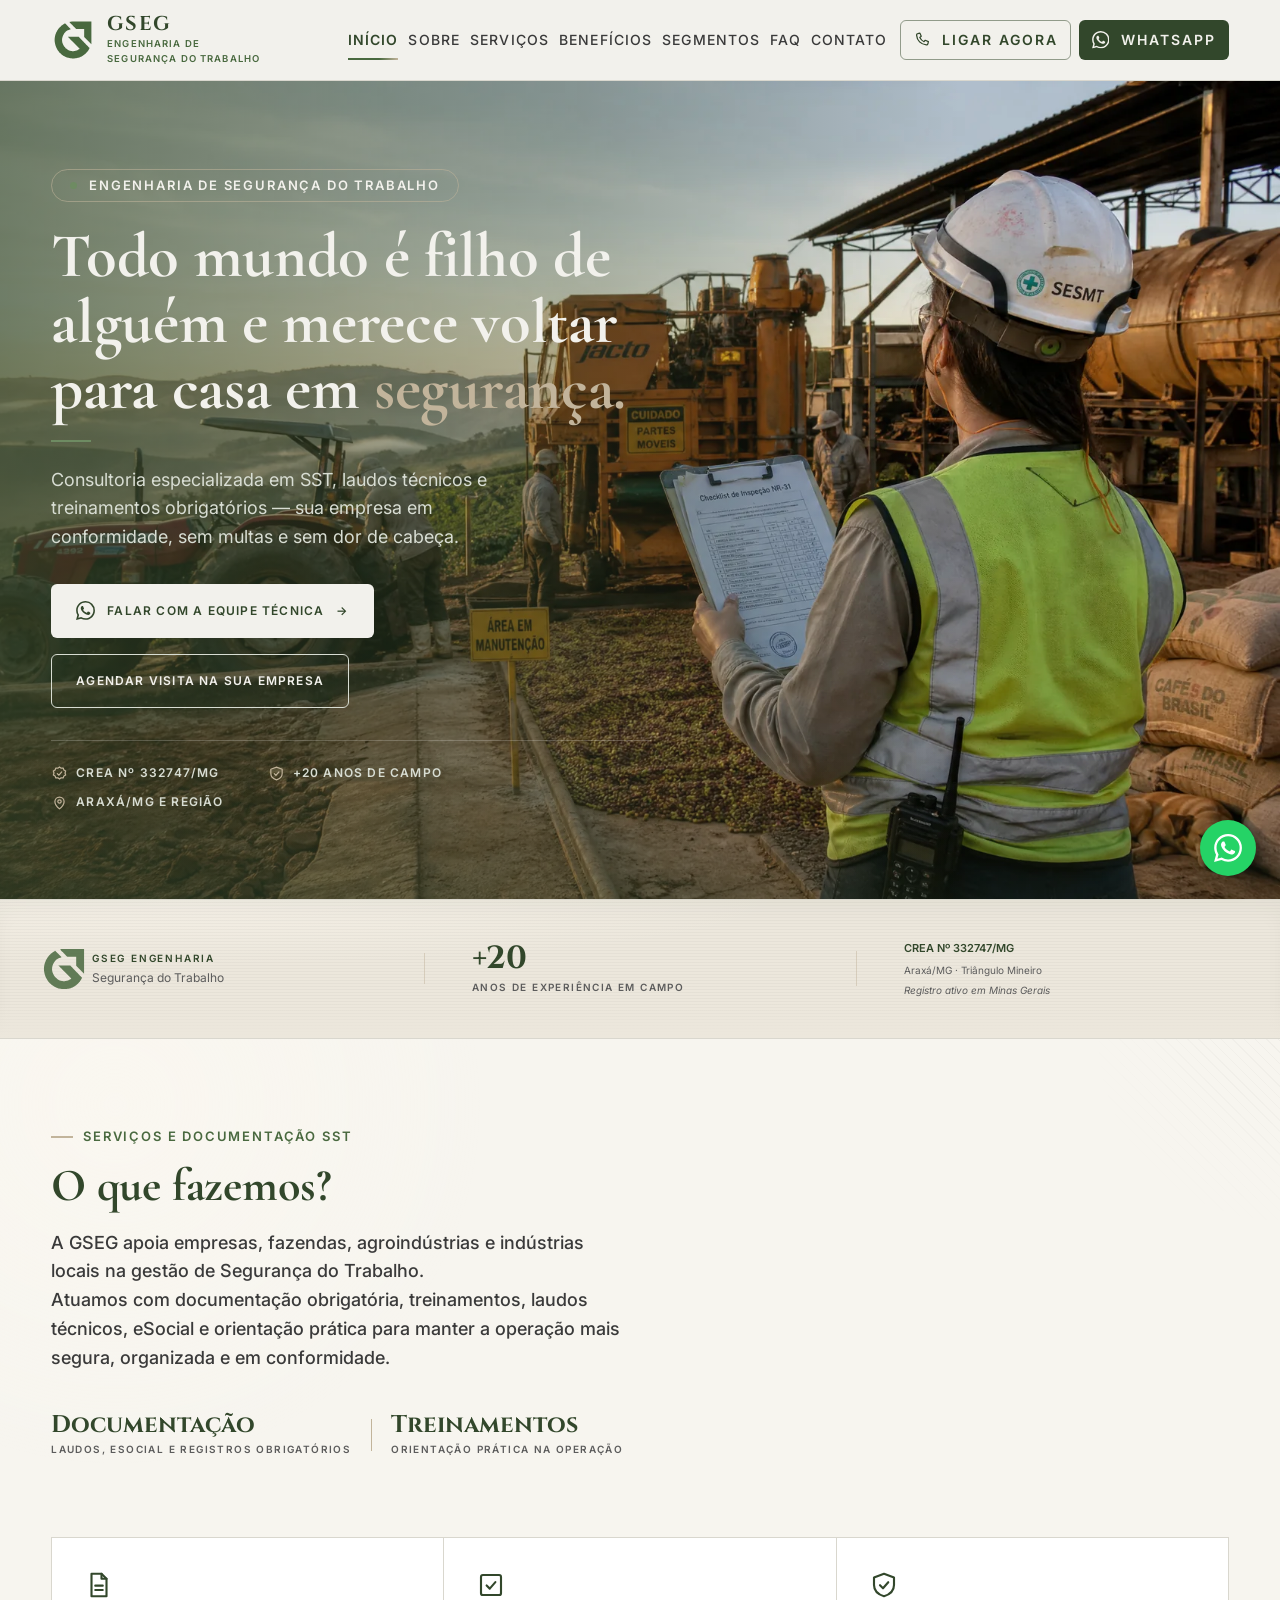
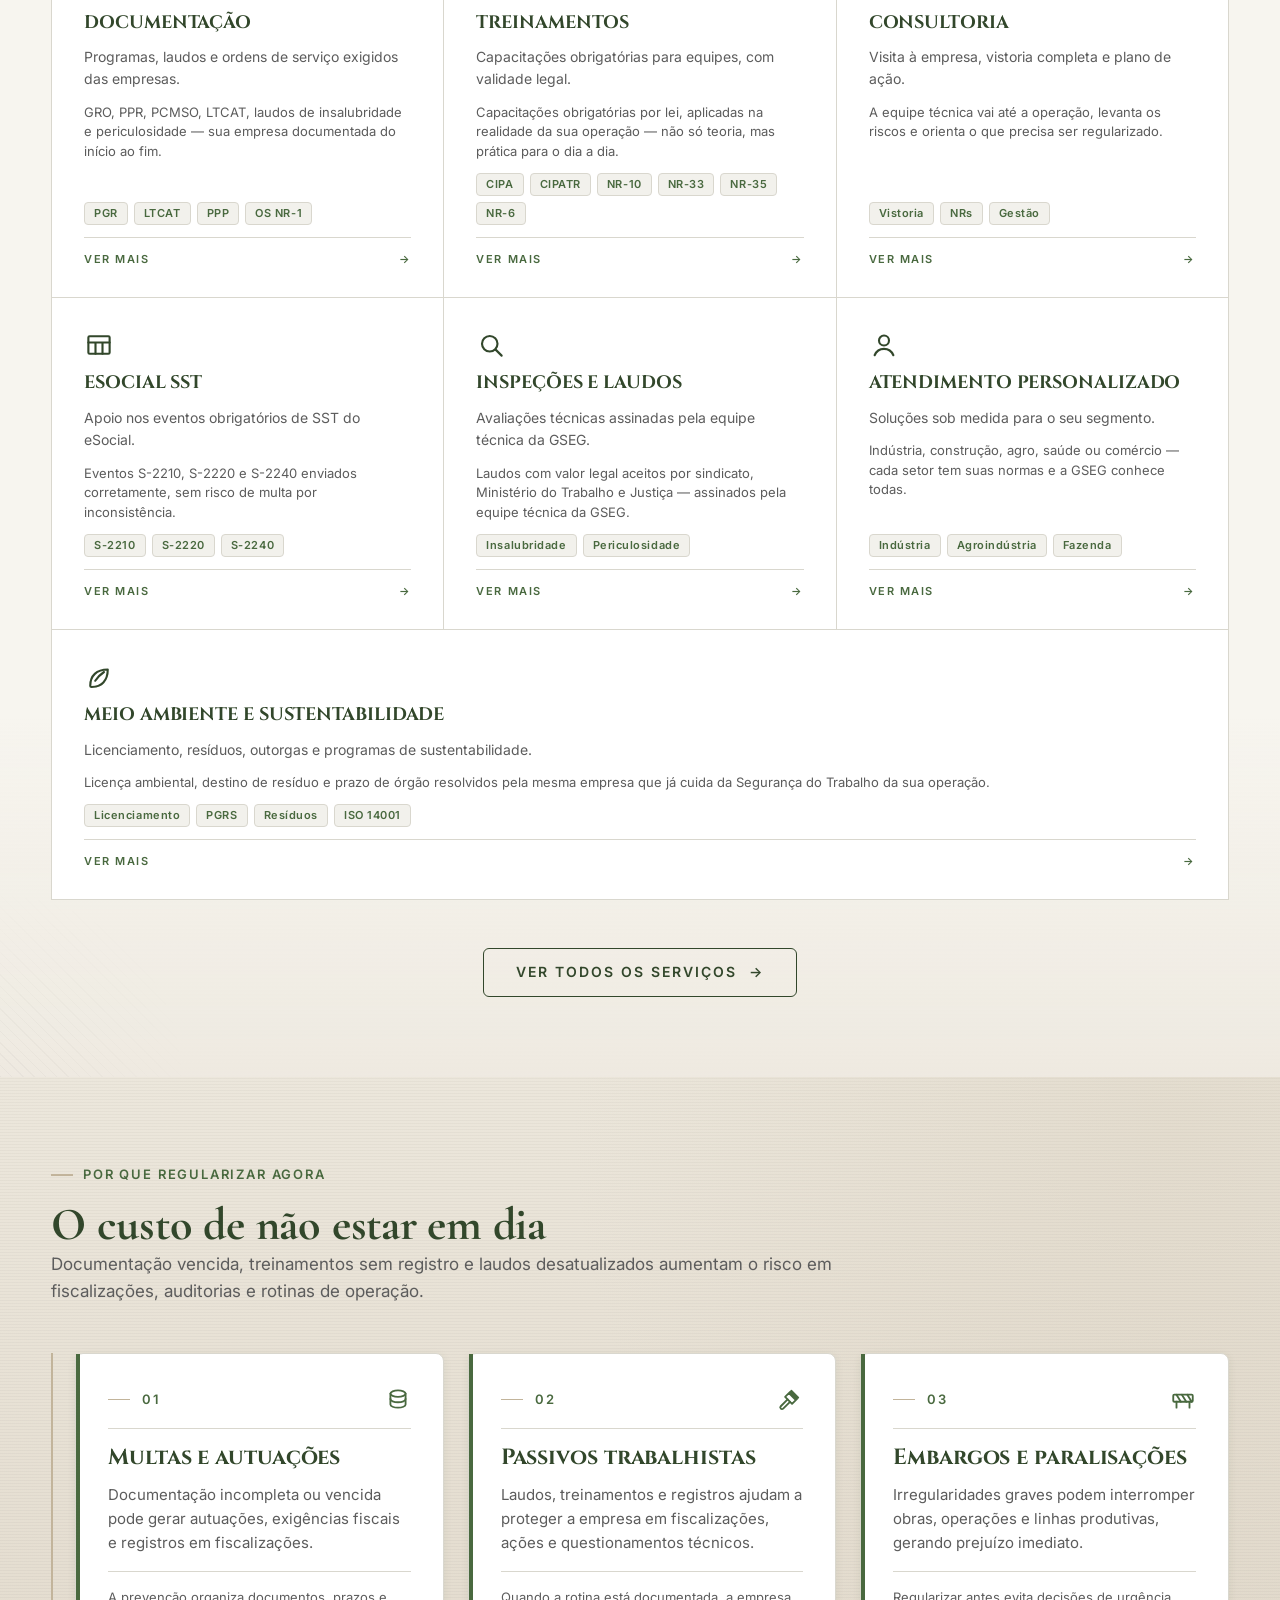
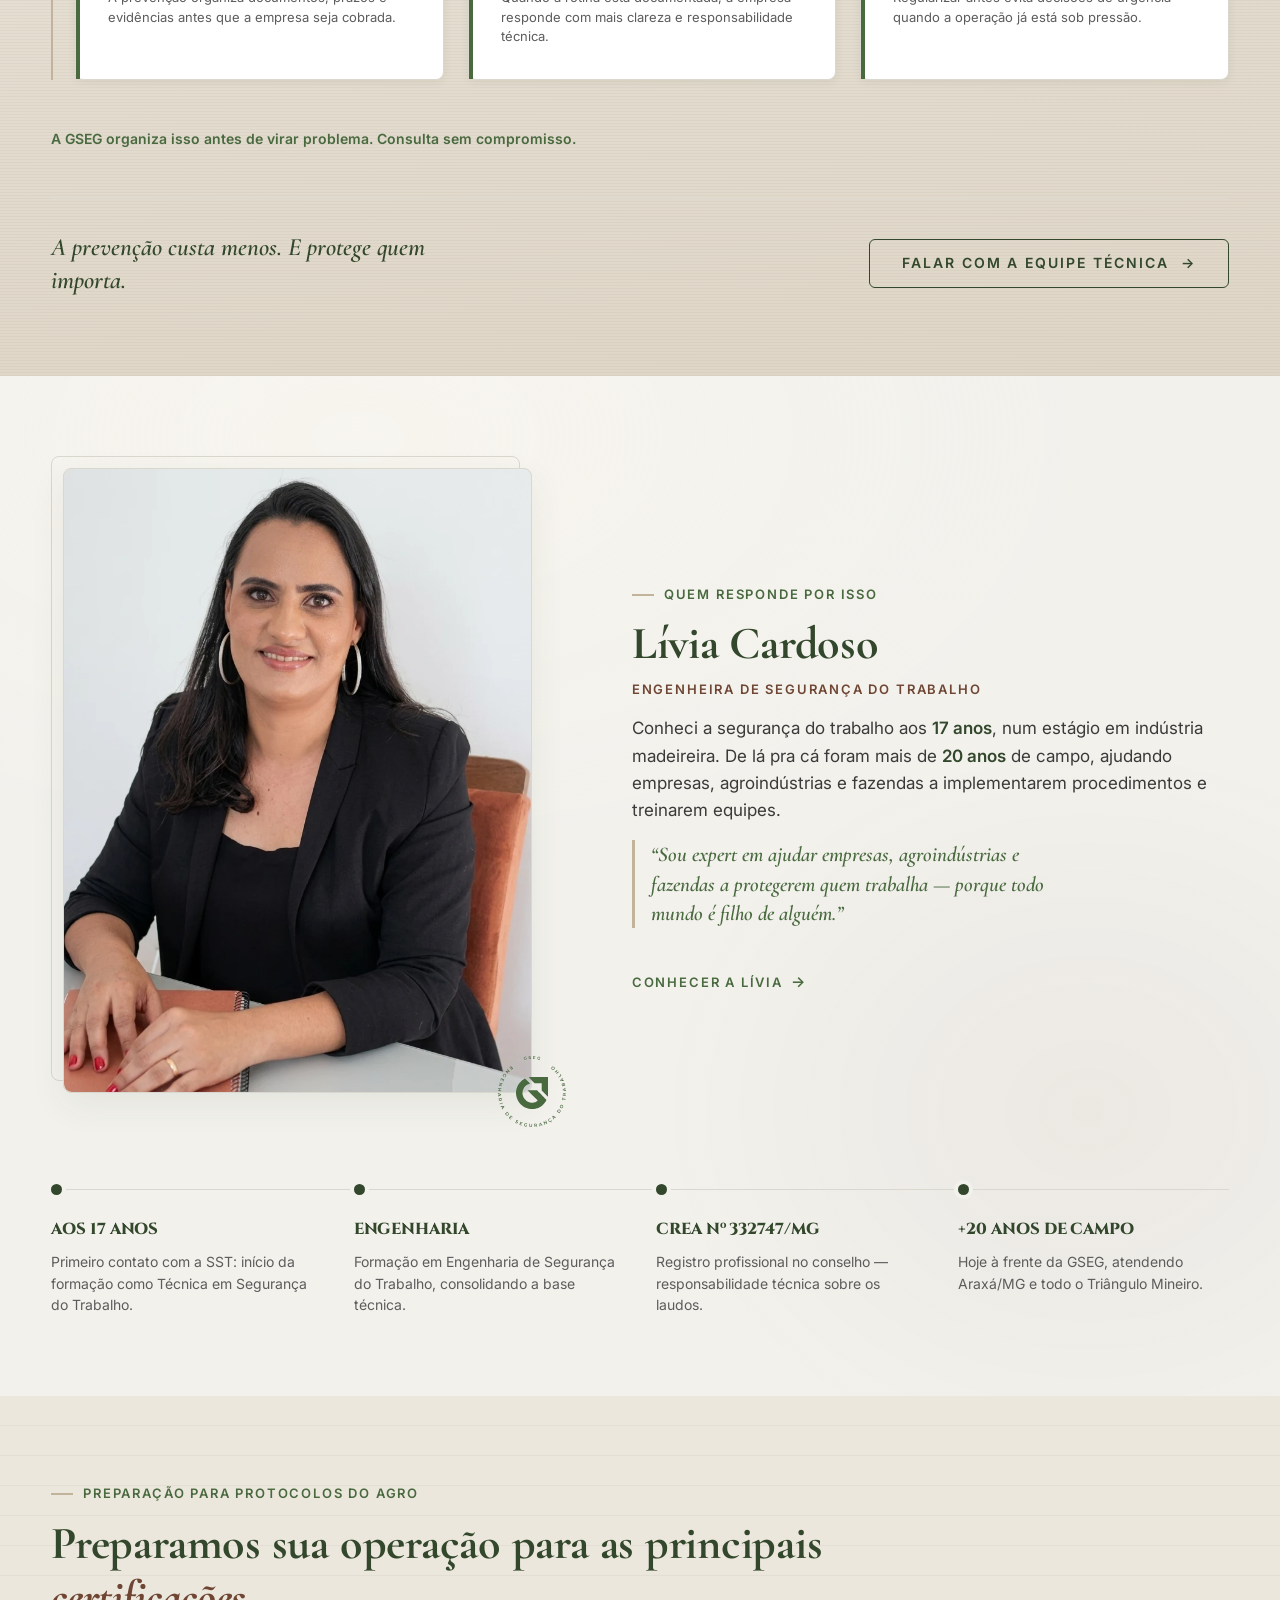
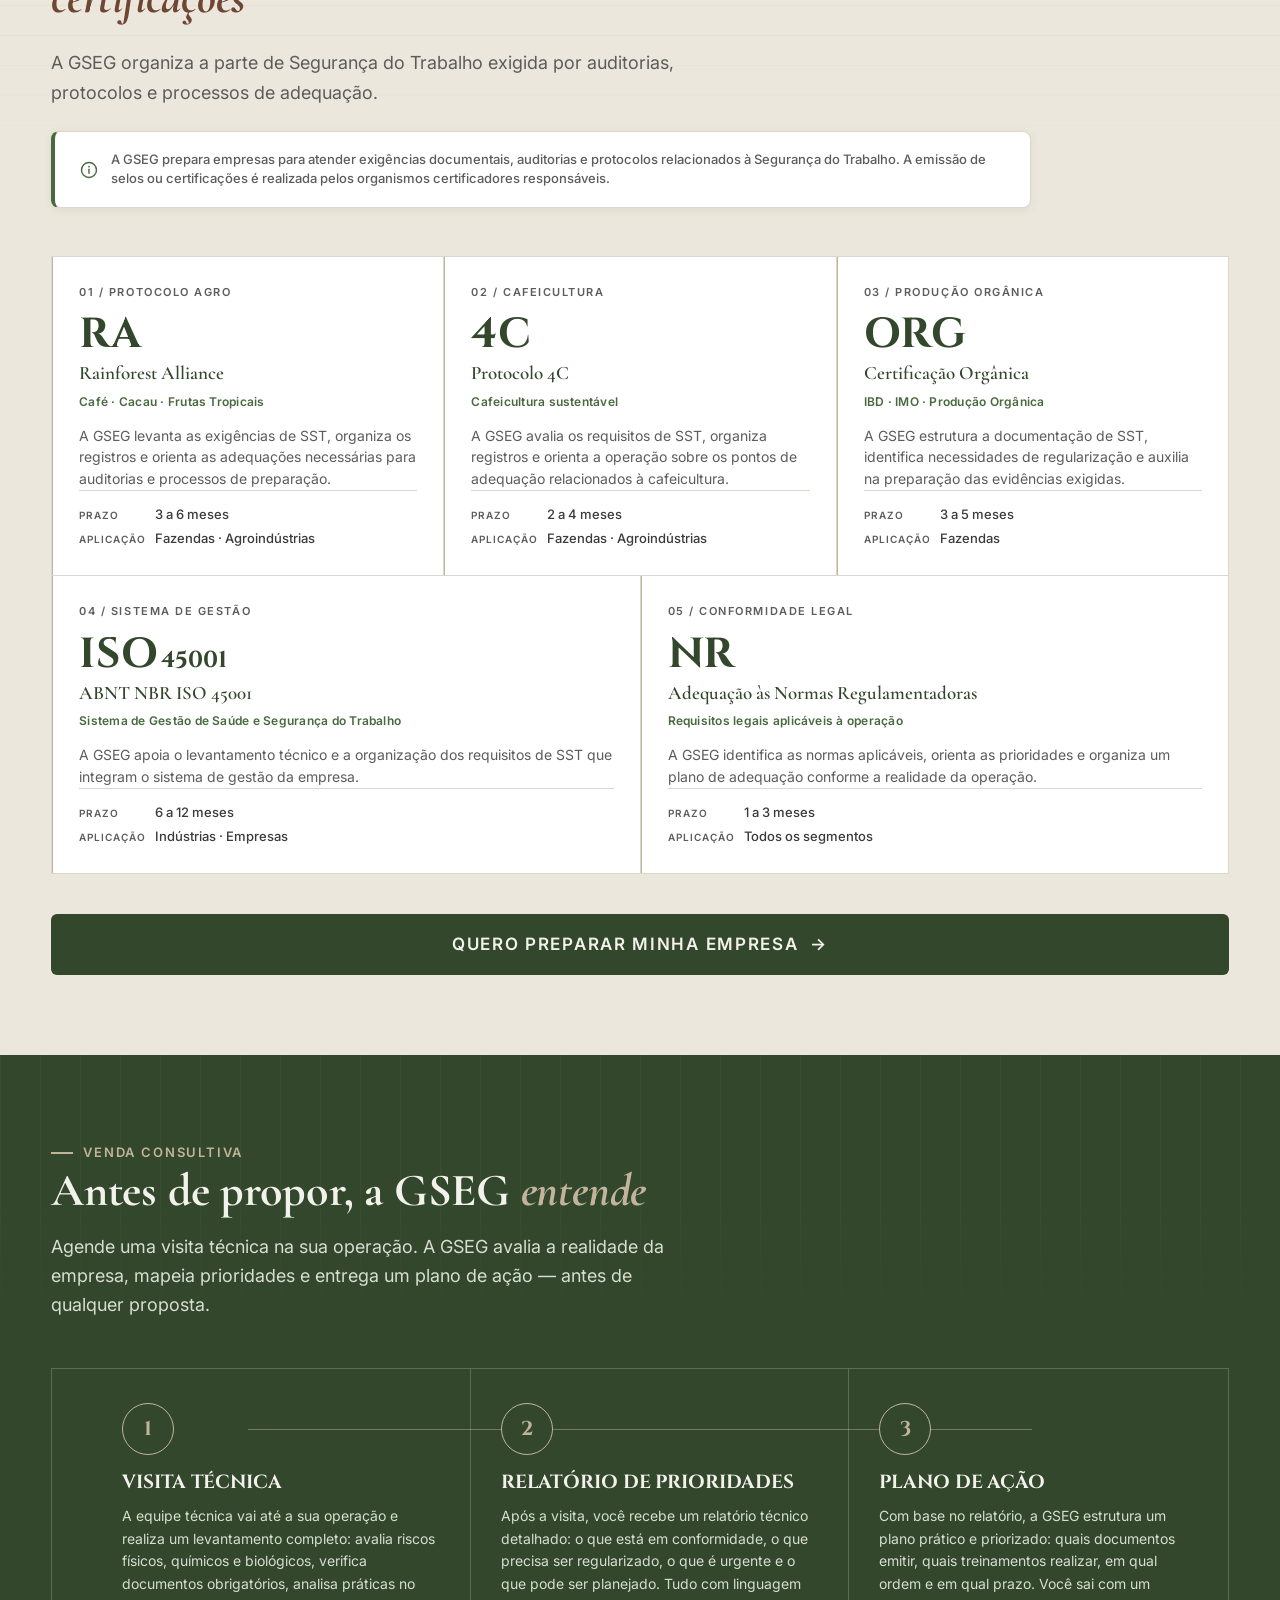
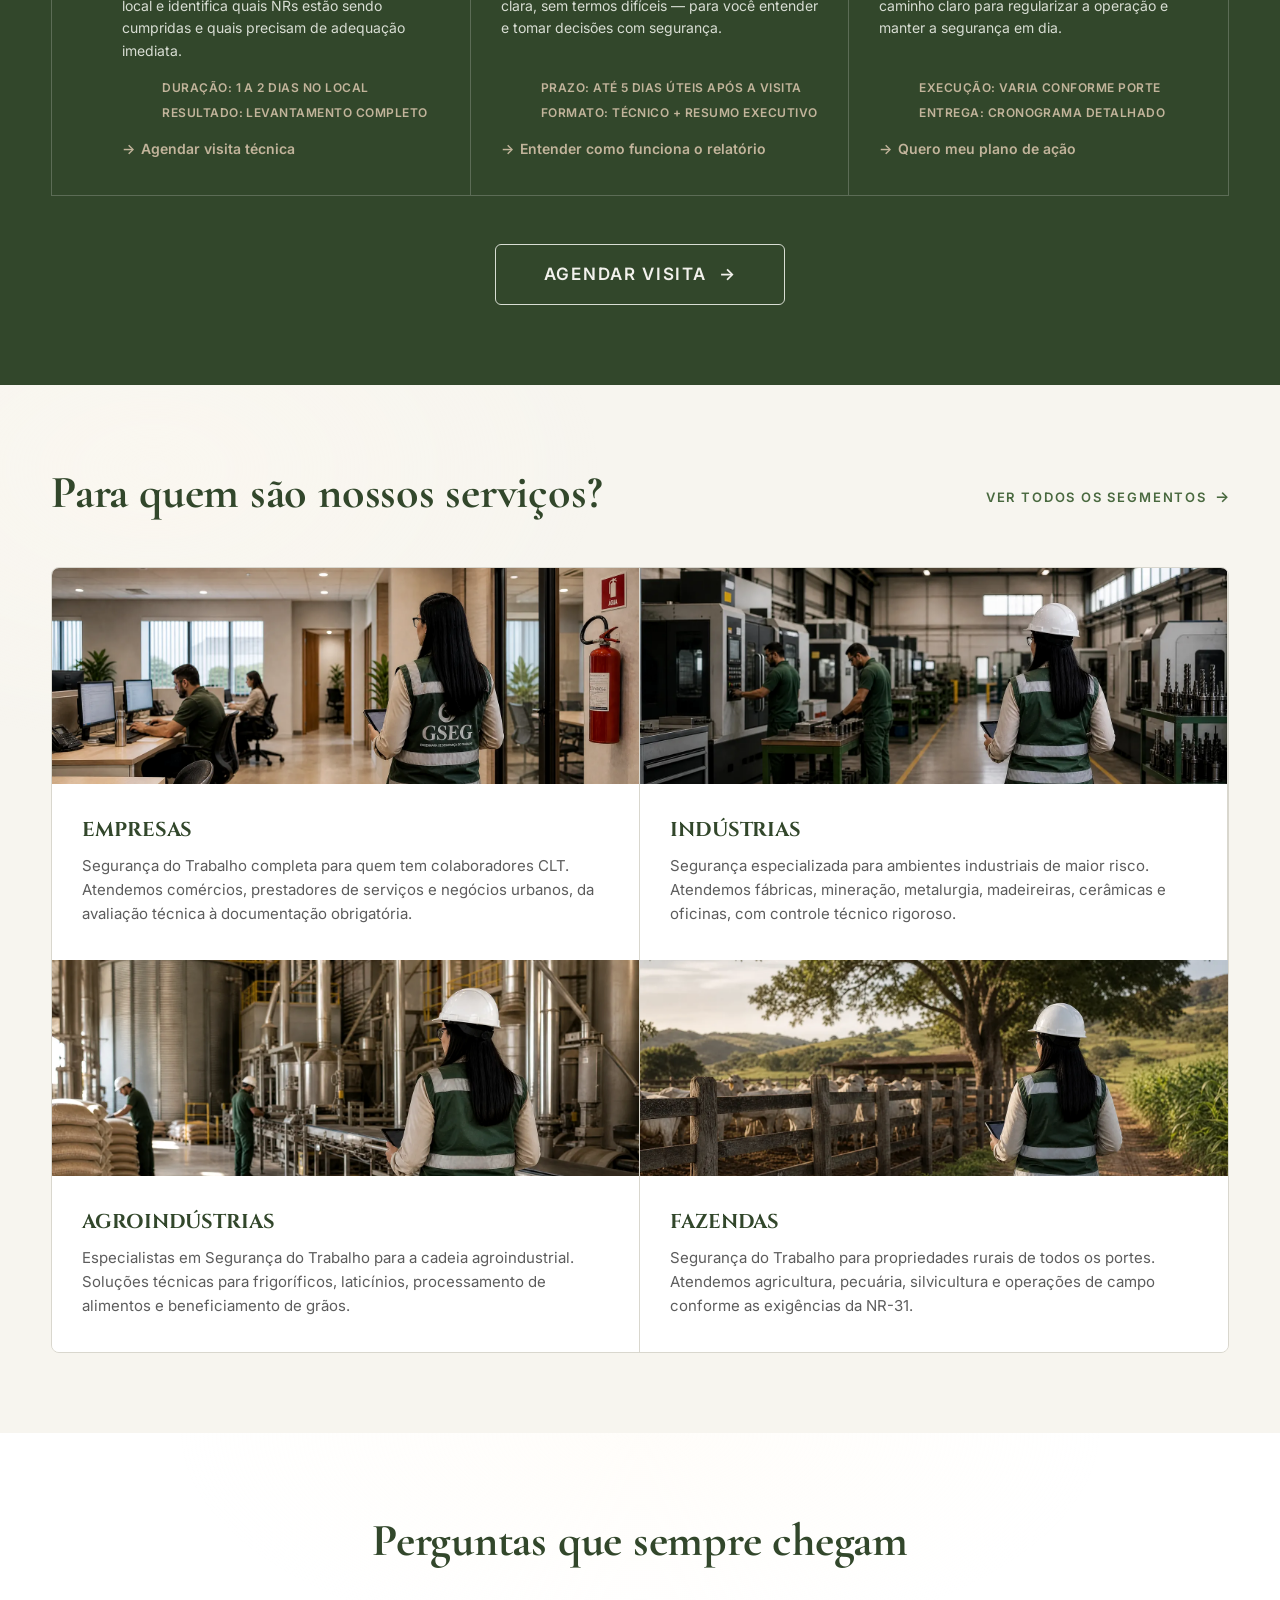
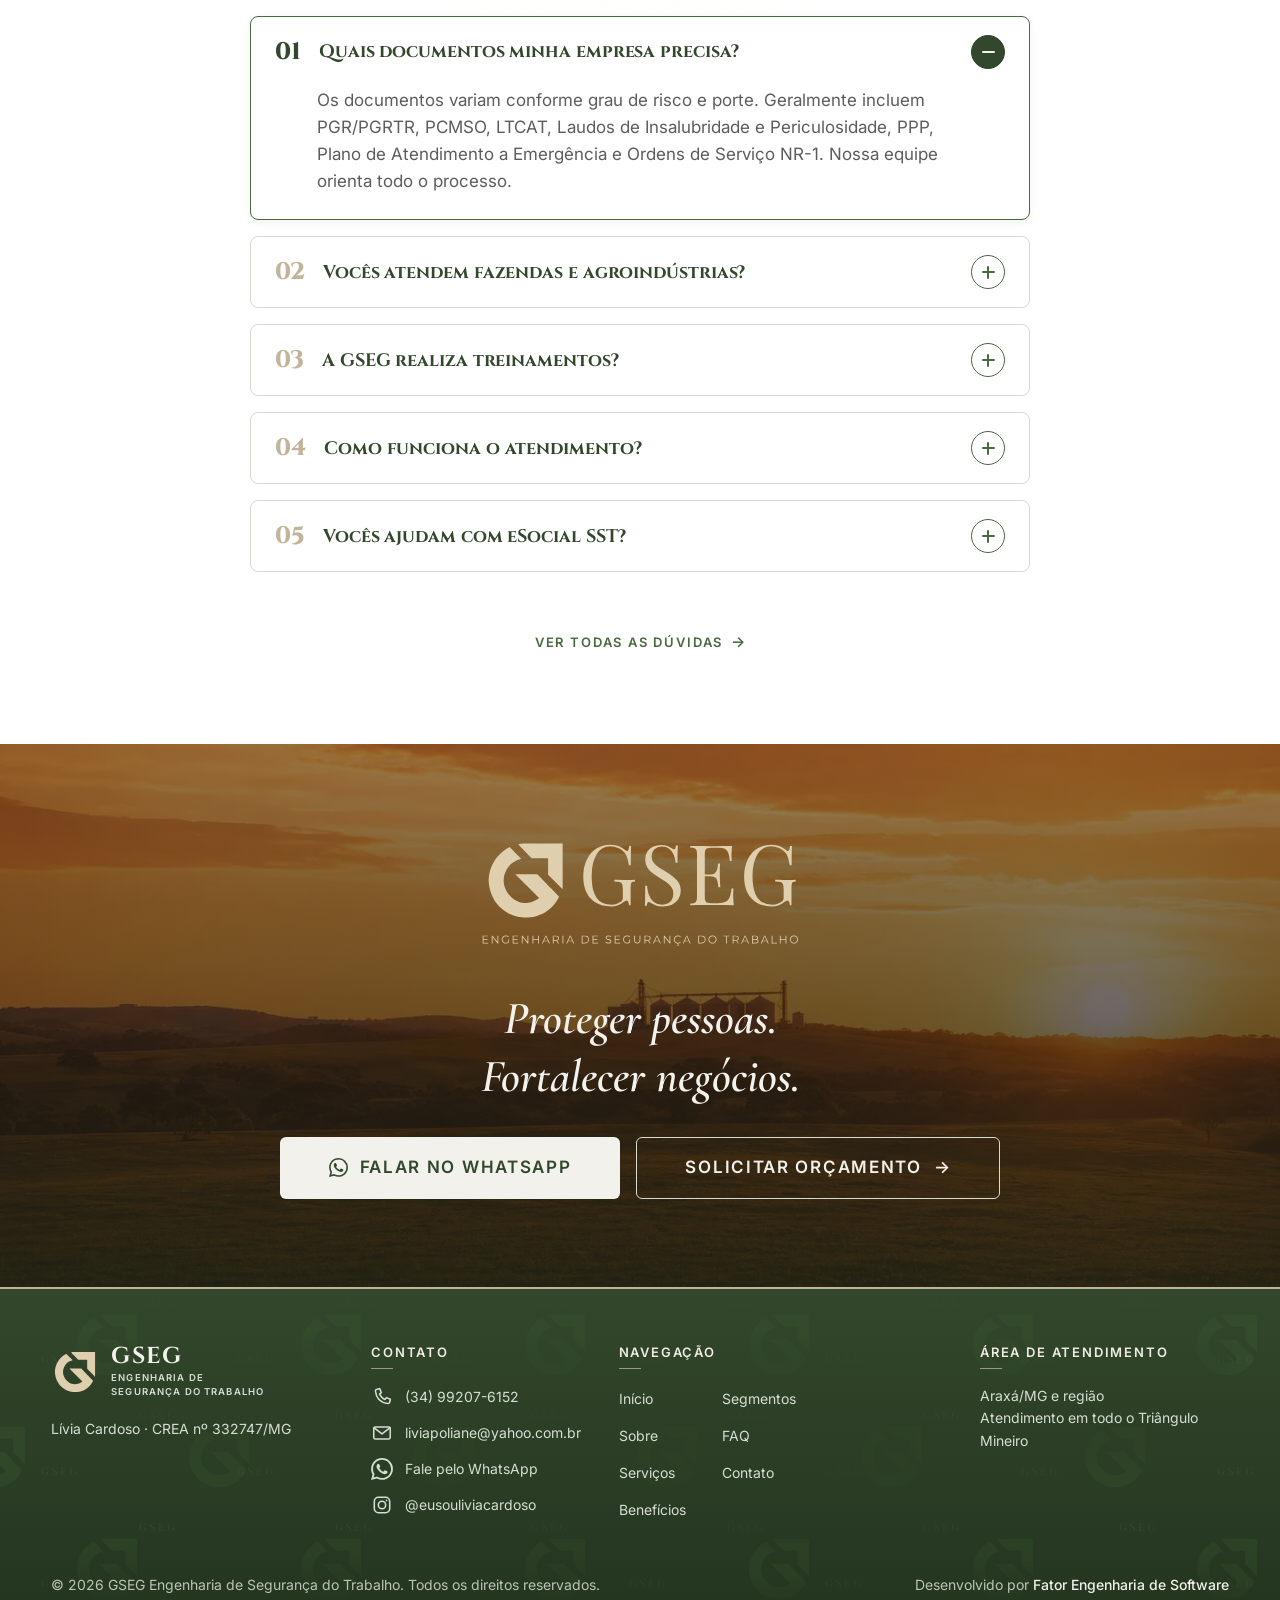
<file: index.html>
<!DOCTYPE html>
<html lang="pt-BR">
<head>
  <meta charset="UTF-8">
  <meta name="robots" content="noindex, nofollow">
  <meta name="viewport" content="width=device-width, initial-scale=1.0">
  <link rel="preload" as="image" href="assets/images/hero-livia.webp" fetchpriority="high">

  <title>GSEG | Engenharia de Segurança do Trabalho em Araxá/MG</title>
  <meta name="description" content="Consultoria, documentação e treinamentos em Segurança do Trabalho (SST) em Araxá/MG e região. +20 anos protegendo pessoas e fortalecendo negócios. CREA 332747/MG.">
  <meta name="robots" content="noindex, nofollow">
  <link rel="canonical" href="https://www.gsegengenharia.com.br/index.html">

  <!-- Open Graph -->
  <meta property="og:type" content="website">
  <meta property="og:title" content="GSEG | Engenharia de Segurança do Trabalho">
  <meta property="og:description" content="Consultoria, documentação e treinamentos em SST em Araxá/MG e região. +20 anos protegendo pessoas e fortalecendo negócios.">
  <meta property="og:image" content="https://www.gsegengenharia.com.br/assets/icons/favicon-256.png">
  <meta property="og:url" content="https://www.gsegengenharia.com.br/index.html">
  <meta property="og:locale" content="pt_BR">
  <meta property="og:site_name" content="GSEG Engenharia de Segurança do Trabalho">

  <!-- Schema.org -->
  <script type="application/ld+json">
  {
    "@context": "https://schema.org",
    "@type": "ProfessionalService",
    "name": "GSEG Engenharia de Segurança do Trabalho",
    "description": "Consultoria em Saúde e Segurança do Trabalho (SST) em Araxá/MG e região: documentação, treinamentos, laudos e apoio ao eSocial SST.",
    "url": "https://www.gsegengenharia.com.br/",
    "image": "https://www.gsegengenharia.com.br/assets/icons/favicon-256.png",
    "address": {
      "@type": "PostalAddress",
      "addressLocality": "Araxá",
      "addressRegion": "MG",
      "addressCountry": "BR"
    },
    "telephone": "+55-34-99207-6152",
    "email": "liviapoliane@yahoo.com.br",
    "areaServed": "Araxá e região, Triângulo Mineiro, Minas Gerais",
    "knowsAbout": ["PGR", "LTCAT", "PCMSO", "PPP", "OS NR-1", "Treinamento NR-10", "NR-33", "NR-35", "CIPA", "eSocial SST", "Insalubridade", "Periculosidade"],
    "founder": {
      "@type": "Person",
      "name": "Lívia Cardoso",
      "jobTitle": "Engenheira de Segurança do Trabalho",
      "identifier": "CREA 332747/MG"
    },
    "slogan": "Proteger pessoas. Fortalecer negócios."
  }
  </script>

  <!-- Favicon -->
  <link rel="icon" type="image/svg+xml" href="assets/icons/favicon.svg">
  <link rel="icon" type="image/png" sizes="256x256" href="assets/icons/favicon-256.png">
  <link rel="apple-touch-icon" href="assets/icons/favicon-256.png">

  <!-- Fontes (Google Fonts, display=swap) — Cinzel (logo/selo) · Cormorant Garamond (display serif + itálico) · Inter (corpo/UI) -->
  <link rel="preconnect" href="https://fonts.googleapis.com">
  <link rel="preconnect" href="https://fonts.gstatic.com" crossorigin>
  <link rel="preload" as="style" href="https://fonts.googleapis.com/css2?family=Cinzel:wght@600;700&family=Cormorant+Garamond:ital,wght@0,600;0,700;1,600;1,700&family=Inter:wght@400;500;600;700;800&display=swap">
  <link rel="stylesheet" href="https://fonts.googleapis.com/css2?family=Cinzel:wght@600;700&family=Cormorant+Garamond:ital,wght@0,600;0,700;1,600;1,700&family=Inter:wght@400;500;600;700;800&display=swap" media="print" onload="this.media='all'">
  <noscript><link rel="stylesheet" href="https://fonts.googleapis.com/css2?family=Cinzel:wght@600;700&family=Cormorant+Garamond:ital,wght@0,600;0,700;1,600;1,700&family=Inter:wght@400;500;600;700;800&display=swap"></noscript>

  <!-- CSS -->
  <link rel="stylesheet" href="css/variaveis_LUCAS.css">
  <link rel="stylesheet" href="css/reset.css">
  <link rel="stylesheet" href="css/global.css?v=20261012-t4">
  <link rel="stylesheet" href="css/refinamento-tokens.css">
  <link rel="stylesheet" href="css/inicio.css">
  <link rel="stylesheet" href="css/refinamento-home.css">
</head>
<body>
  <a href="#conteudo-principal" class="skip-link">Ir para o conteúdo principal</a>

  <!-- ============ BIBLIOTECA DE ÍCONES (SVG inline — perf: sem requisição externa) ============ -->
  <svg width="0" height="0" style="position:absolute" aria-hidden="true" focusable="false">
    <defs>
      <symbol id="i-shield-check" viewBox="0 0 24 24"><path d="M12 3l8 3v6c0 4.5-3.5 7.6-8 9-4.5-1.4-8-4.5-8-9V6l8-3z"/><path d="M8.8 12.2l2.4 2.4 4.2-4.8"/></symbol>
      <symbol id="i-seal-check" viewBox="0 0 24 24"><path d="M12 2.8l2.3 1.7 2.9-.2 1 2.7 2.5 1.5-.9 2.8.9 2.8-2.5 1.5-1 2.7-2.9-.2-2.3 1.7-2.3-1.7-2.9.2-1-2.7-2.5-1.5.9-2.8-.9-2.8 2.5-1.5 1-2.7 2.9.2L12 2.8z"/><path d="M8.9 12.1l2.3 2.3 4-4.6"/></symbol>
      <symbol id="i-file-text" viewBox="0 0 24 24"><path d="M14 3H6v18h12V7l-4-4z"/><path d="M14 3v4h4"/><path d="M9 12.5h6M9 16h6"/></symbol>
      <symbol id="i-check-square" viewBox="0 0 24 24"><rect x="4" y="4" width="16" height="16" rx="1.5"/><path d="M8.5 12.4l2.5 2.5 4.5-5.2"/></symbol>
      <symbol id="i-table" viewBox="0 0 24 24"><rect x="3.5" y="5" width="17" height="14" rx="1"/><path d="M3.5 10h17M9.2 10v9M14.8 10v9"/></symbol>
      <symbol id="i-magnifier" viewBox="0 0 24 24"><circle cx="11" cy="11" r="6.2"/><path d="M15.7 15.7L20.5 20.5"/></symbol>
      <symbol id="i-user" viewBox="0 0 24 24"><circle cx="12" cy="8.4" r="4"/><path d="M4.5 20.2c1.5-3.6 4.2-5.1 7.5-5.1s6 1.5 7.5 5.1"/></symbol>
      <symbol id="i-coins" viewBox="0 0 24 24"><ellipse cx="12" cy="7" rx="7" ry="3"/><path d="M5 7v5c0 1.7 3.1 3 7 3s7-1.3 7-3V7"/><path d="M5 12v5c0 1.7 3.1 3 7 3s7-1.3 7-3v-5"/></symbol>
      <symbol id="i-gavel" viewBox="0 0 24 24"><path d="M13.2 4.4l6.4 6.4M11 6.6l6.4 6.4M12.1 5.5l-4.6 4.6 6.4 6.4 4.6-4.6z"/><path d="M9.8 12.4L3.5 18.7c-.6.6-.6 1.6 0 2.2.6.6 1.6.6 2.2 0l6.3-6.3"/></symbol>
      <symbol id="i-barricade" viewBox="0 0 24 24"><rect x="3" y="8" width="18" height="6.5" rx="1"/><path d="M6 8l4 6.5M11 8l4 6.5M16 8l4 6.5"/><path d="M6 14.5V20M18 14.5V20"/></symbol>
      <symbol id="i-camera" viewBox="0 0 24 24"><path d="M4 7.5h3.2L9 5h6l1.8 2.5H20V19H4V7.5z"/><circle cx="12" cy="13" r="3.4"/></symbol>
      <symbol id="i-building" viewBox="0 0 24 24"><rect x="5" y="4" width="14" height="16.5" rx="1"/><path d="M3.5 20.5h17"/><path d="M9 8h2M13 8h2M9 11.5h2M13 11.5h2M9 15h2M13 15h2"/></symbol>
      <symbol id="i-map-pin" viewBox="0 0 24 24"><path d="M12 21s-6.5-5.4-6.5-10.2a6.5 6.5 0 1113 0C18.5 15.6 12 21 12 21z"/><circle cx="12" cy="10.6" r="2.4"/></symbol>
      <symbol id="i-phone" viewBox="0 0 24 24"><path d="M6.5 3.6l3-.7 1.8 4.3-2 1.7a12.6 12.6 0 005.8 5.8l1.7-2 4.3 1.8-.7 3c-.2 1-1.1 1.7-2.1 1.6C10.8 18.5 5.5 13.2 4.9 5.7c-.1-1 .6-1.9 1.6-2.1z"/></symbol>
      <symbol id="i-envelope" viewBox="0 0 24 24"><rect x="3" y="5.5" width="18" height="13" rx="1.5"/><path d="M3.5 6.5L12 13l8.5-6.5"/></symbol>
      <symbol id="i-leaf" viewBox="0 0 24 24"><path d="M5 19c0-8 5-13 14-13 0 9-5 14-13 14-1 0-1-1-1-1z"/><path d="M9 15c2-3 4-5 7-7"/></symbol>
      <symbol id="i-info" viewBox="0 0 24 24"><circle cx="12" cy="12" r="9"/><path d="M12 11v5"/><circle cx="12" cy="8" r="1" fill="currentColor" stroke="none"/></symbol>
      <symbol id="i-whatsapp" viewBox="0 0 24 24"><path fill="currentColor" stroke="none" d="M17.472 14.382c-.297-.149-1.758-.867-2.03-.967-.273-.099-.471-.148-.67.15-.197.297-.767.966-.94 1.164-.173.199-.347.223-.644.075-.297-.15-1.255-.463-2.39-1.475-.883-.788-1.48-1.761-1.653-2.059-.173-.297-.018-.458.13-.606.134-.133.298-.347.446-.52.149-.174.198-.298.298-.497.099-.198.05-.371-.025-.52-.075-.149-.669-1.612-.916-2.207-.242-.579-.487-.5-.669-.51-.173-.008-.371-.01-.57-.01-.198 0-.52.074-.792.372-.272.297-1.04 1.016-1.04 2.479 0 1.462 1.065 2.875 1.213 3.074.149.198 2.096 3.2 5.077 4.487.709.306 1.262.489 1.694.625.712.227 1.36.195 1.871.118.571-.085 1.758-.719 2.006-1.413.248-.694.248-1.289.173-1.413-.074-.124-.272-.198-.57-.347m-5.421 7.403h-.004a9.87 9.87 0 01-5.031-1.378l-.361-.214-3.741.982.998-3.648-.235-.374a9.86 9.86 0 01-1.51-5.26c.001-5.45 4.436-9.884 9.888-9.884 2.64 0 5.122 1.03 6.988 2.898a9.825 9.825 0 012.893 6.994c-.003 5.45-4.437 9.884-9.885 9.884m8.413-18.297A11.815 11.815 0 0012.05 0C5.495 0 .16 5.335.157 11.892c0 2.096.547 4.142 1.588 5.945L.057 24l6.305-1.654a11.882 11.882 0 005.683 1.448h.005c6.554 0 11.89-5.335 11.893-11.893a11.821 11.821 0 00-3.48-8.413Z"/></symbol>
      <symbol id="i-arrow-right" viewBox="0 0 24 24"><path d="M5 12h14M13 6l6 6-6 6"/></symbol>
      <!-- Segmentos (S8) e certificações (S6) — ícones técnicos de linha -->
      <symbol id="i-fabrica" viewBox="0 0 24 24"><path d="M3 21V10l6 3.5V10l6 3.5V6h6v15z"/><path d="M18 6V3.2h-1.8"/><path d="M6.4 17.4h2.6M13.4 17.4h2.6"/></symbol>
      <symbol id="i-agro" viewBox="0 0 24 24"><path d="M12 21V8"/><path d="M12 11.4C9.4 11.4 7.8 9.8 7.8 7.2 10.4 7.2 12 8.8 12 11.4z"/><path d="M12 11.4c2.6 0 4.2-1.6 4.2-4.2C13.6 7.2 12 8.8 12 11.4z"/><path d="M12 8c0-2 1.2-3.4 3.2-3.4C15.2 6.6 14 8 12 8z"/><path d="M5 21h14"/></symbol>
      <symbol id="i-fazenda" viewBox="0 0 24 24"><path d="M16.6 3.2a2.7 2.7 0 0 1 0 5.4"/><path d="M21.4 3.6l-1 .8M23 6h-1.3M21.4 8.4l-1-.8"/><path d="M2.5 13.6c3-3 6-3 9 0s6 3 9 0"/><path d="M5 21v-6.2M9.5 21v-6.2M14 21v-6.2"/><path d="M3.4 16.4h12.2M3.4 18.8h12.2"/></symbol>
      <symbol id="i-cycle" viewBox="0 0 24 24"><path d="M4.6 9.2A8 8 0 0 1 18 6.4"/><path d="M19.4 14.8A8 8 0 0 1 6 17.6"/><path d="M18 3.4V7h-3.6M6 20.6V17h3.6"/></symbol>
      <symbol id="i-sprout" viewBox="0 0 24 24"><path d="M12 21v-9"/><path d="M12 12C12 9 9.8 7 6.8 7c0 3 2 5 5.2 5z"/><path d="M12 12c0-3 2.2-5 5.2-5 0 3-2 5-5.2 5z"/><path d="M7 21h10"/></symbol>
      <symbol id="i-instagram" viewBox="0 0 24 24"><rect x="3.6" y="3.6" width="16.8" height="16.8" rx="4.6"/><circle cx="12" cy="12" r="4"/><circle cx="17" cy="7" r="1" fill="currentColor" stroke="none"/></symbol>
      <symbol id="i-plus" viewBox="0 0 24 24"><path d="M12 5v14M5 12h14"/></symbol>
      <symbol id="i-minus" viewBox="0 0 24 24"><path d="M5 12h14"/></symbol>
      <symbol id="i-quotes" viewBox="0 0 24 24"><path d="M9.2 8.5C7.4 9 6.2 10.5 6.2 12.4c0 1.7 1.2 2.9 2.8 2.9.3 0 .6 0 .8-.1-.3 1.1-1.2 1.9-2.2 2.3M18 8.5c-1.8.5-3 2-3 3.9 0 1.7 1.2 2.9 2.8 2.9.3 0 .6 0 .8-.1-.3 1.1-1.2 1.9-2.2 2.3"/></symbol>
    </defs>
  </svg>

  <!-- ========================= CABEÇALHO (STICKY · 6 itens) ========================= -->
  <header class="cabecalho" id="cabecalho">
    <div class="container cabecalho__inner">
      <a class="logo" href="index.html" aria-label="GSEG — Engenharia de Segurança do Trabalho, página inicial">
        <!-- Símbolo "G" — vetor oficial da cliente (assets/brand/simbolo.svg · ERRO #001: usado como está) -->
        <img class="logo__simbolo" src="assets/brand/simbolo.svg" alt="" width="44" height="44">
        <span class="logo__texto">
          <span class="logo__nome">GSEG</span>
          <span class="logo__descritor">Engenharia de<br>Segurança do Trabalho</span>
        </span>
      </a>

      <nav class="nav" aria-label="Menu principal">
        <ul class="nav__lista">
          <li><a class="nav__link" href="index.html" aria-current="page">Início</a></li>
          <li><a class="nav__link" href="sobre.html">Sobre</a></li>
          <li><a class="nav__link" href="servicos.html">Serviços</a></li>
          <li><a class="nav__link" href="beneficios.html">Benefícios</a></li>
          <li><a class="nav__link" href="segmentos.html">Segmentos</a></li>
          <li><a class="nav__link" href="faq.html">FAQ</a></li>
          <li><a class="nav__link" href="contato.html">Contato</a></li>
        </ul>
      </nav>

      <div class="cabecalho__acoes">
        <a class="btn btn--outline btn--sm" href="tel:+5534992076152"><svg class="icone icone--sm" aria-hidden="true" focusable="false"><use href="#i-phone"/></svg> Ligar agora</a>
        <a class="btn btn--primary btn--sm" href="https://wa.me/5534992076152?text=Ol%C3%A1!%20Vim%20pelo%20site%20da%20GSEG%20e%20preciso%20de%20um%20or%C3%A7amento." target="_blank" rel="noopener noreferrer">
          <svg class="icone icone--sm icone--fill" aria-hidden="true" focusable="false"><use href="#i-whatsapp"/></svg> WhatsApp
        </a>
      </div>

      <button class="hamburguer" id="btn-menu" aria-label="Abrir menu" aria-expanded="false" aria-controls="menu-mobile">
        <span></span><span></span><span></span>
      </button>
    </div>
  </header>

  <!-- ===================== MENU OFF-CANVAS (mobile · 6 itens) ===================== -->
  <div class="menu-mobile" id="menu-mobile">
    <div class="menu-mobile__overlay" data-fechar-menu></div>
    <nav class="menu-mobile__painel" aria-label="Menu principal">
      <div class="menu-mobile__topo">
        <a class="menu-mobile__logo" href="index.html" aria-label="GSEG — Engenharia de Segurança do Trabalho, página inicial">
          <img class="logo__simbolo" src="assets/brand/simbolo-claro.svg" alt="" width="34" height="34">
          <span class="logo__texto">
            <span class="logo__nome">GSEG</span>
            <span class="logo__descritor">Engenharia de<br>Segurança do Trabalho</span>
          </span>
        </a>
        <button class="menu-mobile__fechar" data-fechar-menu aria-label="Fechar menu">
          <span aria-hidden="true">&times;</span>
        </button>
      </div>
      <p class="menu-mobile__kicker">Menu principal</p>
      <ul class="menu-mobile__lista">
        <li class="menu-mobile__item"><a class="menu-mobile__link" href="index.html" aria-current="page">Início <svg class="seta" aria-hidden="true" focusable="false"><use href="#i-arrow-right"/></svg></a></li>
        <li class="menu-mobile__item"><a class="menu-mobile__link" href="sobre.html">Sobre <svg class="seta" aria-hidden="true" focusable="false"><use href="#i-arrow-right"/></svg></a></li>
        <li class="menu-mobile__item"><a class="menu-mobile__link" href="servicos.html">Serviços <svg class="seta" aria-hidden="true" focusable="false"><use href="#i-arrow-right"/></svg></a></li>
        <li class="menu-mobile__item"><a class="menu-mobile__link" href="beneficios.html">Benefícios <svg class="seta" aria-hidden="true" focusable="false"><use href="#i-arrow-right"/></svg></a></li>
        <li class="menu-mobile__item"><a class="menu-mobile__link" href="segmentos.html">Segmentos <svg class="seta" aria-hidden="true" focusable="false"><use href="#i-arrow-right"/></svg></a></li>
        <li class="menu-mobile__item"><a class="menu-mobile__link" href="faq.html">FAQ <svg class="seta" aria-hidden="true" focusable="false"><use href="#i-arrow-right"/></svg></a></li>
        <li class="menu-mobile__item"><a class="menu-mobile__link" href="contato.html">Contato <svg class="seta" aria-hidden="true" focusable="false"><use href="#i-arrow-right"/></svg></a></li>
      </ul>
      <div class="menu-mobile__acoes">
        <a class="btn btn--light-outline btn--full" href="tel:+5534992076152"><svg class="icone icone--sm" aria-hidden="true" focusable="false"><use href="#i-phone"/></svg> Ligar agora</a>
        <a class="btn btn--light btn--full" href="https://wa.me/5534992076152?text=Ol%C3%A1!%20Vim%20pelo%20site%20da%20GSEG%20e%20preciso%20de%20um%20or%C3%A7amento." target="_blank" rel="noopener noreferrer">
          <svg class="icone icone--sm icone--fill" aria-hidden="true" focusable="false"><use href="#i-whatsapp"/></svg> WhatsApp
        </a>
      </div>
      <p class="menu-mobile__rodape"><svg class="icone" aria-hidden="true" focusable="false"><use href="#i-shield-check"/></svg> <span>Protegemos pessoas.<br>Fortalecemos negócios.</span></p>
    </nav>
  </div>

  <main id="conteudo-principal" data-reveal-sections>

    <!-- ========================= S1 · HERO — emoção acima da dobra ========================= -->
    <section class="hero" aria-labelledby="hero-titulo">
      <div class="container hero__inner">
        <div class="hero__conteudo">
          <span class="hero__badge"><span class="hero__ponto" aria-hidden="true"></span> Engenharia de Segurança do Trabalho</span>
          <h1 class="hero__titulo" id="hero-titulo">Todo mundo é filho de alguém e merece voltar para casa em <span class="destaque">segurança.</span></h1>
          <div class="hero__risco" aria-hidden="true"></div>
          <p class="hero__texto">Consultoria especializada em SST, laudos técnicos e treinamentos obrigatórios — sua empresa em conformidade, sem multas e sem dor de&nbsp;cabeça.</p>
          <div class="hero__ctas">
            <a class="btn btn--light btn--lg btn--wa-icon" href="https://wa.me/5534992076152?text=Ol%C3%A1!%20Vim%20pelo%20site%20da%20GSEG%20e%20preciso%20de%20um%20or%C3%A7amento." target="_blank" rel="noopener noreferrer">
              <svg class="icone icone--fill" aria-hidden="true" focusable="false"><use href="#i-whatsapp"/></svg> Falar com a equipe técnica <span aria-hidden="true">→</span>
            </a>
            <a class="btn btn--light-outline btn--lg" href="https://wa.me/5534992076152?text=Ol%C3%A1!%20Vim%20pelo%20site%20da%20GSEG%20e%20quero%20agendar%20uma%20visita%20na%20minha%20empresa." target="_blank" rel="noopener noreferrer">Agendar visita na sua empresa</a>
          </div>
          <div class="hero__trust">
            <span><svg class="icone" aria-hidden="true" focusable="false"><use href="#i-seal-check"/></svg> CREA Nº 332747/MG</span>
            <span><svg class="icone" aria-hidden="true" focusable="false"><use href="#i-shield-check"/></svg> +20 anos de campo</span>
            <span><svg class="icone" aria-hidden="true" focusable="false"><use href="#i-map-pin"/></svg> Araxá/MG e região</span>
          </div>
        </div>
        <!-- Hero full-bleed: a foto (assets/images/hero-livia.webp) entra como background da .hero via CSS; overlay verde GSEG em .hero::before -->

      </div>
    </section>

    <!-- ========================= S2 · FAIXA DE CREDENCIAIS ========================= -->
    <section class="prova-faixa" aria-label="Credenciais — registro e experiência">
      <div class="prova-faixa__inner">
        <div class="cred-bloco cred-bloco--marca">
          <img class="cred-simbolo" src="assets/brand/simbolo.svg" alt="" width="48" height="48" aria-hidden="true">
          <span class="cred-marca-txt">
            <span class="cred-marca-nome">GSEG Engenharia</span>
            <span class="cred-marca-sub">Segurança do Trabalho</span>
          </span>
        </div>
        <div class="cred-bloco">
          <span class="cred-num">+20</span>
          <span class="cred-label">Anos de experiência em campo</span>
        </div>
        <div class="cred-bloco">
          <span class="cred-crea">CREA Nº 332747/MG</span>
          <span class="cred-local">Araxá/MG · Triângulo Mineiro</span>
          <span class="cred-reg">Registro ativo em Minas Gerais</span>
        </div>
      </div>
    </section>

    <!-- ========================= S3 · GRID DE SERVIÇOS — "O que fazemos" ========================= -->
    <section class="secao servicos" aria-labelledby="servicos-titulo">
      <div class="container">
        <div class="secao__cab secao__cab--coluna">
          <div>
            <span class="eyebrow">Serviços e documentação SST</span>
            <h2 class="h2" id="servicos-titulo">O que fazemos?</h2>
            <div class="s3__sub">
              <p>A GSEG apoia empresas, fazendas, agroindústrias e indústrias locais na gestão de Segurança do Trabalho.</p>
              <p>Atuamos com documentação obrigatória, treinamentos, laudos técnicos, eSocial e orientação prática para manter a operação mais segura, organizada e em conformidade.</p>
            </div>
            <div class="micro-stats micro-stats--servicos">
              <div class="micro-stat"><span class="micro-stat__num">Documentação</span><span class="micro-stat__label">laudos, eSocial e registros obrigatórios</span></div>
              <div class="micro-stat"><span class="micro-stat__num">Treinamentos</span><span class="micro-stat__label">orientação prática na operação</span></div>
            </div>
          </div>
        </div>
        <div class="cards-servicos">
          <a class="cs" href="servicos.html#documentacao">
            <svg class="icone cs__icone" aria-hidden="true" focusable="false"><use href="#i-file-text"/></svg>
            <span class="cs__titulo">Documentação</span>
            <span class="cs__desc">Programas, laudos e ordens de serviço exigidos das empresas.</span>
            <span class="cs__ctx">GRO, PPR, PCMSO, LTCAT, laudos de insalubridade e periculosidade — sua empresa documentada do início ao fim.</span>
            <span class="cs__chips"><span class="chip">PGR</span><span class="chip">LTCAT</span><span class="chip">PPP</span><span class="chip">OS NR-1</span></span>
            <span class="cs__ver"><span>Ver mais</span><span class="seta" aria-hidden="true">→</span></span>
          </a>
          <a class="cs" href="servicos.html#treinamentos">
            <svg class="icone cs__icone" aria-hidden="true" focusable="false"><use href="#i-check-square"/></svg>
            <span class="cs__titulo">Treinamentos</span>
            <span class="cs__desc">Capacitações obrigatórias para equipes, com validade legal.</span>
            <span class="cs__ctx">Capacitações obrigatórias por lei, aplicadas na realidade da sua operação — não só teoria, mas prática para o dia a dia.</span>
            <span class="cs__chips"><span class="chip">CIPA</span><span class="chip">CIPATR</span><span class="chip">NR-10</span><span class="chip">NR-33</span><span class="chip">NR-35</span><span class="chip">NR-6</span></span>
            <span class="cs__ver"><span>Ver mais</span><span class="seta" aria-hidden="true">→</span></span>
          </a>
          <a class="cs" href="servicos.html#consultoria">
            <svg class="icone cs__icone" aria-hidden="true" focusable="false"><use href="#i-shield-check"/></svg>
            <span class="cs__titulo">Consultoria</span>
            <span class="cs__desc">Visita à empresa, vistoria completa e plano de ação.</span>
            <span class="cs__ctx">A equipe técnica vai até a operação, levanta os riscos e orienta o que precisa ser regularizado.</span>
            <span class="cs__chips"><span class="chip">Vistoria</span><span class="chip">NRs</span><span class="chip">Gestão</span></span>
            <span class="cs__ver"><span>Ver mais</span><span class="seta" aria-hidden="true">→</span></span>
          </a>
          <a class="cs" href="servicos.html#esocial">
            <svg class="icone cs__icone" aria-hidden="true" focusable="false"><use href="#i-table"/></svg>
            <span class="cs__titulo">eSocial SST</span>
            <span class="cs__desc">Apoio nos eventos obrigatórios de SST do eSocial.</span>
            <span class="cs__ctx">Eventos S-2210, S-2220 e S-2240 enviados corretamente, sem risco de multa por inconsistência.</span>
            <span class="cs__chips"><span class="chip">S-2210</span><span class="chip">S-2220</span><span class="chip">S-2240</span></span>
            <span class="cs__ver"><span>Ver mais</span><span class="seta" aria-hidden="true">→</span></span>
          </a>
          <a class="cs" href="servicos.html#inspecoes">
            <svg class="icone cs__icone" aria-hidden="true" focusable="false"><use href="#i-magnifier"/></svg>
            <span class="cs__titulo">Inspeções e Laudos</span>
            <span class="cs__desc">Avaliações técnicas assinadas pela equipe técnica da GSEG.</span>
            <span class="cs__ctx">Laudos com valor legal aceitos por sindicato, Ministério do Trabalho e Justiça — assinados pela equipe técnica da GSEG.</span>
            <span class="cs__chips"><span class="chip">Insalubridade</span><span class="chip">Periculosidade</span></span>
            <span class="cs__ver"><span>Ver mais</span><span class="seta" aria-hidden="true">→</span></span>
          </a>
          <a class="cs" href="servicos.html#atendimento">
            <svg class="icone cs__icone" aria-hidden="true" focusable="false"><use href="#i-user"/></svg>
            <span class="cs__titulo">Atendimento Personalizado</span>
            <span class="cs__desc">Soluções sob medida para o seu segmento.</span>
            <span class="cs__ctx">Indústria, construção, agro, saúde ou comércio — cada setor tem suas normas e a GSEG conhece todas.</span>
            <span class="cs__chips"><span class="chip">Indústria</span><span class="chip">Agroindústria</span><span class="chip">Fazenda</span></span>
            <span class="cs__ver"><span>Ver mais</span><span class="seta" aria-hidden="true">→</span></span>
          </a>
          <a class="cs cs--full" href="servicos.html#meio-ambiente-intro">
            <svg class="icone cs__icone" aria-hidden="true" focusable="false"><use href="#i-leaf"/></svg>
            <span class="cs__titulo">Meio Ambiente e Sustentabilidade</span>
            <span class="cs__desc">Licenciamento, resíduos, outorgas e programas de sustentabilidade.</span>
            <span class="cs__ctx">Licença ambiental, destino de resíduo e prazo de órgão resolvidos pela mesma empresa que já cuida da Segurança do Trabalho da sua operação.</span>
            <span class="cs__chips"><span class="chip">Licenciamento</span><span class="chip">PGRS</span><span class="chip">Resíduos</span><span class="chip">ISO 14001</span></span>
            <span class="cs__ver"><span>Ver mais</span><span class="seta" aria-hidden="true">→</span></span>
          </a>
        </div>
        <div class="secao__rodape">
          <a class="btn btn--outline" href="servicos.html">Ver todos os serviços <span aria-hidden="true">→</span></a>
        </div>
      </div>
    </section>

    <!-- ========================= S4 · QUEBRA DE OBJEÇÃO — "O custo de não estar em dia" ========================= -->
    <section class="secao objecao" aria-labelledby="objecao-titulo">
      <div class="container">
        <div class="secao__cab">
          <div>
            <span class="eyebrow">Por que regularizar agora</span>
            <h2 class="h2" id="objecao-titulo">O custo de não estar em&nbsp;dia</h2>
          </div>
        </div>
        <p class="objecao__intro">Documentação vencida, treinamentos sem registro e laudos desatualizados aumentam o risco em fiscalizações, auditorias e rotinas de operação.</p>
        <div class="riscos">
          <div class="risco">
            <div class="risco__topo"><span class="risco__num" aria-hidden="true">01</span><svg class="icone risco__icone" aria-hidden="true" focusable="false"><use href="#i-coins"/></svg></div>
            <h3 class="h3 risco__titulo">Multas e autuações</h3>
            <p class="risco__desc">Documentação incompleta ou vencida pode gerar autuações, exigências fiscais e registros em fiscalizações.</p>
            <p class="risco__extra">A prevenção organiza documentos, prazos e evidências antes que a empresa seja cobrada.</p>
          </div>
          <div class="risco">
            <div class="risco__topo"><span class="risco__num" aria-hidden="true">02</span><svg class="icone risco__icone" aria-hidden="true" focusable="false"><use href="#i-gavel"/></svg></div>
            <h3 class="h3 risco__titulo">Passivos trabalhistas</h3>
            <p class="risco__desc">Laudos, treinamentos e registros ajudam a proteger a empresa em fiscalizações, ações e questionamentos técnicos.</p>
            <p class="risco__extra">Quando a rotina está documentada, a empresa responde com mais clareza e responsabilidade técnica.</p>
          </div>
          <div class="risco">
            <div class="risco__topo"><span class="risco__num" aria-hidden="true">03</span><svg class="icone risco__icone" aria-hidden="true" focusable="false"><use href="#i-barricade"/></svg></div>
            <h3 class="h3 risco__titulo">Embargos e paralisações</h3>
            <p class="risco__desc">Irregularidades graves podem interromper obras, operações e linhas produtivas, gerando prejuízo imediato.</p>
            <p class="risco__extra">Regularizar antes evita decisões de urgência quando a operação já está sob pressão.</p>
          </div>
        </div>
        <p class="objecao__reforco">A GSEG organiza isso antes de virar problema. Consulta sem compromisso.</p>
        <div class="objecao__fecho">
          <p class="objecao__transicao">A prevenção custa menos. E protege quem importa.</p>
          <a class="btn btn--outline" href="https://wa.me/5534992076152?text=Ol%C3%A1!%20Vim%20pelo%20site%20da%20GSEG%20e%20preciso%20regularizar%20a%20documenta%C3%A7%C3%A3o%20de%20SST%20da%20minha%20empresa." target="_blank" rel="noopener noreferrer">Falar com a equipe técnica <span aria-hidden="true">→</span></a>
        </div>
      </div>
    </section>

    <!-- ========================= S5 · AUTORIDADE — "Quem responde por isso" ========================= -->
    <section class="secao autoridade" aria-labelledby="autoridade-titulo">
      <div class="container">
        <div class="sobre__inner">
          <div class="sobre__midia">
            <div class="foto-livia-container">
              <div class="foto-livia-inner sobre__ph" role="img" aria-label="Retrato de Lívia Cardoso, engenheira de Segurança do Trabalho">
                <img class="foto-real" src="assets/images/livia-quem-responde.webp" alt="Lívia Cardoso, engenheira de segurança do trabalho, sorrindo" width="768" height="1024" loading="lazy" onerror="this.remove()">
                <svg class="icone sobre__ph-icone" aria-hidden="true" focusable="false"><use href="#i-camera"/></svg>
                <span>Lívia Cardoso — Engenheira de Segurança do Trabalho</span>
              </div>
              <!-- Selo circular oficial da cliente (assets/brand/selo.svg · ERRO #001: usado como está) -->
              <span class="logo-mark-gseg" aria-hidden="true">
                <img src="assets/brand/selo.svg" alt="" width="132" height="132">
              </span>
            </div>
          </div>
          <div class="sobre__texto">
            <span class="eyebrow">Quem responde por isso</span>
            <h2 class="h2 sobre__nome" id="autoridade-titulo">Lívia Cardoso</h2>
            <p class="sobre__cargo">Engenheira de Segurança do Trabalho</p>
            <p class="sobre__bio">Conheci a segurança do trabalho aos <strong>17 anos</strong>, num estágio em indústria madeireira. De lá pra cá foram mais de <strong>20 anos</strong> de campo, ajudando empresas, agroindústrias e fazendas a implementarem procedimentos e treinarem equipes.</p>
            <p class="sobre__citacao">“Sou expert em ajudar empresas, agroindústrias e fazendas a protegerem quem trabalha — porque todo mundo é filho de alguém.”</p>
            <a class="link-seta" href="sobre.html">Conhecer a Lívia <span class="seta" aria-hidden="true">→</span></a>
          </div>
        </div>
        <!-- timeline compacta — 4 marcos -->
        <ol class="timeline">
          <li class="tl">
            <span class="tl__label">Aos 17 anos</span>
            <p class="tl__desc">Primeiro contato com a SST: início da formação como Técnica em Segurança do Trabalho.</p>
          </li>
          <li class="tl">
            <span class="tl__label">Engenharia</span>
            <p class="tl__desc">Formação em Engenharia de Segurança do Trabalho, consolidando a base técnica.</p>
          </li>
          <li class="tl">
            <span class="tl__label">CREA Nº 332747/MG</span>
            <p class="tl__desc">Registro profissional no conselho — responsabilidade técnica sobre os laudos.</p>
          </li>
          <li class="tl">
            <span class="tl__label">+20 anos de campo</span>
            <p class="tl__desc">Hoje à frente da GSEG, atendendo Araxá/MG e todo o Triângulo Mineiro.</p>
          </li>
        </ol>
      </div>
    </section>

    <!-- ========================= S6 · CERTIFICAÇÕES do agro (enquadre L7) ========================= -->
    <section class="secao cert" aria-labelledby="cert-titulo">
      <div class="container">
        <div class="secao__cab">
          <div>
            <span class="eyebrow">Preparação para protocolos do agro</span>
            <h2 class="h2" id="cert-titulo">Preparamos sua operação para as principais <em>certificações</em></h2>
          </div>
        </div>
        <p class="cert__intro">A GSEG organiza a parte de Segurança do Trabalho exigida por auditorias, protocolos e processos de adequação.</p>
        <p class="cert__nota"><svg class="icone" aria-hidden="true" focusable="false"><use href="#i-info"/></svg> A GSEG prepara empresas para atender exigências documentais, auditorias e protocolos relacionados à Segurança do Trabalho. A emissão de selos ou certificações é realizada pelos organismos certificadores responsáveis.</p>
        <div class="cert-catalogo">
          <article class="cert-ficha">
            <div class="cert-ficha__ref">01 / Protocolo Agro</div>
            <div class="cert-ficha__identity">
              <span class="cert-ficha__sigla" aria-hidden="true">RA</span>
              <h3 class="cert-ficha__nome">Rainforest Alliance</h3>
            </div>
            <p class="cert-ficha__contexto">Café · Cacau · Frutas Tropicais</p>
            <div class="cert-ficha__copy">
              <p>A GSEG levanta as exigências de SST, organiza os registros e orienta as adequações necessárias para auditorias e processos de preparação.</p>
            </div>
            <dl class="cert-ficha__meta">
              <div class="cert-ficha__meta-row"><dt>Prazo</dt><dd>3 a 6 meses</dd></div>
              <div class="cert-ficha__meta-row"><dt>Aplicação</dt><dd>Fazendas · Agroindústrias</dd></div>
            </dl>
          </article>
          <article class="cert-ficha">
            <div class="cert-ficha__ref">02 / Cafeicultura</div>
            <div class="cert-ficha__identity">
              <span class="cert-ficha__sigla" aria-hidden="true">4C</span>
              <h3 class="cert-ficha__nome">Protocolo 4C</h3>
            </div>
            <p class="cert-ficha__contexto">Cafeicultura sustentável</p>
            <div class="cert-ficha__copy">
              <p>A GSEG avalia os requisitos de SST, organiza registros e orienta a operação sobre os pontos de adequação relacionados à cafeicultura.</p>
            </div>
            <dl class="cert-ficha__meta">
              <div class="cert-ficha__meta-row"><dt>Prazo</dt><dd>2 a 4 meses</dd></div>
              <div class="cert-ficha__meta-row"><dt>Aplicação</dt><dd>Fazendas · Agroindústrias</dd></div>
            </dl>
          </article>
          <article class="cert-ficha">
            <div class="cert-ficha__ref">03 / Produção Orgânica</div>
            <div class="cert-ficha__identity">
              <span class="cert-ficha__sigla" aria-hidden="true">ORG</span>
              <h3 class="cert-ficha__nome">Certificação Orgânica</h3>
            </div>
            <p class="cert-ficha__contexto">IBD · IMO · Produção Orgânica</p>
            <div class="cert-ficha__copy">
              <p>A GSEG estrutura a documentação de SST, identifica necessidades de regularização e auxilia na preparação das evidências exigidas.</p>
            </div>
            <dl class="cert-ficha__meta">
              <div class="cert-ficha__meta-row"><dt>Prazo</dt><dd>3 a 5 meses</dd></div>
              <div class="cert-ficha__meta-row"><dt>Aplicação</dt><dd>Fazendas</dd></div>
            </dl>
          </article>
          <article class="cert-ficha">
            <div class="cert-ficha__ref">04 / Sistema de Gestão</div>
            <div class="cert-ficha__identity">
              <span class="cert-ficha__sigla" aria-hidden="true">ISO<span class="cert-ficha__sigla-sub">45001</span></span>
              <h3 class="cert-ficha__nome">ABNT NBR ISO 45001</h3>
            </div>
            <p class="cert-ficha__contexto">Sistema de Gestão de Saúde e Segurança do Trabalho</p>
            <div class="cert-ficha__copy">
              <p>A GSEG apoia o levantamento técnico e a organização dos requisitos de SST que integram o sistema de gestão da empresa.</p>
            </div>
            <dl class="cert-ficha__meta">
              <div class="cert-ficha__meta-row"><dt>Prazo</dt><dd>6 a 12 meses</dd></div>
              <div class="cert-ficha__meta-row"><dt>Aplicação</dt><dd>Indústrias · Empresas</dd></div>
            </dl>
          </article>
          <article class="cert-ficha">
            <div class="cert-ficha__ref">05 / Conformidade Legal</div>
            <div class="cert-ficha__identity">
              <span class="cert-ficha__sigla" aria-hidden="true">NR</span>
              <h3 class="cert-ficha__nome">Adequação às Normas Regulamentadoras</h3>
            </div>
            <p class="cert-ficha__contexto">Requisitos legais aplicáveis à operação</p>
            <div class="cert-ficha__copy">
              <p>A GSEG identifica as normas aplicáveis, orienta as prioridades e organiza um plano de adequação conforme a realidade da operação.</p>
            </div>
            <dl class="cert-ficha__meta">
              <div class="cert-ficha__meta-row"><dt>Prazo</dt><dd>1 a 3 meses</dd></div>
              <div class="cert-ficha__meta-row"><dt>Aplicação</dt><dd>Todos os segmentos</dd></div>
            </dl>
          </article>
        </div>
        <div class="cert__cta">
          <a class="btn btn--primary btn--lg" href="https://wa.me/5534992076152?text=Ol%C3%A1!%20Vi%20no%20site%20da%20GSEG%20sobre%20prepara%C3%A7%C3%A3o%20para%20certifica%C3%A7%C3%B5es%20e%20quero%20saber%20mais." target="_blank" rel="noopener noreferrer">Quero preparar minha empresa <span aria-hidden="true">→</span></a>
        </div>
      </div>
    </section>

    <!-- ========================= S7 · VISITA TÉCNICA (conversão consultiva) ========================= -->
    <section class="secao diag" aria-labelledby="diag-titulo">
      <div class="container">
        <div class="diag__cab">
          <span class="eyebrow">Venda consultiva</span>
          <h2 class="h2" id="diag-titulo">Antes de propor, a GSEG <em>entende</em></h2>
          <p class="diag__sub">Agende uma visita técnica na sua operação. A GSEG avalia a realidade da empresa, mapeia prioridades e entrega um plano de ação — antes de qualquer proposta.</p>
        </div>
        <ol class="passos">
          <li class="passo">
            <span class="passo__num" aria-hidden="true">1</span>
            <h3 class="passo__titulo">Visita Técnica</h3>
            <p class="passo__desc">A equipe técnica vai até a sua operação e realiza um levantamento completo: avalia riscos físicos, químicos e biológicos, verifica documentos obrigatórios, analisa práticas no local e identifica quais NRs estão sendo cumpridas e quais precisam de adequação imediata.</p>
            <ul class="passo__meta">
              <li>Duração: 1 a 2 dias no local</li>
              <li>Resultado: levantamento completo</li>
            </ul>
            <a class="passo__cta" href="https://wa.me/5534992076152?text=Ol%C3%A1!%20Quero%20agendar%20uma%20visita%20t%C3%A9cnica%20da%20GSEG%20na%20minha%20opera%C3%A7%C3%A3o." target="_blank" rel="noopener noreferrer"><span class="seta" aria-hidden="true">→</span> Agendar visita técnica</a>
          </li>
          <li class="passo">
            <span class="passo__num" aria-hidden="true">2</span>
            <h3 class="passo__titulo">Relatório de Prioridades</h3>
            <p class="passo__desc">Após a visita, você recebe um relatório técnico detalhado: o que está em conformidade, o que precisa ser regularizado, o que é urgente e o que pode ser planejado. Tudo com linguagem clara, sem termos difíceis — para você entender e tomar decisões com segurança.</p>
            <ul class="passo__meta">
              <li>Prazo: até 5 dias úteis após a visita</li>
              <li>Formato: técnico + resumo executivo</li>
            </ul>
            <a class="passo__cta" href="https://wa.me/5534992076152?text=Ol%C3%A1!%20Quero%20entender%20como%20funciona%20o%20relat%C3%B3rio%20de%20prioridades%20da%20GSEG." target="_blank" rel="noopener noreferrer"><span class="seta" aria-hidden="true">→</span> Entender como funciona o relatório</a>
          </li>
          <li class="passo">
            <span class="passo__num" aria-hidden="true">3</span>
            <h3 class="passo__titulo">Plano de Ação</h3>
            <p class="passo__desc">Com base no relatório, a GSEG estrutura um plano prático e priorizado: quais documentos emitir, quais treinamentos realizar, em qual ordem e em qual prazo. Você sai com um caminho claro para regularizar a operação e manter a segurança em dia.</p>
            <ul class="passo__meta">
              <li>Execução: varia conforme porte</li>
              <li>Entrega: cronograma detalhado</li>
            </ul>
            <a class="passo__cta" href="https://wa.me/5534992076152?text=Ol%C3%A1!%20Quero%20receber%20um%20plano%20de%20a%C3%A7%C3%A3o%20da%20GSEG%20para%20minha%20empresa." target="_blank" rel="noopener noreferrer"><span class="seta" aria-hidden="true">→</span> Quero meu plano de ação</a>
          </li>
        </ol>
        <div class="diag__rodape">
          <a class="btn btn--light-outline btn--lg" href="https://wa.me/5534992076152?text=Ol%C3%A1!%20Vim%20pelo%20site%20da%20GSEG%20e%20quero%20agendar%20uma%20visita%20na%20minha%20empresa." target="_blank" rel="noopener noreferrer">Agendar visita <span aria-hidden="true">→</span></a>
        </div>
      </div>
    </section>

    <!-- ========================= S8 · SEGMENTOS — cards interativos ========================= -->
    <section class="secao segmentos" aria-labelledby="segmentos-titulo">
      <div class="container">
        <div class="secao__cab">
          <div>
            <h2 class="h2" id="segmentos-titulo">Para quem são nossos serviços?</h2>
          </div>
          <a class="link-seta" href="segmentos.html">Ver todos os segmentos <span class="seta" aria-hidden="true">→</span></a>
        </div>
        <div class="segmentos__grid">
          <a class="seg" href="segmentos.html#empresas">
            <img class="seg__foto seg__foto--v02" src="assets/images/refinement/segments/gseg-seg-empresas-800-v02.webp" alt="" width="800" height="450" loading="lazy">
            <div class="seg__corpo">
              <h3 class="seg__titulo">Empresas</h3>
              <p class="seg__desc">Segurança do Trabalho completa para quem tem colaboradores CLT.</p>
              <p class="seg__desc">Atendemos comércios, prestadores de serviços e negócios urbanos, da avaliação técnica à documentação obrigatória.</p>
              <span class="seg__expandido">Ver soluções <span class="seta" aria-hidden="true">→</span></span>
            </div>
          </a>
          <a class="seg" href="segmentos.html#industrias">
            <img class="seg__foto seg__foto--v02" src="assets/images/refinement/segments/gseg-seg-industrias-800-v02.webp" alt="" width="800" height="450" loading="lazy">
            <div class="seg__corpo">
              <h3 class="seg__titulo">Indústrias</h3>
              <p class="seg__desc">Segurança especializada para ambientes industriais de maior risco.</p>
              <p class="seg__desc">Atendemos fábricas, mineração, metalurgia, madeireiras, cerâmicas e oficinas, com controle técnico rigoroso.</p>
              <span class="seg__expandido">Ver soluções <span class="seta" aria-hidden="true">→</span></span>
            </div>
          </a>
          <a class="seg" href="segmentos.html#agroindustrias">
            <img class="seg__foto seg__foto--v02" src="assets/images/refinement/segments/gseg-seg-agroindustrias-800-v02.webp" alt="" width="800" height="450" loading="lazy">
            <div class="seg__corpo">
              <h3 class="seg__titulo">Agroindústrias</h3>
              <p class="seg__desc">Especialistas em Segurança do Trabalho para a cadeia agroindustrial.</p>
              <p class="seg__desc">Soluções técnicas para frigoríficos, laticínios, processamento de alimentos e beneficiamento de grãos.</p>
              <span class="seg__expandido">Ver soluções <span class="seta" aria-hidden="true">→</span></span>
            </div>
          </a>
          <a class="seg" href="segmentos.html#fazendas">
            <img class="seg__foto seg__foto--v02" src="assets/images/refinement/segments/gseg-seg-fazendas-800-v02.webp" alt="" width="800" height="450" loading="lazy">
            <div class="seg__corpo">
              <h3 class="seg__titulo">Fazendas</h3>
              <p class="seg__desc">Segurança do Trabalho para propriedades rurais de todos os portes.</p>
              <p class="seg__desc">Atendemos agricultura, pecuária, silvicultura e operações de campo conforme as exigências da NR-31.</p>
              <span class="seg__expandido">Ver soluções <span class="seta" aria-hidden="true">→</span></span>
            </div>
          </a>
        </div>
      </div>
    </section>

    <!-- ========================= S9 · FAQ TEASER ========================= -->
    <section class="secao secao--branca faq" aria-labelledby="faq-titulo">
      <div class="container">
        <div class="secao__cab secao__cab--centro">
          <div>
            <h2 class="h2" id="faq-titulo">Perguntas que sempre chegam</h2>
          </div>
        </div>
        <div class="faq__lista">
          <div class="faq__item">
            <h3 class="faq__cab">
              <button class="faq__pergunta" type="button" aria-expanded="false" aria-controls="faq-resp-01">
                <span class="faq__num" aria-hidden="true">01</span>
                <span class="faq__texto">Quais documentos minha empresa precisa?</span>
                <span class="faq__icone" aria-hidden="true"></span>
              </button>
            </h3>
            <div class="faq__corpo" id="faq-resp-01" role="region" aria-label="Resposta — Quais documentos minha empresa precisa?">
              <div class="faq__corpo-inner">
                <p>Os documentos variam conforme grau de risco e porte. Geralmente incluem PGR/PGRTR, PCMSO, LTCAT, Laudos de Insalubridade e Periculosidade, PPP, Plano de Atendimento a Emergência e Ordens de Serviço NR-1. Nossa equipe orienta todo o processo.</p>
              </div>
            </div>
          </div>
          <div class="faq__item">
            <h3 class="faq__cab">
              <button class="faq__pergunta" type="button" aria-expanded="false" aria-controls="faq-resp-02">
                <span class="faq__num" aria-hidden="true">02</span>
                <span class="faq__texto">Vocês atendem fazendas e agroindústrias?</span>
                <span class="faq__icone" aria-hidden="true"></span>
              </button>
            </h3>
            <div class="faq__corpo" id="faq-resp-02" role="region" aria-label="Resposta — Vocês atendem fazendas e agroindústrias?">
              <div class="faq__corpo-inner">
                <p>Sim! Atendemos fazendas e agroindústrias de todos os portes — e vamos muito além: qualquer empresa que tenha funcionários e precise de Segurança do Trabalho, como indústrias, comércio, lojas e prestadores de serviço. Se a sua atividade exige SST, a GSEG cuida de tudo pra você.</p>
              </div>
            </div>
          </div>
          <div class="faq__item">
            <h3 class="faq__cab">
              <button class="faq__pergunta" type="button" aria-expanded="false" aria-controls="faq-resp-03">
                <span class="faq__num" aria-hidden="true">03</span>
                <span class="faq__texto">A GSEG realiza treinamentos?</span>
                <span class="faq__icone" aria-hidden="true"></span>
              </button>
            </h3>
            <div class="faq__corpo" id="faq-resp-03" role="region" aria-label="Resposta — A GSEG realiza treinamentos?">
              <div class="faq__corpo-inner">
                <p>Sim. Realizamos treinamentos como CIPA, CIPATR, NR-10, NR-33, NR-35, NR-6 e outros, conforme a necessidade da sua equipe, com emissão de certificados.</p>
              </div>
            </div>
          </div>
          <div class="faq__item">
            <h3 class="faq__cab">
              <button class="faq__pergunta" type="button" aria-expanded="false" aria-controls="faq-resp-04">
                <span class="faq__num" aria-hidden="true">04</span>
                <span class="faq__texto">Como funciona o atendimento?</span>
                <span class="faq__icone" aria-hidden="true"></span>
              </button>
            </h3>
            <div class="faq__corpo" id="faq-resp-04" role="region" aria-label="Resposta — Como funciona o atendimento?">
              <div class="faq__corpo-inner">
                <p>Começamos entendendo a realidade da sua empresa, com visita técnica quando necessário. A partir daí, montamos um plano sob medida — documentação, treinamentos e acompanhamento — e cuidamos dos prazos de renovação para você.</p>
              </div>
            </div>
          </div>
          <div class="faq__item">
            <h3 class="faq__cab">
              <button class="faq__pergunta" type="button" aria-expanded="false" aria-controls="faq-resp-05">
                <span class="faq__num" aria-hidden="true">05</span>
                <span class="faq__texto">Vocês ajudam com eSocial SST?</span>
                <span class="faq__icone" aria-hidden="true"></span>
              </button>
            </h3>
            <div class="faq__corpo" id="faq-resp-05" role="region" aria-label="Resposta — Vocês ajudam com eSocial SST?">
              <div class="faq__corpo-inner">
                <p>Sim. Damos apoio nos eventos de SST do eSocial (S-2210, S-2220 e S-2240), garantindo o envio correto das informações de acidentes, monitoramento da saúde e condições do ambiente de trabalho.</p>
              </div>
            </div>
          </div>
        </div>
        <div class="secao__rodape">
          <a class="link-seta" href="faq.html">Ver todas as dúvidas <span class="seta" aria-hidden="true">→</span></a>
        </div>
      </div>
    </section>

    <!-- ========================= S10 · CTA FINAL — frase de propósito EXCLUSIVA ========================= -->
    <section class="cta-final" aria-labelledby="cta-final-titulo">
      <img class="cta-final__bg" src="assets/images/refinement/backgrounds/gseg-cta-atmosfera-1600-v02.webp" alt="" width="1600" height="900" loading="lazy">
      <div class="container cta-final__inner">
        <img class="cta-final__logo" src="assets/brand/logo-claro.svg" alt="GSEG — Engenharia de Segurança do Trabalho" width="143" height="52">
        <p class="cta-final__tagline" id="cta-final-titulo">Proteger pessoas.<br>Fortalecer negócios.</p>
        <div class="cta-final__ctas">
          <a class="btn btn--light btn--lg btn--wa-icon" href="https://wa.me/5534992076152?text=Ol%C3%A1!%20Vim%20pelo%20site%20da%20GSEG%20e%20preciso%20de%20um%20or%C3%A7amento." target="_blank" rel="noopener noreferrer">
            <svg class="icone icone--fill" aria-hidden="true" focusable="false"><use href="#i-whatsapp"/></svg> Falar no WhatsApp
          </a>
          <a class="btn btn--light-outline btn--lg" href="contato.html">Solicitar orçamento <span aria-hidden="true">→</span></a>
        </div>
      </div>
    </section>

  </main>

  <!-- ========================= RODAPÉ ========================= -->
  <footer class="rodape">
    <div class="container">
      <div class="rodape__grid">
        <div class="rodape__col rodape__marca">
          <a class="logo logo--rodape" href="index.html" aria-label="GSEG — página inicial">
            <img class="logo__simbolo" src="assets/brand/simbolo-claro.svg" alt="" width="44" height="44">
            <span class="logo__texto">
              <span class="logo__nome">GSEG</span>
              <span class="logo__descritor">Engenharia de<br>Segurança do Trabalho</span>
            </span>
          </a>
          <p class="rodape__crea">Lívia Cardoso · CREA nº 332747/MG</p>
        </div>

        <div class="rodape__col">
          <h3>Contato</h3>
          <div class="rodape__contato">
            <a href="tel:+5534992076152"><svg class="icone icone--sm" aria-hidden="true" focusable="false"><use href="#i-phone"/></svg> (34) 99207-6152</a>
            <a href="mailto:liviapoliane@yahoo.com.br"><svg class="icone icone--sm" aria-hidden="true" focusable="false"><use href="#i-envelope"/></svg> liviapoliane@yahoo.com.br</a>
            <a href="https://wa.me/5534992076152?text=Ol%C3%A1!%20Vim%20pelo%20site%20da%20GSEG%20e%20preciso%20de%20um%20or%C3%A7amento." target="_blank" rel="noopener noreferrer"><svg class="icone icone--sm icone--fill" aria-hidden="true" focusable="false"><use href="#i-whatsapp"/></svg> Fale pelo WhatsApp</a>
            <a href="https://www.instagram.com/eusouliviacardoso" target="_blank" rel="noopener noreferrer"><svg class="icone icone--sm" aria-hidden="true" focusable="false"><use href="#i-instagram"/></svg> @eusouliviacardoso</a>
          </div>
        </div>

        <div class="rodape__col">
          <h3>Navegação</h3>
          <ul>
            <li><a href="index.html">Início</a></li>
            <li><a href="sobre.html">Sobre</a></li>
            <li><a href="servicos.html">Serviços</a></li>
            <li><a href="beneficios.html">Benefícios</a></li>
            <li><a href="segmentos.html">Segmentos</a></li>
            <li><a href="faq.html">FAQ</a></li>
            <li><a href="contato.html">Contato</a></li>
          </ul>
        </div>

        <div class="rodape__col">
          <h3>Área de atendimento</h3>
          <p>Araxá/MG e região</p>
          <p>Atendimento em todo o Triângulo Mineiro</p>
        </div>
      </div>

      <div class="rodape__base">
        <p>&copy; 2026 GSEG Engenharia de Segurança do Trabalho. Todos os direitos reservados.</p>
        <p>Desenvolvido por <span>Fator Engenharia de Software</span></p>
      </div>
    </div>
  </footer>

  <!-- WhatsApp flutuante -->
  <a class="whatsapp-float" href="https://wa.me/5534992076152?text=Ol%C3%A1!%20Vim%20pelo%20site%20da%20GSEG%20e%20preciso%20de%20um%20or%C3%A7amento." target="_blank" rel="noopener noreferrer" aria-label="Falar com a GSEG pelo WhatsApp">
    <svg class="icone icone--fill" aria-hidden="true" focusable="false"><use href="#i-whatsapp"/></svg>
  </a>

  <script src="js/menu.js" defer></script>
  <script src="js/header-sticky.js" defer></script>
  <script src="js/faq.js" defer></script>
  <script src="js/whatsapp.js" defer></script>
  <script src="js/estampa-rodape.js?v=20261009-r19-5c" defer></script>
  <script src="js/efeitos.js" defer></script>
</body>
</html>
</file>
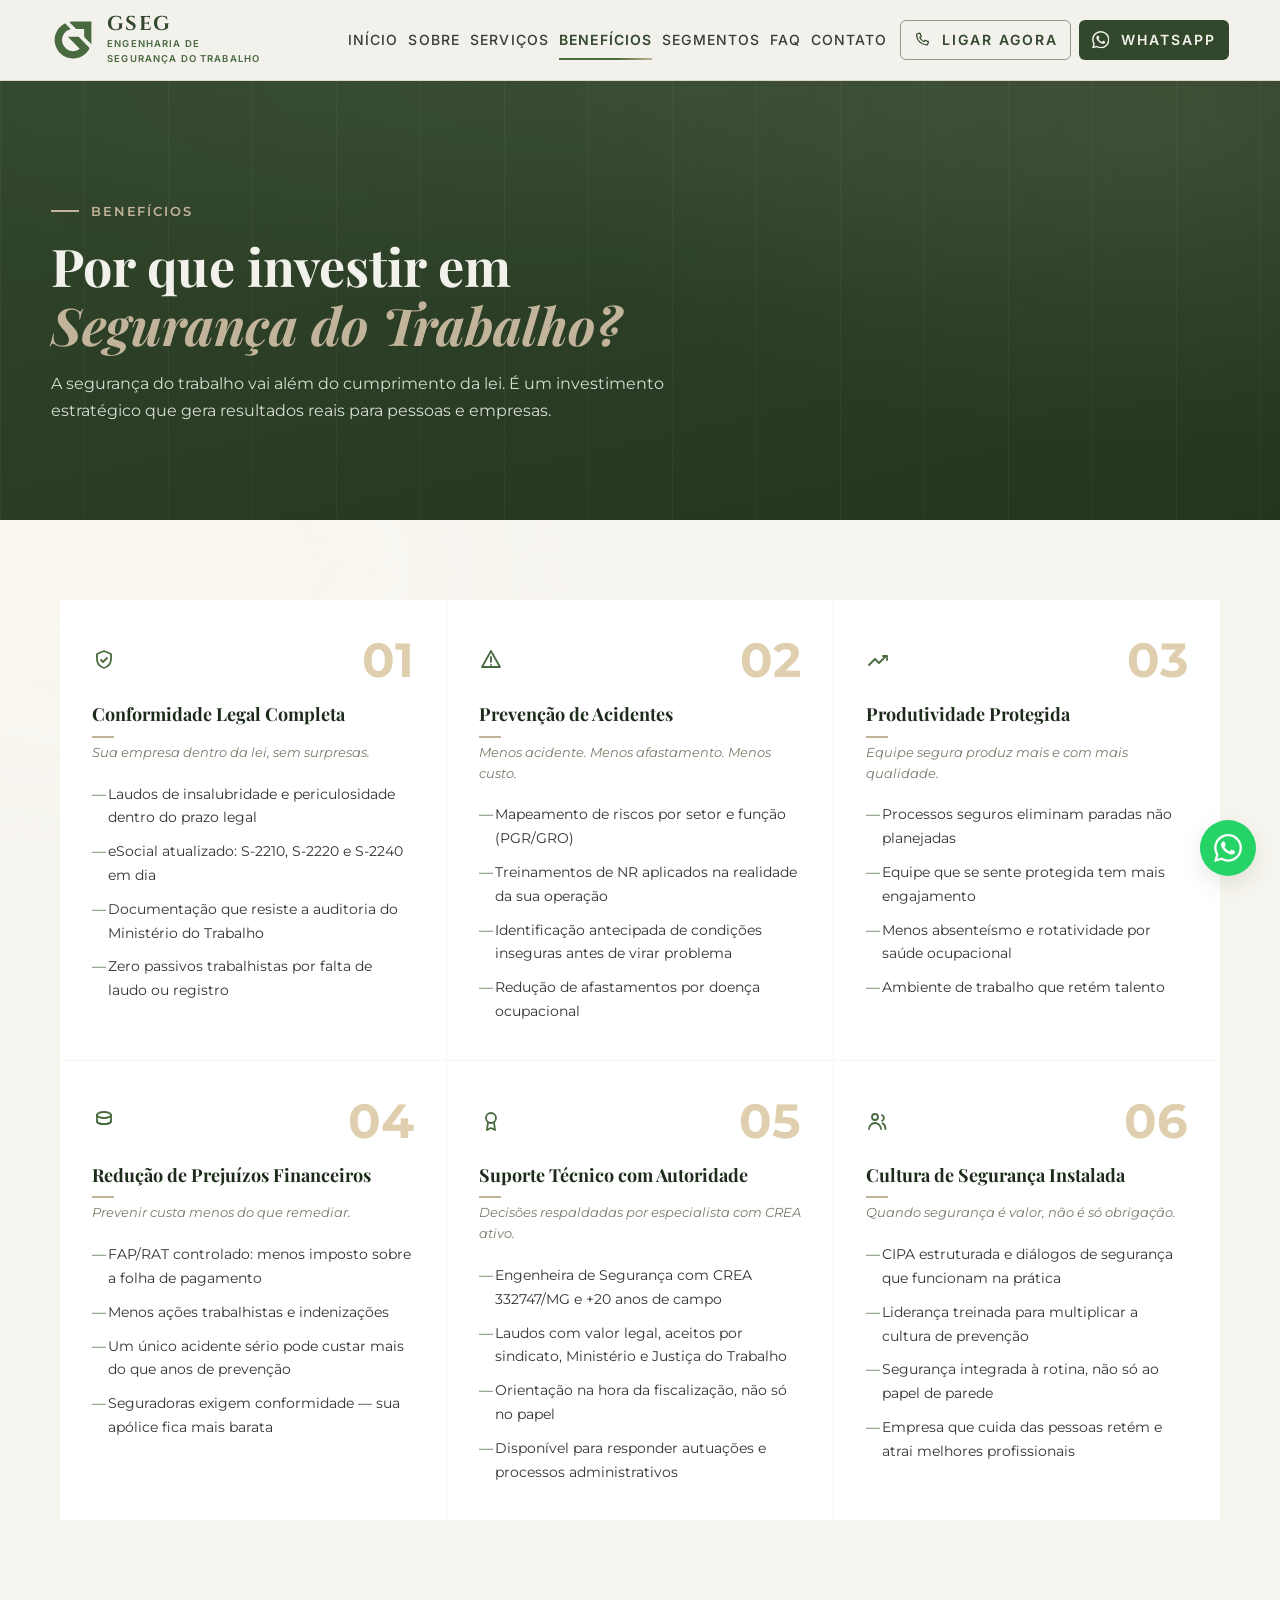
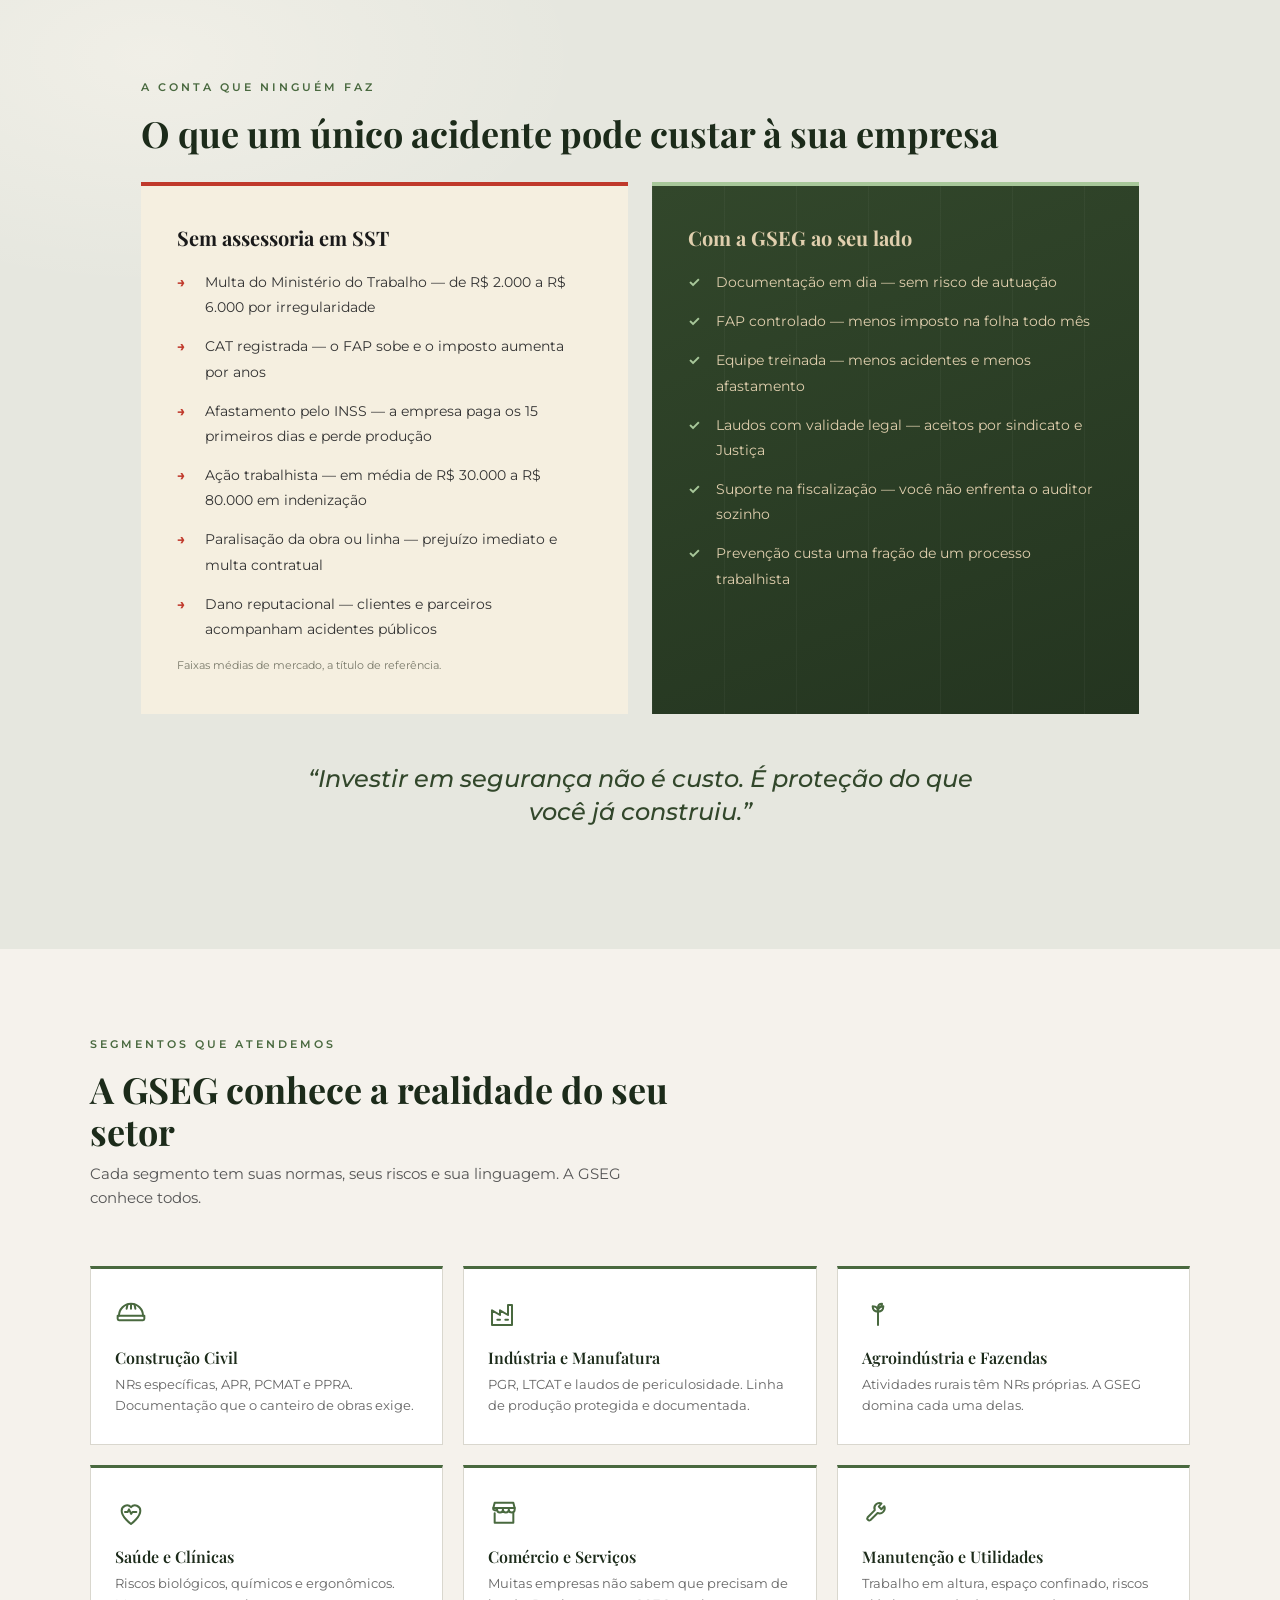
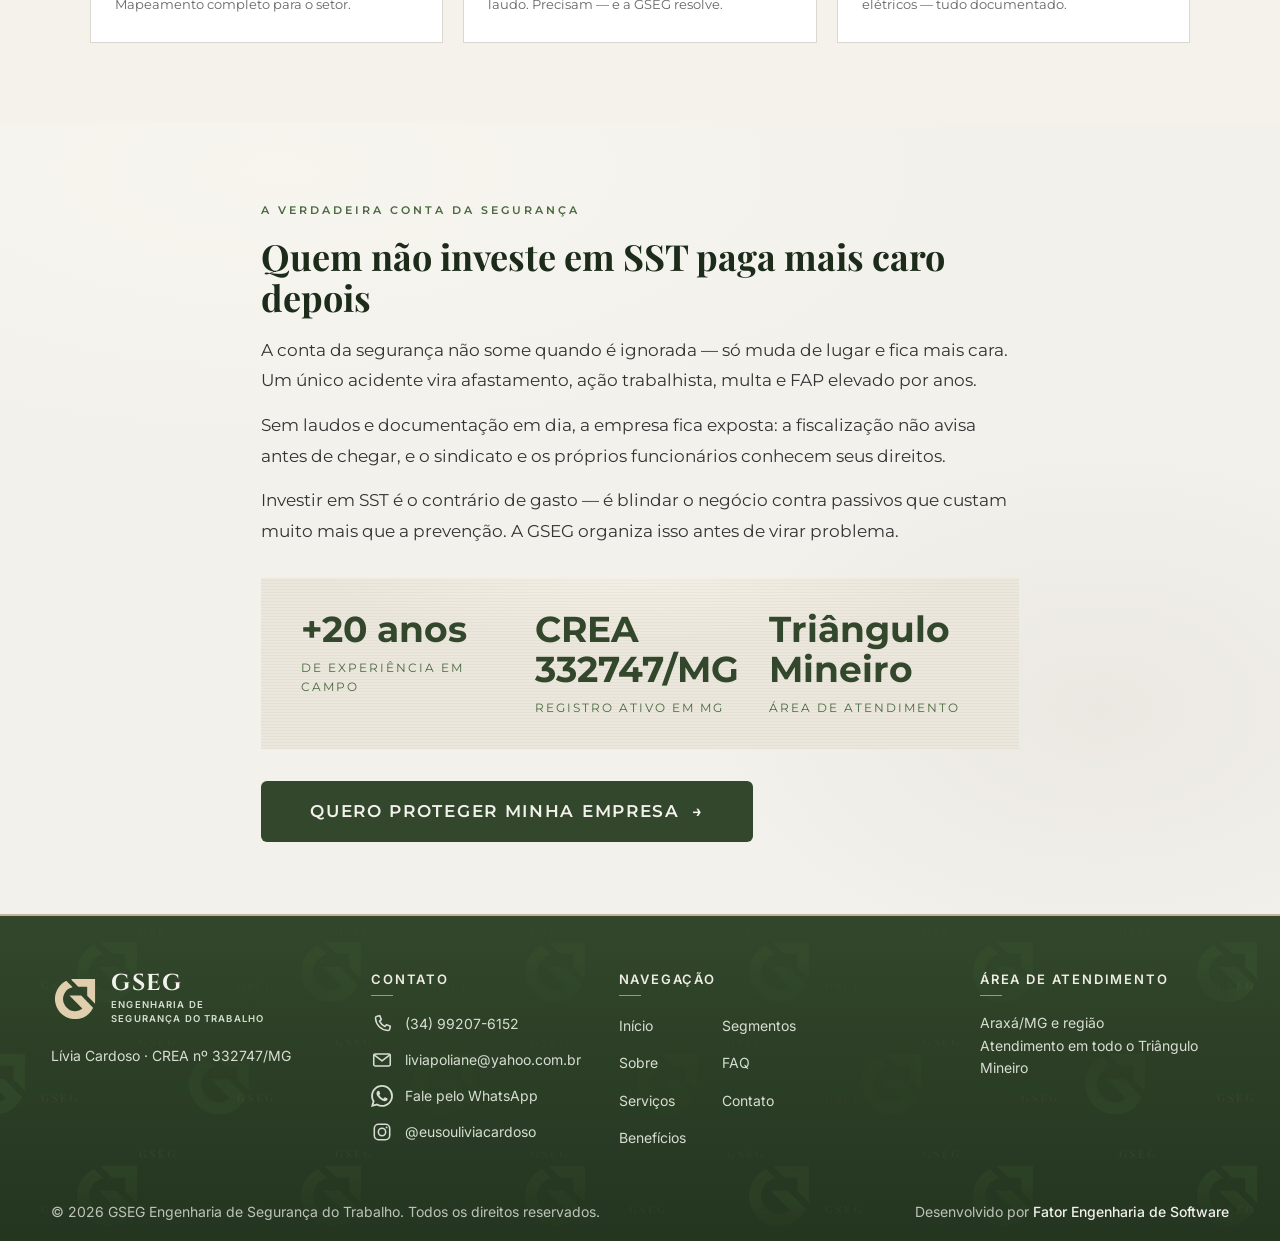
<file: beneficios.html>
<!DOCTYPE html>
<html lang="pt-BR">
<head>
  <meta charset="UTF-8">
  <meta name="robots" content="noindex, nofollow">
  <meta name="viewport" content="width=device-width, initial-scale=1.0">

  <title>Benefícios da Segurança do Trabalho | GSEG Engenharia</title>
  <meta name="description" content="Por que investir em Segurança do Trabalho: conformidade legal, menos riscos e acidentes, mais produtividade, redução de prejuízos e cultura de segurança. GSEG, Araxá/MG.">
  <meta name="robots" content="noindex, nofollow">
  <link rel="canonical" href="https://www.gsegengenharia.com.br/beneficios.html">

  <meta property="og:type" content="website">
  <meta property="og:title" content="Benefícios da Segurança do Trabalho | GSEG">
  <meta property="og:description" content="SST é investimento estratégico: conformidade, menos acidentes, mais produtividade e redução de prejuízos.">
  <meta property="og:image" content="https://www.gsegengenharia.com.br/assets/icons/favicon-256.png">
  <meta property="og:url" content="https://www.gsegengenharia.com.br/beneficios.html">
  <meta property="og:locale" content="pt_BR">
  <meta property="og:site_name" content="GSEG Engenharia de Segurança do Trabalho">

  <script type="application/ld+json">
  {
    "@context": "https://schema.org",
    "@type": "ProfessionalService",
    "name": "GSEG Engenharia de Segurança do Trabalho",
    "description": "Consultoria em Saúde e Segurança do Trabalho (SST) em Araxá/MG e região.",
    "address": {
      "@type": "PostalAddress",
      "addressLocality": "Araxá",
      "addressRegion": "MG",
      "addressCountry": "BR"
    },
    "telephone": "+55-34-99207-6152",
    "email": "liviapoliane@yahoo.com.br",
    "areaServed": "Araxá e região, Triângulo Mineiro, Minas Gerais",
    "founder": {
      "@type": "Person",
      "name": "Lívia Cardoso",
      "jobTitle": "Engenheira de Segurança do Trabalho",
      "identifier": "CREA 332747/MG"
    },
    "slogan": "Proteger pessoas. Fortalecer negócios."
  }
  </script>

  <link rel="icon" type="image/svg+xml" href="assets/icons/favicon.svg">
  <link rel="icon" type="image/png" sizes="256x256" href="assets/icons/favicon-256.png">
  <link rel="apple-touch-icon" href="assets/icons/favicon-256.png">

  <link rel="preconnect" href="https://fonts.googleapis.com">
  <link rel="preconnect" href="https://fonts.gstatic.com" crossorigin>
  <link rel="preload" as="style" href="https://fonts.googleapis.com/css2?family=Cinzel:wght@600;700&family=Cormorant+Garamond:ital,wght@0,600;0,700;1,600;1,700&family=Inter:wght@400;500;600;700&display=swap">
  <link rel="stylesheet" href="https://fonts.googleapis.com/css2?family=Cinzel:wght@600;700&family=Cormorant+Garamond:ital,wght@0,600;0,700;1,600;1,700&family=Inter:wght@400;500;600;700&display=swap" media="print" onload="this.media='all'">
  <noscript><link rel="stylesheet" href="https://fonts.googleapis.com/css2?family=Cinzel:wght@600;700&family=Cormorant+Garamond:ital,wght@0,600;0,700;1,600;1,700&family=Inter:wght@400;500;600;700&display=swap"></noscript>
  <!-- Onda 2B redesign: tipografia exclusiva da página Benefícios (decisão do Riarley) -->
  <link rel="preload" as="style" href="https://fonts.googleapis.com/css2?family=Playfair+Display:ital,wght@0,500;0,600;0,700;1,500;1,600&family=Montserrat:wght@400;500;600;700&display=swap">
  <link rel="stylesheet" href="https://fonts.googleapis.com/css2?family=Playfair+Display:ital,wght@0,500;0,600;0,700;1,500;1,600&family=Montserrat:wght@400;500;600;700&display=swap" media="print" onload="this.media='all'">
  <noscript><link rel="stylesheet" href="https://fonts.googleapis.com/css2?family=Playfair+Display:ital,wght@0,500;0,600;0,700;1,500;1,600&family=Montserrat:wght@400;500;600;700&display=swap"></noscript>

  <link rel="stylesheet" href="css/variaveis_LUCAS.css">
  <link rel="stylesheet" href="css/reset.css">
  <link rel="stylesheet" href="css/global.css?v=20261012-t4">
  <link rel="stylesheet" href="css/refinamento-tokens.css">
  <link rel="stylesheet" href="css/beneficios.css">
  <link rel="stylesheet" href="css/refinamento-paginas.css">
</head>
<body>
  <a href="#conteudo-principal" class="skip-link">Ir para o conteúdo principal</a>

  <!-- ============ BIBLIOTECA DE ÍCONES (SVG inline — perf: sem requisição externa) ============ -->
  <svg width="0" height="0" style="position:absolute" aria-hidden="true" focusable="false">
    <defs>
      <symbol id="i-shield-check" viewBox="0 0 24 24"><path d="M12 3l8 3v6c0 4.5-3.5 7.6-8 9-4.5-1.4-8-4.5-8-9V6l8-3z"/><path d="M8.8 12.2l2.4 2.4 4.2-4.8"/></symbol>
      <symbol id="i-seal-check" viewBox="0 0 24 24"><path d="M12 2.8l2.3 1.7 2.9-.2 1 2.7 2.5 1.5-.9 2.8.9 2.8-2.5 1.5-1 2.7-2.9-.2-2.3 1.7-2.3-1.7-2.9.2-1-2.7-2.5-1.5.9-2.8-.9-2.8 2.5-1.5 1-2.7 2.9.2L12 2.8z"/><path d="M8.9 12.1l2.3 2.3 4-4.6"/></symbol>
      <symbol id="i-file-text" viewBox="0 0 24 24"><path d="M14 3H6v18h12V7l-4-4z"/><path d="M14 3v4h4"/><path d="M9 12.5h6M9 16h6"/></symbol>
      <symbol id="i-check-square" viewBox="0 0 24 24"><rect x="4" y="4" width="16" height="16" rx="1.5"/><path d="M8.5 12.4l2.5 2.5 4.5-5.2"/></symbol>
      <symbol id="i-table" viewBox="0 0 24 24"><rect x="3.5" y="5" width="17" height="14" rx="1"/><path d="M3.5 10h17M9.2 10v9M14.8 10v9"/></symbol>
      <symbol id="i-magnifier" viewBox="0 0 24 24"><circle cx="11" cy="11" r="6.2"/><path d="M15.7 15.7L20.5 20.5"/></symbol>
      <symbol id="i-user" viewBox="0 0 24 24"><circle cx="12" cy="8.4" r="4"/><path d="M4.5 20.2c1.5-3.6 4.2-5.1 7.5-5.1s6 1.5 7.5 5.1"/></symbol>
      <symbol id="i-coins" viewBox="0 0 24 24"><ellipse cx="12" cy="7" rx="7" ry="3"/><path d="M5 7v5c0 1.7 3.1 3 7 3s7-1.3 7-3V7"/><path d="M5 12v5c0 1.7 3.1 3 7 3s7-1.3 7-3v-5"/></symbol>
      <symbol id="i-gavel" viewBox="0 0 24 24"><path d="M13.2 4.4l6.4 6.4M11 6.6l6.4 6.4M12.1 5.5l-4.6 4.6 6.4 6.4 4.6-4.6z"/><path d="M9.8 12.4L3.5 18.7c-.6.6-.6 1.6 0 2.2.6.6 1.6.6 2.2 0l6.3-6.3"/></symbol>
      <symbol id="i-barricade" viewBox="0 0 24 24"><rect x="3" y="8" width="18" height="6.5" rx="1"/><path d="M6 8l4 6.5M11 8l4 6.5M16 8l4 6.5"/><path d="M6 14.5V20M18 14.5V20"/></symbol>
      <symbol id="i-camera" viewBox="0 0 24 24"><path d="M4 7.5h3.2L9 5h6l1.8 2.5H20V19H4V7.5z"/><circle cx="12" cy="13" r="3.4"/></symbol>
      <symbol id="i-building" viewBox="0 0 24 24"><rect x="5" y="4" width="14" height="16.5" rx="1"/><path d="M3.5 20.5h17"/><path d="M9 8h2M13 8h2M9 11.5h2M13 11.5h2M9 15h2M13 15h2"/></symbol>
      <symbol id="i-map-pin" viewBox="0 0 24 24"><path d="M12 21s-6.5-5.4-6.5-10.2a6.5 6.5 0 1113 0C18.5 15.6 12 21 12 21z"/><circle cx="12" cy="10.6" r="2.4"/></symbol>
      <symbol id="i-phone" viewBox="0 0 24 24"><path d="M6.5 3.6l3-.7 1.8 4.3-2 1.7a12.6 12.6 0 005.8 5.8l1.7-2 4.3 1.8-.7 3c-.2 1-1.1 1.7-2.1 1.6C10.8 18.5 5.5 13.2 4.9 5.7c-.1-1 .6-1.9 1.6-2.1z"/></symbol>
      <symbol id="i-envelope" viewBox="0 0 24 24"><rect x="3" y="5.5" width="18" height="13" rx="1.5"/><path d="M3.5 6.5L12 13l8.5-6.5"/></symbol>
      <symbol id="i-leaf" viewBox="0 0 24 24"><path d="M5 19c0-8 5-13 14-13 0 9-5 14-13 14-1 0-1-1-1-1z"/><path d="M9 15c2-3 4-5 7-7"/></symbol>
      <symbol id="i-info" viewBox="0 0 24 24"><circle cx="12" cy="12" r="9"/><path d="M12 11v5"/><circle cx="12" cy="8" r="1" fill="currentColor" stroke="none"/></symbol>
      <symbol id="i-whatsapp" viewBox="0 0 24 24"><path fill="currentColor" stroke="none" d="M17.472 14.382c-.297-.149-1.758-.867-2.03-.967-.273-.099-.471-.148-.67.15-.197.297-.767.966-.94 1.164-.173.199-.347.223-.644.075-.297-.15-1.255-.463-2.39-1.475-.883-.788-1.48-1.761-1.653-2.059-.173-.297-.018-.458.13-.606.134-.133.298-.347.446-.52.149-.174.198-.298.298-.497.099-.198.05-.371-.025-.52-.075-.149-.669-1.612-.916-2.207-.242-.579-.487-.5-.669-.51-.173-.008-.371-.01-.57-.01-.198 0-.52.074-.792.372-.272.297-1.04 1.016-1.04 2.479 0 1.462 1.065 2.875 1.213 3.074.149.198 2.096 3.2 5.077 4.487.709.306 1.262.489 1.694.625.712.227 1.36.195 1.871.118.571-.085 1.758-.719 2.006-1.413.248-.694.248-1.289.173-1.413-.074-.124-.272-.198-.57-.347m-5.421 7.403h-.004a9.87 9.87 0 01-5.031-1.378l-.361-.214-3.741.982.998-3.648-.235-.374a9.86 9.86 0 01-1.51-5.26c.001-5.45 4.436-9.884 9.888-9.884 2.64 0 5.122 1.03 6.988 2.898a9.825 9.825 0 012.893 6.994c-.003 5.45-4.437 9.884-9.885 9.884m8.413-18.297A11.815 11.815 0 0012.05 0C5.495 0 .16 5.335.157 11.892c0 2.096.547 4.142 1.588 5.945L.057 24l6.305-1.654a11.882 11.882 0 005.683 1.448h.005c6.554 0 11.89-5.335 11.893-11.893a11.821 11.821 0 00-3.48-8.413Z"/></symbol>
      <symbol id="i-arrow-right" viewBox="0 0 24 24"><path d="M5 12h14M13 6l6 6-6 6"/></symbol>
      <symbol id="i-fabrica" viewBox="0 0 24 24"><path d="M3 21V10l6 3.5V10l6 3.5V6h6v15z"/><path d="M18 6V3.2h-1.8"/><path d="M6.4 17.4h2.6M13.4 17.4h2.6"/></symbol>
      <symbol id="i-agro" viewBox="0 0 24 24"><path d="M12 21V8"/><path d="M12 11.4C9.4 11.4 7.8 9.8 7.8 7.2 10.4 7.2 12 8.8 12 11.4z"/><path d="M12 11.4c2.6 0 4.2-1.6 4.2-4.2C13.6 7.2 12 8.8 12 11.4z"/><path d="M12 8c0-2 1.2-3.4 3.2-3.4C15.2 6.6 14 8 12 8z"/><path d="M5 21h14"/></symbol>
      <symbol id="i-fazenda" viewBox="0 0 24 24"><path d="M16.6 3.2a2.7 2.7 0 0 1 0 5.4"/><path d="M21.4 3.6l-1 .8M23 6h-1.3M21.4 8.4l-1-.8"/><path d="M2.5 13.6c3-3 6-3 9 0s6 3 9 0"/><path d="M5 21v-6.2M9.5 21v-6.2M14 21v-6.2"/><path d="M3.4 16.4h12.2M3.4 18.8h12.2"/></symbol>
      <symbol id="i-cycle" viewBox="0 0 24 24"><path d="M4.6 9.2A8 8 0 0 1 18 6.4"/><path d="M19.4 14.8A8 8 0 0 1 6 17.6"/><path d="M18 3.4V7h-3.6M6 20.6V17h3.6"/></symbol>
      <symbol id="i-sprout" viewBox="0 0 24 24"><path d="M12 21v-9"/><path d="M12 12C12 9 9.8 7 6.8 7c0 3 2 5 5.2 5z"/><path d="M12 12c0-3 2.2-5 5.2-5 0 3-2 5-5.2 5z"/><path d="M7 21h10"/></symbol>
      <symbol id="i-instagram" viewBox="0 0 24 24"><rect x="3.6" y="3.6" width="16.8" height="16.8" rx="4.6"/><circle cx="12" cy="12" r="4"/><circle cx="17" cy="7" r="1" fill="currentColor" stroke="none"/></symbol>
      <symbol id="i-plus" viewBox="0 0 24 24"><path d="M12 5v14M5 12h14"/></symbol>
      <symbol id="i-minus" viewBox="0 0 24 24"><path d="M5 12h14"/></symbol>
      <symbol id="i-quotes" viewBox="0 0 24 24"><path d="M9.2 8.5C7.4 9 6.2 10.5 6.2 12.4c0 1.7 1.2 2.9 2.8 2.9.3 0 .6 0 .8-.1-.3 1.1-1.2 1.9-2.2 2.3M18 8.5c-1.8.5-3 2-3 3.9 0 1.7 1.2 2.9 2.8 2.9.3 0 .6 0 .8-.1-.3 1.1-1.2 1.9-2.2 2.3"/></symbol>
    </defs>
  </svg>

  <header class="cabecalho">
    <div class="container cabecalho__inner">
      <a class="logo" href="index.html" aria-label="GSEG — Engenharia de Segurança do Trabalho, página inicial">
        <img class="logo__simbolo" src="assets/brand/simbolo.svg" alt="" width="44" height="44">
        <span class="logo__texto">
          <span class="logo__nome">GSEG</span>
          <span class="logo__descritor">Engenharia de<br>Segurança do Trabalho</span>
        </span>
      </a>
      <nav class="nav" aria-label="Menu principal">
        <ul class="nav__lista">
          <li><a class="nav__link" href="index.html">Início</a></li>
          <li><a class="nav__link" href="sobre.html">Sobre</a></li>
          <li><a class="nav__link" href="servicos.html">Serviços</a></li>
          <li><a class="nav__link" href="beneficios.html" aria-current="page">Benefícios</a></li>
          <li><a class="nav__link" href="segmentos.html">Segmentos</a></li>
          <li><a class="nav__link" href="faq.html">FAQ</a></li>
          <li><a class="nav__link" href="contato.html">Contato</a></li>
        </ul>
      </nav>
      <div class="cabecalho__acoes">
        <a class="btn btn--outline btn--sm" href="tel:+5534992076152"><svg class="icone icone--sm" aria-hidden="true" focusable="false"><use href="#i-phone"/></svg> Ligar agora</a>
        <a class="btn btn--primary btn--sm" href="https://wa.me/5534992076152?text=Ol%C3%A1!%20Vim%20pelo%20site%20da%20GSEG%20e%20gostaria%20de%20falar%20com%20a%20consultoria." target="_blank" rel="noopener noreferrer">
          <svg class="icone icone--sm icone--fill" aria-hidden="true" focusable="false"><use href="#i-whatsapp"/></svg> WhatsApp
        </a>
      </div>
      <button class="hamburguer" id="btn-menu" aria-label="Abrir menu" aria-expanded="false" aria-controls="menu-mobile">
        <span></span><span></span><span></span>
      </button>
    </div>
  </header>

  <div class="menu-mobile" id="menu-mobile">
    <div class="menu-mobile__overlay" data-fechar-menu></div>
    <nav class="menu-mobile__painel" aria-label="Menu principal">
      <div class="menu-mobile__topo">
        <a class="menu-mobile__logo" href="index.html" aria-label="GSEG — Engenharia de Segurança do Trabalho, página inicial">
          <img class="logo__simbolo" src="assets/brand/simbolo-claro.svg" alt="" width="34" height="34">
          <span class="logo__texto">
            <span class="logo__nome">GSEG</span>
            <span class="logo__descritor">Engenharia de<br>Segurança do Trabalho</span>
          </span>
        </a>
        <button class="menu-mobile__fechar" data-fechar-menu aria-label="Fechar menu"><span aria-hidden="true">&times;</span></button>
      </div>
      <p class="menu-mobile__kicker">Menu principal</p>
      <ul class="menu-mobile__lista">
        <li class="menu-mobile__item"><a class="menu-mobile__link" href="index.html">Início <svg class="seta" aria-hidden="true" focusable="false"><use href="#i-arrow-right"/></svg></a></li>
        <li class="menu-mobile__item"><a class="menu-mobile__link" href="sobre.html">Sobre <svg class="seta" aria-hidden="true" focusable="false"><use href="#i-arrow-right"/></svg></a></li>
        <li class="menu-mobile__item"><a class="menu-mobile__link" href="servicos.html">Serviços <svg class="seta" aria-hidden="true" focusable="false"><use href="#i-arrow-right"/></svg></a></li>
        <li class="menu-mobile__item"><a class="menu-mobile__link" href="beneficios.html" aria-current="page">Benefícios <svg class="seta" aria-hidden="true" focusable="false"><use href="#i-arrow-right"/></svg></a></li>
        <li class="menu-mobile__item"><a class="menu-mobile__link" href="segmentos.html">Segmentos <svg class="seta" aria-hidden="true" focusable="false"><use href="#i-arrow-right"/></svg></a></li>
        <li class="menu-mobile__item"><a class="menu-mobile__link" href="faq.html">FAQ <svg class="seta" aria-hidden="true" focusable="false"><use href="#i-arrow-right"/></svg></a></li>
        <li class="menu-mobile__item"><a class="menu-mobile__link" href="contato.html">Contato <svg class="seta" aria-hidden="true" focusable="false"><use href="#i-arrow-right"/></svg></a></li>
      </ul>
      <div class="menu-mobile__acoes">
        <a class="btn btn--light" href="tel:+5534992076152"><svg class="icone icone--sm" aria-hidden="true" focusable="false"><use href="#i-phone"/></svg> Ligar agora</a>
        <a class="btn btn--light-outline" href="https://wa.me/5534992076152?text=Ol%C3%A1!%20Vim%20pelo%20site%20da%20GSEG%20e%20gostaria%20de%20falar%20com%20a%20consultoria." target="_blank" rel="noopener noreferrer">
          <svg class="icone icone--sm icone--fill" aria-hidden="true" focusable="false"><use href="#i-whatsapp"/></svg> Falar no WhatsApp
        </a>
      </div>
      <p class="menu-mobile__rodape"><svg class="icone" aria-hidden="true" focusable="false"><use href="#i-shield-check"/></svg> <span>Protegemos pessoas.<br>Fortalecemos negócios.</span></p>
    </nav>
  </div>

  <main id="conteudo-principal" class="benef-main">
    <!-- Hero escuro -->
    <section class="benef-hero">
      <div class="container">
        <p class="kicker kicker--areia">Benefícios</p>
        <h1 class="benef-hero__titulo">Por que investir em <em>Segurança do Trabalho?</em></h1>
        <p class="benef-hero__texto">A segurança do trabalho vai além do cumprimento da lei. É um investimento estratégico que gera resultados reais para pessoas e empresas.</p>
      </div>
    </section>

    <!-- 6 cards (redesign Onda 2B) -->
    <section class="benef-cards-secao">
      <div class="benef-cards">

        <article class="bcard">
          <div class="bcard__topo"><span class="bcard__icone" aria-hidden="true"><svg viewBox="0 0 24 24" fill="none" stroke="currentColor" stroke-width="1.8" stroke-linecap="round" stroke-linejoin="round"><path d="M12 3l7 3v5c0 4.6-3.1 7.8-7 9-3.9-1.2-7-4.4-7-9V6z"/><path d="M9 12l2 2 4-4"/></svg></span><span class="bcard__num" aria-hidden="true">01</span></div>
          <h2 class="bcard__titulo">Conformidade Legal Completa</h2>
          <p class="bcard__tagline">Sua empresa dentro da lei, sem surpresas.</p>
          <ul class="bcard__lista">
            <li>Laudos de insalubridade e periculosidade dentro do prazo legal</li>
            <li>eSocial atualizado: S-2210, S-2220 e S-2240 em dia</li>
            <li>Documentação que resiste a auditoria do Ministério do Trabalho</li>
            <li>Zero passivos trabalhistas por falta de laudo ou registro</li>
          </ul>
        </article>

        <article class="bcard">
          <div class="bcard__topo"><span class="bcard__icone" aria-hidden="true"><svg viewBox="0 0 24 24" fill="none" stroke="currentColor" stroke-width="1.8" stroke-linecap="round" stroke-linejoin="round"><path d="M12 3l9 16H3z"/><path d="M12 9v5"/><path d="M12 17h.01"/></svg></span><span class="bcard__num" aria-hidden="true">02</span></div>
          <h2 class="bcard__titulo">Prevenção de Acidentes</h2>
          <p class="bcard__tagline">Menos acidente. Menos afastamento. Menos custo.</p>
          <ul class="bcard__lista">
            <li>Mapeamento de riscos por setor e função (PGR/GRO)</li>
            <li>Treinamentos de NR aplicados na realidade da sua operação</li>
            <li>Identificação antecipada de condições inseguras antes de virar problema</li>
            <li>Redução de afastamentos por doença ocupacional</li>
          </ul>
        </article>

        <article class="bcard">
          <div class="bcard__topo"><span class="bcard__icone" aria-hidden="true"><svg viewBox="0 0 24 24" fill="none" stroke="currentColor" stroke-width="1.8" stroke-linecap="round" stroke-linejoin="round"><path d="M3 17l6-6 4 4 7-7"/><path d="M17 8h4v4"/></svg></span><span class="bcard__num" aria-hidden="true">03</span></div>
          <h2 class="bcard__titulo">Produtividade Protegida</h2>
          <p class="bcard__tagline">Equipe segura produz mais e com mais qualidade.</p>
          <ul class="bcard__lista">
            <li>Processos seguros eliminam paradas não planejadas</li>
            <li>Equipe que se sente protegida tem mais engajamento</li>
            <li>Menos absenteísmo e rotatividade por saúde ocupacional</li>
            <li>Ambiente de trabalho que retém talento</li>
          </ul>
        </article>

        <article class="bcard">
          <div class="bcard__topo"><span class="bcard__icone" aria-hidden="true"><svg viewBox="0 0 24 24" fill="none" stroke="currentColor" stroke-width="1.8" stroke-linecap="round" stroke-linejoin="round"><ellipse cx="12" cy="6" rx="7" ry="3"/><path d="M5 6v6c0 1.7 3.1 3 7 3s7-1.3 7-3V6"/><path d="M5 12c0 1.7 3.1 3 7 3s7-1.3 7-3"/></svg></span><span class="bcard__num" aria-hidden="true">04</span></div>
          <h2 class="bcard__titulo">Redução de Prejuízos Financeiros</h2>
          <p class="bcard__tagline">Prevenir custa menos do que remediar.</p>
          <ul class="bcard__lista">
            <li>FAP/RAT controlado: menos imposto sobre a folha de pagamento</li>
            <li>Menos ações trabalhistas e indenizações</li>
            <li>Um único acidente sério pode custar mais do que anos de prevenção</li>
            <li>Seguradoras exigem conformidade — sua apólice fica mais barata</li>
          </ul>
        </article>

        <article class="bcard">
          <div class="bcard__topo"><span class="bcard__icone" aria-hidden="true"><svg viewBox="0 0 24 24" fill="none" stroke="currentColor" stroke-width="1.8" stroke-linecap="round" stroke-linejoin="round"><circle cx="12" cy="9" r="5"/><path d="M9 13.4L8 21l4-2 4 2-1-7.6"/></svg></span><span class="bcard__num" aria-hidden="true">05</span></div>
          <h2 class="bcard__titulo">Suporte Técnico com Autoridade</h2>
          <p class="bcard__tagline">Decisões respaldadas por especialista com CREA ativo.</p>
          <ul class="bcard__lista">
            <li>Engenheira de Segurança com CREA 332747/MG e +20 anos de campo</li>
            <li>Laudos com valor legal, aceitos por sindicato, Ministério e Justiça do Trabalho</li>
            <li>Orientação na hora da fiscalização, não só no papel</li>
            <li>Disponível para responder autuações e processos administrativos</li>
          </ul>
        </article>

        <article class="bcard">
          <div class="bcard__topo"><span class="bcard__icone" aria-hidden="true"><svg viewBox="0 0 24 24" fill="none" stroke="currentColor" stroke-width="1.8" stroke-linecap="round" stroke-linejoin="round"><circle cx="9" cy="8" r="3"/><path d="M3 20c0-3.3 2.7-6 6-6s6 2.7 6 6"/><path d="M16 6.2a3 3 0 0 1 0 5.6"/><path d="M19.5 20c0-2.6-1.1-4.7-3-5.7"/></svg></span><span class="bcard__num" aria-hidden="true">06</span></div>
          <h2 class="bcard__titulo">Cultura de Segurança Instalada</h2>
          <p class="bcard__tagline">Quando segurança é valor, não é só obrigação.</p>
          <ul class="bcard__lista">
            <li>CIPA estruturada e diálogos de segurança que funcionam na prática</li>
            <li>Liderança treinada para multiplicar a cultura de prevenção</li>
            <li>Segurança integrada à rotina, não só ao papel de parede</li>
            <li>Empresa que cuida das pessoas retém e atrai melhores profissionais</li>
          </ul>
        </article>

      </div>
    </section>

    <!-- Comparativo custo × prejuízo (NOVA) -->
    <section class="benef-comp">
      <div class="container">
        <p class="benef-eyebrow">A conta que ninguém faz</p>
        <h2 class="benef-secao-titulo">O que um único acidente pode custar à sua empresa</h2>
        <div class="benef-comp__grid">
          <div class="benef-comp__col benef-comp__col--risco">
            <h3 class="benef-comp__col-titulo">Sem assessoria em SST</h3>
            <ul class="benef-comp__lista benef-comp__lista--risco">
              <li>Multa do Ministério do Trabalho — de R$ 2.000 a R$ 6.000 por irregularidade</li>
              <li>CAT registrada — o FAP sobe e o imposto aumenta por anos</li>
              <li>Afastamento pelo INSS — a empresa paga os 15 primeiros dias e perde produção</li>
              <li>Ação trabalhista — em média de R$ 30.000 a R$ 80.000 em indenização</li>
              <li>Paralisação da obra ou linha — prejuízo imediato e multa contratual</li>
              <li>Dano reputacional — clientes e parceiros acompanham acidentes públicos</li>
            </ul>
            <p class="benef-comp__nota">Faixas médias de mercado, a título de referência.</p>
          </div>
          <div class="benef-comp__col benef-comp__col--ganho">
            <h3 class="benef-comp__col-titulo">Com a GSEG ao seu lado</h3>
            <ul class="benef-comp__lista benef-comp__lista--ganho">
              <li>Documentação em dia — sem risco de autuação</li>
              <li>FAP controlado — menos imposto na folha todo mês</li>
              <li>Equipe treinada — menos acidentes e menos afastamento</li>
              <li>Laudos com validade legal — aceitos por sindicato e Justiça</li>
              <li>Suporte na fiscalização — você não enfrenta o auditor sozinho</li>
              <li>Prevenção custa uma fração de um processo trabalhista</li>
            </ul>
          </div>
        </div>
        <p class="benef-comp__destaque">“Investir em segurança não é custo. É proteção do que você já construiu.”</p>
      </div>
    </section>

    <!-- Para quem atendemos (NOVA — 6 setores) -->
    <section class="benef-seg">
      <div class="benef-seg__inner">
        <p class="benef-eyebrow">Segmentos que atendemos</p>
        <h2 class="benef-secao-titulo">A GSEG conhece a realidade do seu setor</h2>
        <p class="benef-seg__sub">Cada segmento tem suas normas, seus riscos e sua linguagem. A GSEG conhece todos.</p>
        <div class="benef-seg__grid">
          <article class="bseg">
            <span class="bseg__icone" aria-hidden="true"><svg viewBox="0 0 24 24" fill="none" stroke="currentColor" stroke-width="1.5" stroke-linecap="round" stroke-linejoin="round"><path d="M3 14a9 9 0 0 1 18 0"/><path d="M2 14h20v2.4a1 1 0 0 1-1 1H3a1 1 0 0 1-1-1z"/><path d="M12 5.2v3.6M9.4 5.6l-.7 3.2M14.6 5.6l.7 3.2"/></svg></span>
            <h3 class="bseg__nome">Construção Civil</h3>
            <p class="bseg__desc">NRs específicas, APR, PCMAT e PPRA. Documentação que o canteiro de obras exige.</p>
          </article>
          <article class="bseg">
            <span class="bseg__icone" aria-hidden="true"><svg viewBox="0 0 24 24" fill="none" stroke="currentColor" stroke-width="1.5" stroke-linecap="round" stroke-linejoin="round"><path d="M3 21V10l6 3.5V10l6 3.5V6h3v15z"/><path d="M7 17h2M13 17h2"/></svg></span>
            <h3 class="bseg__nome">Indústria e Manufatura</h3>
            <p class="bseg__desc">PGR, LTCAT e laudos de periculosidade. Linha de produção protegida e documentada.</p>
          </article>
          <article class="bseg">
            <span class="bseg__icone" aria-hidden="true"><svg viewBox="0 0 24 24" fill="none" stroke="currentColor" stroke-width="1.5" stroke-linecap="round" stroke-linejoin="round"><path d="M12 21V8"/><path d="M12 11C9.6 11 8 9.4 8 7c2.4 0 4 1.6 4 4z"/><path d="M12 11c2.4 0 4-1.6 4-4-2.4 0-4 1.6-4 4z"/><path d="M12 8c0-1.8 1.2-3 3-3 0 1.8-1.2 3-3 3z"/></svg></span>
            <h3 class="bseg__nome">Agroindústria e Fazendas</h3>
            <p class="bseg__desc">Atividades rurais têm NRs próprias. A GSEG domina cada uma delas.</p>
          </article>
          <article class="bseg">
            <span class="bseg__icone" aria-hidden="true"><svg viewBox="0 0 24 24" fill="none" stroke="currentColor" stroke-width="1.5" stroke-linecap="round" stroke-linejoin="round"><path d="M12 21s-7-5.2-7-10a4 4 0 0 1 7-2.6A4 4 0 0 1 19 11c0 4.8-7 10-7 10z"/><path d="M7.5 12h2l1-2 1.6 3.4 1-1.4H16"/></svg></span>
            <h3 class="bseg__nome">Saúde e Clínicas</h3>
            <p class="bseg__desc">Riscos biológicos, químicos e ergonômicos. Mapeamento completo para o setor.</p>
          </article>
          <article class="bseg">
            <span class="bseg__icone" aria-hidden="true"><svg viewBox="0 0 24 24" fill="none" stroke="currentColor" stroke-width="1.5" stroke-linecap="round" stroke-linejoin="round"><path d="M4 9l1-4h14l1 4"/><path d="M4 9h16v1.2a2.2 2.2 0 0 1-4.4 0 2.2 2.2 0 0 1-4.4 0 2.2 2.2 0 0 1-4.4 0A2.2 2.2 0 0 1 4 10.2z"/><path d="M5 13v7h14v-7"/></svg></span>
            <h3 class="bseg__nome">Comércio e Serviços</h3>
            <p class="bseg__desc">Muitas empresas não sabem que precisam de laudo. Precisam — e a GSEG resolve.</p>
          </article>
          <article class="bseg">
            <span class="bseg__icone" aria-hidden="true"><svg viewBox="0 0 24 24" fill="none" stroke="currentColor" stroke-width="1.5" stroke-linecap="round" stroke-linejoin="round"><path d="M14.6 5.6a3.8 3.8 0 0 0-5 5l-5.3 5.3a1.5 1.5 0 0 0 2.1 2.1l5.3-5.3a3.8 3.8 0 0 0 5-5l-2.2 2.2-1.9-1.9z"/></svg></span>
            <h3 class="bseg__nome">Manutenção e Utilidades</h3>
            <p class="bseg__desc">Trabalho em altura, espaço confinado, riscos elétricos — tudo documentado.</p>
          </article>
        </div>
      </div>
    </section>

    <!-- Final: quem não investe paga mais caro -->
    <section class="benef-final">
      <div class="container benef-final__inner">
        <p class="benef-eyebrow">A verdadeira conta da segurança</p>
        <h2 class="benef-secao-titulo">Quem não investe em SST paga mais caro depois</h2>
        <div class="benef-final__texto">
          <p>A conta da segurança não some quando é ignorada — só muda de lugar e fica mais cara. Um único acidente vira afastamento, ação trabalhista, multa e FAP elevado por anos.</p>
          <p>Sem laudos e documentação em dia, a empresa fica exposta: a fiscalização não avisa antes de chegar, e o sindicato e os próprios funcionários conhecem seus direitos.</p>
          <p>Investir em SST é o contrário de gasto — é blindar o negócio contra passivos que custam muito mais que a prevenção. A GSEG organiza isso antes de virar problema.</p>
        </div>
        <div class="benef-cred">
          <div class="benef-cred__item">
            <span class="benef-cred__num">+20 anos</span>
            <span class="benef-cred__label">de experiência em campo</span>
          </div>
          <div class="benef-cred__item">
            <span class="benef-cred__num">CREA 332747/MG</span>
            <span class="benef-cred__label">registro ativo em MG</span>
          </div>
          <div class="benef-cred__item">
            <span class="benef-cred__num">Triângulo Mineiro</span>
            <span class="benef-cred__label">área de atendimento</span>
          </div>
        </div>
        <a class="btn btn--primary btn--lg" href="https://wa.me/5534992076152?text=Ol%C3%A1!%20Quero%20proteger%20minha%20empresa%20e%20saber%20como%20a%20GSEG%20pode%20ajudar." target="_blank" rel="noopener noreferrer">Quero proteger minha empresa <span aria-hidden="true">→</span></a>
      </div>
    </section>
  </main>

  <footer class="rodape">
    <div class="container">
      <div class="rodape__grid">
        <div class="rodape__col rodape__marca">
          <a class="logo logo--rodape" href="index.html" aria-label="GSEG — página inicial">
            <img class="logo__simbolo" src="assets/brand/simbolo-claro.svg" alt="" width="44" height="44">
            <span class="logo__texto">
              <span class="logo__nome">GSEG</span>
              <span class="logo__descritor">Engenharia de<br>Segurança do Trabalho</span>
            </span>
          </a>
          <p class="rodape__crea">Lívia Cardoso · CREA nº 332747/MG</p>
        </div>
        <div class="rodape__col">
          <h3>Contato</h3>
          <div class="rodape__contato">
            <a href="tel:+5534992076152"><svg class="icone icone--sm" aria-hidden="true" focusable="false"><use href="#i-phone"/></svg> (34) 99207-6152</a>
            <a href="mailto:liviapoliane@yahoo.com.br"><svg class="icone icone--sm" aria-hidden="true" focusable="false"><use href="#i-envelope"/></svg> liviapoliane@yahoo.com.br</a>
            <a href="https://wa.me/5534992076152?text=Ol%C3%A1!%20Vim%20pelo%20site%20da%20GSEG%20e%20gostaria%20de%20falar%20com%20a%20consultoria." target="_blank" rel="noopener noreferrer"><svg class="icone icone--sm icone--fill" aria-hidden="true" focusable="false"><use href="#i-whatsapp"/></svg> Fale pelo WhatsApp</a>
            <a href="https://www.instagram.com/eusouliviacardoso" target="_blank" rel="noopener noreferrer"><svg class="icone icone--sm" aria-hidden="true" focusable="false"><use href="#i-instagram"/></svg> @eusouliviacardoso</a>
          </div>
        </div>
        <div class="rodape__col">
          <h3>Navegação</h3>
          <ul>
            <li><a href="index.html">Início</a></li>
            <li><a href="sobre.html">Sobre</a></li>
            <li><a href="servicos.html">Serviços</a></li>
            <li><a href="beneficios.html">Benefícios</a></li>
            <li><a href="segmentos.html">Segmentos</a></li>
            <li><a href="faq.html">FAQ</a></li>
            <li><a href="contato.html">Contato</a></li>
          </ul>
        </div>
        <div class="rodape__col">
          <h3>Área de atendimento</h3>
          <p>Araxá/MG e região</p>
          <p>Atendimento em todo o Triângulo Mineiro</p>
        </div>
      </div>
      <div class="rodape__base">
        <p>&copy; 2026 GSEG Engenharia de Segurança do Trabalho. Todos os direitos reservados.</p>
        <p>Desenvolvido por <span>Fator Engenharia de Software</span></p>
      </div>
    </div>
  </footer>

  <a class="whatsapp-float" href="https://wa.me/5534992076152?text=Ol%C3%A1!%20Vim%20pelo%20site%20da%20GSEG%20e%20gostaria%20de%20falar%20com%20a%20consultoria." target="_blank" rel="noopener noreferrer" aria-label="Falar com a GSEG pelo WhatsApp">
    <svg class="icone icone--fill" aria-hidden="true" focusable="false"><use href="#i-whatsapp"/></svg>
  </a>

  <script src="js/menu.js" defer></script>
  <script src="js/whatsapp.js" defer></script>
  <script src="js/estampa-rodape.js?v=20261009-r19-5c" defer></script>
  <script src="js/efeitos.js" defer></script>
</body>
</html>
</file>
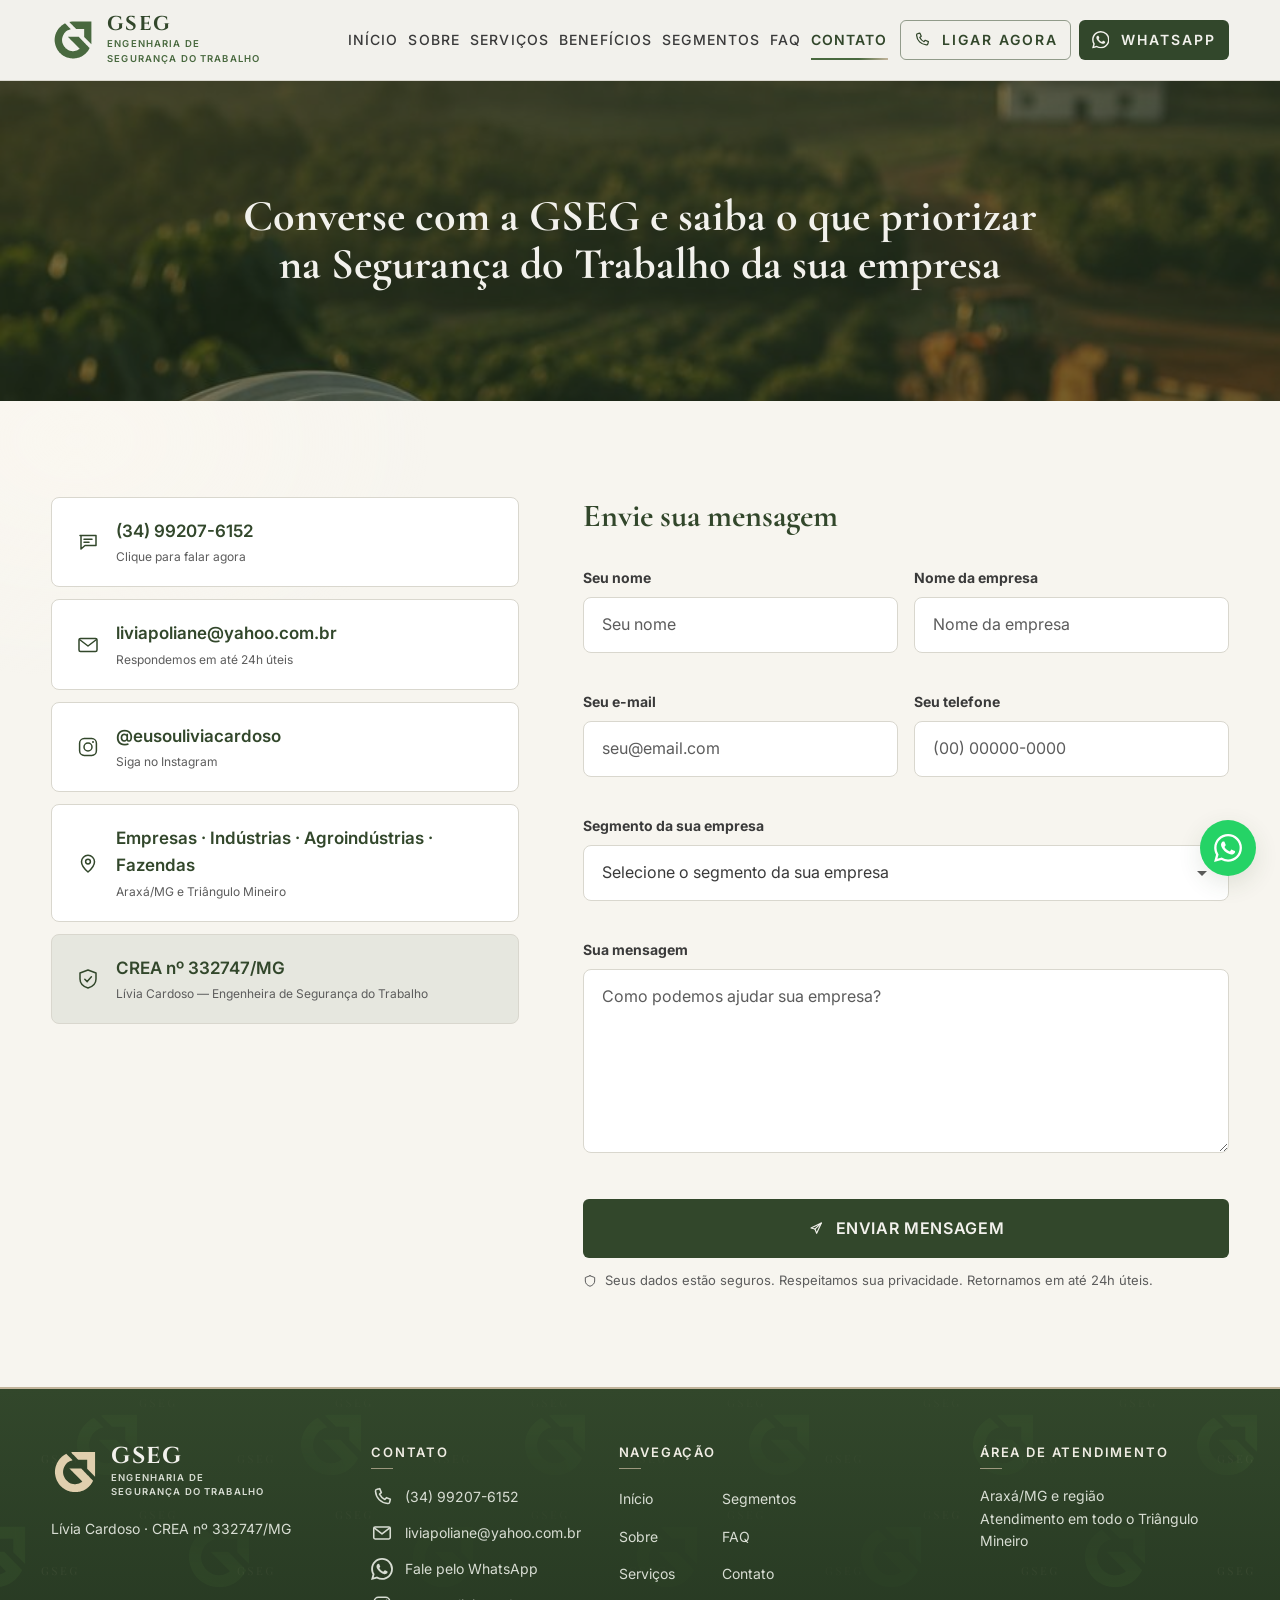
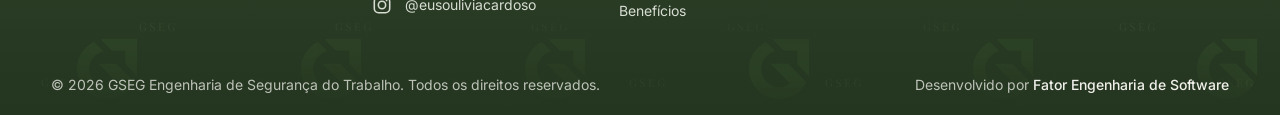
<file: contato.html>
<!DOCTYPE html>
<html lang="pt-BR">
<head>
  <meta charset="UTF-8">
  <meta name="robots" content="noindex, nofollow">
  <meta name="viewport" content="width=device-width, initial-scale=1.0">

  <title>Contato | GSEG Engenharia de Segurança do Trabalho — Araxá/MG</title>
  <meta name="description" content="Fale com a GSEG: solicite orçamento ou orientação em Segurança do Trabalho. WhatsApp (34) 99207-6152 · liviapoliane@yahoo.com.br. Araxá/MG e região.">
  <meta name="robots" content="noindex, nofollow">
  <link rel="canonical" href="https://www.gsegengenharia.com.br/contato.html">

  <meta property="og:type" content="website">
  <meta property="og:title" content="Contato | GSEG Engenharia de Segurança do Trabalho">
  <meta property="og:description" content="Solicite orçamento ou orientação em SST. WhatsApp (34) 99207-6152. Araxá/MG e região.">
  <meta property="og:image" content="https://www.gsegengenharia.com.br/assets/icons/favicon-256.png">
  <meta property="og:url" content="https://www.gsegengenharia.com.br/contato.html">
  <meta property="og:locale" content="pt_BR">
  <meta property="og:site_name" content="GSEG Engenharia de Segurança do Trabalho">

  <script type="application/ld+json">
  {
    "@context": "https://schema.org",
    "@type": "ProfessionalService",
    "name": "GSEG Engenharia de Segurança do Trabalho",
    "description": "Consultoria em Saúde e Segurança do Trabalho (SST) em Araxá/MG e região.",
    "address": { "@type": "PostalAddress", "addressLocality": "Araxá", "addressRegion": "MG", "addressCountry": "BR" },
    "telephone": "+55-34-99207-6152",
    "email": "liviapoliane@yahoo.com.br",
    "areaServed": "Araxá e região, Triângulo Mineiro, Minas Gerais",
    "founder": { "@type": "Person", "name": "Lívia Cardoso", "jobTitle": "Engenheira de Segurança do Trabalho", "identifier": "CREA 332747/MG" },
    "slogan": "Proteger pessoas. Fortalecer negócios."
  }
  </script>

  <link rel="icon" type="image/svg+xml" href="assets/icons/favicon.svg">
  <link rel="icon" type="image/png" sizes="256x256" href="assets/icons/favicon-256.png">
  <link rel="apple-touch-icon" href="assets/icons/favicon-256.png">

  <link rel="preconnect" href="https://fonts.googleapis.com">
  <link rel="preconnect" href="https://fonts.gstatic.com" crossorigin>
  <link rel="preload" as="style" href="https://fonts.googleapis.com/css2?family=Cinzel:wght@600;700&family=Cormorant+Garamond:ital,wght@0,600;0,700;1,600;1,700&family=Inter:wght@400;500;600;700&display=swap">
  <link rel="stylesheet" href="https://fonts.googleapis.com/css2?family=Cinzel:wght@600;700&family=Cormorant+Garamond:ital,wght@0,600;0,700;1,600;1,700&family=Inter:wght@400;500;600;700&display=swap" media="print" onload="this.media='all'">
  <noscript><link rel="stylesheet" href="https://fonts.googleapis.com/css2?family=Cinzel:wght@600;700&family=Cormorant+Garamond:ital,wght@0,600;0,700;1,600;1,700&family=Inter:wght@400;500;600;700&display=swap"></noscript>

  <link rel="stylesheet" href="css/variaveis_LUCAS.css">
  <link rel="stylesheet" href="css/reset.css">
  <link rel="stylesheet" href="css/global.css?v=20261012-t4">
  <link rel="stylesheet" href="css/refinamento-tokens.css">
  <link rel="stylesheet" href="css/contato.css">
  <link rel="stylesheet" href="css/refinamento-paginas.css">
</head>
<body>
  <a href="#conteudo-principal" class="skip-link">Ir para o conteúdo principal</a>

  <!-- ============ BIBLIOTECA DE ÍCONES (SVG inline — perf: sem requisição externa) ============ -->
  <svg width="0" height="0" style="position:absolute" aria-hidden="true" focusable="false">
    <defs>
      <symbol id="i-shield-check" viewBox="0 0 24 24"><path d="M12 3l8 3v6c0 4.5-3.5 7.6-8 9-4.5-1.4-8-4.5-8-9V6l8-3z"/><path d="M8.8 12.2l2.4 2.4 4.2-4.8"/></symbol>
      <symbol id="i-seal-check" viewBox="0 0 24 24"><path d="M12 2.8l2.3 1.7 2.9-.2 1 2.7 2.5 1.5-.9 2.8.9 2.8-2.5 1.5-1 2.7-2.9-.2-2.3 1.7-2.3-1.7-2.9.2-1-2.7-2.5-1.5.9-2.8-.9-2.8 2.5-1.5 1-2.7 2.9.2L12 2.8z"/><path d="M8.9 12.1l2.3 2.3 4-4.6"/></symbol>
      <symbol id="i-file-text" viewBox="0 0 24 24"><path d="M14 3H6v18h12V7l-4-4z"/><path d="M14 3v4h4"/><path d="M9 12.5h6M9 16h6"/></symbol>
      <symbol id="i-check-square" viewBox="0 0 24 24"><rect x="4" y="4" width="16" height="16" rx="1.5"/><path d="M8.5 12.4l2.5 2.5 4.5-5.2"/></symbol>
      <symbol id="i-table" viewBox="0 0 24 24"><rect x="3.5" y="5" width="17" height="14" rx="1"/><path d="M3.5 10h17M9.2 10v9M14.8 10v9"/></symbol>
      <symbol id="i-magnifier" viewBox="0 0 24 24"><circle cx="11" cy="11" r="6.2"/><path d="M15.7 15.7L20.5 20.5"/></symbol>
      <symbol id="i-user" viewBox="0 0 24 24"><circle cx="12" cy="8.4" r="4"/><path d="M4.5 20.2c1.5-3.6 4.2-5.1 7.5-5.1s6 1.5 7.5 5.1"/></symbol>
      <symbol id="i-coins" viewBox="0 0 24 24"><ellipse cx="12" cy="7" rx="7" ry="3"/><path d="M5 7v5c0 1.7 3.1 3 7 3s7-1.3 7-3V7"/><path d="M5 12v5c0 1.7 3.1 3 7 3s7-1.3 7-3v-5"/></symbol>
      <symbol id="i-gavel" viewBox="0 0 24 24"><path d="M13.2 4.4l6.4 6.4M11 6.6l6.4 6.4M12.1 5.5l-4.6 4.6 6.4 6.4 4.6-4.6z"/><path d="M9.8 12.4L3.5 18.7c-.6.6-.6 1.6 0 2.2.6.6 1.6.6 2.2 0l6.3-6.3"/></symbol>
      <symbol id="i-barricade" viewBox="0 0 24 24"><rect x="3" y="8" width="18" height="6.5" rx="1"/><path d="M6 8l4 6.5M11 8l4 6.5M16 8l4 6.5"/><path d="M6 14.5V20M18 14.5V20"/></symbol>
      <symbol id="i-camera" viewBox="0 0 24 24"><path d="M4 7.5h3.2L9 5h6l1.8 2.5H20V19H4V7.5z"/><circle cx="12" cy="13" r="3.4"/></symbol>
      <symbol id="i-building" viewBox="0 0 24 24"><rect x="5" y="4" width="14" height="16.5" rx="1"/><path d="M3.5 20.5h17"/><path d="M9 8h2M13 8h2M9 11.5h2M13 11.5h2M9 15h2M13 15h2"/></symbol>
      <symbol id="i-map-pin" viewBox="0 0 24 24"><path d="M12 21s-6.5-5.4-6.5-10.2a6.5 6.5 0 1113 0C18.5 15.6 12 21 12 21z"/><circle cx="12" cy="10.6" r="2.4"/></symbol>
      <symbol id="i-phone" viewBox="0 0 24 24"><path d="M6.5 3.6l3-.7 1.8 4.3-2 1.7a12.6 12.6 0 005.8 5.8l1.7-2 4.3 1.8-.7 3c-.2 1-1.1 1.7-2.1 1.6C10.8 18.5 5.5 13.2 4.9 5.7c-.1-1 .6-1.9 1.6-2.1z"/></symbol>
      <symbol id="i-envelope" viewBox="0 0 24 24"><rect x="3" y="5.5" width="18" height="13" rx="1.5"/><path d="M3.5 6.5L12 13l8.5-6.5"/></symbol>
      <symbol id="i-leaf" viewBox="0 0 24 24"><path d="M5 19c0-8 5-13 14-13 0 9-5 14-13 14-1 0-1-1-1-1z"/><path d="M9 15c2-3 4-5 7-7"/></symbol>
      <symbol id="i-info" viewBox="0 0 24 24"><circle cx="12" cy="12" r="9"/><path d="M12 11v5"/><circle cx="12" cy="8" r="1" fill="currentColor" stroke="none"/></symbol>
      <symbol id="i-whatsapp" viewBox="0 0 24 24"><path fill="currentColor" stroke="none" d="M17.472 14.382c-.297-.149-1.758-.867-2.03-.967-.273-.099-.471-.148-.67.15-.197.297-.767.966-.94 1.164-.173.199-.347.223-.644.075-.297-.15-1.255-.463-2.39-1.475-.883-.788-1.48-1.761-1.653-2.059-.173-.297-.018-.458.13-.606.134-.133.298-.347.446-.52.149-.174.198-.298.298-.497.099-.198.05-.371-.025-.52-.075-.149-.669-1.612-.916-2.207-.242-.579-.487-.5-.669-.51-.173-.008-.371-.01-.57-.01-.198 0-.52.074-.792.372-.272.297-1.04 1.016-1.04 2.479 0 1.462 1.065 2.875 1.213 3.074.149.198 2.096 3.2 5.077 4.487.709.306 1.262.489 1.694.625.712.227 1.36.195 1.871.118.571-.085 1.758-.719 2.006-1.413.248-.694.248-1.289.173-1.413-.074-.124-.272-.198-.57-.347m-5.421 7.403h-.004a9.87 9.87 0 01-5.031-1.378l-.361-.214-3.741.982.998-3.648-.235-.374a9.86 9.86 0 01-1.51-5.26c.001-5.45 4.436-9.884 9.888-9.884 2.64 0 5.122 1.03 6.988 2.898a9.825 9.825 0 012.893 6.994c-.003 5.45-4.437 9.884-9.885 9.884m8.413-18.297A11.815 11.815 0 0012.05 0C5.495 0 .16 5.335.157 11.892c0 2.096.547 4.142 1.588 5.945L.057 24l6.305-1.654a11.882 11.882 0 005.683 1.448h.005c6.554 0 11.89-5.335 11.893-11.893a11.821 11.821 0 00-3.48-8.413Z"/></symbol>
      <symbol id="i-arrow-right" viewBox="0 0 24 24"><path d="M5 12h14M13 6l6 6-6 6"/></symbol>
      <symbol id="i-fabrica" viewBox="0 0 24 24"><path d="M3 21V10l6 3.5V10l6 3.5V6h6v15z"/><path d="M18 6V3.2h-1.8"/><path d="M6.4 17.4h2.6M13.4 17.4h2.6"/></symbol>
      <symbol id="i-agro" viewBox="0 0 24 24"><path d="M12 21V8"/><path d="M12 11.4C9.4 11.4 7.8 9.8 7.8 7.2 10.4 7.2 12 8.8 12 11.4z"/><path d="M12 11.4c2.6 0 4.2-1.6 4.2-4.2C13.6 7.2 12 8.8 12 11.4z"/><path d="M12 8c0-2 1.2-3.4 3.2-3.4C15.2 6.6 14 8 12 8z"/><path d="M5 21h14"/></symbol>
      <symbol id="i-fazenda" viewBox="0 0 24 24"><path d="M16.6 3.2a2.7 2.7 0 0 1 0 5.4"/><path d="M21.4 3.6l-1 .8M23 6h-1.3M21.4 8.4l-1-.8"/><path d="M2.5 13.6c3-3 6-3 9 0s6 3 9 0"/><path d="M5 21v-6.2M9.5 21v-6.2M14 21v-6.2"/><path d="M3.4 16.4h12.2M3.4 18.8h12.2"/></symbol>
      <symbol id="i-cycle" viewBox="0 0 24 24"><path d="M4.6 9.2A8 8 0 0 1 18 6.4"/><path d="M19.4 14.8A8 8 0 0 1 6 17.6"/><path d="M18 3.4V7h-3.6M6 20.6V17h3.6"/></symbol>
      <symbol id="i-sprout" viewBox="0 0 24 24"><path d="M12 21v-9"/><path d="M12 12C12 9 9.8 7 6.8 7c0 3 2 5 5.2 5z"/><path d="M12 12c0-3 2.2-5 5.2-5 0 3-2 5-5.2 5z"/><path d="M7 21h10"/></symbol>
      <symbol id="i-instagram" viewBox="0 0 24 24"><rect x="3.6" y="3.6" width="16.8" height="16.8" rx="4.6"/><circle cx="12" cy="12" r="4"/><circle cx="17" cy="7" r="1" fill="currentColor" stroke="none"/></symbol>
      <symbol id="i-plus" viewBox="0 0 24 24"><path d="M12 5v14M5 12h14"/></symbol>
      <symbol id="i-minus" viewBox="0 0 24 24"><path d="M5 12h14"/></symbol>
      <symbol id="i-quotes" viewBox="0 0 24 24"><path d="M9.2 8.5C7.4 9 6.2 10.5 6.2 12.4c0 1.7 1.2 2.9 2.8 2.9.3 0 .6 0 .8-.1-.3 1.1-1.2 1.9-2.2 2.3M18 8.5c-1.8.5-3 2-3 3.9 0 1.7 1.2 2.9 2.8 2.9.3 0 .6 0 .8-.1-.3 1.1-1.2 1.9-2.2 2.3"/></symbol>
    </defs>
  </svg>

  <!-- ========================= CABEÇALHO ========================= -->
  <header class="cabecalho">
    <div class="container cabecalho__inner">
      <a class="logo" href="index.html" aria-label="GSEG — Engenharia de Segurança do Trabalho, página inicial">
        <img class="logo__simbolo" src="assets/brand/simbolo.svg" alt="" width="44" height="44">
        <span class="logo__texto">
          <span class="logo__nome">GSEG</span>
          <span class="logo__descritor">Engenharia de<br>Segurança do Trabalho</span>
        </span>
      </a>

      <nav class="nav" aria-label="Menu principal">
        <ul class="nav__lista">
          <li><a class="nav__link" href="index.html">Início</a></li>
          <li><a class="nav__link" href="sobre.html">Sobre</a></li>
          <li><a class="nav__link" href="servicos.html">Serviços</a></li>
          <li><a class="nav__link" href="beneficios.html">Benefícios</a></li>
          <li><a class="nav__link" href="segmentos.html">Segmentos</a></li>
          <li><a class="nav__link" href="faq.html">FAQ</a></li>
          <li><a class="nav__link" href="contato.html" aria-current="page">Contato</a></li>
        </ul>
      </nav>

      <div class="cabecalho__acoes">
        <a class="btn btn--outline btn--sm" href="tel:+5534992076152"><svg class="icone icone--sm" aria-hidden="true" focusable="false"><use href="#i-phone"/></svg> Ligar agora</a>
        <a class="btn btn--primary btn--sm" href="https://wa.me/5534992076152?text=Ol%C3%A1!%20Vim%20pelo%20site%20da%20GSEG%20e%20gostaria%20de%20falar%20com%20a%20consultoria." target="_blank" rel="noopener noreferrer">
          <svg class="icone icone--sm icone--fill" aria-hidden="true" focusable="false"><use href="#i-whatsapp"/></svg> WhatsApp
        </a>
      </div>

      <button class="hamburguer" id="btn-menu" aria-label="Abrir menu" aria-expanded="false" aria-controls="menu-mobile">
        <span></span><span></span><span></span>
      </button>
    </div>
  </header>

  <!-- ===================== MENU OFF-CANVAS (mobile) ===================== -->
  <div class="menu-mobile" id="menu-mobile">
    <div class="menu-mobile__overlay" data-fechar-menu></div>
    <nav class="menu-mobile__painel" aria-label="Menu principal">
      <div class="menu-mobile__topo">
        <a class="menu-mobile__logo" href="index.html" aria-label="GSEG — Engenharia de Segurança do Trabalho, página inicial">
          <img class="logo__simbolo" src="assets/brand/simbolo-claro.svg" alt="" width="34" height="34">
          <span class="logo__texto">
            <span class="logo__nome">GSEG</span>
            <span class="logo__descritor">Engenharia de<br>Segurança do Trabalho</span>
          </span>
        </a>
        <button class="menu-mobile__fechar" data-fechar-menu aria-label="Fechar menu">
          <span aria-hidden="true">&times;</span>
        </button>
      </div>
      <p class="menu-mobile__kicker">Menu principal</p>
      <ul class="menu-mobile__lista">
        <li class="menu-mobile__item"><a class="menu-mobile__link" href="index.html">Início <svg class="seta" aria-hidden="true" focusable="false"><use href="#i-arrow-right"/></svg></a></li>
        <li class="menu-mobile__item"><a class="menu-mobile__link" href="sobre.html">Sobre <svg class="seta" aria-hidden="true" focusable="false"><use href="#i-arrow-right"/></svg></a></li>
        <li class="menu-mobile__item"><a class="menu-mobile__link" href="servicos.html">Serviços <svg class="seta" aria-hidden="true" focusable="false"><use href="#i-arrow-right"/></svg></a></li>
        <li class="menu-mobile__item"><a class="menu-mobile__link" href="beneficios.html">Benefícios <svg class="seta" aria-hidden="true" focusable="false"><use href="#i-arrow-right"/></svg></a></li>
        <li class="menu-mobile__item"><a class="menu-mobile__link" href="segmentos.html">Segmentos <svg class="seta" aria-hidden="true" focusable="false"><use href="#i-arrow-right"/></svg></a></li>
        <li class="menu-mobile__item"><a class="menu-mobile__link" href="faq.html">FAQ <svg class="seta" aria-hidden="true" focusable="false"><use href="#i-arrow-right"/></svg></a></li>
        <li class="menu-mobile__item"><a class="menu-mobile__link" href="contato.html" aria-current="page">Contato <svg class="seta" aria-hidden="true" focusable="false"><use href="#i-arrow-right"/></svg></a></li>
      </ul>
      <div class="menu-mobile__acoes">
        <a class="btn btn--light" href="tel:+5534992076152"><svg class="icone icone--sm" aria-hidden="true" focusable="false"><use href="#i-phone"/></svg> Ligar agora</a>
        <a class="btn btn--light-outline" href="https://wa.me/5534992076152?text=Ol%C3%A1!%20Vim%20pelo%20site%20da%20GSEG%20e%20gostaria%20de%20falar%20com%20a%20consultoria." target="_blank" rel="noopener noreferrer">
          <svg class="icone icone--sm icone--fill" aria-hidden="true" focusable="false"><use href="#i-whatsapp"/></svg> Falar no WhatsApp
        </a>
      </div>
      <p class="menu-mobile__rodape"><svg class="icone" aria-hidden="true" focusable="false"><use href="#i-shield-check"/></svg> <span>Protegemos pessoas.<br>Fortalecemos negócios.</span></p>
    </nav>
  </div>

  <main id="conteudo-principal">
    <!-- Hero/banner -->
    <section class="contato-hero">
      <div class="ph-foto contato-hero__ph"><img class="foto-real" src="assets/images/contato-equipe.jpg" alt="Equipe GSEG em atendimento de segurança do trabalho" width="1280" height="720" loading="lazy" onerror="this.remove()"><svg class="icone" aria-hidden="true" focusable="false"><use href="#i-camera"/></svg><span>Atendimento técnico em Segurança do Trabalho</span></div>
      <div class="contato-hero__overlay" aria-hidden="true"></div>
      <div class="container contato-hero__conteudo">
        <h1 class="contato-hero__titulo">Converse com a GSEG e saiba o que priorizar na Segurança do Trabalho da sua empresa</h1>
      </div>
    </section>

    <section class="secao contato-secao">
      <div class="container contato__grid">

        <!-- Coluna esquerda — cards de contato -->
        <div class="contato__cards">
          <a class="contato-card" href="https://wa.me/5534992076152?text=Ol%C3%A1!%20Vim%20pelo%20site%20da%20GSEG%20e%20gostaria%20de%20falar%20com%20a%20consultoria." target="_blank" rel="noopener noreferrer">
            <span class="contato-card__icone"><svg viewBox="0 0 24 24" aria-hidden="true" focusable="false"><path d="M4 5.5h16v10H9l-4 3.5V5.5z"/><path d="M8 9.2h8M8 12.2h5"/></svg></span>
            <span class="contato-card__txt"><span class="contato-card__valor">(34) 99207-6152</span><span class="contato-card__sub">Clique para falar agora</span></span>
          </a>
          <a class="contato-card" href="mailto:liviapoliane@yahoo.com.br">
            <span class="contato-card__icone"><svg viewBox="0 0 24 24" aria-hidden="true" focusable="false"><rect x="3" y="5.5" width="18" height="13" rx="1.5"/><path d="M3.5 6.5L12 13l8.5-6.5"/></svg></span>
            <span class="contato-card__txt"><span class="contato-card__valor">liviapoliane@yahoo.com.br</span><span class="contato-card__sub">Respondemos em até 24h úteis</span></span>
          </a>
          <a class="contato-card" href="https://www.instagram.com/eusouliviacardoso" target="_blank" rel="noopener noreferrer">
            <span class="contato-card__icone"><svg viewBox="0 0 24 24" aria-hidden="true" focusable="false"><rect x="3.6" y="3.6" width="16.8" height="16.8" rx="4.6"/><circle cx="12" cy="12" r="4"/><circle cx="17" cy="7" r="1" fill="currentColor" stroke="none"/></svg></span>
            <span class="contato-card__txt"><span class="contato-card__valor">@eusouliviacardoso</span><span class="contato-card__sub">Siga no Instagram</span></span>
          </a>
          <div class="contato-card contato-card--estatico">
            <span class="contato-card__icone"><svg viewBox="0 0 24 24" aria-hidden="true" focusable="false"><path d="M12 21s-6.5-5.4-6.5-10.2a6.5 6.5 0 1 1 13 0C18.5 15.6 12 21 12 21z"/><circle cx="12" cy="10.6" r="2.4"/></svg></span>
            <span class="contato-card__txt"><span class="contato-card__valor">Empresas · Indústrias · Agroindústrias · Fazendas</span><span class="contato-card__sub">Araxá/MG e Triângulo Mineiro</span></span>
          </div>
          <div class="contato-card contato-card--estatico contato-card--crea">
            <span class="contato-card__icone"><svg viewBox="0 0 24 24" aria-hidden="true" focusable="false"><path d="M12 3l8 3v6c0 4.5-3.5 7.6-8 9-4.5-1.4-8-4.5-8-9V6l8-3z"/><path d="M8.8 12.2l2.4 2.4 4.2-4.8"/></svg></span>
            <span class="contato-card__txt"><span class="contato-card__valor">CREA nº 332747/MG</span><span class="contato-card__sub">Lívia Cardoso — Engenheira de Segurança do Trabalho</span></span>
          </div>
        </div>

        <!-- Coluna direita — formulário -->
        <div class="contato__form-wrap">
          <h2 class="contato__form-titulo">Envie sua mensagem</h2>

          <!-- =====================================================================
               Web3Forms — sem backend. Riarley: cadastrar em https://web3forms.com
               com destino liviapoliane@yahoo.com.br, copiar a access key e
               substituir [CHAVE_WEB3FORMS] abaixo (ver checklist-lancamento_RAFAEL.md).
               ===================================================================== -->
          <form id="form-contato" action="https://api.web3forms.com/submit" method="POST" novalidate>
            <input type="hidden" name="access_key" value="[CHAVE_WEB3FORMS]">
            <input type="hidden" name="subject" value="Novo contato pelo site GSEG">
            <input type="hidden" name="from_name" value="Site GSEG">
            <!-- honeypot anti-spam (não preencher) -->
            <input type="checkbox" name="botcheck" tabindex="-1" aria-hidden="true" style="display:none">

            <div class="form__linha">
              <div class="form__grupo">
                <label class="form__label" for="nome">Seu nome</label>
                <input type="text" id="nome" name="nome" placeholder="Seu nome" required minlength="3" autocomplete="name" aria-required="true" aria-describedby="erro-nome">
                <span class="form__erro" id="erro-nome" aria-live="polite"></span>
              </div>
              <div class="form__grupo">
                <label class="form__label" for="empresa">Nome da empresa</label>
                <input type="text" id="empresa" name="empresa" placeholder="Nome da empresa" autocomplete="organization">
              </div>
            </div>

            <div class="form__linha">
              <div class="form__grupo">
                <label class="form__label" for="email">Seu e-mail</label>
                <input type="email" id="email" name="email" placeholder="seu@email.com" required autocomplete="email" inputmode="email" aria-required="true" aria-describedby="erro-email">
                <span class="form__erro" id="erro-email" aria-live="polite"></span>
              </div>
              <div class="form__grupo">
                <label class="form__label" for="telefone">Seu telefone</label>
                <input type="tel" id="telefone" name="telefone" placeholder="(00) 00000-0000" autocomplete="tel" inputmode="tel">
              </div>
            </div>

            <div class="form__grupo">
              <label class="form__label" for="segmento">Segmento da sua empresa</label>
              <select id="segmento" name="segmento" required aria-required="true" aria-describedby="erro-segmento">
                <option value="" disabled selected>Selecione o segmento da sua empresa</option>
                <option value="Empresas">Empresas</option>
                <option value="Indústrias">Indústrias</option>
                <option value="Agroindústrias">Agroindústrias</option>
                <option value="Fazendas">Fazendas</option>
              </select>
              <span class="form__erro" id="erro-segmento" aria-live="polite"></span>
            </div>

            <div class="form__grupo">
              <label class="form__label" for="mensagem">Sua mensagem</label>
              <textarea id="mensagem" name="mensagem" rows="6" placeholder="Como podemos ajudar sua empresa?" required aria-required="true" aria-describedby="erro-mensagem"></textarea>
              <span class="form__erro" id="erro-mensagem" aria-live="polite"></span>
            </div>

            <button type="submit" class="btn btn--primary btn--full form__enviar" id="btn-submit">
              <svg class="form__enviar-icone" viewBox="0 0 24 24" aria-hidden="true" focusable="false"><path d="M4.5 12L20 4.5 13 20l-2.6-6.4z"/><path d="M10.4 13.6L20 4.5"/></svg>
              <span class="btn__texto">Enviar mensagem</span>
            </button>

            <p class="form__aviso"><svg class="form__aviso-icone" viewBox="0 0 24 24" aria-hidden="true" focusable="false"><path d="M12 3l8 3v6c0 4.5-3.5 7.6-8 9-4.5-1.4-8-4.5-8-9V6l8-3z"/></svg> Seus dados estão seguros. Respeitamos sua privacidade. Retornamos em até 24h úteis.</p>
          </form>
        </div>

      </div>
    </section>
  </main>

  <!-- ========================= RODAPÉ ========================= -->
  <footer class="rodape">
    <div class="container">
      <div class="rodape__grid">
        <div class="rodape__col rodape__marca">
          <a class="logo logo--rodape" href="index.html" aria-label="GSEG — página inicial">
            <img class="logo__simbolo" src="assets/brand/simbolo-claro.svg" alt="" width="44" height="44">
            <span class="logo__texto">
              <span class="logo__nome">GSEG</span>
              <span class="logo__descritor">Engenharia de<br>Segurança do Trabalho</span>
            </span>
          </a>
          <p class="rodape__crea">Lívia Cardoso · CREA nº 332747/MG</p>
        </div>
        <div class="rodape__col">
          <h3>Contato</h3>
          <div class="rodape__contato">
            <a href="tel:+5534992076152"><svg class="icone icone--sm" aria-hidden="true" focusable="false"><use href="#i-phone"/></svg> (34) 99207-6152</a>
            <a href="mailto:liviapoliane@yahoo.com.br"><svg class="icone icone--sm" aria-hidden="true" focusable="false"><use href="#i-envelope"/></svg> liviapoliane@yahoo.com.br</a>
            <a href="https://wa.me/5534992076152?text=Ol%C3%A1!%20Vim%20pelo%20site%20da%20GSEG%20e%20gostaria%20de%20falar%20com%20a%20consultoria." target="_blank" rel="noopener noreferrer"><svg class="icone icone--sm icone--fill" aria-hidden="true" focusable="false"><use href="#i-whatsapp"/></svg> Fale pelo WhatsApp</a>
            <a href="https://www.instagram.com/eusouliviacardoso" target="_blank" rel="noopener noreferrer"><svg class="icone icone--sm" aria-hidden="true" focusable="false"><use href="#i-instagram"/></svg> @eusouliviacardoso</a>
          </div>
        </div>
        <div class="rodape__col">
          <h3>Navegação</h3>
          <ul>
            <li><a href="index.html">Início</a></li>
            <li><a href="sobre.html">Sobre</a></li>
            <li><a href="servicos.html">Serviços</a></li>
            <li><a href="beneficios.html">Benefícios</a></li>
            <li><a href="segmentos.html">Segmentos</a></li>
            <li><a href="faq.html">FAQ</a></li>
            <li><a href="contato.html">Contato</a></li>
          </ul>
        </div>
        <div class="rodape__col">
          <h3>Área de atendimento</h3>
          <p>Araxá/MG e região</p>
          <p>Atendimento em todo o Triângulo Mineiro</p>
        </div>
      </div>
      <div class="rodape__base">
        <p>&copy; 2026 GSEG Engenharia de Segurança do Trabalho. Todos os direitos reservados.</p>
        <p>Desenvolvido por <span>Fator Engenharia de Software</span></p>
      </div>
    </div>
  </footer>

  <a class="whatsapp-float" href="https://wa.me/5534992076152?text=Ol%C3%A1!%20Vim%20pelo%20site%20da%20GSEG%20e%20gostaria%20de%20falar%20com%20a%20consultoria." target="_blank" rel="noopener noreferrer" aria-label="Falar com a GSEG pelo WhatsApp">
    <svg class="icone icone--fill" aria-hidden="true" focusable="false"><use href="#i-whatsapp"/></svg>
  </a>

  <script src="js/menu.js" defer></script>
  <script src="js/formulario.js" defer></script>
  <script src="js/whatsapp.js" defer></script>
  <script src="js/estampa-rodape.js?v=20261009-r19-5c" defer></script>
  <script src="js/efeitos.js" defer></script>
</body>
</html>
</file>
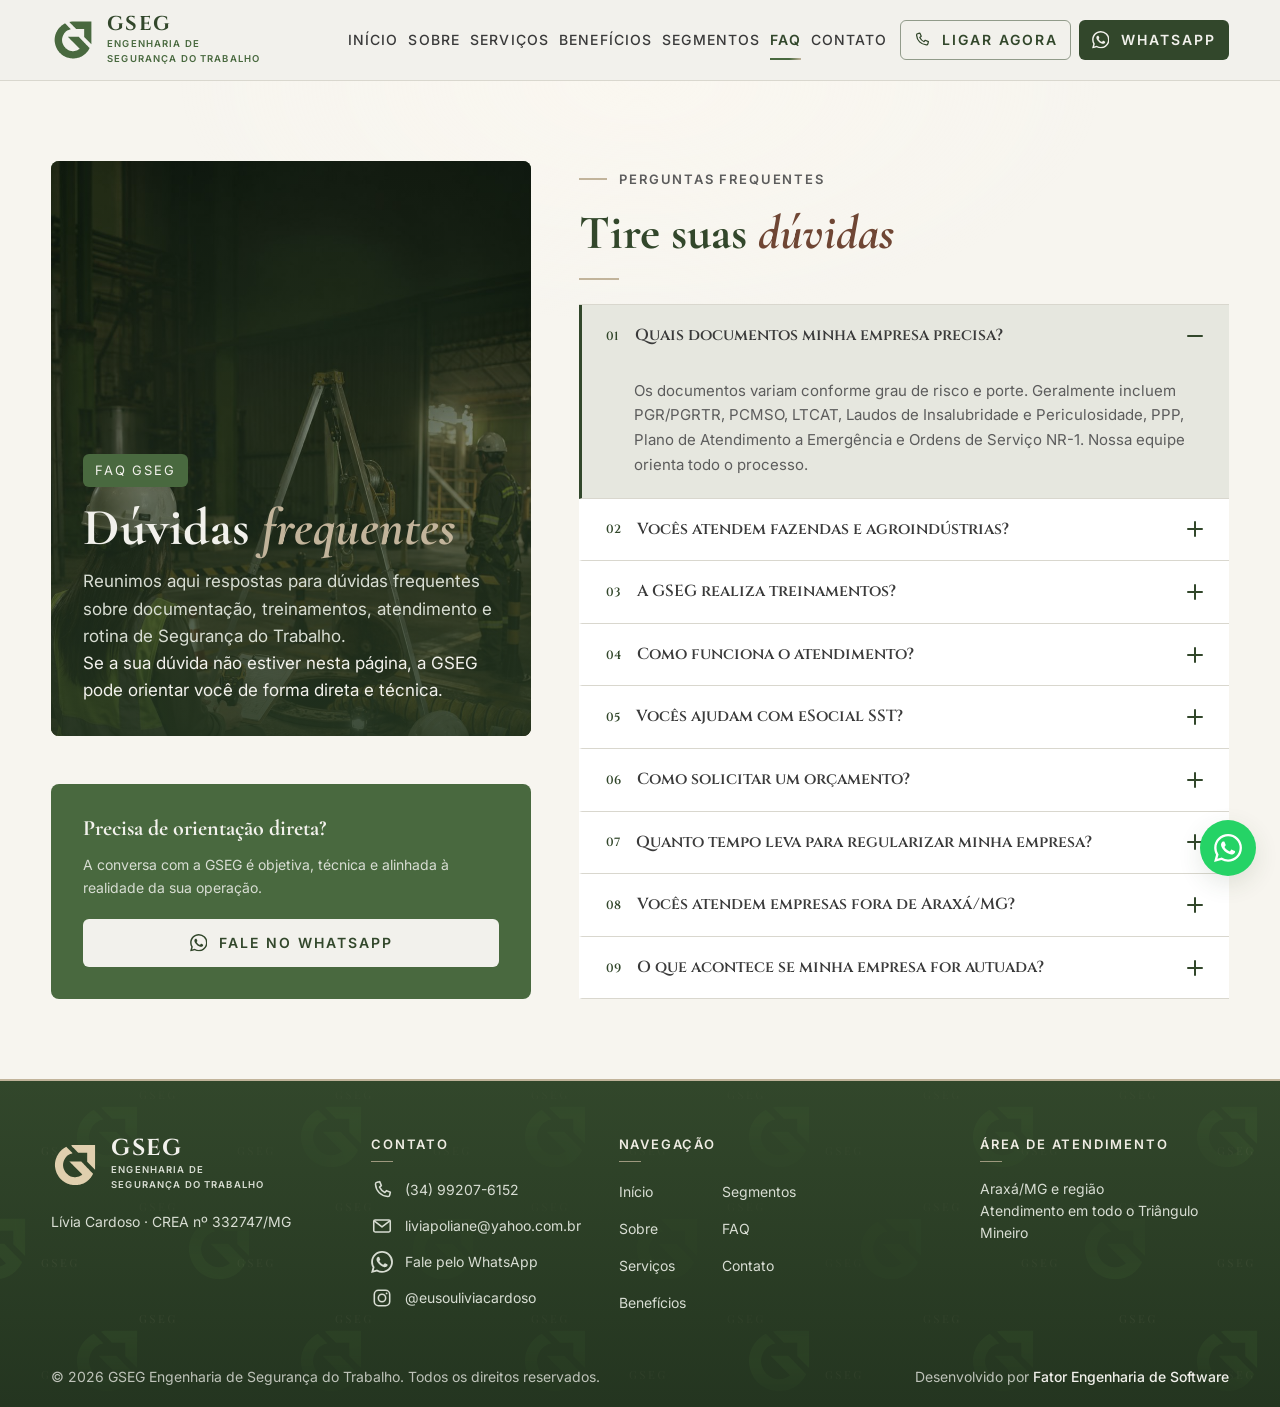
<file: faq.html>
<!DOCTYPE html>
<html lang="pt-BR">
<head>
  <meta charset="UTF-8">
  <meta name="robots" content="noindex, nofollow">
  <meta name="viewport" content="width=device-width, initial-scale=1.0">

  <title>Perguntas Frequentes (FAQ) | GSEG Segurança do Trabalho</title>
  <meta name="description" content="Dúvidas sobre SST: documentos obrigatórios, treinamentos (NRs), eSocial SST, atendimento e orçamento. Respostas claras da GSEG — Araxá/MG e região.">
  <meta name="robots" content="noindex, nofollow">
  <link rel="canonical" href="https://www.gsegengenharia.com.br/faq.html">

  <meta property="og:type" content="website">
  <meta property="og:title" content="Perguntas Frequentes | GSEG Segurança do Trabalho">
  <meta property="og:description" content="Respostas claras sobre documentação, treinamentos, eSocial SST e atendimento em Segurança do Trabalho.">
  <meta property="og:image" content="https://www.gsegengenharia.com.br/assets/icons/favicon-256.png">
  <meta property="og:url" content="https://www.gsegengenharia.com.br/faq.html">
  <meta property="og:locale" content="pt_BR">
  <meta property="og:site_name" content="GSEG Engenharia de Segurança do Trabalho">

  <script type="application/ld+json">
  {
    "@context": "https://schema.org",
    "@type": "ProfessionalService",
    "name": "GSEG Engenharia de Segurança do Trabalho",
    "description": "Consultoria em Saúde e Segurança do Trabalho (SST) em Araxá/MG e região.",
    "address": {
      "@type": "PostalAddress",
      "addressLocality": "Araxá",
      "addressRegion": "MG",
      "addressCountry": "BR"
    },
    "telephone": "+55-34-99207-6152",
    "email": "liviapoliane@yahoo.com.br",
    "areaServed": "Araxá e região, Triângulo Mineiro, Minas Gerais",
    "founder": {
      "@type": "Person",
      "name": "Lívia Cardoso",
      "jobTitle": "Engenheira de Segurança do Trabalho",
      "identifier": "CREA 332747/MG"
    },
    "slogan": "Proteger pessoas. Fortalecer negócios."
  }
  </script>

  <link rel="icon" type="image/svg+xml" href="assets/icons/favicon.svg">
  <link rel="icon" type="image/png" sizes="256x256" href="assets/icons/favicon-256.png">
  <link rel="apple-touch-icon" href="assets/icons/favicon-256.png">

  <link rel="preconnect" href="https://fonts.googleapis.com">
  <link rel="preconnect" href="https://fonts.gstatic.com" crossorigin>
  <link rel="preload" as="style" href="https://fonts.googleapis.com/css2?family=Cinzel:wght@600;700&family=Cormorant+Garamond:ital,wght@0,600;0,700;1,600;1,700&family=Inter:wght@400;500;600;700&display=swap">
  <link rel="stylesheet" href="https://fonts.googleapis.com/css2?family=Cinzel:wght@600;700&family=Cormorant+Garamond:ital,wght@0,600;0,700;1,600;1,700&family=Inter:wght@400;500;600;700&display=swap" media="print" onload="this.media='all'">
  <noscript><link rel="stylesheet" href="https://fonts.googleapis.com/css2?family=Cinzel:wght@600;700&family=Cormorant+Garamond:ital,wght@0,600;0,700;1,600;1,700&family=Inter:wght@400;500;600;700&display=swap"></noscript>

  <link rel="stylesheet" href="css/variaveis_LUCAS.css">
  <link rel="stylesheet" href="css/reset.css">
  <link rel="stylesheet" href="css/global.css?v=20261012-t4">
  <link rel="stylesheet" href="css/refinamento-tokens.css">
  <link rel="stylesheet" href="css/faq.css">
  <link rel="stylesheet" href="css/refinamento-paginas.css">
</head>
<body>
  <a href="#conteudo-principal" class="skip-link">Ir para o conteúdo principal</a>

  <!-- ============ BIBLIOTECA DE ÍCONES (SVG inline — perf: sem requisição externa) ============ -->
  <svg width="0" height="0" style="position:absolute" aria-hidden="true" focusable="false">
    <defs>
      <symbol id="i-shield-check" viewBox="0 0 24 24"><path d="M12 3l8 3v6c0 4.5-3.5 7.6-8 9-4.5-1.4-8-4.5-8-9V6l8-3z"/><path d="M8.8 12.2l2.4 2.4 4.2-4.8"/></symbol>
      <symbol id="i-seal-check" viewBox="0 0 24 24"><path d="M12 2.8l2.3 1.7 2.9-.2 1 2.7 2.5 1.5-.9 2.8.9 2.8-2.5 1.5-1 2.7-2.9-.2-2.3 1.7-2.3-1.7-2.9.2-1-2.7-2.5-1.5.9-2.8-.9-2.8 2.5-1.5 1-2.7 2.9.2L12 2.8z"/><path d="M8.9 12.1l2.3 2.3 4-4.6"/></symbol>
      <symbol id="i-file-text" viewBox="0 0 24 24"><path d="M14 3H6v18h12V7l-4-4z"/><path d="M14 3v4h4"/><path d="M9 12.5h6M9 16h6"/></symbol>
      <symbol id="i-check-square" viewBox="0 0 24 24"><rect x="4" y="4" width="16" height="16" rx="1.5"/><path d="M8.5 12.4l2.5 2.5 4.5-5.2"/></symbol>
      <symbol id="i-table" viewBox="0 0 24 24"><rect x="3.5" y="5" width="17" height="14" rx="1"/><path d="M3.5 10h17M9.2 10v9M14.8 10v9"/></symbol>
      <symbol id="i-magnifier" viewBox="0 0 24 24"><circle cx="11" cy="11" r="6.2"/><path d="M15.7 15.7L20.5 20.5"/></symbol>
      <symbol id="i-user" viewBox="0 0 24 24"><circle cx="12" cy="8.4" r="4"/><path d="M4.5 20.2c1.5-3.6 4.2-5.1 7.5-5.1s6 1.5 7.5 5.1"/></symbol>
      <symbol id="i-coins" viewBox="0 0 24 24"><ellipse cx="12" cy="7" rx="7" ry="3"/><path d="M5 7v5c0 1.7 3.1 3 7 3s7-1.3 7-3V7"/><path d="M5 12v5c0 1.7 3.1 3 7 3s7-1.3 7-3v-5"/></symbol>
      <symbol id="i-gavel" viewBox="0 0 24 24"><path d="M13.2 4.4l6.4 6.4M11 6.6l6.4 6.4M12.1 5.5l-4.6 4.6 6.4 6.4 4.6-4.6z"/><path d="M9.8 12.4L3.5 18.7c-.6.6-.6 1.6 0 2.2.6.6 1.6.6 2.2 0l6.3-6.3"/></symbol>
      <symbol id="i-barricade" viewBox="0 0 24 24"><rect x="3" y="8" width="18" height="6.5" rx="1"/><path d="M6 8l4 6.5M11 8l4 6.5M16 8l4 6.5"/><path d="M6 14.5V20M18 14.5V20"/></symbol>
      <symbol id="i-camera" viewBox="0 0 24 24"><path d="M4 7.5h3.2L9 5h6l1.8 2.5H20V19H4V7.5z"/><circle cx="12" cy="13" r="3.4"/></symbol>
      <symbol id="i-building" viewBox="0 0 24 24"><rect x="5" y="4" width="14" height="16.5" rx="1"/><path d="M3.5 20.5h17"/><path d="M9 8h2M13 8h2M9 11.5h2M13 11.5h2M9 15h2M13 15h2"/></symbol>
      <symbol id="i-map-pin" viewBox="0 0 24 24"><path d="M12 21s-6.5-5.4-6.5-10.2a6.5 6.5 0 1113 0C18.5 15.6 12 21 12 21z"/><circle cx="12" cy="10.6" r="2.4"/></symbol>
      <symbol id="i-phone" viewBox="0 0 24 24"><path d="M6.5 3.6l3-.7 1.8 4.3-2 1.7a12.6 12.6 0 005.8 5.8l1.7-2 4.3 1.8-.7 3c-.2 1-1.1 1.7-2.1 1.6C10.8 18.5 5.5 13.2 4.9 5.7c-.1-1 .6-1.9 1.6-2.1z"/></symbol>
      <symbol id="i-envelope" viewBox="0 0 24 24"><rect x="3" y="5.5" width="18" height="13" rx="1.5"/><path d="M3.5 6.5L12 13l8.5-6.5"/></symbol>
      <symbol id="i-leaf" viewBox="0 0 24 24"><path d="M5 19c0-8 5-13 14-13 0 9-5 14-13 14-1 0-1-1-1-1z"/><path d="M9 15c2-3 4-5 7-7"/></symbol>
      <symbol id="i-info" viewBox="0 0 24 24"><circle cx="12" cy="12" r="9"/><path d="M12 11v5"/><circle cx="12" cy="8" r="1" fill="currentColor" stroke="none"/></symbol>
      <symbol id="i-whatsapp" viewBox="0 0 24 24"><path fill="currentColor" stroke="none" d="M17.472 14.382c-.297-.149-1.758-.867-2.03-.967-.273-.099-.471-.148-.67.15-.197.297-.767.966-.94 1.164-.173.199-.347.223-.644.075-.297-.15-1.255-.463-2.39-1.475-.883-.788-1.48-1.761-1.653-2.059-.173-.297-.018-.458.13-.606.134-.133.298-.347.446-.52.149-.174.198-.298.298-.497.099-.198.05-.371-.025-.52-.075-.149-.669-1.612-.916-2.207-.242-.579-.487-.5-.669-.51-.173-.008-.371-.01-.57-.01-.198 0-.52.074-.792.372-.272.297-1.04 1.016-1.04 2.479 0 1.462 1.065 2.875 1.213 3.074.149.198 2.096 3.2 5.077 4.487.709.306 1.262.489 1.694.625.712.227 1.36.195 1.871.118.571-.085 1.758-.719 2.006-1.413.248-.694.248-1.289.173-1.413-.074-.124-.272-.198-.57-.347m-5.421 7.403h-.004a9.87 9.87 0 01-5.031-1.378l-.361-.214-3.741.982.998-3.648-.235-.374a9.86 9.86 0 01-1.51-5.26c.001-5.45 4.436-9.884 9.888-9.884 2.64 0 5.122 1.03 6.988 2.898a9.825 9.825 0 012.893 6.994c-.003 5.45-4.437 9.884-9.885 9.884m8.413-18.297A11.815 11.815 0 0012.05 0C5.495 0 .16 5.335.157 11.892c0 2.096.547 4.142 1.588 5.945L.057 24l6.305-1.654a11.882 11.882 0 005.683 1.448h.005c6.554 0 11.89-5.335 11.893-11.893a11.821 11.821 0 00-3.48-8.413Z"/></symbol>
      <symbol id="i-arrow-right" viewBox="0 0 24 24"><path d="M5 12h14M13 6l6 6-6 6"/></symbol>
      <symbol id="i-fabrica" viewBox="0 0 24 24"><path d="M3 21V10l6 3.5V10l6 3.5V6h6v15z"/><path d="M18 6V3.2h-1.8"/><path d="M6.4 17.4h2.6M13.4 17.4h2.6"/></symbol>
      <symbol id="i-agro" viewBox="0 0 24 24"><path d="M12 21V8"/><path d="M12 11.4C9.4 11.4 7.8 9.8 7.8 7.2 10.4 7.2 12 8.8 12 11.4z"/><path d="M12 11.4c2.6 0 4.2-1.6 4.2-4.2C13.6 7.2 12 8.8 12 11.4z"/><path d="M12 8c0-2 1.2-3.4 3.2-3.4C15.2 6.6 14 8 12 8z"/><path d="M5 21h14"/></symbol>
      <symbol id="i-fazenda" viewBox="0 0 24 24"><path d="M16.6 3.2a2.7 2.7 0 0 1 0 5.4"/><path d="M21.4 3.6l-1 .8M23 6h-1.3M21.4 8.4l-1-.8"/><path d="M2.5 13.6c3-3 6-3 9 0s6 3 9 0"/><path d="M5 21v-6.2M9.5 21v-6.2M14 21v-6.2"/><path d="M3.4 16.4h12.2M3.4 18.8h12.2"/></symbol>
      <symbol id="i-cycle" viewBox="0 0 24 24"><path d="M4.6 9.2A8 8 0 0 1 18 6.4"/><path d="M19.4 14.8A8 8 0 0 1 6 17.6"/><path d="M18 3.4V7h-3.6M6 20.6V17h3.6"/></symbol>
      <symbol id="i-sprout" viewBox="0 0 24 24"><path d="M12 21v-9"/><path d="M12 12C12 9 9.8 7 6.8 7c0 3 2 5 5.2 5z"/><path d="M12 12c0-3 2.2-5 5.2-5 0 3-2 5-5.2 5z"/><path d="M7 21h10"/></symbol>
      <symbol id="i-instagram" viewBox="0 0 24 24"><rect x="3.6" y="3.6" width="16.8" height="16.8" rx="4.6"/><circle cx="12" cy="12" r="4"/><circle cx="17" cy="7" r="1" fill="currentColor" stroke="none"/></symbol>
      <symbol id="i-plus" viewBox="0 0 24 24"><path d="M12 5v14M5 12h14"/></symbol>
      <symbol id="i-minus" viewBox="0 0 24 24"><path d="M5 12h14"/></symbol>
      <symbol id="i-quotes" viewBox="0 0 24 24"><path d="M9.2 8.5C7.4 9 6.2 10.5 6.2 12.4c0 1.7 1.2 2.9 2.8 2.9.3 0 .6 0 .8-.1-.3 1.1-1.2 1.9-2.2 2.3M18 8.5c-1.8.5-3 2-3 3.9 0 1.7 1.2 2.9 2.8 2.9.3 0 .6 0 .8-.1-.3 1.1-1.2 1.9-2.2 2.3"/></symbol>
    </defs>
  </svg>

  <header class="cabecalho">
    <div class="container cabecalho__inner">
      <a class="logo" href="index.html" aria-label="GSEG — Engenharia de Segurança do Trabalho, página inicial">
        <img class="logo__simbolo" src="assets/brand/simbolo.svg" alt="" width="44" height="44">
        <span class="logo__texto">
          <span class="logo__nome">GSEG</span>
          <span class="logo__descritor">Engenharia de<br>Segurança do Trabalho</span>
        </span>
      </a>
      <nav class="nav" aria-label="Menu principal">
        <ul class="nav__lista">
          <li><a class="nav__link" href="index.html">Início</a></li>
          <li><a class="nav__link" href="sobre.html">Sobre</a></li>
          <li><a class="nav__link" href="servicos.html">Serviços</a></li>
          <li><a class="nav__link" href="beneficios.html">Benefícios</a></li>
          <li><a class="nav__link" href="segmentos.html">Segmentos</a></li>
          <li><a class="nav__link" href="faq.html" aria-current="page">FAQ</a></li>
          <li><a class="nav__link" href="contato.html">Contato</a></li>
        </ul>
      </nav>
      <div class="cabecalho__acoes">
        <a class="btn btn--outline btn--sm" href="tel:+5534992076152"><svg class="icone icone--sm" aria-hidden="true" focusable="false"><use href="#i-phone"/></svg> Ligar agora</a>
        <a class="btn btn--primary btn--sm" href="https://wa.me/5534992076152?text=Ol%C3%A1!%20Vim%20pelo%20site%20da%20GSEG%20e%20gostaria%20de%20falar%20com%20a%20consultoria." target="_blank" rel="noopener noreferrer">
          <svg class="icone icone--sm icone--fill" aria-hidden="true" focusable="false"><use href="#i-whatsapp"/></svg> WhatsApp
        </a>
      </div>
      <button class="hamburguer" id="btn-menu" aria-label="Abrir menu" aria-expanded="false" aria-controls="menu-mobile">
        <span></span><span></span><span></span>
      </button>
    </div>
  </header>

  <div class="menu-mobile" id="menu-mobile">
    <div class="menu-mobile__overlay" data-fechar-menu></div>
    <nav class="menu-mobile__painel" aria-label="Menu principal">
      <div class="menu-mobile__topo">
        <a class="menu-mobile__logo" href="index.html" aria-label="GSEG — Engenharia de Segurança do Trabalho, página inicial">
          <img class="logo__simbolo" src="assets/brand/simbolo-claro.svg" alt="" width="34" height="34">
          <span class="logo__texto">
            <span class="logo__nome">GSEG</span>
            <span class="logo__descritor">Engenharia de<br>Segurança do Trabalho</span>
          </span>
        </a>
        <button class="menu-mobile__fechar" data-fechar-menu aria-label="Fechar menu"><span aria-hidden="true">&times;</span></button>
      </div>
      <p class="menu-mobile__kicker">Menu principal</p>
      <ul class="menu-mobile__lista">
        <li class="menu-mobile__item"><a class="menu-mobile__link" href="index.html">Início <svg class="seta" aria-hidden="true" focusable="false"><use href="#i-arrow-right"/></svg></a></li>
        <li class="menu-mobile__item"><a class="menu-mobile__link" href="sobre.html">Sobre <svg class="seta" aria-hidden="true" focusable="false"><use href="#i-arrow-right"/></svg></a></li>
        <li class="menu-mobile__item"><a class="menu-mobile__link" href="servicos.html">Serviços <svg class="seta" aria-hidden="true" focusable="false"><use href="#i-arrow-right"/></svg></a></li>
        <li class="menu-mobile__item"><a class="menu-mobile__link" href="beneficios.html">Benefícios <svg class="seta" aria-hidden="true" focusable="false"><use href="#i-arrow-right"/></svg></a></li>
        <li class="menu-mobile__item"><a class="menu-mobile__link" href="segmentos.html">Segmentos <svg class="seta" aria-hidden="true" focusable="false"><use href="#i-arrow-right"/></svg></a></li>
        <li class="menu-mobile__item"><a class="menu-mobile__link" href="faq.html" aria-current="page">FAQ <svg class="seta" aria-hidden="true" focusable="false"><use href="#i-arrow-right"/></svg></a></li>
        <li class="menu-mobile__item"><a class="menu-mobile__link" href="contato.html">Contato <svg class="seta" aria-hidden="true" focusable="false"><use href="#i-arrow-right"/></svg></a></li>
      </ul>
      <div class="menu-mobile__acoes">
        <a class="btn btn--light" href="tel:+5534992076152"><svg class="icone icone--sm" aria-hidden="true" focusable="false"><use href="#i-phone"/></svg> Ligar agora</a>
        <a class="btn btn--light-outline" href="https://wa.me/5534992076152?text=Ol%C3%A1!%20Vim%20pelo%20site%20da%20GSEG%20e%20gostaria%20de%20falar%20com%20a%20consultoria." target="_blank" rel="noopener noreferrer">
          <svg class="icone icone--sm icone--fill" aria-hidden="true" focusable="false"><use href="#i-whatsapp"/></svg> Falar no WhatsApp
        </a>
      </div>
      <p class="menu-mobile__rodape"><svg class="icone" aria-hidden="true" focusable="false"><use href="#i-shield-check"/></svg> <span>Protegemos pessoas.<br>Fortalecemos negócios.</span></p>
    </nav>
  </div>

  <main id="conteudo-principal">
    <section class="secao faq-secao">
      <div class="container faq-layout">

        <!-- Aside: foto + título -->
        <aside class="faq-foto">
          <div class="ph-foto faq-foto__ph"><img class="foto-real" src="assets/images/livia-faq.jpg" alt="Lívia Cardoso, engenheira de segurança do trabalho" width="520" height="680" loading="lazy" onerror="this.remove()"><svg class="icone" aria-hidden="true" focusable="false"><use href="#i-camera"/></svg><span>Atendimento técnico em Segurança do Trabalho</span></div>
          <div class="faq-foto__overlay"></div>
          <div class="faq-foto__conteudo">
            <span class="faq-foto__badge">FAQ GSEG</span>
            <h1 class="faq-foto__titulo">Dúvidas <em>frequentes</em></h1>
            <p class="faq-foto__texto">Reunimos aqui respostas para dúvidas frequentes sobre documentação, treinamentos, atendimento e rotina de Segurança do Trabalho.</p>
            <p class="faq-foto__apoio">Se a sua dúvida não estiver nesta página, a GSEG pode orientar você de forma direta e técnica.</p>
          </div>
        </aside>

        <!-- Caixa "ainda tem dúvidas" -->
        <div class="faq-cta">
          <h2 class="faq-cta__titulo">Precisa de orientação direta?</h2>
          <p class="faq-cta__texto">A conversa com a GSEG é objetiva, técnica e alinhada à realidade da sua operação.</p>
          <a class="btn btn--light btn--full" href="https://wa.me/5534992076152?text=Ol%C3%A1!%20Vim%20pelo%20site%20da%20GSEG%20e%20gostaria%20de%20falar%20com%20a%20consultoria." target="_blank" rel="noopener noreferrer">
            <svg class="icone icone--sm icone--fill" aria-hidden="true" focusable="false"><use href="#i-whatsapp"/></svg> Fale no WhatsApp
          </a>
        </div>

        <!-- Accordion -->
        <div class="faq-accordion">
          <p class="kicker">Perguntas frequentes</p>
          <h2 class="titulo-secao">Tire suas <em>dúvidas</em></h2>
          <hr class="regua regua--esq">

          <div class="faq__lista">
            <div class="faq__item">
              <h3 class="faq__cab">
                <button class="faq__pergunta" type="button" aria-expanded="false" aria-controls="faq-a1">
                  <span class="faq__num" aria-hidden="true">01</span>
                  <span class="faq__texto">Quais documentos minha empresa precisa?</span>
                  <span class="faq__icone" aria-hidden="true"></span>
                </button>
              </h3>
              <div class="faq__corpo" id="faq-a1" role="region" aria-label="Resposta — Quais documentos minha empresa precisa?">
                <div class="faq__corpo-inner">
                  <p>Os documentos variam conforme grau de risco e porte. Geralmente incluem PGR/PGRTR, PCMSO, LTCAT, Laudos de Insalubridade e Periculosidade, PPP, Plano de Atendimento a Emergência e Ordens de Serviço NR-1. Nossa equipe orienta todo o processo.</p>
                </div>
              </div>
            </div>

            <div class="faq__item">
              <h3 class="faq__cab">
                <button class="faq__pergunta" type="button" aria-expanded="false" aria-controls="faq-a2">
                  <span class="faq__num" aria-hidden="true">02</span>
                  <span class="faq__texto">Vocês atendem fazendas e agroindústrias?</span>
                  <span class="faq__icone" aria-hidden="true"></span>
                </button>
              </h3>
              <div class="faq__corpo" id="faq-a2" role="region" aria-label="Resposta — Vocês atendem fazendas e agroindústrias?">
                <div class="faq__corpo-inner">
                  <p>Sim! Atendemos fazendas e agroindústrias de todos os portes — e vamos muito além: qualquer empresa que tenha funcionários e precise de Segurança do Trabalho, como indústrias, comércio, lojas e prestadores de serviço. Se a sua atividade exige SST, a GSEG cuida de tudo pra você.</p>
                </div>
              </div>
            </div>

            <div class="faq__item">
              <h3 class="faq__cab">
                <button class="faq__pergunta" type="button" aria-expanded="false" aria-controls="faq-a3">
                  <span class="faq__num" aria-hidden="true">03</span>
                  <span class="faq__texto">A GSEG realiza treinamentos?</span>
                  <span class="faq__icone" aria-hidden="true"></span>
                </button>
              </h3>
              <div class="faq__corpo" id="faq-a3" role="region" aria-label="Resposta — A GSEG realiza treinamentos?">
                <div class="faq__corpo-inner">
                  <p>Sim. Realizamos treinamentos como CIPA, CIPATR, NR-10, NR-33, NR-35, NR-6 e outros, conforme a necessidade da sua equipe, com emissão de certificados.</p>
                </div>
              </div>
            </div>

            <div class="faq__item">
              <h3 class="faq__cab">
                <button class="faq__pergunta" type="button" aria-expanded="false" aria-controls="faq-a4">
                  <span class="faq__num" aria-hidden="true">04</span>
                  <span class="faq__texto">Como funciona o atendimento?</span>
                  <span class="faq__icone" aria-hidden="true"></span>
                </button>
              </h3>
              <div class="faq__corpo" id="faq-a4" role="region" aria-label="Resposta — Como funciona o atendimento?">
                <div class="faq__corpo-inner">
                  <p>Começamos entendendo a realidade da sua empresa, com visita técnica quando necessário. A partir daí, montamos um plano sob medida — documentação, treinamentos e acompanhamento — e cuidamos dos prazos de renovação para você.</p>
                </div>
              </div>
            </div>

            <div class="faq__item">
              <h3 class="faq__cab">
                <button class="faq__pergunta" type="button" aria-expanded="false" aria-controls="faq-a5">
                  <span class="faq__num" aria-hidden="true">05</span>
                  <span class="faq__texto">Vocês ajudam com eSocial SST?</span>
                  <span class="faq__icone" aria-hidden="true"></span>
                </button>
              </h3>
              <div class="faq__corpo" id="faq-a5" role="region" aria-label="Resposta — Vocês ajudam com eSocial SST?">
                <div class="faq__corpo-inner">
                  <p>Sim. Damos apoio nos eventos de SST do eSocial (S-2210, S-2220 e S-2240), garantindo o envio correto das informações de acidentes, monitoramento da saúde e condições do ambiente de trabalho.</p>
                </div>
              </div>
            </div>

            <div class="faq__item">
              <h3 class="faq__cab">
                <button class="faq__pergunta" type="button" aria-expanded="false" aria-controls="faq-a6">
                  <span class="faq__num" aria-hidden="true">06</span>
                  <span class="faq__texto">Como solicitar um orçamento?</span>
                  <span class="faq__icone" aria-hidden="true"></span>
                </button>
              </h3>
              <div class="faq__corpo" id="faq-a6" role="region" aria-label="Resposta — Como solicitar um orçamento?">
                <div class="faq__corpo-inner">
                  <p>É simples: fale com a gente pelo WhatsApp (34) 99207-6152 ou pela página de contato. Entendemos sua necessidade e retornamos com uma proposta personalizada conforme o escopo do atendimento.</p>
                </div>
              </div>
            </div>

            <div class="faq__item">
              <h3 class="faq__cab">
                <button class="faq__pergunta" type="button" aria-expanded="false" aria-controls="faq-a7">
                  <span class="faq__num" aria-hidden="true">07</span>
                  <span class="faq__texto">Quanto tempo leva para regularizar minha empresa?</span>
                  <span class="faq__icone" aria-hidden="true"></span>
                </button>
              </h3>
              <div class="faq__corpo" id="faq-a7" role="region" aria-label="Resposta — Quanto tempo leva para regularizar minha empresa?">
                <div class="faq__corpo-inner">
                  <p>Depende da situação da empresa. Empresas com pendências simples podem ser regularizadas em 30 a 60 dias. Operações maiores ou com múltiplas NRs pendentes podem levar de 3 a 6 meses. A GSEG entrega um cronograma claro após a visita técnica.</p>
                </div>
              </div>
            </div>

            <div class="faq__item">
              <h3 class="faq__cab">
                <button class="faq__pergunta" type="button" aria-expanded="false" aria-controls="faq-a8">
                  <span class="faq__num" aria-hidden="true">08</span>
                  <span class="faq__texto">Vocês atendem empresas fora de Araxá/MG?</span>
                  <span class="faq__icone" aria-hidden="true"></span>
                </button>
              </h3>
              <div class="faq__corpo" id="faq-a8" role="region" aria-label="Resposta — Vocês atendem empresas fora de Araxá/MG?">
                <div class="faq__corpo-inner">
                  <p>Sim. Atendemos todo o Triângulo Mineiro e regiões próximas. Para operações de maior porte, avaliamos o atendimento presencial conforme a demanda.</p>
                </div>
              </div>
            </div>

            <div class="faq__item">
              <h3 class="faq__cab">
                <button class="faq__pergunta" type="button" aria-expanded="false" aria-controls="faq-a9">
                  <span class="faq__num" aria-hidden="true">09</span>
                  <span class="faq__texto">O que acontece se minha empresa for autuada?</span>
                  <span class="faq__icone" aria-hidden="true"></span>
                </button>
              </h3>
              <div class="faq__corpo" id="faq-a9" role="region" aria-label="Resposta — O que acontece se minha empresa for autuada?">
                <div class="faq__corpo-inner">
                  <p>Em caso de autuação, a GSEG analisa o auto de infração, orienta sobre os prazos de defesa e implementa as correções necessárias para regularização junto ao órgão fiscalizador.</p>
                </div>
              </div>
            </div>

          </div>
        </div>

      </div>
    </section>
  </main>

  <footer class="rodape">
    <div class="container">
      <div class="rodape__grid">
        <div class="rodape__col rodape__marca">
          <a class="logo logo--rodape" href="index.html" aria-label="GSEG — página inicial">
            <img class="logo__simbolo" src="assets/brand/simbolo-claro.svg" alt="" width="44" height="44">
            <span class="logo__texto">
              <span class="logo__nome">GSEG</span>
              <span class="logo__descritor">Engenharia de<br>Segurança do Trabalho</span>
            </span>
          </a>
          <p class="rodape__crea">Lívia Cardoso · CREA nº 332747/MG</p>
        </div>
        <div class="rodape__col">
          <h3>Contato</h3>
          <div class="rodape__contato">
            <a href="tel:+5534992076152"><svg class="icone icone--sm" aria-hidden="true" focusable="false"><use href="#i-phone"/></svg> (34) 99207-6152</a>
            <a href="mailto:liviapoliane@yahoo.com.br"><svg class="icone icone--sm" aria-hidden="true" focusable="false"><use href="#i-envelope"/></svg> liviapoliane@yahoo.com.br</a>
            <a href="https://wa.me/5534992076152?text=Ol%C3%A1!%20Vim%20pelo%20site%20da%20GSEG%20e%20gostaria%20de%20falar%20com%20a%20consultoria." target="_blank" rel="noopener noreferrer"><svg class="icone icone--sm icone--fill" aria-hidden="true" focusable="false"><use href="#i-whatsapp"/></svg> Fale pelo WhatsApp</a>
            <a href="https://www.instagram.com/eusouliviacardoso" target="_blank" rel="noopener noreferrer"><svg class="icone icone--sm" aria-hidden="true" focusable="false"><use href="#i-instagram"/></svg> @eusouliviacardoso</a>
          </div>
        </div>
        <div class="rodape__col">
          <h3>Navegação</h3>
          <ul>
            <li><a href="index.html">Início</a></li>
            <li><a href="sobre.html">Sobre</a></li>
            <li><a href="servicos.html">Serviços</a></li>
            <li><a href="beneficios.html">Benefícios</a></li>
            <li><a href="segmentos.html">Segmentos</a></li>
            <li><a href="faq.html">FAQ</a></li>
            <li><a href="contato.html">Contato</a></li>
          </ul>
        </div>
        <div class="rodape__col">
          <h3>Área de atendimento</h3>
          <p>Araxá/MG e região</p>
          <p>Atendimento em todo o Triângulo Mineiro</p>
        </div>
      </div>
      <div class="rodape__base">
        <p>&copy; 2026 GSEG Engenharia de Segurança do Trabalho. Todos os direitos reservados.</p>
        <p>Desenvolvido por <span>Fator Engenharia de Software</span></p>
      </div>
    </div>
  </footer>

  <a class="whatsapp-float" href="https://wa.me/5534992076152?text=Ol%C3%A1!%20Vim%20pelo%20site%20da%20GSEG%20e%20gostaria%20de%20falar%20com%20a%20consultoria." target="_blank" rel="noopener noreferrer" aria-label="Falar com a GSEG pelo WhatsApp">
    <svg class="icone icone--fill" aria-hidden="true" focusable="false"><use href="#i-whatsapp"/></svg>
  </a>

  <script src="js/menu.js" defer></script>
  <script src="js/faq.js" defer></script>
  <script src="js/whatsapp.js" defer></script>
  <script src="js/estampa-rodape.js?v=20261009-r19-5c" defer></script>
  <script src="js/efeitos.js" defer></script>
</body>
</html>
</file>
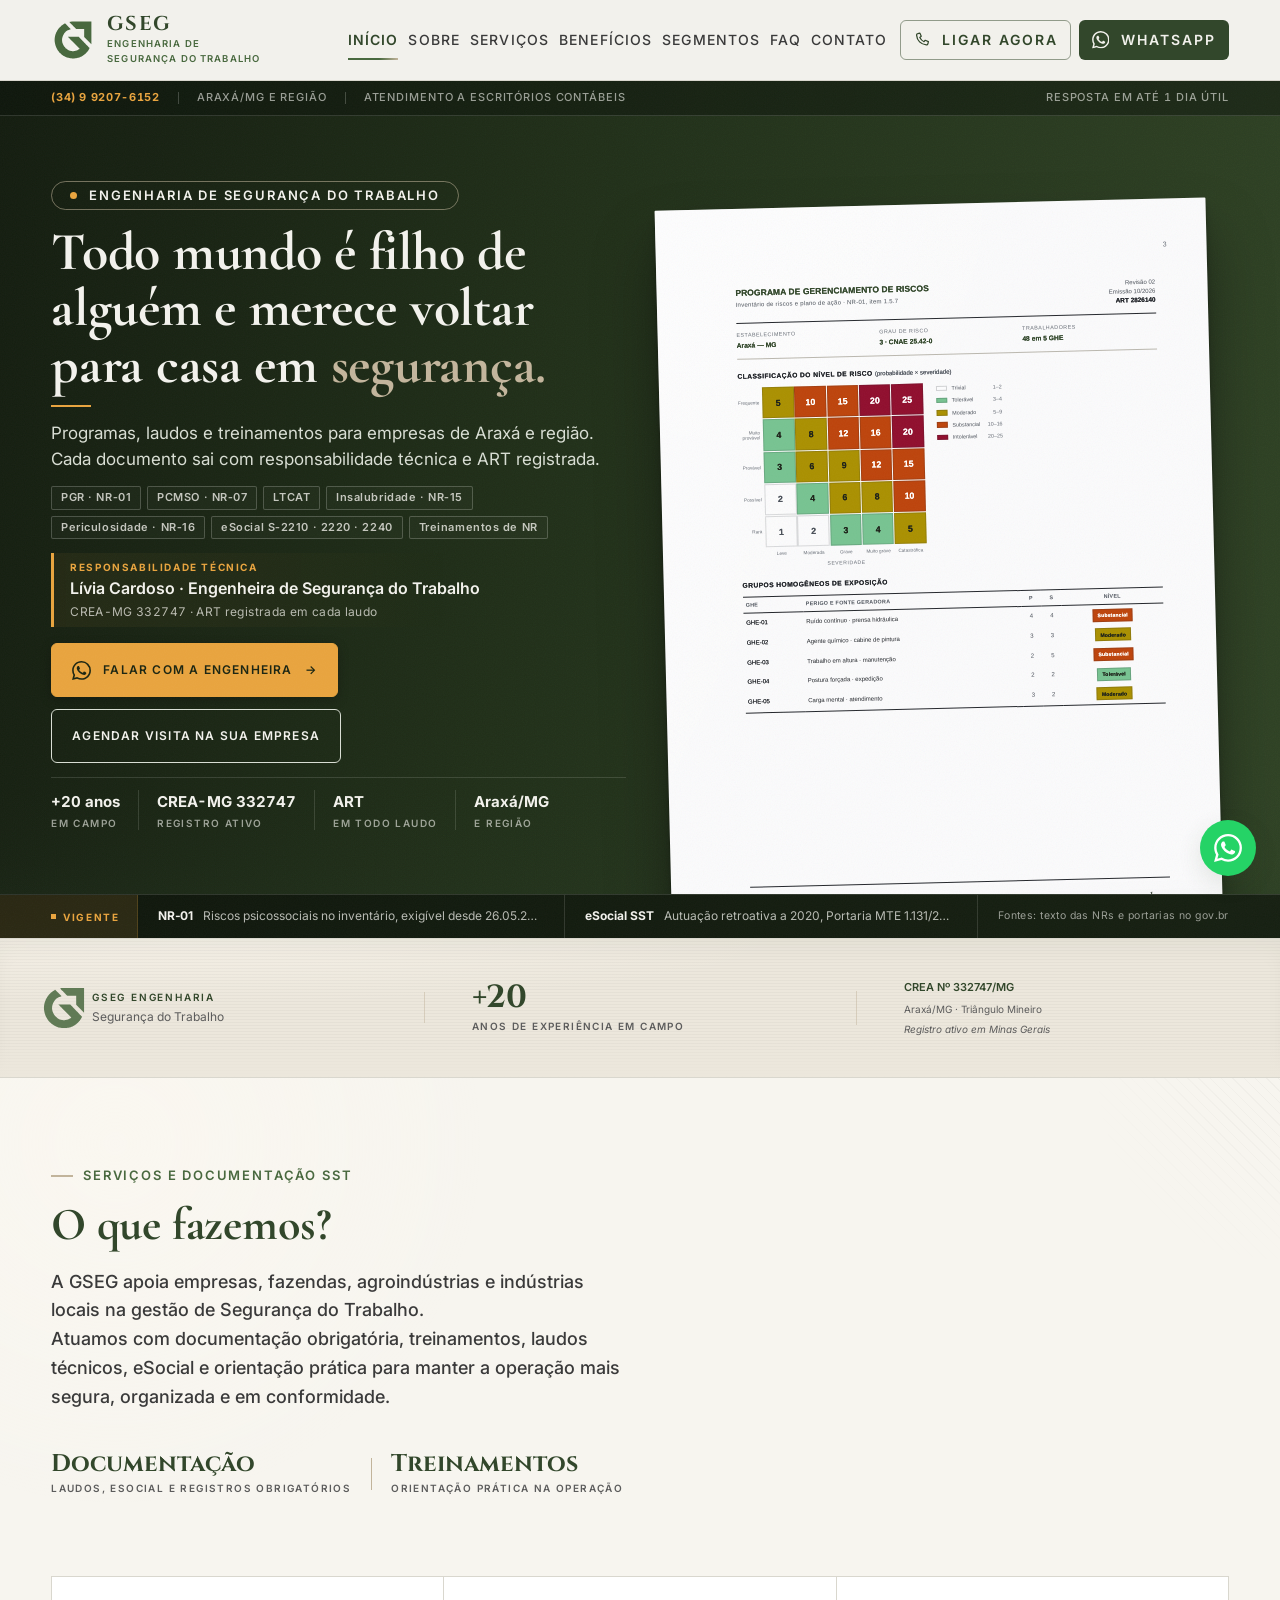
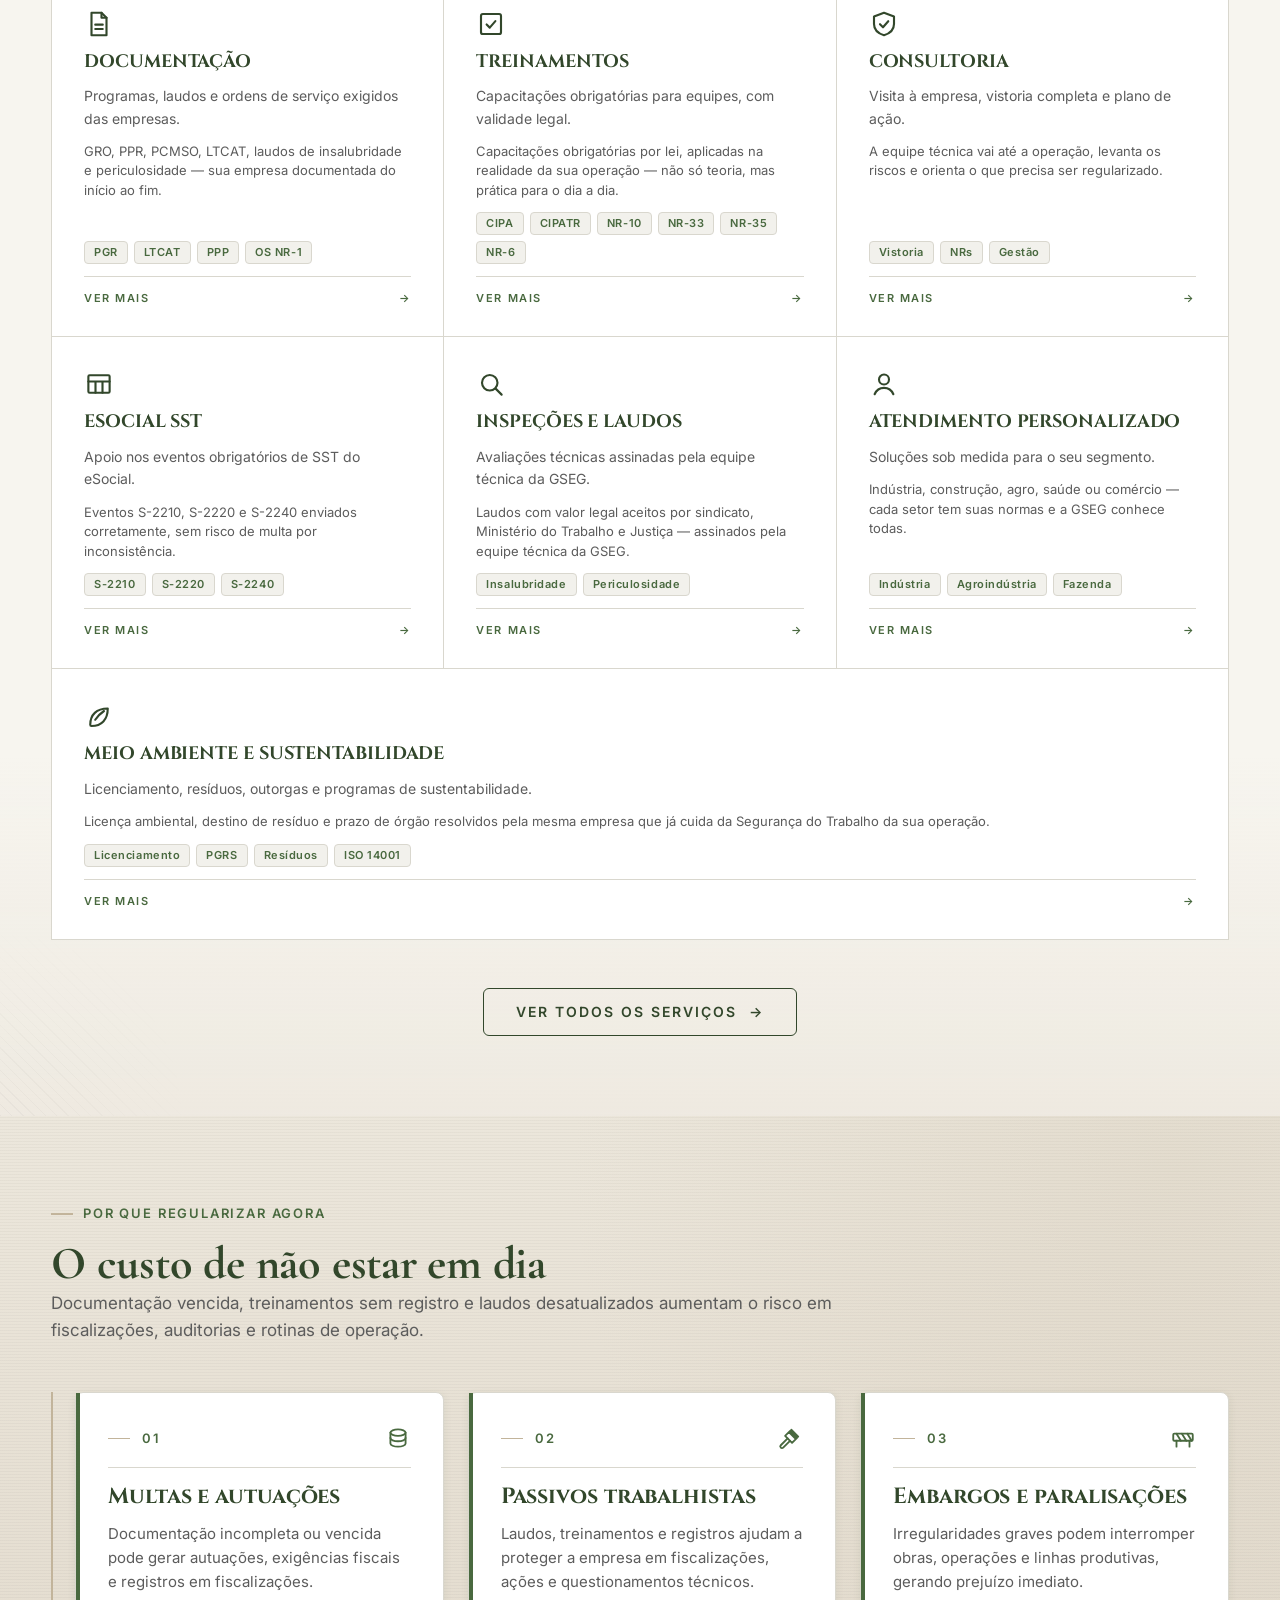
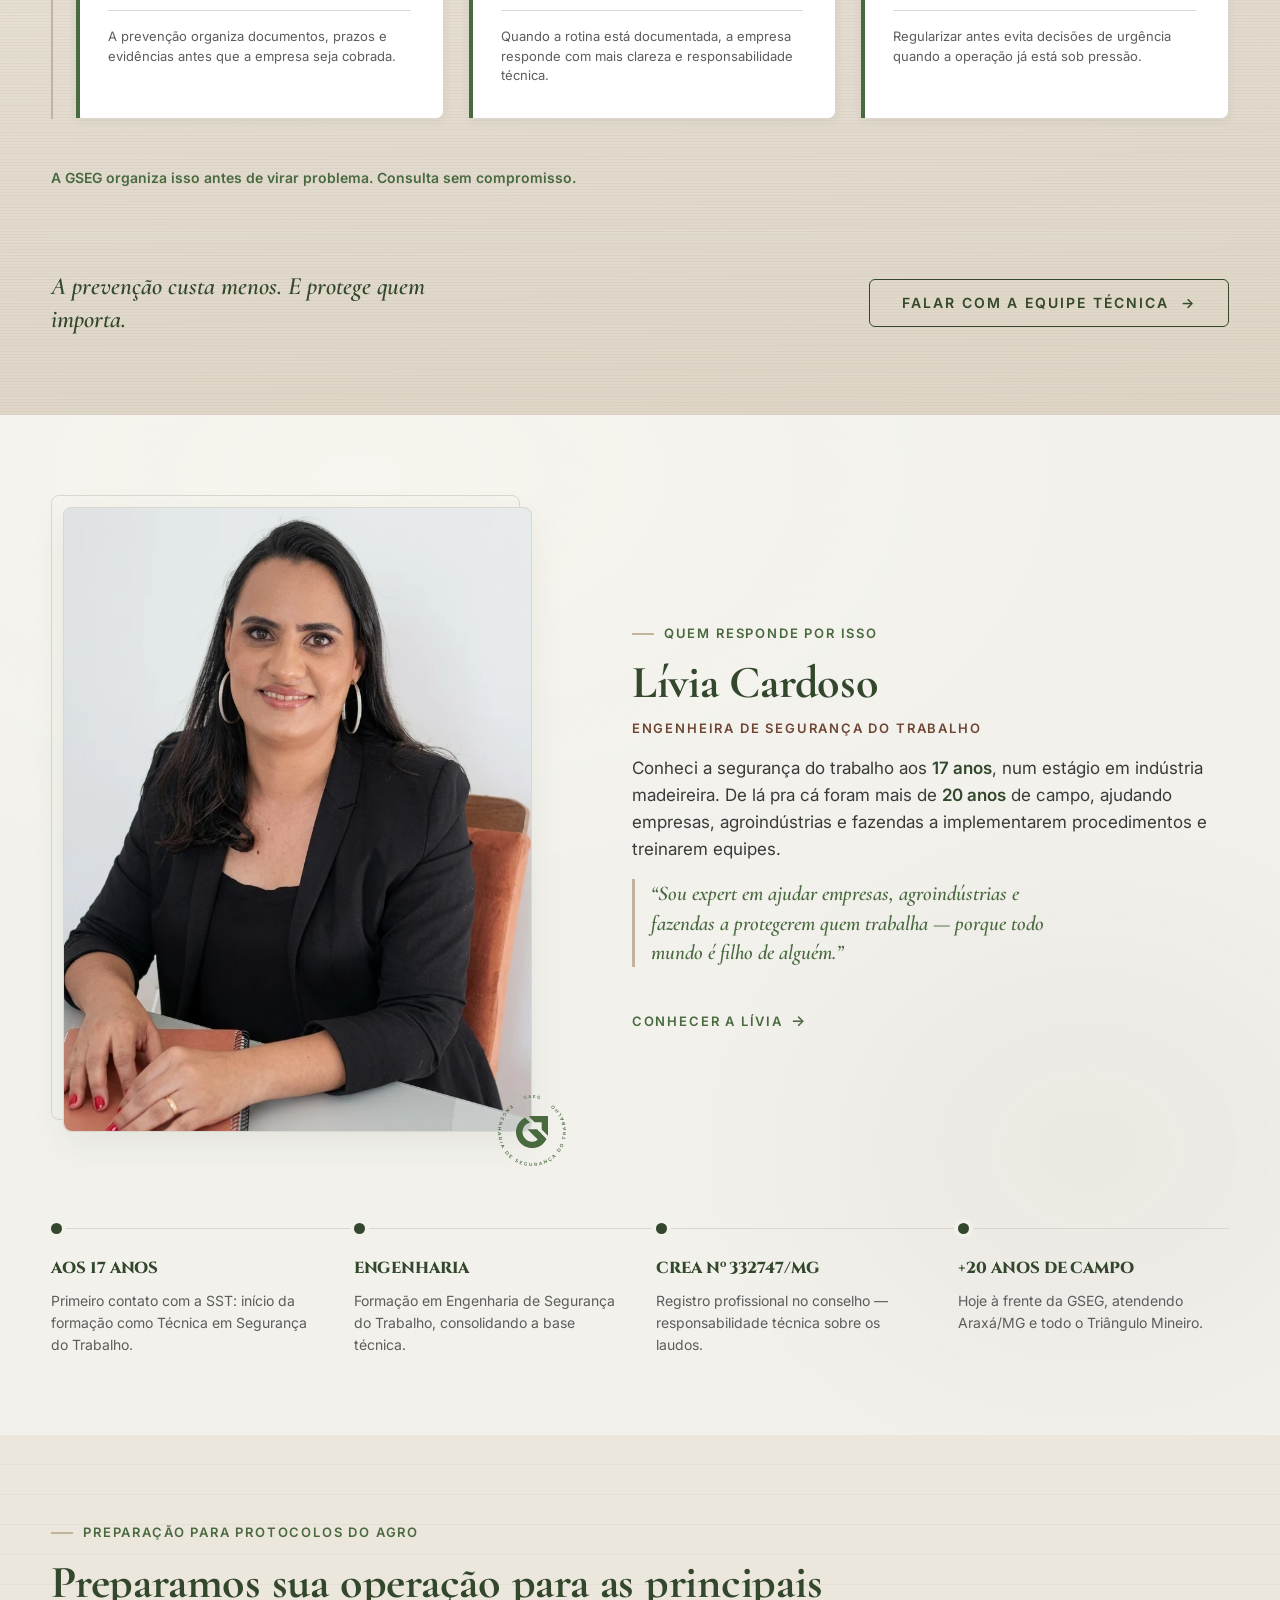
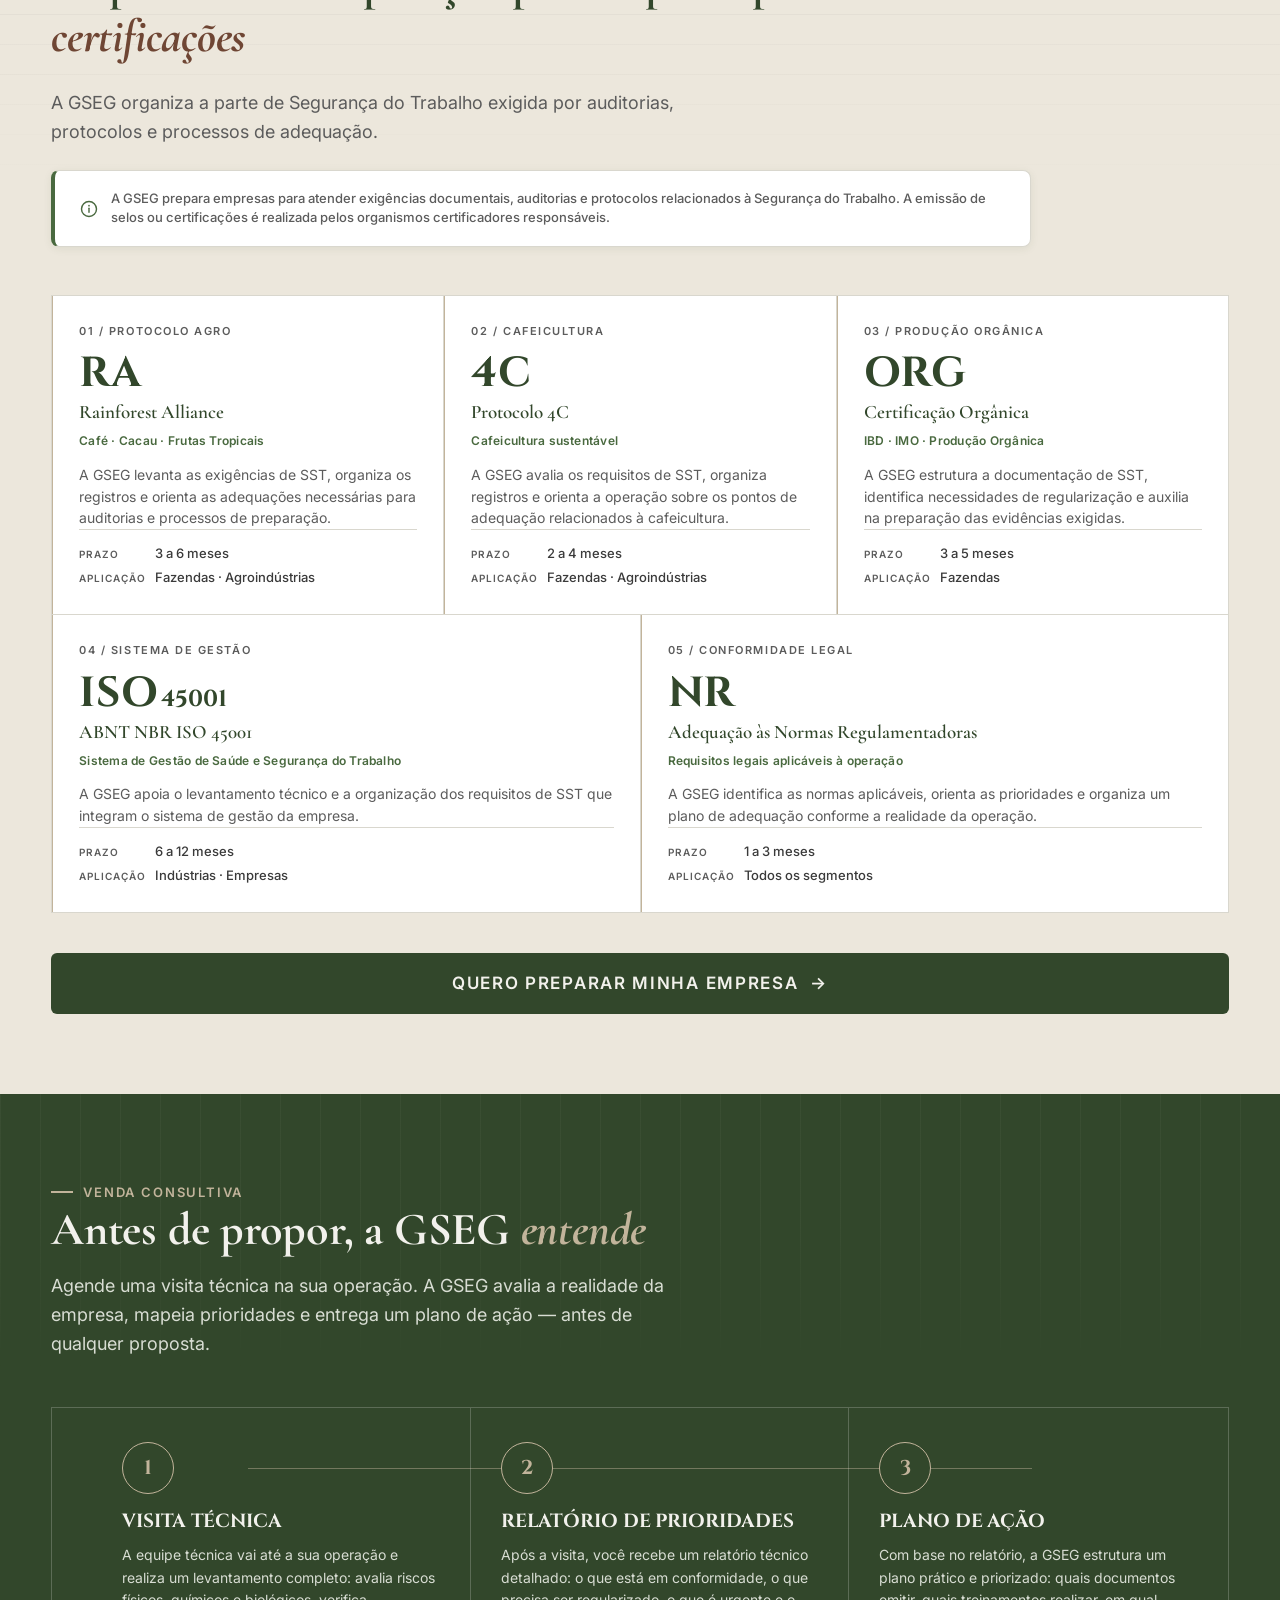
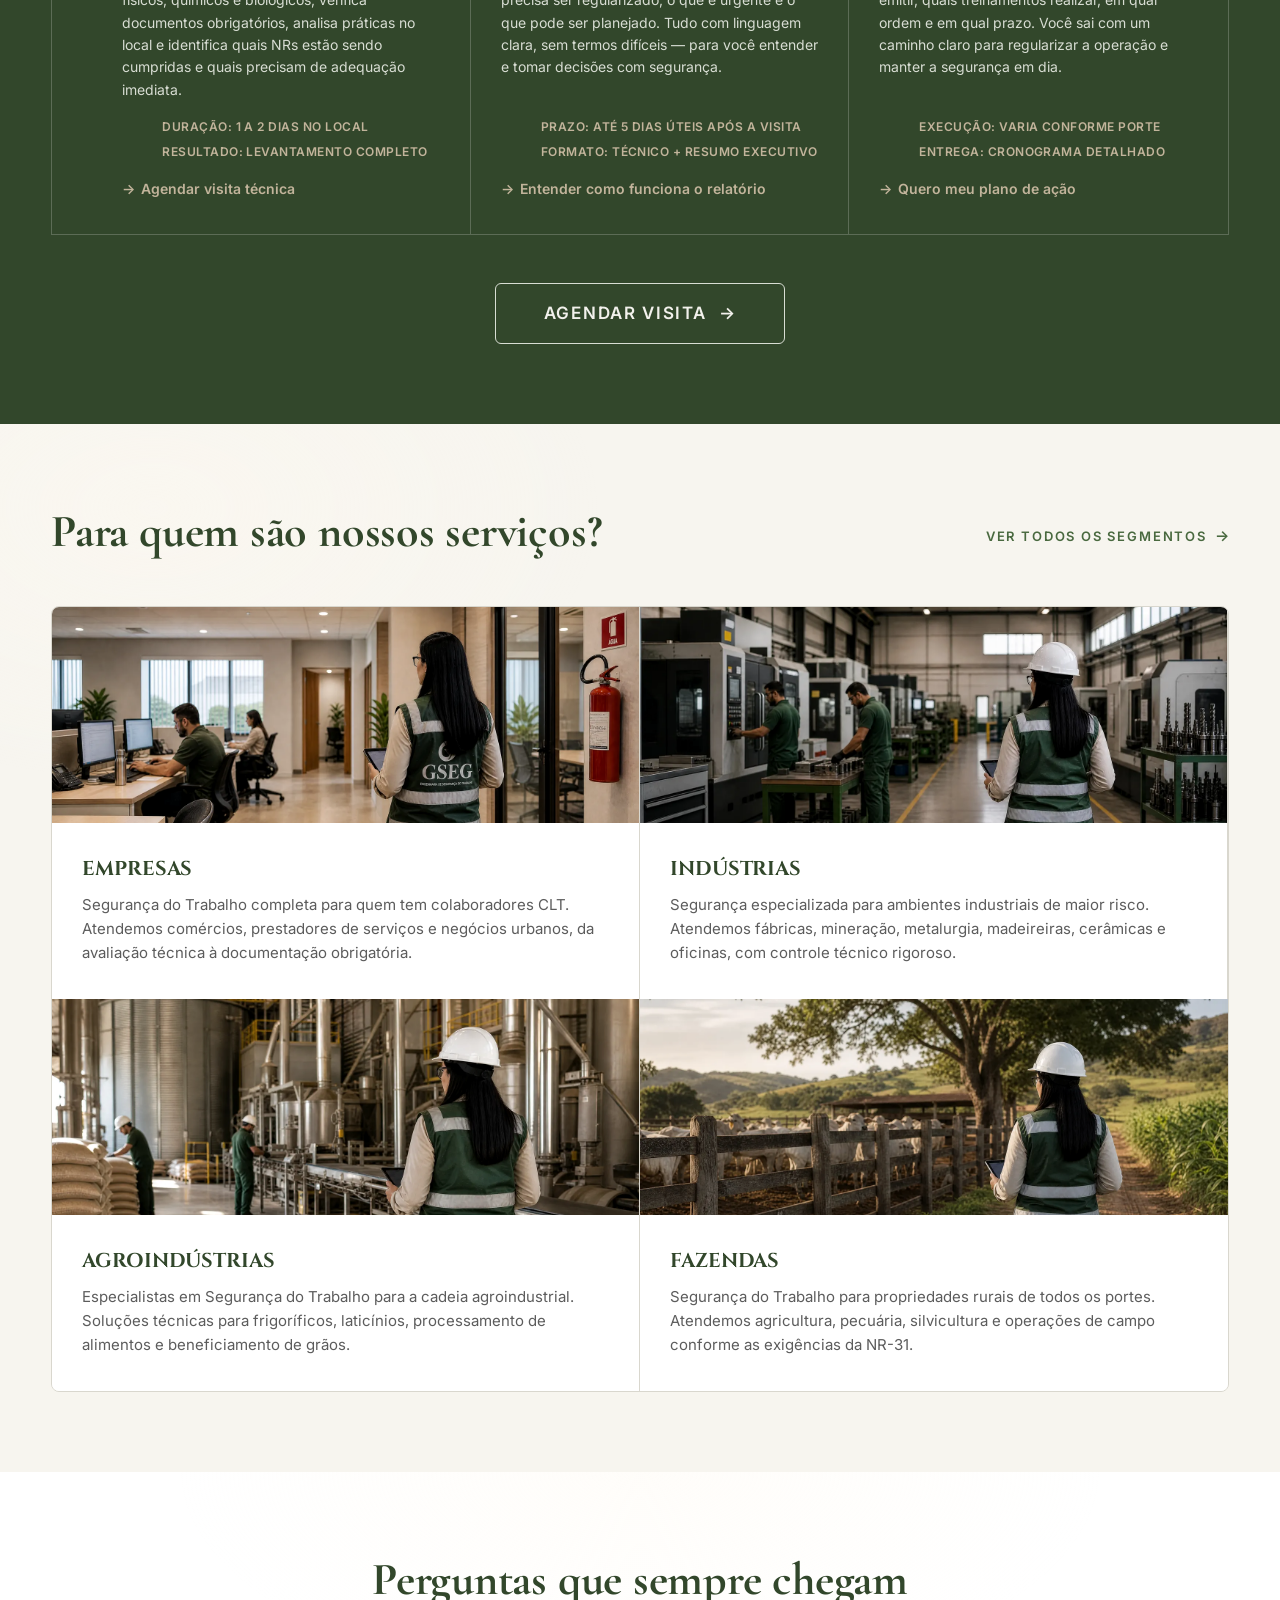
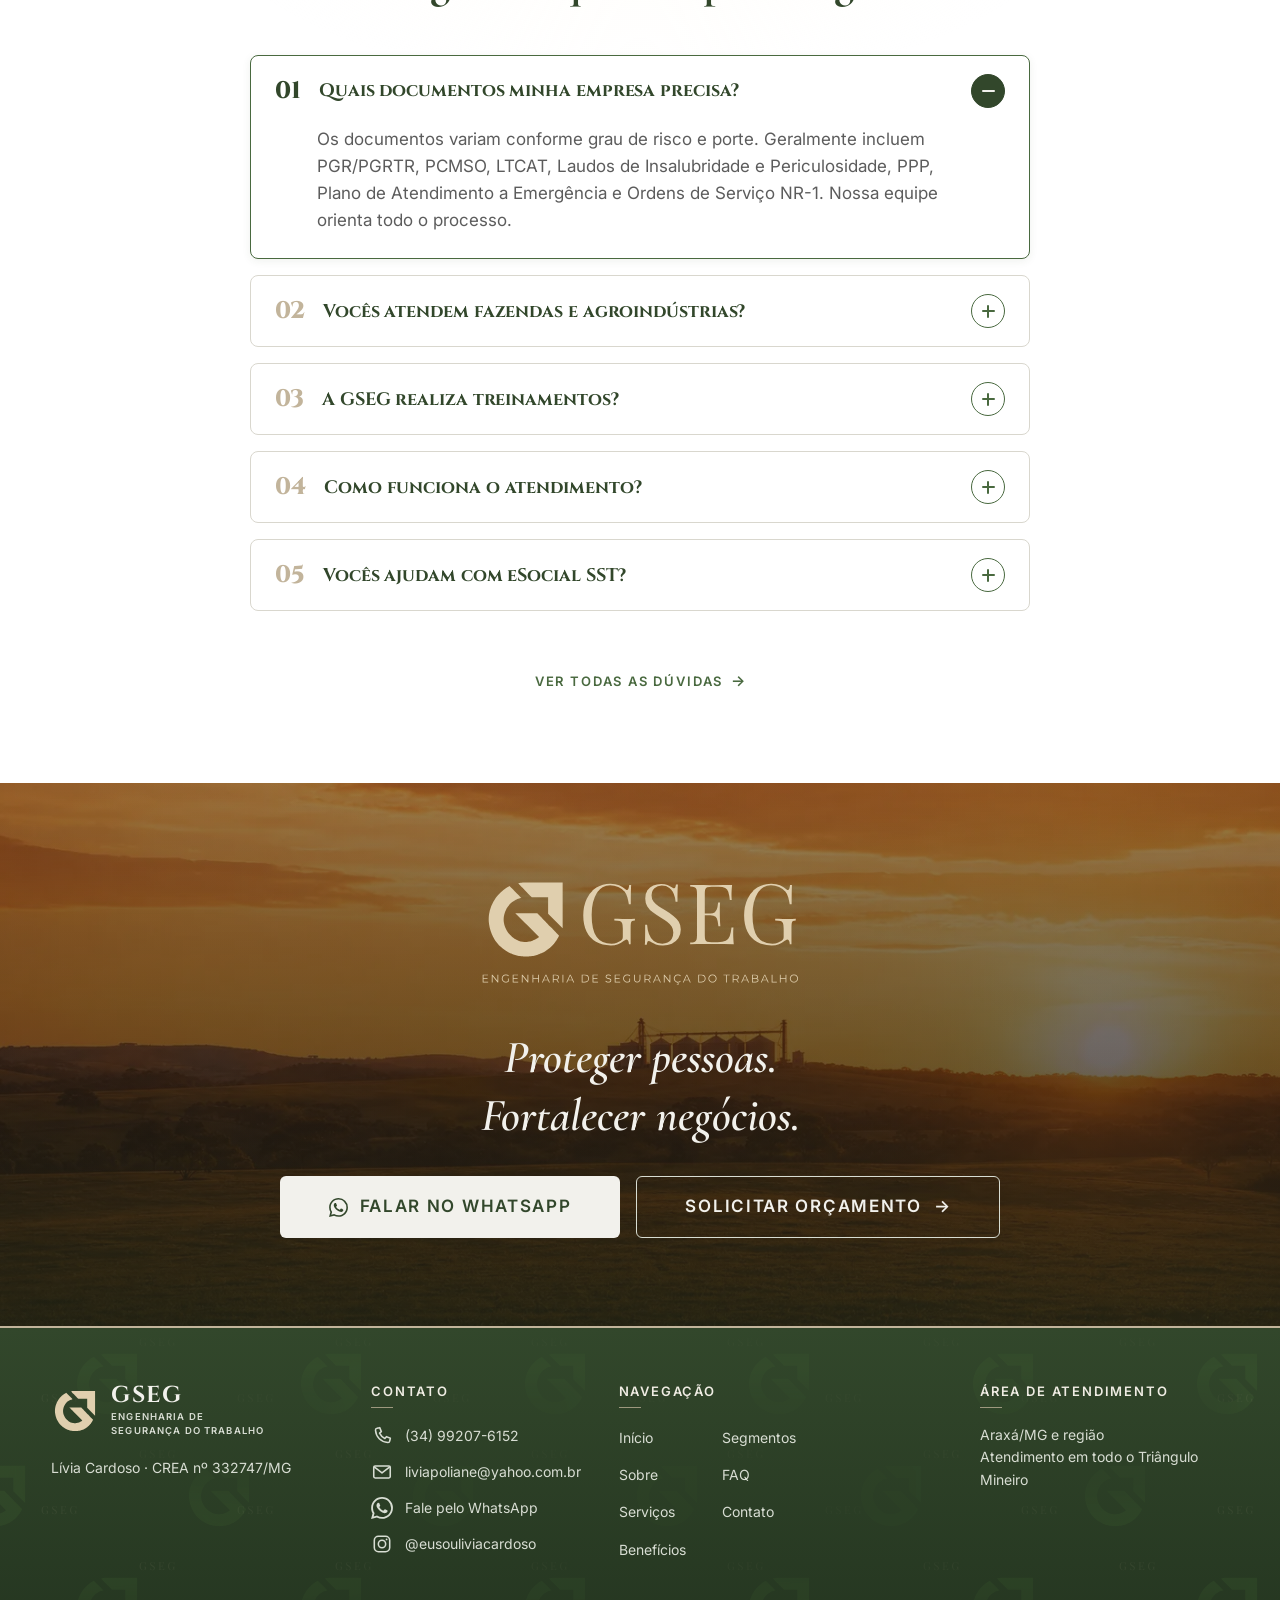
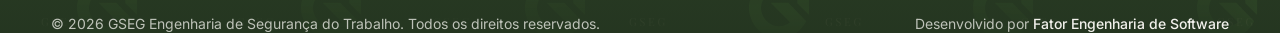
<file: index-preview-hero.html>
<!DOCTYPE html>
<html lang="pt-BR">
<head>
  <meta charset="UTF-8">
  <meta name="robots" content="noindex, nofollow">
  <meta name="viewport" content="width=device-width, initial-scale=1.0">

  <title>GSEG | Engenharia de Segurança do Trabalho em Araxá/MG</title>
  <meta name="description" content="Consultoria, documentação e treinamentos em Segurança do Trabalho (SST) em Araxá/MG e região. +20 anos protegendo pessoas e fortalecendo negócios. CREA 332747/MG.">
  <meta name="robots" content="noindex, nofollow">
  <link rel="canonical" href="https://www.gsegengenharia.com.br/index.html">

  <!-- Open Graph -->
  <meta property="og:type" content="website">
  <meta property="og:title" content="GSEG | Engenharia de Segurança do Trabalho">
  <meta property="og:description" content="Consultoria, documentação e treinamentos em SST em Araxá/MG e região. +20 anos protegendo pessoas e fortalecendo negócios.">
  <meta property="og:image" content="https://www.gsegengenharia.com.br/assets/icons/favicon-256.png">
  <meta property="og:url" content="https://www.gsegengenharia.com.br/index.html">
  <meta property="og:locale" content="pt_BR">
  <meta property="og:site_name" content="GSEG Engenharia de Segurança do Trabalho">

  <!-- Schema.org -->
  <script type="application/ld+json">
  {
    "@context": "https://schema.org",
    "@type": "ProfessionalService",
    "name": "GSEG Engenharia de Segurança do Trabalho",
    "description": "Consultoria em Saúde e Segurança do Trabalho (SST) em Araxá/MG e região: documentação, treinamentos, laudos e apoio ao eSocial SST.",
    "url": "https://www.gsegengenharia.com.br/",
    "image": "https://www.gsegengenharia.com.br/assets/icons/favicon-256.png",
    "address": {
      "@type": "PostalAddress",
      "addressLocality": "Araxá",
      "addressRegion": "MG",
      "addressCountry": "BR"
    },
    "telephone": "+55-34-99207-6152",
    "email": "liviapoliane@yahoo.com.br",
    "areaServed": "Araxá e região, Triângulo Mineiro, Minas Gerais",
    "knowsAbout": ["PGR", "LTCAT", "PCMSO", "PPP", "OS NR-1", "Treinamento NR-10", "NR-33", "NR-35", "CIPA", "eSocial SST", "Insalubridade", "Periculosidade"],
    "founder": {
      "@type": "Person",
      "name": "Lívia Cardoso",
      "jobTitle": "Engenheira de Segurança do Trabalho",
      "identifier": "CREA 332747/MG"
    },
    "slogan": "Proteger pessoas. Fortalecer negócios."
  }
  </script>

  <!-- Favicon -->
  <link rel="icon" type="image/svg+xml" href="assets/icons/favicon.svg">
  <link rel="icon" type="image/png" sizes="256x256" href="assets/icons/favicon-256.png">
  <link rel="apple-touch-icon" href="assets/icons/favicon-256.png">

  <!-- Fontes (Google Fonts, display=swap) — Cinzel (logo/selo) · Cormorant Garamond (display serif + itálico) · Inter (corpo/UI) -->
  <link rel="preconnect" href="https://fonts.googleapis.com">
  <link rel="preconnect" href="https://fonts.gstatic.com" crossorigin>
  <link rel="preload" as="style" href="https://fonts.googleapis.com/css2?family=Cinzel:wght@600;700&family=Cormorant+Garamond:ital,wght@0,600;0,700;1,600;1,700&family=Inter:wght@400;500;600;700;800&display=swap">
  <link rel="stylesheet" href="https://fonts.googleapis.com/css2?family=Cinzel:wght@600;700&family=Cormorant+Garamond:ital,wght@0,600;0,700;1,600;1,700&family=Inter:wght@400;500;600;700;800&display=swap" media="print" onload="this.media='all'">
  <noscript><link rel="stylesheet" href="https://fonts.googleapis.com/css2?family=Cinzel:wght@600;700&family=Cormorant+Garamond:ital,wght@0,600;0,700;1,600;1,700&family=Inter:wght@400;500;600;700;800&display=swap"></noscript>

  <!-- CSS -->
  <link rel="stylesheet" href="css/variaveis_LUCAS.css">
  <link rel="stylesheet" href="css/reset.css">
  <link rel="stylesheet" href="css/global.css?v=20261012-t4">
  <link rel="stylesheet" href="css/refinamento-tokens.css">
  <link rel="stylesheet" href="css/inicio.css">
  <link rel="stylesheet" href="css/refinamento-home.css">
  <link rel="stylesheet" href="css/hero-laudo.css?v=20261013-t5">
</head>
<body>
  <a href="#conteudo-principal" class="skip-link">Ir para o conteúdo principal</a>

  <!-- ============ BIBLIOTECA DE ÍCONES (SVG inline — perf: sem requisição externa) ============ -->
  <svg width="0" height="0" style="position:absolute" aria-hidden="true" focusable="false">
    <defs>
      <symbol id="i-shield-check" viewBox="0 0 24 24"><path d="M12 3l8 3v6c0 4.5-3.5 7.6-8 9-4.5-1.4-8-4.5-8-9V6l8-3z"/><path d="M8.8 12.2l2.4 2.4 4.2-4.8"/></symbol>
      <symbol id="i-seal-check" viewBox="0 0 24 24"><path d="M12 2.8l2.3 1.7 2.9-.2 1 2.7 2.5 1.5-.9 2.8.9 2.8-2.5 1.5-1 2.7-2.9-.2-2.3 1.7-2.3-1.7-2.9.2-1-2.7-2.5-1.5.9-2.8-.9-2.8 2.5-1.5 1-2.7 2.9.2L12 2.8z"/><path d="M8.9 12.1l2.3 2.3 4-4.6"/></symbol>
      <symbol id="i-file-text" viewBox="0 0 24 24"><path d="M14 3H6v18h12V7l-4-4z"/><path d="M14 3v4h4"/><path d="M9 12.5h6M9 16h6"/></symbol>
      <symbol id="i-check-square" viewBox="0 0 24 24"><rect x="4" y="4" width="16" height="16" rx="1.5"/><path d="M8.5 12.4l2.5 2.5 4.5-5.2"/></symbol>
      <symbol id="i-table" viewBox="0 0 24 24"><rect x="3.5" y="5" width="17" height="14" rx="1"/><path d="M3.5 10h17M9.2 10v9M14.8 10v9"/></symbol>
      <symbol id="i-magnifier" viewBox="0 0 24 24"><circle cx="11" cy="11" r="6.2"/><path d="M15.7 15.7L20.5 20.5"/></symbol>
      <symbol id="i-user" viewBox="0 0 24 24"><circle cx="12" cy="8.4" r="4"/><path d="M4.5 20.2c1.5-3.6 4.2-5.1 7.5-5.1s6 1.5 7.5 5.1"/></symbol>
      <symbol id="i-coins" viewBox="0 0 24 24"><ellipse cx="12" cy="7" rx="7" ry="3"/><path d="M5 7v5c0 1.7 3.1 3 7 3s7-1.3 7-3V7"/><path d="M5 12v5c0 1.7 3.1 3 7 3s7-1.3 7-3v-5"/></symbol>
      <symbol id="i-gavel" viewBox="0 0 24 24"><path d="M13.2 4.4l6.4 6.4M11 6.6l6.4 6.4M12.1 5.5l-4.6 4.6 6.4 6.4 4.6-4.6z"/><path d="M9.8 12.4L3.5 18.7c-.6.6-.6 1.6 0 2.2.6.6 1.6.6 2.2 0l6.3-6.3"/></symbol>
      <symbol id="i-barricade" viewBox="0 0 24 24"><rect x="3" y="8" width="18" height="6.5" rx="1"/><path d="M6 8l4 6.5M11 8l4 6.5M16 8l4 6.5"/><path d="M6 14.5V20M18 14.5V20"/></symbol>
      <symbol id="i-camera" viewBox="0 0 24 24"><path d="M4 7.5h3.2L9 5h6l1.8 2.5H20V19H4V7.5z"/><circle cx="12" cy="13" r="3.4"/></symbol>
      <symbol id="i-building" viewBox="0 0 24 24"><rect x="5" y="4" width="14" height="16.5" rx="1"/><path d="M3.5 20.5h17"/><path d="M9 8h2M13 8h2M9 11.5h2M13 11.5h2M9 15h2M13 15h2"/></symbol>
      <symbol id="i-map-pin" viewBox="0 0 24 24"><path d="M12 21s-6.5-5.4-6.5-10.2a6.5 6.5 0 1113 0C18.5 15.6 12 21 12 21z"/><circle cx="12" cy="10.6" r="2.4"/></symbol>
      <symbol id="i-phone" viewBox="0 0 24 24"><path d="M6.5 3.6l3-.7 1.8 4.3-2 1.7a12.6 12.6 0 005.8 5.8l1.7-2 4.3 1.8-.7 3c-.2 1-1.1 1.7-2.1 1.6C10.8 18.5 5.5 13.2 4.9 5.7c-.1-1 .6-1.9 1.6-2.1z"/></symbol>
      <symbol id="i-envelope" viewBox="0 0 24 24"><rect x="3" y="5.5" width="18" height="13" rx="1.5"/><path d="M3.5 6.5L12 13l8.5-6.5"/></symbol>
      <symbol id="i-leaf" viewBox="0 0 24 24"><path d="M5 19c0-8 5-13 14-13 0 9-5 14-13 14-1 0-1-1-1-1z"/><path d="M9 15c2-3 4-5 7-7"/></symbol>
      <symbol id="i-info" viewBox="0 0 24 24"><circle cx="12" cy="12" r="9"/><path d="M12 11v5"/><circle cx="12" cy="8" r="1" fill="currentColor" stroke="none"/></symbol>
      <symbol id="i-whatsapp" viewBox="0 0 24 24"><path fill="currentColor" stroke="none" d="M17.472 14.382c-.297-.149-1.758-.867-2.03-.967-.273-.099-.471-.148-.67.15-.197.297-.767.966-.94 1.164-.173.199-.347.223-.644.075-.297-.15-1.255-.463-2.39-1.475-.883-.788-1.48-1.761-1.653-2.059-.173-.297-.018-.458.13-.606.134-.133.298-.347.446-.52.149-.174.198-.298.298-.497.099-.198.05-.371-.025-.52-.075-.149-.669-1.612-.916-2.207-.242-.579-.487-.5-.669-.51-.173-.008-.371-.01-.57-.01-.198 0-.52.074-.792.372-.272.297-1.04 1.016-1.04 2.479 0 1.462 1.065 2.875 1.213 3.074.149.198 2.096 3.2 5.077 4.487.709.306 1.262.489 1.694.625.712.227 1.36.195 1.871.118.571-.085 1.758-.719 2.006-1.413.248-.694.248-1.289.173-1.413-.074-.124-.272-.198-.57-.347m-5.421 7.403h-.004a9.87 9.87 0 01-5.031-1.378l-.361-.214-3.741.982.998-3.648-.235-.374a9.86 9.86 0 01-1.51-5.26c.001-5.45 4.436-9.884 9.888-9.884 2.64 0 5.122 1.03 6.988 2.898a9.825 9.825 0 012.893 6.994c-.003 5.45-4.437 9.884-9.885 9.884m8.413-18.297A11.815 11.815 0 0012.05 0C5.495 0 .16 5.335.157 11.892c0 2.096.547 4.142 1.588 5.945L.057 24l6.305-1.654a11.882 11.882 0 005.683 1.448h.005c6.554 0 11.89-5.335 11.893-11.893a11.821 11.821 0 00-3.48-8.413Z"/></symbol>
      <symbol id="i-arrow-right" viewBox="0 0 24 24"><path d="M5 12h14M13 6l6 6-6 6"/></symbol>
      <!-- Segmentos (S8) e certificações (S6) — ícones técnicos de linha -->
      <symbol id="i-fabrica" viewBox="0 0 24 24"><path d="M3 21V10l6 3.5V10l6 3.5V6h6v15z"/><path d="M18 6V3.2h-1.8"/><path d="M6.4 17.4h2.6M13.4 17.4h2.6"/></symbol>
      <symbol id="i-agro" viewBox="0 0 24 24"><path d="M12 21V8"/><path d="M12 11.4C9.4 11.4 7.8 9.8 7.8 7.2 10.4 7.2 12 8.8 12 11.4z"/><path d="M12 11.4c2.6 0 4.2-1.6 4.2-4.2C13.6 7.2 12 8.8 12 11.4z"/><path d="M12 8c0-2 1.2-3.4 3.2-3.4C15.2 6.6 14 8 12 8z"/><path d="M5 21h14"/></symbol>
      <symbol id="i-fazenda" viewBox="0 0 24 24"><path d="M16.6 3.2a2.7 2.7 0 0 1 0 5.4"/><path d="M21.4 3.6l-1 .8M23 6h-1.3M21.4 8.4l-1-.8"/><path d="M2.5 13.6c3-3 6-3 9 0s6 3 9 0"/><path d="M5 21v-6.2M9.5 21v-6.2M14 21v-6.2"/><path d="M3.4 16.4h12.2M3.4 18.8h12.2"/></symbol>
      <symbol id="i-cycle" viewBox="0 0 24 24"><path d="M4.6 9.2A8 8 0 0 1 18 6.4"/><path d="M19.4 14.8A8 8 0 0 1 6 17.6"/><path d="M18 3.4V7h-3.6M6 20.6V17h3.6"/></symbol>
      <symbol id="i-sprout" viewBox="0 0 24 24"><path d="M12 21v-9"/><path d="M12 12C12 9 9.8 7 6.8 7c0 3 2 5 5.2 5z"/><path d="M12 12c0-3 2.2-5 5.2-5 0 3-2 5-5.2 5z"/><path d="M7 21h10"/></symbol>
      <symbol id="i-instagram" viewBox="0 0 24 24"><rect x="3.6" y="3.6" width="16.8" height="16.8" rx="4.6"/><circle cx="12" cy="12" r="4"/><circle cx="17" cy="7" r="1" fill="currentColor" stroke="none"/></symbol>
      <symbol id="i-plus" viewBox="0 0 24 24"><path d="M12 5v14M5 12h14"/></symbol>
      <symbol id="i-minus" viewBox="0 0 24 24"><path d="M5 12h14"/></symbol>
      <symbol id="i-quotes" viewBox="0 0 24 24"><path d="M9.2 8.5C7.4 9 6.2 10.5 6.2 12.4c0 1.7 1.2 2.9 2.8 2.9.3 0 .6 0 .8-.1-.3 1.1-1.2 1.9-2.2 2.3M18 8.5c-1.8.5-3 2-3 3.9 0 1.7 1.2 2.9 2.8 2.9.3 0 .6 0 .8-.1-.3 1.1-1.2 1.9-2.2 2.3"/></symbol>
    </defs>
  </svg>

  <!-- ========================= CABEÇALHO (STICKY · 6 itens) ========================= -->
  <header class="cabecalho" id="cabecalho">
    <div class="container cabecalho__inner">
      <a class="logo" href="index.html" aria-label="GSEG — Engenharia de Segurança do Trabalho, página inicial">
        <!-- Símbolo "G" — vetor oficial da cliente (assets/brand/simbolo.svg · ERRO #001: usado como está) -->
        <img class="logo__simbolo" src="assets/brand/simbolo.svg" alt="" width="44" height="44">
        <span class="logo__texto">
          <span class="logo__nome">GSEG</span>
          <span class="logo__descritor">Engenharia de<br>Segurança do Trabalho</span>
        </span>
      </a>

      <nav class="nav" aria-label="Menu principal">
        <ul class="nav__lista">
          <li><a class="nav__link" href="index.html" aria-current="page">Início</a></li>
          <li><a class="nav__link" href="sobre.html">Sobre</a></li>
          <li><a class="nav__link" href="servicos.html">Serviços</a></li>
          <li><a class="nav__link" href="beneficios.html">Benefícios</a></li>
          <li><a class="nav__link" href="segmentos.html">Segmentos</a></li>
          <li><a class="nav__link" href="faq.html">FAQ</a></li>
          <li><a class="nav__link" href="contato.html">Contato</a></li>
        </ul>
      </nav>

      <div class="cabecalho__acoes">
        <a class="btn btn--outline btn--sm" href="tel:+5534992076152"><svg class="icone icone--sm" aria-hidden="true" focusable="false"><use href="#i-phone"/></svg> Ligar agora</a>
        <a class="btn btn--primary btn--sm" href="https://wa.me/5534992076152?text=Ol%C3%A1!%20Vim%20pelo%20site%20da%20GSEG%20e%20preciso%20de%20um%20or%C3%A7amento." target="_blank" rel="noopener noreferrer">
          <svg class="icone icone--sm icone--fill" aria-hidden="true" focusable="false"><use href="#i-whatsapp"/></svg> WhatsApp
        </a>
      </div>

      <button class="hamburguer" id="btn-menu" aria-label="Abrir menu" aria-expanded="false" aria-controls="menu-mobile">
        <span></span><span></span><span></span>
      </button>
    </div>
  </header>

  <!-- ===================== MENU OFF-CANVAS (mobile · 6 itens) ===================== -->
  <div class="menu-mobile" id="menu-mobile">
    <div class="menu-mobile__overlay" data-fechar-menu></div>
    <nav class="menu-mobile__painel" aria-label="Menu principal">
      <div class="menu-mobile__topo">
        <a class="menu-mobile__logo" href="index.html" aria-label="GSEG — Engenharia de Segurança do Trabalho, página inicial">
          <img class="logo__simbolo" src="assets/brand/simbolo-claro.svg" alt="" width="34" height="34">
          <span class="logo__texto">
            <span class="logo__nome">GSEG</span>
            <span class="logo__descritor">Engenharia de<br>Segurança do Trabalho</span>
          </span>
        </a>
        <button class="menu-mobile__fechar" data-fechar-menu aria-label="Fechar menu">
          <span aria-hidden="true">&times;</span>
        </button>
      </div>
      <p class="menu-mobile__kicker">Menu principal</p>
      <ul class="menu-mobile__lista">
        <li class="menu-mobile__item"><a class="menu-mobile__link" href="index.html" aria-current="page">Início <svg class="seta" aria-hidden="true" focusable="false"><use href="#i-arrow-right"/></svg></a></li>
        <li class="menu-mobile__item"><a class="menu-mobile__link" href="sobre.html">Sobre <svg class="seta" aria-hidden="true" focusable="false"><use href="#i-arrow-right"/></svg></a></li>
        <li class="menu-mobile__item"><a class="menu-mobile__link" href="servicos.html">Serviços <svg class="seta" aria-hidden="true" focusable="false"><use href="#i-arrow-right"/></svg></a></li>
        <li class="menu-mobile__item"><a class="menu-mobile__link" href="beneficios.html">Benefícios <svg class="seta" aria-hidden="true" focusable="false"><use href="#i-arrow-right"/></svg></a></li>
        <li class="menu-mobile__item"><a class="menu-mobile__link" href="segmentos.html">Segmentos <svg class="seta" aria-hidden="true" focusable="false"><use href="#i-arrow-right"/></svg></a></li>
        <li class="menu-mobile__item"><a class="menu-mobile__link" href="faq.html">FAQ <svg class="seta" aria-hidden="true" focusable="false"><use href="#i-arrow-right"/></svg></a></li>
        <li class="menu-mobile__item"><a class="menu-mobile__link" href="contato.html">Contato <svg class="seta" aria-hidden="true" focusable="false"><use href="#i-arrow-right"/></svg></a></li>
      </ul>
      <div class="menu-mobile__acoes">
        <a class="btn btn--light-outline btn--full" href="tel:+5534992076152"><svg class="icone icone--sm" aria-hidden="true" focusable="false"><use href="#i-phone"/></svg> Ligar agora</a>
        <a class="btn btn--light btn--full" href="https://wa.me/5534992076152?text=Ol%C3%A1!%20Vim%20pelo%20site%20da%20GSEG%20e%20preciso%20de%20um%20or%C3%A7amento." target="_blank" rel="noopener noreferrer">
          <svg class="icone icone--sm icone--fill" aria-hidden="true" focusable="false"><use href="#i-whatsapp"/></svg> WhatsApp
        </a>
      </div>
      <p class="menu-mobile__rodape"><svg class="icone" aria-hidden="true" focusable="false"><use href="#i-shield-check"/></svg> <span>Protegemos pessoas.<br>Fortalecemos negócios.</span></p>
    </nav>
  </div>

  <main id="conteudo-principal" data-reveal-sections>

    <!-- ========================= S1 · HERO — laudo técnico em CSS (prévia T5) ========================= -->
    <!-- CNAE, grau de risco, nº de ART e os 5 GHE da folha são EXEMPLO; dependem de aprovação da Lívia antes de produção. -->
    <section class="hero hero--laudo" aria-labelledby="hero-titulo">
      <div class="hero__barra">
        <div class="hero__barra-in">
          <a class="hero__barra-tel" href="tel:+5534992076152">(34) 9 9207-6152</a>
          <span class="hero__barra-div" aria-hidden="true"></span>
          <span class="hero__barra-item">Araxá/MG e região</span>
          <span class="hero__barra-div hero__barra-op" aria-hidden="true"></span>
          <span class="hero__barra-item hero__barra-op">Atendimento a escritórios contábeis</span>
          <span class="hero__barra-item hero__barra-fim">Resposta em até 1 dia útil</span>
        </div>
      </div>

      <div class="hero__laudo-wrap" aria-hidden="true">
        <div class="hero__laudo">
          <span class="laudo__pag">3</span>
          <div class="laudo__cab">
            <div>
              <b class="ink">Programa de Gerenciamento de Riscos</b>
              <span>Inventário de riscos e plano de ação · NR&#8209;01, item 1.5.7</span>
            </div>
            <div class="laudo__cab-dir">Revisão 02<br>Emissão 10/2026<br><b class="ink">ART 2826140</b></div>
          </div>
          <div class="laudo__id">
            <div><i>Estabelecimento</i><b class="ink">Araxá — MG</b></div>
            <div><i>Grau de risco</i><b class="ink">3 · CNAE 25.42-0</b></div>
            <div><i>Trabalhadores</i><b class="ink">48 em 5 GHE</b></div>
          </div>

          <div class="laudo__tit ink">Classificação do nível de risco <span>(probabilidade × severidade)</span></div>
          <div class="laudo__matriz">
            <div class="mz">
              <div class="mz__y"><span>Frequente</span><span>Muito provável</span><span>Provável</span><span>Possível</span><span>Rara</span></div>
              <span class="mz__c nv-3 ink">5</span><span class="mz__c nv-4 ink">10</span><span class="mz__c nv-4 ink">15</span><span class="mz__c nv-5 ink">20</span><span class="mz__c nv-5 ink">25</span>
              <span class="mz__c nv-2 ink">4</span><span class="mz__c nv-3 ink">8</span><span class="mz__c nv-4 ink">12</span><span class="mz__c nv-4 ink">16</span><span class="mz__c nv-5 ink">20</span>
              <span class="mz__c nv-2 ink">3</span><span class="mz__c nv-3 ink">6</span><span class="mz__c nv-3 ink">9</span><span class="mz__c nv-4 ink">12</span><span class="mz__c nv-4 ink">15</span>
              <span class="mz__c nv-1 ink">2</span><span class="mz__c nv-2 ink">4</span><span class="mz__c nv-3 ink">6</span><span class="mz__c nv-3 ink">8</span><span class="mz__c nv-4 ink">10</span>
              <span class="mz__c nv-1 ink">1</span><span class="mz__c nv-1 ink">2</span><span class="mz__c nv-2 ink">3</span><span class="mz__c nv-2 ink">4</span><span class="mz__c nv-3 ink">5</span>
              <div class="mz__x"><span>Leve</span><span>Moderada</span><span>Grave</span><span>Muito grave</span><span>Catastrófica</span></div>
              <div class="mz__xl">Severidade</div>
            </div>
            <div class="mz__leg">
              <span><em class="nv-1"></em>Trivial<u>1–2</u></span>
              <span><em class="nv-2"></em>Tolerável<u>3–4</u></span>
              <span><em class="nv-3"></em>Moderado<u>5–9</u></span>
              <span><em class="nv-4"></em>Substancial<u>10–16</u></span>
              <span><em class="nv-5"></em>Intolerável<u>20–25</u></span>
            </div>
          </div>

          <div class="laudo__tit ink">Grupos homogêneos de exposição</div>
          <table class="laudo__ghe">
            <thead><tr><th>GHE</th><th>Perigo e fonte geradora</th><th class="c">P</th><th class="c">S</th><th class="c">Nível</th></tr></thead>
            <tbody>
              <tr><td class="ink">GHE-01</td><td>Ruído contínuo · prensa hidráulica</td><td class="c">4</td><td class="c">4</td><td class="c"><span class="niv nv-4 ink">Substancial</span></td></tr>
              <tr><td class="ink">GHE-02</td><td>Agente químico · cabine de pintura</td><td class="c">3</td><td class="c">3</td><td class="c"><span class="niv nv-3 ink">Moderado</span></td></tr>
              <tr><td class="ink">GHE-03</td><td>Trabalho em altura · manutenção</td><td class="c">2</td><td class="c">5</td><td class="c"><span class="niv nv-4 ink">Substancial</span></td></tr>
              <tr><td class="ink">GHE-04</td><td>Postura forçada · expedição</td><td class="c">2</td><td class="c">2</td><td class="c"><span class="niv nv-2 ink">Tolerável</span></td></tr>
              <tr><td class="ink">GHE-05</td><td>Carga mental · atendimento</td><td class="c">3</td><td class="c">2</td><td class="c"><span class="niv nv-3 ink">Moderado</span></td></tr>
            </tbody>
          </table>

          <div class="laudo__rodape">
            <div>
              <i>Responsabilidade técnica</i>
              <b class="ink">Lívia Cardoso · Engenheira de Segurança do Trabalho</b>
              <span>CREA-MG 332747 · ART registrada</span>
            </div>
            <div class="laudo__ass">
              <span class="laudo__ass-nome">Lívia Cardoso</span>
              <span class="laudo__ass-fio"></span>
              <i>Assinatura do responsável</i>
            </div>
          </div>
        </div>

        <!-- Abaixo de 900px a folha recua e só a matriz fica, em corpo grande -->
        <div class="hero__matriz-m">
          <span class="nv-3"></span><span class="nv-4"></span><span class="nv-4"></span><span class="nv-5"></span><span class="nv-5"></span>
          <span class="nv-2"></span><span class="nv-3"></span><span class="nv-4"></span><span class="nv-4"></span><span class="nv-5"></span>
          <span class="nv-2"></span><span class="nv-3"></span><span class="nv-3"></span><span class="nv-4"></span><span class="nv-4"></span>
          <span class="nv-1"></span><span class="nv-2"></span><span class="nv-3"></span><span class="nv-3"></span><span class="nv-4"></span>
          <span class="nv-1"></span><span class="nv-1"></span><span class="nv-2"></span><span class="nv-2"></span><span class="nv-3"></span>
        </div>
      </div>

      <div class="container hero__inner">
        <div class="hero__conteudo">
          <span class="hero__badge"><span class="hero__ponto" aria-hidden="true"></span> Engenharia de Segurança do Trabalho</span>
          <h1 class="hero__titulo" id="hero-titulo">Todo mundo é filho de alguém e merece voltar para casa em <span class="destaque">segurança.</span></h1>
          <div class="hero__risco" aria-hidden="true"></div>
          <p class="hero__texto">Programas, laudos e treinamentos para empresas de Araxá e região. Cada documento sai com responsabilidade técnica e ART registrada.</p>
          <ul class="hero__normas" aria-label="Documentos e normas atendidos">
            <li>PGR · NR&#8209;01</li><li>PCMSO · NR&#8209;07</li><li>LTCAT</li><li>Insalubridade · NR&#8209;15</li><li>Periculosidade · NR&#8209;16</li><li>eSocial S&#8209;2210 · 2220 · 2240</li><li>Treinamentos de NR</li>
          </ul>
          <div class="hero__rt">
            <span class="hero__rt-rot">Responsabilidade técnica</span>
            <span class="hero__rt-nome">Lívia Cardoso · Engenheira de Segurança do Trabalho</span>
            <span class="hero__rt-reg">CREA-MG 332747 · ART registrada em cada laudo</span>
          </div>
          <div class="hero__ctas">
            <a class="btn btn--ambar btn--lg btn--wa-icon" href="https://wa.me/5534992076152?text=Ol%C3%A1!%20Vim%20pelo%20site%20da%20GSEG%20e%20preciso%20de%20um%20or%C3%A7amento." target="_blank" rel="noopener noreferrer">
              <svg class="icone icone--fill" aria-hidden="true" focusable="false"><use href="#i-whatsapp"/></svg> Falar com a engenheira <span aria-hidden="true">→</span>
            </a>
            <a class="btn btn--light-outline btn--lg" href="https://wa.me/5534992076152?text=Ol%C3%A1!%20Vim%20pelo%20site%20da%20GSEG%20e%20quero%20agendar%20uma%20visita%20na%20minha%20empresa." target="_blank" rel="noopener noreferrer">Agendar visita na sua empresa</a>
          </div>
          <ul class="hero__trust" aria-label="Credenciais">
            <li><b>+20 anos</b><span>Em campo</span></li>
            <li><b>CREA-MG 332747</b><span>Registro ativo</span></li>
            <li><b>ART</b><span>Em todo laudo</span></li>
            <li><b>Araxá/MG</b><span>E região</span></li>
          </ul>
        </div>
      </div>

      <div class="hero__reg">
        <div class="hero__reg-selo"><span>Vigente</span></div>
        <p class="hero__reg-item"><b>NR&#8209;01</b> <span>Riscos psicossociais no inventário, exigível desde 26.05.2026</span></p>
        <p class="hero__reg-item"><b>eSocial SST</b> <span>Autuação retroativa a 2020, Portaria MTE 1.131/2025</span></p>
        <p class="hero__reg-fonte">Fontes: texto das NRs e portarias no gov.br</p>
      </div>

      <div class="hero__grao" aria-hidden="true"></div>
    </section>

    <!-- ========================= S2 · FAIXA DE CREDENCIAIS ========================= -->
    <section class="prova-faixa" aria-label="Credenciais — registro e experiência">
      <div class="prova-faixa__inner">
        <div class="cred-bloco cred-bloco--marca">
          <img class="cred-simbolo" src="assets/brand/simbolo.svg" alt="" width="48" height="48" aria-hidden="true">
          <span class="cred-marca-txt">
            <span class="cred-marca-nome">GSEG Engenharia</span>
            <span class="cred-marca-sub">Segurança do Trabalho</span>
          </span>
        </div>
        <div class="cred-bloco">
          <span class="cred-num">+20</span>
          <span class="cred-label">Anos de experiência em campo</span>
        </div>
        <div class="cred-bloco">
          <span class="cred-crea">CREA Nº 332747/MG</span>
          <span class="cred-local">Araxá/MG · Triângulo Mineiro</span>
          <span class="cred-reg">Registro ativo em Minas Gerais</span>
        </div>
      </div>
    </section>

    <!-- ========================= S3 · GRID DE SERVIÇOS — "O que fazemos" ========================= -->
    <section class="secao servicos" aria-labelledby="servicos-titulo">
      <div class="container">
        <div class="secao__cab secao__cab--coluna">
          <div>
            <span class="eyebrow">Serviços e documentação SST</span>
            <h2 class="h2" id="servicos-titulo">O que fazemos?</h2>
            <div class="s3__sub">
              <p>A GSEG apoia empresas, fazendas, agroindústrias e indústrias locais na gestão de Segurança do Trabalho.</p>
              <p>Atuamos com documentação obrigatória, treinamentos, laudos técnicos, eSocial e orientação prática para manter a operação mais segura, organizada e em conformidade.</p>
            </div>
            <div class="micro-stats micro-stats--servicos">
              <div class="micro-stat"><span class="micro-stat__num">Documentação</span><span class="micro-stat__label">laudos, eSocial e registros obrigatórios</span></div>
              <div class="micro-stat"><span class="micro-stat__num">Treinamentos</span><span class="micro-stat__label">orientação prática na operação</span></div>
            </div>
          </div>
        </div>
        <div class="cards-servicos">
          <a class="cs" href="servicos.html#documentacao">
            <svg class="icone cs__icone" aria-hidden="true" focusable="false"><use href="#i-file-text"/></svg>
            <span class="cs__titulo">Documentação</span>
            <span class="cs__desc">Programas, laudos e ordens de serviço exigidos das empresas.</span>
            <span class="cs__ctx">GRO, PPR, PCMSO, LTCAT, laudos de insalubridade e periculosidade — sua empresa documentada do início ao fim.</span>
            <span class="cs__chips"><span class="chip">PGR</span><span class="chip">LTCAT</span><span class="chip">PPP</span><span class="chip">OS NR-1</span></span>
            <span class="cs__ver"><span>Ver mais</span><span class="seta" aria-hidden="true">→</span></span>
          </a>
          <a class="cs" href="servicos.html#treinamentos">
            <svg class="icone cs__icone" aria-hidden="true" focusable="false"><use href="#i-check-square"/></svg>
            <span class="cs__titulo">Treinamentos</span>
            <span class="cs__desc">Capacitações obrigatórias para equipes, com validade legal.</span>
            <span class="cs__ctx">Capacitações obrigatórias por lei, aplicadas na realidade da sua operação — não só teoria, mas prática para o dia a dia.</span>
            <span class="cs__chips"><span class="chip">CIPA</span><span class="chip">CIPATR</span><span class="chip">NR-10</span><span class="chip">NR-33</span><span class="chip">NR-35</span><span class="chip">NR-6</span></span>
            <span class="cs__ver"><span>Ver mais</span><span class="seta" aria-hidden="true">→</span></span>
          </a>
          <a class="cs" href="servicos.html#consultoria">
            <svg class="icone cs__icone" aria-hidden="true" focusable="false"><use href="#i-shield-check"/></svg>
            <span class="cs__titulo">Consultoria</span>
            <span class="cs__desc">Visita à empresa, vistoria completa e plano de ação.</span>
            <span class="cs__ctx">A equipe técnica vai até a operação, levanta os riscos e orienta o que precisa ser regularizado.</span>
            <span class="cs__chips"><span class="chip">Vistoria</span><span class="chip">NRs</span><span class="chip">Gestão</span></span>
            <span class="cs__ver"><span>Ver mais</span><span class="seta" aria-hidden="true">→</span></span>
          </a>
          <a class="cs" href="servicos.html#esocial">
            <svg class="icone cs__icone" aria-hidden="true" focusable="false"><use href="#i-table"/></svg>
            <span class="cs__titulo">eSocial SST</span>
            <span class="cs__desc">Apoio nos eventos obrigatórios de SST do eSocial.</span>
            <span class="cs__ctx">Eventos S-2210, S-2220 e S-2240 enviados corretamente, sem risco de multa por inconsistência.</span>
            <span class="cs__chips"><span class="chip">S-2210</span><span class="chip">S-2220</span><span class="chip">S-2240</span></span>
            <span class="cs__ver"><span>Ver mais</span><span class="seta" aria-hidden="true">→</span></span>
          </a>
          <a class="cs" href="servicos.html#inspecoes">
            <svg class="icone cs__icone" aria-hidden="true" focusable="false"><use href="#i-magnifier"/></svg>
            <span class="cs__titulo">Inspeções e Laudos</span>
            <span class="cs__desc">Avaliações técnicas assinadas pela equipe técnica da GSEG.</span>
            <span class="cs__ctx">Laudos com valor legal aceitos por sindicato, Ministério do Trabalho e Justiça — assinados pela equipe técnica da GSEG.</span>
            <span class="cs__chips"><span class="chip">Insalubridade</span><span class="chip">Periculosidade</span></span>
            <span class="cs__ver"><span>Ver mais</span><span class="seta" aria-hidden="true">→</span></span>
          </a>
          <a class="cs" href="servicos.html#atendimento">
            <svg class="icone cs__icone" aria-hidden="true" focusable="false"><use href="#i-user"/></svg>
            <span class="cs__titulo">Atendimento Personalizado</span>
            <span class="cs__desc">Soluções sob medida para o seu segmento.</span>
            <span class="cs__ctx">Indústria, construção, agro, saúde ou comércio — cada setor tem suas normas e a GSEG conhece todas.</span>
            <span class="cs__chips"><span class="chip">Indústria</span><span class="chip">Agroindústria</span><span class="chip">Fazenda</span></span>
            <span class="cs__ver"><span>Ver mais</span><span class="seta" aria-hidden="true">→</span></span>
          </a>
          <a class="cs cs--full" href="servicos.html#meio-ambiente-intro">
            <svg class="icone cs__icone" aria-hidden="true" focusable="false"><use href="#i-leaf"/></svg>
            <span class="cs__titulo">Meio Ambiente e Sustentabilidade</span>
            <span class="cs__desc">Licenciamento, resíduos, outorgas e programas de sustentabilidade.</span>
            <span class="cs__ctx">Licença ambiental, destino de resíduo e prazo de órgão resolvidos pela mesma empresa que já cuida da Segurança do Trabalho da sua operação.</span>
            <span class="cs__chips"><span class="chip">Licenciamento</span><span class="chip">PGRS</span><span class="chip">Resíduos</span><span class="chip">ISO 14001</span></span>
            <span class="cs__ver"><span>Ver mais</span><span class="seta" aria-hidden="true">→</span></span>
          </a>
        </div>
        <div class="secao__rodape">
          <a class="btn btn--outline" href="servicos.html">Ver todos os serviços <span aria-hidden="true">→</span></a>
        </div>
      </div>
    </section>

    <!-- ========================= S4 · QUEBRA DE OBJEÇÃO — "O custo de não estar em dia" ========================= -->
    <section class="secao objecao" aria-labelledby="objecao-titulo">
      <div class="container">
        <div class="secao__cab">
          <div>
            <span class="eyebrow">Por que regularizar agora</span>
            <h2 class="h2" id="objecao-titulo">O custo de não estar em&nbsp;dia</h2>
          </div>
        </div>
        <p class="objecao__intro">Documentação vencida, treinamentos sem registro e laudos desatualizados aumentam o risco em fiscalizações, auditorias e rotinas de operação.</p>
        <div class="riscos">
          <div class="risco">
            <div class="risco__topo"><span class="risco__num" aria-hidden="true">01</span><svg class="icone risco__icone" aria-hidden="true" focusable="false"><use href="#i-coins"/></svg></div>
            <h3 class="h3 risco__titulo">Multas e autuações</h3>
            <p class="risco__desc">Documentação incompleta ou vencida pode gerar autuações, exigências fiscais e registros em fiscalizações.</p>
            <p class="risco__extra">A prevenção organiza documentos, prazos e evidências antes que a empresa seja cobrada.</p>
          </div>
          <div class="risco">
            <div class="risco__topo"><span class="risco__num" aria-hidden="true">02</span><svg class="icone risco__icone" aria-hidden="true" focusable="false"><use href="#i-gavel"/></svg></div>
            <h3 class="h3 risco__titulo">Passivos trabalhistas</h3>
            <p class="risco__desc">Laudos, treinamentos e registros ajudam a proteger a empresa em fiscalizações, ações e questionamentos técnicos.</p>
            <p class="risco__extra">Quando a rotina está documentada, a empresa responde com mais clareza e responsabilidade técnica.</p>
          </div>
          <div class="risco">
            <div class="risco__topo"><span class="risco__num" aria-hidden="true">03</span><svg class="icone risco__icone" aria-hidden="true" focusable="false"><use href="#i-barricade"/></svg></div>
            <h3 class="h3 risco__titulo">Embargos e paralisações</h3>
            <p class="risco__desc">Irregularidades graves podem interromper obras, operações e linhas produtivas, gerando prejuízo imediato.</p>
            <p class="risco__extra">Regularizar antes evita decisões de urgência quando a operação já está sob pressão.</p>
          </div>
        </div>
        <p class="objecao__reforco">A GSEG organiza isso antes de virar problema. Consulta sem compromisso.</p>
        <div class="objecao__fecho">
          <p class="objecao__transicao">A prevenção custa menos. E protege quem importa.</p>
          <a class="btn btn--outline" href="https://wa.me/5534992076152?text=Ol%C3%A1!%20Vim%20pelo%20site%20da%20GSEG%20e%20preciso%20regularizar%20a%20documenta%C3%A7%C3%A3o%20de%20SST%20da%20minha%20empresa." target="_blank" rel="noopener noreferrer">Falar com a equipe técnica <span aria-hidden="true">→</span></a>
        </div>
      </div>
    </section>

    <!-- ========================= S5 · AUTORIDADE — "Quem responde por isso" ========================= -->
    <section class="secao autoridade" aria-labelledby="autoridade-titulo">
      <div class="container">
        <div class="sobre__inner">
          <div class="sobre__midia">
            <div class="foto-livia-container">
              <div class="foto-livia-inner sobre__ph" role="img" aria-label="Retrato de Lívia Cardoso, engenheira de Segurança do Trabalho">
                <img class="foto-real" src="assets/images/livia-quem-responde.webp" alt="Lívia Cardoso, engenheira de segurança do trabalho, sorrindo" width="768" height="1024" loading="lazy" onerror="this.remove()">
                <svg class="icone sobre__ph-icone" aria-hidden="true" focusable="false"><use href="#i-camera"/></svg>
                <span>Lívia Cardoso — Engenheira de Segurança do Trabalho</span>
              </div>
              <!-- Selo circular oficial da cliente (assets/brand/selo.svg · ERRO #001: usado como está) -->
              <span class="logo-mark-gseg" aria-hidden="true">
                <img src="assets/brand/selo.svg" alt="" width="132" height="132">
              </span>
            </div>
          </div>
          <div class="sobre__texto">
            <span class="eyebrow">Quem responde por isso</span>
            <h2 class="h2 sobre__nome" id="autoridade-titulo">Lívia Cardoso</h2>
            <p class="sobre__cargo">Engenheira de Segurança do Trabalho</p>
            <p class="sobre__bio">Conheci a segurança do trabalho aos <strong>17 anos</strong>, num estágio em indústria madeireira. De lá pra cá foram mais de <strong>20 anos</strong> de campo, ajudando empresas, agroindústrias e fazendas a implementarem procedimentos e treinarem equipes.</p>
            <p class="sobre__citacao">“Sou expert em ajudar empresas, agroindústrias e fazendas a protegerem quem trabalha — porque todo mundo é filho de alguém.”</p>
            <a class="link-seta" href="sobre.html">Conhecer a Lívia <span class="seta" aria-hidden="true">→</span></a>
          </div>
        </div>
        <!-- timeline compacta — 4 marcos -->
        <ol class="timeline">
          <li class="tl">
            <span class="tl__label">Aos 17 anos</span>
            <p class="tl__desc">Primeiro contato com a SST: início da formação como Técnica em Segurança do Trabalho.</p>
          </li>
          <li class="tl">
            <span class="tl__label">Engenharia</span>
            <p class="tl__desc">Formação em Engenharia de Segurança do Trabalho, consolidando a base técnica.</p>
          </li>
          <li class="tl">
            <span class="tl__label">CREA Nº 332747/MG</span>
            <p class="tl__desc">Registro profissional no conselho — responsabilidade técnica sobre os laudos.</p>
          </li>
          <li class="tl">
            <span class="tl__label">+20 anos de campo</span>
            <p class="tl__desc">Hoje à frente da GSEG, atendendo Araxá/MG e todo o Triângulo Mineiro.</p>
          </li>
        </ol>
      </div>
    </section>

    <!-- ========================= S6 · CERTIFICAÇÕES do agro (enquadre L7) ========================= -->
    <section class="secao cert" aria-labelledby="cert-titulo">
      <div class="container">
        <div class="secao__cab">
          <div>
            <span class="eyebrow">Preparação para protocolos do agro</span>
            <h2 class="h2" id="cert-titulo">Preparamos sua operação para as principais <em>certificações</em></h2>
          </div>
        </div>
        <p class="cert__intro">A GSEG organiza a parte de Segurança do Trabalho exigida por auditorias, protocolos e processos de adequação.</p>
        <p class="cert__nota"><svg class="icone" aria-hidden="true" focusable="false"><use href="#i-info"/></svg> A GSEG prepara empresas para atender exigências documentais, auditorias e protocolos relacionados à Segurança do Trabalho. A emissão de selos ou certificações é realizada pelos organismos certificadores responsáveis.</p>
        <div class="cert-catalogo">
          <article class="cert-ficha">
            <div class="cert-ficha__ref">01 / Protocolo Agro</div>
            <div class="cert-ficha__identity">
              <span class="cert-ficha__sigla" aria-hidden="true">RA</span>
              <h3 class="cert-ficha__nome">Rainforest Alliance</h3>
            </div>
            <p class="cert-ficha__contexto">Café · Cacau · Frutas Tropicais</p>
            <div class="cert-ficha__copy">
              <p>A GSEG levanta as exigências de SST, organiza os registros e orienta as adequações necessárias para auditorias e processos de preparação.</p>
            </div>
            <dl class="cert-ficha__meta">
              <div class="cert-ficha__meta-row"><dt>Prazo</dt><dd>3 a 6 meses</dd></div>
              <div class="cert-ficha__meta-row"><dt>Aplicação</dt><dd>Fazendas · Agroindústrias</dd></div>
            </dl>
          </article>
          <article class="cert-ficha">
            <div class="cert-ficha__ref">02 / Cafeicultura</div>
            <div class="cert-ficha__identity">
              <span class="cert-ficha__sigla" aria-hidden="true">4C</span>
              <h3 class="cert-ficha__nome">Protocolo 4C</h3>
            </div>
            <p class="cert-ficha__contexto">Cafeicultura sustentável</p>
            <div class="cert-ficha__copy">
              <p>A GSEG avalia os requisitos de SST, organiza registros e orienta a operação sobre os pontos de adequação relacionados à cafeicultura.</p>
            </div>
            <dl class="cert-ficha__meta">
              <div class="cert-ficha__meta-row"><dt>Prazo</dt><dd>2 a 4 meses</dd></div>
              <div class="cert-ficha__meta-row"><dt>Aplicação</dt><dd>Fazendas · Agroindústrias</dd></div>
            </dl>
          </article>
          <article class="cert-ficha">
            <div class="cert-ficha__ref">03 / Produção Orgânica</div>
            <div class="cert-ficha__identity">
              <span class="cert-ficha__sigla" aria-hidden="true">ORG</span>
              <h3 class="cert-ficha__nome">Certificação Orgânica</h3>
            </div>
            <p class="cert-ficha__contexto">IBD · IMO · Produção Orgânica</p>
            <div class="cert-ficha__copy">
              <p>A GSEG estrutura a documentação de SST, identifica necessidades de regularização e auxilia na preparação das evidências exigidas.</p>
            </div>
            <dl class="cert-ficha__meta">
              <div class="cert-ficha__meta-row"><dt>Prazo</dt><dd>3 a 5 meses</dd></div>
              <div class="cert-ficha__meta-row"><dt>Aplicação</dt><dd>Fazendas</dd></div>
            </dl>
          </article>
          <article class="cert-ficha">
            <div class="cert-ficha__ref">04 / Sistema de Gestão</div>
            <div class="cert-ficha__identity">
              <span class="cert-ficha__sigla" aria-hidden="true">ISO<span class="cert-ficha__sigla-sub">45001</span></span>
              <h3 class="cert-ficha__nome">ABNT NBR ISO 45001</h3>
            </div>
            <p class="cert-ficha__contexto">Sistema de Gestão de Saúde e Segurança do Trabalho</p>
            <div class="cert-ficha__copy">
              <p>A GSEG apoia o levantamento técnico e a organização dos requisitos de SST que integram o sistema de gestão da empresa.</p>
            </div>
            <dl class="cert-ficha__meta">
              <div class="cert-ficha__meta-row"><dt>Prazo</dt><dd>6 a 12 meses</dd></div>
              <div class="cert-ficha__meta-row"><dt>Aplicação</dt><dd>Indústrias · Empresas</dd></div>
            </dl>
          </article>
          <article class="cert-ficha">
            <div class="cert-ficha__ref">05 / Conformidade Legal</div>
            <div class="cert-ficha__identity">
              <span class="cert-ficha__sigla" aria-hidden="true">NR</span>
              <h3 class="cert-ficha__nome">Adequação às Normas Regulamentadoras</h3>
            </div>
            <p class="cert-ficha__contexto">Requisitos legais aplicáveis à operação</p>
            <div class="cert-ficha__copy">
              <p>A GSEG identifica as normas aplicáveis, orienta as prioridades e organiza um plano de adequação conforme a realidade da operação.</p>
            </div>
            <dl class="cert-ficha__meta">
              <div class="cert-ficha__meta-row"><dt>Prazo</dt><dd>1 a 3 meses</dd></div>
              <div class="cert-ficha__meta-row"><dt>Aplicação</dt><dd>Todos os segmentos</dd></div>
            </dl>
          </article>
        </div>
        <div class="cert__cta">
          <a class="btn btn--primary btn--lg" href="https://wa.me/5534992076152?text=Ol%C3%A1!%20Vi%20no%20site%20da%20GSEG%20sobre%20prepara%C3%A7%C3%A3o%20para%20certifica%C3%A7%C3%B5es%20e%20quero%20saber%20mais." target="_blank" rel="noopener noreferrer">Quero preparar minha empresa <span aria-hidden="true">→</span></a>
        </div>
      </div>
    </section>

    <!-- ========================= S7 · VISITA TÉCNICA (conversão consultiva) ========================= -->
    <section class="secao diag" aria-labelledby="diag-titulo">
      <div class="container">
        <div class="diag__cab">
          <span class="eyebrow">Venda consultiva</span>
          <h2 class="h2" id="diag-titulo">Antes de propor, a GSEG <em>entende</em></h2>
          <p class="diag__sub">Agende uma visita técnica na sua operação. A GSEG avalia a realidade da empresa, mapeia prioridades e entrega um plano de ação — antes de qualquer proposta.</p>
        </div>
        <ol class="passos">
          <li class="passo">
            <span class="passo__num" aria-hidden="true">1</span>
            <h3 class="passo__titulo">Visita Técnica</h3>
            <p class="passo__desc">A equipe técnica vai até a sua operação e realiza um levantamento completo: avalia riscos físicos, químicos e biológicos, verifica documentos obrigatórios, analisa práticas no local e identifica quais NRs estão sendo cumpridas e quais precisam de adequação imediata.</p>
            <ul class="passo__meta">
              <li>Duração: 1 a 2 dias no local</li>
              <li>Resultado: levantamento completo</li>
            </ul>
            <a class="passo__cta" href="https://wa.me/5534992076152?text=Ol%C3%A1!%20Quero%20agendar%20uma%20visita%20t%C3%A9cnica%20da%20GSEG%20na%20minha%20opera%C3%A7%C3%A3o." target="_blank" rel="noopener noreferrer"><span class="seta" aria-hidden="true">→</span> Agendar visita técnica</a>
          </li>
          <li class="passo">
            <span class="passo__num" aria-hidden="true">2</span>
            <h3 class="passo__titulo">Relatório de Prioridades</h3>
            <p class="passo__desc">Após a visita, você recebe um relatório técnico detalhado: o que está em conformidade, o que precisa ser regularizado, o que é urgente e o que pode ser planejado. Tudo com linguagem clara, sem termos difíceis — para você entender e tomar decisões com segurança.</p>
            <ul class="passo__meta">
              <li>Prazo: até 5 dias úteis após a visita</li>
              <li>Formato: técnico + resumo executivo</li>
            </ul>
            <a class="passo__cta" href="https://wa.me/5534992076152?text=Ol%C3%A1!%20Quero%20entender%20como%20funciona%20o%20relat%C3%B3rio%20de%20prioridades%20da%20GSEG." target="_blank" rel="noopener noreferrer"><span class="seta" aria-hidden="true">→</span> Entender como funciona o relatório</a>
          </li>
          <li class="passo">
            <span class="passo__num" aria-hidden="true">3</span>
            <h3 class="passo__titulo">Plano de Ação</h3>
            <p class="passo__desc">Com base no relatório, a GSEG estrutura um plano prático e priorizado: quais documentos emitir, quais treinamentos realizar, em qual ordem e em qual prazo. Você sai com um caminho claro para regularizar a operação e manter a segurança em dia.</p>
            <ul class="passo__meta">
              <li>Execução: varia conforme porte</li>
              <li>Entrega: cronograma detalhado</li>
            </ul>
            <a class="passo__cta" href="https://wa.me/5534992076152?text=Ol%C3%A1!%20Quero%20receber%20um%20plano%20de%20a%C3%A7%C3%A3o%20da%20GSEG%20para%20minha%20empresa." target="_blank" rel="noopener noreferrer"><span class="seta" aria-hidden="true">→</span> Quero meu plano de ação</a>
          </li>
        </ol>
        <div class="diag__rodape">
          <a class="btn btn--light-outline btn--lg" href="https://wa.me/5534992076152?text=Ol%C3%A1!%20Vim%20pelo%20site%20da%20GSEG%20e%20quero%20agendar%20uma%20visita%20na%20minha%20empresa." target="_blank" rel="noopener noreferrer">Agendar visita <span aria-hidden="true">→</span></a>
        </div>
      </div>
    </section>

    <!-- ========================= S8 · SEGMENTOS — cards interativos ========================= -->
    <section class="secao segmentos" aria-labelledby="segmentos-titulo">
      <div class="container">
        <div class="secao__cab">
          <div>
            <h2 class="h2" id="segmentos-titulo">Para quem são nossos serviços?</h2>
          </div>
          <a class="link-seta" href="segmentos.html">Ver todos os segmentos <span class="seta" aria-hidden="true">→</span></a>
        </div>
        <div class="segmentos__grid">
          <a class="seg" href="segmentos.html#empresas">
            <img class="seg__foto seg__foto--v02" src="assets/images/refinement/segments/gseg-seg-empresas-800-v02.webp" alt="" width="800" height="450" loading="lazy">
            <div class="seg__corpo">
              <h3 class="seg__titulo">Empresas</h3>
              <p class="seg__desc">Segurança do Trabalho completa para quem tem colaboradores CLT.</p>
              <p class="seg__desc">Atendemos comércios, prestadores de serviços e negócios urbanos, da avaliação técnica à documentação obrigatória.</p>
              <span class="seg__expandido">Ver soluções <span class="seta" aria-hidden="true">→</span></span>
            </div>
          </a>
          <a class="seg" href="segmentos.html#industrias">
            <img class="seg__foto seg__foto--v02" src="assets/images/refinement/segments/gseg-seg-industrias-800-v02.webp" alt="" width="800" height="450" loading="lazy">
            <div class="seg__corpo">
              <h3 class="seg__titulo">Indústrias</h3>
              <p class="seg__desc">Segurança especializada para ambientes industriais de maior risco.</p>
              <p class="seg__desc">Atendemos fábricas, mineração, metalurgia, madeireiras, cerâmicas e oficinas, com controle técnico rigoroso.</p>
              <span class="seg__expandido">Ver soluções <span class="seta" aria-hidden="true">→</span></span>
            </div>
          </a>
          <a class="seg" href="segmentos.html#agroindustrias">
            <img class="seg__foto seg__foto--v02" src="assets/images/refinement/segments/gseg-seg-agroindustrias-800-v02.webp" alt="" width="800" height="450" loading="lazy">
            <div class="seg__corpo">
              <h3 class="seg__titulo">Agroindústrias</h3>
              <p class="seg__desc">Especialistas em Segurança do Trabalho para a cadeia agroindustrial.</p>
              <p class="seg__desc">Soluções técnicas para frigoríficos, laticínios, processamento de alimentos e beneficiamento de grãos.</p>
              <span class="seg__expandido">Ver soluções <span class="seta" aria-hidden="true">→</span></span>
            </div>
          </a>
          <a class="seg" href="segmentos.html#fazendas">
            <img class="seg__foto seg__foto--v02" src="assets/images/refinement/segments/gseg-seg-fazendas-800-v02.webp" alt="" width="800" height="450" loading="lazy">
            <div class="seg__corpo">
              <h3 class="seg__titulo">Fazendas</h3>
              <p class="seg__desc">Segurança do Trabalho para propriedades rurais de todos os portes.</p>
              <p class="seg__desc">Atendemos agricultura, pecuária, silvicultura e operações de campo conforme as exigências da NR-31.</p>
              <span class="seg__expandido">Ver soluções <span class="seta" aria-hidden="true">→</span></span>
            </div>
          </a>
        </div>
      </div>
    </section>

    <!-- ========================= S9 · FAQ TEASER ========================= -->
    <section class="secao secao--branca faq" aria-labelledby="faq-titulo">
      <div class="container">
        <div class="secao__cab secao__cab--centro">
          <div>
            <h2 class="h2" id="faq-titulo">Perguntas que sempre chegam</h2>
          </div>
        </div>
        <div class="faq__lista">
          <div class="faq__item">
            <h3 class="faq__cab">
              <button class="faq__pergunta" type="button" aria-expanded="false" aria-controls="faq-resp-01">
                <span class="faq__num" aria-hidden="true">01</span>
                <span class="faq__texto">Quais documentos minha empresa precisa?</span>
                <span class="faq__icone" aria-hidden="true"></span>
              </button>
            </h3>
            <div class="faq__corpo" id="faq-resp-01" role="region" aria-label="Resposta — Quais documentos minha empresa precisa?">
              <div class="faq__corpo-inner">
                <p>Os documentos variam conforme grau de risco e porte. Geralmente incluem PGR/PGRTR, PCMSO, LTCAT, Laudos de Insalubridade e Periculosidade, PPP, Plano de Atendimento a Emergência e Ordens de Serviço NR-1. Nossa equipe orienta todo o processo.</p>
              </div>
            </div>
          </div>
          <div class="faq__item">
            <h3 class="faq__cab">
              <button class="faq__pergunta" type="button" aria-expanded="false" aria-controls="faq-resp-02">
                <span class="faq__num" aria-hidden="true">02</span>
                <span class="faq__texto">Vocês atendem fazendas e agroindústrias?</span>
                <span class="faq__icone" aria-hidden="true"></span>
              </button>
            </h3>
            <div class="faq__corpo" id="faq-resp-02" role="region" aria-label="Resposta — Vocês atendem fazendas e agroindústrias?">
              <div class="faq__corpo-inner">
                <p>Sim! Atendemos fazendas e agroindústrias de todos os portes — e vamos muito além: qualquer empresa que tenha funcionários e precise de Segurança do Trabalho, como indústrias, comércio, lojas e prestadores de serviço. Se a sua atividade exige SST, a GSEG cuida de tudo pra você.</p>
              </div>
            </div>
          </div>
          <div class="faq__item">
            <h3 class="faq__cab">
              <button class="faq__pergunta" type="button" aria-expanded="false" aria-controls="faq-resp-03">
                <span class="faq__num" aria-hidden="true">03</span>
                <span class="faq__texto">A GSEG realiza treinamentos?</span>
                <span class="faq__icone" aria-hidden="true"></span>
              </button>
            </h3>
            <div class="faq__corpo" id="faq-resp-03" role="region" aria-label="Resposta — A GSEG realiza treinamentos?">
              <div class="faq__corpo-inner">
                <p>Sim. Realizamos treinamentos como CIPA, CIPATR, NR-10, NR-33, NR-35, NR-6 e outros, conforme a necessidade da sua equipe, com emissão de certificados.</p>
              </div>
            </div>
          </div>
          <div class="faq__item">
            <h3 class="faq__cab">
              <button class="faq__pergunta" type="button" aria-expanded="false" aria-controls="faq-resp-04">
                <span class="faq__num" aria-hidden="true">04</span>
                <span class="faq__texto">Como funciona o atendimento?</span>
                <span class="faq__icone" aria-hidden="true"></span>
              </button>
            </h3>
            <div class="faq__corpo" id="faq-resp-04" role="region" aria-label="Resposta — Como funciona o atendimento?">
              <div class="faq__corpo-inner">
                <p>Começamos entendendo a realidade da sua empresa, com visita técnica quando necessário. A partir daí, montamos um plano sob medida — documentação, treinamentos e acompanhamento — e cuidamos dos prazos de renovação para você.</p>
              </div>
            </div>
          </div>
          <div class="faq__item">
            <h3 class="faq__cab">
              <button class="faq__pergunta" type="button" aria-expanded="false" aria-controls="faq-resp-05">
                <span class="faq__num" aria-hidden="true">05</span>
                <span class="faq__texto">Vocês ajudam com eSocial SST?</span>
                <span class="faq__icone" aria-hidden="true"></span>
              </button>
            </h3>
            <div class="faq__corpo" id="faq-resp-05" role="region" aria-label="Resposta — Vocês ajudam com eSocial SST?">
              <div class="faq__corpo-inner">
                <p>Sim. Damos apoio nos eventos de SST do eSocial (S-2210, S-2220 e S-2240), garantindo o envio correto das informações de acidentes, monitoramento da saúde e condições do ambiente de trabalho.</p>
              </div>
            </div>
          </div>
        </div>
        <div class="secao__rodape">
          <a class="link-seta" href="faq.html">Ver todas as dúvidas <span class="seta" aria-hidden="true">→</span></a>
        </div>
      </div>
    </section>

    <!-- ========================= S10 · CTA FINAL — frase de propósito EXCLUSIVA ========================= -->
    <section class="cta-final" aria-labelledby="cta-final-titulo">
      <img class="cta-final__bg" src="assets/images/refinement/backgrounds/gseg-cta-atmosfera-1600-v02.webp" alt="" width="1600" height="900" loading="lazy">
      <div class="container cta-final__inner">
        <img class="cta-final__logo" src="assets/brand/logo-claro.svg" alt="GSEG — Engenharia de Segurança do Trabalho" width="143" height="52">
        <p class="cta-final__tagline" id="cta-final-titulo">Proteger pessoas.<br>Fortalecer negócios.</p>
        <div class="cta-final__ctas">
          <a class="btn btn--light btn--lg btn--wa-icon" href="https://wa.me/5534992076152?text=Ol%C3%A1!%20Vim%20pelo%20site%20da%20GSEG%20e%20preciso%20de%20um%20or%C3%A7amento." target="_blank" rel="noopener noreferrer">
            <svg class="icone icone--fill" aria-hidden="true" focusable="false"><use href="#i-whatsapp"/></svg> Falar no WhatsApp
          </a>
          <a class="btn btn--light-outline btn--lg" href="contato.html">Solicitar orçamento <span aria-hidden="true">→</span></a>
        </div>
      </div>
    </section>

  </main>

  <!-- ========================= RODAPÉ ========================= -->
  <footer class="rodape">
    <div class="container">
      <div class="rodape__grid">
        <div class="rodape__col rodape__marca">
          <a class="logo logo--rodape" href="index.html" aria-label="GSEG — página inicial">
            <img class="logo__simbolo" src="assets/brand/simbolo-claro.svg" alt="" width="44" height="44">
            <span class="logo__texto">
              <span class="logo__nome">GSEG</span>
              <span class="logo__descritor">Engenharia de<br>Segurança do Trabalho</span>
            </span>
          </a>
          <p class="rodape__crea">Lívia Cardoso · CREA nº 332747/MG</p>
        </div>

        <div class="rodape__col">
          <h3>Contato</h3>
          <div class="rodape__contato">
            <a href="tel:+5534992076152"><svg class="icone icone--sm" aria-hidden="true" focusable="false"><use href="#i-phone"/></svg> (34) 99207-6152</a>
            <a href="mailto:liviapoliane@yahoo.com.br"><svg class="icone icone--sm" aria-hidden="true" focusable="false"><use href="#i-envelope"/></svg> liviapoliane@yahoo.com.br</a>
            <a href="https://wa.me/5534992076152?text=Ol%C3%A1!%20Vim%20pelo%20site%20da%20GSEG%20e%20preciso%20de%20um%20or%C3%A7amento." target="_blank" rel="noopener noreferrer"><svg class="icone icone--sm icone--fill" aria-hidden="true" focusable="false"><use href="#i-whatsapp"/></svg> Fale pelo WhatsApp</a>
            <a href="https://www.instagram.com/eusouliviacardoso" target="_blank" rel="noopener noreferrer"><svg class="icone icone--sm" aria-hidden="true" focusable="false"><use href="#i-instagram"/></svg> @eusouliviacardoso</a>
          </div>
        </div>

        <div class="rodape__col">
          <h3>Navegação</h3>
          <ul>
            <li><a href="index.html">Início</a></li>
            <li><a href="sobre.html">Sobre</a></li>
            <li><a href="servicos.html">Serviços</a></li>
            <li><a href="beneficios.html">Benefícios</a></li>
            <li><a href="segmentos.html">Segmentos</a></li>
            <li><a href="faq.html">FAQ</a></li>
            <li><a href="contato.html">Contato</a></li>
          </ul>
        </div>

        <div class="rodape__col">
          <h3>Área de atendimento</h3>
          <p>Araxá/MG e região</p>
          <p>Atendimento em todo o Triângulo Mineiro</p>
        </div>
      </div>

      <div class="rodape__base">
        <p>&copy; 2026 GSEG Engenharia de Segurança do Trabalho. Todos os direitos reservados.</p>
        <p>Desenvolvido por <span>Fator Engenharia de Software</span></p>
      </div>
    </div>
  </footer>

  <!-- WhatsApp flutuante -->
  <a class="whatsapp-float" href="https://wa.me/5534992076152?text=Ol%C3%A1!%20Vim%20pelo%20site%20da%20GSEG%20e%20preciso%20de%20um%20or%C3%A7amento." target="_blank" rel="noopener noreferrer" aria-label="Falar com a GSEG pelo WhatsApp">
    <svg class="icone icone--fill" aria-hidden="true" focusable="false"><use href="#i-whatsapp"/></svg>
  </a>

  <script src="js/menu.js" defer></script>
  <script src="js/header-sticky.js" defer></script>
  <script src="js/faq.js" defer></script>
  <script src="js/whatsapp.js" defer></script>
  <script src="js/estampa-rodape.js?v=20261009-r19-5c" defer></script>
  <script src="js/efeitos.js" defer></script>
</body>
</html>
</file>
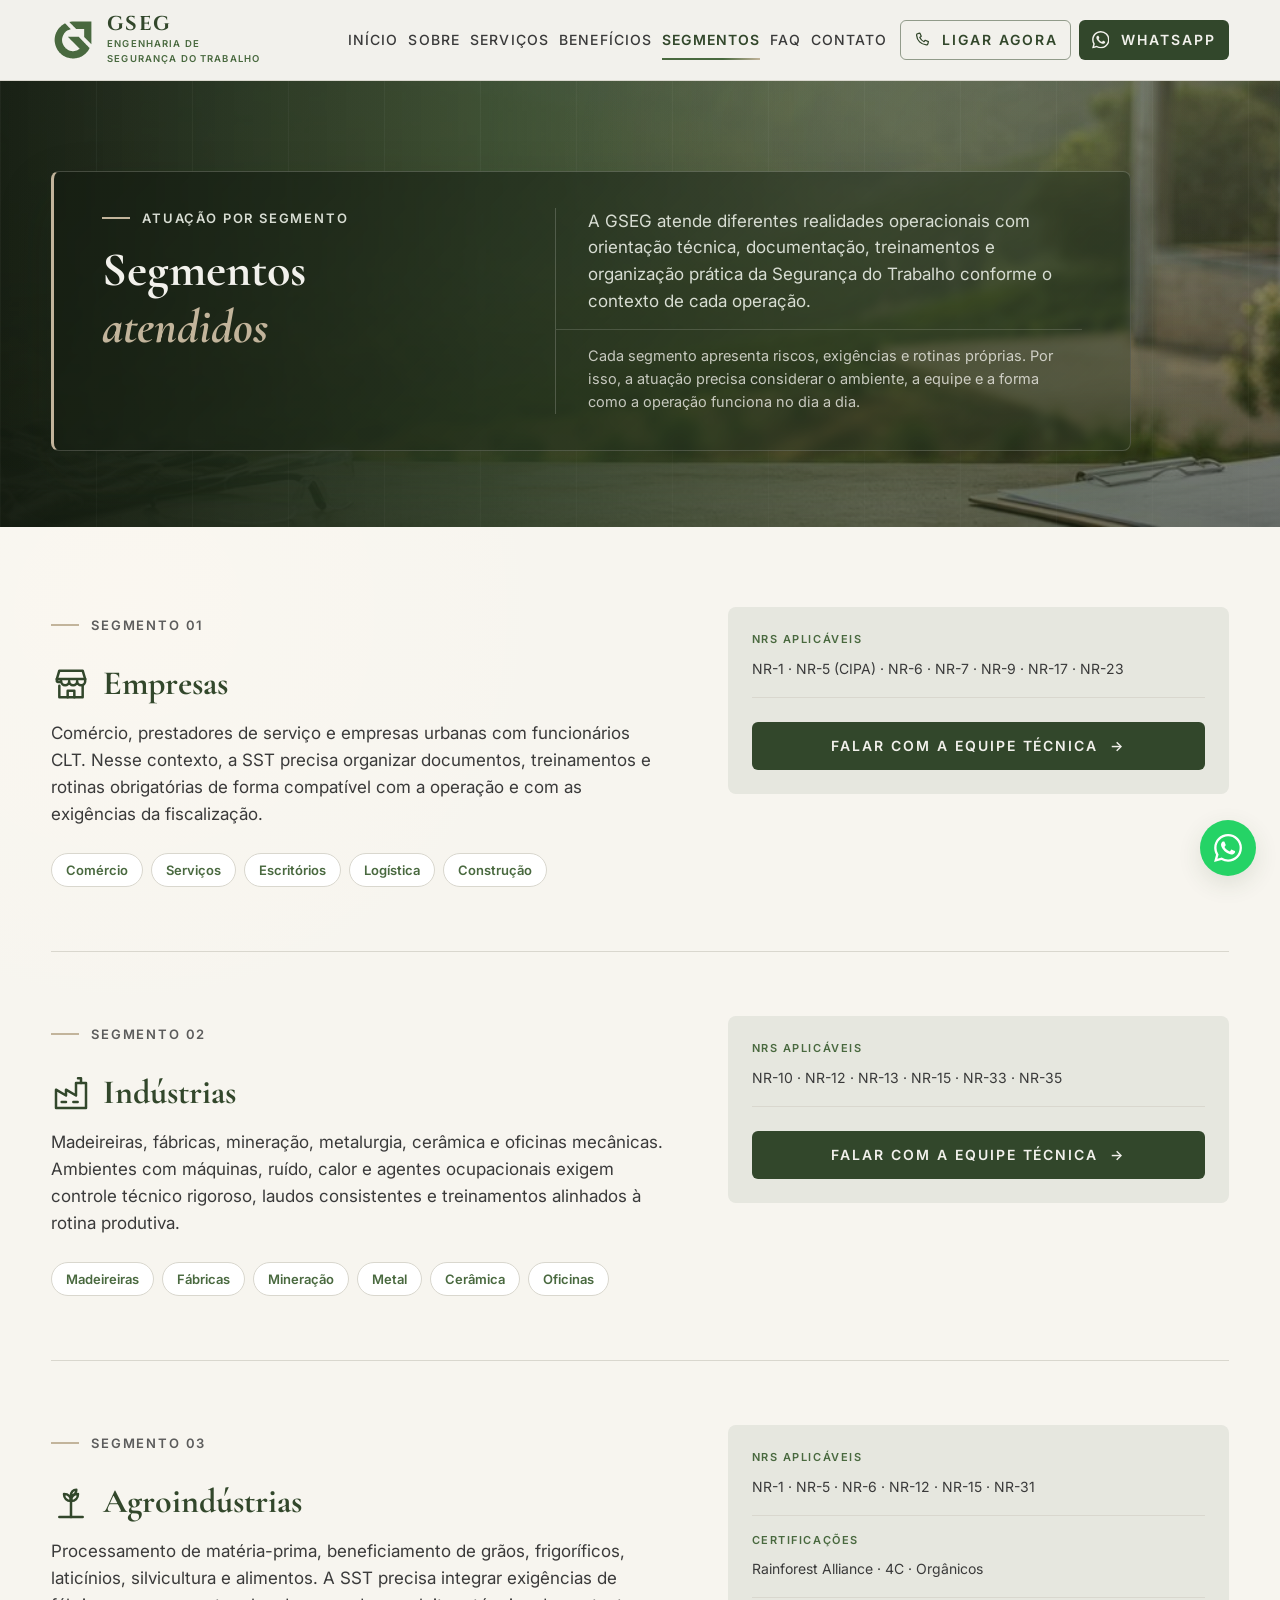
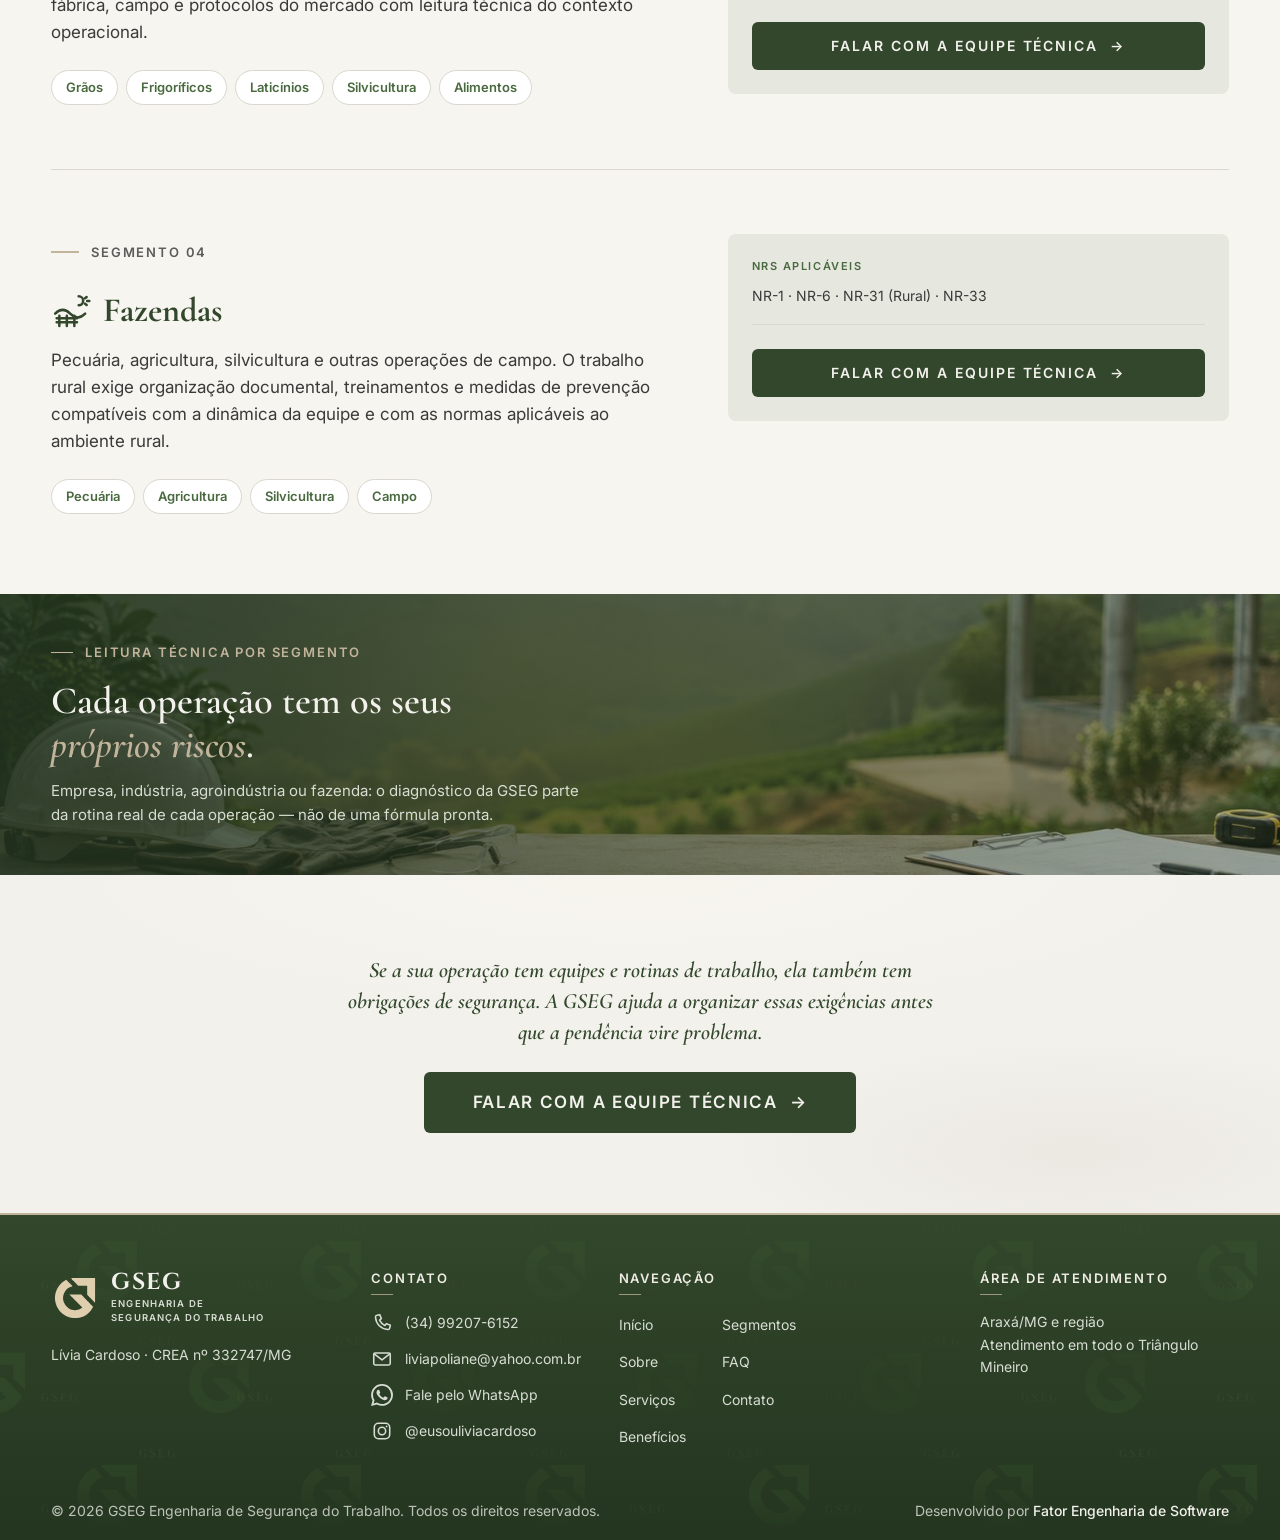
<file: segmentos.html>
<!DOCTYPE html>
<html lang="pt-BR">
<head>
  <meta charset="UTF-8">
  <meta name="robots" content="noindex, nofollow">
  <meta name="viewport" content="width=device-width, initial-scale=1.0">

  <title>Segmentos Atendidos | GSEG — Indústrias, Agroindústrias e Fazendas</title>
  <meta name="description" content="A GSEG atende indústrias, agroindústrias e fazendas com soluções de Segurança do Trabalho sob medida. Araxá/MG e todo o Triângulo Mineiro.">
  <meta name="robots" content="noindex, nofollow">
  <link rel="canonical" href="https://www.gsegengenharia.com.br/segmentos.html">

  <meta property="og:type" content="website">
  <meta property="og:title" content="Segmentos Atendidos | GSEG Segurança do Trabalho">
  <meta property="og:description" content="Soluções de segurança sob medida para indústrias, agroindústrias e fazendas.">
  <meta property="og:image" content="https://www.gsegengenharia.com.br/assets/icons/favicon-256.png">
  <meta property="og:url" content="https://www.gsegengenharia.com.br/segmentos.html">
  <meta property="og:locale" content="pt_BR">
  <meta property="og:site_name" content="GSEG Engenharia de Segurança do Trabalho">

  <script type="application/ld+json">
  {
    "@context": "https://schema.org",
    "@type": "ProfessionalService",
    "name": "GSEG Engenharia de Segurança do Trabalho",
    "description": "Consultoria em Saúde e Segurança do Trabalho (SST) em Araxá/MG e região.",
    "address": {
      "@type": "PostalAddress",
      "addressLocality": "Araxá",
      "addressRegion": "MG",
      "addressCountry": "BR"
    },
    "telephone": "+55-34-99207-6152",
    "email": "liviapoliane@yahoo.com.br",
    "areaServed": "Araxá e região, Triângulo Mineiro, Minas Gerais",
    "founder": {
      "@type": "Person",
      "name": "Lívia Cardoso",
      "jobTitle": "Engenheira de Segurança do Trabalho",
      "identifier": "CREA 332747/MG"
    },
    "slogan": "Proteger pessoas. Fortalecer negócios."
  }
  </script>

  <link rel="icon" type="image/svg+xml" href="assets/icons/favicon.svg">
  <link rel="icon" type="image/png" sizes="256x256" href="assets/icons/favicon-256.png">
  <link rel="apple-touch-icon" href="assets/icons/favicon-256.png">

  <link rel="preconnect" href="https://fonts.googleapis.com">
  <link rel="preconnect" href="https://fonts.gstatic.com" crossorigin>
  <link rel="preload" as="style" href="https://fonts.googleapis.com/css2?family=Cinzel:wght@600;700&family=Cormorant+Garamond:ital,wght@0,600;0,700;1,600;1,700&family=Inter:wght@400;500;600;700&display=swap">
  <link rel="stylesheet" href="https://fonts.googleapis.com/css2?family=Cinzel:wght@600;700&family=Cormorant+Garamond:ital,wght@0,600;0,700;1,600;1,700&family=Inter:wght@400;500;600;700&display=swap" media="print" onload="this.media='all'">
  <noscript><link rel="stylesheet" href="https://fonts.googleapis.com/css2?family=Cinzel:wght@600;700&family=Cormorant+Garamond:ital,wght@0,600;0,700;1,600;1,700&family=Inter:wght@400;500;600;700&display=swap"></noscript>

  <link rel="stylesheet" href="css/variaveis_LUCAS.css">
  <link rel="stylesheet" href="css/reset.css">
  <link rel="stylesheet" href="css/global.css?v=20261012-t4">
  <link rel="stylesheet" href="css/refinamento-tokens.css">
  <link rel="stylesheet" href="css/segmentos.css">
  <link rel="stylesheet" href="css/refinamento-paginas.css">
</head>
<body>
  <a href="#conteudo-principal" class="skip-link">Ir para o conteúdo principal</a>

  <!-- ============ BIBLIOTECA DE ÍCONES (SVG inline — perf: sem requisição externa) ============ -->
  <svg width="0" height="0" style="position:absolute" aria-hidden="true" focusable="false">
    <defs>
      <symbol id="i-shield-check" viewBox="0 0 24 24"><path d="M12 3l8 3v6c0 4.5-3.5 7.6-8 9-4.5-1.4-8-4.5-8-9V6l8-3z"/><path d="M8.8 12.2l2.4 2.4 4.2-4.8"/></symbol>
      <symbol id="i-seal-check" viewBox="0 0 24 24"><path d="M12 2.8l2.3 1.7 2.9-.2 1 2.7 2.5 1.5-.9 2.8.9 2.8-2.5 1.5-1 2.7-2.9-.2-2.3 1.7-2.3-1.7-2.9.2-1-2.7-2.5-1.5.9-2.8-.9-2.8 2.5-1.5 1-2.7 2.9.2L12 2.8z"/><path d="M8.9 12.1l2.3 2.3 4-4.6"/></symbol>
      <symbol id="i-file-text" viewBox="0 0 24 24"><path d="M14 3H6v18h12V7l-4-4z"/><path d="M14 3v4h4"/><path d="M9 12.5h6M9 16h6"/></symbol>
      <symbol id="i-check-square" viewBox="0 0 24 24"><rect x="4" y="4" width="16" height="16" rx="1.5"/><path d="M8.5 12.4l2.5 2.5 4.5-5.2"/></symbol>
      <symbol id="i-table" viewBox="0 0 24 24"><rect x="3.5" y="5" width="17" height="14" rx="1"/><path d="M3.5 10h17M9.2 10v9M14.8 10v9"/></symbol>
      <symbol id="i-magnifier" viewBox="0 0 24 24"><circle cx="11" cy="11" r="6.2"/><path d="M15.7 15.7L20.5 20.5"/></symbol>
      <symbol id="i-user" viewBox="0 0 24 24"><circle cx="12" cy="8.4" r="4"/><path d="M4.5 20.2c1.5-3.6 4.2-5.1 7.5-5.1s6 1.5 7.5 5.1"/></symbol>
      <symbol id="i-coins" viewBox="0 0 24 24"><ellipse cx="12" cy="7" rx="7" ry="3"/><path d="M5 7v5c0 1.7 3.1 3 7 3s7-1.3 7-3V7"/><path d="M5 12v5c0 1.7 3.1 3 7 3s7-1.3 7-3v-5"/></symbol>
      <symbol id="i-gavel" viewBox="0 0 24 24"><path d="M13.2 4.4l6.4 6.4M11 6.6l6.4 6.4M12.1 5.5l-4.6 4.6 6.4 6.4 4.6-4.6z"/><path d="M9.8 12.4L3.5 18.7c-.6.6-.6 1.6 0 2.2.6.6 1.6.6 2.2 0l6.3-6.3"/></symbol>
      <symbol id="i-barricade" viewBox="0 0 24 24"><rect x="3" y="8" width="18" height="6.5" rx="1"/><path d="M6 8l4 6.5M11 8l4 6.5M16 8l4 6.5"/><path d="M6 14.5V20M18 14.5V20"/></symbol>
      <symbol id="i-camera" viewBox="0 0 24 24"><path d="M4 7.5h3.2L9 5h6l1.8 2.5H20V19H4V7.5z"/><circle cx="12" cy="13" r="3.4"/></symbol>
      <symbol id="i-building" viewBox="0 0 24 24"><rect x="5" y="4" width="14" height="16.5" rx="1"/><path d="M3.5 20.5h17"/><path d="M9 8h2M13 8h2M9 11.5h2M13 11.5h2M9 15h2M13 15h2"/></symbol>
      <symbol id="i-map-pin" viewBox="0 0 24 24"><path d="M12 21s-6.5-5.4-6.5-10.2a6.5 6.5 0 1113 0C18.5 15.6 12 21 12 21z"/><circle cx="12" cy="10.6" r="2.4"/></symbol>
      <symbol id="i-phone" viewBox="0 0 24 24"><path d="M6.5 3.6l3-.7 1.8 4.3-2 1.7a12.6 12.6 0 005.8 5.8l1.7-2 4.3 1.8-.7 3c-.2 1-1.1 1.7-2.1 1.6C10.8 18.5 5.5 13.2 4.9 5.7c-.1-1 .6-1.9 1.6-2.1z"/></symbol>
      <symbol id="i-envelope" viewBox="0 0 24 24"><rect x="3" y="5.5" width="18" height="13" rx="1.5"/><path d="M3.5 6.5L12 13l8.5-6.5"/></symbol>
      <symbol id="i-leaf" viewBox="0 0 24 24"><path d="M5 19c0-8 5-13 14-13 0 9-5 14-13 14-1 0-1-1-1-1z"/><path d="M9 15c2-3 4-5 7-7"/></symbol>
      <symbol id="i-info" viewBox="0 0 24 24"><circle cx="12" cy="12" r="9"/><path d="M12 11v5"/><circle cx="12" cy="8" r="1" fill="currentColor" stroke="none"/></symbol>
      <symbol id="i-whatsapp" viewBox="0 0 24 24"><path fill="currentColor" stroke="none" d="M17.472 14.382c-.297-.149-1.758-.867-2.03-.967-.273-.099-.471-.148-.67.15-.197.297-.767.966-.94 1.164-.173.199-.347.223-.644.075-.297-.15-1.255-.463-2.39-1.475-.883-.788-1.48-1.761-1.653-2.059-.173-.297-.018-.458.13-.606.134-.133.298-.347.446-.52.149-.174.198-.298.298-.497.099-.198.05-.371-.025-.52-.075-.149-.669-1.612-.916-2.207-.242-.579-.487-.5-.669-.51-.173-.008-.371-.01-.57-.01-.198 0-.52.074-.792.372-.272.297-1.04 1.016-1.04 2.479 0 1.462 1.065 2.875 1.213 3.074.149.198 2.096 3.2 5.077 4.487.709.306 1.262.489 1.694.625.712.227 1.36.195 1.871.118.571-.085 1.758-.719 2.006-1.413.248-.694.248-1.289.173-1.413-.074-.124-.272-.198-.57-.347m-5.421 7.403h-.004a9.87 9.87 0 01-5.031-1.378l-.361-.214-3.741.982.998-3.648-.235-.374a9.86 9.86 0 01-1.51-5.26c.001-5.45 4.436-9.884 9.888-9.884 2.64 0 5.122 1.03 6.988 2.898a9.825 9.825 0 012.893 6.994c-.003 5.45-4.437 9.884-9.885 9.884m8.413-18.297A11.815 11.815 0 0012.05 0C5.495 0 .16 5.335.157 11.892c0 2.096.547 4.142 1.588 5.945L.057 24l6.305-1.654a11.882 11.882 0 005.683 1.448h.005c6.554 0 11.89-5.335 11.893-11.893a11.821 11.821 0 00-3.48-8.413Z"/></symbol>
      <symbol id="i-arrow-right" viewBox="0 0 24 24"><path d="M5 12h14M13 6l6 6-6 6"/></symbol>
      <symbol id="i-fabrica" viewBox="0 0 24 24"><path d="M3 21V10l6 3.5V10l6 3.5V6h6v15z"/><path d="M18 6V3.2h-1.8"/><path d="M6.4 17.4h2.6M13.4 17.4h2.6"/></symbol>
      <symbol id="i-agro" viewBox="0 0 24 24"><path d="M12 21V8"/><path d="M12 11.4C9.4 11.4 7.8 9.8 7.8 7.2 10.4 7.2 12 8.8 12 11.4z"/><path d="M12 11.4c2.6 0 4.2-1.6 4.2-4.2C13.6 7.2 12 8.8 12 11.4z"/><path d="M12 8c0-2 1.2-3.4 3.2-3.4C15.2 6.6 14 8 12 8z"/><path d="M5 21h14"/></symbol>
      <symbol id="i-fazenda" viewBox="0 0 24 24"><path d="M16.6 3.2a2.7 2.7 0 0 1 0 5.4"/><path d="M21.4 3.6l-1 .8M23 6h-1.3M21.4 8.4l-1-.8"/><path d="M2.5 13.6c3-3 6-3 9 0s6 3 9 0"/><path d="M5 21v-6.2M9.5 21v-6.2M14 21v-6.2"/><path d="M3.4 16.4h12.2M3.4 18.8h12.2"/></symbol>
      <symbol id="i-cycle" viewBox="0 0 24 24"><path d="M4.6 9.2A8 8 0 0 1 18 6.4"/><path d="M19.4 14.8A8 8 0 0 1 6 17.6"/><path d="M18 3.4V7h-3.6M6 20.6V17h3.6"/></symbol>
      <symbol id="i-sprout" viewBox="0 0 24 24"><path d="M12 21v-9"/><path d="M12 12C12 9 9.8 7 6.8 7c0 3 2 5 5.2 5z"/><path d="M12 12c0-3 2.2-5 5.2-5 0 3-2 5-5.2 5z"/><path d="M7 21h10"/></symbol>
      <symbol id="i-instagram" viewBox="0 0 24 24"><rect x="3.6" y="3.6" width="16.8" height="16.8" rx="4.6"/><circle cx="12" cy="12" r="4"/><circle cx="17" cy="7" r="1" fill="currentColor" stroke="none"/></symbol>
      <symbol id="i-plus" viewBox="0 0 24 24"><path d="M12 5v14M5 12h14"/></symbol>
      <symbol id="i-minus" viewBox="0 0 24 24"><path d="M5 12h14"/></symbol>
      <symbol id="i-quotes" viewBox="0 0 24 24"><path d="M9.2 8.5C7.4 9 6.2 10.5 6.2 12.4c0 1.7 1.2 2.9 2.8 2.9.3 0 .6 0 .8-.1-.3 1.1-1.2 1.9-2.2 2.3M18 8.5c-1.8.5-3 2-3 3.9 0 1.7 1.2 2.9 2.8 2.9.3 0 .6 0 .8-.1-.3 1.1-1.2 1.9-2.2 2.3"/></symbol>
    </defs>
  </svg>

  <header class="cabecalho">
    <div class="container cabecalho__inner">
      <a class="logo" href="index.html" aria-label="GSEG — Engenharia de Segurança do Trabalho, página inicial">
        <img class="logo__simbolo" src="assets/brand/simbolo.svg" alt="" width="44" height="44">
        <span class="logo__texto">
          <span class="logo__nome">GSEG</span>
          <span class="logo__descritor">Engenharia de<br>Segurança do Trabalho</span>
        </span>
      </a>
      <nav class="nav" aria-label="Menu principal">
        <ul class="nav__lista">
          <li><a class="nav__link" href="index.html">Início</a></li>
          <li><a class="nav__link" href="sobre.html">Sobre</a></li>
          <li><a class="nav__link" href="servicos.html">Serviços</a></li>
          <li><a class="nav__link" href="beneficios.html">Benefícios</a></li>
          <li><a class="nav__link" href="segmentos.html" aria-current="page">Segmentos</a></li>
          <li><a class="nav__link" href="faq.html">FAQ</a></li>
          <li><a class="nav__link" href="contato.html">Contato</a></li>
        </ul>
      </nav>
      <div class="cabecalho__acoes">
        <a class="btn btn--outline btn--sm" href="tel:+5534992076152"><svg class="icone icone--sm" aria-hidden="true" focusable="false"><use href="#i-phone"/></svg> Ligar agora</a>
        <a class="btn btn--primary btn--sm" href="https://wa.me/5534992076152?text=Ol%C3%A1!%20Vim%20pelo%20site%20da%20GSEG%20e%20gostaria%20de%20falar%20com%20a%20consultoria." target="_blank" rel="noopener noreferrer">
          <svg class="icone icone--sm icone--fill" aria-hidden="true" focusable="false"><use href="#i-whatsapp"/></svg> WhatsApp
        </a>
      </div>
      <button class="hamburguer" id="btn-menu" aria-label="Abrir menu" aria-expanded="false" aria-controls="menu-mobile">
        <span></span><span></span><span></span>
      </button>
    </div>
  </header>

  <div class="menu-mobile" id="menu-mobile">
    <div class="menu-mobile__overlay" data-fechar-menu></div>
    <nav class="menu-mobile__painel" aria-label="Menu principal">
      <div class="menu-mobile__topo">
        <a class="menu-mobile__logo" href="index.html" aria-label="GSEG — Engenharia de Segurança do Trabalho, página inicial">
          <img class="logo__simbolo" src="assets/brand/simbolo-claro.svg" alt="" width="34" height="34">
          <span class="logo__texto">
            <span class="logo__nome">GSEG</span>
            <span class="logo__descritor">Engenharia de<br>Segurança do Trabalho</span>
          </span>
        </a>
        <button class="menu-mobile__fechar" data-fechar-menu aria-label="Fechar menu"><span aria-hidden="true">&times;</span></button>
      </div>
      <p class="menu-mobile__kicker">Menu principal</p>
      <ul class="menu-mobile__lista">
        <li class="menu-mobile__item"><a class="menu-mobile__link" href="index.html">Início <svg class="seta" aria-hidden="true" focusable="false"><use href="#i-arrow-right"/></svg></a></li>
        <li class="menu-mobile__item"><a class="menu-mobile__link" href="sobre.html">Sobre <svg class="seta" aria-hidden="true" focusable="false"><use href="#i-arrow-right"/></svg></a></li>
        <li class="menu-mobile__item"><a class="menu-mobile__link" href="servicos.html">Serviços <svg class="seta" aria-hidden="true" focusable="false"><use href="#i-arrow-right"/></svg></a></li>
        <li class="menu-mobile__item"><a class="menu-mobile__link" href="beneficios.html">Benefícios <svg class="seta" aria-hidden="true" focusable="false"><use href="#i-arrow-right"/></svg></a></li>
        <li class="menu-mobile__item"><a class="menu-mobile__link" href="segmentos.html" aria-current="page">Segmentos <svg class="seta" aria-hidden="true" focusable="false"><use href="#i-arrow-right"/></svg></a></li>
        <li class="menu-mobile__item"><a class="menu-mobile__link" href="faq.html">FAQ <svg class="seta" aria-hidden="true" focusable="false"><use href="#i-arrow-right"/></svg></a></li>
        <li class="menu-mobile__item"><a class="menu-mobile__link" href="contato.html">Contato <svg class="seta" aria-hidden="true" focusable="false"><use href="#i-arrow-right"/></svg></a></li>
      </ul>
      <div class="menu-mobile__acoes">
        <a class="btn btn--light" href="tel:+5534992076152"><svg class="icone icone--sm" aria-hidden="true" focusable="false"><use href="#i-phone"/></svg> Ligar agora</a>
        <a class="btn btn--light-outline" href="https://wa.me/5534992076152?text=Ol%C3%A1!%20Vim%20pelo%20site%20da%20GSEG%20e%20gostaria%20de%20falar%20com%20a%20consultoria." target="_blank" rel="noopener noreferrer">
          <svg class="icone icone--sm icone--fill" aria-hidden="true" focusable="false"><use href="#i-whatsapp"/></svg> Falar no WhatsApp
        </a>
      </div>
      <p class="menu-mobile__rodape"><svg class="icone" aria-hidden="true" focusable="false"><use href="#i-shield-check"/></svg> <span>Protegemos pessoas.<br>Fortalecemos negócios.</span></p>
    </nav>
  </div>

  <main id="conteudo-principal">
    <section class="secao secao--alt seg-intro">
      <div class="container">
        <div class="seg-intro__hero">
          <p class="kicker">Atuação por segmento</p>
          <h1 class="titulo-secao">Segmentos <em>atendidos</em></h1>
          <p class="lead">A GSEG atende diferentes realidades operacionais com orientação técnica, documentação, treinamentos e organização prática da Segurança do Trabalho conforme o contexto de cada operação.</p>
          <p class="seg-intro__apoio">Cada segmento apresenta riscos, exigências e rotinas próprias. Por isso, a atuação precisa considerar o ambiente, a equipe e a forma como a operação funciona no dia a dia.</p>
        </div>
      </div>
    </section>

    <section class="secao seg-blocos">
      <div class="container">

        <article class="seg-bloco" id="empresas">
          <div class="seg-bloco__grid">
            <div class="seg-bloco__conteudo">
              <p class="kicker">Segmento 01</p>
              <div class="seg-bloco__cab">
                <svg class="seg-bloco__icone" viewBox="0 0 24 24" aria-hidden="true" focusable="false"><path d="M3.5 9 5 4h14l1.5 5"/><path d="M3.5 9h17v1.4a2.4 2.4 0 0 1-4.8 0 2.4 2.4 0 0 1-4.8 0 2.4 2.4 0 0 1-4.8 0A2.4 2.4 0 0 1 3.5 10.4z"/><path d="M5 13v7h14v-7"/><path d="M10 20v-4h4v4"/></svg>
                <h2 class="seg-bloco__titulo">Empresas</h2>
              </div>
              <p class="seg-bloco__texto">Comércio, prestadores de serviço e empresas urbanas com funcionários CLT. Nesse contexto, a SST precisa organizar documentos, treinamentos e rotinas obrigatórias de forma compatível com a operação e com as exigências da fiscalização.</p>
              <ul class="seg-pills" role="list">
                <li>Comércio</li><li>Serviços</li><li>Escritórios</li><li>Logística</li><li>Construção</li>
              </ul>
            </div>
            <aside class="seg-bloco__box">
              <p class="seg-box__label">NRs aplicáveis</p>
              <p class="seg-box__lista">NR-1 · NR-5 (CIPA) · NR-6 · NR-7 · NR-9 · NR-17 · NR-23</p>
              <hr class="seg-box__sep">
              <a class="btn btn--primary btn--full" href="https://wa.me/5534992076152?text=Ol%C3%A1!%20Sou%20de%20uma%20empresa%20e%20quero%20saber%20como%20a%20GSEG%20pode%20me%20ajudar." target="_blank" rel="noopener noreferrer">Falar com a equipe técnica <span aria-hidden="true">→</span></a>
            </aside>
          </div>
        </article>

        <article class="seg-bloco" id="industrias">
          <div class="seg-bloco__grid">
            <div class="seg-bloco__conteudo">
              <p class="kicker">Segmento 02</p>
              <div class="seg-bloco__cab">
                <svg class="seg-bloco__icone" viewBox="0 0 24 24" aria-hidden="true" focusable="false"><path d="M3 21V10l6 3.5V10l6 3.5V6h6v15z"/><path d="M18 6V3.2h-1.8"/><path d="M6.4 17.4h2.6M13.4 17.4h2.6"/></svg>
                <h2 class="seg-bloco__titulo">Indústrias</h2>
              </div>
              <p class="seg-bloco__texto">Madeireiras, fábricas, mineração, metalurgia, cerâmica e oficinas mecânicas. Ambientes com máquinas, ruído, calor e agentes ocupacionais exigem controle técnico rigoroso, laudos consistentes e treinamentos alinhados à rotina produtiva.</p>
              <ul class="seg-pills" role="list">
                <li>Madeireiras</li><li>Fábricas</li><li>Mineração</li><li>Metal</li><li>Cerâmica</li><li>Oficinas</li>
              </ul>
            </div>
            <aside class="seg-bloco__box">
              <p class="seg-box__label">NRs aplicáveis</p>
              <p class="seg-box__lista">NR-10 · NR-12 · NR-13 · NR-15 · NR-33 · NR-35</p>
              <hr class="seg-box__sep">
              <a class="btn btn--primary btn--full" href="https://wa.me/5534992076152?text=Ol%C3%A1!%20Sou%20de%20uma%20ind%C3%BAstria%20e%20quero%20saber%20como%20a%20GSEG%20pode%20me%20ajudar." target="_blank" rel="noopener noreferrer">Falar com a equipe técnica <span aria-hidden="true">→</span></a>
            </aside>
          </div>
        </article>

        <article class="seg-bloco" id="agroindustrias">
          <div class="seg-bloco__grid">
            <div class="seg-bloco__conteudo">
              <p class="kicker">Segmento 03</p>
              <div class="seg-bloco__cab">
                <svg class="seg-bloco__icone" viewBox="0 0 24 24" aria-hidden="true" focusable="false"><path d="M12 21V8"/><path d="M12 11.4C9.4 11.4 7.8 9.8 7.8 7.2 10.4 7.2 12 8.8 12 11.4z"/><path d="M12 11.4c2.6 0 4.2-1.6 4.2-4.2C13.6 7.2 12 8.8 12 11.4z"/><path d="M12 8c0-2 1.2-3.4 3.2-3.4C15.2 6.6 14 8 12 8z"/><path d="M5 21h14"/></svg>
                <h2 class="seg-bloco__titulo">Agroindústrias</h2>
              </div>
              <p class="seg-bloco__texto">Processamento de matéria-prima, beneficiamento de grãos, frigoríficos, laticínios, silvicultura e alimentos. A SST precisa integrar exigências de fábrica, campo e protocolos do mercado com leitura técnica do contexto operacional.</p>
              <ul class="seg-pills" role="list">
                <li>Grãos</li><li>Frigoríficos</li><li>Laticínios</li><li>Silvicultura</li><li>Alimentos</li>
              </ul>
            </div>
            <aside class="seg-bloco__box">
              <p class="seg-box__label">NRs aplicáveis</p>
              <p class="seg-box__lista">NR-1 · NR-5 · NR-6 · NR-12 · NR-15 · NR-31</p>
              <hr class="seg-box__sep">
              <p class="seg-box__label">Certificações</p>
              <p class="seg-box__lista">Rainforest Alliance · 4C · Orgânicos</p>
              <hr class="seg-box__sep">
              <a class="btn btn--primary btn--full" href="https://wa.me/5534992076152?text=Ol%C3%A1!%20Sou%20de%20uma%20agroind%C3%BAstria%20e%20quero%20saber%20como%20a%20GSEG%20pode%20me%20ajudar." target="_blank" rel="noopener noreferrer">Falar com a equipe técnica <span aria-hidden="true">→</span></a>
            </aside>
          </div>
        </article>

        <article class="seg-bloco" id="fazendas">
          <div class="seg-bloco__grid">
            <div class="seg-bloco__conteudo">
              <p class="kicker">Segmento 04</p>
              <div class="seg-bloco__cab">
                <svg class="seg-bloco__icone" viewBox="0 0 24 24" aria-hidden="true" focusable="false"><path d="M16.6 3.2a2.7 2.7 0 0 1 0 5.4"/><path d="M21.4 3.6l-1 .8M23 6h-1.3M21.4 8.4l-1-.8"/><path d="M2.5 13.6c3-3 6-3 9 0s6 3 9 0"/><path d="M5 21v-6.2M9.5 21v-6.2M14 21v-6.2"/><path d="M3.4 16.4h12.2M3.4 18.8h12.2"/></svg>
                <h2 class="seg-bloco__titulo">Fazendas</h2>
              </div>
              <p class="seg-bloco__texto">Pecuária, agricultura, silvicultura e outras operações de campo. O trabalho rural exige organização documental, treinamentos e medidas de prevenção compatíveis com a dinâmica da equipe e com as normas aplicáveis ao ambiente rural.</p>
              <ul class="seg-pills" role="list">
                <li>Pecuária</li><li>Agricultura</li><li>Silvicultura</li><li>Campo</li>
              </ul>
            </div>
            <aside class="seg-bloco__box">
              <p class="seg-box__label">NRs aplicáveis</p>
              <p class="seg-box__lista">NR-1 · NR-6 · NR-31 (Rural) · NR-33</p>
              <hr class="seg-box__sep">
              <a class="btn btn--primary btn--full" href="https://wa.me/5534992076152?text=Ol%C3%A1!%20Tenho%20uma%20fazenda%20e%20quero%20saber%20como%20a%20GSEG%20pode%20me%20ajudar." target="_blank" rel="noopener noreferrer">Falar com a equipe técnica <span aria-hidden="true">→</span></a>
            </aside>
          </div>
        </article>

      </div>
    </section>

    <!-- Faixa de escopo operacional sobre foto (Item 01: substitui os contadores) -->
    <section class="seg-stats">
      <div class="seg-stats__bg">
        <div class="ph-foto"><img class="foto-real" src="assets/images/segmentos-campo.jpg" alt="Operação industrial e de campo atendida pela GSEG" width="1280" height="720" loading="lazy" onerror="this.remove()"><svg class="icone" aria-hidden="true" focusable="false"><use href="#i-camera"/></svg><span>Atendimento a empresas, indústrias, agroindústrias e fazendas</span></div>
        <div class="seg-stats__overlay"></div>
      </div>
        <div class="container seg-escopo">
          <p class="seg-escopo__kicker">Leitura técnica por segmento</p>
          <p class="seg-escopo__titulo">Cada operação tem os seus <em>próprios riscos</em>.</p>
          <p class="seg-escopo__apoio">Empresa, indústria, agroindústria ou fazenda: o diagnóstico da GSEG parte da rotina real de cada operação — não de uma fórmula pronta.</p>
        </div>
      </section>

    <section class="secao seg-cta">
      <div class="container">
        <p class="seg-cta__frase">Se a sua operação tem equipes e rotinas de trabalho, ela também tem obrigações de segurança. A GSEG ajuda a organizar essas exigências antes que a pendência vire problema.</p>
        <a class="btn btn--primary btn--lg seg-cta__btn" href="https://wa.me/5534992076152?text=Ol%C3%A1!%20Quero%20falar%20com%20a%20equipe%20t%C3%A9cnica%20da%20GSEG%20sobre%20Seguran%C3%A7a%20do%20Trabalho." target="_blank" rel="noopener noreferrer">
          Falar com a equipe técnica <span aria-hidden="true">→</span>
        </a>
      </div>
    </section>
  </main>

  <footer class="rodape">
    <div class="container">
      <div class="rodape__grid">
        <div class="rodape__col rodape__marca">
          <a class="logo logo--rodape" href="index.html" aria-label="GSEG — página inicial">
            <img class="logo__simbolo" src="assets/brand/simbolo-claro.svg" alt="" width="44" height="44">
            <span class="logo__texto">
              <span class="logo__nome">GSEG</span>
              <span class="logo__descritor">Engenharia de<br>Segurança do Trabalho</span>
            </span>
          </a>
          <p class="rodape__crea">Lívia Cardoso · CREA nº 332747/MG</p>
        </div>
        <div class="rodape__col">
          <h3>Contato</h3>
          <div class="rodape__contato">
            <a href="tel:+5534992076152"><svg class="icone icone--sm" aria-hidden="true" focusable="false"><use href="#i-phone"/></svg> (34) 99207-6152</a>
            <a href="mailto:liviapoliane@yahoo.com.br"><svg class="icone icone--sm" aria-hidden="true" focusable="false"><use href="#i-envelope"/></svg> liviapoliane@yahoo.com.br</a>
            <a href="https://wa.me/5534992076152?text=Ol%C3%A1!%20Vim%20pelo%20site%20da%20GSEG%20e%20gostaria%20de%20falar%20com%20a%20consultoria." target="_blank" rel="noopener noreferrer"><svg class="icone icone--sm icone--fill" aria-hidden="true" focusable="false"><use href="#i-whatsapp"/></svg> Fale pelo WhatsApp</a>
            <a href="https://www.instagram.com/eusouliviacardoso" target="_blank" rel="noopener noreferrer"><svg class="icone icone--sm" aria-hidden="true" focusable="false"><use href="#i-instagram"/></svg> @eusouliviacardoso</a>
          </div>
        </div>
        <div class="rodape__col">
          <h3>Navegação</h3>
          <ul>
            <li><a href="index.html">Início</a></li>
            <li><a href="sobre.html">Sobre</a></li>
            <li><a href="servicos.html">Serviços</a></li>
            <li><a href="beneficios.html">Benefícios</a></li>
            <li><a href="segmentos.html">Segmentos</a></li>
            <li><a href="faq.html">FAQ</a></li>
            <li><a href="contato.html">Contato</a></li>
          </ul>
        </div>
        <div class="rodape__col">
          <h3>Área de atendimento</h3>
          <p>Araxá/MG e região</p>
          <p>Atendimento em todo o Triângulo Mineiro</p>
        </div>
      </div>
      <div class="rodape__base">
        <p>&copy; 2026 GSEG Engenharia de Segurança do Trabalho. Todos os direitos reservados.</p>
        <p>Desenvolvido por <span>Fator Engenharia de Software</span></p>
      </div>
    </div>
  </footer>

  <a class="whatsapp-float" href="https://wa.me/5534992076152?text=Ol%C3%A1!%20Vim%20pelo%20site%20da%20GSEG%20e%20gostaria%20de%20falar%20com%20a%20consultoria." target="_blank" rel="noopener noreferrer" aria-label="Falar com a GSEG pelo WhatsApp">
    <svg class="icone icone--fill" aria-hidden="true" focusable="false"><use href="#i-whatsapp"/></svg>
  </a>

  <script src="js/menu.js" defer></script>
  <script src="js/whatsapp.js" defer></script>
  <script src="js/estampa-rodape.js?v=20261009-r19-5c" defer></script>
  <script src="js/efeitos.js" defer></script>
</body>
</html>
</file>
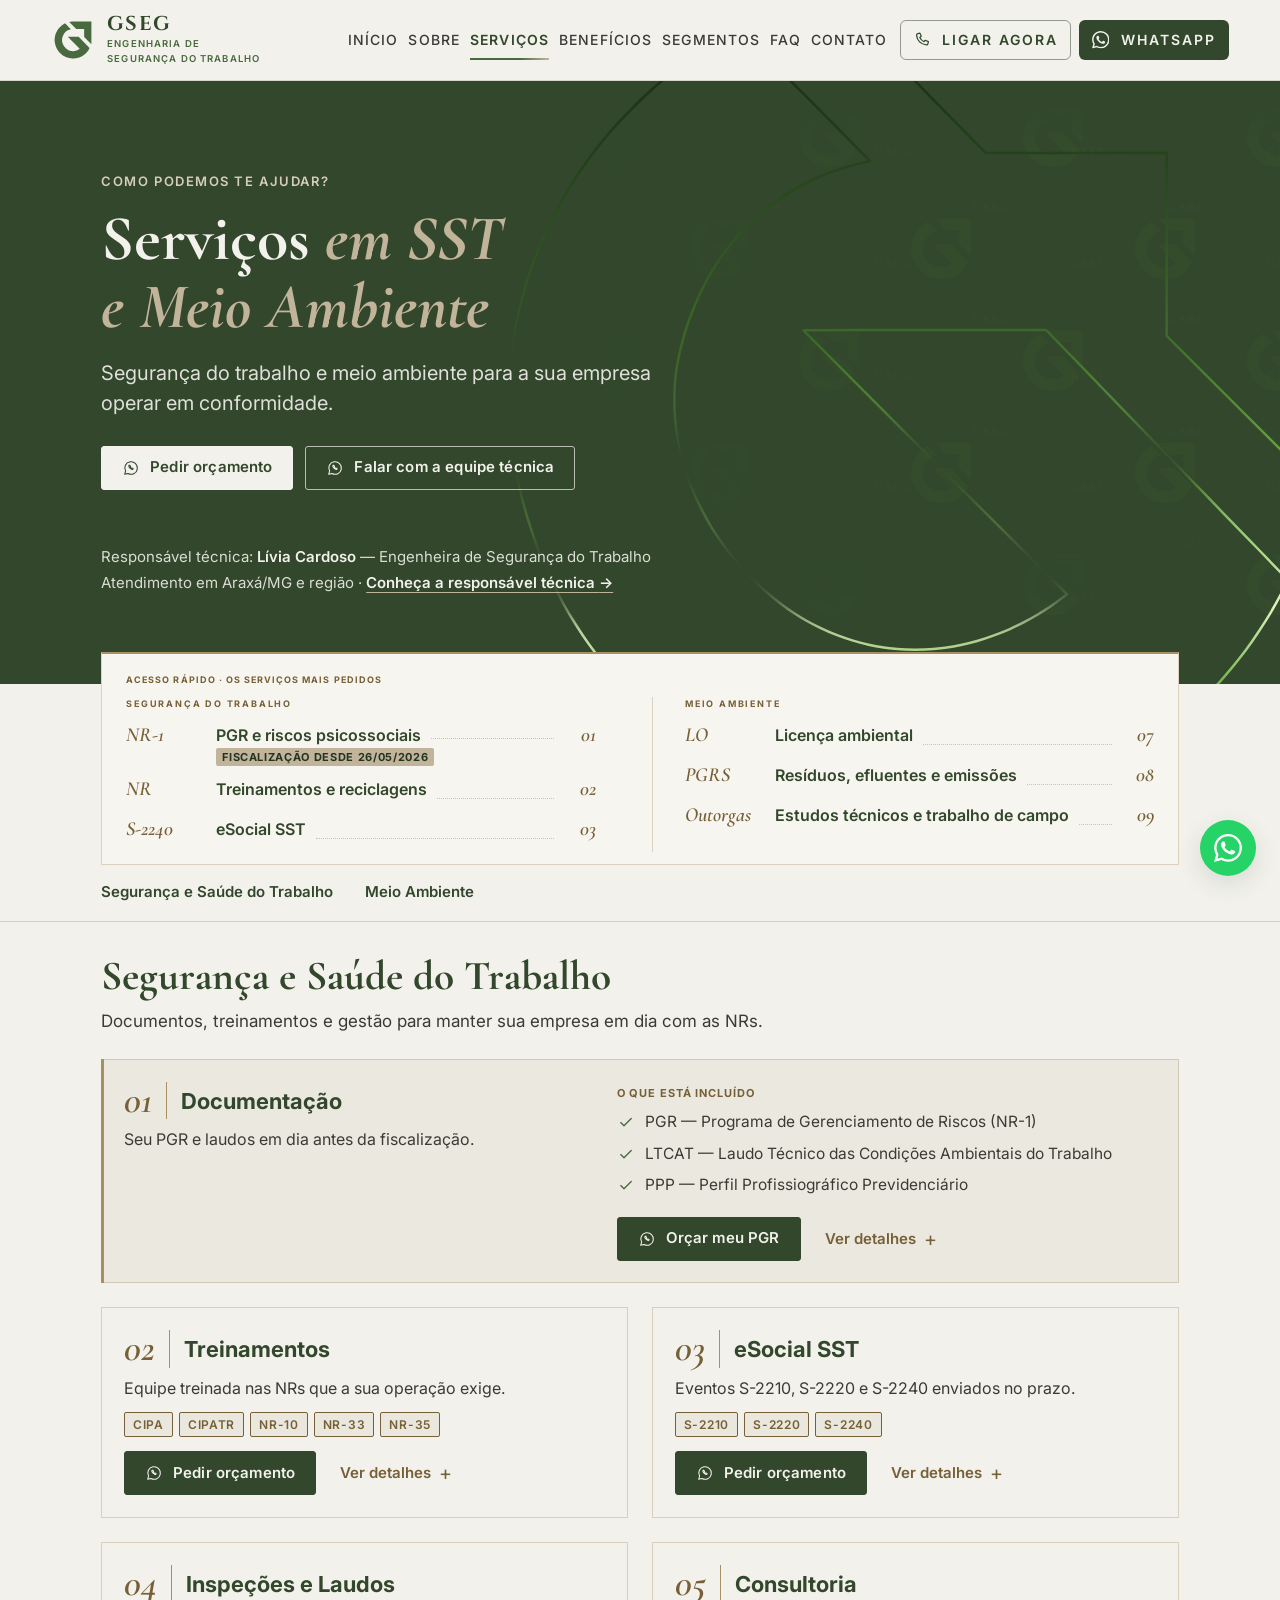
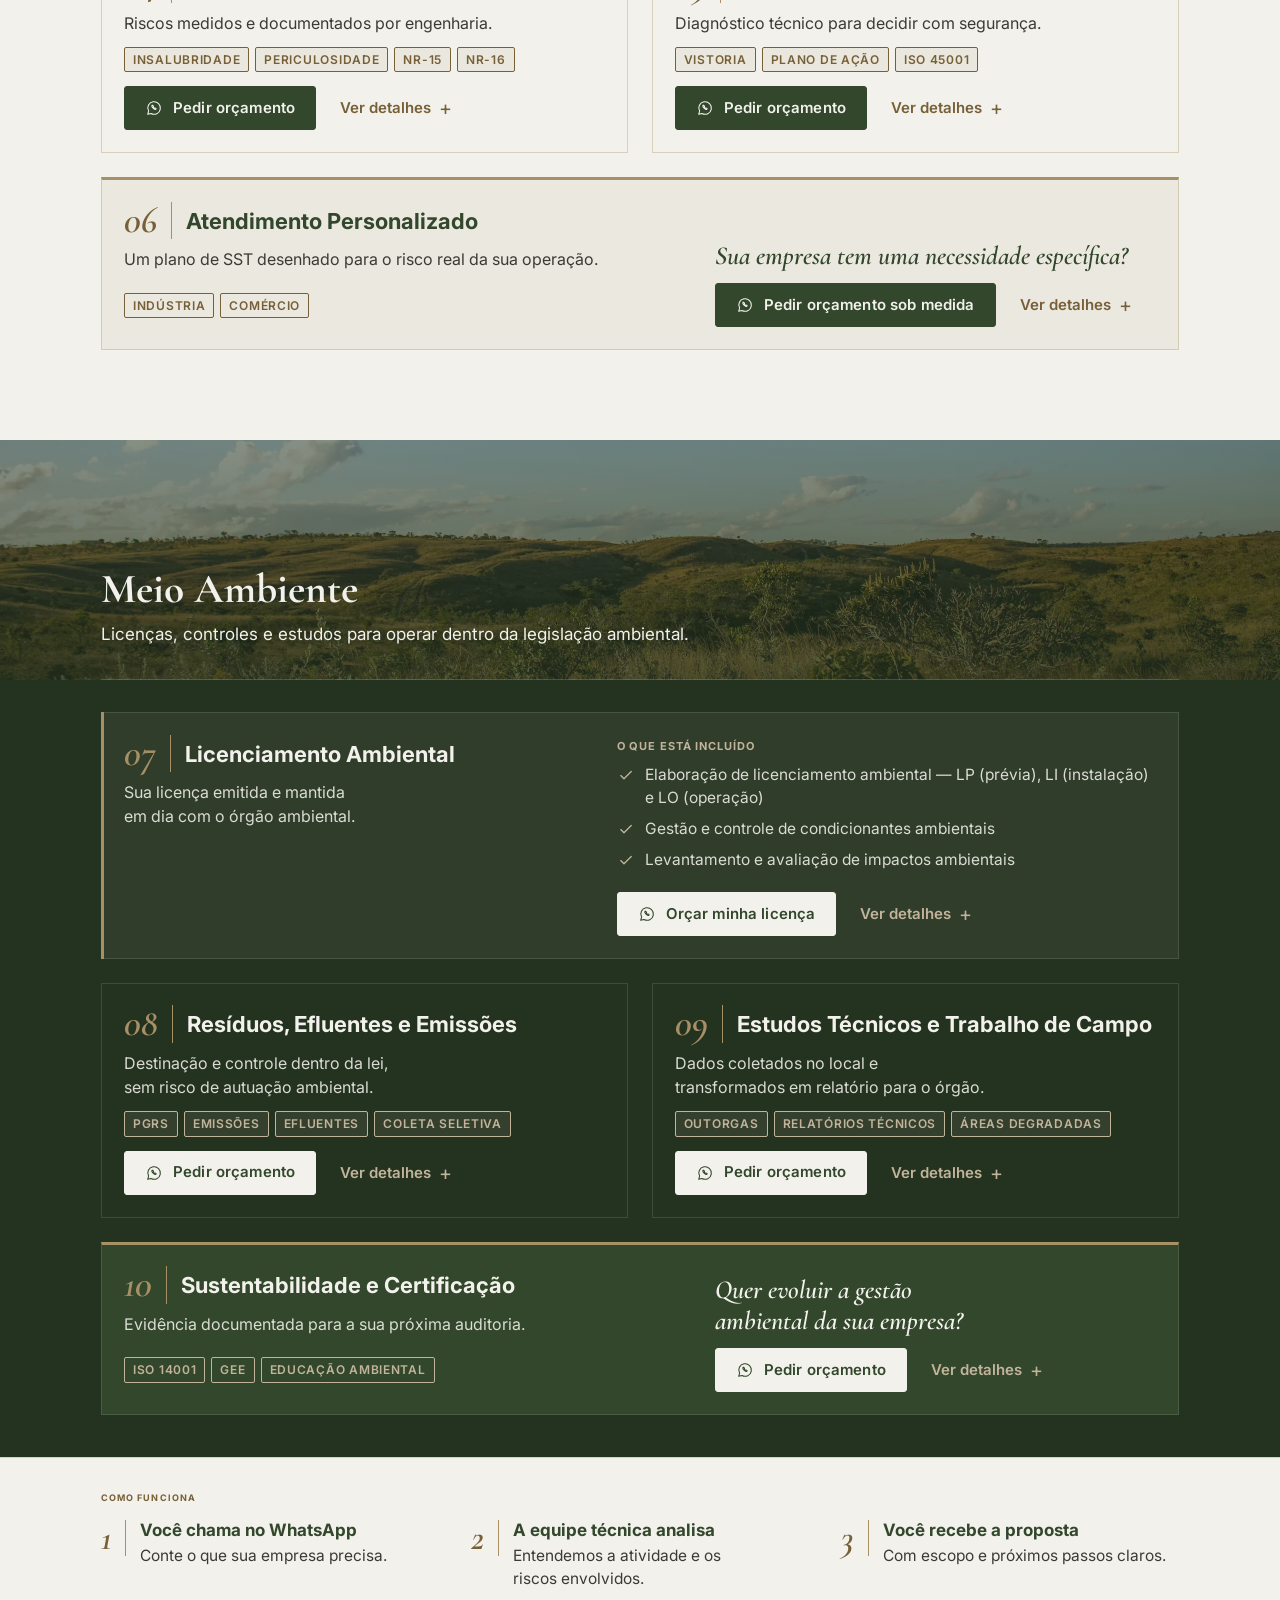
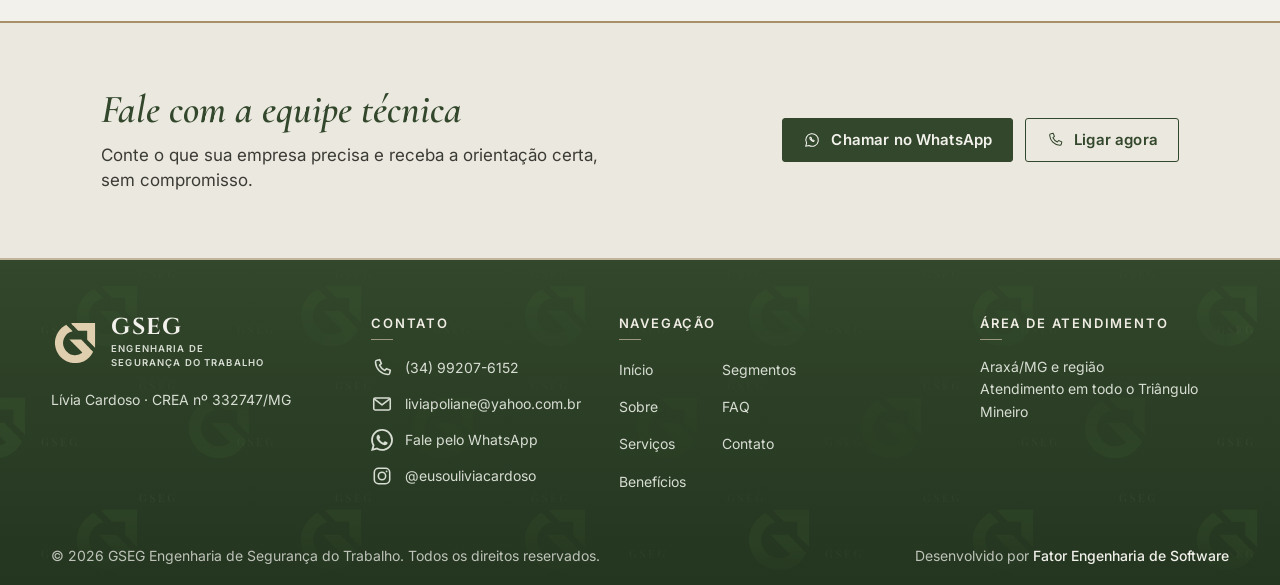
<file: servicos-preview-a.html>
<!DOCTYPE html>
<html lang="pt-BR">
<head>
  <meta charset="UTF-8">
  <meta name="robots" content="noindex, nofollow">
  <meta name="viewport" content="width=device-width, initial-scale=1.0">

  <title>[PRÉVIA] Serviços — GSEG</title>
  <meta name="description" content="Serviços em Segurança do Trabalho: PGR, LTCAT, PPP, laudos, treinamentos (NR-10, NR-33, NR-35, CIPA), consultoria, eSocial SST e inspeções. Araxá/MG e região.">
  <meta name="robots" content="noindex, nofollow">
  
  <meta property="og:type" content="website">
  <meta property="og:title" content="Serviços em SST | GSEG Engenharia de Segurança do Trabalho">
  <meta property="og:description" content="Documentação, treinamentos, consultoria, eSocial SST, inspeções e laudos. Soluções completas em Segurança do Trabalho.">
  <meta property="og:image" content="https://www.gsegengenharia.com.br/assets/icons/favicon-256.png">
  <meta property="og:url" content="https://www.gsegengenharia.com.br/servicos.html">
  <meta property="og:locale" content="pt_BR">
  <meta property="og:site_name" content="GSEG Engenharia de Segurança do Trabalho">

  <script type="application/ld+json">
  {
    "@context": "https://schema.org",
    "@type": "ProfessionalService",
    "name": "GSEG Engenharia de Segurança do Trabalho",
    "description": "Consultoria em Saúde e Segurança do Trabalho (SST) em Araxá/MG e região.",
    "address": {
      "@type": "PostalAddress",
      "addressLocality": "Araxá",
      "addressRegion": "MG",
      "addressCountry": "BR"
    },
    "telephone": "+55-34-99207-6152",
    "email": "liviapoliane@yahoo.com.br",
    "areaServed": "Araxá e região, Triângulo Mineiro, Minas Gerais",
    "founder": {
      "@type": "Person",
      "name": "Lívia Cardoso",
      "jobTitle": "Engenheira de Segurança do Trabalho",
      "identifier": "CREA 332747/MG"
    },
    "slogan": "Proteger pessoas. Fortalecer negócios."
  }
  </script>

  <link rel="icon" type="image/svg+xml" href="assets/icons/favicon.svg">
  <link rel="icon" type="image/png" sizes="256x256" href="assets/icons/favicon-256.png">
  <link rel="apple-touch-icon" href="assets/icons/favicon-256.png">

  <link rel="preconnect" href="https://fonts.googleapis.com">
  <link rel="preconnect" href="https://fonts.gstatic.com" crossorigin>
  <link rel="preload" as="style" href="https://fonts.googleapis.com/css2?family=Cinzel:wght@600;700&family=Cormorant+Garamond:ital,wght@0,600;0,700;1,600;1,700&family=Inter:wght@400;500;600;700&display=swap">
  <link rel="stylesheet" href="https://fonts.googleapis.com/css2?family=Cinzel:wght@600;700&family=Cormorant+Garamond:ital,wght@0,600;0,700;1,600;1,700&family=Inter:wght@400;500;600;700&display=swap" media="print" onload="this.media='all'">
  <noscript><link rel="stylesheet" href="https://fonts.googleapis.com/css2?family=Cinzel:wght@600;700&family=Cormorant+Garamond:ital,wght@0,600;0,700;1,600;1,700&family=Inter:wght@400;500;600;700&display=swap"></noscript>

  <link rel="stylesheet" href="css/variaveis_LUCAS.css">
  <link rel="stylesheet" href="css/reset.css">
  <link rel="stylesheet" href="css/global.css?v=20261012-t4">
  <link rel="stylesheet" href="css/refinamento-tokens.css">
  <link rel="stylesheet" href="css/refinamento-paginas.css">
  <link rel="stylesheet" href="css/servicos-preview-a.css?v=20261012-t4">
</head>
<body class="pa-pagina pa-i-1">
  <a href="#conteudo-principal" class="skip-link">Ir para o conteúdo principal</a>

  <!-- ============ BIBLIOTECA DE ÍCONES (SVG inline — perf: sem requisição externa) ============ -->
  <svg width="0" height="0" style="position:absolute" aria-hidden="true" focusable="false">
    <defs>
      <symbol id="i-shield-check" viewBox="0 0 24 24"><path d="M12 3l8 3v6c0 4.5-3.5 7.6-8 9-4.5-1.4-8-4.5-8-9V6l8-3z"/><path d="M8.8 12.2l2.4 2.4 4.2-4.8"/></symbol>
      <symbol id="i-seal-check" viewBox="0 0 24 24"><path d="M12 2.8l2.3 1.7 2.9-.2 1 2.7 2.5 1.5-.9 2.8.9 2.8-2.5 1.5-1 2.7-2.9-.2-2.3 1.7-2.3-1.7-2.9.2-1-2.7-2.5-1.5.9-2.8-.9-2.8 2.5-1.5 1-2.7 2.9.2L12 2.8z"/><path d="M8.9 12.1l2.3 2.3 4-4.6"/></symbol>
      <symbol id="i-file-text" viewBox="0 0 24 24"><path d="M14 3H6v18h12V7l-4-4z"/><path d="M14 3v4h4"/><path d="M9 12.5h6M9 16h6"/></symbol>
      <symbol id="i-check-square" viewBox="0 0 24 24"><rect x="4" y="4" width="16" height="16" rx="1.5"/><path d="M8.5 12.4l2.5 2.5 4.5-5.2"/></symbol>
      <symbol id="i-table" viewBox="0 0 24 24"><rect x="3.5" y="5" width="17" height="14" rx="1"/><path d="M3.5 10h17M9.2 10v9M14.8 10v9"/></symbol>
      <symbol id="i-magnifier" viewBox="0 0 24 24"><circle cx="11" cy="11" r="6.2"/><path d="M15.7 15.7L20.5 20.5"/></symbol>
      <symbol id="i-user" viewBox="0 0 24 24"><circle cx="12" cy="8.4" r="4"/><path d="M4.5 20.2c1.5-3.6 4.2-5.1 7.5-5.1s6 1.5 7.5 5.1"/></symbol>
      <symbol id="i-coins" viewBox="0 0 24 24"><ellipse cx="12" cy="7" rx="7" ry="3"/><path d="M5 7v5c0 1.7 3.1 3 7 3s7-1.3 7-3V7"/><path d="M5 12v5c0 1.7 3.1 3 7 3s7-1.3 7-3v-5"/></symbol>
      <symbol id="i-gavel" viewBox="0 0 24 24"><path d="M13.2 4.4l6.4 6.4M11 6.6l6.4 6.4M12.1 5.5l-4.6 4.6 6.4 6.4 4.6-4.6z"/><path d="M9.8 12.4L3.5 18.7c-.6.6-.6 1.6 0 2.2.6.6 1.6.6 2.2 0l6.3-6.3"/></symbol>
      <symbol id="i-barricade" viewBox="0 0 24 24"><rect x="3" y="8" width="18" height="6.5" rx="1"/><path d="M6 8l4 6.5M11 8l4 6.5M16 8l4 6.5"/><path d="M6 14.5V20M18 14.5V20"/></symbol>
      <symbol id="i-camera" viewBox="0 0 24 24"><path d="M4 7.5h3.2L9 5h6l1.8 2.5H20V19H4V7.5z"/><circle cx="12" cy="13" r="3.4"/></symbol>
      <symbol id="i-building" viewBox="0 0 24 24"><rect x="5" y="4" width="14" height="16.5" rx="1"/><path d="M3.5 20.5h17"/><path d="M9 8h2M13 8h2M9 11.5h2M13 11.5h2M9 15h2M13 15h2"/></symbol>
      <symbol id="i-map-pin" viewBox="0 0 24 24"><path d="M12 21s-6.5-5.4-6.5-10.2a6.5 6.5 0 1113 0C18.5 15.6 12 21 12 21z"/><circle cx="12" cy="10.6" r="2.4"/></symbol>
      <symbol id="i-phone" viewBox="0 0 24 24"><path d="M6.5 3.6l3-.7 1.8 4.3-2 1.7a12.6 12.6 0 005.8 5.8l1.7-2 4.3 1.8-.7 3c-.2 1-1.1 1.7-2.1 1.6C10.8 18.5 5.5 13.2 4.9 5.7c-.1-1 .6-1.9 1.6-2.1z"/></symbol>
      <symbol id="i-envelope" viewBox="0 0 24 24"><rect x="3" y="5.5" width="18" height="13" rx="1.5"/><path d="M3.5 6.5L12 13l8.5-6.5"/></symbol>
      <symbol id="i-leaf" viewBox="0 0 24 24"><path d="M5 19c0-8 5-13 14-13 0 9-5 14-13 14-1 0-1-1-1-1z"/><path d="M9 15c2-3 4-5 7-7"/></symbol>
      <symbol id="i-info" viewBox="0 0 24 24"><circle cx="12" cy="12" r="9"/><path d="M12 11v5"/><circle cx="12" cy="8" r="1" fill="currentColor" stroke="none"/></symbol>
      <symbol id="i-whatsapp" viewBox="0 0 24 24"><path fill="currentColor" stroke="none" d="M17.472 14.382c-.297-.149-1.758-.867-2.03-.967-.273-.099-.471-.148-.67.15-.197.297-.767.966-.94 1.164-.173.199-.347.223-.644.075-.297-.15-1.255-.463-2.39-1.475-.883-.788-1.48-1.761-1.653-2.059-.173-.297-.018-.458.13-.606.134-.133.298-.347.446-.52.149-.174.198-.298.298-.497.099-.198.05-.371-.025-.52-.075-.149-.669-1.612-.916-2.207-.242-.579-.487-.5-.669-.51-.173-.008-.371-.01-.57-.01-.198 0-.52.074-.792.372-.272.297-1.04 1.016-1.04 2.479 0 1.462 1.065 2.875 1.213 3.074.149.198 2.096 3.2 5.077 4.487.709.306 1.262.489 1.694.625.712.227 1.36.195 1.871.118.571-.085 1.758-.719 2.006-1.413.248-.694.248-1.289.173-1.413-.074-.124-.272-.198-.57-.347m-5.421 7.403h-.004a9.87 9.87 0 01-5.031-1.378l-.361-.214-3.741.982.998-3.648-.235-.374a9.86 9.86 0 01-1.51-5.26c.001-5.45 4.436-9.884 9.888-9.884 2.64 0 5.122 1.03 6.988 2.898a9.825 9.825 0 012.893 6.994c-.003 5.45-4.437 9.884-9.885 9.884m8.413-18.297A11.815 11.815 0 0012.05 0C5.495 0 .16 5.335.157 11.892c0 2.096.547 4.142 1.588 5.945L.057 24l6.305-1.654a11.882 11.882 0 005.683 1.448h.005c6.554 0 11.89-5.335 11.893-11.893a11.821 11.821 0 00-3.48-8.413Z"/></symbol>
      <symbol id="i-wa-linha" viewBox="0 0 24 24"><path d="M3.6 20.4l1.2-4.3A8.4 8.4 0 1 1 8 19.3l-4.4 1.1z"/><path d="M9.3 8.4c-.4.6-.3 1.5.4 2.7.8 1.3 1.9 2.2 3.1 2.7.8.3 1.4.1 1.8-.4l.3-.6-1.6-.9-.6.5c-.7-.3-1.4-1-1.8-1.7l.5-.6-.8-1.6z"/></symbol>
      <symbol id="i-check-fino" viewBox="0 0 24 24"><path d="M5 12.8l4.3 4.2L19 7.4"/></symbol>
      <symbol id="i-seta-fina" viewBox="0 0 24 24"><path d="M5 12h13M13 7l5 5-5 5"/></symbol>
      <symbol id="i-arrow-right" viewBox="0 0 24 24"><path d="M5 12h14M13 6l6 6-6 6"/></symbol>
      <symbol id="i-fabrica" viewBox="0 0 24 24"><path d="M3 21V10l6 3.5V10l6 3.5V6h6v15z"/><path d="M18 6V3.2h-1.8"/><path d="M6.4 17.4h2.6M13.4 17.4h2.6"/></symbol>
      <symbol id="i-agro" viewBox="0 0 24 24"><path d="M12 21V8"/><path d="M12 11.4C9.4 11.4 7.8 9.8 7.8 7.2 10.4 7.2 12 8.8 12 11.4z"/><path d="M12 11.4c2.6 0 4.2-1.6 4.2-4.2C13.6 7.2 12 8.8 12 11.4z"/><path d="M12 8c0-2 1.2-3.4 3.2-3.4C15.2 6.6 14 8 12 8z"/><path d="M5 21h14"/></symbol>
      <symbol id="i-fazenda" viewBox="0 0 24 24"><path d="M16.6 3.2a2.7 2.7 0 0 1 0 5.4"/><path d="M21.4 3.6l-1 .8M23 6h-1.3M21.4 8.4l-1-.8"/><path d="M2.5 13.6c3-3 6-3 9 0s6 3 9 0"/><path d="M5 21v-6.2M9.5 21v-6.2M14 21v-6.2"/><path d="M3.4 16.4h12.2M3.4 18.8h12.2"/></symbol>
      <symbol id="i-cycle" viewBox="0 0 24 24"><path d="M4.6 9.2A8 8 0 0 1 18 6.4"/><path d="M19.4 14.8A8 8 0 0 1 6 17.6"/><path d="M18 3.4V7h-3.6M6 20.6V17h3.6"/></symbol>
      <symbol id="i-sprout" viewBox="0 0 24 24"><path d="M12 21v-9"/><path d="M12 12C12 9 9.8 7 6.8 7c0 3 2 5 5.2 5z"/><path d="M12 12c0-3 2.2-5 5.2-5 0 3-2 5-5.2 5z"/><path d="M7 21h10"/></symbol>
      <symbol id="i-instagram" viewBox="0 0 24 24"><rect x="3.6" y="3.6" width="16.8" height="16.8" rx="4.6"/><circle cx="12" cy="12" r="4"/><circle cx="17" cy="7" r="1" fill="currentColor" stroke="none"/></symbol>
      <symbol id="i-plus" viewBox="0 0 24 24"><path d="M12 5v14M5 12h14"/></symbol>
      <symbol id="i-minus" viewBox="0 0 24 24"><path d="M5 12h14"/></symbol>
      <symbol id="i-quotes" viewBox="0 0 24 24"><path d="M9.2 8.5C7.4 9 6.2 10.5 6.2 12.4c0 1.7 1.2 2.9 2.8 2.9.3 0 .6 0 .8-.1-.3 1.1-1.2 1.9-2.2 2.3M18 8.5c-1.8.5-3 2-3 3.9 0 1.7 1.2 2.9 2.8 2.9.3 0 .6 0 .8-.1-.3 1.1-1.2 1.9-2.2 2.3"/></symbol>
    </defs>
  </svg>

  <header class="cabecalho">
    <div class="container cabecalho__inner">
      <a class="logo" href="index.html" aria-label="GSEG — Engenharia de Segurança do Trabalho, página inicial">
        <img class="logo__simbolo" src="assets/brand/simbolo.svg" alt="" width="44" height="44">
        <span class="logo__texto">
          <span class="logo__nome">GSEG</span>
          <span class="logo__descritor">Engenharia de<br>Segurança do Trabalho</span>
        </span>
      </a>
      <nav class="nav" aria-label="Menu principal">
        <ul class="nav__lista">
          <li><a class="nav__link" href="index.html">Início</a></li>
          <li><a class="nav__link" href="sobre.html">Sobre</a></li>
          <li><a class="nav__link" href="servicos.html" aria-current="page">Serviços</a></li>
          <li><a class="nav__link" href="beneficios.html">Benefícios</a></li>
          <li><a class="nav__link" href="segmentos.html">Segmentos</a></li>
          <li><a class="nav__link" href="faq.html">FAQ</a></li>
          <li><a class="nav__link" href="contato.html">Contato</a></li>
        </ul>
      </nav>
      <div class="cabecalho__acoes">
        <a class="btn btn--outline btn--sm" href="tel:+5534992076152"><svg class="icone icone--sm" aria-hidden="true" focusable="false"><use href="#i-phone"/></svg> Ligar agora</a>
        <a class="btn btn--primary btn--sm" href="https://wa.me/5534992076152?text=Ol%C3%A1!%20Vim%20pelo%20site%20da%20GSEG%20e%20gostaria%20de%20falar%20com%20a%20consultoria." target="_blank" rel="noopener noreferrer">
          <svg class="icone icone--sm icone--fill" aria-hidden="true" focusable="false"><use href="#i-whatsapp"/></svg> WhatsApp
        </a>
      </div>
      <button class="hamburguer" id="btn-menu" aria-label="Abrir menu" aria-expanded="false" aria-controls="menu-mobile">
        <span></span><span></span><span></span>
      </button>
    </div>
  </header>

  <div class="menu-mobile" id="menu-mobile">
    <div class="menu-mobile__overlay" data-fechar-menu></div>
    <nav class="menu-mobile__painel" aria-label="Menu principal">
      <div class="menu-mobile__topo">
        <a class="menu-mobile__logo" href="index.html" aria-label="GSEG — Engenharia de Segurança do Trabalho, página inicial">
          <img class="logo__simbolo" src="assets/brand/simbolo-claro.svg" alt="" width="34" height="34">
          <span class="logo__texto">
            <span class="logo__nome">GSEG</span>
            <span class="logo__descritor">Engenharia de<br>Segurança do Trabalho</span>
          </span>
        </a>
        <button class="menu-mobile__fechar" data-fechar-menu aria-label="Fechar menu"><span aria-hidden="true">&times;</span></button>
      </div>
      <p class="menu-mobile__kicker">Menu principal</p>
      <ul class="menu-mobile__lista">
        <li class="menu-mobile__item"><a class="menu-mobile__link" href="index.html">Início <svg class="seta" aria-hidden="true" focusable="false"><use href="#i-arrow-right"/></svg></a></li>
        <li class="menu-mobile__item"><a class="menu-mobile__link" href="sobre.html">Sobre <svg class="seta" aria-hidden="true" focusable="false"><use href="#i-arrow-right"/></svg></a></li>
        <li class="menu-mobile__item"><a class="menu-mobile__link" href="servicos.html" aria-current="page">Serviços <svg class="seta" aria-hidden="true" focusable="false"><use href="#i-arrow-right"/></svg></a></li>
        <li class="menu-mobile__item"><a class="menu-mobile__link" href="beneficios.html">Benefícios <svg class="seta" aria-hidden="true" focusable="false"><use href="#i-arrow-right"/></svg></a></li>
        <li class="menu-mobile__item"><a class="menu-mobile__link" href="segmentos.html">Segmentos <svg class="seta" aria-hidden="true" focusable="false"><use href="#i-arrow-right"/></svg></a></li>
        <li class="menu-mobile__item"><a class="menu-mobile__link" href="faq.html">FAQ <svg class="seta" aria-hidden="true" focusable="false"><use href="#i-arrow-right"/></svg></a></li>
        <li class="menu-mobile__item"><a class="menu-mobile__link" href="contato.html">Contato <svg class="seta" aria-hidden="true" focusable="false"><use href="#i-arrow-right"/></svg></a></li>
      </ul>
      <div class="menu-mobile__acoes">
        <a class="btn btn--light" href="tel:+5534992076152"><svg class="icone icone--sm" aria-hidden="true" focusable="false"><use href="#i-phone"/></svg> Ligar agora</a>
        <a class="btn btn--light-outline" href="https://wa.me/5534992076152?text=Ol%C3%A1!%20Vim%20pelo%20site%20da%20GSEG%20e%20gostaria%20de%20falar%20com%20a%20consultoria." target="_blank" rel="noopener noreferrer">
          <svg class="icone icone--sm icone--fill" aria-hidden="true" focusable="false"><use href="#i-whatsapp"/></svg> Falar no WhatsApp
        </a>
      </div>
      <p class="menu-mobile__rodape"><svg class="icone" aria-hidden="true" focusable="false"><use href="#i-shield-check"/></svg> <span>Protegemos pessoas.<br>Fortalecemos negócios.</span></p>
    </nav>
  </div>

  <main id="conteudo-principal">

    <header class="pa-hero">
      <svg class="pa-hero__arco" viewBox="0 0 1600 1599" aria-hidden="true" focusable="false"><defs><linearGradient id="gseg-g-shimmer" x1="800" y1="0" x2="850" y2="1599" gradientUnits="userSpaceOnUse"><stop offset="0%" stop-color="#0c1708"/><stop offset="24%" stop-color="#22401a"/><stop offset="44%" stop-color="#3f6a2c"/><stop offset="60%" stop-color="#72b04c"/><stop offset="72%" stop-color="#e2f5c0"/><stop offset="80%" stop-color="#72b04c"/><stop offset="88%" stop-color="#3f6a2c"/><stop offset="95%" stop-color="#22401a"/><stop offset="100%" stop-color="#0c1708"/></linearGradient></defs><path d="m758 130.5c-8.5 0.7-19.8 1.8-25 2.4-5.2 0.6-12.7 1.6-16.5 2.2-3.9 0.6-13.1 2.2-20.5 3.6-7.4 1.4-16 3.1-19 3.8-3 0.7-6.9 1.6-8.5 1.9l-3 0.7c11.5 11.9 26.8 27.5 41.4 42.4 14.6 14.8 36.3 36.9 48.1 49 11.9 12.1 43.2 44 69.5 71 26.4 26.9 56.5 57.7 67 68.3l19 19.2h295.5v298.5l263 263v-827.5c-616.6 0.2-699 0.6-711 1.5zm-255 65c-1.4 0.8-9.6 5.5-18.3 10.5-8.6 4.9-22.1 13.1-30 18.1-7.8 5-19.4 12.7-25.7 17.2-6.3 4.4-17.4 12.6-24.5 18.1-7.2 5.5-16.8 13.2-21.5 17-4.7 3.9-14.4 12.3-21.5 18.7-7.2 6.4-21.8 20.6-32.5 31.5-10.8 11-24.8 26-31.1 33.4-6.4 7.4-14.9 17.8-19 23-4.2 5.2-10.7 13.8-14.5 19-3.9 5.2-10.4 14.4-14.6 20.5-4.2 6-11.6 17.5-16.5 25.5-4.9 8-12.7 21.2-17.3 29.5-4.6 8.2-12.5 23.5-17.6 34-5.1 10.4-12 25.7-15.4 34-3.5 8.2-8.6 21.5-11.5 29.5-2.9 8-7.1 20.3-9.3 27.5-2.3 7.1-5.7 18.8-7.7 26-1.9 7.1-5.3 20.9-7.4 30.5-2.2 9.6-5.1 24.5-6.5 33-1.4 8.5-3.3 20.9-4.1 27.5-0.8 6.6-2.3 20.5-3.2 31-0.9 10.7-1.6 30.3-1.6 45-0.1 14.3 0.5 32.3 1.1 40 0.7 7.7 2.2 21.4 3.3 30.5 1.1 9.1 3.4 24.4 5 34 1.6 9.6 5 26.7 7.5 38 2.6 11.3 6.4 27 8.6 35 2.2 8 6.9 23.5 10.5 34.5 3.6 11 8.7 25.6 11.3 32.5 2.6 6.9 7.1 18.1 10 25 2.9 6.9 10.3 22.8 16.5 35.5 6.2 12.6 14.2 28.3 17.9 34.7 3.6 6.5 10 17.3 14.3 24 4.2 6.8 10.8 17 14.6 22.8 3.9 5.8 10.2 14.8 14.1 20 3.8 5.2 10.4 13.8 14.5 19 4.2 5.2 12.1 14.7 17.5 21 5.5 6.3 12.5 14.2 15.5 17.5 3.1 3.3 9.9 10.3 15.1 15.5 5.2 5.3 14.4 14.2 20.5 19.7 6 5.6 16.8 15 24 20.9 7.1 5.9 18.2 14.6 24.5 19.4 6.3 4.8 17.8 13 25.5 18.2 7.7 5.3 18.7 12.5 24.5 16 5.8 3.6 16.3 9.8 23.5 13.8 7.1 4 21.3 11.4 31.5 16.5 10.2 5 25.5 12.1 34 15.8 8.5 3.6 21.6 8.8 29 11.5 7.4 2.7 20.5 7.2 29 10 8.5 2.8 22.2 6.9 30.5 9.1 8.2 2.2 23.1 5.8 33 8 9.9 2.1 25.2 5.1 34 6.5 8.8 1.5 17.3 2.9 19 3.1 1.6 0.3 9.1 1.2 16.5 2 7.4 0.9 23.2 2.2 35 3 11.8 0.8 32.1 1.5 45 1.5 12.9 0 32.7-0.7 44-1.5 11.3-0.8 26.6-2.1 34-3 7.4-0.8 14.8-1.7 16.5-2 1.6-0.2 10.2-1.6 19-3.1 8.8-1.4 23.9-4.3 33.5-6.5 9.6-2.1 24.2-5.7 32.5-8 8.2-2.2 22-6.3 30.5-9.1 8.5-2.8 23.4-8.1 33-11.8 9.6-3.7 23.8-9.6 31.5-13 7.7-3.5 20.7-9.8 29-14.1 8.2-4.2 21.6-11.5 29.7-16.3 8.2-4.7 19.9-11.9 26-15.9 6.2-4 17.1-11.5 24.3-16.7 7.1-5.1 18.2-13.4 24.5-18.5 6.3-5 17.3-14.3 24.5-20.5 7.1-6.3 20-18.5 28.6-27 8.5-8.5 20-20.5 25.4-26.5 5.4-6.1 14.6-16.9 20.5-24 5.8-7.2 14.8-18.6 20-25.5 5.1-6.9 14.4-20.2 20.5-29.5 6.2-9.4 15.5-24 20.6-32.5 5.1-8.5 13.4-23.7 18.6-33.8l9.3-18.2c-3.5-4.3-11.3-12.5-19.5-21-8.3-8.5-21.1-21.8-28.5-29.5-7.4-7.7-20.7-21.4-29.6-30.5-8.8-9.1-22.5-23.3-30.5-31.5-7.9-8.3-20.9-21.8-28.9-30-8-8.3-21.5-22.2-30-31-8.5-8.8-22.5-23.2-31-32-8.5-8.8-22.3-23-30.5-31.5-8.3-8.5-21.6-22.3-29.6-30.5-7.9-8.3-27.7-28.7-43.9-45.5-16.2-16.8-36.7-37.9-45.5-47-8.8-9.1-23.1-23.8-31.8-32.8l-15.7-16.2c-306.9 0-396 0.3-396 0.7 0 0.5 96.8 97.5 215.1 215.8l215.1 215c-17.6 13.3-26.1 19.4-30.2 22.2-4.1 2.7-12 7.7-17.5 11-5.5 3.3-15.2 8.7-21.5 12-6.3 3.3-17.1 8.5-24 11.6-6.9 3-18.6 7.7-26 10.5-7.4 2.8-19.8 6.9-27.5 9-7.7 2.2-19.6 5.1-26.5 6.6-6.9 1.4-17.2 3.2-23 4-5.8 0.9-15.7 2-22 2.6-6.3 0.5-19.6 1-29.5 1-9.9 0-23.2-0.5-29.5-1-6.3-0.6-16.2-1.7-22-2.6-5.8-0.8-16.8-2.9-24.5-4.5-7.7-1.7-19.2-4.7-25.5-6.6-6.3-1.9-17.6-5.7-25-8.5-7.4-2.7-20.3-8.3-28.5-12.3-8.3-4-19.1-9.7-24-12.5-5-2.9-13.3-8-18.5-11.4-5.2-3.4-15.4-10.7-22.5-16.1-7.2-5.4-17.7-14-23.5-19-5.8-5.1-17.5-16.4-26-25.1-8.6-8.8-20.1-21.3-25.6-27.9-5.5-6.6-14.3-18.1-19.6-25.5-5.3-7.4-13.1-19.1-17.4-26-4.3-6.9-11.9-20.6-16.9-30.5-5.1-9.9-11.7-24.1-14.8-31.5-3.1-7.4-7.6-19.6-10.1-27-2.4-7.4-6.2-20.9-8.4-30-2.3-9.1-5-22.1-6.1-29-1.1-6.9-2.7-20.2-3.7-29.5-1.2-12.6-1.5-22.8-1.1-39.5 0.3-15.7 1.1-26.9 2.6-37 1.2-8 3.3-19.9 4.7-26.5 1.4-6.6 4.5-19 6.9-27.5 2.4-8.5 5.5-19.1 7-23.5 1.5-4.4 5.6-15.4 9.2-24.5 3.6-9.1 10.3-24.2 14.9-33.5 4.7-9.4 12-22.8 16.2-29.8 4.2-7 11.6-18.3 16.4-25 4.8-6.7 13.1-17.5 18.5-24 5.4-6.6 17.2-19.2 26.3-28.1 9.1-8.9 21.4-20.1 27.5-24.9 6-4.9 18-13.5 26.5-19.1 8.5-5.7 21.8-13.7 29.5-17.9 7.7-4.2 20.1-10.3 27.5-13.5 7.4-3.3 20.9-8.5 30-11.7 9.1-3.1 23.2-7.4 31.5-9.5 8.2-2.1 17.1-4.1 19.7-4.4 2.7-0.3 4.8-0.9 4.8-1.4 0-0.4-48-48.7-106.7-107.4-58.8-58.8-107.5-106.8-108.3-106.8-0.8 0-2.6 0.7-4 1.5z"/></svg>
      <div class="container pa-limite pa-hero__inner">
        <p class="pa-hero__eyebrow">Como podemos te ajudar?</p>
        <h1 class="pa-hero__titulo">Serviços <em>em SST e Meio Ambiente</em></h1>
        <p class="pa-hero__sub">Segurança do trabalho e meio ambiente para a sua empresa operar em conformidade.</p>
        <div class="pa-hero__acoes">
          <a class="pa-btn pa-wa pa-btn--creme" href="https://wa.me/5534992076152?text=Ol%C3%A1!%20Vim%20pelo%20site%20da%20GSEG%20e%20gostaria%20de%20um%20or%C3%A7amento." target="_blank" rel="noopener"><svg class="pa-ico" aria-hidden="true" focusable="false"><use href="#i-wa-linha"/></svg><span>Pedir orçamento</span></a>
          <a class="pa-btn pa-wa pa-btn--contorno" href="https://wa.me/5534992076152?text=Ol%C3%A1!%20Vim%20pelo%20site%20da%20GSEG%20e%20gostaria%20de%20falar%20com%20a%20equipe%20t%C3%A9cnica." target="_blank" rel="noopener"><svg class="pa-ico" aria-hidden="true" focusable="false"><use href="#i-wa-linha"/></svg><span>Falar com a equipe técnica</span></a>
        </div>
        <p class="pa-hero__assina">
          <span>Responsável técnica: <strong>Lívia Cardoso</strong> — Engenheira de Segurança do Trabalho</span>
          <span>Atendimento em Araxá/MG e região · <a class="pa-hero__link" href="sobre.html">Conheça a responsável técnica <span aria-hidden="true">→</span></a></span>
        </p>
      </div>
    </header>

    <nav class="pa-atalhos" aria-labelledby="titulo-atalhos">
      <div class="container pa-limite">
        <div class="pa-atalhos__faixa">
          <h2 class="pa-atalhos__cab" id="titulo-atalhos">Acesso rápido · os serviços mais pedidos</h2>
          <div class="pa-atalhos__cols">
            <div class="pa-atalhos__col">
              <p class="pa-atalhos__colhead">Segurança do Trabalho</p>
              <ul class="pa-atalhos__lista">
                <!-- PENDENTE DE CONFIRMAÇÃO com a cliente: nome do atalho 1. Alternativa: "PGR atualizado (NR-1)". Trocar só o texto deste item. -->
                <li><a class="pa-atalho" href="#servico-documentacao"><span class="pa-atalho__sigla" aria-hidden="true">NR-1</span><span class="pa-atalho__selo">Fiscalização desde 26/05/2026</span><span class="pa-atalho__nome">PGR e riscos psicossociais</span><span class="pa-atalho__pontos" aria-hidden="true"></span><span class="pa-atalho__num" aria-hidden="true">01</span></a></li>
                <li><a class="pa-atalho" href="#servico-treinamentos"><span class="pa-atalho__sigla" aria-hidden="true">NR</span><span class="pa-atalho__nome">Treinamentos e reciclagens</span><span class="pa-atalho__pontos" aria-hidden="true"></span><span class="pa-atalho__num" aria-hidden="true">02</span></a></li>
                <li><a class="pa-atalho" href="#servico-esocial"><span class="pa-atalho__sigla" aria-hidden="true">S-2240</span><span class="pa-atalho__nome">eSocial SST</span><span class="pa-atalho__pontos" aria-hidden="true"></span><span class="pa-atalho__num" aria-hidden="true">03</span></a></li>
              </ul>
            </div>
            <div class="pa-atalhos__col">
              <p class="pa-atalhos__colhead">Meio Ambiente</p>
              <ul class="pa-atalhos__lista">
                <li><a class="pa-atalho" href="#servico-licenciamento-ambiental"><span class="pa-atalho__sigla" aria-hidden="true">LO</span><span class="pa-atalho__nome">Licença ambiental</span><span class="pa-atalho__pontos" aria-hidden="true"></span><span class="pa-atalho__num" aria-hidden="true">07</span></a></li>
                <li><a class="pa-atalho" href="#servico-residuos-efluentes-emissoes"><span class="pa-atalho__sigla" aria-hidden="true">PGRS</span><span class="pa-atalho__nome">Resíduos, efluentes e emissões</span><span class="pa-atalho__pontos" aria-hidden="true"></span><span class="pa-atalho__num" aria-hidden="true">08</span></a></li>
                <li><a class="pa-atalho" href="#servico-estudos-campo"><span class="pa-atalho__sigla" aria-hidden="true">Outorgas</span><span class="pa-atalho__nome">Estudos técnicos e trabalho de campo</span><span class="pa-atalho__pontos" aria-hidden="true"></span><span class="pa-atalho__num" aria-hidden="true">09</span></a></li>
              </ul>
            </div>
          </div>
        </div>
      </div>
    </nav>

    <div class="pa-corpo">

      <nav class="pa-subnav" aria-label="Áreas de serviço">
        <div class="container pa-limite pa-subnav__inner">
          <a class="pa-subnav__a" href="#sst">Segurança e Saúde do Trabalho</a>
          <a class="pa-subnav__a" href="#meio-ambiente">Meio Ambiente</a>
        </div>
      </nav>

      <section class="pa-sst" id="sst" aria-labelledby="titulo-sst">
        <div class="container pa-limite">
          <h2 class="pa-grupo__titulo" id="titulo-sst">Segurança e Saúde do Trabalho</h2>
          <p class="pa-grupo__linha">Documentos, treinamentos e gestão para manter sua empresa em dia com as NRs.</p>
          <div class="pa-grade">
          <article class="pa-card pa-card--destaque" id="servico-documentacao" data-servico="Documentação">
            <div class="pa-card__topo">
              <span class="pa-card__num" aria-hidden="true">01</span>
              <h3 class="pa-card__titulo" id="titulo-documentacao">Documentação</h3>
            </div>
            <p class="pa-card__dor">Seu PGR e laudos em dia antes da fiscalização.</p>
            <div class="pa-card__resumo">
              <h4 class="pa-rotulo">O que está incluído</h4>
              <ul class="pa-checks">
                <li><svg class="pa-ico pa-ico--check" aria-hidden="true" focusable="false"><use href="#i-check-fino"/></svg><span>PGR — Programa de Gerenciamento de Riscos (NR-1)</span></li>
                <li><svg class="pa-ico pa-ico--check" aria-hidden="true" focusable="false"><use href="#i-check-fino"/></svg><span>LTCAT — Laudo Técnico das Condições Ambientais do Trabalho</span></li>
                <li><svg class="pa-ico pa-ico--check" aria-hidden="true" focusable="false"><use href="#i-check-fino"/></svg><span>PPP — Perfil Profissiográfico Previdenciário</span></li>
              </ul>
            </div>
            <div class="pa-card__acoes">
              <a class="pa-btn pa-wa pa-btn--card" href="https://wa.me/5534992076152?text=Ol%C3%A1!%20Vim%20pelo%20site%20da%20GSEG%20e%20gostaria%20de%20um%20or%C3%A7amento%20para%20Documenta%C3%A7%C3%A3o%20na%20minha%20empresa." target="_blank" rel="noopener" aria-label="Orçar meu PGR (Documentação) pelo WhatsApp"><svg class="pa-ico" aria-hidden="true" focusable="false"><use href="#i-wa-linha"/></svg><span>Orçar meu PGR</span></a>
              <button class="pa-card__toggle" type="button" hidden aria-controls="painel-documentacao" aria-label="Ver detalhes de Documentação"><span class="pa-card__toggle-txt">Ver detalhes</span> <span class="pa-card__toggle-ico" aria-hidden="true">+</span></button>
            </div>
            <div class="pa-painel" id="painel-documentacao" role="region" aria-labelledby="titulo-documentacao">
              <p class="pa-painel__destaque">A GSEG elabora e mantém em dia toda a documentação legal de Segurança do Trabalho exigida da sua empresa, assinada pela equipe técnica da GSEG e pronta para fiscalização, eSocial e perícias.</p>
              <div class="pa-painel__cols">
                <div class="pa-painel__inclui">
                  <h4 class="pa-rotulo">O que está incluído</h4>
                  <ul class="pa-checks">
                    <li><svg class="pa-ico pa-ico--check" aria-hidden="true" focusable="false"><use href="#i-check-fino"/></svg><span>PGR — Programa de Gerenciamento de Riscos (NR-1)</span></li>
                <li><svg class="pa-ico pa-ico--check" aria-hidden="true" focusable="false"><use href="#i-check-fino"/></svg><span>LTCAT — Laudo Técnico das Condições Ambientais do Trabalho</span></li>
                <li><svg class="pa-ico pa-ico--check" aria-hidden="true" focusable="false"><use href="#i-check-fino"/></svg><span>PPP — Perfil Profissiográfico Previdenciário</span></li>
                <li><svg class="pa-ico pa-ico--check" aria-hidden="true" focusable="false"><use href="#i-check-fino"/></svg><span>Laudos de Insalubridade e Periculosidade</span></li>
                <li><svg class="pa-ico pa-ico--check" aria-hidden="true" focusable="false"><use href="#i-check-fino"/></svg><span>Ordens de Serviço de SST (NR-1)</span></li>
                  </ul>
                </div>
                <div class="pa-painel__cta">
                  <a class="pa-btn pa-wa pa-btn--painel" href="https://wa.me/5534992076152?text=Ol%C3%A1!%20Vim%20pelo%20site%20da%20GSEG%20e%20gostaria%20de%20um%20or%C3%A7amento%20para%20Documenta%C3%A7%C3%A3o%20na%20minha%20empresa." target="_blank" rel="noopener" aria-label="Pedir orçamento de Documentação pelo WhatsApp"><svg class="pa-ico" aria-hidden="true" focusable="false"><use href="#i-wa-linha"/></svg><span>Pedir orçamento de Documentação</span></a>
                </div>
              </div>
            </div>
          </article>

          <article class="pa-card" id="servico-treinamentos" data-servico="Treinamentos">
            <div class="pa-card__topo">
              <span class="pa-card__num" aria-hidden="true">02</span>
              <h3 class="pa-card__titulo" id="titulo-treinamentos">Treinamentos</h3>
            </div>
            <p class="pa-card__dor">Equipe treinada nas NRs que a sua operação exige.</p>
            <ul class="pa-card__chips" aria-label="Principais treinamentos">
              <li>CIPA</li><li>CIPATR</li><li>NR-10</li><li>NR-33</li><li>NR-35</li>
            </ul>
            <div class="pa-card__acoes">
              <a class="pa-btn pa-wa pa-btn--card" href="https://wa.me/5534992076152?text=Ol%C3%A1!%20Vim%20pelo%20site%20da%20GSEG%20e%20gostaria%20de%20um%20or%C3%A7amento%20para%20Treinamentos%20na%20minha%20empresa." target="_blank" rel="noopener" aria-label="Pedir orçamento de Treinamentos pelo WhatsApp"><svg class="pa-ico" aria-hidden="true" focusable="false"><use href="#i-wa-linha"/></svg><span>Pedir orçamento</span></a>
              <button class="pa-card__toggle" type="button" hidden aria-controls="painel-treinamentos" aria-label="Ver detalhes de Treinamentos"><span class="pa-card__toggle-txt">Ver detalhes</span> <span class="pa-card__toggle-ico" aria-hidden="true">+</span></button>
            </div>
            <div class="pa-painel" id="painel-treinamentos" role="region" aria-labelledby="titulo-treinamentos">
              <p class="pa-painel__destaque">Capacitações obrigatórias com validade legal e emissão de certificados, com conteúdo prático alinhado às Normas Regulamentadoras e ao seu setor.</p>
              <div class="pa-painel__cols">
                <div class="pa-painel__inclui">
                  <h4 class="pa-rotulo">O que está incluído</h4>
                  <ul class="pa-checks">
                    <li><svg class="pa-ico pa-ico--check" aria-hidden="true" focusable="false"><use href="#i-check-fino"/></svg><span>CIPA e CIPATR (rural)</span></li>
                <li><svg class="pa-ico pa-ico--check" aria-hidden="true" focusable="false"><use href="#i-check-fino"/></svg><span>NR-6 (EPI), NR-10 (elétrica), NR-33 (espaços confinados), NR-35 (altura)</span></li>
                <li><svg class="pa-ico pa-ico--check" aria-hidden="true" focusable="false"><use href="#i-check-fino"/></svg><span>Treinamentos sob medida para a sua operação</span></li>
                  </ul>
                </div>
                <div class="pa-painel__cta">
                  <a class="pa-btn pa-wa pa-btn--painel" href="https://wa.me/5534992076152?text=Ol%C3%A1!%20Vim%20pelo%20site%20da%20GSEG%20e%20gostaria%20de%20um%20or%C3%A7amento%20para%20Treinamentos%20na%20minha%20empresa." target="_blank" rel="noopener" aria-label="Pedir orçamento de Treinamentos pelo WhatsApp"><svg class="pa-ico" aria-hidden="true" focusable="false"><use href="#i-wa-linha"/></svg><span>Pedir orçamento de Treinamentos</span></a>
                </div>
              </div>
            </div>
          </article>

          <article class="pa-card" id="servico-esocial" data-servico="eSocial SST">
            <div class="pa-card__topo">
              <span class="pa-card__num" aria-hidden="true">03</span>
              <h3 class="pa-card__titulo" id="titulo-esocial">eSocial SST</h3>
            </div>
            <p class="pa-card__dor">Eventos S-2210, S-2220 e S-2240 enviados no prazo.</p>
            <ul class="pa-card__chips" aria-label="Eventos do eSocial atendidos">
              <li>S-2210</li><li>S-2220</li><li>S-2240</li>
            </ul>
            <div class="pa-card__acoes">
              <a class="pa-btn pa-wa pa-btn--card" href="https://wa.me/5534992076152?text=Ol%C3%A1!%20Vim%20pelo%20site%20da%20GSEG%20e%20gostaria%20de%20um%20or%C3%A7amento%20para%20eSocial%20SST%20na%20minha%20empresa." target="_blank" rel="noopener" aria-label="Pedir orçamento de eSocial SST pelo WhatsApp"><svg class="pa-ico" aria-hidden="true" focusable="false"><use href="#i-wa-linha"/></svg><span>Pedir orçamento</span></a>
              <button class="pa-card__toggle" type="button" hidden aria-controls="painel-esocial" aria-label="Ver detalhes de eSocial SST"><span class="pa-card__toggle-txt">Ver detalhes</span> <span class="pa-card__toggle-ico" aria-hidden="true">+</span></button>
            </div>
            <div class="pa-painel" id="painel-esocial" role="region" aria-labelledby="titulo-esocial">
              <p class="pa-painel__destaque">Apoio completo nos eventos de SST do eSocial, garantindo o envio correto e no prazo, evitando inconsistências e multas.</p>
              <div class="pa-painel__cols">
                <div class="pa-painel__inclui">
                  <h4 class="pa-rotulo">O que está incluído</h4>
                  <ul class="pa-checks">
                    <li><svg class="pa-ico pa-ico--check" aria-hidden="true" focusable="false"><use href="#i-check-fino"/></svg><span>S-2210 — Comunicação de Acidente de Trabalho</span></li>
                <li><svg class="pa-ico pa-ico--check" aria-hidden="true" focusable="false"><use href="#i-check-fino"/></svg><span>S-2220 — Monitoramento da Saúde do Trabalhador</span></li>
                <li><svg class="pa-ico pa-ico--check" aria-hidden="true" focusable="false"><use href="#i-check-fino"/></svg><span>S-2240 — Condições Ambientais do Trabalho (agentes nocivos)</span></li>
                  </ul>
                </div>
                <div class="pa-painel__cta">
                  <a class="pa-btn pa-wa pa-btn--painel" href="https://wa.me/5534992076152?text=Ol%C3%A1!%20Vim%20pelo%20site%20da%20GSEG%20e%20gostaria%20de%20um%20or%C3%A7amento%20para%20eSocial%20SST%20na%20minha%20empresa." target="_blank" rel="noopener" aria-label="Pedir orçamento de eSocial SST pelo WhatsApp"><svg class="pa-ico" aria-hidden="true" focusable="false"><use href="#i-wa-linha"/></svg><span>Pedir orçamento de eSocial SST</span></a>
                </div>
              </div>
            </div>
          </article>

          <article class="pa-card" id="servico-inspecoes" data-servico="Inspeções e Laudos">
            <div class="pa-card__topo">
              <span class="pa-card__num" aria-hidden="true">04</span>
              <h3 class="pa-card__titulo" id="titulo-inspecoes">Inspeções e Laudos</h3>
            </div>
            <p class="pa-card__dor">Riscos medidos e documentados por engenharia.</p>
            <ul class="pa-card__chips" aria-label="Principais laudos">
              <li>Insalubridade</li><li>Periculosidade</li><li>NR-15</li><li>NR-16</li>
            </ul>
            <div class="pa-card__acoes">
              <a class="pa-btn pa-wa pa-btn--card" href="https://wa.me/5534992076152?text=Ol%C3%A1!%20Vim%20pelo%20site%20da%20GSEG%20e%20gostaria%20de%20um%20or%C3%A7amento%20para%20Inspe%C3%A7%C3%B5es%20e%20Laudos%20na%20minha%20empresa." target="_blank" rel="noopener" aria-label="Pedir orçamento de Inspeções e Laudos pelo WhatsApp"><svg class="pa-ico" aria-hidden="true" focusable="false"><use href="#i-wa-linha"/></svg><span>Pedir orçamento</span></a>
              <button class="pa-card__toggle" type="button" hidden aria-controls="painel-inspecoes" aria-label="Ver detalhes de Inspeções e Laudos"><span class="pa-card__toggle-txt">Ver detalhes</span> <span class="pa-card__toggle-ico" aria-hidden="true">+</span></button>
            </div>
            <div class="pa-painel" id="painel-inspecoes" role="region" aria-labelledby="titulo-inspecoes">
              <p class="pa-painel__destaque">Avaliações técnicas em campo, com medições e parecer técnico assinado pela equipe técnica da GSEG.</p>
              <div class="pa-painel__cols">
                <div class="pa-painel__inclui">
                  <h4 class="pa-rotulo">O que está incluído</h4>
                  <ul class="pa-checks">
                    <li><svg class="pa-ico pa-ico--check" aria-hidden="true" focusable="false"><use href="#i-check-fino"/></svg><span>Laudo de Insalubridade (NR-15)</span></li>
                <li><svg class="pa-ico pa-ico--check" aria-hidden="true" focusable="false"><use href="#i-check-fino"/></svg><span>Laudo de Periculosidade (NR-16)</span></li>
                <li><svg class="pa-ico pa-ico--check" aria-hidden="true" focusable="false"><use href="#i-check-fino"/></svg><span>LTCAT para fins previdenciários</span></li>
                <li><svg class="pa-ico pa-ico--check" aria-hidden="true" focusable="false"><use href="#i-check-fino"/></svg><span>Inspeções de segurança e adequação de NRs</span></li>
                  </ul>
                </div>
                <div class="pa-painel__cta">
                  <a class="pa-btn pa-wa pa-btn--painel" href="https://wa.me/5534992076152?text=Ol%C3%A1!%20Vim%20pelo%20site%20da%20GSEG%20e%20gostaria%20de%20um%20or%C3%A7amento%20para%20Inspe%C3%A7%C3%B5es%20e%20Laudos%20na%20minha%20empresa." target="_blank" rel="noopener" aria-label="Pedir orçamento de Inspeções e Laudos pelo WhatsApp"><svg class="pa-ico" aria-hidden="true" focusable="false"><use href="#i-wa-linha"/></svg><span>Pedir orçamento de Inspeções e Laudos</span></a>
                </div>
              </div>
            </div>
          </article>

          <article class="pa-card" id="servico-consultoria" data-servico="Consultoria">
            <div class="pa-card__topo">
              <span class="pa-card__num" aria-hidden="true">05</span>
              <h3 class="pa-card__titulo" id="titulo-consultoria">Consultoria</h3>
            </div>
            <p class="pa-card__dor">Diagnóstico técnico para decidir com segurança.</p>
            <ul class="pa-card__chips" aria-label="Principais itens da consultoria">
              <li>Vistoria</li><li>Plano de ação</li><li>ISO 45001</li>
            </ul>
            <div class="pa-card__acoes">
              <a class="pa-btn pa-wa pa-btn--card" href="https://wa.me/5534992076152?text=Ol%C3%A1!%20Vim%20pelo%20site%20da%20GSEG%20e%20gostaria%20de%20um%20or%C3%A7amento%20para%20Consultoria%20na%20minha%20empresa." target="_blank" rel="noopener" aria-label="Pedir orçamento de Consultoria pelo WhatsApp"><svg class="pa-ico" aria-hidden="true" focusable="false"><use href="#i-wa-linha"/></svg><span>Pedir orçamento</span></a>
              <button class="pa-card__toggle" type="button" hidden aria-controls="painel-consultoria" aria-label="Ver detalhes de Consultoria"><span class="pa-card__toggle-txt">Ver detalhes</span> <span class="pa-card__toggle-ico" aria-hidden="true">+</span></button>
            </div>
            <div class="pa-painel" id="painel-consultoria" role="region" aria-labelledby="titulo-consultoria">
              <p class="pa-painel__destaque">Acompanhamento técnico contínuo para implantar e manter a cultura de segurança, da primeira visita à conformidade mantida.</p>
              <div class="pa-painel__cols">
                <div class="pa-painel__inclui">
                  <h4 class="pa-rotulo">O que está incluído</h4>
                  <ul class="pa-checks">
                    <li><svg class="pa-ico pa-ico--check" aria-hidden="true" focusable="false"><use href="#i-check-fino"/></svg><span>Vistoria completa da realidade da empresa</span></li>
                <li><svg class="pa-ico pa-ico--check" aria-hidden="true" focusable="false"><use href="#i-check-fino"/></svg><span>Plano de ação priorizado</span></li>
                <li><svg class="pa-ico pa-ico--check" aria-hidden="true" focusable="false"><use href="#i-check-fino"/></svg><span>Preparação para certificações do agro (Rainforest, 4C, Orgânicos) e ISO 45001</span></li>
                <li><svg class="pa-ico pa-ico--check" aria-hidden="true" focusable="false"><use href="#i-check-fino"/></svg><span>Gestão de prazos e renovações</span></li>
                  </ul>
                </div>
                <div class="pa-painel__cta">
                  <a class="pa-btn pa-wa pa-btn--painel" href="https://wa.me/5534992076152?text=Ol%C3%A1!%20Vim%20pelo%20site%20da%20GSEG%20e%20gostaria%20de%20um%20or%C3%A7amento%20para%20Consultoria%20na%20minha%20empresa." target="_blank" rel="noopener" aria-label="Pedir orçamento de Consultoria pelo WhatsApp"><svg class="pa-ico" aria-hidden="true" focusable="false"><use href="#i-wa-linha"/></svg><span>Pedir orçamento de Consultoria</span></a>
                </div>
              </div>
            </div>
          </article>

          <article class="pa-card pa-card--fecho" id="servico-atendimento" data-servico="Atendimento Personalizado">
            <div class="pa-card__topo">
              <span class="pa-card__num" aria-hidden="true">06</span>
              <h3 class="pa-card__titulo" id="titulo-atendimento">Atendimento Personalizado</h3>
            </div>
            <p class="pa-card__dor">Um plano de SST desenhado para o risco real da sua operação.</p> <!-- PROVISÓRIO -->
            <ul class="pa-card__chips" aria-label="Pontos do atendimento">
              <li>Indústria</li><li>Comércio</li>
            </ul>
            <p class="pa-card__chamada">Sua empresa tem uma necessidade específica?</p>
            <div class="pa-card__acoes">
              <a class="pa-btn pa-wa pa-btn--card" href="https://wa.me/5534992076152?text=Ol%C3%A1!%20Vim%20pelo%20site%20da%20GSEG%20e%20gostaria%20de%20um%20or%C3%A7amento%20para%20Atendimento%20Personalizado%20na%20minha%20empresa." target="_blank" rel="noopener" aria-label="Pedir orçamento sob medida de Atendimento Personalizado pelo WhatsApp"><svg class="pa-ico" aria-hidden="true" focusable="false"><use href="#i-wa-linha"/></svg><span>Pedir orçamento sob medida</span></a>
              <button class="pa-card__toggle" type="button" hidden aria-controls="painel-atendimento" aria-label="Ver detalhes de Atendimento Personalizado"><span class="pa-card__toggle-txt">Ver detalhes</span> <span class="pa-card__toggle-ico" aria-hidden="true">+</span></button>
            </div>
            <div class="pa-painel" id="painel-atendimento" role="region" aria-labelledby="titulo-atendimento">
              <p class="pa-painel__destaque">Soluções sob medida para o seu segmento — indústria, agroindústria, fazenda ou comércio — com atendimento direto da equipe técnica da GSEG.</p>
              <div class="pa-painel__cols">
                <div class="pa-painel__inclui">
                  <h4 class="pa-rotulo">O que está incluído</h4>
                  <ul class="pa-checks">
                    <li><svg class="pa-ico pa-ico--check" aria-hidden="true" focusable="false"><use href="#i-check-fino"/></svg><span>Pacote de SST conforme o porte e o risco da operação</span></li>
                <li><svg class="pa-ico pa-ico--check" aria-hidden="true" focusable="false"><use href="#i-check-fino"/></svg><span>Prioridade para prazos de fiscalização e eSocial</span></li>
                <li><svg class="pa-ico pa-ico--check" aria-hidden="true" focusable="false"><use href="#i-check-fino"/></svg><span>Conte o seu cenário e montamos o caminho ideal</span></li>
                  </ul>
                </div>
                <div class="pa-painel__cta">
                  <a class="pa-btn pa-wa pa-btn--painel" href="https://wa.me/5534992076152?text=Ol%C3%A1!%20Vim%20pelo%20site%20da%20GSEG%20e%20gostaria%20de%20um%20or%C3%A7amento%20para%20Atendimento%20Personalizado%20na%20minha%20empresa." target="_blank" rel="noopener" aria-label="Pedir orçamento de Atendimento Personalizado pelo WhatsApp"><svg class="pa-ico" aria-hidden="true" focusable="false"><use href="#i-wa-linha"/></svg><span>Pedir orçamento de Atendimento Personalizado</span></a>
                </div>
              </div>
            </div>
          </article>
          </div>
        </div>
      </section>

      <section class="pa-ma" id="meio-ambiente" aria-labelledby="titulo-ma">
        <div class="pa-ma__capa">
          <picture class="pa-ma__foto"><source type="image/webp" srcset="img/servicos/preview-a/cerrado.webp"><img src="img/servicos/preview-a/cerrado.jpg" alt="" width="2400" height="800" decoding="async"></picture>
          <div class="pa-ma__faixa">
            <div class="container pa-limite pa-ma__capa-txt">
              <h2 class="pa-grupo__titulo" id="titulo-ma">Meio Ambiente</h2>
              <p class="pa-grupo__linha">Licenças, controles e estudos para operar dentro da legislação ambiental.</p>
            </div>
          </div>
        </div>
        <div class="container pa-limite pa-ma__corpo">
          <div class="pa-grade">
          <article class="pa-card pa-card--destaque" id="servico-licenciamento-ambiental" data-servico="Licenciamento Ambiental">
            <div class="pa-card__topo">
              <span class="pa-card__num" aria-hidden="true">07</span>
              <h3 class="pa-card__titulo" id="titulo-licenciamento-ambiental">Licenciamento Ambiental</h3>
            </div>
            <p class="pa-card__dor">Sua licença emitida e mantida em dia com o órgão ambiental.</p> <!-- PROVISÓRIO -->
            <div class="pa-card__resumo">
              <h4 class="pa-rotulo">O que está incluído</h4>
              <ul class="pa-checks">
                <li><svg class="pa-ico pa-ico--check" aria-hidden="true" focusable="false"><use href="#i-check-fino"/></svg><span>Elaboração de licenciamento ambiental — LP (prévia), LI (instalação) e LO (operação)</span></li>
                <li><svg class="pa-ico pa-ico--check" aria-hidden="true" focusable="false"><use href="#i-check-fino"/></svg><span>Gestão e controle de condicionantes ambientais</span></li>
                <li><svg class="pa-ico pa-ico--check" aria-hidden="true" focusable="false"><use href="#i-check-fino"/></svg><span>Levantamento e avaliação de impactos ambientais</span></li>
              </ul>
            </div>
            <div class="pa-card__acoes">
              <a class="pa-btn pa-wa pa-btn--card" href="https://wa.me/5534992076152?text=Ol%C3%A1!%20Vim%20pelo%20site%20da%20GSEG%20e%20gostaria%20de%20um%20or%C3%A7amento%20para%20Licenciamento%20Ambiental%20na%20minha%20empresa." target="_blank" rel="noopener" aria-label="Orçar minha licença (Licenciamento Ambiental) pelo WhatsApp"><svg class="pa-ico" aria-hidden="true" focusable="false"><use href="#i-wa-linha"/></svg><span>Orçar minha licença</span></a>
              <button class="pa-card__toggle" type="button" hidden aria-controls="painel-licenciamento-ambiental" aria-label="Ver detalhes de Licenciamento Ambiental"><span class="pa-card__toggle-txt">Ver detalhes</span> <span class="pa-card__toggle-ico" aria-hidden="true">+</span></button>
            </div>
            <div class="pa-painel" id="painel-licenciamento-ambiental" role="region" aria-labelledby="titulo-licenciamento-ambiental">
              <p class="pa-painel__destaque">Operar com licença vencida pode significar desde notificação e multa até, em casos mais graves, embargo da atividade.</p>
              <p class="pa-painel__texto">A GSEG conduz o pedido inicial e a rotina que vem depois: condicionantes, prazos e relatórios que o órgão continua cobrando:</p>
              <div class="pa-painel__cols">
                <div class="pa-painel__inclui">
                  <h4 class="pa-rotulo">O que está incluído</h4>
                  <ul class="pa-checks">
                    <li><svg class="pa-ico pa-ico--check" aria-hidden="true" focusable="false"><use href="#i-check-fino"/></svg><span>Elaboração de licenciamento ambiental — LP (prévia), LI (instalação) e LO (operação)</span></li>
                <li><svg class="pa-ico pa-ico--check" aria-hidden="true" focusable="false"><use href="#i-check-fino"/></svg><span>Gestão e controle de condicionantes ambientais</span></li>
                <li><svg class="pa-ico pa-ico--check" aria-hidden="true" focusable="false"><use href="#i-check-fino"/></svg><span>Levantamento e avaliação de impactos ambientais</span></li>
                <li><svg class="pa-ico pa-ico--check" aria-hidden="true" focusable="false"><use href="#i-check-fino"/></svg><span>Controle de documentação legal ambiental</span></li>
                <li><svg class="pa-ico pa-ico--check" aria-hidden="true" focusable="false"><use href="#i-check-fino"/></svg><span>Atendimento a fiscalizações e órgãos ambientais</span></li>
                  </ul>
                </div>
                <div class="pa-painel__cta">
                  <a class="pa-btn pa-wa pa-btn--painel" href="https://wa.me/5534992076152?text=Ol%C3%A1!%20Vim%20pelo%20site%20da%20GSEG%20e%20gostaria%20de%20um%20or%C3%A7amento%20para%20Licenciamento%20Ambiental%20na%20minha%20empresa." target="_blank" rel="noopener" aria-label="Pedir orçamento de Licenciamento Ambiental pelo WhatsApp"><svg class="pa-ico" aria-hidden="true" focusable="false"><use href="#i-wa-linha"/></svg><span>Pedir orçamento de Licenciamento Ambiental</span></a>
                </div>
              </div>
            </div>
          </article>

          <article class="pa-card" id="servico-residuos-efluentes-emissoes" data-servico="Resíduos, Efluentes e Emissões">
            <div class="pa-card__topo">
              <span class="pa-card__num" aria-hidden="true">08</span>
              <h3 class="pa-card__titulo" id="titulo-residuos-efluentes-emissoes">Resíduos, Efluentes e Emissões</h3>
            </div>
            <p class="pa-card__dor">Destinação e controle dentro da lei, sem risco de autuação ambiental.</p> <!-- PROVISÓRIO -->
            <ul class="pa-card__chips" aria-label="Principais itens de gestão ambiental">
              <li>PGRS</li><li>Emissões</li><li>Efluentes</li><li>Coleta seletiva</li>
            </ul>
            <div class="pa-card__acoes">
              <a class="pa-btn pa-wa pa-btn--card" href="https://wa.me/5534992076152?text=Ol%C3%A1!%20Vim%20pelo%20site%20da%20GSEG%20e%20gostaria%20de%20um%20or%C3%A7amento%20para%20Res%C3%ADduos%2C%20Efluentes%20e%20Emiss%C3%B5es%20na%20minha%20empresa." target="_blank" rel="noopener" aria-label="Pedir orçamento de Resíduos, Efluentes e Emissões pelo WhatsApp"><svg class="pa-ico" aria-hidden="true" focusable="false"><use href="#i-wa-linha"/></svg><span>Pedir orçamento</span></a>
              <button class="pa-card__toggle" type="button" hidden aria-controls="painel-residuos-efluentes-emissoes" aria-label="Ver detalhes de Resíduos, Efluentes e Emissões"><span class="pa-card__toggle-txt">Ver detalhes</span> <span class="pa-card__toggle-ico" aria-hidden="true">+</span></button>
            </div>
            <div class="pa-painel" id="painel-residuos-efluentes-emissoes" role="region" aria-labelledby="titulo-residuos-efluentes-emissoes">
              <p class="pa-painel__destaque">Pra onde vai o resíduo que sai da sua operação — e quem garante isso no papel?</p>
              <p class="pa-painel__texto">Resíduo mal destinado, efluente fora do padrão ou emissão sem monitoramento é motivo comum de autuação. A GSEG estrutura o destino de cada resíduo, acompanha os números ao longo do ano e mantém tudo documentado antes que vire multa:</p>
              <div class="pa-painel__cols">
                <div class="pa-painel__inclui">
                  <h4 class="pa-rotulo">O que está incluído</h4>
                  <ul class="pa-checks">
                    <li><svg class="pa-ico pa-ico--check" aria-hidden="true" focusable="false"><use href="#i-check-fino"/></svg><span>Desenvolvimento de PGRS — Plano de Gerenciamento de Resíduos Sólidos</span></li>
                <li><svg class="pa-ico pa-ico--check" aria-hidden="true" focusable="false"><use href="#i-check-fino"/></svg><span>Monitoramento de emissões atmosféricas, efluentes e resíduos</span></li>
                <li><svg class="pa-ico pa-ico--check" aria-hidden="true" focusable="false"><use href="#i-check-fino"/></svg><span>Controle e gestão de resíduos perigosos e não perigosos</span></li>
                <li><svg class="pa-ico pa-ico--check" aria-hidden="true" focusable="false"><use href="#i-check-fino"/></svg><span>Programas de coleta seletiva e reciclagem</span></li>
                  </ul>
                </div>
                <div class="pa-painel__cta">
                  <a class="pa-btn pa-wa pa-btn--painel" href="https://wa.me/5534992076152?text=Ol%C3%A1!%20Vim%20pelo%20site%20da%20GSEG%20e%20gostaria%20de%20um%20or%C3%A7amento%20para%20Res%C3%ADduos%2C%20Efluentes%20e%20Emiss%C3%B5es%20na%20minha%20empresa." target="_blank" rel="noopener" aria-label="Pedir orçamento de Resíduos, Efluentes e Emissões pelo WhatsApp"><svg class="pa-ico" aria-hidden="true" focusable="false"><use href="#i-wa-linha"/></svg><span>Pedir orçamento de Resíduos, Efluentes e Emissões</span></a>
                </div>
              </div>
            </div>
          </article>

          <article class="pa-card" id="servico-estudos-campo" data-servico="Estudos Técnicos e Trabalho de Campo">
            <div class="pa-card__topo">
              <span class="pa-card__num" aria-hidden="true">09</span>
              <h3 class="pa-card__titulo" id="titulo-estudos-campo">Estudos Técnicos e Trabalho de Campo</h3>
            </div>
            <p class="pa-card__dor">Dados coletados no local e transformados em relatório para o órgão.</p> <!-- PROVISÓRIO -->
            <ul class="pa-card__chips" aria-label="Principais estudos">
              <li>Outorgas</li><li>Relatórios técnicos</li><li>Áreas degradadas</li>
            </ul>
            <div class="pa-card__acoes">
              <a class="pa-btn pa-wa pa-btn--card" href="https://wa.me/5534992076152?text=Ol%C3%A1!%20Vim%20pelo%20site%20da%20GSEG%20e%20gostaria%20de%20um%20or%C3%A7amento%20para%20Estudos%20T%C3%A9cnicos%20e%20Trabalho%20de%20Campo%20na%20minha%20empresa." target="_blank" rel="noopener" aria-label="Pedir orçamento de Estudos Técnicos e Trabalho de Campo pelo WhatsApp"><svg class="pa-ico" aria-hidden="true" focusable="false"><use href="#i-wa-linha"/></svg><span>Pedir orçamento</span></a>
              <button class="pa-card__toggle" type="button" hidden aria-controls="painel-estudos-campo" aria-label="Ver detalhes de Estudos Técnicos e Trabalho de Campo"><span class="pa-card__toggle-txt">Ver detalhes</span> <span class="pa-card__toggle-ico" aria-hidden="true">+</span></button>
            </div>
            <div class="pa-painel" id="painel-estudos-campo" role="region" aria-labelledby="titulo-estudos-campo">
              <p class="pa-painel__destaque">Área degradada tem prazo de recuperação.</p>
              <p class="pa-painel__texto">Outorga de água tem renovação. Adequação de estrutura tem prazo de fiscalização. A equipe técnica da GSEG vai até a operação, levanta a situação real no terreno e devolve um relatório com o que precisa ser corrigido e em que ordem:</p>
              <div class="pa-painel__cols">
                <div class="pa-painel__inclui">
                  <h4 class="pa-rotulo">O que está incluído</h4>
                  <ul class="pa-checks">
                    <li><svg class="pa-ico pa-ico--check" aria-hidden="true" focusable="false"><use href="#i-check-fino"/></svg><span>Elaboração de relatórios técnicos ambientais</span></li>
                <li><svg class="pa-ico pa-ico--check" aria-hidden="true" focusable="false"><use href="#i-check-fino"/></svg><span>Inspeções ambientais em campo</span></li>
                <li><svg class="pa-ico pa-ico--check" aria-hidden="true" focusable="false"><use href="#i-check-fino"/></svg><span>Gestão de recursos hídricos e outorgas</span></li>
                <li><svg class="pa-ico pa-ico--check" aria-hidden="true" focusable="false"><use href="#i-check-fino"/></svg><span>Recuperação de áreas degradadas</span></li>
                  </ul>
                </div>
                <div class="pa-painel__cta">
                  <a class="pa-btn pa-wa pa-btn--painel" href="https://wa.me/5534992076152?text=Ol%C3%A1!%20Vim%20pelo%20site%20da%20GSEG%20e%20gostaria%20de%20um%20or%C3%A7amento%20para%20Estudos%20T%C3%A9cnicos%20e%20Trabalho%20de%20Campo%20na%20minha%20empresa." target="_blank" rel="noopener" aria-label="Pedir orçamento de Estudos Técnicos e Trabalho de Campo pelo WhatsApp"><svg class="pa-ico" aria-hidden="true" focusable="false"><use href="#i-wa-linha"/></svg><span>Pedir orçamento de Estudos Técnicos e Trabalho de Campo</span></a>
                </div>
              </div>
            </div>
          </article>

          <article class="pa-card pa-card--fecho" id="servico-sustentabilidade-certificacao" data-servico="Sustentabilidade e Certificação">
            <div class="pa-card__topo">
              <span class="pa-card__num" aria-hidden="true">10</span>
              <h3 class="pa-card__titulo" id="titulo-sustentabilidade-certificacao">Sustentabilidade e Certificação</h3>
            </div>
            <p class="pa-card__dor">Evidência documentada para a sua próxima auditoria.</p> <!-- PROVISÓRIO: a linha anterior repetia "sustentabilidade" e "certificação" do título -->
            <ul class="pa-card__chips" aria-label="Principais itens de sustentabilidade">
              <li>ISO 14001</li><li>GEE</li><li>Educação ambiental</li>
            </ul>
            <p class="pa-card__chamada">Quer evoluir a gestão ambiental da sua empresa?</p>
            <div class="pa-card__acoes">
              <a class="pa-btn pa-wa pa-btn--card" href="https://wa.me/5534992076152?text=Ol%C3%A1!%20Vim%20pelo%20site%20da%20GSEG%20e%20gostaria%20de%20um%20or%C3%A7amento%20para%20Sustentabilidade%20e%20Certifica%C3%A7%C3%A3o%20na%20minha%20empresa." target="_blank" rel="noopener" aria-label="Pedir orçamento de Sustentabilidade e Certificação pelo WhatsApp"><svg class="pa-ico" aria-hidden="true" focusable="false"><use href="#i-wa-linha"/></svg><span>Pedir orçamento</span></a>
              <button class="pa-card__toggle" type="button" hidden aria-controls="painel-sustentabilidade-certificacao" aria-label="Ver detalhes de Sustentabilidade e Certificação"><span class="pa-card__toggle-txt">Ver detalhes</span> <span class="pa-card__toggle-ico" aria-hidden="true">+</span></button>
            </div>
            <div class="pa-painel" id="painel-sustentabilidade-certificacao" role="region" aria-labelledby="titulo-sustentabilidade-certificacao">
              <p class="pa-painel__destaque">Muita empresa acha que basta ter boa prática interna para passar em auditoria ou certificação — na prática, o que conta é evidência documentada: programa estruturado, indicador acompanhado, equipe treinada.</p>
              <p class="pa-painel__texto">A GSEG organiza esse conjunto e prepara a empresa para o que vai ser conferido:</p>
              <div class="pa-painel__cols">
                <div class="pa-painel__inclui">
                  <h4 class="pa-rotulo">O que está incluído</h4>
                  <ul class="pa-checks">
                    <li><svg class="pa-ico pa-ico--check" aria-hidden="true" focusable="false"><use href="#i-check-fino"/></svg><span>Treinamentos e campanhas de educação ambiental</span></li>
                <li><svg class="pa-ico pa-ico--check" aria-hidden="true" focusable="false"><use href="#i-check-fino"/></svg><span>Implantação de programas de sustentabilidade</span></li>
                <li><svg class="pa-ico pa-ico--check" aria-hidden="true" focusable="false"><use href="#i-check-fino"/></svg><span>Elaboração de inventário de gases de efeito estufa (GEE)</span></li>
                <li><svg class="pa-ico pa-ico--check" aria-hidden="true" focusable="false"><use href="#i-check-fino"/></svg><span>Consultoria para atendimento às normas ISO 14001</span></li>
                  </ul>
                </div>
                <div class="pa-painel__cta">
                  <a class="pa-btn pa-wa pa-btn--painel" href="https://wa.me/5534992076152?text=Ol%C3%A1!%20Vim%20pelo%20site%20da%20GSEG%20e%20gostaria%20de%20um%20or%C3%A7amento%20para%20Sustentabilidade%20e%20Certifica%C3%A7%C3%A3o%20na%20minha%20empresa." target="_blank" rel="noopener" aria-label="Pedir orçamento de Sustentabilidade e Certificação pelo WhatsApp"><svg class="pa-ico" aria-hidden="true" focusable="false"><use href="#i-wa-linha"/></svg><span>Pedir orçamento de Sustentabilidade e Certificação</span></a>
                </div>
              </div>
            </div>
          </article>
          </div>
        </div>
      </section>

    </div>

    <section class="pa-como" aria-labelledby="titulo-como"> <!-- PROVISÓRIO: confirmar com a cliente -->
      <div class="container pa-limite">
        <h2 class="pa-como__cab" id="titulo-como">Como funciona</h2>
        <ol class="pa-como__lista">
          <li><span class="pa-como__num" aria-hidden="true">1</span><div><h3 class="pa-como__titulo">Você chama no WhatsApp</h3><p>Conte o que sua empresa precisa.</p></div></li>
          <li><span class="pa-como__num" aria-hidden="true">2</span><div><h3 class="pa-como__titulo">A equipe técnica analisa</h3><p>Entendemos a atividade e os riscos envolvidos.</p></div></li>
          <li><span class="pa-como__num" aria-hidden="true">3</span><div><h3 class="pa-como__titulo">Você recebe a proposta</h3><p>Com escopo e próximos passos claros.</p></div></li>
        </ol>
      </div>
    </section>

    <section class="pa-fecho" id="fecho" aria-labelledby="titulo-fecho">
      <div class="container pa-limite pa-fecho__inner">
        <div class="pa-fecho__txt">
          <h2 class="pa-fecho__titulo" id="titulo-fecho">Fale com a equipe técnica</h2>
          <p class="pa-fecho__linha">Conte o que sua empresa precisa e receba a orientação certa, sem compromisso.</p>
        </div>
        <div class="pa-fecho__acoes">
          <a class="pa-btn pa-wa pa-btn--card" href="https://wa.me/5534992076152?text=Ol%C3%A1!%20Vim%20pelo%20site%20da%20GSEG%20e%20gostaria%20de%20falar%20com%20a%20equipe%20t%C3%A9cnica." target="_blank" rel="noopener"><svg class="pa-ico" aria-hidden="true" focusable="false"><use href="#i-wa-linha"/></svg><span>Chamar no WhatsApp</span></a>
          <a class="pa-btn pa-btn--linha" href="tel:+5534992076152"><svg class="pa-ico" aria-hidden="true" focusable="false"><use href="#i-phone"/></svg><span>Ligar agora</span></a>
        </div>
      </div>
    </section>

    <div class="pa-barra" role="region" aria-label="Contato rápido">
      <a class="pa-btn pa-wa pa-btn--creme" href="https://wa.me/5534992076152?text=Ol%C3%A1!%20Vim%20pelo%20site%20da%20GSEG%20e%20gostaria%20de%20um%20or%C3%A7amento." target="_blank" rel="noopener"><svg class="pa-ico" aria-hidden="true" focusable="false"><use href="#i-wa-linha"/></svg><span>Pedir orçamento</span></a>
      <a class="pa-btn pa-btn--contorno" href="tel:+5534992076152"><svg class="pa-ico" aria-hidden="true" focusable="false"><use href="#i-phone"/></svg><span>Ligar</span></a>
    </div>

  </main>

  <footer class="rodape">
    <div class="container">
      <div class="rodape__grid">
        <div class="rodape__col rodape__marca">
          <a class="logo logo--rodape" href="index.html" aria-label="GSEG — página inicial">
            <img class="logo__simbolo" src="assets/brand/simbolo-claro.svg" alt="" width="44" height="44">
            <span class="logo__texto">
              <span class="logo__nome">GSEG</span>
              <span class="logo__descritor">Engenharia de<br>Segurança do Trabalho</span>
            </span>
          </a>
          <p class="rodape__crea">Lívia Cardoso · CREA nº 332747/MG</p>
        </div>
        <div class="rodape__col">
          <h3>Contato</h3>
          <div class="rodape__contato">
            <a href="tel:+5534992076152"><svg class="icone icone--sm" aria-hidden="true" focusable="false"><use href="#i-phone"/></svg> (34) 99207-6152</a>
            <a href="mailto:liviapoliane@yahoo.com.br"><svg class="icone icone--sm" aria-hidden="true" focusable="false"><use href="#i-envelope"/></svg> liviapoliane@yahoo.com.br</a>
            <a href="https://wa.me/5534992076152?text=Ol%C3%A1!%20Vim%20pelo%20site%20da%20GSEG%20e%20gostaria%20de%20falar%20com%20a%20consultoria." target="_blank" rel="noopener noreferrer"><svg class="icone icone--sm icone--fill" aria-hidden="true" focusable="false"><use href="#i-whatsapp"/></svg> Fale pelo WhatsApp</a>
            <a href="https://www.instagram.com/eusouliviacardoso" target="_blank" rel="noopener noreferrer"><svg class="icone icone--sm" aria-hidden="true" focusable="false"><use href="#i-instagram"/></svg> @eusouliviacardoso</a>
          </div>
        </div>
        <div class="rodape__col">
          <h3>Navegação</h3>
          <ul>
            <li><a href="index.html">Início</a></li>
            <li><a href="sobre.html">Sobre</a></li>
            <li><a href="servicos.html">Serviços</a></li>
            <li><a href="beneficios.html">Benefícios</a></li>
            <li><a href="segmentos.html">Segmentos</a></li>
            <li><a href="faq.html">FAQ</a></li>
            <li><a href="contato.html">Contato</a></li>
          </ul>
        </div>
        <div class="rodape__col">
          <h3>Área de atendimento</h3>
          <p>Araxá/MG e região</p>
          <p>Atendimento em todo o Triângulo Mineiro</p>
        </div>
      </div>
      <div class="rodape__base">
        <p>&copy; 2026 GSEG Engenharia de Segurança do Trabalho. Todos os direitos reservados.</p>
        <p>Desenvolvido por <span>Fator Engenharia de Software</span></p>
      </div>
    </div>
  </footer>

  <a class="whatsapp-float" href="https://wa.me/5534992076152?text=Ol%C3%A1!%20Vim%20pelo%20site%20da%20GSEG%20e%20gostaria%20de%20falar%20com%20a%20consultoria." target="_blank" rel="noopener noreferrer" aria-label="Falar com a GSEG pelo WhatsApp">
    <svg class="icone icone--fill" aria-hidden="true" focusable="false"><use href="#i-whatsapp"/></svg>
  </a>

  <script src="js/menu.js" defer></script>
  <script src="js/servicos-preview-a.js?v=20261012-t4" defer></script>
  <script src="js/whatsapp.js" defer></script>
  <script src="js/estampa-rodape.js?v=20261012-t4" defer></script>
  <script src="js/efeitos.js" defer></script>
</body>
</html>
</file>
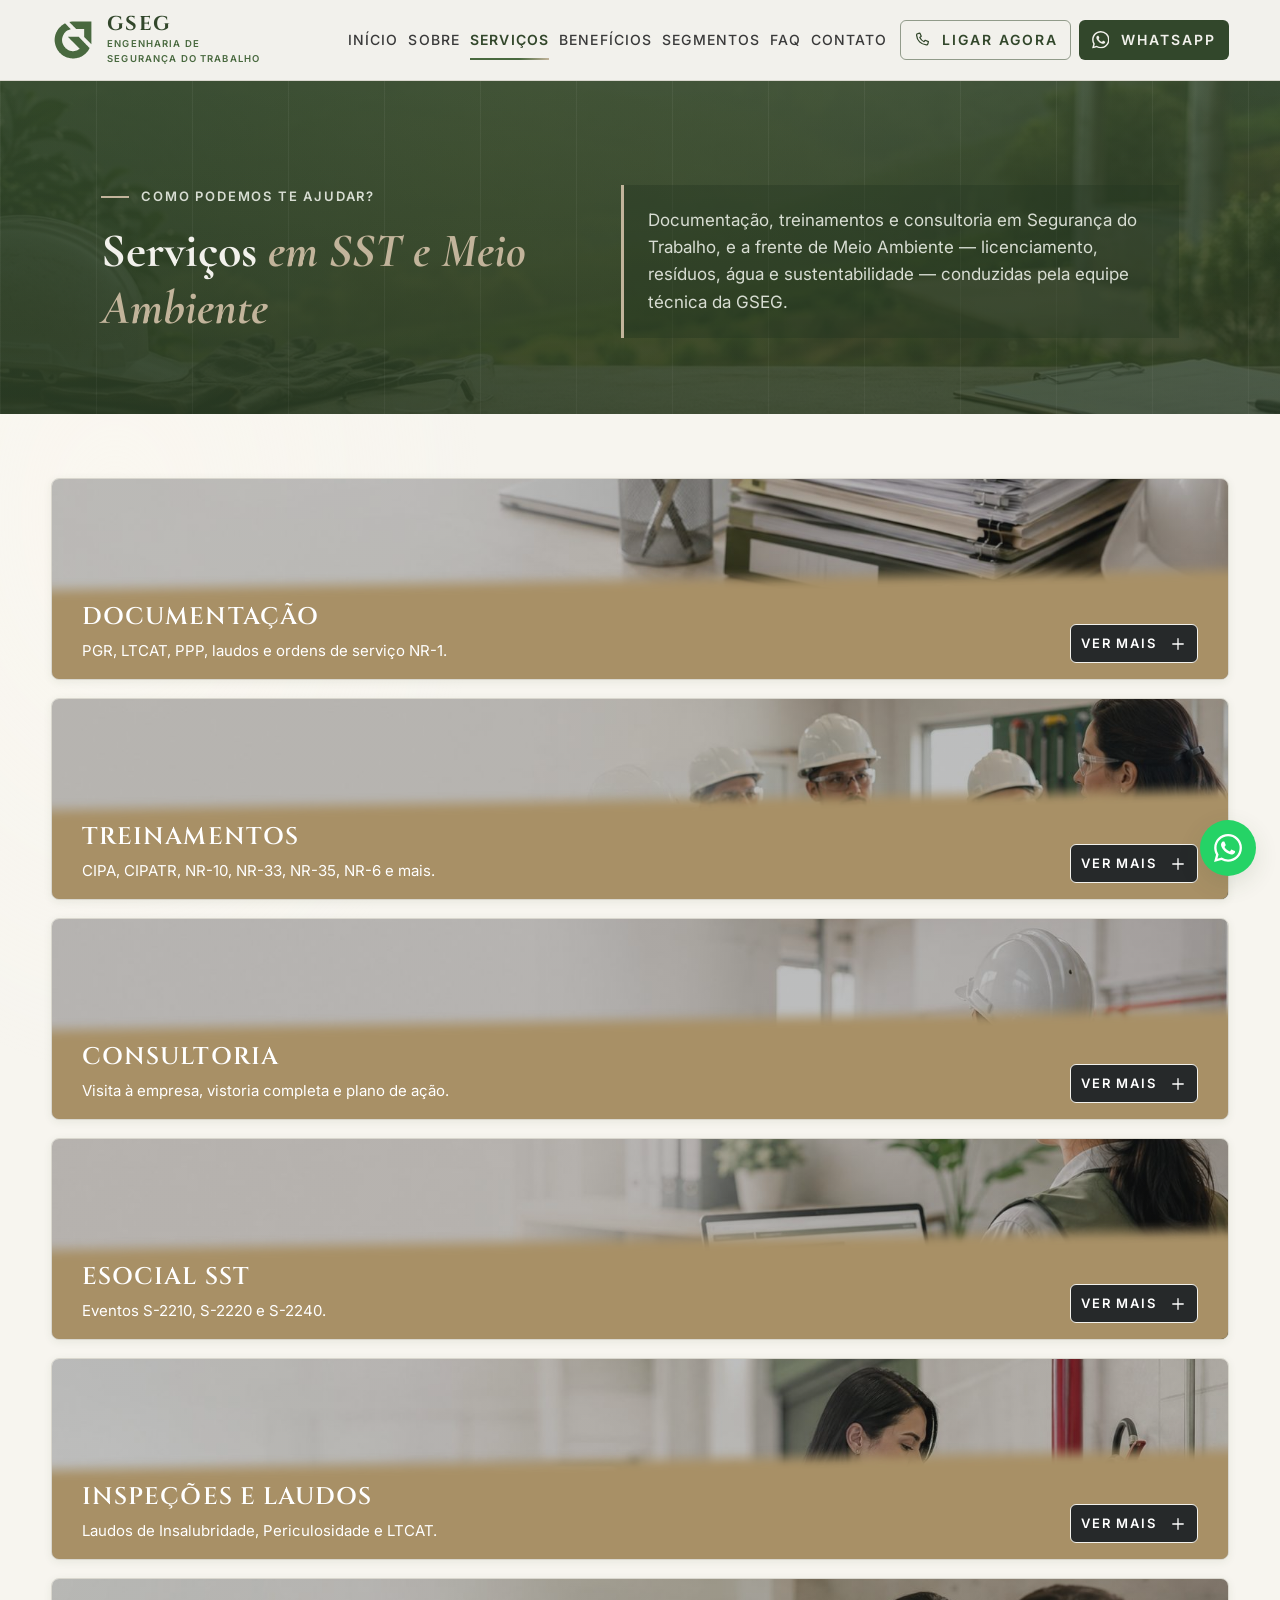
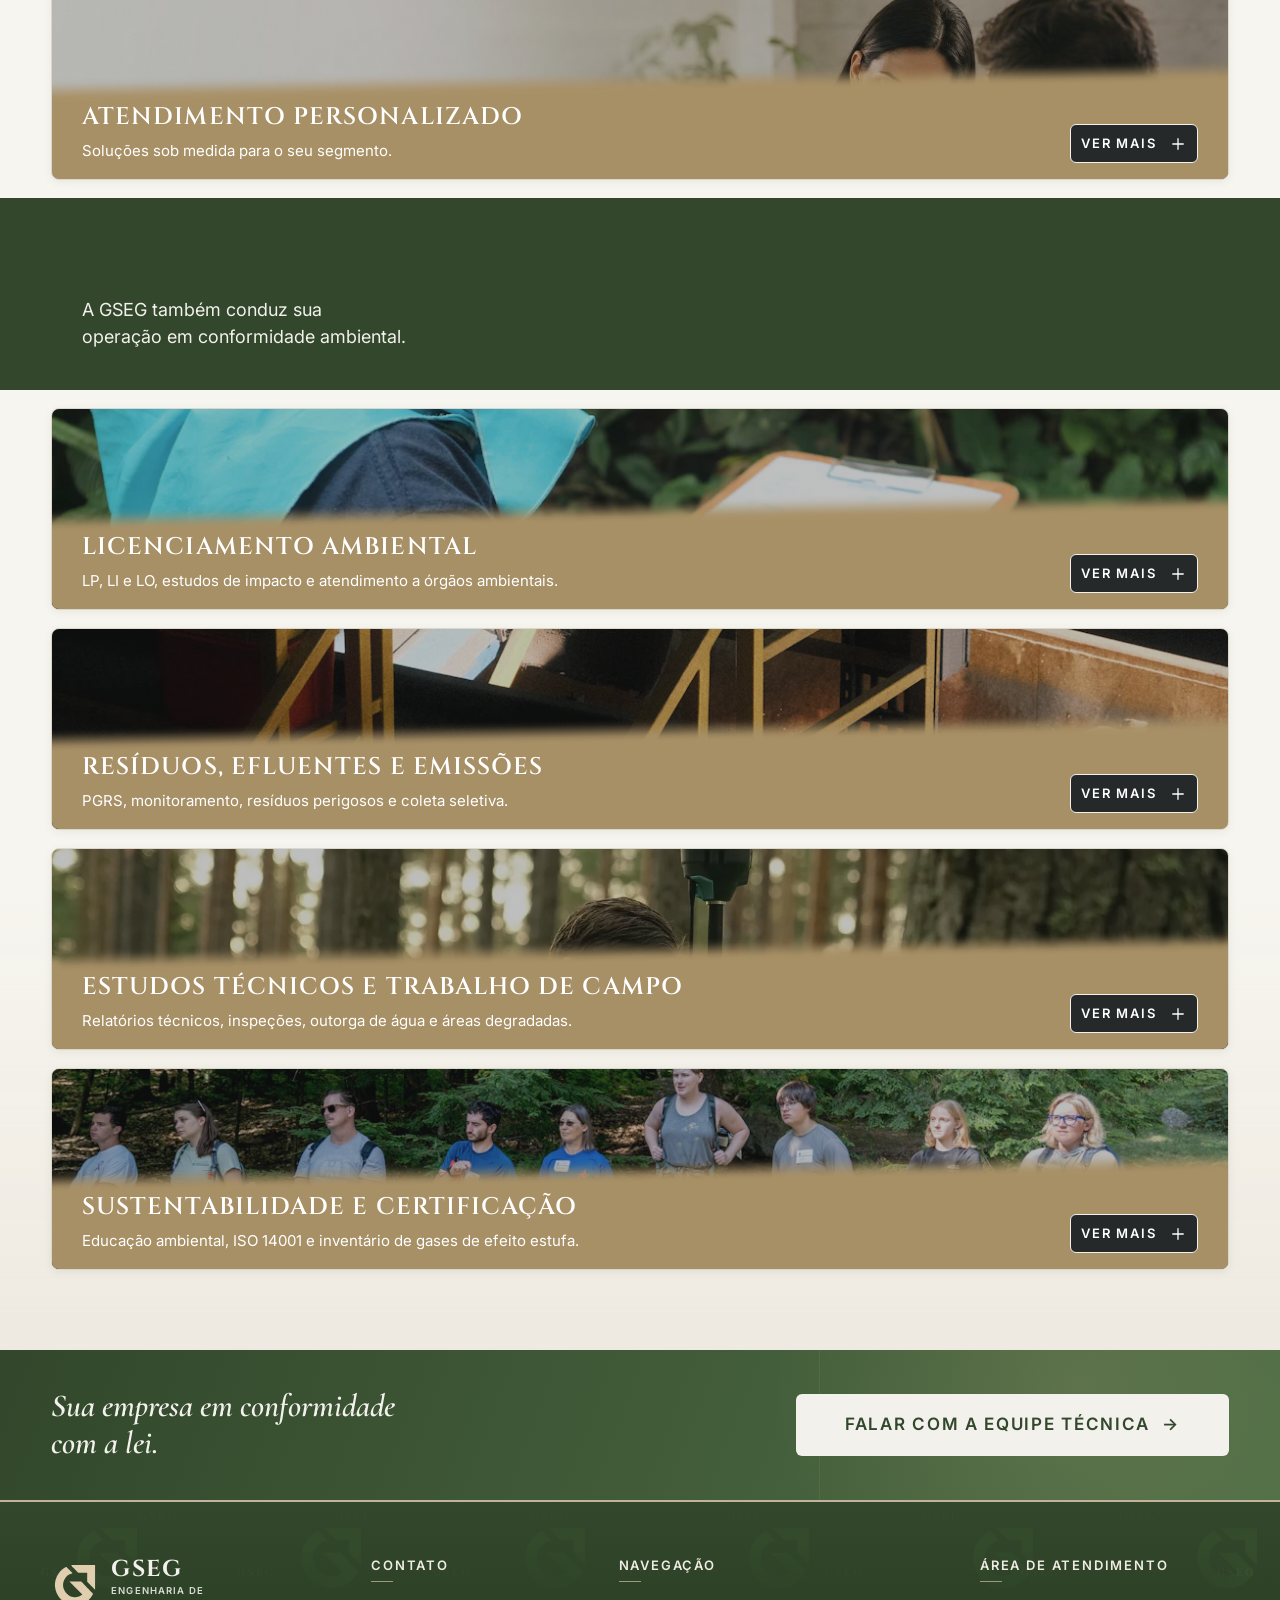
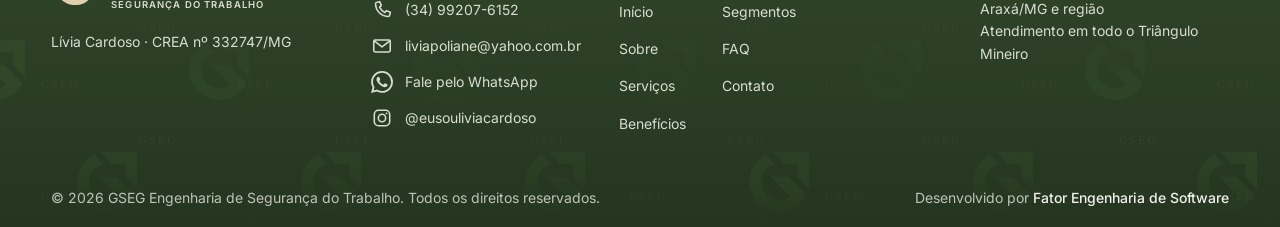
<file: servicos.html>
<!DOCTYPE html>
<html lang="pt-BR">
<head>
  <meta charset="UTF-8">
  <meta name="robots" content="noindex, nofollow">
  <meta name="viewport" content="width=device-width, initial-scale=1.0">

  <title>Serviços em SST | GSEG — Documentação, Treinamentos e Consultoria</title>
  <meta name="description" content="Serviços em Segurança do Trabalho: PGR, LTCAT, PPP, laudos, treinamentos (NR-10, NR-33, NR-35, CIPA), consultoria, eSocial SST e inspeções. Araxá/MG e região.">
  <meta name="robots" content="noindex, nofollow">
  <link rel="canonical" href="https://www.gsegengenharia.com.br/servicos.html">

  <meta property="og:type" content="website">
  <meta property="og:title" content="Serviços em SST | GSEG Engenharia de Segurança do Trabalho">
  <meta property="og:description" content="Documentação, treinamentos, consultoria, eSocial SST, inspeções e laudos. Soluções completas em Segurança do Trabalho.">
  <meta property="og:image" content="https://www.gsegengenharia.com.br/assets/icons/favicon-256.png">
  <meta property="og:url" content="https://www.gsegengenharia.com.br/servicos.html">
  <meta property="og:locale" content="pt_BR">
  <meta property="og:site_name" content="GSEG Engenharia de Segurança do Trabalho">

  <script type="application/ld+json">
  {
    "@context": "https://schema.org",
    "@type": "ProfessionalService",
    "name": "GSEG Engenharia de Segurança do Trabalho",
    "description": "Consultoria em Saúde e Segurança do Trabalho (SST) em Araxá/MG e região.",
    "address": {
      "@type": "PostalAddress",
      "addressLocality": "Araxá",
      "addressRegion": "MG",
      "addressCountry": "BR"
    },
    "telephone": "+55-34-99207-6152",
    "email": "liviapoliane@yahoo.com.br",
    "areaServed": "Araxá e região, Triângulo Mineiro, Minas Gerais",
    "founder": {
      "@type": "Person",
      "name": "Lívia Cardoso",
      "jobTitle": "Engenheira de Segurança do Trabalho",
      "identifier": "CREA 332747/MG"
    },
    "slogan": "Proteger pessoas. Fortalecer negócios."
  }
  </script>

  <link rel="icon" type="image/svg+xml" href="assets/icons/favicon.svg">
  <link rel="icon" type="image/png" sizes="256x256" href="assets/icons/favicon-256.png">
  <link rel="apple-touch-icon" href="assets/icons/favicon-256.png">

  <link rel="preconnect" href="https://fonts.googleapis.com">
  <link rel="preconnect" href="https://fonts.gstatic.com" crossorigin>
  <link rel="preload" as="style" href="https://fonts.googleapis.com/css2?family=Cinzel:wght@600;700&family=Cormorant+Garamond:ital,wght@0,600;0,700;1,600;1,700&family=Inter:wght@400;500;600;700&display=swap">
  <link rel="stylesheet" href="https://fonts.googleapis.com/css2?family=Cinzel:wght@600;700&family=Cormorant+Garamond:ital,wght@0,600;0,700;1,600;1,700&family=Inter:wght@400;500;600;700&display=swap" media="print" onload="this.media='all'">
  <noscript><link rel="stylesheet" href="https://fonts.googleapis.com/css2?family=Cinzel:wght@600;700&family=Cormorant+Garamond:ital,wght@0,600;0,700;1,600;1,700&family=Inter:wght@400;500;600;700&display=swap"></noscript>

  <link rel="stylesheet" href="css/variaveis_LUCAS.css">
  <link rel="stylesheet" href="css/reset.css">
  <link rel="stylesheet" href="css/global.css?v=20261009-r19-5c">
  <link rel="stylesheet" href="css/refinamento-tokens.css">
  <link rel="stylesheet" href="css/servicos.css?v=20260930-faixaA2">
  <link rel="stylesheet" href="css/refinamento-paginas.css">
</head>
<body>
  <a href="#conteudo-principal" class="skip-link">Ir para o conteúdo principal</a>

  <!-- ============ BIBLIOTECA DE ÍCONES (SVG inline — perf: sem requisição externa) ============ -->
  <svg width="0" height="0" style="position:absolute" aria-hidden="true" focusable="false">
    <defs>
      <symbol id="i-shield-check" viewBox="0 0 24 24"><path d="M12 3l8 3v6c0 4.5-3.5 7.6-8 9-4.5-1.4-8-4.5-8-9V6l8-3z"/><path d="M8.8 12.2l2.4 2.4 4.2-4.8"/></symbol>
      <symbol id="i-seal-check" viewBox="0 0 24 24"><path d="M12 2.8l2.3 1.7 2.9-.2 1 2.7 2.5 1.5-.9 2.8.9 2.8-2.5 1.5-1 2.7-2.9-.2-2.3 1.7-2.3-1.7-2.9.2-1-2.7-2.5-1.5.9-2.8-.9-2.8 2.5-1.5 1-2.7 2.9.2L12 2.8z"/><path d="M8.9 12.1l2.3 2.3 4-4.6"/></symbol>
      <symbol id="i-file-text" viewBox="0 0 24 24"><path d="M14 3H6v18h12V7l-4-4z"/><path d="M14 3v4h4"/><path d="M9 12.5h6M9 16h6"/></symbol>
      <symbol id="i-check-square" viewBox="0 0 24 24"><rect x="4" y="4" width="16" height="16" rx="1.5"/><path d="M8.5 12.4l2.5 2.5 4.5-5.2"/></symbol>
      <symbol id="i-table" viewBox="0 0 24 24"><rect x="3.5" y="5" width="17" height="14" rx="1"/><path d="M3.5 10h17M9.2 10v9M14.8 10v9"/></symbol>
      <symbol id="i-magnifier" viewBox="0 0 24 24"><circle cx="11" cy="11" r="6.2"/><path d="M15.7 15.7L20.5 20.5"/></symbol>
      <symbol id="i-user" viewBox="0 0 24 24"><circle cx="12" cy="8.4" r="4"/><path d="M4.5 20.2c1.5-3.6 4.2-5.1 7.5-5.1s6 1.5 7.5 5.1"/></symbol>
      <symbol id="i-coins" viewBox="0 0 24 24"><ellipse cx="12" cy="7" rx="7" ry="3"/><path d="M5 7v5c0 1.7 3.1 3 7 3s7-1.3 7-3V7"/><path d="M5 12v5c0 1.7 3.1 3 7 3s7-1.3 7-3v-5"/></symbol>
      <symbol id="i-gavel" viewBox="0 0 24 24"><path d="M13.2 4.4l6.4 6.4M11 6.6l6.4 6.4M12.1 5.5l-4.6 4.6 6.4 6.4 4.6-4.6z"/><path d="M9.8 12.4L3.5 18.7c-.6.6-.6 1.6 0 2.2.6.6 1.6.6 2.2 0l6.3-6.3"/></symbol>
      <symbol id="i-barricade" viewBox="0 0 24 24"><rect x="3" y="8" width="18" height="6.5" rx="1"/><path d="M6 8l4 6.5M11 8l4 6.5M16 8l4 6.5"/><path d="M6 14.5V20M18 14.5V20"/></symbol>
      <symbol id="i-camera" viewBox="0 0 24 24"><path d="M4 7.5h3.2L9 5h6l1.8 2.5H20V19H4V7.5z"/><circle cx="12" cy="13" r="3.4"/></symbol>
      <symbol id="i-building" viewBox="0 0 24 24"><rect x="5" y="4" width="14" height="16.5" rx="1"/><path d="M3.5 20.5h17"/><path d="M9 8h2M13 8h2M9 11.5h2M13 11.5h2M9 15h2M13 15h2"/></symbol>
      <symbol id="i-map-pin" viewBox="0 0 24 24"><path d="M12 21s-6.5-5.4-6.5-10.2a6.5 6.5 0 1113 0C18.5 15.6 12 21 12 21z"/><circle cx="12" cy="10.6" r="2.4"/></symbol>
      <symbol id="i-phone" viewBox="0 0 24 24"><path d="M6.5 3.6l3-.7 1.8 4.3-2 1.7a12.6 12.6 0 005.8 5.8l1.7-2 4.3 1.8-.7 3c-.2 1-1.1 1.7-2.1 1.6C10.8 18.5 5.5 13.2 4.9 5.7c-.1-1 .6-1.9 1.6-2.1z"/></symbol>
      <symbol id="i-envelope" viewBox="0 0 24 24"><rect x="3" y="5.5" width="18" height="13" rx="1.5"/><path d="M3.5 6.5L12 13l8.5-6.5"/></symbol>
      <symbol id="i-leaf" viewBox="0 0 24 24"><path d="M5 19c0-8 5-13 14-13 0 9-5 14-13 14-1 0-1-1-1-1z"/><path d="M9 15c2-3 4-5 7-7"/></symbol>
      <symbol id="i-info" viewBox="0 0 24 24"><circle cx="12" cy="12" r="9"/><path d="M12 11v5"/><circle cx="12" cy="8" r="1" fill="currentColor" stroke="none"/></symbol>
      <symbol id="i-whatsapp" viewBox="0 0 24 24"><path fill="currentColor" stroke="none" d="M17.472 14.382c-.297-.149-1.758-.867-2.03-.967-.273-.099-.471-.148-.67.15-.197.297-.767.966-.94 1.164-.173.199-.347.223-.644.075-.297-.15-1.255-.463-2.39-1.475-.883-.788-1.48-1.761-1.653-2.059-.173-.297-.018-.458.13-.606.134-.133.298-.347.446-.52.149-.174.198-.298.298-.497.099-.198.05-.371-.025-.52-.075-.149-.669-1.612-.916-2.207-.242-.579-.487-.5-.669-.51-.173-.008-.371-.01-.57-.01-.198 0-.52.074-.792.372-.272.297-1.04 1.016-1.04 2.479 0 1.462 1.065 2.875 1.213 3.074.149.198 2.096 3.2 5.077 4.487.709.306 1.262.489 1.694.625.712.227 1.36.195 1.871.118.571-.085 1.758-.719 2.006-1.413.248-.694.248-1.289.173-1.413-.074-.124-.272-.198-.57-.347m-5.421 7.403h-.004a9.87 9.87 0 01-5.031-1.378l-.361-.214-3.741.982.998-3.648-.235-.374a9.86 9.86 0 01-1.51-5.26c.001-5.45 4.436-9.884 9.888-9.884 2.64 0 5.122 1.03 6.988 2.898a9.825 9.825 0 012.893 6.994c-.003 5.45-4.437 9.884-9.885 9.884m8.413-18.297A11.815 11.815 0 0012.05 0C5.495 0 .16 5.335.157 11.892c0 2.096.547 4.142 1.588 5.945L.057 24l6.305-1.654a11.882 11.882 0 005.683 1.448h.005c6.554 0 11.89-5.335 11.893-11.893a11.821 11.821 0 00-3.48-8.413Z"/></symbol>
      <symbol id="i-arrow-right" viewBox="0 0 24 24"><path d="M5 12h14M13 6l6 6-6 6"/></symbol>
      <symbol id="i-fabrica" viewBox="0 0 24 24"><path d="M3 21V10l6 3.5V10l6 3.5V6h6v15z"/><path d="M18 6V3.2h-1.8"/><path d="M6.4 17.4h2.6M13.4 17.4h2.6"/></symbol>
      <symbol id="i-agro" viewBox="0 0 24 24"><path d="M12 21V8"/><path d="M12 11.4C9.4 11.4 7.8 9.8 7.8 7.2 10.4 7.2 12 8.8 12 11.4z"/><path d="M12 11.4c2.6 0 4.2-1.6 4.2-4.2C13.6 7.2 12 8.8 12 11.4z"/><path d="M12 8c0-2 1.2-3.4 3.2-3.4C15.2 6.6 14 8 12 8z"/><path d="M5 21h14"/></symbol>
      <symbol id="i-fazenda" viewBox="0 0 24 24"><path d="M16.6 3.2a2.7 2.7 0 0 1 0 5.4"/><path d="M21.4 3.6l-1 .8M23 6h-1.3M21.4 8.4l-1-.8"/><path d="M2.5 13.6c3-3 6-3 9 0s6 3 9 0"/><path d="M5 21v-6.2M9.5 21v-6.2M14 21v-6.2"/><path d="M3.4 16.4h12.2M3.4 18.8h12.2"/></symbol>
      <symbol id="i-cycle" viewBox="0 0 24 24"><path d="M4.6 9.2A8 8 0 0 1 18 6.4"/><path d="M19.4 14.8A8 8 0 0 1 6 17.6"/><path d="M18 3.4V7h-3.6M6 20.6V17h3.6"/></symbol>
      <symbol id="i-sprout" viewBox="0 0 24 24"><path d="M12 21v-9"/><path d="M12 12C12 9 9.8 7 6.8 7c0 3 2 5 5.2 5z"/><path d="M12 12c0-3 2.2-5 5.2-5 0 3-2 5-5.2 5z"/><path d="M7 21h10"/></symbol>
      <symbol id="i-instagram" viewBox="0 0 24 24"><rect x="3.6" y="3.6" width="16.8" height="16.8" rx="4.6"/><circle cx="12" cy="12" r="4"/><circle cx="17" cy="7" r="1" fill="currentColor" stroke="none"/></symbol>
      <symbol id="i-plus" viewBox="0 0 24 24"><path d="M12 5v14M5 12h14"/></symbol>
      <symbol id="i-minus" viewBox="0 0 24 24"><path d="M5 12h14"/></symbol>
      <symbol id="i-quotes" viewBox="0 0 24 24"><path d="M9.2 8.5C7.4 9 6.2 10.5 6.2 12.4c0 1.7 1.2 2.9 2.8 2.9.3 0 .6 0 .8-.1-.3 1.1-1.2 1.9-2.2 2.3M18 8.5c-1.8.5-3 2-3 3.9 0 1.7 1.2 2.9 2.8 2.9.3 0 .6 0 .8-.1-.3 1.1-1.2 1.9-2.2 2.3"/></symbol>
    </defs>
  </svg>

  <header class="cabecalho">
    <div class="container cabecalho__inner">
      <a class="logo" href="index.html" aria-label="GSEG — Engenharia de Segurança do Trabalho, página inicial">
        <img class="logo__simbolo" src="assets/brand/simbolo.svg" alt="" width="44" height="44">
        <span class="logo__texto">
          <span class="logo__nome">GSEG</span>
          <span class="logo__descritor">Engenharia de<br>Segurança do Trabalho</span>
        </span>
      </a>
      <nav class="nav" aria-label="Menu principal">
        <ul class="nav__lista">
          <li><a class="nav__link" href="index.html">Início</a></li>
          <li><a class="nav__link" href="sobre.html">Sobre</a></li>
          <li><a class="nav__link" href="servicos.html" aria-current="page">Serviços</a></li>
          <li><a class="nav__link" href="beneficios.html">Benefícios</a></li>
          <li><a class="nav__link" href="segmentos.html">Segmentos</a></li>
          <li><a class="nav__link" href="faq.html">FAQ</a></li>
          <li><a class="nav__link" href="contato.html">Contato</a></li>
        </ul>
      </nav>
      <div class="cabecalho__acoes">
        <a class="btn btn--outline btn--sm" href="tel:+5534992076152"><svg class="icone icone--sm" aria-hidden="true" focusable="false"><use href="#i-phone"/></svg> Ligar agora</a>
        <a class="btn btn--primary btn--sm" href="https://wa.me/5534992076152?text=Ol%C3%A1!%20Vim%20pelo%20site%20da%20GSEG%20e%20gostaria%20de%20falar%20com%20a%20consultoria." target="_blank" rel="noopener noreferrer">
          <svg class="icone icone--sm icone--fill" aria-hidden="true" focusable="false"><use href="#i-whatsapp"/></svg> WhatsApp
        </a>
      </div>
      <button class="hamburguer" id="btn-menu" aria-label="Abrir menu" aria-expanded="false" aria-controls="menu-mobile">
        <span></span><span></span><span></span>
      </button>
    </div>
  </header>

  <div class="menu-mobile" id="menu-mobile">
    <div class="menu-mobile__overlay" data-fechar-menu></div>
    <nav class="menu-mobile__painel" aria-label="Menu principal">
      <div class="menu-mobile__topo">
        <a class="menu-mobile__logo" href="index.html" aria-label="GSEG — Engenharia de Segurança do Trabalho, página inicial">
          <img class="logo__simbolo" src="assets/brand/simbolo-claro.svg" alt="" width="34" height="34">
          <span class="logo__texto">
            <span class="logo__nome">GSEG</span>
            <span class="logo__descritor">Engenharia de<br>Segurança do Trabalho</span>
          </span>
        </a>
        <button class="menu-mobile__fechar" data-fechar-menu aria-label="Fechar menu"><span aria-hidden="true">&times;</span></button>
      </div>
      <p class="menu-mobile__kicker">Menu principal</p>
      <ul class="menu-mobile__lista">
        <li class="menu-mobile__item"><a class="menu-mobile__link" href="index.html">Início <svg class="seta" aria-hidden="true" focusable="false"><use href="#i-arrow-right"/></svg></a></li>
        <li class="menu-mobile__item"><a class="menu-mobile__link" href="sobre.html">Sobre <svg class="seta" aria-hidden="true" focusable="false"><use href="#i-arrow-right"/></svg></a></li>
        <li class="menu-mobile__item"><a class="menu-mobile__link" href="servicos.html" aria-current="page">Serviços <svg class="seta" aria-hidden="true" focusable="false"><use href="#i-arrow-right"/></svg></a></li>
        <li class="menu-mobile__item"><a class="menu-mobile__link" href="beneficios.html">Benefícios <svg class="seta" aria-hidden="true" focusable="false"><use href="#i-arrow-right"/></svg></a></li>
        <li class="menu-mobile__item"><a class="menu-mobile__link" href="segmentos.html">Segmentos <svg class="seta" aria-hidden="true" focusable="false"><use href="#i-arrow-right"/></svg></a></li>
        <li class="menu-mobile__item"><a class="menu-mobile__link" href="faq.html">FAQ <svg class="seta" aria-hidden="true" focusable="false"><use href="#i-arrow-right"/></svg></a></li>
        <li class="menu-mobile__item"><a class="menu-mobile__link" href="contato.html">Contato <svg class="seta" aria-hidden="true" focusable="false"><use href="#i-arrow-right"/></svg></a></li>
      </ul>
      <div class="menu-mobile__acoes">
        <a class="btn btn--light" href="tel:+5534992076152"><svg class="icone icone--sm" aria-hidden="true" focusable="false"><use href="#i-phone"/></svg> Ligar agora</a>
        <a class="btn btn--light-outline" href="https://wa.me/5534992076152?text=Ol%C3%A1!%20Vim%20pelo%20site%20da%20GSEG%20e%20gostaria%20de%20falar%20com%20a%20consultoria." target="_blank" rel="noopener noreferrer">
          <svg class="icone icone--sm icone--fill" aria-hidden="true" focusable="false"><use href="#i-whatsapp"/></svg> Falar no WhatsApp
        </a>
      </div>
      <p class="menu-mobile__rodape"><svg class="icone" aria-hidden="true" focusable="false"><use href="#i-shield-check"/></svg> <span>Protegemos pessoas.<br>Fortalecemos negócios.</span></p>
    </nav>
  </div>

  <main id="conteudo-principal">
    <section class="secao secao--alt servicos-intro">
      <div class="container servicos-intro__inner">
        <div>
          <p class="kicker">Como podemos te ajudar?</p>
          <h1 class="titulo-secao">Serviços <em>em SST e Meio Ambiente</em></h1>
        </div>
        <p class="lead">Documentação, treinamentos e consultoria em Segurança do Trabalho, e a frente de Meio Ambiente — licenciamento, resíduos, água e sustentabilidade — conduzidas pela equipe técnica da GSEG.</p>
      </div>
    </section>

    <section class="secao servicos">
      <div class="container">
        <div class="servicos__lista">

          <article id="documentacao" class="serv-item" data-service="doc">
            <button class="serv-item__cab" type="button" aria-expanded="false" aria-controls="painel-documentacao">
              <span class="serv-item__icone"><svg class="icone" aria-hidden="true" focusable="false"><use href="#i-file-text"/></svg></span>
              <span class="serv-item__bloco">
              <span class="serv-item__corpo">
                <span class="serv-item__titulo">Documentação</span>
                <span class="serv-item__desc">PGR, LTCAT, PPP, laudos e ordens de serviço NR-1.</span>
              </span>
              <span class="serv-item__ver"><span class="serv-item__ver-txt">Ver mais</span> <svg class="icone serv-item__mais" aria-hidden="true" focusable="false"><use href="#i-plus"/></svg><svg class="icone serv-item__menos" aria-hidden="true" focusable="false"><use href="#i-minus"/></svg></span>
              </span>
            </button>
            <div class="serv-item__painel" id="painel-documentacao" role="region" aria-label="Documentação">
              <div class="serv-item__painel-inner">
                <p>A GSEG elabora e mantém em dia toda a documentação legal de Segurança do Trabalho exigida da sua empresa, assinada pela equipe técnica da GSEG e pronta para fiscalização, eSocial e perícias:</p>
                <ul class="serv-lista">
                  <li>PGR — Programa de Gerenciamento de Riscos (NR-1)</li>
                  <li>LTCAT — Laudo Técnico das Condições Ambientais do Trabalho</li>
                  <li>PPP — Perfil Profissiográfico Previdenciário</li>
                  <li>Laudos de Insalubridade e Periculosidade</li>
                  <li>Ordens de Serviço de SST (NR-1)</li>
                </ul>
                <a class="btn btn--primary" href="https://wa.me/5534992076152?text=Ol%C3%A1!%20Tenho%20interesse%20em%20Documenta%C3%A7%C3%A3o%20(PGR%2C%20LTCAT%2C%20PPP%2C%20laudos%20e%20OS%20NR-1)%20da%20GSEG." target="_blank" rel="noopener noreferrer">Falar sobre Documentação <span aria-hidden="true">→</span></a>
              </div>
            </div>
          </article>

          <article id="treinamentos" class="serv-item" data-service="trein">
            <button class="serv-item__cab" type="button" aria-expanded="false" aria-controls="painel-treinamentos">
              <span class="serv-item__icone"><svg class="icone" aria-hidden="true" focusable="false"><use href="#i-check-square"/></svg></span>
              <span class="serv-item__bloco">
              <span class="serv-item__corpo">
                <span class="serv-item__titulo">Treinamentos</span>
                <span class="serv-item__desc">CIPA, CIPATR, NR-10, NR-33, NR-35, NR-6 e mais.</span>
              </span>
              <span class="serv-item__ver"><span class="serv-item__ver-txt">Ver mais</span> <svg class="icone serv-item__mais" aria-hidden="true" focusable="false"><use href="#i-plus"/></svg><svg class="icone serv-item__menos" aria-hidden="true" focusable="false"><use href="#i-minus"/></svg></span>
              </span>
            </button>
            <div class="serv-item__painel" id="painel-treinamentos" role="region" aria-label="Treinamentos">
              <div class="serv-item__painel-inner">
                <p>Capacitações obrigatórias com validade legal e emissão de certificados, com conteúdo prático alinhado às Normas Regulamentadoras e ao seu setor:</p>
                <ul class="serv-lista">
                  <li>CIPA e CIPATR (rural)</li>
                  <li>NR-6 (EPI), NR-10 (elétrica), NR-33 (espaços confinados), NR-35 (altura)</li>
                  <li>Treinamentos sob medida para a sua operação</li>
                </ul>
                <a class="btn btn--primary" href="https://wa.me/5534992076152?text=Ol%C3%A1!%20Quero%20saber%20sobre%20os%20Treinamentos%20(CIPA%2C%20CIPATR%2C%20NR-10%2C%20NR-33%2C%20NR-35%2C%20NR-6)%20da%20GSEG." target="_blank" rel="noopener noreferrer">Falar sobre Treinamentos <span aria-hidden="true">→</span></a>
              </div>
            </div>
          </article>

          <article id="consultoria" class="serv-item" data-service="consult">
            <button class="serv-item__cab" type="button" aria-expanded="false" aria-controls="painel-consultoria">
              <span class="serv-item__icone"><svg class="icone" aria-hidden="true" focusable="false"><use href="#i-shield-check"/></svg></span>
              <span class="serv-item__bloco">
              <span class="serv-item__corpo">
                <span class="serv-item__titulo">Consultoria</span>
                <span class="serv-item__desc">Visita à empresa, vistoria completa e plano de ação.</span>
              </span>
              <span class="serv-item__ver"><span class="serv-item__ver-txt">Ver mais</span> <svg class="icone serv-item__mais" aria-hidden="true" focusable="false"><use href="#i-plus"/></svg><svg class="icone serv-item__menos" aria-hidden="true" focusable="false"><use href="#i-minus"/></svg></span>
              </span>
            </button>
            <div class="serv-item__painel" id="painel-consultoria" role="region" aria-label="Consultoria">
              <div class="serv-item__painel-inner">
                <p>Acompanhamento técnico contínuo para implantar e manter a cultura de segurança, da primeira visita à conformidade mantida:</p>
                <ul class="serv-lista">
                  <li>Vistoria completa da realidade da empresa</li>
                  <li>Plano de ação priorizado</li>
                  <li>Preparação para certificações do agro (Rainforest, 4C, Orgânicos) e ISO 45001</li>
                  <li>Gestão de prazos e renovações</li>
                </ul>
                <a class="btn btn--primary" href="https://wa.me/5534992076152?text=Ol%C3%A1!%20Tenho%20interesse%20em%20Consultoria%20em%20SST%20da%20GSEG%20(visita%20%C3%A0%20empresa%2C%20vistoria%20e%20plano%20de%20a%C3%A7%C3%A3o)." target="_blank" rel="noopener noreferrer">Falar sobre Consultoria <span aria-hidden="true">→</span></a>
              </div>
            </div>
          </article>

          <article id="esocial" class="serv-item" data-service="esocial">
            <button class="serv-item__cab" type="button" aria-expanded="false" aria-controls="painel-esocial">
              <span class="serv-item__icone"><svg class="icone" aria-hidden="true" focusable="false"><use href="#i-table"/></svg></span>
              <span class="serv-item__bloco">
              <span class="serv-item__corpo">
                <span class="serv-item__titulo">eSocial SST</span>
                <span class="serv-item__desc">Eventos S-2210, S-2220 e S-2240.</span>
              </span>
              <span class="serv-item__ver"><span class="serv-item__ver-txt">Ver mais</span> <svg class="icone serv-item__mais" aria-hidden="true" focusable="false"><use href="#i-plus"/></svg><svg class="icone serv-item__menos" aria-hidden="true" focusable="false"><use href="#i-minus"/></svg></span>
              </span>
            </button>
            <div class="serv-item__painel" id="painel-esocial" role="region" aria-label="eSocial SST">
              <div class="serv-item__painel-inner">
                <p>Apoio completo nos eventos de SST do eSocial, garantindo o envio correto e no prazo, evitando inconsistências e multas:</p>
                <ul class="serv-lista">
                  <li>S-2210 — Comunicação de Acidente de Trabalho</li>
                  <li>S-2220 — Monitoramento da Saúde do Trabalhador</li>
                  <li>S-2240 — Condições Ambientais do Trabalho (agentes nocivos)</li>
                </ul>
                <a class="btn btn--primary" href="https://wa.me/5534992076152?text=Ol%C3%A1!%20Preciso%20de%20apoio%20com%20eSocial%20SST%20(eventos%20S-2210%2C%20S-2220%20e%20S-2240)%20%E2%80%94%20GSEG." target="_blank" rel="noopener noreferrer">Falar sobre eSocial SST <span aria-hidden="true">→</span></a>
              </div>
            </div>
          </article>

          <article id="inspecoes" class="serv-item" data-service="laudos">
            <button class="serv-item__cab" type="button" aria-expanded="false" aria-controls="painel-inspecoes">
              <span class="serv-item__icone"><svg class="icone" aria-hidden="true" focusable="false"><use href="#i-magnifier"/></svg></span>
              <span class="serv-item__bloco">
              <span class="serv-item__corpo">
                <span class="serv-item__titulo">Inspeções e Laudos</span>
                <span class="serv-item__desc">Laudos de Insalubridade, Periculosidade e LTCAT.</span>
              </span>
              <span class="serv-item__ver"><span class="serv-item__ver-txt">Ver mais</span> <svg class="icone serv-item__mais" aria-hidden="true" focusable="false"><use href="#i-plus"/></svg><svg class="icone serv-item__menos" aria-hidden="true" focusable="false"><use href="#i-minus"/></svg></span>
              </span>
            </button>
            <div class="serv-item__painel" id="painel-inspecoes" role="region" aria-label="Inspeções e Laudos">
              <div class="serv-item__painel-inner">
                <p>Avaliações técnicas em campo, com medições e parecer técnico assinado pela equipe técnica da GSEG:</p>
                <ul class="serv-lista">
                  <li>Laudo de Insalubridade (NR-15)</li>
                  <li>Laudo de Periculosidade (NR-16)</li>
                  <li>LTCAT para fins previdenciários</li>
                  <li>Inspeções de segurança e adequação de NRs</li>
                </ul>
                <a class="btn btn--primary" href="https://wa.me/5534992076152?text=Ol%C3%A1!%20Quero%20solicitar%20Laudos%20(Insalubridade%2C%20Periculosidade%20e%20LTCAT)%20com%20a%20GSEG." target="_blank" rel="noopener noreferrer">Falar sobre Inspeções e Laudos <span aria-hidden="true">→</span></a>
              </div>
            </div>
          </article>

          <article id="atendimento" class="serv-item" data-service="atendimento">
            <button class="serv-item__cab" type="button" aria-expanded="false" aria-controls="painel-atendimento">
              <span class="serv-item__icone"><svg class="icone" aria-hidden="true" focusable="false"><use href="#i-user"/></svg></span>
              <span class="serv-item__bloco">
              <span class="serv-item__corpo">
                <span class="serv-item__titulo">Atendimento Personalizado</span>
                <span class="serv-item__desc">Soluções sob medida para o seu segmento.</span>
              </span>
              <span class="serv-item__ver"><span class="serv-item__ver-txt">Ver mais</span> <svg class="icone serv-item__mais" aria-hidden="true" focusable="false"><use href="#i-plus"/></svg><svg class="icone serv-item__menos" aria-hidden="true" focusable="false"><use href="#i-minus"/></svg></span>
              </span>
            </button>
            <div class="serv-item__painel" id="painel-atendimento" role="region" aria-label="Atendimento Personalizado">
              <div class="serv-item__painel-inner">
                <p>Soluções sob medida para o seu segmento — indústria, agroindústria, fazenda ou comércio — com atendimento direto da equipe técnica da GSEG:</p>
                <ul class="serv-lista">
                  <li>Pacote de SST conforme o porte e o risco da operação</li>
                  <li>Prioridade para prazos de fiscalização e eSocial</li>
                  <li>Conte o seu cenário e montamos o caminho ideal</li>
                </ul>
                <a class="btn btn--primary" href="https://wa.me/5534992076152?text=Ol%C3%A1!%20Quero%20um%20atendimento%20personalizado%20em%20SST%20para%20o%20meu%20segmento%20%E2%80%94%20GSEG." target="_blank" rel="noopener noreferrer">Falar sobre Atendimento Personalizado <span aria-hidden="true">→</span></a>
              </div>
            </div>
          </article>

          <div class="meio-ambiente-faixa">
            <div class="meio-ambiente-faixa__inner">
              <h2 class="titulo-secao titulo-secao--claro meio-ambiente-faixa__titulo" id="meio-ambiente-intro">Meio Ambiente <em>e Sustentabilidade</em></h2>
              <p class="meio-ambiente-faixa__apoio">A GSEG também conduz sua operação em conformidade ambiental.</p>
            </div>
          </div>

          <article id="licenciamento-ambiental" class="serv-item" data-eco="licenciamento-ambiental">
            <button class="serv-item__cab" type="button" aria-expanded="false" aria-controls="painel-licenciamento-ambiental">
              <span class="serv-item__foto" aria-hidden="true"><img src="assets/images/servicos/eco-licenciamento-ambiental.webp" alt="" loading="lazy" width="1200" height="700"></span>
              <span class="serv-item__icone"><svg class="icone" aria-hidden="true" focusable="false"><use href="#i-seal-check"/></svg></span>
              <span class="serv-item__bloco">
              <span class="serv-item__corpo">
                <span class="serv-item__titulo">Licenciamento Ambiental</span>
                <span class="serv-item__desc">LP, LI e LO, estudos de impacto e atendimento a órgãos ambientais.</span>
              </span>
              <span class="serv-item__ver"><span class="serv-item__ver-txt">Ver mais</span> <svg class="icone serv-item__mais" aria-hidden="true" focusable="false"><use href="#i-plus"/></svg><svg class="icone serv-item__menos" aria-hidden="true" focusable="false"><use href="#i-minus"/></svg></span>
              </span>
            </button>
            <div class="serv-item__painel" id="painel-licenciamento-ambiental" role="region" aria-label="Licenciamento Ambiental">
              <div class="serv-item__painel-inner">
                <p>Operar com licença vencida pode significar desde notificação e multa até, em casos mais graves, embargo da atividade. A GSEG conduz o pedido inicial e a rotina que vem depois: condicionantes, prazos e relatórios que o órgão continua cobrando:</p>
                <ul class="serv-lista">
                  <li>Elaboração de licenciamento ambiental — LP (prévia), LI (instalação) e LO (operação)</li>
                  <li>Gestão e controle de condicionantes ambientais</li>
                  <li>Levantamento e avaliação de impactos ambientais</li>
                  <li>Controle de documentação legal ambiental</li>
                  <li>Atendimento a fiscalizações e órgãos ambientais</li>
                </ul>
                <a class="btn btn--primary" href="https://wa.me/5534992076152?text=Ol%C3%A1!%20Tenho%20interesse%20em%20Licenciamento%20Ambiental%20(LP%2C%20LI%20e%20LO)%20com%20a%20GSEG." target="_blank" rel="noopener noreferrer">Falar sobre Licenciamento <span aria-hidden="true">→</span></a>
              </div>
            </div>
          </article>

          <article id="residuos-efluentes-emissoes" class="serv-item" data-eco="residuos-efluentes-emissoes">
            <button class="serv-item__cab" type="button" aria-expanded="false" aria-controls="painel-residuos-efluentes-emissoes">
              <span class="serv-item__foto" aria-hidden="true"><img src="assets/images/servicos/eco-residuos-efluentes-emissoes.webp" alt="" loading="lazy" width="1200" height="700"></span>
              <span class="serv-item__icone"><svg class="icone" aria-hidden="true" focusable="false"><use href="#i-cycle"/></svg></span>
              <span class="serv-item__bloco">
              <span class="serv-item__corpo">
                <span class="serv-item__titulo">Resíduos, Efluentes e Emissões</span>
                <span class="serv-item__desc">PGRS, monitoramento, resíduos perigosos e coleta seletiva.</span>
              </span>
              <span class="serv-item__ver"><span class="serv-item__ver-txt">Ver mais</span> <svg class="icone serv-item__mais" aria-hidden="true" focusable="false"><use href="#i-plus"/></svg><svg class="icone serv-item__menos" aria-hidden="true" focusable="false"><use href="#i-minus"/></svg></span>
              </span>
            </button>
            <div class="serv-item__painel" id="painel-residuos-efluentes-emissoes" role="region" aria-label="Resíduos, Efluentes e Emissões">
              <div class="serv-item__painel-inner">
                <p>Pra onde vai o resíduo que sai da sua operação — e quem garante isso no papel? Resíduo mal destinado, efluente fora do padrão ou emissão sem monitoramento é motivo comum de autuação. A GSEG estrutura o destino de cada resíduo, acompanha os números ao longo do ano e mantém tudo documentado antes que vire multa:</p>
                <ul class="serv-lista">
                  <li>Desenvolvimento de PGRS — Plano de Gerenciamento de Resíduos Sólidos</li>
                  <li>Monitoramento de emissões atmosféricas, efluentes e resíduos</li>
                  <li>Controle e gestão de resíduos perigosos e não perigosos</li>
                  <li>Programas de coleta seletiva e reciclagem</li>
                </ul>
                <a class="btn btn--primary" href="https://wa.me/5534992076152?text=Ol%C3%A1!%20Quero%20falar%20sobre%20Res%C3%ADduos%2C%20Efluentes%20e%20Emiss%C3%B5es%20(PGRS%20e%20monitoramento)%20com%20a%20GSEG." target="_blank" rel="noopener noreferrer">Falar sobre Resíduos e Emissões <span aria-hidden="true">→</span></a>
              </div>
            </div>
          </article>

          <article id="estudos-campo" class="serv-item" data-eco="estudos-campo">
            <button class="serv-item__cab" type="button" aria-expanded="false" aria-controls="painel-estudos-campo">
              <span class="serv-item__foto" aria-hidden="true"><img src="assets/images/servicos/eco-estudos-campo.webp" alt="" loading="lazy" width="1600" height="507"></span>
              <span class="serv-item__icone"><svg class="icone" aria-hidden="true" focusable="false"><use href="#i-map-pin"/></svg></span>
              <span class="serv-item__bloco">
              <span class="serv-item__corpo">
                <span class="serv-item__titulo">Estudos Técnicos e Trabalho de Campo</span>
                <span class="serv-item__desc">Relatórios técnicos, inspeções, outorga de água e áreas degradadas.</span>
              </span>
              <span class="serv-item__ver"><span class="serv-item__ver-txt">Ver mais</span> <svg class="icone serv-item__mais" aria-hidden="true" focusable="false"><use href="#i-plus"/></svg><svg class="icone serv-item__menos" aria-hidden="true" focusable="false"><use href="#i-minus"/></svg></span>
              </span>
            </button>
            <div class="serv-item__painel" id="painel-estudos-campo" role="region" aria-label="Estudos Técnicos e Trabalho de Campo">
              <div class="serv-item__painel-inner">
                <p>Área degradada tem prazo de recuperação. Outorga de água tem renovação. Adequação de estrutura tem prazo de fiscalização. A equipe técnica da GSEG vai até a operação, levanta a situação real no terreno e devolve um relatório com o que precisa ser corrigido e em que ordem:</p>
                <ul class="serv-lista">
                  <li>Elaboração de relatórios técnicos ambientais</li>
                  <li>Inspeções ambientais em campo</li>
                  <li>Gestão de recursos hídricos e outorgas</li>
                  <li>Recuperação de áreas degradadas</li>
                </ul>
                <a class="btn btn--primary" href="https://wa.me/5534992076152?text=Ol%C3%A1!%20Preciso%20de%20Estudos%20T%C3%A9cnicos%20e%20Inspe%C3%A7%C3%B5es%20Ambientais%20em%20campo%20com%20a%20GSEG." target="_blank" rel="noopener noreferrer">Falar sobre Estudos e Inspeções <span aria-hidden="true">→</span></a>
              </div>
            </div>
          </article>

          <article id="sustentabilidade-certificacao" class="serv-item" data-eco="sustentabilidade-certificacao">
            <button class="serv-item__cab" type="button" aria-expanded="false" aria-controls="painel-sustentabilidade-certificacao">
              <span class="serv-item__foto" aria-hidden="true"><img src="assets/images/servicos/eco-sustentabilidade-certificacao.webp" alt="" loading="lazy" width="1200" height="700"></span>
              <span class="serv-item__icone"><svg class="icone" aria-hidden="true" focusable="false"><use href="#i-sprout"/></svg></span>
              <span class="serv-item__bloco">
              <span class="serv-item__corpo">
                <span class="serv-item__titulo">Sustentabilidade e Certificação</span>
                <span class="serv-item__desc">Educação ambiental, ISO 14001 e inventário de gases de efeito estufa.</span>
              </span>
              <span class="serv-item__ver"><span class="serv-item__ver-txt">Ver mais</span> <svg class="icone serv-item__mais" aria-hidden="true" focusable="false"><use href="#i-plus"/></svg><svg class="icone serv-item__menos" aria-hidden="true" focusable="false"><use href="#i-minus"/></svg></span>
              </span>
            </button>
            <div class="serv-item__painel" id="painel-sustentabilidade-certificacao" role="region" aria-label="Sustentabilidade e Certificação">
              <div class="serv-item__painel-inner">
                <p>Muita empresa acha que basta ter boa prática interna para passar em auditoria ou certificação — na prática, o que conta é evidência documentada: programa estruturado, indicador acompanhado, equipe treinada. A GSEG organiza esse conjunto e prepara a empresa para o que vai ser conferido:</p>
                <ul class="serv-lista">
                  <li>Treinamentos e campanhas de educação ambiental</li>
                  <li>Implantação de programas de sustentabilidade</li>
                  <li>Elaboração de inventário de gases de efeito estufa (GEE)</li>
                  <li>Consultoria para atendimento às normas ISO 14001</li>
                </ul>
                <a class="btn btn--primary" href="https://wa.me/5534992076152?text=Ol%C3%A1!%20Quero%20saber%20sobre%20Sustentabilidade%20e%20ISO%2014001%20com%20a%20GSEG." target="_blank" rel="noopener noreferrer">Falar sobre Sustentabilidade e ISO 14001 <span aria-hidden="true">→</span></a>
              </div>
            </div>
          </article>

        </div>
      </div>
    </section>

    <!-- Faixa CTA -->
    <section class="faixa-cta faixa-cta--servicos">
      <div class="container faixa-cta__inner">
        <p class="faixa-cta__texto"><span class="faixa-cta__titulo">Sua empresa em conformidade com a lei.</span></p>
        <a class="btn btn--light btn--lg" href="https://wa.me/5534992076152?text=Ol%C3%A1!%20Quero%20falar%20com%20a%20equipe%20t%C3%A9cnica%20da%20GSEG%20sobre%20Seguran%C3%A7a%20do%20Trabalho." target="_blank" rel="noopener noreferrer">
          Falar com a equipe técnica <span aria-hidden="true">→</span>
        </a>
      </div>
    </section>
  </main>

  <footer class="rodape">
    <div class="container">
      <div class="rodape__grid">
        <div class="rodape__col rodape__marca">
          <a class="logo logo--rodape" href="index.html" aria-label="GSEG — página inicial">
            <img class="logo__simbolo" src="assets/brand/simbolo-claro.svg" alt="" width="44" height="44">
            <span class="logo__texto">
              <span class="logo__nome">GSEG</span>
              <span class="logo__descritor">Engenharia de<br>Segurança do Trabalho</span>
            </span>
          </a>
          <p class="rodape__crea">Lívia Cardoso · CREA nº 332747/MG</p>
        </div>
        <div class="rodape__col">
          <h3>Contato</h3>
          <div class="rodape__contato">
            <a href="tel:+5534992076152"><svg class="icone icone--sm" aria-hidden="true" focusable="false"><use href="#i-phone"/></svg> (34) 99207-6152</a>
            <a href="mailto:liviapoliane@yahoo.com.br"><svg class="icone icone--sm" aria-hidden="true" focusable="false"><use href="#i-envelope"/></svg> liviapoliane@yahoo.com.br</a>
            <a href="https://wa.me/5534992076152?text=Ol%C3%A1!%20Vim%20pelo%20site%20da%20GSEG%20e%20gostaria%20de%20falar%20com%20a%20consultoria." target="_blank" rel="noopener noreferrer"><svg class="icone icone--sm icone--fill" aria-hidden="true" focusable="false"><use href="#i-whatsapp"/></svg> Fale pelo WhatsApp</a>
            <a href="https://www.instagram.com/eusouliviacardoso" target="_blank" rel="noopener noreferrer"><svg class="icone icone--sm" aria-hidden="true" focusable="false"><use href="#i-instagram"/></svg> @eusouliviacardoso</a>
          </div>
        </div>
        <div class="rodape__col">
          <h3>Navegação</h3>
          <ul>
            <li><a href="index.html">Início</a></li>
            <li><a href="sobre.html">Sobre</a></li>
            <li><a href="servicos.html">Serviços</a></li>
            <li><a href="beneficios.html">Benefícios</a></li>
            <li><a href="segmentos.html">Segmentos</a></li>
            <li><a href="faq.html">FAQ</a></li>
            <li><a href="contato.html">Contato</a></li>
          </ul>
        </div>
        <div class="rodape__col">
          <h3>Área de atendimento</h3>
          <p>Araxá/MG e região</p>
          <p>Atendimento em todo o Triângulo Mineiro</p>
        </div>
      </div>
      <div class="rodape__base">
        <p>&copy; 2026 GSEG Engenharia de Segurança do Trabalho. Todos os direitos reservados.</p>
        <p>Desenvolvido por <span>Fator Engenharia de Software</span></p>
      </div>
    </div>
  </footer>

  <a class="whatsapp-float" href="https://wa.me/5534992076152?text=Ol%C3%A1!%20Vim%20pelo%20site%20da%20GSEG%20e%20gostaria%20de%20falar%20com%20a%20consultoria." target="_blank" rel="noopener noreferrer" aria-label="Falar com a GSEG pelo WhatsApp">
    <svg class="icone icone--fill" aria-hidden="true" focusable="false"><use href="#i-whatsapp"/></svg>
  </a>

  <script src="js/menu.js" defer></script>
  <script src="js/servicos.js" defer></script>
  <script src="js/whatsapp.js" defer></script>
  <script src="js/estampa-rodape.js?v=20261009-r19-5c" defer></script>
  <script src="js/efeitos.js" defer></script>
</body>
</html>
</file>
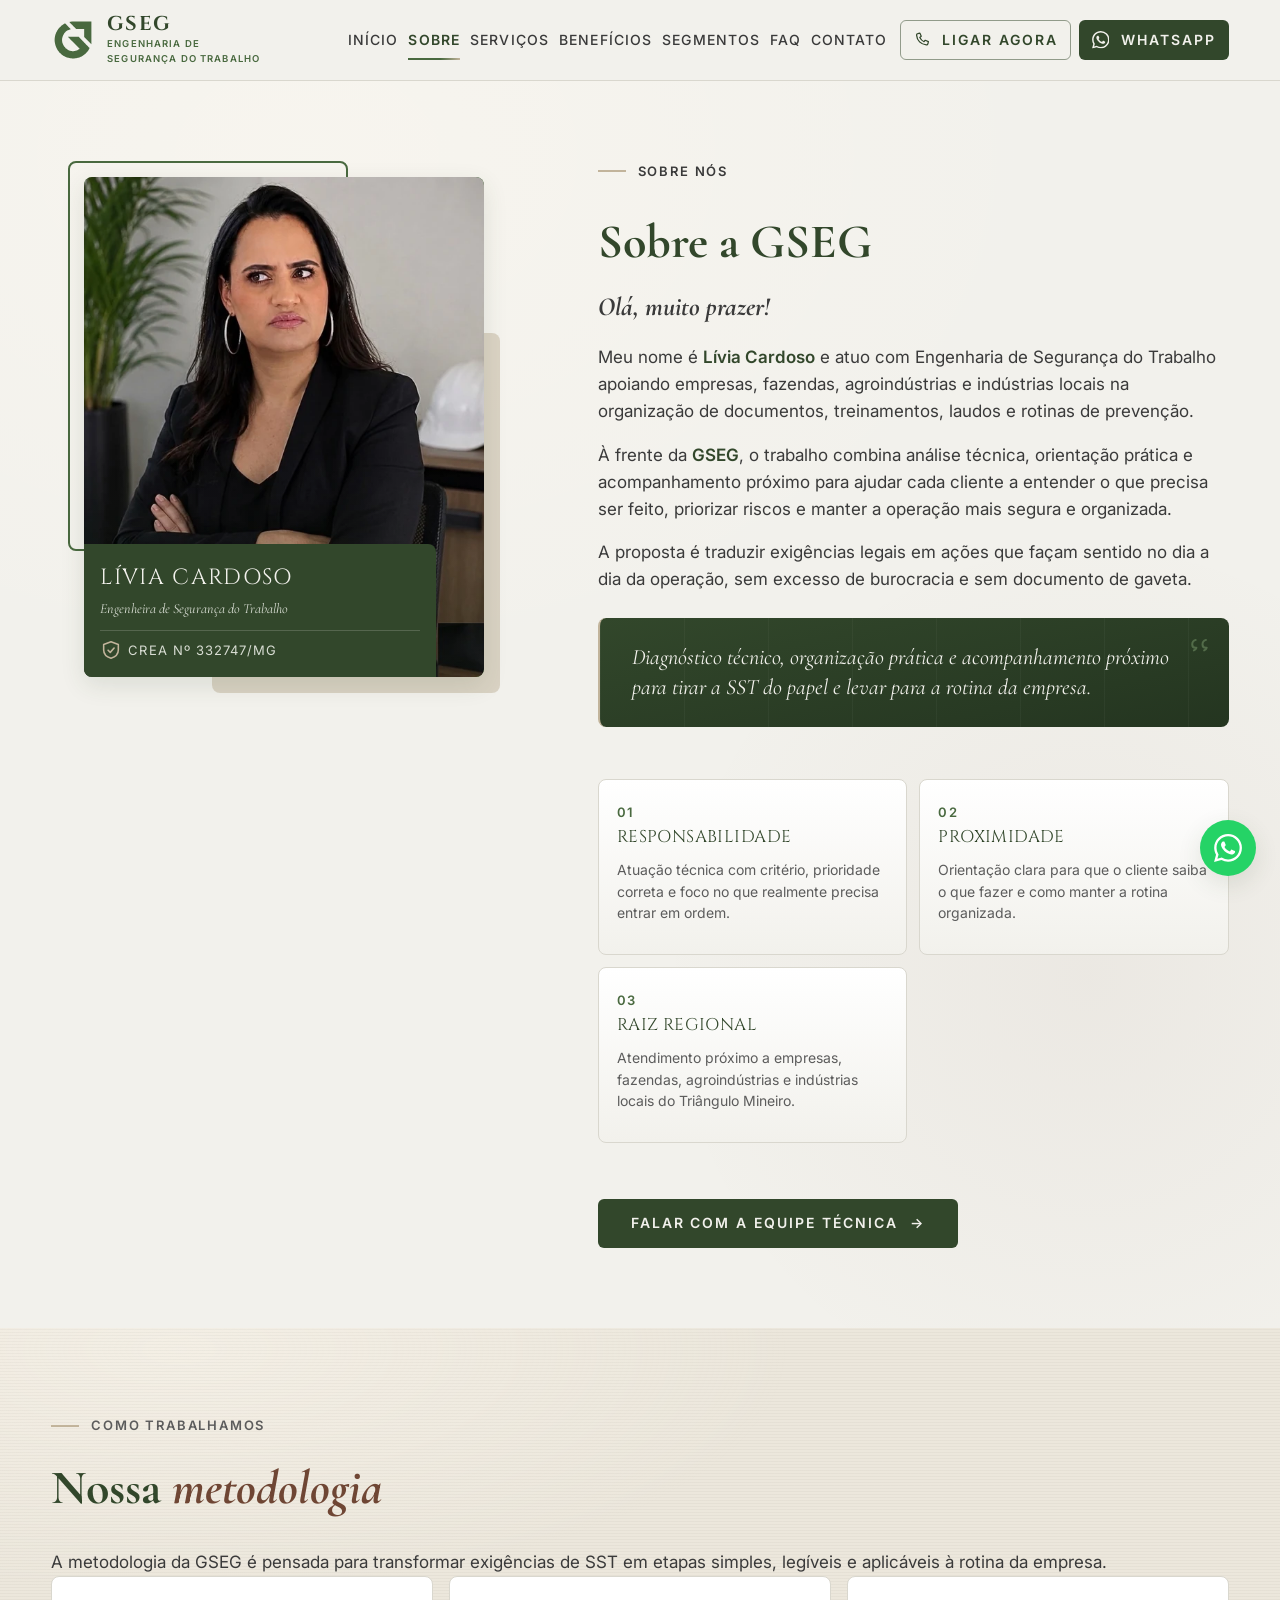
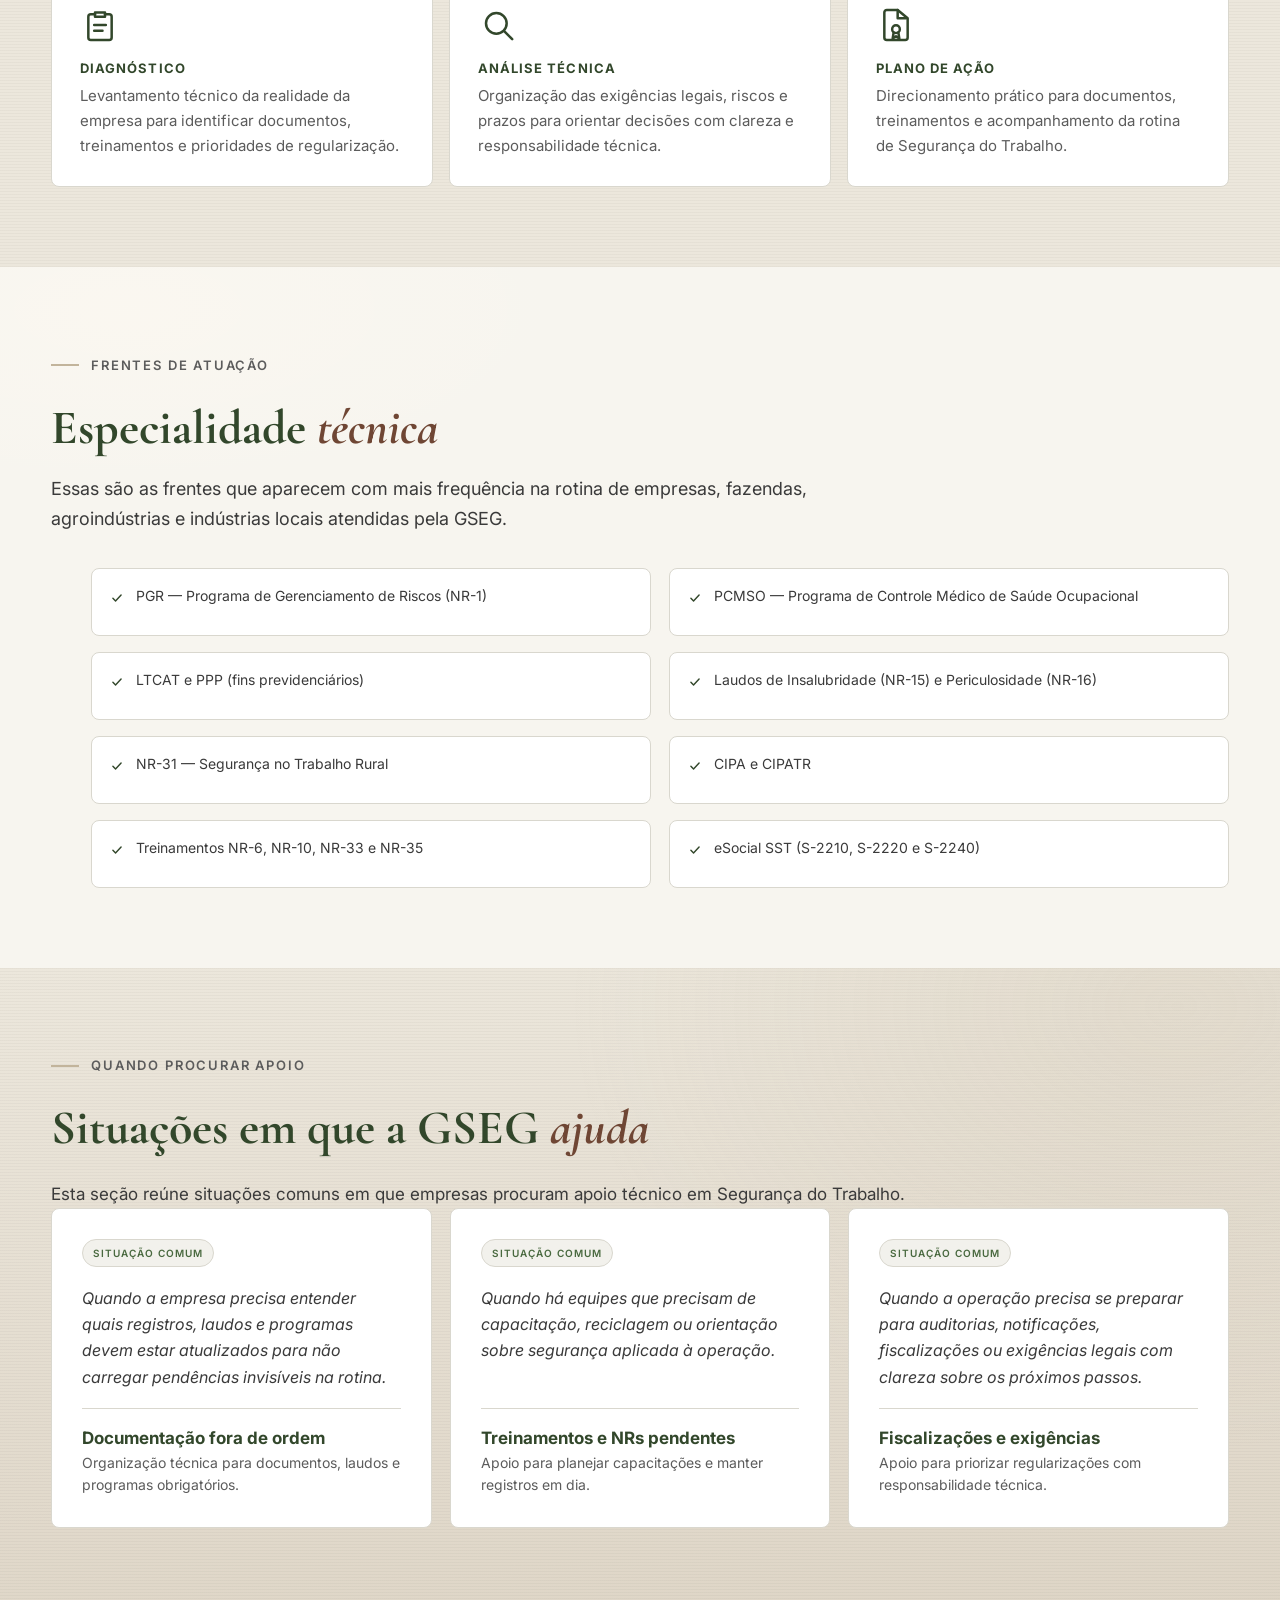
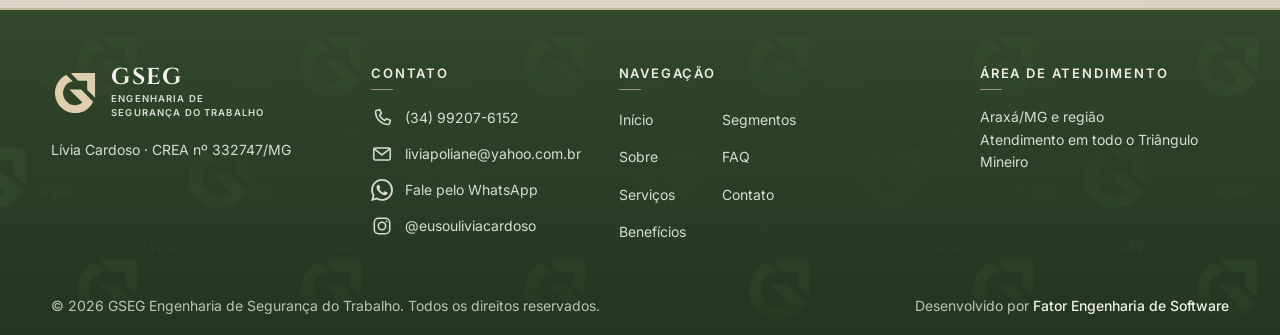
<file: sobre.html>
<!DOCTYPE html>
<html lang="pt-BR">
<head>
  <meta charset="UTF-8">
  <meta name="robots" content="noindex, nofollow">
  <meta name="viewport" content="width=device-width, initial-scale=1.0">

  <title>Sobre a GSEG | Lívia Cardoso, Engenheira de Segurança do Trabalho</title>
  <meta name="description" content="Conheça a GSEG e Lívia Cardoso, engenheira de Segurança do Trabalho (CREA 332747/MG) com +20 anos de experiência em Araxá/MG. Segurança, eficiência e verdade.">
  <meta name="robots" content="noindex, nofollow">
  <link rel="canonical" href="https://www.gsegengenharia.com.br/sobre.html">

  <meta property="og:type" content="website">
  <meta property="og:title" content="Sobre a GSEG | Lívia Cardoso">
  <meta property="og:description" content="+20 anos protegendo pessoas e fortalecendo negócios em SST. CREA 332747/MG. Araxá/MG e região.">
  <meta property="og:image" content="https://www.gsegengenharia.com.br/assets/icons/favicon-256.png">
  <meta property="og:url" content="https://www.gsegengenharia.com.br/sobre.html">
  <meta property="og:locale" content="pt_BR">
  <meta property="og:site_name" content="GSEG Engenharia de Segurança do Trabalho">

  <script type="application/ld+json">
  {
    "@context": "https://schema.org",
    "@type": "ProfessionalService",
    "name": "GSEG Engenharia de Segurança do Trabalho",
    "description": "Consultoria em Saúde e Segurança do Trabalho (SST) em Araxá/MG e região.",
    "address": {
      "@type": "PostalAddress",
      "addressLocality": "Araxá",
      "addressRegion": "MG",
      "addressCountry": "BR"
    },
    "telephone": "+55-34-99207-6152",
    "email": "liviapoliane@yahoo.com.br",
    "areaServed": "Araxá e região, Triângulo Mineiro, Minas Gerais",
    "founder": {
      "@type": "Person",
      "name": "Lívia Cardoso",
      "jobTitle": "Engenheira de Segurança do Trabalho",
      "identifier": "CREA 332747/MG"
    },
    "slogan": "Proteger pessoas. Fortalecer negócios."
  }
  </script>

  <link rel="icon" type="image/svg+xml" href="assets/icons/favicon.svg">
  <link rel="icon" type="image/png" sizes="256x256" href="assets/icons/favicon-256.png">
  <link rel="apple-touch-icon" href="assets/icons/favicon-256.png">

  <link rel="preconnect" href="https://fonts.googleapis.com">
  <link rel="preconnect" href="https://fonts.gstatic.com" crossorigin>
  <link rel="preload" as="style" href="https://fonts.googleapis.com/css2?family=Cinzel:wght@600;700&family=Cormorant+Garamond:ital,wght@0,600;0,700;1,600;1,700&family=Inter:wght@400;500;600;700&display=swap">
  <link rel="stylesheet" href="https://fonts.googleapis.com/css2?family=Cinzel:wght@600;700&family=Cormorant+Garamond:ital,wght@0,600;0,700;1,600;1,700&family=Inter:wght@400;500;600;700&display=swap" media="print" onload="this.media='all'">
  <noscript><link rel="stylesheet" href="https://fonts.googleapis.com/css2?family=Cinzel:wght@600;700&family=Cormorant+Garamond:ital,wght@0,600;0,700;1,600;1,700&family=Inter:wght@400;500;600;700&display=swap"></noscript>

  <link rel="stylesheet" href="css/variaveis_LUCAS.css">
  <link rel="stylesheet" href="css/reset.css">
  <link rel="stylesheet" href="css/global.css?v=20261012-t4">
  <link rel="stylesheet" href="css/refinamento-tokens.css">
  <link rel="stylesheet" href="css/sobre.css">
  <link rel="stylesheet" href="css/refinamento-paginas.css">
</head>
<body>
  <a href="#conteudo-principal" class="skip-link">Ir para o conteúdo principal</a>

  <!-- ============ BIBLIOTECA DE ÍCONES (SVG inline — perf: sem requisição externa) ============ -->
  <svg width="0" height="0" style="position:absolute" aria-hidden="true" focusable="false">
    <defs>
      <symbol id="i-shield-check" viewBox="0 0 24 24"><path d="M12 3l8 3v6c0 4.5-3.5 7.6-8 9-4.5-1.4-8-4.5-8-9V6l8-3z"/><path d="M8.8 12.2l2.4 2.4 4.2-4.8"/></symbol>
      <symbol id="i-seal-check" viewBox="0 0 24 24"><path d="M12 2.8l2.3 1.7 2.9-.2 1 2.7 2.5 1.5-.9 2.8.9 2.8-2.5 1.5-1 2.7-2.9-.2-2.3 1.7-2.3-1.7-2.9.2-1-2.7-2.5-1.5.9-2.8-.9-2.8 2.5-1.5 1-2.7 2.9.2L12 2.8z"/><path d="M8.9 12.1l2.3 2.3 4-4.6"/></symbol>
      <symbol id="i-file-text" viewBox="0 0 24 24"><path d="M14 3H6v18h12V7l-4-4z"/><path d="M14 3v4h4"/><path d="M9 12.5h6M9 16h6"/></symbol>
      <symbol id="i-check-square" viewBox="0 0 24 24"><rect x="4" y="4" width="16" height="16" rx="1.5"/><path d="M8.5 12.4l2.5 2.5 4.5-5.2"/></symbol>
      <symbol id="i-table" viewBox="0 0 24 24"><rect x="3.5" y="5" width="17" height="14" rx="1"/><path d="M3.5 10h17M9.2 10v9M14.8 10v9"/></symbol>
      <symbol id="i-magnifier" viewBox="0 0 24 24"><circle cx="11" cy="11" r="6.2"/><path d="M15.7 15.7L20.5 20.5"/></symbol>
      <symbol id="i-user" viewBox="0 0 24 24"><circle cx="12" cy="8.4" r="4"/><path d="M4.5 20.2c1.5-3.6 4.2-5.1 7.5-5.1s6 1.5 7.5 5.1"/></symbol>
      <symbol id="i-coins" viewBox="0 0 24 24"><ellipse cx="12" cy="7" rx="7" ry="3"/><path d="M5 7v5c0 1.7 3.1 3 7 3s7-1.3 7-3V7"/><path d="M5 12v5c0 1.7 3.1 3 7 3s7-1.3 7-3v-5"/></symbol>
      <symbol id="i-gavel" viewBox="0 0 24 24"><path d="M13.2 4.4l6.4 6.4M11 6.6l6.4 6.4M12.1 5.5l-4.6 4.6 6.4 6.4 4.6-4.6z"/><path d="M9.8 12.4L3.5 18.7c-.6.6-.6 1.6 0 2.2.6.6 1.6.6 2.2 0l6.3-6.3"/></symbol>
      <symbol id="i-barricade" viewBox="0 0 24 24"><rect x="3" y="8" width="18" height="6.5" rx="1"/><path d="M6 8l4 6.5M11 8l4 6.5M16 8l4 6.5"/><path d="M6 14.5V20M18 14.5V20"/></symbol>
      <symbol id="i-camera" viewBox="0 0 24 24"><path d="M4 7.5h3.2L9 5h6l1.8 2.5H20V19H4V7.5z"/><circle cx="12" cy="13" r="3.4"/></symbol>
      <symbol id="i-building" viewBox="0 0 24 24"><rect x="5" y="4" width="14" height="16.5" rx="1"/><path d="M3.5 20.5h17"/><path d="M9 8h2M13 8h2M9 11.5h2M13 11.5h2M9 15h2M13 15h2"/></symbol>
      <symbol id="i-map-pin" viewBox="0 0 24 24"><path d="M12 21s-6.5-5.4-6.5-10.2a6.5 6.5 0 1113 0C18.5 15.6 12 21 12 21z"/><circle cx="12" cy="10.6" r="2.4"/></symbol>
      <symbol id="i-phone" viewBox="0 0 24 24"><path d="M6.5 3.6l3-.7 1.8 4.3-2 1.7a12.6 12.6 0 005.8 5.8l1.7-2 4.3 1.8-.7 3c-.2 1-1.1 1.7-2.1 1.6C10.8 18.5 5.5 13.2 4.9 5.7c-.1-1 .6-1.9 1.6-2.1z"/></symbol>
      <symbol id="i-envelope" viewBox="0 0 24 24"><rect x="3" y="5.5" width="18" height="13" rx="1.5"/><path d="M3.5 6.5L12 13l8.5-6.5"/></symbol>
      <symbol id="i-leaf" viewBox="0 0 24 24"><path d="M5 19c0-8 5-13 14-13 0 9-5 14-13 14-1 0-1-1-1-1z"/><path d="M9 15c2-3 4-5 7-7"/></symbol>
      <symbol id="i-info" viewBox="0 0 24 24"><circle cx="12" cy="12" r="9"/><path d="M12 11v5"/><circle cx="12" cy="8" r="1" fill="currentColor" stroke="none"/></symbol>
      <symbol id="i-whatsapp" viewBox="0 0 24 24"><path fill="currentColor" stroke="none" d="M17.472 14.382c-.297-.149-1.758-.867-2.03-.967-.273-.099-.471-.148-.67.15-.197.297-.767.966-.94 1.164-.173.199-.347.223-.644.075-.297-.15-1.255-.463-2.39-1.475-.883-.788-1.48-1.761-1.653-2.059-.173-.297-.018-.458.13-.606.134-.133.298-.347.446-.52.149-.174.198-.298.298-.497.099-.198.05-.371-.025-.52-.075-.149-.669-1.612-.916-2.207-.242-.579-.487-.5-.669-.51-.173-.008-.371-.01-.57-.01-.198 0-.52.074-.792.372-.272.297-1.04 1.016-1.04 2.479 0 1.462 1.065 2.875 1.213 3.074.149.198 2.096 3.2 5.077 4.487.709.306 1.262.489 1.694.625.712.227 1.36.195 1.871.118.571-.085 1.758-.719 2.006-1.413.248-.694.248-1.289.173-1.413-.074-.124-.272-.198-.57-.347m-5.421 7.403h-.004a9.87 9.87 0 01-5.031-1.378l-.361-.214-3.741.982.998-3.648-.235-.374a9.86 9.86 0 01-1.51-5.26c.001-5.45 4.436-9.884 9.888-9.884 2.64 0 5.122 1.03 6.988 2.898a9.825 9.825 0 012.893 6.994c-.003 5.45-4.437 9.884-9.885 9.884m8.413-18.297A11.815 11.815 0 0012.05 0C5.495 0 .16 5.335.157 11.892c0 2.096.547 4.142 1.588 5.945L.057 24l6.305-1.654a11.882 11.882 0 005.683 1.448h.005c6.554 0 11.89-5.335 11.893-11.893a11.821 11.821 0 00-3.48-8.413Z"/></symbol>
      <symbol id="i-arrow-right" viewBox="0 0 24 24"><path d="M5 12h14M13 6l6 6-6 6"/></symbol>
      <symbol id="i-fabrica" viewBox="0 0 24 24"><path d="M3 21V10l6 3.5V10l6 3.5V6h6v15z"/><path d="M18 6V3.2h-1.8"/><path d="M6.4 17.4h2.6M13.4 17.4h2.6"/></symbol>
      <symbol id="i-agro" viewBox="0 0 24 24"><path d="M12 21V8"/><path d="M12 11.4C9.4 11.4 7.8 9.8 7.8 7.2 10.4 7.2 12 8.8 12 11.4z"/><path d="M12 11.4c2.6 0 4.2-1.6 4.2-4.2C13.6 7.2 12 8.8 12 11.4z"/><path d="M12 8c0-2 1.2-3.4 3.2-3.4C15.2 6.6 14 8 12 8z"/><path d="M5 21h14"/></symbol>
      <symbol id="i-fazenda" viewBox="0 0 24 24"><path d="M16.6 3.2a2.7 2.7 0 0 1 0 5.4"/><path d="M21.4 3.6l-1 .8M23 6h-1.3M21.4 8.4l-1-.8"/><path d="M2.5 13.6c3-3 6-3 9 0s6 3 9 0"/><path d="M5 21v-6.2M9.5 21v-6.2M14 21v-6.2"/><path d="M3.4 16.4h12.2M3.4 18.8h12.2"/></symbol>
      <symbol id="i-cycle" viewBox="0 0 24 24"><path d="M4.6 9.2A8 8 0 0 1 18 6.4"/><path d="M19.4 14.8A8 8 0 0 1 6 17.6"/><path d="M18 3.4V7h-3.6M6 20.6V17h3.6"/></symbol>
      <symbol id="i-sprout" viewBox="0 0 24 24"><path d="M12 21v-9"/><path d="M12 12C12 9 9.8 7 6.8 7c0 3 2 5 5.2 5z"/><path d="M12 12c0-3 2.2-5 5.2-5 0 3-2 5-5.2 5z"/><path d="M7 21h10"/></symbol>
      <symbol id="i-instagram" viewBox="0 0 24 24"><rect x="3.6" y="3.6" width="16.8" height="16.8" rx="4.6"/><circle cx="12" cy="12" r="4"/><circle cx="17" cy="7" r="1" fill="currentColor" stroke="none"/></symbol>
      <symbol id="i-plus" viewBox="0 0 24 24"><path d="M12 5v14M5 12h14"/></symbol>
      <symbol id="i-minus" viewBox="0 0 24 24"><path d="M5 12h14"/></symbol>
      <symbol id="i-quotes" viewBox="0 0 24 24"><path d="M9.2 8.5C7.4 9 6.2 10.5 6.2 12.4c0 1.7 1.2 2.9 2.8 2.9.3 0 .6 0 .8-.1-.3 1.1-1.2 1.9-2.2 2.3M18 8.5c-1.8.5-3 2-3 3.9 0 1.7 1.2 2.9 2.8 2.9.3 0 .6 0 .8-.1-.3 1.1-1.2 1.9-2.2 2.3"/></symbol>
    </defs>
  </svg>

  <header class="cabecalho">
    <div class="container cabecalho__inner">
      <a class="logo" href="index.html" aria-label="GSEG — Engenharia de Segurança do Trabalho, página inicial">
        <img class="logo__simbolo" src="assets/brand/simbolo.svg" alt="" width="44" height="44">
        <span class="logo__texto">
          <span class="logo__nome">GSEG</span>
          <span class="logo__descritor">Engenharia de<br>Segurança do Trabalho</span>
        </span>
      </a>
      <nav class="nav" aria-label="Menu principal">
        <ul class="nav__lista">
          <li><a class="nav__link" href="index.html">Início</a></li>
          <li><a class="nav__link" href="sobre.html" aria-current="page">Sobre</a></li>
          <li><a class="nav__link" href="servicos.html">Serviços</a></li>
          <li><a class="nav__link" href="beneficios.html">Benefícios</a></li>
          <li><a class="nav__link" href="segmentos.html">Segmentos</a></li>
          <li><a class="nav__link" href="faq.html">FAQ</a></li>
          <li><a class="nav__link" href="contato.html">Contato</a></li>
        </ul>
      </nav>
      <div class="cabecalho__acoes">
        <a class="btn btn--outline btn--sm" href="tel:+5534992076152"><svg class="icone icone--sm" aria-hidden="true" focusable="false"><use href="#i-phone"/></svg> Ligar agora</a>
        <a class="btn btn--primary btn--sm" href="https://wa.me/5534992076152?text=Ol%C3%A1!%20Vim%20pelo%20site%20da%20GSEG%20e%20gostaria%20de%20falar%20com%20a%20consultoria." target="_blank" rel="noopener noreferrer">
          <svg class="icone icone--sm icone--fill" aria-hidden="true" focusable="false"><use href="#i-whatsapp"/></svg> WhatsApp
        </a>
      </div>
      <button class="hamburguer" id="btn-menu" aria-label="Abrir menu" aria-expanded="false" aria-controls="menu-mobile">
        <span></span><span></span><span></span>
      </button>
    </div>
  </header>

  <div class="menu-mobile" id="menu-mobile">
    <div class="menu-mobile__overlay" data-fechar-menu></div>
    <nav class="menu-mobile__painel" aria-label="Menu principal">
      <div class="menu-mobile__topo">
        <a class="menu-mobile__logo" href="index.html" aria-label="GSEG — Engenharia de Segurança do Trabalho, página inicial">
          <img class="logo__simbolo" src="assets/brand/simbolo-claro.svg" alt="" width="34" height="34">
          <span class="logo__texto">
            <span class="logo__nome">GSEG</span>
            <span class="logo__descritor">Engenharia de<br>Segurança do Trabalho</span>
          </span>
        </a>
        <button class="menu-mobile__fechar" data-fechar-menu aria-label="Fechar menu"><span aria-hidden="true">&times;</span></button>
      </div>
      <p class="menu-mobile__kicker">Menu principal</p>
      <ul class="menu-mobile__lista">
        <li class="menu-mobile__item"><a class="menu-mobile__link" href="index.html">Início <svg class="seta" aria-hidden="true" focusable="false"><use href="#i-arrow-right"/></svg></a></li>
        <li class="menu-mobile__item"><a class="menu-mobile__link" href="sobre.html" aria-current="page">Sobre <svg class="seta" aria-hidden="true" focusable="false"><use href="#i-arrow-right"/></svg></a></li>
        <li class="menu-mobile__item"><a class="menu-mobile__link" href="servicos.html">Serviços <svg class="seta" aria-hidden="true" focusable="false"><use href="#i-arrow-right"/></svg></a></li>
        <li class="menu-mobile__item"><a class="menu-mobile__link" href="beneficios.html">Benefícios <svg class="seta" aria-hidden="true" focusable="false"><use href="#i-arrow-right"/></svg></a></li>
        <li class="menu-mobile__item"><a class="menu-mobile__link" href="segmentos.html">Segmentos <svg class="seta" aria-hidden="true" focusable="false"><use href="#i-arrow-right"/></svg></a></li>
        <li class="menu-mobile__item"><a class="menu-mobile__link" href="faq.html">FAQ <svg class="seta" aria-hidden="true" focusable="false"><use href="#i-arrow-right"/></svg></a></li>
        <li class="menu-mobile__item"><a class="menu-mobile__link" href="contato.html">Contato <svg class="seta" aria-hidden="true" focusable="false"><use href="#i-arrow-right"/></svg></a></li>
      </ul>
      <div class="menu-mobile__acoes">
        <a class="btn btn--light" href="tel:+5534992076152"><svg class="icone icone--sm" aria-hidden="true" focusable="false"><use href="#i-phone"/></svg> Ligar agora</a>
        <a class="btn btn--light-outline" href="https://wa.me/5534992076152?text=Ol%C3%A1!%20Vim%20pelo%20site%20da%20GSEG%20e%20gostaria%20de%20falar%20com%20a%20consultoria." target="_blank" rel="noopener noreferrer">
          <svg class="icone icone--sm icone--fill" aria-hidden="true" focusable="false"><use href="#i-whatsapp"/></svg> Falar no WhatsApp
        </a>
      </div>
      <p class="menu-mobile__rodape"><svg class="icone" aria-hidden="true" focusable="false"><use href="#i-shield-check"/></svg> <span>Protegemos pessoas.<br>Fortalecemos negócios.</span></p>
    </nav>
  </div>

  <main id="conteudo-principal">
    <section class="secao sobre">
      <div class="container sobre__grid">

        <!-- Foto enquadrada -->
        <figure class="sobre__foto">
          <div class="sobre__foto-moldura">
            <div class="ph-foto sobre__ph"><img class="foto-real" src="assets/images/livia-sobre.webp" alt="Lívia Cardoso, engenheira de segurança do trabalho, com capacete de obra ao fundo" width="600" height="720" loading="lazy" onerror="this.remove()"><svg class="icone" aria-hidden="true" focusable="false"><use href="#i-camera"/></svg><span>Lívia Cardoso — Engenheira de Segurança do Trabalho</span></div>
            <figcaption class="sobre__placa">
              <span class="sobre__placa-nome">Lívia Cardoso</span>
              <span class="sobre__placa-cargo">Engenheira de Segurança do Trabalho</span>
              <span class="sobre__placa-crea"><svg class="icone icone--sm" aria-hidden="true" focusable="false"><use href="#i-shield-check"/></svg> CREA nº 332747/MG</span>
            </figcaption>
          </div>
        </figure>

        <!-- Texto -->
        <div class="sobre__texto">
          <p class="kicker">Sobre nós</p>
          <h1 class="titulo-secao">Sobre a GSEG</h1>
          <p class="sobre__ola">Olá, muito prazer!</p>

          <p>Meu nome é <strong>Lívia Cardoso</strong> e atuo com Engenharia de Segurança do Trabalho apoiando empresas, fazendas, agroindústrias e indústrias locais na organização de documentos, treinamentos, laudos e rotinas de prevenção.</p>
          <p>À frente da <strong>GSEG</strong>, o trabalho combina análise técnica, orientação prática e acompanhamento próximo para ajudar cada cliente a entender o que precisa ser feito, priorizar riscos e manter a operação mais segura e organizada.</p>
          <p>A proposta é traduzir exigências legais em ações que façam sentido no dia a dia da operação, sem excesso de burocracia e sem documento de gaveta.</p>

          <blockquote class="sobre__citacao">
            <svg class="icone" aria-hidden="true" focusable="false"><use href="#i-quotes"/></svg>
            Diagnóstico técnico, organização prática e acompanhamento próximo para tirar a SST do papel e levar para a rotina da empresa.
          </blockquote>

          <ul class="sobre__pilares" role="list">
            <li class="sobre__pilar">
              <span class="sobre__pilar-num">01</span>
              <span class="sobre__pilar-nome">Responsabilidade</span>
              <span class="sobre__pilar-desc">Atuação técnica com critério, prioridade correta e foco no que realmente precisa entrar em ordem.</span>
            </li>
            <li class="sobre__pilar">
              <span class="sobre__pilar-num">02</span>
              <span class="sobre__pilar-nome">Proximidade</span>
              <span class="sobre__pilar-desc">Orientação clara para que o cliente saiba o que fazer e como manter a rotina organizada.</span>
            </li>
            <li class="sobre__pilar">
              <span class="sobre__pilar-num">03</span>
              <span class="sobre__pilar-nome">Raiz regional</span>
              <span class="sobre__pilar-desc">Atendimento próximo a empresas, fazendas, agroindústrias e indústrias locais do Triângulo Mineiro.</span>
            </li>
          </ul>

          <a class="btn btn--primary" href="https://wa.me/5534992076152?text=Ol%C3%A1!%20Quero%20falar%20com%20a%20equipe%20t%C3%A9cnica%20da%20GSEG%20sobre%20Seguran%C3%A7a%20do%20Trabalho." target="_blank" rel="noopener noreferrer">
            Falar com a equipe técnica <span aria-hidden="true">→</span>
          </a>
        </div>

      </div>
    </section>

    <!-- Seção A — Nossa metodologia -->
    <section class="secao secao--alt metodologia">
      <div class="container">
        <div class="secao-cab">
          <p class="kicker">Como trabalhamos</p>
          <h2 class="titulo-secao">Nossa <em>metodologia</em></h2>
        </div>
        <p class="sobre__intro">A metodologia da GSEG é pensada para transformar exigências de SST em etapas simples, legíveis e aplicáveis à rotina da empresa.</p>
        <div class="metodo-grid">
          <article class="metodo-card">
            <svg class="metodo-card__icone" viewBox="0 0 24 24" aria-hidden="true" focusable="false"><path d="M9 4.5h6V7H9z"/><path d="M9 5.6H6.5A1.5 1.5 0 0 0 5 7.1v12.4A1.5 1.5 0 0 0 6.5 21h11a1.5 1.5 0 0 0 1.5-1.5V7.1a1.5 1.5 0 0 0-1.5-1.5H15"/><path d="M8.5 12h7M8.5 15.5h5"/></svg>
            <h3 class="metodo-card__titulo">Diagnóstico</h3>
            <p class="metodo-card__texto">Levantamento técnico da realidade da empresa para identificar documentos, treinamentos e prioridades de regularização.</p>
          </article>
          <article class="metodo-card">
            <svg class="metodo-card__icone" viewBox="0 0 24 24" aria-hidden="true" focusable="false"><circle cx="11" cy="11" r="6.2"/><path d="M15.7 15.7L20.5 20.5"/></svg>
            <h3 class="metodo-card__titulo">Análise técnica</h3>
            <p class="metodo-card__texto">Organização das exigências legais, riscos e prazos para orientar decisões com clareza e responsabilidade técnica.</p>
          </article>
          <article class="metodo-card">
            <svg class="metodo-card__icone" viewBox="0 0 24 24" aria-hidden="true" focusable="false"><path d="M13 3H6.5A1.5 1.5 0 0 0 5 4.5v15A1.5 1.5 0 0 0 6.5 21h11a1.5 1.5 0 0 0 1.5-1.5V8z"/><path d="M13 3v5h5"/><circle cx="12" cy="14.5" r="2.3"/><path d="M10.6 16.4L10 20l2-1.2 2 1.2-.6-3.6"/></svg>
            <h3 class="metodo-card__titulo">Plano de ação</h3>
            <p class="metodo-card__texto">Direcionamento prático para documentos, treinamentos e acompanhamento da rotina de Segurança do Trabalho.</p>
          </article>
        </div>
      </div>
    </section>

    <!-- Seção B — Especialidade técnica -->
    <section class="secao especialidade">
      <div class="container">
        <div class="secao-cab">
          <p class="kicker">Frentes de atuação</p>
          <h2 class="titulo-secao">Especialidade <em>técnica</em></h2>
        </div>
        <p class="sobre__intro">Essas são as frentes que aparecem com mais frequência na rotina de empresas, fazendas, agroindústrias e indústrias locais atendidas pela GSEG.</p>
        <ul class="esp-lista">
          <li class="esp-item"><svg class="esp-check" viewBox="0 0 24 24" aria-hidden="true" focusable="false"><path d="M5 12.5l4.5 4.5L19 7"/></svg> PGR — Programa de Gerenciamento de Riscos (NR-1)</li>
          <li class="esp-item"><svg class="esp-check" viewBox="0 0 24 24" aria-hidden="true" focusable="false"><path d="M5 12.5l4.5 4.5L19 7"/></svg> PCMSO — Programa de Controle Médico de Saúde Ocupacional</li>
          <li class="esp-item"><svg class="esp-check" viewBox="0 0 24 24" aria-hidden="true" focusable="false"><path d="M5 12.5l4.5 4.5L19 7"/></svg> LTCAT e PPP (fins previdenciários)</li>
          <li class="esp-item"><svg class="esp-check" viewBox="0 0 24 24" aria-hidden="true" focusable="false"><path d="M5 12.5l4.5 4.5L19 7"/></svg> Laudos de Insalubridade (NR-15) e Periculosidade (NR-16)</li>
          <li class="esp-item"><svg class="esp-check" viewBox="0 0 24 24" aria-hidden="true" focusable="false"><path d="M5 12.5l4.5 4.5L19 7"/></svg> NR-31 — Segurança no Trabalho Rural</li>
          <li class="esp-item"><svg class="esp-check" viewBox="0 0 24 24" aria-hidden="true" focusable="false"><path d="M5 12.5l4.5 4.5L19 7"/></svg> CIPA e CIPATR</li>
          <li class="esp-item"><svg class="esp-check" viewBox="0 0 24 24" aria-hidden="true" focusable="false"><path d="M5 12.5l4.5 4.5L19 7"/></svg> Treinamentos NR-6, NR-10, NR-33 e NR-35</li>
          <li class="esp-item"><svg class="esp-check" viewBox="0 0 24 24" aria-hidden="true" focusable="false"><path d="M5 12.5l4.5 4.5L19 7"/></svg> eSocial SST (S-2210, S-2220 e S-2240)</li>
        </ul>
      </div>
    </section>

    <!-- Seção C — O que nossos clientes dizem -->
    <section class="secao secao--alt depoimentos">
      <div class="container">
        <div class="secao-cab">
          <p class="kicker">Quando procurar apoio</p>
          <h2 class="titulo-secao">Situações em que a GSEG <em>ajuda</em></h2>
        </div>
        <p class="depo__intro">Esta seção reúne situações comuns em que empresas procuram apoio técnico em Segurança do Trabalho.</p>
        <div class="depo-grid">
          <figure class="depo-card">
            <span class="depo-card__badge">Situação comum</span>
            <p class="depo-card__texto">Quando a empresa precisa entender quais registros, laudos e programas devem estar atualizados para não carregar pendências invisíveis na rotina.</p>
            <figcaption class="depo-card__autor">
              <span class="depo-card__nome">Documentação fora de ordem</span>
              <span class="depo-card__empresa">Organização técnica para documentos, laudos e programas obrigatórios.</span>
            </figcaption>
          </figure>
          <figure class="depo-card">
            <span class="depo-card__badge">Situação comum</span>
            <p class="depo-card__texto">Quando há equipes que precisam de capacitação, reciclagem ou orientação sobre segurança aplicada à operação.</p>
            <figcaption class="depo-card__autor">
              <span class="depo-card__nome">Treinamentos e NRs pendentes</span>
              <span class="depo-card__empresa">Apoio para planejar capacitações e manter registros em dia.</span>
            </figcaption>
          </figure>
          <figure class="depo-card">
            <span class="depo-card__badge">Situação comum</span>
            <p class="depo-card__texto">Quando a operação precisa se preparar para auditorias, notificações, fiscalizações ou exigências legais com clareza sobre os próximos passos.</p>
            <figcaption class="depo-card__autor">
              <span class="depo-card__nome">Fiscalizações e exigências</span>
              <span class="depo-card__empresa">Apoio para priorizar regularizações com responsabilidade técnica.</span>
            </figcaption>
          </figure>
        </div>
      </div>
    </section>
  </main>

  <footer class="rodape">
    <div class="container">
      <div class="rodape__grid">
        <div class="rodape__col rodape__marca">
          <a class="logo logo--rodape" href="index.html" aria-label="GSEG — página inicial">
            <img class="logo__simbolo" src="assets/brand/simbolo-claro.svg" alt="" width="44" height="44">
            <span class="logo__texto">
              <span class="logo__nome">GSEG</span>
              <span class="logo__descritor">Engenharia de<br>Segurança do Trabalho</span>
            </span>
          </a>
          <p class="rodape__crea">Lívia Cardoso · CREA nº 332747/MG</p>
        </div>
        <div class="rodape__col">
          <h3>Contato</h3>
          <div class="rodape__contato">
            <a href="tel:+5534992076152"><svg class="icone icone--sm" aria-hidden="true" focusable="false"><use href="#i-phone"/></svg> (34) 99207-6152</a>
            <a href="mailto:liviapoliane@yahoo.com.br"><svg class="icone icone--sm" aria-hidden="true" focusable="false"><use href="#i-envelope"/></svg> liviapoliane@yahoo.com.br</a>
            <a href="https://wa.me/5534992076152?text=Ol%C3%A1!%20Vim%20pelo%20site%20da%20GSEG%20e%20gostaria%20de%20falar%20com%20a%20consultoria." target="_blank" rel="noopener noreferrer"><svg class="icone icone--sm icone--fill" aria-hidden="true" focusable="false"><use href="#i-whatsapp"/></svg> Fale pelo WhatsApp</a>
            <a href="https://www.instagram.com/eusouliviacardoso" target="_blank" rel="noopener noreferrer"><svg class="icone icone--sm" aria-hidden="true" focusable="false"><use href="#i-instagram"/></svg> @eusouliviacardoso</a>
          </div>
        </div>
        <div class="rodape__col">
          <h3>Navegação</h3>
          <ul>
            <li><a href="index.html">Início</a></li>
            <li><a href="sobre.html">Sobre</a></li>
            <li><a href="servicos.html">Serviços</a></li>
            <li><a href="beneficios.html">Benefícios</a></li>
            <li><a href="segmentos.html">Segmentos</a></li>
            <li><a href="faq.html">FAQ</a></li>
            <li><a href="contato.html">Contato</a></li>
          </ul>
        </div>
        <div class="rodape__col">
          <h3>Área de atendimento</h3>
          <p>Araxá/MG e região</p>
          <p>Atendimento em todo o Triângulo Mineiro</p>
        </div>
      </div>
      <div class="rodape__base">
        <p>&copy; 2026 GSEG Engenharia de Segurança do Trabalho. Todos os direitos reservados.</p>
        <p>Desenvolvido por <span>Fator Engenharia de Software</span></p>
      </div>
    </div>
  </footer>

  <a class="whatsapp-float" href="https://wa.me/5534992076152?text=Ol%C3%A1!%20Vim%20pelo%20site%20da%20GSEG%20e%20gostaria%20de%20falar%20com%20a%20consultoria." target="_blank" rel="noopener noreferrer" aria-label="Falar com a GSEG pelo WhatsApp">
    <svg class="icone icone--fill" aria-hidden="true" focusable="false"><use href="#i-whatsapp"/></svg>
  </a>

  <script src="js/menu.js" defer></script>
  <script src="js/whatsapp.js" defer></script>
  <script src="js/estampa-rodape.js?v=20261009-r19-5c" defer></script>
  <script src="js/efeitos.js" defer></script>
</body>
</html>
</file>
<file: css/variaveis_LUCAS.css>
/* =============================================================================
   GSEG · Engenharia de Segurança do Trabalho
   variaveis_LUCAS.css — tokens oficiais da marca (cores · tipografia · espaçamento)
   -----------------------------------------------------------------------------
   Autoria : Lucas — Identidade Visual · FATOR Engenharia de Software
   Projeto : livia-poliane · Handoff para: Rafael (front-end)
   Base    : brandbook_LUCAS.pdf — §6 (tipografia) · §7 (gráficos) · §9 (tokens).
             ESTE arquivo é a versão CANÔNICA e expandida do :root do brandbook:
             os tokens do §9 estão reproduzidos exatamente; o que foi acrescentado
             vem rotulado como "EXTENSÃO" (derivado dos mockups, sem contradizer o
             brandbook).
   Versão  : 1.0 · 06/06/2026
   -----------------------------------------------------------------------------
   COMO USAR (Rafael)
     1. Carregar as fontes no <head> (snippet abaixo) — ou self-host .woff2 (LCP).
     2. Colar este :root no topo de assets/css/styles.css (fonte única de verdade),
        ou referenciar:  @import "../../css/variaveis_LUCAS.css";
     3. Nunca usar HEX cru no componente — sempre var(--token).

   FONTES — colar no <head> (Google Fonts, display=swap; brandbook §9):
     <link rel="preconnect" href="https://fonts.googleapis.com">
     <link rel="preconnect" href="https://fonts.gstatic.com" crossorigin>
     <link rel="stylesheet" href="https://fonts.googleapis.com/css2?family=Cinzel:wght@600;700&family=Cormorant+Garamond:ital,wght@0,600;0,700;1,600;1,700&family=Inter:wght@400;500;600;700&display=swap">

   REGRAS DE OURO (brandbook)
     • Verde é a identidade. NUNCA azul — o #2563EB é da AGÊNCIA e jamais entra aqui.
     • Logo = "G" isolado, sem contêiner/tile. Versão principal = negativa (branca).
     • Assets de logo PAUSADOS aguardando o vetor original da cliente
       (ver ../../../00-briefing/mensagem-coleta-logo_SOFIA.md).
       Estes tokens NÃO mudam com o vetor — ele refina só o traçado do "G"
       (brandbook §10: "tokens permanecem").
   ============================================================================= */

:root {

  /* ───────────────────────────────────────────────────────────────────────────
     1 · CORES — MARCA (verde)            [idênticas ao brandbook §9 — NÃO alterar]
     ─────────────────────────────────────────────────────────────────────────── */
  --verde-floresta: #32472B;  /* PRIMÁRIA — header, títulos, botões, faixas CTA · AAA s/ creme 8.96:1 */
  --verde-escuro:   #243520;  /* hover / realce do primário                                          */
  --verde-musgo:    #49693F;  /* SECUNDÁRIA — destaque, numeral de pilar, marcador seta ►            */
  --verde-claro:    #6E8B62;  /* apoio / gráfico                                                     */

  /* Acentos quentes (amostrados dos mockups) */
  --terracota:      #6F4634;  /* acento — 2ª palavra do título (itálico), selo Fazendas · AAA 7.14:1 */
  --areia:          #C2B49B;  /* decorativo — kickers, numerais grandes (+20 / 01–06), divisórias    */

  /* Neutros / papel */
  --creme:          #F2F1EC;  /* FUNDO (papel)                          */
  --creme-200:      #E6E7DF;  /* faixa / borda suave / card alternado   */
  --branco:         #FFFFFF;  /* cards                                  */
  --borda:          #D9D7CE;  /* divisor / borda de card                */

  /* Texto */
  --grafite:        #3A3A3A;  /* TEXTO corpo · AAA s/ creme             */
  --grafite-suave:  #5C5C5C;  /* legenda / texto secundário            */
  --texto-claro:    #F2F1EC;  /* texto sobre fundo verde / foto        */
  --texto-claro-2:  #D8DDD3;  /* texto secundário sobre fundo verde    */

  /* Funcionais (não-marca) */
  --whatsapp:       #25D366;  /* EXCLUSIVO do botão WhatsApp           */
  --erro:           #B3261E;  /* validação de formulário              */
  --sucesso:        #1E7D32;  /* confirmação de envio                 */

  /* ───────────────────────────────────────────────────────────────────────────
     2 · TIPOGRAFIA                       [famílias = brandbook §6/§9; escala/medidas
                                           derivadas dos mockups, consistentes]
     ───────────────────────────────────────────────────────────────────────────
     Papel de cada família (lido dos mockups):
       • DISPLAY (Cinzel) ....... caixa-alta inscricional: wordmark "GSEG", hero
         "SEGURANÇA DO TRABALHO", títulos de card (DOCUMENTAÇÃO…), faixa de CTA
         ("PROTEGER PESSOAS…"), rótulos de pilar (ATENDIMENTO / CONFORMIDADE).
       • ACCENT (Cormorant Garamond) ... caixa-baixa elegante + ITÁLICO: tagline
         "Proteger pessoas. Fortalecer negócios." e a 2ª palavra do título em
         itálico/terracota ("Serviços em SST", "Segmentos atendidos").
       • BODY (Inter) ........... corpo, nav, kickers, botões, "VER MAIS",
         micro-rótulos e formulário.                                              */

  /* Famílias */
  --font-display: 'Cinzel', 'Cormorant Garamond', Georgia, serif;
  --font-accent:  'Cormorant Garamond', Georgia, 'Times New Roman', serif;
  --font-body:    'Inter', 'Source Sans 3', system-ui, 'Segoe UI', Arial, sans-serif;

  /* Pesos (do import de fontes) */
  --fw-regular:   400;  /* Inter — corpo                         */
  --fw-medium:    500;  /* Inter — rótulos / nav                 */
  --fw-semibold:  600;  /* Inter botões · Cinzel/Cormorant base  */
  --fw-bold:      700;  /* Cinzel/Cormorant ênfase · Inter forte */

  /* Escala — desktop (brandbook §6: H1 48 → corpo 17; 1 H1/página; máx. 68ch) */
  --fs-hero:   clamp(48px, 7vw, 88px); /* EXTENSÃO: hero da home (display) — nunca < H1 */
  --fs-h1:     48px;
  --fs-h2:     34px;
  --fs-h3:     22px;
  --fs-body:   17px;
  --fs-small:  14px;
  --fs-kicker: 13px;   /* EXTENSÃO: eyebrow/kicker em caps ("COMO PODEMOS TE AJUDAR?") */

  /* Entrelinha / tracking (derivados dos mockups) */
  --lh-display: 1.05;   /* títulos caps grandes — linhas justas */
  --lh-heading: 1.18;   /* H2 / H3                              */
  --lh-body:    1.6;    /* leitura confortável                  */
  --ls-caps:    0.14em; /* eyebrow / nav / micro-rótulos / botões (caps tracked) */
  --ls-wordmark:0.06em; /* wordmark e títulos inscricionais     */
  --measure:    68ch;   /* largura máxima de leitura (brandbook §6) */

  /* ───────────────────────────────────────────────────────────────────────────
     3 · ESPAÇAMENTO / GRID               [80·48·1140 = brandbook §9; degraus
                                           intermediários = ritmo dos mockups]
     ─────────────────────────────────────────────────────────────────────────── */
  --container-max: 1400px;   /* full-width (Onda 2B opção C) — fundos 100% vp, container interno 1400 */
  --gutter:        24px;     /* respiro lateral do container em telas estreitas */

  /* Escala base 4·8 */
  --space-1:   4px;
  --space-2:   8px;
  --space-3:  12px;
  --space-4:  16px;
  --space-5:  24px;
  --space-6:  32px;
  --space-7:  48px;   /* coincide com --space-section-mobile  */
  --space-8:  64px;
  --space-9:  80px;   /* coincide com --space-section-desktop */
  --space-10: 96px;

  /* Semânticos (mapeados ao ritmo dos mockups) */
  --space-section-desktop: 80px;  /* respiro vertical de seção — desktop (brandbook §9) */
  --space-section-mobile:  48px;  /* respiro vertical de seção — mobile  (brandbook §9) */
  --pad-card:    32px;  /* padding interno do card (grid Serviços/Benefícios)            */
  --gap-grid:    0px;   /* grid de cards é CONTÍGUO, dividido por --borda (hairline)      */
  --gap-stack:   24px;  /* respiro entre blocos empilhados                               */
  --gap-inline:  12px;  /* ícone ↔ texto, chips, itens de nav                            */

  /* ───────────────────────────────────────────────────────────────────────────
     4 · RAIO · SOMBRA · FOCO · MOVIMENTO            [brandbook §7/§9 + extensões]
     ─────────────────────────────────────────────────────────────────────────── */
  --radius-card:   8px;   /* cards                          */
  --radius-btn:    6px;   /* botões                         */
  --radius-emblem: 14px;  /* emblemas/selos (brandbook 14–42px) */
  --radius-pill:   42px;  /* pílula (limite superior)       */

  --shadow-card:     0 2px 8px rgba(50, 71, 43, .08);   /* brandbook §9 — sombra esverdeada suave   */
  --shadow-elevated: 0 8px 24px rgba(50, 71, 43, .12);  /* EXTENSÃO: hover / menu off-canvas        */

  --tap-min:    44px;  /* alvo mínimo de toque (acessibilidade)                       */
  --focus-ring: 0 0 0 3px rgba(110, 139, 98, .55);   /* EXTENSÃO: anel de foco (verde-claro) */
  --transition: 180ms ease;                          /* EXTENSÃO: micro-interações (ver prefers-reduced-motion) */

  /* ───────────────────────────────────────────────────────────────────────────
     5 · EXTENSÃO V-MESTRE  (redesign aprovado — home 10 seções · Rafael, Fase 3)
     -----------------------------------------------------------------------------
     Tokens derivados do mockup-mestre (Marina) + mock-mestre.css. NÃO substituem
     os valores acima usados pelas outras páginas; acrescentam o que o redesign da
     home precisa, com nome semântico (regra: nada de HEX/medida crua na página).
     P1 (Inter × Archivo/Sora) e P3 (numerais decorativos) seguem pendentes do
     Lucas: por isso TUDO aqui é token — troca de fonte/cor depois = troca de token.
     ─────────────────────────────────────────────────────────────────────────── */

  /* Famílias com papel explícito (mesmas fontes do import; aliases semânticos) */
  --font-display-serif: 'Cormorant Garamond', Georgia, 'Times New Roman', serif; /* H1/H2 display serif */
  --font-wordmark:      'Cinzel', Georgia, serif;   /* SÓ lockup do logo e selo CREA (ERRO #001) */
  --font-ui:            var(--font-body);            /* rótulos, numerais, chips, nav, botões      */

  /* Peso display extra (numerais grandes +20 / 01–06, wordmark do selo "+20") */
  --fw-display: 800;

  /* Tipografia da home — escala do mockup mestre (serifa display generosa) */
  --fs-hero-mestre: clamp(44px, 4.9vw, 72px); /* H1 emocional em serifa display          */
  --fs-h2-display:  46px;                     /* H2 de seção em serifa (mobile reduz p/ 32) */
  --ls-display:    -0.005em;                  /* tracking dos títulos display              */
  --ls-heading:    -0.005em;                  /* tracking de H2/H3                          */

  /* Header sticky (Parte 3.1) — alturas dos dois estados */
  --header-h:         80px;   /* repouso — descritor em 2 linhas */
  --header-h-encolhido: 60px; /* encolhido na rolagem            */

  /* Movimento por componente (durações exatas do handoff §5 / estados) */
  --transition-menu: 250ms ease;  /* menu off-canvas (overlay + painel) */
  --transition-card: 160ms ease;  /* hover de cards de serviço/segmento  */
  --transition-faq:  220ms ease;  /* acordeão FAQ — anima height          */

  /* Bordas/linhas sobre fundo verde (texto/divisores creme translúcido) */
  --linha-clara:     rgba(242, 241, 236, .22);  /* divisor sobre verde     */
  --linha-clara-2:   rgba(242, 241, 236, .32);  /* borda de chip sobre verde */
  --overlay-menu:    rgba(20, 28, 17, .62);      /* overlay do menu mobile  */

  /* Micro-alerta informativo — NUNCA em botões/links/fundos (Parte 2.1, regra de
     ouro). Disponível só p/ texto/borda de badge (ex.: prazo eSocial). P2 do
     handoff: o Lucas decide se formaliza no brandbook §9. */
  --alerta-ambar: #8A6D1E;

  /* ───────────────────────────────────────────────────────────────────────────
     6 · ALIASES SEMÂNTICOS — Prompt de Alterações (redesign-v-mestre · Rafael)
     -----------------------------------------------------------------------------
     O work order aprovado pelo Riarley nomeia tokens genéricos (--verde-marca,
     --cor-borda, --fonte-display…). Estes aliases mapeiam esses nomes para os
     tokens CANÔNICOS da marca declarados acima — a fonte única de verdade fica
     preservada: ajustar a marca = ajustar o valor canônico, não a página.
     (Regra de ouro mantida: nenhuma página usa HEX cru — só var(--token).)
     ─────────────────────────────────────────────────────────────────────────── */
  --verde-marca:       var(--verde-floresta);    /* verde primário da marca (#32472B)            */
  --verde-marca-rgb:   50, 71, 43;               /* componentes RGB do primário (p/ rgba() em foco) */
  --cor-borda:         var(--borda);             /* divisor / borda de card                       */
  --cor-fundo-card:    var(--creme-200);         /* card preenchido / box de NRs / depoimento     */
  --cor-texto-escuro:  var(--grafite);           /* texto forte / títulos de corpo                */
  --cor-texto-medio:   var(--grafite-suave);     /* texto secundário / legenda                    */
  --fonte-display:     var(--font-display-serif);/* H2 de seção — serifa display (Cormorant)      */
  --fonte-corpo:       var(--font-body);         /* corpo / UI (Inter)                            */
  --radius:            var(--radius-card);        /* raio de card/box (8px)                        */
}

/* -----------------------------------------------------------------------------
   Nota de breakpoint — custom properties NÃO funcionam dentro de @media; usar o
   valor literal. Referência: menu off-canvas e troca de respiro em max-width: 900px.

   Exemplo de aplicação (para o styles.css do Rafael):
     body        { font-family: var(--font-body); font-size: var(--fs-body);
                   line-height: var(--lh-body); color: var(--grafite);
                   background: var(--creme); }
     h1          { font-family: var(--font-display); font-size: var(--fs-h1);
                   line-height: var(--lh-display); letter-spacing: var(--ls-wordmark);
                   color: var(--verde-floresta); }
     .titulo-acento em { font-family: var(--font-accent); font-style: italic;
                         color: var(--terracota); }   /* "Serviços <em>em SST</em>" */
     .btn-primary { background: var(--verde-floresta); color: var(--texto-claro);
                    border-radius: var(--radius-btn); min-height: var(--tap-min); }
     .btn-primary:hover { background: var(--verde-escuro); }
   ----------------------------------------------------------------------------- */
</file>
<file: css/global.css>
/* =============================================================================
   GSEG · global.css — componentes globais (mobile-first)
   -----------------------------------------------------------------------------
   Cabeçalho · menu off-canvas · rodapé · botões · grids de card · faixas CTA ·
   placeholders de foto · WhatsApp flutuante · utilitários.
   Depende de css/variaveis_LUCAS.css (tokens da marca) — carregado antes no <head>.
   REGRA: nunca HEX cru fora deste arquivo; sempre var(--token).
   Breakpoints: base 320px · 768px (tablet) · 1024px (desktop) · 1440px (wide).
   Troca de navegação (off-canvas) e respiro de seção em 900px.
   ============================================================================= */

/* ========================================================================
   0 · ÍCONES SVG INLINE (redesign V-MESTRE — sem dependência externa)
   ------------------------------------------------------------------------
   Sprite <symbol> no topo do HTML; referência por <svg class="icone"><use/>.
   Stroke herda currentColor → o ícone acompanha a cor do contexto.
   ======================================================================== */
.icone {
  width: 30px;
  height: 30px;
  stroke: currentColor;
  fill: none;
  stroke-width: 1.7;
  stroke-linecap: round;
  stroke-linejoin: round;
  flex: none;
}
.icone--sm { width: 22px; height: 22px; }
.icone--fill { fill: currentColor; stroke: none; }

/* ========================================================================
   1 · BASE / ELEMENTOS
   ======================================================================== */
body {
  font-family: var(--font-body);
  font-size: var(--fs-body);
  line-height: var(--lh-body);
  color: var(--grafite);
  background: var(--creme);
  hyphens: none;
  -webkit-hyphens: none;
  overflow-wrap: break-word;
}

h1, h2, h3, h4 {
  font-family: var(--font-display);
  line-height: var(--lh-heading);
  color: var(--verde-floresta);
  font-weight: var(--fw-semibold);
}

p,
li,
h1, h2, h3, h4, h5, h6 {
  hyphens: none;
  -webkit-hyphens: none;
  overflow-wrap: break-word;
}

a { color: var(--verde-floresta); }
a:hover { color: var(--verde-escuro); }

strong, b { font-weight: var(--fw-semibold); color: var(--verde-floresta); }

/* Foco visível — nunca remover o outline sem substituir */
:focus-visible {
  outline: none;
  box-shadow: var(--focus-ring);
  border-radius: var(--radius-btn);
}

/* Acessibilidade — conteúdo só para leitor de tela */
.sr-only {
  position: absolute;
  width: 1px; height: 1px;
  padding: 0; margin: -1px;
  overflow: hidden;
  clip: rect(0 0 0 0);
  white-space: nowrap;
  border: 0;
}

/* Pula para o conteúdo (1º foco tabulável) */
.skip-link {
  position: absolute;
  left: var(--space-4);
  top: -120px;
  z-index: 1200;
  background: var(--verde-floresta);
  color: var(--texto-claro);
  padding: var(--space-3) var(--space-5);
  border-radius: var(--radius-btn);
  font-size: var(--fs-small);
  font-weight: var(--fw-semibold);
  transition: top var(--transition);
}
.skip-link:focus { top: var(--space-4); color: var(--texto-claro); }

/* ========================================================================
   2 · LAYOUT
   ======================================================================== */
.container {
  width: 100%;
  max-width: var(--container-max);
  margin-inline: auto;
  padding-inline: clamp(24px, 4vw, 64px);   /* responsivo: ~24 mobile · ~32 tablet · 64 desktop */
}

.secao { padding-block: var(--space-section-mobile); }
.secao--alt { background: var(--creme-200); }
.secao--branca { background: var(--branco); }

@media (min-width: 900px) {
  .secao { padding-block: var(--space-section-desktop); }
}

/* ========================================================================
   3 · TIPOGRAFIA — COMPONENTES
   ======================================================================== */
/* Eyebrow / kicker em caixa-alta tracked */
.kicker {
  display: inline-flex;
  align-items: center;
  gap: var(--gap-inline);
  font-family: var(--font-body);
  font-size: var(--fs-kicker);
  font-weight: var(--fw-semibold);
  letter-spacing: var(--ls-caps);
  text-transform: uppercase;
  color: var(--grafite-suave);
  margin-bottom: var(--space-4);
}
.kicker::before {
  content: "";
  width: 22px; /* auditoria premium 13/07: 28→22, alinhado ao .eyebrow::before (mesmo papel) */
  height: 2px;
  background: var(--areia);
}
.kicker--sem-traco::before { display: none; }
.kicker--claro { color: var(--texto-claro-2); }
.kicker--areia { color: var(--areia); }

/* Título de seção — Cormorant Garamond, 2ª palavra em itálico/acento */
.titulo-secao {
  font-family: var(--font-accent);
  font-weight: var(--fw-bold);
  font-size: var(--fs-h2);
  line-height: var(--lh-heading);
  color: var(--verde-floresta);
  letter-spacing: 0;
}
.titulo-secao em {
  font-style: italic;
  color: var(--terracota);
  font-weight: var(--fw-bold);
}
.titulo-secao--claro { color: var(--texto-claro); }
.titulo-secao--claro em { color: var(--areia); }

/* Filete sob o título */
.regua {
  width: 40px; /* auditoria premium 13/07: 64(longa/rara)→40(media/padrao de secao interna) */
  height: 2px; /* auditoria premium 13/07: 3→2, teto do acento (spec: traco 1px, acento max 2px) */
  background: var(--areia);
  border: 0;
  margin-block: var(--space-4) var(--space-5);
}
.regua--esq { margin-inline: 0; }

.lead {
  font-size: var(--fs-body);
  color: var(--grafite-suave);
  max-width: var(--measure);
}

@media (min-width: 900px) {
  .titulo-secao { font-size: var(--fs-h1); }
}

/* ========================================================================
   4 · BOTÕES
   ======================================================================== */
.btn {
  display: inline-flex;
  align-items: center;
  justify-content: center;
  gap: var(--gap-inline);
  min-height: var(--tap-min);
  padding: var(--space-3) var(--space-6);
  font-family: var(--font-body);
  font-size: var(--fs-small);
  font-weight: var(--fw-semibold);
  letter-spacing: var(--ls-caps);
  text-transform: uppercase;
  border-radius: var(--radius-btn);
  border: 1.5px solid transparent;
  transition: background var(--transition), color var(--transition),
              border-color var(--transition), transform var(--transition);
  text-align: center;
}
.btn:active { transform: translateY(1px); }
.btn i { font-size: 1.2em; }

/* Primário — verde-floresta sólido; hover escurece p/ verde-escuro (Parte 2.3) */
.btn--primary { background: var(--verde-floresta); color: var(--texto-claro); }
.btn--primary:hover { background: var(--verde-escuro); color: var(--texto-claro); }

/* Outline — fundo claro */
.btn--outline {
  background: transparent;
  color: var(--verde-floresta);
  border-color: var(--verde-floresta);
}
.btn--outline:hover { background: var(--verde-floresta); color: var(--texto-claro); }

/* Claro — sólido creme/areia sobre fundo escuro/foto */
.btn--light { background: var(--creme); color: var(--verde-floresta); }
.btn--light:hover { background: var(--branco); color: var(--verde-escuro); }

/* Outline claro — borda creme sobre fundo escuro/foto */
.btn--light-outline {
  background: transparent;
  color: var(--texto-claro);
  border-color: var(--texto-claro-2);
}
.btn--light-outline:hover { background: var(--texto-claro); color: var(--verde-floresta); }

/* WhatsApp em contexto (verde da marca, não o #25D366 — esse é só o flutuante) */
.btn--lg { padding: var(--space-4) var(--space-7); font-size: var(--fs-body); letter-spacing: .1em; }
.btn--full { width: 100%; }
.btn .icone { width: 1.25em; height: 1.25em; }       /* ícone inline acompanha o texto do botão */
.btn--wa-icon .icone { width: 19px; height: 19px; }

/* ========================================================================
   5 · CABEÇALHO
   ======================================================================== */
.cabecalho {
  position: sticky;
  top: 0;
  z-index: 1000;
  background: var(--creme);
  border-bottom: 1px solid var(--borda);
  transition: box-shadow var(--transition), background var(--transition);
}
.cabecalho__inner {
  display: flex;
  align-items: center;
  justify-content: space-between;
  gap: var(--space-4);
  min-height: var(--header-h-encolhido);  /* base mobile = altura encolhida */
  transition: min-height var(--transition);
}

/* Header STICKY encolhido (Parte 3.1) — JS adiciona ao rolar.
   Logo reduzida, descritor some, sombra sutil; CTA WhatsApp segue visível. */
.cabecalho--encolhido {
  box-shadow: 0 4px 16px rgba(50, 71, 43, .14);
  background: rgba(242, 241, 236, .96);
  backdrop-filter: blur(4px);
}

/* Logo (símbolo isolado + wordmark + descritor) — lockup do header */
.logo {
  display: inline-flex;
  align-items: center;
  gap: var(--gap-inline);
  margin-right: auto;
}
.logo__simbolo { width: 36px; height: 36px; flex: none; transition: width var(--transition), height var(--transition); }
.logo__texto { display: flex; flex-direction: column; line-height: 1; }
.logo__nome {
  font-family: var(--font-wordmark);
  font-weight: var(--fw-bold);
  font-size: 20px;
  letter-spacing: var(--ls-wordmark);
  color: var(--verde-floresta);
  transition: font-size var(--transition);
}
/* Descritor em 2 linhas legíveis (correção 6.1) — visível também no mobile; some ao encolher (≥900) */
.logo__descritor {
  display: block;
  font-family: var(--font-body);
  font-size: 9.5px;
  font-weight: var(--fw-semibold);
  letter-spacing: .12em;
  text-transform: uppercase;
  color: var(--verde-musgo);
  margin-top: 3px;
  line-height: 1.5;
  white-space: nowrap;
}

/* Navegação desktop — escondida no mobile */
.nav { display: none; }
.nav__lista { display: flex; align-items: center; gap: 12px; list-style: none; }
.nav__link {
  font-family: var(--font-body);
  font-size: var(--fs-small);
  font-weight: var(--fw-medium);
  letter-spacing: .08em;
  text-transform: uppercase;
  color: var(--grafite);
  padding-block: var(--space-2);
  position: relative;
  transition: color var(--transition);
}
/* Fase 1 · A1 — linha editorial 1px que se desenha no hover/foco */
.nav__link::after {
  content: "";
  position: absolute;
  left: 0; right: 0; bottom: -4px;
  height: 1px;
  background: var(--verde-musgo);
  transform: scaleX(0);
  transform-origin: left center;
  transition: transform var(--transition);
}
.nav__link:hover { color: var(--verde-floresta); }
.nav__link:hover::after,
.nav__link:focus-visible::after { transform: scaleX(1); }
.nav__link[aria-current="page"] { color: var(--verde-floresta); font-weight: var(--fw-semibold); }
/* Fase 1 · A2 — ativo: traço 2px com fecho em areia (divisória do brandbook) */
.nav__link[aria-current="page"]::after {
  height: 2px;
  transform: scaleX(1);
  background: linear-gradient(90deg, var(--verde-musgo) 0%, var(--verde-musgo) 62%, var(--areia) 100%);
}

.cabecalho__acoes { display: none; align-items: center; gap: var(--space-3); }
.btn--sm { padding: var(--space-2) var(--space-4); min-height: 40px; }

/* Fase 1 · A4 — CTAs do header: outline responde sem inverter (hierarquia do
   primário preservada no hover); primário ganha sombra seca. Escopado ao header. */
.cabecalho__acoes .btn--outline { border-color: rgba(var(--verde-marca-rgb), .5); }
.cabecalho__acoes .btn--outline:hover {
  background: rgba(var(--verde-marca-rgb), .08);
  color: var(--verde-escuro);
  border-color: var(--verde-floresta);
}
.cabecalho__acoes .btn--primary:hover { box-shadow: var(--shadow-card); }

/* Hambúrguer (mobile) — 3 barras desenhadas com <span> (sem fonte de ícone) */
.hamburguer {
  display: inline-flex;
  flex-direction: column;
  align-items: center;
  justify-content: center;
  gap: 5px;
  width: var(--tap-min);
  height: var(--tap-min);
  color: var(--verde-floresta);
  font-size: 28px;            /* fallback p/ páginas que usam ícone de fonte */
  border: 1.5px solid var(--verde-floresta);
  border-radius: var(--radius-btn);
  padding: 10px;
}
.hamburguer span {
  display: block;
  width: 100%;
  height: 2px;
  background: var(--verde-floresta);
  border-radius: 2px;
}

@media (min-width: 900px) {
  .cabecalho__inner { min-height: var(--header-h); }
  .logo__simbolo { width: 44px; height: 44px; }
  .logo__descritor { display: block; }
  .cabecalho__acoes { display: flex; }

  /* Header encolhido (≥900px): logo menor, descritor some, inner mais baixo */
  .cabecalho--encolhido .cabecalho__inner { min-height: var(--header-h-encolhido); }
  .cabecalho--encolhido .logo__simbolo { width: 34px; height: 34px; }
  .cabecalho--encolhido .logo__nome { font-size: 18px; }
  .cabecalho--encolhido .logo__descritor { display: none; }
}

/* Nav horizontal e off-canvas trocam no mesmo ponto: a partir de 900px,
   navegação inline sem hambúrguer; abaixo disso, menu off-canvas. */
@media (min-width: 900px) {
  .nav { display: block; }
  .hamburguer { display: none; }
}

/* ========================================================================
   6 · MENU OFF-CANVAS (mobile)
   ======================================================================== */
.menu-mobile {
  position: fixed;
  inset: 0;
  z-index: 1100;
  visibility: hidden;
  pointer-events: none;
  overflow: hidden;   /* clipa o painel off-canvas (translateX 100%) — evita scroll horizontal no mobile */
}
.menu-mobile[data-aberto="true"] { visibility: visible; pointer-events: auto; }

/* trava o scroll do body com o menu aberto */
body.sem-scroll { overflow: hidden; }

.menu-mobile__overlay {
  position: absolute;
  inset: 0;
  background: var(--overlay-menu);
  opacity: 0;
  transition: opacity var(--transition-menu);   /* 250ms — estado do menu */
}
.menu-mobile[data-aberto="true"] .menu-mobile__overlay { opacity: 1; }

.menu-mobile__painel {
  position: absolute;
  inset-block: 0;
  right: 0;
  width: min(92vw, 420px);
  /* Fase 1 · A3 — gradiente institucional + textura mínima (mesma gramática dos heros) */
  background:
    repeating-linear-gradient(90deg, rgba(242, 241, 236, .045) 0 1px, transparent 1px 84px),
    linear-gradient(168deg, var(--verde-floresta) 0%, var(--verde-escuro) 100%);
  color: var(--texto-claro);
  padding: var(--space-5) var(--space-5) var(--space-7);
  display: flex;
  flex-direction: column;
  overflow-y: auto;
  transform: translateX(100%);
  transition: transform var(--transition-menu);   /* 250ms — estado do menu */
  transition-timing-function: cubic-bezier(.22, .61, .36, 1);   /* Fase 1 · A3 — chegada suave */
  box-shadow: var(--shadow-elevated);
}
.menu-mobile[data-aberto="true"] .menu-mobile__painel { transform: translateX(0); }

.menu-mobile__topo {
  display: flex;
  align-items: center;
  justify-content: space-between;
  /* Fase 1 · A3 — hairline sob o topo: separa a marca do menu, arquitetura do painel */
  padding-bottom: var(--space-4);
  border-bottom: 1px solid var(--linha-clara);
  margin-bottom: var(--space-5);
}
/* Logo do menu mobile: símbolo (claro) + wordmark GSEG, em fundo escuro */
.menu-mobile__logo { display: inline-flex; align-items: center; gap: var(--gap-inline); }
.menu-mobile__logo .logo__simbolo { width: 34px; height: 34px; flex: none; }
.menu-mobile__logo .logo__nome {
  font-family: var(--font-wordmark);
  font-weight: var(--fw-bold);
  font-size: 20px;
  letter-spacing: var(--ls-wordmark);
  color: var(--texto-claro);
}
.menu-mobile__fechar {
  display: inline-flex;
  align-items: center;
  justify-content: center;
  width: var(--tap-min);
  height: var(--tap-min);
  border: 1.5px solid rgba(242, 241, 236, .35);
  border-radius: 50%;
  color: var(--texto-claro);
  font-size: 22px;
}
.menu-mobile__fechar:hover { background: rgba(242, 241, 236, .12); }

.menu-mobile__kicker {
  font-size: var(--fs-kicker);
  letter-spacing: var(--ls-caps);
  text-transform: uppercase;
  color: var(--texto-claro-2);
  margin-bottom: var(--space-4);
  display: flex; align-items: center; gap: var(--gap-inline);
}
.menu-mobile__kicker::before { content: ""; width: 22px; height: 1px; background: var(--verde-claro); }

.menu-mobile__lista { list-style: none; }
.menu-mobile__item + .menu-mobile__item { border-top: 1px solid rgba(242, 241, 236, .14); }
.menu-mobile__link {
  display: flex;
  align-items: center;
  gap: var(--space-4);
  padding: var(--space-4) 0;
  color: var(--texto-claro);
  font-family: var(--font-accent);
  font-size: 22px;
  font-weight: var(--fw-semibold);
  min-height: var(--tap-min);
}
.menu-mobile__link i:first-child { font-size: 22px; color: var(--verde-claro); width: 28px; text-align: center; }
.menu-mobile__link .seta { margin-left: auto; font-size: 16px; color: var(--texto-claro-2); }
.menu-mobile__link svg.seta { width: 20px; height: 20px; stroke: currentColor; fill: none; stroke-width: 1.7; stroke-linecap: round; stroke-linejoin: round; }
.menu-mobile__link[aria-current="page"] { color: var(--areia); }
.menu-mobile__link[aria-current="page"] i:first-child { color: var(--areia); }

.menu-mobile__acoes { display: grid; gap: var(--space-3); margin-top: var(--space-6); }
.menu-mobile__rodape {
  margin-top: var(--space-6);
  padding-top: var(--space-5);
  border-top: 1px solid rgba(242, 241, 236, .14);
  display: flex; align-items: center; gap: var(--gap-inline);
  font-family: var(--font-accent);
  font-style: italic;
  color: var(--texto-claro-2);
  font-size: var(--fs-body);
}
.menu-mobile__rodape i { color: var(--verde-claro); font-size: 22px; }
.menu-mobile__rodape .icone { color: var(--verde-claro); width: 22px; height: 22px; }
.menu-mobile__rodape a { color: var(--areia); text-decoration: underline; }

/* O off-canvas tambem atende ao menu institucional aberto no desktop. */

/* ========================================================================
   7 · PLACEHOLDER DE FOTO (acervo da cliente pendente)
   ------------------------------------------------------------------------
   Substituir por <img> real quando a Lívia enviar as fotos.
   ======================================================================== */
.ph-foto {
  display: flex;
  flex-direction: column;
  align-items: center;
  justify-content: center;
  gap: var(--space-3);
  background: var(--verde-musgo);
  color: var(--texto-claro);
  font-family: var(--font-body);
  font-size: var(--fs-small);
  text-align: center;
  padding: var(--space-5);
  position: relative;
  overflow: hidden;
}
.ph-foto i { font-size: 44px; opacity: .85; }
.ph-foto .icone { width: 44px; height: 44px; opacity: .85; }     /* A5: ícone SVG no placeholder de foto */
.ph-foto span { max-width: 24ch; opacity: .9; }
.ph-foto::after {
  /* textura sutil para não ficar chapado */
  content: "";
  position: absolute; inset: 0;
  background: radial-gradient(120% 80% at 50% 0%, rgba(255,255,255,.06), transparent 60%);
  pointer-events: none;
}
/* Foto real (drop-in): cobre o placeholder quando o arquivo existir; se faltar, o onerror remove o <img> e a caixa segue visível */
.foto-real { position: absolute; inset: 0; width: 100%; height: 100%; object-fit: cover; border-radius: inherit; z-index: 2; }
.ph-foto__arquivo { position: relative; z-index: 1; margin-top: var(--space-2); font-size: 11px; font-weight: var(--fw-semibold); letter-spacing: .04em; opacity: .85; }

/* ===== Efeitos de sofisticação (Onda 2B) — classes aplicadas por js/efeitos.js; sem JS, tudo visível ===== */
.fade-in { opacity: 0; transform: translateY(20px); transition: opacity .6s ease, transform .6s ease; }
.fade-in.visible { opacity: 1; transform: none; }
.line-draw::before { width: 0; transition: width .8s ease; }
.kicker.line-draw.visible::before { width: 28px; }
.eyebrow.line-draw.visible::before { width: 22px; }
/* Reveal por seção (classe adicionada por JS — sem JS, tudo visível) */
.section-reveal { opacity: 0; transform: translateY(24px); transition: opacity .6s ease, transform .6s ease; }
.section-reveal.visible { opacity: 1; transform: none; }
@media (prefers-reduced-motion: reduce) { .section-reveal { opacity: 1; transform: none; transition: none; } }

/* ========================================================================
   8 · GRID DE CARDS CONTÍGUO (Serviços / Benefícios)
   ------------------------------------------------------------------------
   Cards dividos por filete (--borda), gap 0, raio só nas pontas externas.
   ======================================================================== */
.cards {
  display: grid;
  gap: 0;
  border: 1px solid var(--borda);
  border-radius: var(--radius-card);
  overflow: hidden;
  background: var(--branco);
}
.card {
  padding: var(--pad-card);
  border: 1px solid var(--borda);
  margin: -0.5px;            /* colapsa filetes adjacentes em hairline única */
  background: var(--creme);
  display: flex;
  flex-direction: column;
  gap: var(--space-3);
  min-height: 100%;
}
.card--escuro { background: var(--verde-floresta); color: var(--texto-claro-2); }
.card--escuro .card__titulo { color: var(--texto-claro); }
.card--escuro .card__num { color: var(--areia); }

/* ========================================================================
   9 · FAIXA CTA (banda de chamada para ação)
   ======================================================================== */
.faixa-cta {
  background: var(--verde-musgo);
  color: var(--texto-claro);
}
.faixa-cta__inner {
  display: flex;
  flex-direction: column;
  align-items: flex-start;
  gap: var(--space-5);
  padding-block: var(--space-6);
}
.faixa-cta__texto { display: flex; align-items: center; gap: var(--space-4); }
.faixa-cta__tile { width: 28px; height: 28px; background: var(--areia); border-radius: 4px; flex: none; }
.faixa-cta__logo { width: auto; height: clamp(56px, 10vw, 122px); flex: none; }
.faixa-cta__titulo {
  font-family: var(--font-display);
  font-size: var(--fs-h3);
  font-weight: var(--fw-semibold);
  letter-spacing: var(--ls-wordmark);
  text-transform: uppercase;
  color: var(--texto-claro);
}
.faixa-cta--creme { background: var(--creme-200); color: var(--grafite); }
.faixa-cta--creme .faixa-cta__titulo {
  font-family: var(--font-accent);
  font-style: italic;
  text-transform: none;
  letter-spacing: 0;
  color: var(--verde-floresta);
  font-size: var(--fs-h3);
}

@media (min-width: 900px) {
  .faixa-cta__inner {
    flex-direction: row;
    align-items: center;
    justify-content: space-between;
    padding-block: var(--space-5);
  }
  .faixa-cta__titulo { font-size: 26px; }
}

/* ========================================================================
   10 · WHATSAPP FLUTUANTE
   ======================================================================== */
.whatsapp-float {
  position: fixed;
  right: var(--space-5);
  bottom: var(--space-5);
  z-index: 950;
  width: 56px;
  height: 56px;
  display: inline-flex;
  align-items: center;
  justify-content: center;
  background: var(--whatsapp);
  color: var(--branco);
  border-radius: 50%;
  font-size: 30px;
  box-shadow: var(--shadow-elevated);
  transition: transform var(--transition), bottom var(--transition);
}
.whatsapp-float .icone { width: 28px; height: 28px; }
.whatsapp-float:hover { transform: scale(1.06); color: var(--branco); }
.whatsapp-float:active { transform: scale(.98); }

/* ========================================================================
   11 · RODAPÉ
   ======================================================================== */
.rodape {
  /* Rodada 19.4 — fio bronze de 2px no topo + gradiente vertical; as faixas verticais (repeating-linear-gradient) saíram */
  position: relative;
  isolation: isolate;
  border-top: 2px solid var(--areia);
  background: linear-gradient(180deg, var(--verde-floresta) 0%, var(--verde-escuro) 100%);
  color: var(--texto-claro-2);
}
.rodape > .container { position: relative; z-index: 1; }
.rodape__grid {
  display: grid;
  grid-template-columns: 1fr;
  gap: var(--space-7);
  padding-block: var(--space-8) var(--space-7);
}
.rodape__logo { height: 44px; width: auto; margin-bottom: var(--space-4); }
.rodape__slogan {
  font-family: var(--font-accent);
  font-style: italic;
  font-size: var(--fs-body);
  color: var(--texto-claro);
  margin-bottom: var(--space-3);
}
.rodape__crea { font-size: var(--fs-small); color: var(--texto-claro-2); margin-top: var(--space-4); }

/* Lockup do rodapé (negativa, SVG inline) — correção 6.2: descritor íntegro em 2 linhas */
.logo--rodape .logo__simbolo { width: 56px; height: 56px; }
.logo--rodape .logo__nome { color: var(--texto-claro); font-size: 27px; }
.logo--rodape .logo__descritor {
  display: block;
  color: var(--texto-claro-2);
  margin-top: 3px;
  white-space: nowrap;
}
.rodape h3 {
  font-family: var(--font-body);
  font-size: var(--fs-kicker);
  font-weight: var(--fw-semibold);
  letter-spacing: var(--ls-caps);
  text-transform: uppercase;
  color: #EFECE3;   /* r19.4: ~creme 95% (era areia #C2B49B, no limite de 4,5:1); a hierarquia segue pela caixa-alta, o espaçamento e o traço de 22px */
  margin-bottom: var(--space-4);
}
.rodape__col a,
.rodape__col p { color: var(--texto-claro-2); font-size: var(--fs-small); }
.rodape__col ul { list-style: none; display: grid; gap: var(--space-3); }
.rodape__contato { display: grid; gap: var(--space-3); }
.rodape__contato a { display: inline-flex; align-items: center; gap: var(--gap-inline); min-height: 32px; }
.rodape__contato i { color: var(--verde-claro); font-size: 18px; }
/* Fase 1 · B3 — hover em areia com transição (mesma família do header); ícones acompanham */
.rodape__col a { transition: color var(--transition); }
.rodape__col a:hover { color: #E8DFC9; }   /* r19.4: o hover areia caía a 3,66:1 sobre o G da estampa */

.rodape__base {
  padding-block: var(--space-5);
  display: flex;
  flex-direction: column;
  gap: var(--space-2);
  font-size: var(--fs-small);
  color: rgba(242, 241, 236, .75);
}
.rodape__base a { color: var(--areia); transition: color var(--transition); }
.rodape__base a:hover { color: var(--texto-claro); }
/* Fase 1 · B4 — crédito Fator: destaque sutil (texto intacto) */
.rodape__base p span { color: var(--texto-claro); font-weight: var(--fw-medium); }

@media (min-width: 600px) {
  .rodape__grid { grid-template-columns: 1.4fr 1fr 1fr; }
  .rodape__marca { grid-column: 1 / -1; }
}
@media (min-width: 900px) {
  .rodape__grid { grid-template-columns: 1.6fr 1fr 1fr 1.2fr; }
  .rodape__marca { grid-column: auto; }
  .rodape__base { flex-direction: row; justify-content: space-between; align-items: center; }
  /* Fase 1 · B1 — traço editorial de 22px sob os títulos de coluna (só desktop;
     o rodapé mobile compacto aprovado no Lote B permanece intocado) */
  .rodape h3::after {
    content: "";
    display: block;
    width: 22px;
    height: 1px;
    background: var(--areia);
    opacity: .75;
    margin-top: 8px;
  }
  /* Rodada 19.4 — rodapé compacto (≈ −33% de altura) */
  .rodape__grid { grid-template-columns: 1.35fr 1fr 1.55fr 1.2fr; align-items: start; gap: 40px; padding-block: 56px 32px; }
  .rodape h3 { margin-bottom: 16px; }
  .logo--rodape .logo__simbolo { width: 48px; height: 48px; }
  .logo--rodape .logo__nome { font-size: 23px; }
  .rodape__crea { margin-top: 14px; }
  .rodape__contato { gap: 12px; }
  .rodape__contato a { min-height: 24px; }
  .rodape__col ul { padding-left: 0; grid-template-columns: repeat(2, auto); grid-template-rows: repeat(4, auto); grid-auto-flow: column; justify-content: start; gap: 10px 36px; }
  .rodape__base { padding-block: 18px; }
}

/* ───── Estampa da marca no rodapé (rodadas 19.4–19.5): C+ — G em traço bronze metálico (protagonista) + palavra GSEG em bronze claro ─────
   Decorativa: pseudo-elementos atrás do conteúdo, só sobre o verde. Sem JS: G a 14% (contraste seguro em qualquer ponto).
   Com js/estampa-rodape.js (classe .est-zonas): G e GSEG sobem para o nível "forte" fora de zonas de proteção — o JS mede as caixas
   de texto do rodapé e gera, a cada resize, uma máscara SVG com zonas esmaecidas (--est-zona-g / --est-zona-w) onde a estampa fica leve. */
:root {
  --est-g-tile: url("../img/estampa/estampa-g-v2.svg?v=20261012-t4");   /* T4: G oficial (simbolo.svg) preenchido, 72px, em tijolo; célula 224x224 */
  --est-w-tile: url("../img/estampa/estampa-gseg.svg");
  --est-g-op: .12;               /* padrão sem JS */
  --est-w-op: .075;
  --est-g-op-forte: .12;         /* T4 — fora das zonas de proteção */
  --est-w-op-forte: .10;
  --est-g-op-zona: .05;          /* dentro das zonas (atrás do texto) */
  --est-w-op-zona: .05;
  --est-zona-g: linear-gradient(#000, #000);
  --est-zona-w: linear-gradient(#000, #000);
}
.rodape.est-zonas { --est-g-op: var(--est-g-op-forte); --est-w-op: var(--est-w-op-forte); }
.rodape::before,
.rodape::after {
  content: "";
  position: absolute;
  z-index: -1;
  inset: 0;
  padding-left: calc(max(0px, (100% - var(--container-max, 1400px)) / 2) + clamp(24px, 4vw, 64px));   /* origem dos tiles = borda do conteúdo do container */
  background-origin: content-box;
  background-clip: border-box;
  background-repeat: repeat;
  background-size: 196px 112px;
  background-position: 0 0;
  pointer-events: none;
  -webkit-mask-size: 100% 100%;           mask-size: 100% 100%;
  -webkit-mask-repeat: no-repeat;         mask-repeat: no-repeat;
  -webkit-mask-composite: source-in, source-in;   mask-composite: intersect, intersect;
}
/* máscara = esmaecimento topo/base ∩ vinheta (centro ~40% mais leve, sem anel) ∩ zonas de proteção do texto */
.rodape::before { background-image: var(--est-g-tile); background-size: 224px 224px; opacity: var(--est-g-op); }
.rodape::after  { background-image: var(--est-w-tile); opacity: var(--est-w-op); }
.rodape::before {
  -webkit-mask-image: linear-gradient(to bottom, transparent 0, #000 40px, #000 calc(100% - 40px), transparent 100%), radial-gradient(ellipse 75% 95% at 50% 50%, rgba(0,0,0,.6) 0, rgba(0,0,0,.61) 15%, rgba(0,0,0,.66) 30%, rgba(0,0,0,.75) 45%, rgba(0,0,0,.86) 60%, rgba(0,0,0,.95) 78%, #000 100%), var(--est-zona-g);
          mask-image: linear-gradient(to bottom, transparent 0, #000 40px, #000 calc(100% - 40px), transparent 100%), radial-gradient(ellipse 75% 95% at 50% 50%, rgba(0,0,0,.6) 0, rgba(0,0,0,.61) 15%, rgba(0,0,0,.66) 30%, rgba(0,0,0,.75) 45%, rgba(0,0,0,.86) 60%, rgba(0,0,0,.95) 78%, #000 100%), var(--est-zona-g);
}
.rodape::after {
  -webkit-mask-image: linear-gradient(to bottom, transparent 0, #000 40px, #000 calc(100% - 40px), transparent 100%), radial-gradient(ellipse 75% 95% at 50% 50%, rgba(0,0,0,.6) 0, rgba(0,0,0,.61) 15%, rgba(0,0,0,.66) 30%, rgba(0,0,0,.75) 45%, rgba(0,0,0,.86) 60%, rgba(0,0,0,.95) 78%, #000 100%), var(--est-zona-w);
          mask-image: linear-gradient(to bottom, transparent 0, #000 40px, #000 calc(100% - 40px), transparent 100%), radial-gradient(ellipse 75% 95% at 50% 50%, rgba(0,0,0,.6) 0, rgba(0,0,0,.61) 15%, rgba(0,0,0,.66) 30%, rgba(0,0,0,.75) 45%, rgba(0,0,0,.86) 60%, rgba(0,0,0,.95) 78%, #000 100%), var(--est-zona-w);
}
@media (prefers-contrast: more), (forced-colors: active), print { .rodape::before, .rodape::after { display: none; } }

/* ════════════════ AJUSTES MOBILE (≤899px · não afeta desktop ≥900) ════════════════
   Espelha o breakpoint real do projeto (900px). Onde o desktop já sobrescreve, esta
   regra não o alcança (viewports mutuamente exclusivos). */
@media (max-width: 899.98px) {
  /* Item 01 — descritor compacto p/ caber no header estreito sem empurrar o hambúrguer */
  .logo__descritor { font-size: 8.5px; letter-spacing: .1em; margin-top: 2px; }

  /* Lote B — densidade mobile global: reduz rolagem sem apertar a leitura */
  :root {
    --fs-body: 15.25px;
    --space-section-mobile: 30px;
    --pad-card: 18px;
  }

  body { line-height: 1.52; }
  .container { padding-inline: clamp(18px, 4.5vw, 30px); }
  .secao { padding-block: var(--space-section-mobile); }
  .kicker { margin-bottom: var(--space-3); }
  .regua { margin-block: var(--space-3) var(--space-4); }
  .lead { line-height: 1.5; }
  .card { gap: 10px; }
  .faixa-cta__inner { gap: 10px; padding-block: 18px; }

  body .secao__cab { gap: 6px; margin-bottom: var(--space-3); }
  body .secao__rodape { margin-top: var(--space-3); }
  body .prova-faixa__inner { padding-block: 18px; }
  body .cred-bloco { padding-block: 7px; }
  body .micro-stats { gap: 12px; margin: 10px 0 var(--space-3); }
  body .riscos { gap: var(--space-3); }
  body .risco__topo { padding-bottom: 6px; margin-bottom: 6px; }

  body .sobre__grid,
  body .sobre__inner { gap: var(--space-4); }
  body .sobre__texto { gap: 10px; }
  body .sobre__citacao { padding: 18px 20px; }
  body .secao-cab { margin-bottom: var(--space-3); }
  body .metodo-card,
  body .depo-card { padding: 18px; }
  body .metodo-card__titulo { margin-top: var(--space-3); }
  body .depo-card__aspas { font-size: 32px; }
  body .depo-card__texto { margin: 8px 0 10px; line-height: 1.5; }

  body .seg-intro { padding-bottom: 10px; }
  body .seg-bloco { padding-block: 30px; }
  body .seg-bloco__grid { gap: 10px; }
  body .seg-pills { gap: 4px; margin-top: 10px; }
  body .seg-bloco__box { padding: 18px; }

  body .faq-layout { gap: 10px; }
  body .faq-foto { min-height: 210px; }
  body .faq-foto__conteudo,
  body .faq-cta { padding: 18px; }
  body .faq__pergunta { gap: 8px; padding: 12px 14px; }
  body .faq__corpo-inner { padding: 0 14px 14px; }
  body .faq__corpo-inner p { padding-top: 4px; padding-left: 18px; line-height: 1.45; }

  body .contato-hero { min-height: 230px; }
  body .contato-hero__conteudo { padding-block: var(--space-5); }
  body .contato-secao { padding-block: var(--space-section-mobile); }
  body .contato__grid { gap: var(--space-4); }
  body .contato-card { gap: 8px; padding: 12px 14px; }
  body .contato__form-titulo { margin-bottom: var(--space-3); font-size: 26px; }
  body .form__grupo { margin-bottom: 10px; }
  body .form__grupo textarea { min-height: 120px; }

  /* Item 05 — CTAs grandes: menos padding lateral e fonte ajustada p/ caber em ≤2 linhas */
  .btn--lg { padding-inline: var(--space-5); letter-spacing: .05em; }
  .hero__ctas .btn { font-size: 14px; }

  /* Item 16 — bloco de marca (logo + CREA) do rodapé sai no mobile: o usuário vai
     direto dos CTAs finais p/ os dados de contato. Header/identidade já cobrem a marca. */
  .rodape__marca { display: none; }

  /* Lote B — rodapé mobile compacto, com respiro para WhatsApp flutuante/safe-area */
  .rodape__grid {
    gap: var(--space-3);
    padding-block: 20px 14px;
  }
  .rodape h3 {
    margin-bottom: 6px;
    font-size: 14px;
    line-height: 1.2;
  }
  .rodape__col a,
  .rodape__col p {
    font-size: 14px;
    line-height: 1.5;
  }
  .rodape__col a { display: inline-flex; align-items: center; min-height: 40px; }
  .rodape__col p + p { margin-top: 1px; }
  .rodape__contato { gap: 0; }
  .rodape__contato a { min-height: 40px; }
  .rodape__col ul { padding-left: 0; grid-template-columns: 1fr 1fr; gap: 0 12px; }
  .rodape__col ul li:last-child { grid-column: 1 / -1; text-align: center; }
  .rodape__base {
    gap: 3px;
    padding-block: 8px calc(8px + env(safe-area-inset-bottom));
    padding-right: 76px;
  }
  .whatsapp-float {
    right: var(--space-3);
    bottom: calc(var(--space-3) + env(safe-area-inset-bottom));
    width: 48px;
    height: 48px;
  }
  .whatsapp-float .icone { width: 24px; height: 24px; }
}

@media (max-width: 359px) {
  .menu-mobile__painel { padding-inline: 16px; }
}

/* Refinamento mestre - navegacao aberta em desktop */
.menu-mobile__logo .logo__texto { display: flex; flex-direction: column; line-height: 1; }
.menu-mobile__logo .logo__descritor {
  display: block;
  color: var(--texto-claro-2);
  font-size: 8.5px;
  margin-top: 4px;
}

@media (min-width: 900px) {
  .cabecalho__inner { gap: var(--space-3); }
  .nav__lista { gap: 10px; }
  .menu-mobile__overlay { background: rgba(20, 28, 17, .72); backdrop-filter: blur(2px); }
  .menu-mobile__painel {
    width: min(44vw, 540px);
    min-width: 430px;
    padding: var(--space-6) var(--space-7) var(--space-7);
    transform: translateX(38px) scale(.97);
    opacity: 0;
    transition: transform var(--transition-menu), opacity var(--transition-menu); /* auditoria premium 13/07: era 280ms cru, alinhado ao token de menu (250ms), igual ao mobile */
  }
  .menu-mobile__painel::before {
    content: "";
    position: absolute;
    inset: 0;
    pointer-events: none;
    background:
      linear-gradient(135deg, rgba(242, 241, 236, .08), transparent 34%),
      repeating-linear-gradient(90deg, rgba(242, 241, 236, .035) 0 1px, transparent 1px 88px);
  }
  .menu-mobile__painel > * { position: relative; z-index: 1; }
  .menu-mobile[data-aberto="true"] .menu-mobile__painel { transform: translateX(0) scale(1); opacity: 1; }
  .menu-mobile__topo { margin-bottom: var(--space-7); }
  .menu-mobile__logo .logo__simbolo { width: 42px; height: 42px; }
  .menu-mobile__logo .logo__nome { font-size: 24px; }
  .menu-mobile__logo .logo__descritor { display: block; font-size: 9.5px; letter-spacing: .12em; }
  .menu-mobile__kicker { margin-bottom: var(--space-5); }
  .menu-mobile__link { padding: 18px 0; font-size: 25px; }
  .menu-mobile__acoes { grid-template-columns: 1fr 1fr; gap: var(--space-3); margin-top: var(--space-7); }
  .menu-mobile__rodape { margin-top: auto; padding-top: var(--space-6); }
}

@media (min-width: 900px) and (max-width: 1279px) {
  .cabecalho__inner,
  .cabecalho--encolhido .cabecalho__inner {
    flex-wrap: wrap;
    row-gap: 8px;
    min-height: 0;
    padding-block: 12px 8px;
  }
  .logo { order: 1; }
  .cabecalho__acoes { order: 2; }
  .nav {
    order: 3;
    flex: 0 0 100%;
    padding-top: 7px;
    border-top: 1px solid var(--borda);
  }
  .nav__lista {
    justify-content: center;
    gap: clamp(16px, 3vw, 30px);
  }
}

@media (min-width: 1280px) and (max-width: 1365px) {
  .cabecalho__acoes { gap: 8px; }
  .cabecalho__acoes .btn--sm {
    padding-inline: 12px;
    white-space: nowrap;
  }
}
</file>
<file: css/refinamento-tokens.css>
/* =============================================================================
   GSEG · refinamento-tokens.css — tokens compartilhados do refinamento visual
   -----------------------------------------------------------------------------
   Autoria : Diego — front-end vanilla · FATOR Engenharia de Software
   Origem  : extraído do :root de refinamento-home.css (item 16 do plano —
             vault/Marina/refinamento-item16-paginas-internas-gseg_MARINA.md §1).
   Fonte única dos tokens novos do refinamento — carregado em TODAS as 8
   páginas (home + 7 internas), logo após global.css. Evita duplicação/
   divergência entre home e internas (decisão registrada na spec da Marina).
   Branch: refactor/gseg-refinamento-visual (worktree isolado — NÃO produção).
   ============================================================================= */

:root {
  /* ── Neutros complementares (plano §4.1 / Marina §2 — N1 base) ────────────── */
  --porcelana:    #F7F5EF;
  --linho-medio:  #ECE7DC;
  --pedra-quente: #DED5C6;

  /* ── Camadas decorativas (Marina §2 — N2/N4/N7/N8) ─────────────────────────── */
  --grafite-04:   rgba(58, 58, 58, .04);   /* N2-css — stand-in do grão institucional */
  --areia-18:     rgba(194, 180, 155, .18); /* N7 — acento radial de canto */
  --terracota-08: rgba(111, 70, 52, .08);   /* sopro de terracota — aprovado como padrão do S10 em 10/07 */

  /* ── Camada 2 — acabamento S2/S3 (Marina §2, refinamento-s2-s3-camada2) ────── */
  --luz-quente:      rgba(255, 250, 242, .42); /* iluminação institucional quente — S2 e S3 (lift varia com a base) */
  --divisor-cred:    rgba(194, 180, 155, .5);  /* areia 50% — divisórias delicadas da S2 */
  --pedra-transicao: rgba(222, 213, 198, .35); /* pedra-quente 35% — aprofundamento da base da S3 rumo ao S4 */

  /* ── S5/S6 (Marina §3, refinamento-s5-s6) ──────────────────────────────────── */
  --terracota-05: rgba(111, 70, 52, .05); /* forma orgânica quente da S5 (Humana) — token do plano §4.1 */

  /* ── S7/S8/S9 (Marina, refinamento-s7-s8-s9) ───────────────────────────────── */
  --grao-claro:   rgba(242, 241, 236, .04); /* grão estrutural claro sobre superfícies escuras (S7) — contraparte de --grafite-04 */
  --trilha-passo: rgba(194, 180, 155, .45); /* trilha de progressão 1→2→3 (areia 45%) sobre o verde da S7 */

  /* ── Sombra da marca sobre neutro (Marina §2 — N5/N6; NUNCA cinza) ─────────── */
  --shadow-soft: 0 12px 36px rgba(50, 71, 43, .07);

  /* ── Movimento (plano §4.1 / Marina §6 — escala do refinamento) ────────────── */
  --motion-fast: 160ms ease;
  --motion-base: 220ms ease; /* auditoria premium 13/07: 240→220, teto da faixa "card" (180-220ms) */
  --motion-slow: 420ms cubic-bezier(.2, .7, .2, 1);
}
</file>
<file: css/inicio.css>
/* =============================================================================
   GSEG · inicio.css — HOME (redesign V-MESTRE · 10 seções S1→S10)
   -----------------------------------------------------------------------------
   Mobile-first: estilos base = 390px; @media (min-width:900px) = desktop.
   Tokens: css/variaveis_LUCAS.css (fonte única — ZERO hex/medida crua aqui).
   Referência de medidas/estados (NÃO produção):
     .claude/_build/livia-poliane/redesign/{home-mestre.html, mock-mestre.css,
      estados-interativos-mestre.html}
   Breakpoint principal do projeto = 900px (custom properties não funcionam em
   @media → valor literal). Cards/segmentos: hover #243520/#32472B + creme (AA).
   Acordeão FAQ anima height (220ms), nunca display.
   ============================================================================= */

/* ─────────────────────────────────────────────────────────────────────────────
   TÍTULOS DE SEÇÃO / EYEBROW (assinatura visual 2.4: régua curta)
   ───────────────────────────────────────────────────────────────────────────── */
.eyebrow {
  display: inline-flex;
  align-items: center;
  font-family: var(--font-body);
  font-size: var(--fs-kicker);
  font-weight: var(--fw-semibold);
  line-height: 1.5;
  letter-spacing: var(--ls-caps);
  text-transform: uppercase;
  color: var(--verde-musgo);
}
.eyebrow::before {
  content: "";
  width: 22px;
  height: 2px;
  background: var(--areia);
  margin-right: 10px;
  flex: none;
}

.h2 {
  font-family: var(--font-display-serif);
  font-weight: var(--fw-bold);
  font-size: var(--fs-h2-display);            /* desktop; reduz no @media mobile */
  line-height: var(--lh-heading);
  letter-spacing: var(--ls-heading);
  color: var(--verde-floresta);
}
.h2 em {
  font-family: var(--font-accent);
  font-style: italic;
  color: var(--terracota);
}
.h3 {
  font-family: var(--font-display);
  font-weight: var(--fw-bold);
  font-size: var(--fs-h3);
  line-height: 1.18;
  letter-spacing: var(--ls-heading);
  color: var(--verde-floresta);
}

/* Cabeçalho de seção (ritmo assimétrico) */
.secao__cab {
  display: flex;
  flex-direction: column;
  align-items: flex-start;
  gap: var(--space-4);
  margin-bottom: var(--space-6);
}
.secao__cab .eyebrow { margin-bottom: var(--space-3); }
.secao__intro { max-width: 72ch; font-size: var(--fs-small); color: var(--grafite-suave); }
.secao__rodape { display: flex; justify-content: center; margin-top: var(--space-7); }
.secao__rodape .btn { width: 100%; }
.secao__cab--centro { align-items: center; text-align: center; }

.link-seta {
  display: inline-flex;
  align-items: center;
  gap: var(--space-2);
  min-height: var(--tap-min);
  font-family: var(--font-body);
  font-size: var(--fs-kicker);
  font-weight: var(--fw-semibold);
  letter-spacing: var(--ls-caps);
  text-transform: uppercase;
  color: var(--verde-musgo);
  transition: color var(--transition); /* auditoria premium 13/07: nao tinha transition, trocava de cor instantaneo */
}
.link-seta:hover { color: var(--verde-floresta); }
.link-seta .seta { font-size: 15px; letter-spacing: 0; }

/* ═════════════════════════════ S1 · HERO ═════════════════════════════ */
.hero {
  position: relative;
  background-color: var(--verde-floresta);                 /* fallback de marca */
  background-image: url("../assets/images/hero-livia.webp");
  background-size: cover;
  background-position: 75% center;                          /* mobile: mantém a Lívia no quadro */
  background-repeat: no-repeat;
  color: var(--texto-claro);
  overflow: hidden;
}
.hero::before {                                             /* overlay verde GSEG (#32472B) — legibilidade do copy */
  content: "";
  position: absolute;
  inset: 0;
  background: linear-gradient(
    to right,
    rgba(50, 71, 43, 0.70) 0%,
    rgba(50, 71, 43, 0.35) 45%,
    transparent 75%
  );
  pointer-events: none;
  z-index: 1;
}
.hero__inner {
  position: relative;                                       /* acima do ::before */
  z-index: 2;
  display: grid;
  grid-template-columns: 1fr;
  gap: var(--space-8);
  padding-block: var(--space-7);
}
.hero__inner > * { min-width: 0; }   /* QA: item de grid não herda max-content dos filhos */

.hero__badge {
  display: inline-flex;
  align-items: center;
  gap: var(--space-3);
  width: auto;
  max-width: 100%;
  border: 1px solid rgba(194, 180, 155, .55);
  border-radius: var(--radius-pill);
  padding: var(--space-2) var(--space-4);
  font-family: var(--font-body);
  font-size: 11px;
  font-weight: var(--fw-semibold);
  line-height: 1;
  letter-spacing: .1em;
  text-transform: uppercase;
  color: var(--texto-claro);
}
.hero__ponto { width: 7px; height: 7px; border-radius: 50%; background: var(--verde-claro); flex: none; }

.hero__titulo {
  font-family: var(--font-display-serif);
  font-weight: var(--fw-bold);
  font-size: 36px;                      /* mobile; sobe no desktop */
  line-height: var(--lh-display);
  letter-spacing: var(--ls-display);
  color: var(--texto-claro);
  margin: var(--space-4) 0 var(--space-3);
}
.hero__titulo .destaque { color: var(--areia); }   /* areia s/ verde-floresta — texto grande AA 4.97:1 */
.hero__risco { width: 40px; height: 2px; background: var(--verde-claro); margin: 16px 0 24px; transition: width .4s ease; }
.hero:hover .hero__risco { width: 72px; }
.hero__texto { max-width: 64ch; font-size: var(--fs-body); color: var(--texto-claro-2); margin-bottom: var(--space-6); }

.hero__ctas { display: flex; flex-direction: column; gap: var(--space-3); align-items: stretch; }
.hero__ctas .btn { width: 100%; min-height: 52px; white-space: normal; }

.hero__trust {
  display: flex;
  flex-direction: column;
  gap: var(--space-3);
  margin-top: var(--space-6);
  padding-top: var(--space-5);
  border-top: 1px solid var(--linha-clara);
}
.hero__trust span {
  display: inline-flex;
  align-items: center;
  gap: var(--space-2);
  font-family: var(--font-body);
  font-size: 12px;
  font-weight: var(--fw-semibold);
  line-height: 1.4;
  letter-spacing: .1em;
  text-transform: uppercase;
  color: var(--texto-claro-2);
}
.hero__trust .icone { width: 17px; height: 17px; color: var(--areia); }

.hero__midia { position: relative; padding: 0 var(--space-5) var(--space-5) 0; }
.hero__ph {
  position: relative;
  aspect-ratio: 4 / 4.4;
  border-radius: var(--radius-card);
  background: var(--verde-escuro);
  border: 1.5px dashed rgba(194, 180, 155, .5);
  overflow: hidden;
  display: flex;
  flex-direction: column;
  align-items: center;
  justify-content: center;
  gap: var(--space-3);
  color: var(--texto-claro-2);
}
.hero__ph::before {                     /* textura sutil — sistema "aguardando cliente" (2.3) */
  content: "";
  position: absolute;
  inset: 0;
  opacity: .5;
  background-image: repeating-linear-gradient(135deg, rgba(194, 180, 155, .10) 0 2px, transparent 2px 12px);
}
.hero__ph > * { position: relative; }
.hero__ph-icone { width: 38px; height: 38px; }
.hero__ph span {
  font-family: var(--font-body);
  font-size: var(--fs-kicker);
  font-weight: var(--fw-medium);
  line-height: 1.5;
  letter-spacing: .06em;
  text-transform: uppercase;
  text-align: center;
}
.hero__ph .ph-tag {
  font-size: 12px;
  font-weight: var(--fw-semibold);
  letter-spacing: .02em;
  text-transform: none;
  color: var(--areia);
  border: 1px solid rgba(194, 180, 155, .5);
  border-radius: 4px;
  padding: var(--space-2) var(--space-3);
}
.hero__selo {
  position: absolute;
  right: 0;
  bottom: 0;
  min-width: 120px;
  background: var(--branco);
  border-left: 4px solid var(--verde-musgo);
  box-shadow: var(--shadow-elevated);
  display: flex;
  flex-direction: column;
  align-items: flex-start;
  padding: 16px 20px;
}
.hero__selo-num { font-family: var(--font-display); font-weight: var(--fw-bold); font-size: 48px; line-height: 1; letter-spacing: -2px; color: var(--verde-floresta); }
.hero__selo-mais { font-family: var(--font-body); font-weight: var(--fw-semibold); font-size: 22px; letter-spacing: 0; color: var(--verde-musgo); vertical-align: super; }
.hero__selo-label { font-family: var(--font-body); font-size: 10px; font-weight: var(--fw-semibold); letter-spacing: 3px; text-transform: uppercase; color: var(--grafite-suave); margin-top: 6px; }
.hero__selo-sub { font-family: var(--font-body); font-size: 9px; font-weight: var(--fw-regular); letter-spacing: 1.5px; text-transform: uppercase; color: var(--grafite-suave); opacity: .7; margin-top: 2px; }

/* Hero full-bleed — no mobile o texto ocupa a largura toda: overlay verde mais forte p/ legibilidade */
@media (max-width: 899.98px) {
  .hero::before {
    background: linear-gradient(
      to bottom,
      rgba(50, 71, 43, 0.82) 0%,
      rgba(50, 71, 43, 0.58) 100%
    );
  }
}

/* ═════════════════════ S2 · FAIXA DE CREDENCIAIS (3 blocos) ═════════════════════ */
.prova-faixa { background: var(--creme-200); border-block: 1px solid var(--borda); }
.prova-faixa__inner {
  max-width: var(--container-max);
  margin-inline: auto;
  padding: 40px clamp(20px, 4vw, 40px);
  display: flex;
  flex-direction: column;
}
.cred-bloco { display: flex; flex-direction: column; align-items: center; gap: 4px; padding: 16px 0; text-align: center; }
.cred-bloco--marca { flex-direction: row; align-items: center; gap: var(--space-3); text-align: left; }
.cred-bloco + .cred-bloco { border-top: 1px solid var(--areia); }   /* separador horizontal no mobile */
.cred-simbolo { width: auto; height: 48px; flex: none; opacity: .85; }
.cred-marca-txt { display: flex; flex-direction: column; gap: 2px; }
.cred-marca-nome { font-family: var(--font-body); font-size: 10px; font-weight: var(--fw-semibold); letter-spacing: .18em; text-transform: uppercase; color: var(--verde-floresta); }
.cred-marca-sub { font-family: var(--font-body); font-size: 12px; color: var(--grafite-suave); }
.cred-num { font-family: var(--font-display); font-weight: var(--fw-bold); font-size: 32px; line-height: 1; color: var(--verde-floresta); }
.cred-label { font-family: var(--font-body); font-size: 9px; font-weight: var(--fw-semibold); letter-spacing: .14em; text-transform: uppercase; color: var(--grafite-suave); }
.cred-crea { font-family: var(--font-body); font-size: 11px; font-weight: var(--fw-semibold); color: var(--verde-floresta); }
.cred-local { font-family: var(--font-body); font-size: 10px; color: var(--grafite-suave); }
.cred-reg { font-family: var(--font-body); font-size: 9px; font-style: italic; color: var(--grafite-suave); opacity: .8; }

/* ═══════════════════════ S3 · GRID DE SERVIÇOS ═══════════════════════ */
.cards-servicos {
  display: grid;
  grid-template-columns: 1fr;
  gap: 1px;
  border: 1px solid var(--borda);
  border-radius: 0;
  overflow: hidden;
  background: var(--borda);   /* cor das linhas de 1px entre os cards (grade hairline) */
}
.cs {
  position: relative;
  display: flex;
  flex-direction: column;
  gap: var(--space-3);
  padding: var(--pad-card);
  background: var(--branco);
  color: var(--grafite);
  transition: background var(--transition-card);   /* 160ms — hover do card */
}
.cs__icone { width: 30px; height: 30px; color: var(--verde-floresta); }
.cs__titulo { font-family: var(--font-display); font-weight: var(--fw-bold); font-size: 18px; line-height: 1.25; letter-spacing: var(--ls-heading); text-transform: uppercase; color: var(--verde-floresta); }
.cs__desc { font-size: var(--fs-small); color: var(--grafite-suave); flex: 1; }
.cs__chips { display: flex; flex-wrap: wrap; gap: 6px; }
.chip {
  font-family: var(--font-body);
  font-size: 11px;
  font-weight: var(--fw-semibold);
  line-height: 1;
  letter-spacing: .05em;
  padding: 5px 9px;
  border: 1px solid var(--borda);
  border-radius: 4px;
  color: var(--verde-musgo);
  background: var(--creme);
  white-space: nowrap;
}
.cs__ver {
  display: flex;
  align-items: center;
  justify-content: space-between;
  border-top: 1px solid var(--borda);
  padding-top: var(--space-4);
  font-family: var(--font-body);
  font-size: 11px;
  font-weight: var(--fw-semibold);
  line-height: 1;
  letter-spacing: var(--ls-caps);
  text-transform: uppercase;
  color: var(--verde-musgo);
}
.cs__ver .seta { transition: transform var(--transition-card); }
/* hover/foco — destaque verde-escuro, creme s/ #243520 = AA 11.57:1 (aplicado a TODOS) */
.cs:hover, .cs:focus-visible {
  background: var(--verde-escuro);
}
.cs:hover .cs__icone, .cs:focus-visible .cs__icone,
.cs:hover .cs__titulo, .cs:focus-visible .cs__titulo { color: var(--texto-claro); }
.cs:hover .cs__desc, .cs:focus-visible .cs__desc { color: var(--texto-claro-2); }
.cs:hover .chip, .cs:focus-visible .chip { background: transparent; border-color: var(--linha-clara-2); color: var(--areia); }
.cs:hover .cs__ver, .cs:focus-visible .cs__ver { color: var(--areia); border-top-color: var(--linha-clara); }
.cs:hover .cs__ver .seta, .cs:focus-visible .cs__ver .seta { transform: translateX(4px); }

/* Micro-stats do header de serviços (Onda 2B) */
.micro-stats { display: flex; flex-wrap: wrap; align-items: center; gap: 40px; margin: var(--space-5) 0 var(--space-6); }
.micro-stat { position: relative; display: flex; flex-direction: column; gap: 4px; }
.micro-stat + .micro-stat::before { content: ""; position: absolute; left: -20px; top: 50%; transform: translateY(-50%); width: 1px; height: 32px; background: var(--areia); }
.micro-stat__num { font-family: var(--font-display); font-weight: var(--fw-bold); font-size: 24px; line-height: 1; color: var(--verde-floresta); }
.micro-stat__label { font-family: var(--font-body); font-size: 10px; font-weight: var(--fw-semibold); letter-spacing: .14em; text-transform: uppercase; color: var(--grafite-suave); }

/* Linha de contexto nos cards de serviço */
.cs__desc { flex: none; }
.cs__ctx { flex: 1; font-size: 13px; line-height: 1.5; color: var(--grafite-suave); }

/* Hover do "Ver mais" (letter-spacing) */
.cs__ver { transition: color var(--transition-card), border-top-color var(--transition-card), letter-spacing var(--transition-card); }
.cs:hover .cs__ver, .cs:focus-visible .cs__ver { letter-spacing: .12em; }

/* ═══════════════════ S4 · QUEBRA DE OBJEÇÃO ═══════════════════ */
.objecao__intro { max-width: 80ch; font-size: var(--fs-body); color: var(--grafite-suave); margin: calc(-1 * var(--space-4)) 0 var(--space-6); }
.riscos { display: grid; grid-template-columns: 1fr; gap: var(--space-7); }
.risco__topo { display: flex; align-items: flex-end; justify-content: space-between; border-bottom: 1px solid var(--borda); padding-bottom: var(--space-4); margin-bottom: var(--space-4); }
.risco__num { font-family: var(--font-display); font-weight: var(--fw-display); font-size: 64px; line-height: .9; letter-spacing: -.01em; color: var(--areia); }
.risco__icone { width: 30px; height: 30px; color: var(--verde-musgo); margin-bottom: 4px; }
.risco__titulo { margin-bottom: var(--space-2); }
.risco__desc { font-size: var(--fs-small); color: var(--grafite-suave); }
.risco__extra { font-size: 13px; line-height: 1.5; color: var(--grafite-suave); margin-top: var(--space-3); padding-top: var(--space-3); border-top: 1px solid var(--borda); }
.objecao__reforco { font-family: var(--font-body); font-size: 14px; font-weight: var(--fw-semibold); color: var(--verde-musgo); margin-top: var(--space-7); }
.objecao__fecho {
  display: flex;
  flex-direction: column;
  align-items: flex-start;
  gap: var(--space-5);
  margin-top: var(--space-7);
  padding-top: var(--space-6);
  border-top: 1px solid var(--borda);
}
.objecao__fecho .btn { width: 100%; }
.objecao__transicao { font-family: var(--font-accent); font-style: italic; font-weight: var(--fw-semibold); font-size: 22px; line-height: 1.3; color: var(--verde-floresta); max-width: 34ch; }

/* ═══════════════════ S5 · AUTORIDADE (Lívia + selo + timeline) ═══════════════════ */
.sobre__inner { display: grid; grid-template-columns: 1fr; gap: var(--space-7); align-items: center; }
.sobre__midia { position: relative; padding: 0 var(--space-4) var(--space-8) 0; max-width: 330px; }
.sobre__ph {
  position: relative;
  aspect-ratio: 4 / 4.8;
  border-radius: var(--radius-card);
  background: var(--creme-200);
  border: 1.5px dashed var(--areia);
  overflow: hidden;
  display: flex;
  flex-direction: column;
  align-items: center;
  justify-content: center;
  gap: var(--space-3);
  color: var(--grafite-suave);
}
.sobre__ph::before { content: ""; position: absolute; inset: 0; opacity: .6; background-image: repeating-linear-gradient(135deg, rgba(110, 139, 98, .08) 0 2px, transparent 2px 12px); }
.sobre__ph > * { position: relative; }
.sobre__ph > .foto-real { position: absolute; }   /* foto real cobre o placeholder (fora do fluxo); vence o relative acima */
.sobre__ph-icone { width: 38px; height: 38px; }
.sobre__ph span { font-family: var(--font-body); font-size: var(--fs-kicker); font-weight: var(--fw-medium); line-height: 1.5; letter-spacing: .06em; text-transform: uppercase; text-align: center; max-width: 22ch; }
.sobre__ph .ph-tag { font-size: 12px; font-weight: var(--fw-semibold); letter-spacing: .02em; text-transform: none; color: var(--terracota); border: 1px solid var(--areia); border-radius: 4px; padding: var(--space-2) var(--space-3); }
/* selo CREA ancorado à foto (~30%) — nunca solto */
.sobre__selo-crea { position: absolute; right: -4px; bottom: 0; width: 148px; height: 148px; filter: drop-shadow(0 8px 24px rgba(50, 71, 43, .18)); }

.sobre__nome { margin: 0 0 var(--space-2); }
.sobre__texto .eyebrow { margin-bottom: var(--space-3); }
.sobre__cargo { font-family: var(--font-body); font-size: var(--fs-kicker); font-weight: var(--fw-semibold); letter-spacing: var(--ls-caps); text-transform: uppercase; color: var(--terracota); margin-bottom: var(--space-4); }
.sobre__bio { max-width: 68ch; color: var(--grafite); margin-bottom: var(--space-4); }
.sobre__citacao { font-family: var(--font-accent); font-style: italic; font-weight: var(--fw-semibold); font-size: 19px; line-height: 1.4; color: var(--verde-musgo); max-width: 50ch; border-left: 3px solid var(--areia); padding-left: var(--space-4); margin-bottom: var(--space-6); }

.timeline {
  display: grid;
  grid-template-columns: 1fr;
  gap: 0;
  margin-top: var(--space-7);
  border-left: 1px solid var(--borda);
  padding-left: var(--space-5);
  list-style: none;   /* <ol> sem role=list: zera o marcador nativo (evitava "●." junto do dot .tl::before) */
}
.tl { position: relative; padding: 0 0 var(--space-6); }
.tl:last-child { padding-bottom: 0; }
.tl::before { content: ""; position: absolute; top: 4px; left: -30px; width: 11px; height: 11px; border-radius: 50%; background: var(--verde-floresta); box-shadow: 0 0 0 4px var(--creme); }
.tl__label { display: block; font-family: var(--font-display); font-weight: var(--fw-display); font-size: 16px; line-height: 1.2; letter-spacing: var(--ls-heading); text-transform: uppercase; color: var(--verde-floresta); margin-bottom: var(--space-3); }
.tl__desc { font-size: var(--fs-small); line-height: 1.55; color: var(--grafite-suave); }

/* ═══════════════════ S6 · CERTIFICAÇÕES do agro (enquadre L7) ═══════════════════ */
.cert { background: var(--creme-200); }
.cert__intro { max-width: 80ch; font-size: var(--fs-body); color: var(--grafite-suave); margin: calc(-1 * var(--space-4)) 0 var(--space-6); }
.cert__intro strong { color: var(--verde-floresta); font-weight: var(--fw-bold); }
.cert__grid { display: grid; grid-template-columns: repeat(2, 1fr); gap: var(--space-3); }
.cert-card { position: relative; display: flex; flex-direction: column; align-items: center; gap: var(--space-3); text-align: center; padding: var(--space-6) var(--space-5); background: var(--branco); border: 1px solid var(--borda); border-radius: var(--radius-card); }
.cert-badge { width: 74px; height: 74px; flex: none; }
.cert-card__nome { font-family: var(--font-display); font-weight: var(--fw-bold); font-size: var(--fs-small); line-height: 1.25; letter-spacing: .04em; text-transform: uppercase; color: var(--verde-floresta); }
.cert-card__tipo { font-family: var(--font-body); font-size: 11px; font-weight: var(--fw-semibold); line-height: 1.4; letter-spacing: .1em; text-transform: uppercase; color: var(--verde-musgo); }
.cert__nota { display: flex; align-items: flex-start; gap: var(--space-3); justify-content: center; margin-top: var(--space-6); font-family: var(--font-body); font-size: var(--fs-kicker); font-weight: var(--fw-medium); line-height: 1.5; color: var(--grafite-suave); text-align: left; }
.cert__nota .icone { width: 17px; height: 17px; color: var(--verde-musgo); flex: none; margin-top: 1px; }
.cert__nota-aguardando { color: var(--terracota); }

/* ═══════════════════ S7 · VISITA TÉCNICA ═══════════════════ */
.diag { background: var(--verde-floresta); color: var(--texto-claro); }
.diag__cab { max-width: 60ch; margin-bottom: var(--space-6); }
.diag__cab .eyebrow { color: var(--areia); }
.diag__cab .eyebrow::before { background: var(--areia); }
.diag .h2 { color: var(--texto-claro); }
.diag .h2 em { color: var(--areia); }
.diag__sub { font-size: var(--fs-body); color: var(--texto-claro-2); max-width: 58ch; margin-top: var(--space-4); }
.passos { display: grid; grid-template-columns: 1fr; gap: 0; border: 1px solid var(--linha-clara); border-radius: 0; overflow: hidden; } /* auditoria premium 13/07: era --radius-card (8px) — bloco de protocolo/etapas e elemento tecnico, nao card visual */
.passo { position: relative; padding: var(--space-6); border-bottom: 1px solid var(--linha-clara); }
.passo:last-child { border-bottom: none; }
.passo__num { display: flex; align-items: center; justify-content: center; width: 46px; height: 46px; border: 1.5px solid var(--areia); border-radius: 50%; font-family: var(--font-display); font-weight: var(--fw-bold); font-size: 18px; line-height: 1; color: var(--areia); margin-bottom: var(--space-4); }
.passo__titulo { font-family: var(--font-display); font-weight: var(--fw-bold); font-size: 19px; line-height: 1.2; letter-spacing: var(--ls-heading); text-transform: uppercase; color: var(--texto-claro); margin-bottom: var(--space-3); }
.passo__desc { font-size: var(--fs-small); color: var(--texto-claro-2); }
.diag__rodape { display: flex; justify-content: center; margin-top: var(--space-7); }
.diag__rodape .btn { width: 100%; }

/* ═══════════════════ S8 · SEGMENTOS (cards interativos) ═══════════════════ */
.segmentos { background: var(--branco); }
.segmentos__grid { display: grid; grid-template-columns: 1fr; gap: 0; border: 1px solid var(--borda); border-radius: var(--radius-card); overflow: hidden; }
.seg { position: relative; display: block; padding: var(--space-6); border-bottom: 1px solid var(--borda); background: var(--branco); transition: background var(--transition-card); }
.seg:last-child { border-bottom: none; }
.seg__emblema { display: flex; align-items: center; justify-content: center; width: 54px; height: 54px; border: 1.5px solid var(--verde-musgo); border-radius: var(--radius-emblem); font-family: var(--font-wordmark); font-weight: var(--fw-bold); font-size: 22px; line-height: 1; color: var(--verde-musgo); margin-bottom: var(--space-4); }
.seg__titulo { font-family: var(--font-display); font-weight: var(--fw-bold); font-size: 20px; line-height: 1.2; letter-spacing: var(--ls-heading); text-transform: uppercase; color: var(--verde-floresta); margin-bottom: var(--space-3); }
.seg__desc { font-size: var(--fs-small); color: var(--grafite-suave); }
.seg__expandido { margin-top: var(--space-4); padding-top: var(--space-4); border-top: 1px solid var(--borda); font-family: var(--font-body); font-size: 12px; font-weight: var(--fw-semibold); line-height: 1; letter-spacing: var(--ls-caps); text-transform: uppercase; color: var(--verde-musgo); display: flex; align-items: center; gap: var(--space-2); }
/* mobile: já expandidos (não há hover no toque — Parte 4 · S8) → seg__expandido visível por padrão */

/* ═══════════════════ S9 · FAQ teaser (acordeão · anima height) ═══════════════════ */
.faq__lista { max-width: 780px; margin-inline: auto; }
.faq__item { background: var(--branco); border: 1px solid var(--borda); border-radius: var(--radius-card); margin-bottom: var(--space-4); overflow: hidden; transition: border-color var(--transition-faq), box-shadow var(--transition-faq); } /* auditoria premium 13/07: era --transition-card (160ms), alinhado a --transition-faq (220ms) como a pagina FAQ */
.faq__cab { margin: 0; }
.faq__pergunta { display: flex; align-items: center; gap: var(--space-4); width: 100%; min-height: 64px; padding: var(--space-4) var(--space-5); background: none; border: none; text-align: left; cursor: pointer; }
.faq__num { font-family: var(--font-display); font-weight: var(--fw-display); font-size: 24px; line-height: 1; color: var(--areia); flex: none; }
.faq__texto { flex: 1; font-family: var(--font-display); font-weight: var(--fw-bold); font-size: 16px; line-height: 1.3; letter-spacing: var(--ls-heading); color: var(--verde-floresta); }
.faq__icone { position: relative; display: flex; align-items: center; justify-content: center; width: 34px; height: 34px; border: 1.5px solid var(--verde-musgo); border-radius: 50%; color: var(--verde-musgo); flex: none; }
/* sinal +/− desenhado em CSS (anima o traço vertical → vira "−") */
.faq__icone::before, .faq__icone::after { content: ""; position: absolute; background: currentColor; border-radius: 2px; }
.faq__icone::before { width: 13px; height: 2px; }
.faq__icone::after { width: 2px; height: 13px; transition: transform var(--transition-faq), opacity var(--transition-faq); }
.faq__corpo { height: 0; overflow: hidden; transition: height var(--transition-faq); }
.faq__corpo-inner { padding: 0 var(--space-5) var(--space-5) var(--space-5); color: var(--grafite-suave); max-width: 66ch; }
.faq__corpo-inner p { font-size: var(--fs-small); }
/* aberto */
.faq__item--aberta { border-color: var(--verde-musgo); box-shadow: var(--shadow-card); }
.faq__item--aberta .faq__icone { background: var(--verde-floresta); border-color: var(--verde-floresta); color: var(--texto-claro); }
.faq__item--aberta .faq__icone::after { transform: scaleY(0); opacity: 0; }   /* "+" vira "−" */
.faq__aguardando { color: var(--terracota); font-style: italic; }
/* sem JS: conteúdo sempre acessível (progressive enhancement) */
.faq__lista:not([data-js="true"]) .faq__corpo { height: auto; }

/* ═══════════════════ S10 · CTA FINAL (frase de propósito EXCLUSIVA) ═══════════════════ */
.cta-final { background: var(--verde-escuro); color: var(--texto-claro); text-align: center; }
.cta-final__inner { padding-block: var(--space-9); display: flex; flex-direction: column; align-items: center; gap: var(--space-6); }
.cta-final__tile { width: 18px; height: 18px; background: var(--areia); }
.cta-final__logo { width: auto; height: 118px; margin-bottom: var(--space-2); }
.cta-final__tagline { font-family: var(--font-accent); font-style: italic; font-weight: var(--fw-semibold); font-size: 30px; line-height: 1.25; color: var(--texto-claro); max-width: 24ch; }
.cta-final__ctas { display: flex; flex-direction: column; gap: var(--space-4); width: 100%; }
.cta-final__ctas .btn { width: 100%; min-height: 52px; }

/* =============================================================================
   ≥900px — DESKTOP (layout de grade · respiros maiores · interações de ponteiro)
   ============================================================================= */
@media (min-width: 900px) {
  /* títulos voltam à escala display do mockup */
  .secao__cab { flex-direction: row; align-items: flex-end; justify-content: space-between; gap: var(--space-5); margin-bottom: var(--space-7); }
  .secao__cab > div { max-width: 80ch; }
  .secao__cab--centro { justify-content: center; }
  .secao__cab--centro > div { margin-inline: auto; }
  .secao__rodape .btn { width: auto; }

  /* S1 hero — full-bleed: foto de fundo + overlay; conteúdo numa coluna à esquerda */
  .hero { min-height: 600px; display: flex; align-items: center; background-position: center right; }
  .hero__inner { grid-template-columns: 1fr; width: 100%; gap: var(--space-9); padding-top: 88px; padding-bottom: 88px; }
  .hero__conteudo { max-width: 600px; }
  .hero__badge { font-size: var(--fs-kicker); letter-spacing: var(--ls-caps); padding: 9px 18px; }
  .hero__titulo { font-size: var(--fs-hero-mestre); margin: 22px 0 18px; }
  .hero__texto { font-size: 18px; max-width: 46ch; }
  .hero__ctas { flex-direction: row; gap: var(--space-4); flex-wrap: wrap; align-items: stretch; }
  .hero__ctas .btn { width: auto; padding-inline: var(--space-5); font-size: 12px; white-space: nowrap; min-height: 54px; }
  .hero__trust { flex-direction: row; flex-wrap: wrap; gap: var(--space-3) var(--space-7); }

  /* S2 credenciais — 3 blocos lado a lado, separados por linha vertical */
  .prova-faixa__inner { flex-direction: row; justify-content: space-between; align-items: center; gap: var(--space-7); }
  .cred-bloco { flex: 1; flex-direction: column; align-items: flex-start; text-align: left; padding: 0; gap: 4px; }
  .cred-bloco--marca { flex-direction: row; align-items: center; }
  .cred-bloco + .cred-bloco { border-top: none; border-left: 1px solid var(--areia); padding-left: var(--space-7); }

  /* S3 serviços — grade contígua 3×2 (linhas via gap 1px) + 7º card (Meio Ambiente) full-width */
  .cards-servicos { grid-template-columns: repeat(3, 1fr); }
  .cs { min-height: 268px; }
  .cs--full { grid-column: 1 / -1; }

  /* S4 objeção */
  .objecao__intro { margin: calc(-1 * var(--space-7)) 0 var(--space-7); }
  .riscos { grid-template-columns: repeat(3, 1fr); gap: 40px; }
  .risco__desc { font-size: 15px; }
  .objecao__fecho { flex-direction: row; align-items: center; justify-content: space-between; gap: var(--space-6); }
  .objecao__fecho .btn { width: auto; }
  .objecao__transicao { font-size: 25px; }

  /* S5 autoridade — 2 colunas + timeline 4 col */
  .sobre__inner { grid-template-columns: .92fr 1.08fr; gap: 72px; }
  .sobre__midia { padding: 0 36px 36px 0; max-width: none; }
  .sobre__selo-crea { width: 172px; height: 172px; right: 0; }
  .sobre__citacao { font-size: 21px; }
  .timeline { grid-template-columns: repeat(4, 1fr); gap: var(--space-6); margin-top: var(--space-8); border-left: none; border-top: 1px solid var(--borda); padding-left: 0; }
  .tl { padding-top: 30px; padding-bottom: 0; }
  .tl::before { top: -6px; left: 0; }

  /* S6 certificações — 4 colunas */
  .cert__intro { margin: calc(-1 * var(--space-7)) 0 var(--space-7); }
  .cert__grid { grid-template-columns: repeat(4, 1fr); gap: 18px; }
  .cert-card { padding: 30px 22px; }
  .cert__nota { align-items: center; text-align: center; }

  /* S7 visita técnica — 3 passos lado a lado */
  .diag__cab { margin-bottom: var(--space-7); }
  .diag__sub { font-size: 18px; }
  .passos { grid-template-columns: repeat(3, 1fr); }
  .passo { padding: 34px 30px; border-right: 1px solid var(--linha-clara); border-bottom: none; }
  .passo:last-child { border-right: none; }
  .diag__rodape .btn { width: auto; }

  /* S8 segmentos — 3 colunas, expandido só na interação */
  .segmentos__grid { grid-template-columns: repeat(2, 1fr); }
  .seg { padding: 34px 30px; border-right: 1px solid var(--borda); border-bottom: none; }
  .seg:last-child { border-right: none; }
  .seg__desc { font-size: 15px; }
  /* repouso: detalhe escondido; hover/foco/aberto: fundo verde-floresta + creme (AA 8.96:1) */
  .seg .seg__expandido { display: none; }
  .seg:hover, .seg:focus-visible, .seg.seg--aberto { background: var(--verde-floresta); }
  .seg:hover .seg__emblema, .seg:focus-visible .seg__emblema, .seg.seg--aberto .seg__emblema { border-color: var(--areia); color: var(--areia); }
  .seg:hover .seg__titulo, .seg:focus-visible .seg__titulo, .seg.seg--aberto .seg__titulo { color: var(--texto-claro); }
  .seg:hover .seg__desc, .seg:focus-visible .seg__desc, .seg.seg--aberto .seg__desc { color: var(--texto-claro-2); }
  .seg:hover .seg__expandido, .seg:focus-visible .seg__expandido, .seg.seg--aberto .seg__expandido { display: flex; border-top-color: var(--linha-clara); color: var(--areia); }

  /* S9 FAQ */
  .faq__pergunta { padding: 18px 24px; gap: 18px; }
  .faq__texto { font-size: 18px; }
  .faq__corpo-inner { padding: 0 24px 24px 66px; }
  .faq__corpo-inner p { font-size: var(--fs-body); }

  /* S10 CTA final */
  .cta-final__inner { padding-block: 88px; gap: 32px; }
  .cta-final__tagline { font-size: 46px; }
  .cta-final__ctas { flex-direction: row; gap: var(--space-4); justify-content: center; width: auto; }
  .cta-final__ctas .btn { width: auto; }
}

/* =============================================================================
   PROMPT DE ALTERAÇÕES (redesign-v-mestre · Rafael) — componentes adicionados.
   Acrescenta ao sistema aprovado; tudo via tokens (variaveis_LUCAS.css).
   ============================================================================= */

/* #1 · S3 — cabeçalho em coluna única + subtítulo legível */
.secao__cab--coluna { flex-direction: column; align-items: flex-start; }
.s3__sub {
  display: block;
  max-width: 580px;
  margin-top: 16px;
  margin-bottom: 40px;
  font-size: 18px;
  font-weight: var(--fw-medium);
  line-height: 1.6;
  color: var(--cor-texto-escuro);
}

/* #4 · S5 — card da foto com moldura deslocada + logo mark "G"
   (padding na .sobre__midia contém os deslocamentos -12/-24 → zero overflow) */
.sobre__midia { padding: 12px 72px 72px 12px; max-width: 416px; }
.foto-livia-container { position: relative; width: 100%; max-width: 480px; }
.foto-livia-container::before {
  content: "";
  position: absolute;
  top: -12px;
  left: -12px;
  width: 100%;
  height: 100%;
  border: 1px solid var(--cor-borda);
  border-radius: var(--radius);
  z-index: 0;
}
.foto-livia-inner {
  position: relative;
  z-index: 1;
  border: 1px solid var(--cor-borda);
  border-radius: var(--radius);
  overflow: hidden;
  aspect-ratio: 3 / 4;
  background: var(--cor-fundo-card);
}
.logo-mark-gseg {
  position: absolute;
  bottom: -66px;   /* metade do selo (132px) → G centrado sobre a quina da foto */
  right: -66px;
  width: 132px;
  height: 132px;
  z-index: 2;
  display: flex;
  align-items: center;
  justify-content: center;
}
.logo-mark-gseg svg,
.logo-mark-gseg img { width: 132px; height: 132px; }

/* #5 · S6 — certificações: catálogo técnico contínuo (refinamento 11/07,
   2ª rodada — vault/Diego, briefing do Riarley: "cards" viram "fichas" de
   um catálogo único, zero border-radius, zero sombra individual, bordas
   compartilhadas via grid gap:1px (mesmo truque de .segmentos__grid/
   .cards-servicos). Reduz altura mobile (era 2 parágrafos + zonas soltas,
   agora 1 parágrafo compacto + sigla/nome na mesma linha). Atmosfera da
   seção (refinamento-home.css: fundo linho-médio, réguas de fundo)
   intocada. */
.cert-catalogo {
  display: grid;
  grid-template-columns: repeat(6, 1fr);
  gap: 1px;
  background: var(--cor-borda);
  border: 1px solid var(--cor-borda);
}
.cert-ficha:nth-child(1),
.cert-ficha:nth-child(2),
.cert-ficha:nth-child(3) { grid-column: span 2; } /* 1ª linha: 3 fichas × 2 = 6 */
.cert-ficha:nth-child(4),
.cert-ficha:nth-child(5) { grid-column: span 3; } /* 2ª linha: 2 fichas × 3 = 6, sem célula vazia */

.cert-ficha {
  display: flex;
  flex-direction: column;
  min-width: 0;
  padding: 26px;
  background: var(--branco);
  border-left: 1px solid var(--areia); /* identidade + gancho do hover (engrossa) */
  transition: border-left-width 200ms ease, border-left-color 200ms ease, background-color 200ms ease;
}

/* Zona 1 — identificação técnica (índice + categoria, 1 linha só) */
.cert-ficha__ref {
  margin-bottom: 14px;
  font-family: var(--font-body);
  font-size: 11px;
  font-weight: var(--fw-semibold);
  letter-spacing: .14em;
  text-transform: uppercase;
  line-height: 1.4;
  color: var(--cor-texto-medio);
}

/* Zona 2 — sigla (monograma tipográfico, sem container) + nome. Empilhados
   no desktop, lado a lado no mobile (media query abaixo). */
.cert-ficha__identity { display: flex; flex-direction: column; gap: 6px; }
.cert-ficha__sigla {
  font-family: var(--font-display);
  font-weight: var(--fw-bold);
  font-size: 42px;
  line-height: 1;
  letter-spacing: .02em;
  color: var(--verde-floresta);
}
.cert-ficha__sigla-sub { font-size: .55em; letter-spacing: 0; margin-left: 2px; }
.cert-ficha__nome {
  margin: 0;
  font-family: var(--font-accent);
  font-weight: var(--fw-semibold);
  font-size: 19px;
  line-height: 1.15;
  color: var(--verde-floresta);
}

/* Zona 3 — contexto */
.cert-ficha__contexto {
  margin: 10px 0 0;
  font-family: var(--font-body);
  font-size: 12px;
  font-weight: var(--fw-semibold);
  letter-spacing: .02em;
  line-height: 1.4;
  color: var(--verde-musgo);
}

/* Zona 4 — corpo, 1 parágrafo compacto; flex:1 empurra a meta pro rodapé */
.cert-ficha__copy { margin-top: 14px; flex: 1 1 auto; }
.cert-ficha__copy p {
  margin: 0;
  font-family: var(--font-body);
  font-size: 14px;
  line-height: 1.55;
  color: var(--cor-texto-medio);
}

/* Zona 5 — meta documental, rótulo + valor em linha (não empilhado) */
.cert-ficha__meta {
  margin-top: auto;
  padding-top: 14px;
  border-top: 1px solid var(--cor-borda);
  display: flex;
  flex-direction: column;
  gap: 6px;
}
.cert-ficha__meta-row {
  display: grid;
  grid-template-columns: 68px 1fr;
  column-gap: 8px;
  align-items: baseline;
}
.cert-ficha__meta dt {
  margin: 0;
  font-family: var(--font-body);
  font-size: 10px;
  font-weight: var(--fw-semibold);
  letter-spacing: .1em;
  text-transform: uppercase;
  color: var(--cor-texto-medio);
}
.cert-ficha__meta dd {
  margin: 0;
  font-family: var(--font-body);
  font-size: 13px;
  font-weight: var(--fw-medium);
  line-height: 1.4;
  color: var(--grafite);
}

/* Hover/foco — faixa lateral engrossa (prioridade explícita do Riarley sobre
   a inversão total pra verde: a S6 tem texto pra ler, inversão competia com
   a leitura). Nunca cinza, nunca sombra, nunca zoom/rotação. */
.cert-ficha:hover,
.cert-ficha:focus-within {
  border-left-width: 4px;
  border-left-color: var(--verde-musgo);
  background: var(--porcelana);
}
.cert-ficha:hover .cert-ficha__sigla,
.cert-ficha:focus-within .cert-ficha__sigla { color: var(--verde-floresta); }

.cert__cta { display: flex; justify-content: center; margin-top: 40px; }
.cert__cta .btn { width: 100%; }

@media (max-width: 899px) {
  .cert-catalogo {
    display: block;
    background: var(--branco);
    border: none;
  }
  .cert-ficha {
    position: relative;
    border-left: none;
    padding: 16px 14px;
  }
  .cert-ficha:hover,
  .cert-ficha:focus-within { background: var(--porcelana); }

  /* Divisória editorial entre fichas (refinamento 11/07, 3ª rodada): troca o
     border-bottom simples por uma linha fina + um trecho curto de acento
     terracota — único uso de terracota desta rodada, concentrado aqui, pra
     não virar cor dominante. Recuada das laterais (não encosta na borda da
     tela). Sem pseudo na 1ª ficha (não há divisória "antes" dela). */
  .cert-ficha + .cert-ficha::before {
    content: "";
    position: absolute;
    top: 0; left: 18px; right: 18px;
    height: 1px;
    background: var(--areia);
    opacity: .65;
  }
  .cert-ficha + .cert-ficha::after {
    content: "";
    position: absolute;
    top: 0; left: 18px;
    width: 28px;
    height: 2px;
    background: var(--terracota);
    opacity: .85;
  }

  .cert-ficha__identity {
    display: grid;
    grid-template-columns: auto 1fr;
    align-items: baseline;
    column-gap: 12px;
  }
  .cert-ficha__sigla { font-size: 32px; }
  .cert-ficha__nome { font-size: 18px; font-weight: var(--fw-bold); } /* 600->700: mais peso relativo sem crescer em altura */
  .cert-ficha__contexto { margin-top: 4px; }
  .cert-ficha__meta dd { color: var(--verde-musgo); } /* era --grafite — reforça a paleta, token já existente */
}

@media (min-width: 900px) {
  .cert-ficha { padding: 28px 26px; }
}

@media (prefers-reduced-motion: reduce) {
  .cert-ficha { transition: none; }
}

/* #6 · S7 — metadados + CTA por card (sobre fundo verde: acentos em areia) */
.passo { display: flex; flex-direction: column; }
.passo .passo__desc { flex: 1 1 auto; }
.passo__meta { list-style: none; margin-top: 16px; display: grid; gap: 6px; }
.passo__meta li {
  font-family: var(--font-body);
  font-size: 12px;
  font-weight: var(--fw-semibold);
  letter-spacing: .04em;
  text-transform: uppercase;
  color: var(--areia);
}
.passo__cta {
  display: inline-flex;
  align-items: center;
  gap: 6px;
  align-self: flex-start;
  margin-top: 16px;
  font-family: var(--font-body);
  font-size: 14px;
  font-weight: var(--fw-semibold);
  color: var(--areia);
  transition: gap var(--transition), color var(--transition); /* auditoria premium 13/07: era 200ms cru, alinhado a --transition (180ms, faixa seta/link) */
}
.passo__cta:hover { gap: 10px; color: var(--texto-claro); }

/* #8 · S8 — ícone SVG técnico no lugar do emblema de letra */
.seg__icone { width: 48px; height: 48px; color: var(--verde-musgo); margin-bottom: var(--space-4); }

/* ───────── ≥900px — desktop dos componentes acima ───────── */
@media (min-width: 900px) {
  /* #1 mantém coluna única mesmo onde o cabeçalho vira linha */
  .secao__cab--coluna { flex-direction: column; align-items: flex-start; }

  /* #4 no desktop a foto não restringe largura, mas mantém respiro p/ moldura/logo */
  .sobre__midia { max-width: none; padding: 12px 28px 32px 12px; }

  /* #5 certificações — 3 na 1ª linha + 2 centralizados na 2ª */
  .cert__grid { flex-direction: row; flex-wrap: wrap; justify-content: center; gap: 20px; }
  .cert-card { flex: 0 1 calc((100% - 40px) / 3); padding: 28px; }

  /* #6 numeral maior (52px) conforme o work order */
  .passo__num { width: 52px; height: 52px; font-size: 20px; }

  /* #8 ícone recolore no hover/foco/aberto como o emblema fazia */
  .seg:hover .seg__icone, .seg:focus-visible .seg__icone, .seg.seg--aberto .seg__icone { color: var(--areia); }
}

/* ════════════════ AJUSTES MOBILE (≤899px · não afeta desktop ≥900) ════════════════
   Override pontual dos valores base p/ telas pequenas. Espelha o breakpoint real do
   projeto (900px = onde o desktop assume). Onde o desktop já sobrescreve, esta regra
   não o alcança (viewports mutuamente exclusivos). */
@media (max-width: 899.98px) {
  /* Item 04 — hero: título menos imponente e com respiro entre linhas no mobile */
  .hero__titulo { font-size: 30px; line-height: 1.15; }

  /* Item 07 — numerais 01/02/03 deixam de dominar a tela */
  .risco__num { font-size: 44px; }

  /* Item 10 — intro da venda consultiva mais leve sobre o fundo escuro */
  .diag__sub { font-size: 15.5px; line-height: 1.55; }

  /* Item 11 — cards de processo mais compactos e proporcionais */
  .passo { padding: var(--space-5); }
  .passo__num { width: 40px; height: 40px; font-size: 16px; margin-bottom: var(--space-3); }
  .passo__titulo { font-size: 17px; }

  /* Item 19 — H2 de seção (display serif) era 46px em todas as larguras: grande
     demais no mobile, fragmentava os títulos. Reduzido só no mobile. */
  .h2 { font-size: 28px; line-height: 1.2; }

  /* Lote 2 — cards de serviços mais compactos no mobile, sem ocultar informação */
  .cs {
    gap: 8px;
    padding: 14px 16px;
  }
  .cs__icone {
    width: 22px;
    height: 22px;
  }
  .cs__titulo {
    font-size: 15px;
    line-height: 1.15;
  }
  .cs__desc {
    font-size: 13px;
    line-height: 1.35;
  }
  .cs__ctx {
    font-size: 12px;
    line-height: 1.35;
  }
  .cs__chips { gap: 4px; }
  .cs .chip {
    font-size: 10px;
    padding: 4px 7px;
  }
  .cs__ver {
    padding-top: 8px;
    font-size: 10px;
  }

  /* Lote C — C1: síntese de serviços mais objetiva no mobile */
  .s3__sub {
    max-width: none;
    margin-top: 10px;
    margin-bottom: 18px;
    font-size: 15px;
    line-height: 1.5;
  }
  .s3__sub p + p { margin-top: 8px; }
  .micro-stats--servicos {
    display: grid;
    grid-template-columns: 1fr;
    gap: 8px;
    margin: 0;
  }
  .micro-stats--servicos .micro-stat {
    padding: 12px 14px;
    border: 1px solid var(--borda);
    background: var(--branco);
  }
  .micro-stats--servicos .micro-stat + .micro-stat::before { display: none; }
  .micro-stats--servicos .micro-stat__num {
    font-size: 12px;
    line-height: 1.25;
  }
  .micro-stats--servicos .micro-stat__label {
    margin-top: 3px;
    font-size: 10px;
    line-height: 1.35;
    letter-spacing: .08em;
  }

  /* Lote C — C2: riscos em lista executiva, sem ornamento dominante */
  .objecao__intro {
    margin: 0 0 var(--space-4);
    font-size: 15px;
    line-height: 1.5;
  }
  .riscos {
    gap: 0;
    border: 1px solid var(--borda);
    background: var(--borda);
  }
  .risco {
    padding: 16px;
    background: var(--branco);
    border-bottom: 1px solid var(--borda);
  }
  .risco:last-child { border-bottom: 0; }
  .risco__topo {
    justify-content: flex-start;
    align-items: center;
    gap: 10px;
    border-bottom: 0;
    padding-bottom: 0;
    margin-bottom: 8px;
  }
  .risco__num {
    width: 34px;
    height: 34px;
    display: inline-flex;
    align-items: center;
    justify-content: center;
    border: 1px solid var(--areia);
    font-family: var(--font-body);
    font-size: 12px;
    font-weight: var(--fw-bold);
    line-height: 1;
    letter-spacing: .08em;
    color: var(--verde-musgo);
  }
  .risco__icone { display: none; }
  .risco__titulo {
    margin-bottom: 6px;
    font-size: 16px;
    line-height: 1.2;
  }
  .risco__desc,
  .risco__extra {
    font-size: 13px;
    line-height: 1.45;
  }
  .risco__extra {
    margin-top: 8px;
    padding-top: 8px;
  }
  .objecao__reforco { margin-top: var(--space-4); }
  .objecao__fecho {
    gap: var(--space-3);
    margin-top: var(--space-4);
    padding-top: var(--space-4);
  }
  .objecao__transicao { font-size: 19px; }

  /* Lote C — C3: protocolos/certificações mais compactos e institucionais */
  .cert__intro {
    margin: 0 0 var(--space-3);
    font-size: 15px;
    line-height: 1.5;
  }
  .cert__nota {
    justify-content: flex-start;
    margin: 0 0 var(--space-4);
    padding: 12px 14px;
    border: 1px solid var(--borda);
    background: var(--branco);
    font-size: 12px;
    line-height: 1.45;
  }
  .cert__grid {
    gap: 10px;
  }
  .cert-card {
    min-height: 0;
    padding: 16px;
  }
  .cert .cert-badge {
    width: 38px;
    height: 38px;
    border-radius: var(--radius-emblem);
    font-family: var(--font-body);
    font-size: 11px;
    font-weight: var(--fw-bold);
    letter-spacing: .08em;
  }
  .cert-card__nome {
    margin-top: 10px;
    font-size: 12px;
    line-height: 1.2;
  }
  .cert-card__sub {
    margin-top: 2px;
    font-size: 11px;
  }
  .cert-card__texto {
    margin-top: 8px;
    font-size: 12.5px;
    line-height: 1.45;
  }
  .cert-card__prazo {
    margin-top: 10px;
    padding-top: 8px;
    font-size: 10px;
    line-height: 1.35;
  }
  .cert-card__tags {
    gap: 5px;
    margin-top: 6px;
  }
  .cert-tag {
    padding: 3px 7px;
    font-size: 10px;
  }
  .cert__cta { margin-top: var(--space-4); }

  /* Item 14 — badges CREA/+20/Araxá da hero saem no mobile (repetem a faixa de
     credenciais logo abaixo). No desktop seguem visíveis. */
  .hero__trust { display: none; }

  /* Item 15 — bloco de marca "GSEG Engenharia" dentro da faixa de credenciais sai
     no mobile (a logo já está fixa no header); +20 anos e CREA permanecem.
     Remove também o separador que sobraria no topo do bloco seguinte. */
  .cred-bloco--marca { display: none; }
  .cred-bloco--marca + .cred-bloco { border-top: none; }
}

/* Refinamento mestre desktop - riscos e certificacoes */
@media (min-width: 900px) {
  /* Item 02 — cards em "índice editorial": numeral-display e chip de ícone saem;
     entra linha de índice (traço areia + nº caps + ícone nu) e o título protagoniza. */
  .riscos { gap: 24px; }
  .risco {
    position: relative;
    padding: var(--pad-card);
    border: 1px solid var(--borda);
    border-radius: var(--radius-card);
    background: var(--branco);
    box-shadow: var(--shadow-card);
  }
  .risco::before {
    content: "";
    position: absolute;
    inset: 0 auto 0 0;
    width: 4px;
    background: var(--verde-musgo);
  }
  .risco__topo {
    justify-content: flex-start;
    align-items: center;
    gap: var(--gap-inline);
    border-bottom: 1px solid var(--borda);
    padding-bottom: var(--space-4);
    margin-bottom: var(--space-4);
  }
  .risco__topo::before {
    content: "";
    width: 22px;
    height: 1px;
    background: var(--areia);
    flex: none;
  }
  .risco__num {
    margin-right: auto;
    font-family: var(--font-body);
    font-size: var(--fs-kicker);
    font-weight: var(--fw-semibold);
    line-height: 1;
    letter-spacing: var(--ls-caps);
    color: var(--verde-musgo);
  }
  .risco__icone {
    width: 26px;
    height: 26px;
    margin-bottom: 0;
    color: var(--verde-musgo);
  }
  .risco__titulo { margin-bottom: var(--space-3); }
  .risco__extra { margin-top: var(--space-4); padding-top: var(--space-4); }

  .cert .secao__cab { margin-bottom: var(--space-5); }
  .cert__intro {
    max-width: 64ch;
    margin: 0 0 var(--space-5);
    font-size: 18px;
    line-height: 1.62;
  }
  .cert__nota {
    position: relative;
    justify-content: flex-start;
    max-width: 980px;
    margin: 0 0 var(--space-7);
    padding: 18px 22px 18px 24px;
    border: 1px solid var(--borda);
    border-left: 4px solid var(--verde-musgo);
    border-radius: var(--radius-card);
    background: var(--branco);
    box-shadow: var(--shadow-card);
    text-align: left;
  }
  .cert__nota .icone {
    width: 20px;
    height: 20px;
    margin-top: 2px;
  }
  .cert__grid { gap: 20px; }
  .cert-card {
    min-height: 304px;
    padding: 30px 28px;
    border-color: var(--borda);
  }
  .cert-card::before {
    content: "";
    width: 36px;
    height: 3px;
    margin-bottom: 18px;
    background: var(--areia);
  }
  .cert .cert-badge {
    width: 58px;
    height: 58px;
    border-radius: var(--radius-emblem);
  }
  .cert-card__texto { line-height: 1.62; }
}
</file>
<file: css/refinamento-home.css>
/* =============================================================================
   GSEG · refinamento-home.css — refinamento visual da home (branch de trabalho)
   -----------------------------------------------------------------------------
   Autoria : Diego — front-end vanilla · FATOR Engenharia de Software
   Origem  : vault/Marina/prototipo-etapa2-s4-s8-s10_MARINA.md (S4/S8/S10) +
             vault/Marina/refinamento-s2-s3-home-gseg_MARINA.md (S2/S3) +
             .claude/clientes/gseg/plano-refinamento-visual-home_REFERENCIA.md.
   Branch  : refactor/gseg-refinamento-visual (worktree isolado — NÃO produção
             ainda: S8/S10 usam fotos placeholder até o Lucas gerar as reais).
   Carregado DEPOIS de inicio.css (ver index.html <head>).

   Tokens migraram para `refinamento-tokens.css` (carregado antes deste, logo
   após global.css, em todas as 8 páginas — item 16 do plano, decisão da
   Marina em vault/Marina/refinamento-item16-paginas-internas-gseg_MARINA.md
   §1: fonte única evita duplicação/divergência entre home e internas). Aqui
   só ficam as regras específicas da home (seções numeradas abaixo).

   ⚠️ FOTOS PLACEHOLDER — as 5 fotografias reais (4 de Segmentos + 1 do CTA)
   ainda NÃO existem (só os callsheets de prompt do Lucas, sem ferramenta de
   geração disponível nesta sessão). Os <img> abaixo apontam para SVGs de
   placeholder em assets/images/refinement/{segments,backgrounds}/ — mesma tag
   <img>, mesmas dimensões-alvo (800×450 / 1600×900); quando a foto real
   existir, troca-se SOMENTE o atributo src (extensão .webp), nada de HTML/CSS
   muda. Convenção de nome mantida (gseg-<tipo>-<variante>-<breakpoint>-v01),
   com extensão .svg em vez de .webp só enquanto o placeholder estiver ativo.
   ============================================================================= */

/* =============================================================================
   1 · S4 · RISCOS — fundo neutro quente institucional (item 1/2/3/4 do checklist)
   ============================================================================= */

/* Item 2 — fundo .objecao: N7 (acento areia canto) + N2-css (grão, fallback sem
   asset) + N1 (base linho-médio → pedra-quente). Texto de leitura fica na ponta
   clara (topo) — não inverter a direção do gradiente (contraste do
   .objecao__intro cai pra ~4.5:1 na base; ~5.5:1 no topo). */
.objecao {
  background:
    radial-gradient(82% 120% at 92% 6%, var(--areia-18) 0%, transparent 58%),
    repeating-linear-gradient(0deg, var(--grafite-04) 0 1px, transparent 1px 3px),
    linear-gradient(176deg, var(--linho-medio) 0%, var(--pedra-quente) 100%);
  background-size: auto, auto, auto;
  background-repeat: no-repeat, repeat, no-repeat;
}

/* Item 3 — régua documental (N4), assinatura de S4. Só ≥900px (respiro lateral).
   Ancorada em left:0 dentro de um padding-left de 24px no próprio .riscos —
   optei direto pelo fallback que a própria Marina liberou no doc ("se colidir
   com o container, ancorar em left:0 dentro de padding-left:24px") em vez do
   valor primário "left:-24px", porque o Eyes/Playwright não rodou nesta sessão
   (bug de fork do Bash, ver relatório) e eu não tinha como validar no render
   se -24px vazava do container. Fica registrado para a Marina conferir no
   screenshot antes de aprovar — se -24px também funcionar bem, dá pra trocar. */
@media (min-width: 900px) {
  .riscos {
    position: relative;
    padding-left: 24px;
  }
  .riscos::before {
    content: "";
    position: absolute;
    top: 0;
    bottom: 0;
    left: 0;
    width: 2px;
    background: var(--areia);
  }
}

/* Item 4 — elevação de sombra no hover do card .risco (N5→N6), sem transform
   (evita pulo). Só faz sentido no card de desktop (mobile é lista sem sombra). */
.risco {
  transition: box-shadow var(--motion-base);
}
@media (min-width: 900px) {
  .risco:hover,
  .risco:focus-within {
    box-shadow: var(--shadow-soft);
  }
}

/* =============================================================================
   2 · S8 · SEGMENTOS — faixa fotográfica full-bleed nos 4 cards (itens 5/6/7/8)
   ============================================================================= */

/* Item 6 — fundo da seção: porcelana lisa (a foto é a textura, sem grão aqui).
   Camada 2 (11/07, refinamento-s7-s8-s9): S8 era a única seção clara sem o
   acabamento que S3/S5/S6 já têm. +isolation +luz de cabeçalho, discreta
   sobre porcelana (mesmo sistema de S3) — amortece a transição S7(verde)→S8.
   Fotos/cards/hover/grade/reveal continuam intocados, zero textura aqui
   (a foto é a textura, regra da atmosfera Setorial). */
.segmentos {
  position: relative;
  isolation: isolate;
  background:
    radial-gradient(60% 45% at 12% 8%, var(--luz-quente) 0%, transparent 58%),
    var(--porcelana);
}

/* Item 7 — reestrutura full-bleed: o <a class="seg"> perde o padding (que agora
   vive em .seg__corpo) e ganha overflow:hidden pra recortar a foto + conter o
   scale do hover. Propriedades não redeclaradas aqui (border-right/bottom,
   background, transition) seguem vindas de inicio.css — cascata por
   propriedade, não por regra. */
.seg {
  padding: 0;
  overflow: hidden;
}
.seg__corpo {
  padding: var(--space-6); /* 32px — mobile; ver override desktop abaixo */
}
@media (min-width: 900px) {
  .seg__corpo {
    padding: 34px 30px; /* preserva o respiro desktop original do .seg (inicio.css:559) */
  }
}

/* Editorial (Riarley, 10/07, 2ª rodada): a copy virou 2 frases curtas por
   card (benefício → especialização/segmentos), cada uma seu <p class="seg__desc">
   — troca a estratégia "encolher a fonte pra caber texto longo" (1ª rodada,
   13px) por "texto curto o bastante pra usar fonte confortável". Título
   (.seg__titulo) NÃO muda de tamanho. Só <900px — desktop segue o ajuste
   próprio de inicio.css:561 (15px), não mexido aqui. */
@media (max-width: 899px) {
  .seg__desc {
    font-size: 16px;
    line-height: 1.5;
  }
  .seg__desc + .seg__desc {
    margin-top: 8px; /* respiro entre a frase de benefício e a de especialização */
  }
}

.seg__foto {
  display: block;
  width: 100%;
  height: 230px; /* era 180px (Marina §4.2) — subido pra reduzir o corte vertical das fotos reais MFII, achado do Riarley 2026-07-15 */
  object-fit: cover;
  object-position: center;
  filter: saturate(.92) contrast(1.02); /* grade fotográfica leve — costura entre as 4 fotos */
  transition: transform var(--motion-base), filter var(--motion-base);
}
/* fotos reais MFII (retrato documental, engenheira de costas, capacete no
   terço superior do enquadramento original 16:9) — mesmo com a caixa mais
   alta, no desktop (card bem mais largo que alto) ainda sobra corte
   vertical; sobe o ponto de foco pra manter capacete+colete no crop */
.seg__foto--v02 {
  object-position: center 12%;
}
@media (min-width: 900px) {
  .seg__foto {
    height: 216px; /* era 168px (Marina §4.2) — subido junto com o mobile, achado do Riarley 2026-07-15 */
  }
}

/* Item 8 — hover/focus (desktop ≥900px, onde existe hover de verdade): scale
   contido pelo overflow:hidden do .seg + escurece levemente a foto. Reduced
   motion tira SÓ o scale (fica o filter) — regra dura do handoff (§6). */
@media (min-width: 900px) {
  .seg:hover .seg__foto,
  .seg:focus-visible .seg__foto,
  .seg.seg--aberto .seg__foto {
    transform: scale(1.03);
    filter: saturate(1.05) brightness(.94);
  }
}
@media (prefers-reduced-motion: reduce) {
  .seg__foto { transition: filter var(--motion-base); }
  .seg:hover .seg__foto,
  .seg:focus-visible .seg__foto,
  .seg.seg--aberto .seg__foto {
    transform: none;
  }
}

/* =============================================================================
   3 · S10 · CTA FINAL — fotografia atmosférica + scrim quente (itens 9/10)
   ============================================================================= */

.cta-final {
  position: relative;
  overflow: hidden; /* .cta-final__bg em position:absolute recortado aqui */
}
.cta-final__bg {
  position: absolute;
  inset: 0;
  width: 100%;
  height: 100%;
  object-fit: cover; /* NUNCA background-size:auto 100% — erro conhecido do DESIGN.md */
  object-position: center 35%;
  z-index: 0;
}
/* Scrim quente + sopro de terracota — decisão do Riarley em 10/07 (visto em
   comparação A/B, aprovado como padrão do S10 mesmo sobre placeholder; será
   reconferido quando a foto atmosférica real existir). Camada de terracota
   incorporada direto na regra base — deixou de ser teste opcional. */
.cta-final::after {
  content: "";
  position: absolute;
  inset: 0;
  z-index: 1;
  pointer-events: none;
  background:
    linear-gradient(180deg, var(--terracota-08) 0%, var(--terracota-08) 100%),
    linear-gradient(
      180deg,
      rgba(26, 20, 15, .42) 0%,   /* topo — quente translúcido, atmosfera aparece */
      rgba(26, 20, 15, .66) 55%,  /* meio — assenta a tagline */
      rgba(20, 28, 17, .86) 100% /* base — verde-quase-preto, verde só como apoio */
    );
}
.cta-final__inner {
  position: relative;
  z-index: 2;
}

/* =============================================================================
   4 · MOVIMENTO — stagger de entrada entre cards (Marina §6: 60–80ms entre
   cards). Reusa o .section-reveal/IntersectionObserver JÁ existente em
   efeitos.js — ZERO segundo observer, zero JS novo. O estado oculto só se
   aplica quando o ancestral tem a classe .section-reveal (adicionada só via
   JS) e ainda não tem .visible — sem JS, os cards nunca ficam ocultos
   (progressive enhancement, mesmo contrato do efeitos.js).
   ============================================================================= */
.riscos .risco,
.segmentos__grid .seg {
  transition: opacity var(--motion-slow), transform var(--motion-slow);
}
.section-reveal:not(.visible) .riscos .risco,
.section-reveal:not(.visible) .segmentos__grid .seg {
  opacity: 0;
  transform: translateY(12px);
}
.section-reveal.visible .riscos .risco:nth-child(2),
.section-reveal.visible .segmentos__grid .seg:nth-child(2) { transition-delay: 70ms; }
.section-reveal.visible .riscos .risco:nth-child(3),
.section-reveal.visible .segmentos__grid .seg:nth-child(3) { transition-delay: 140ms; }
.section-reveal.visible .segmentos__grid .seg:nth-child(4) { transition-delay: 210ms; }

@media (prefers-reduced-motion: reduce) {
  .riscos .risco,
  .segmentos__grid .seg {
    transition: none;
  }
  .section-reveal:not(.visible) .riscos .risco,
  .section-reveal:not(.visible) .segmentos__grid .seg {
    opacity: 1;
    transform: none;
  }
}

/* =============================================================================
   5 · S2 · CREDENCIAIS — linho médio + grão institucional (Lote 2, item 7)
   Origem: vault/Marina/refinamento-s2-s3-home-gseg_MARINA.md §3.
   ============================================================================= */

/* Item 1 — só troca o background; border-block (hairline que delimita a faixa)
   continua vindo de inicio.css:253, não redeclarado aqui (cascata por
   propriedade). Grão em todos os breakpoints (full-bleed atrás dos blocos,
   não compete com texto).
   CAMADA 2 (10/07, refinamento-s2-s3-camada2): +luz institucional quente
   (entre o grão e a base) +sombra inset de transição S1→S2. */
.prova-faixa {
  position: relative;
  isolation: isolate;
  background:
    repeating-linear-gradient(0deg, var(--grafite-04) 0 1px, transparent 1px 3px),   /* CAMADA 1 — N2-css grão */
    radial-gradient(82% 78% at 14% 2%, var(--luz-quente) 0%, transparent 58%),        /* CAMADA 2 — luz institucional */
    var(--linho-medio);                                                              /* CAMADA 1 — N1 base flat */
  box-shadow: inset 0 12px 22px -6px rgba(36, 53, 32, .05); /* CAMADA 2 — transição S1→S2, verde-escuro 5%, nunca cinza */
}

/* CAMADA 2 — dissipa o grão nos últimos 36px antes da borda com a S3 (a S3
   começa limpa, porcelana). Repinta a base linho por cima do grão só na
   faixa inferior; cor S2 contínua até a hairline. */
.prova-faixa::after {
  content: "";
  position: absolute;
  left: 0; right: 0; bottom: 0;
  height: 36px;
  background: linear-gradient(to bottom, transparent 0%, var(--linho-medio) 100%);
  pointer-events: none;
  z-index: 0;
}
.prova-faixa__inner {
  position: relative;
  z-index: 1; /* conteúdo acima do fade — padding/flex de inicio.css:254 intactos, só stacking */
}

/* Itens 2/3 — contraste dos rótulos (achado do Otto: 9px + opacity .8 era
   risco de legibilidade). Sobe 1px e remove a opacity do .cred-reg (era o que
   mais derrubava o contraste efetivo). .cred-num/.cred-crea/.cred-local
   intactos — já passavam com folga. */
.cred-label {
  font-size: 10px; /* era 9px, inicio.css:269 */
}
.cred-reg {
  font-size: 10px; /* era 9px, inicio.css:272 */
  opacity: 1;       /* era .8 */
}

/* CAMADA 2 — divisórias entre os 3 blocos, mais delicadas (areia 50% em vez
   de sólida). Mobile: horizontal 70% centralizada. Desktop: vertical 60% de
   altura, não toca topo/base. position:relative em .cred-bloco+.cred-bloco é
   layout-neutro (nenhum descendente absoluto hoje). */
.cred-bloco + .cred-bloco {
  position: relative;
  border-top: none; /* substitui a hairline sólida de inicio.css:263 */
}
.cred-bloco + .cred-bloco::before {
  content: "";
  position: absolute;
  top: 0; left: 15%; right: 15%; /* 70% de largura, centralizada */
  height: 1px;
  background: var(--divisor-cred);
  pointer-events: none;
}
@media (max-width: 599px) {
  /* marca oculta <600px (inicio.css:980) — 1º bloco visível não herda divisória fantasma */
  .cred-bloco--marca + .cred-bloco::before { display: none; }
}
@media (min-width: 900px) {
  .cred-bloco + .cred-bloco {
    border-left: none; /* substitui a hairline sólida de inicio.css:520 — padding-left PERMANECE */
  }
  .cred-bloco + .cred-bloco::before {
    top: 20%; bottom: 20%; /* 60% de altura, centralizada, não toca topo/base */
    left: 0; right: auto;
    width: 1px; height: auto;
    background: var(--divisor-cred);
  }
}

/* =============================================================================
   6 · S3 · SERVIÇOS — porcelana + textura linear só nos cantos (Lote 2, item 7)
   Origem: vault/Marina/refinamento-s2-s3-home-gseg_MARINA.md §4.
   Hook de markup: index.html — <section class="secao servicos">.
   ============================================================================= */

/* CAMADA 2 (10/07): +luz suave atrás do cabeçalho +aprofundamento da base
   rumo à S4. Ambas entram no background, atrás de tudo — os cards .cs são
   brancos opacos no .container (z-index:1) e cobrem a luz por completo onde
   existem; ela só aparece no espaço negativo do cabeçalho. isolation:isolate
   é blindagem de stacking (no-op visual), não muda o z-index:0/1 já correto
   dos cantos N3'/.container. */
.servicos {
  position: relative;
  isolation: isolate;
  background:
    radial-gradient(52% 40% at 9% 4%, var(--luz-quente) 0%, transparent 55%),     /* CAMADA 2 — luz atrás do cabeçalho */
    linear-gradient(to bottom, transparent 78%, var(--pedra-transicao) 100%),      /* CAMADA 2 — aprofundamento base → S4 */
    var(--porcelana);                                                             /* CAMADA 1 — N1 base flat */
  overflow: hidden;              /* recorta os cantos de textura */
}
.servicos::before,
.servicos::after {
  content: "";
  position: absolute;
  z-index: 0;
  pointer-events: none;
  width: clamp(160px, 20vw, 280px);
  height: clamp(160px, 20vw, 280px);
  background: repeating-linear-gradient(45deg, var(--grafite-04) 0 1px, transparent 1px 8px); /* N3' */
}
.servicos::before {
  top: 0;
  right: 0;
  -webkit-mask: radial-gradient(120% 120% at 100% 0%, #000 0%, transparent 62%);
  mask: radial-gradient(120% 120% at 100% 0%, #000 0%, transparent 62%);
}
.servicos::after {
  bottom: 0;
  left: 0;
  -webkit-mask: radial-gradient(120% 120% at 0% 100%, #000 0%, transparent 62%);
  mask: radial-gradient(120% 120% at 0% 100%, #000 0%, transparent 62%);
}
.servicos > .container {
  position: relative;
  z-index: 1; /* conteúdo sempre acima da textura decorativa */
}

/* CAMADA 2 — refino de timing do hover, nada mais. translateY/sombra ficaram
   de fora de propósito: a grade dos cards é flush (gap:1px), então levantar
   ou dar sombra no card escaparia da grade e revelaria a borda atrás. */
.servicos .cs {
  transition-duration: 200ms; /* era 160ms (var(--transition-card), inicio.css:292) */
}

/* Cantos só em desktop — no mobile o container ocupa a largura toda e o canto
   encostaria no texto; a diferença de cor entre S2/S3/S4 já faz o ritmo. */
@media (max-width: 767px) {
  .servicos::before,
  .servicos::after {
    display: none;
  }
}

/* =============================================================================
   7 · S5 · AUTORIDADE (Lívia) — atmosfera Humana (item 8, Marina §4)
   Origem: vault/Marina/refinamento-s5-s6-home-gseg_MARINA.md.
   Hook de markup: index.html — <section class="secao autoridade">.
   ============================================================================= */

.autoridade {
  position: relative;
  isolation: isolate;
  background:
    radial-gradient(92% 66% at 28% 6%, var(--luz-quente) 0%, transparent 64%),    /* luz aberta atrás da foto/eyebrow */
    radial-gradient(58% 62% at 85% 72%, var(--terracota-05) 0%, transparent 58%), /* forma orgânica terracota — calor humano */
    var(--creme);                                                                /* base off-white */
}

/* Assenta o retrato na luz — sombra da marca (verde), nunca cinza. Conversa
   com a drop-shadow verde que o selo CREA já tem (inicio.css:398). */
.autoridade .sobre__ph {
  box-shadow: var(--shadow-soft);
}

/* Timeline — entrada suave, reusa o .section-reveal/IntersectionObserver já
   existente em efeitos.js. Sem JS novo. Sem section-reveal (ou sem JS), os
   <li> nunca ficam ocultos — progressive enhancement. */
.autoridade .timeline .tl {
  transition: opacity var(--motion-slow), transform var(--motion-slow);
}
.section-reveal:not(.visible) .autoridade .timeline .tl {
  opacity: 0;
  transform: translateY(12px);
}
.section-reveal.visible .autoridade .timeline .tl:nth-child(2) { transition-delay: 70ms; }
.section-reveal.visible .autoridade .timeline .tl:nth-child(3) { transition-delay: 140ms; }
.section-reveal.visible .autoridade .timeline .tl:nth-child(4) { transition-delay: 210ms; }

@media (prefers-reduced-motion: reduce) {
  .autoridade .timeline .tl { transition: none; }
  .section-reveal:not(.visible) .autoridade .timeline .tl { opacity: 1; transform: none; }
}

/* =============================================================================
   8 · S6 · CERTIFICAÇÕES — atmosfera Técnica/documental (item 8, Marina §5)
   Origem: vault/Marina/refinamento-s5-s6-home-gseg_MARINA.md.
   Régua dura: a GSEG organiza preparação para certificações, ela NÃO certifica
   — zero selo/carimbo/borda de certificado/forma fechada de documento.
   ============================================================================= */

.cert {
  position: relative;
  isolation: isolate;
  overflow: hidden;
  background: var(--linho-medio); /* era --creme-200 (inicio.css:422) */
}

/* Réguas de formulário abstratas — só linhas horizontais, confinadas ao topo
   (atrás do cabeçalho/intro/disclaimer), mascaradas antes dos cards. Nunca
   uma forma fechada que possa ler como documento/selo simulado. */
.cert::before {
  content: "";
  position: absolute;
  top: 0; left: 0; right: 0;
  height: 360px;
  z-index: 0;
  pointer-events: none;
  background: repeating-linear-gradient(0deg, var(--grafite-04) 0 1px, transparent 1px 30px);
  -webkit-mask: linear-gradient(180deg, #000 0%, #000 50%, transparent 100%);
  mask: linear-gradient(180deg, #000 0%, #000 50%, transparent 100%);
}
.cert > .container {
  position: relative;
  z-index: 1;
}
@media (max-width: 767px) {
  .cert::before { height: 240px; }
}

/* Entrada contida das fichas (catálogo contínuo, 2ª rodada 11/07 — era
   .cert__grid .cert-card, renomeado pra .cert-catalogo .cert-ficha). A
   transition INCLUI border-left-width/border-left-color/background-color de
   volta — .cert-ficha já tem transition própria (inicio.css) pro hover de
   faixa lateral; sem isso o seletor mais específico mataria o hover. */
.cert-catalogo .cert-ficha {
  transition: opacity var(--motion-slow), transform var(--motion-slow),
              border-left-width 200ms ease, border-left-color 200ms ease, background-color 200ms ease;
}
.section-reveal:not(.visible) .cert-catalogo .cert-ficha {
  opacity: 0;
  transform: translateY(12px);
}
.section-reveal.visible .cert-catalogo .cert-ficha:nth-child(2) { transition-delay: 60ms; }
.section-reveal.visible .cert-catalogo .cert-ficha:nth-child(3) { transition-delay: 120ms; }
.section-reveal.visible .cert-catalogo .cert-ficha:nth-child(4) { transition-delay: 180ms; }
.section-reveal.visible .cert-catalogo .cert-ficha:nth-child(5) { transition-delay: 240ms; }

@media (prefers-reduced-motion: reduce) {
  .cert-catalogo .cert-ficha { transition: border-left-width 200ms ease, border-left-color 200ms ease, background-color 200ms ease; }
  .section-reveal:not(.visible) .cert-catalogo .cert-ficha { opacity: 1; transform: none; }
}

/* =============================================================================
   9 · S7 · MÉTODO — grão estrutural vertical + trilha de progressão
   Origem: vault/Marina/refinamento-s7-s8-s9-home-gseg_MARINA.md §3.
   REGRA DURA: background verde-floresta de .diag (inicio.css:435) NÃO é
   redeclarado — S7 é a única seção intermediária que continua verde forte
   de propósito. Tudo aqui é camada por cima.
   ============================================================================= */

.diag {
  position: relative;
  isolation: isolate;
}
.diag::before {
  content: "";
  position: absolute;
  top: 0; left: 0; right: 0;
  height: 280px;
  z-index: 0;
  pointer-events: none;
  background: repeating-linear-gradient(90deg, var(--grao-claro) 0 1px, transparent 1px 40px);
  -webkit-mask: linear-gradient(180deg, #000 0%, #000 45%, transparent 100%);
  mask: linear-gradient(180deg, #000 0%, #000 45%, transparent 100%);
}
.diag > .container {
  position: relative;
  z-index: 1;
}
@media (max-width: 899.98px) {
  .diag::before { height: 200px; }
}

/* Trilha de progressão 1→2→3 — só desktop. No mobile os passos empilham e o
   <ol> numerado já lê como sequência; uma trilha vertical seria frágil de
   ancorar (descrições de comprimento variável) — decisão deliberada de não
   levar a trilha pro mobile (Marina §3.3). */
@media (min-width: 900px) {
  .passos {
    position: relative;
  }
  .passos::before {
    content: "";
    position: absolute;
    top: 60px; /* padding-top(34px) + raio do círculo(26px) — recalcular se algum mudar */
    left: 16.67%; right: 16.67%;
    height: 1.5px;
    background: var(--trilha-passo);
    z-index: 0;
    pointer-events: none;
  }
  .passo {
    z-index: 1; /* .passo já é position:relative (inicio.css:443) */
  }
  .passo__num {
    background: var(--verde-floresta); /* preenche o círculo (mesma cor do fundo) — mascara a trilha no interior, ela só aparece entre os nós */
  }
}

/* =============================================================================
   10 · S9 · FAQ — fundo limpo + luz mínima + numeral ativo no estado aberto
   Origem: vault/Marina/refinamento-s7-s8-s9-home-gseg_MARINA.md §5.
   Escopo .faq (não .secao--branca, classe compartilhada com outras seções).
   ============================================================================= */

.faq {
  position: relative;
  isolation: isolate;
  background:
    radial-gradient(60% 40% at 50% 0%, var(--luz-quente) 0%, transparent 60%),
    var(--branco);
}

/* Numeral decorativo (aria-hidden, achado do Otto: areia sobre branco ≈1.9:1)
   vira índice inativo intencional — ativa pra verde-floresta junto com o
   resto do estado aberto (borda + ícone já ativam), sem JS novo (engancha
   na classe .faq__item--aberta que o faq.js já aplica). */
.faq__num {
  transition: color var(--transition-faq);
}
.faq__item--aberta .faq__num {
  color: var(--verde-floresta);
}

/* =============================================================================
   11 · S1 · HERO — sequência de entrada + fecho de saída (S1→S2)
   Origem: vault/Marina/refinamento-item11-globais-home-gseg_MARINA.md §1.
   Header/menu/WhatsApp/rodapé NÃO mudam (auditados, já camada-2-consistentes
   desde a Fase 1) — ver mesma spec §2-4. Único arquivo tocado neste item.
   ============================================================================= */

@keyframes heroSettle {
  from { opacity: 0; transform: translateY(8px); }
  to   { opacity: 1; transform: translateY(0); }
}

/* .hero__titulo (LCP) fica de fora de propósito — pinta imediato, sem fade.
   O headline crava, o resto assenta ao redor dele. */
.hero__badge,
.hero__risco,
.hero__texto,
.hero__ctas,
.hero__trust {
  animation: heroSettle var(--motion-slow) both;
}
.hero__badge { animation-delay: 60ms; }
.hero__risco { animation-delay: 180ms; }
.hero__texto { animation-delay: 240ms; }
.hero__ctas  { animation-delay: 320ms; }
.hero__trust { animation-delay: 400ms; }

@media (prefers-reduced-motion: reduce) {
  .hero__badge, .hero__risco, .hero__texto, .hero__ctas, .hero__trust {
    animation: none;
    opacity: 1;
    transform: none;
  }
}

/* Fecho inferior do hero — handoff fecha-escuro (verde-marca) → abre-quente
   (S2 já abre com --luz-quente + grão). Camada separada do overlay ::before
   (legibilidade AA, não mexer); z-index:1, abaixo do conteúdo (__inner z:2). */
.hero::after {
  content: "";
  position: absolute;
  left: 0; right: 0; bottom: 0;
  height: 110px;
  z-index: 1;
  pointer-events: none;
  background: linear-gradient(
    to top,
    rgba(36, 53, 32, .32) 0%,
    rgba(36, 53, 32, .10) 50%,
    transparent 100%
  );
}
@media (min-width: 900px) {
  .hero::after { height: 150px; }
}
</file>
<file: css/beneficios.css>
/* =============================================================================
   GSEG · beneficios.css — REDESIGN v2 (Onda 2B)
   Tipografia exclusiva da página: Playfair Display (títulos) + Montserrat (corpo),
   escopada em .benef-main (nav/footer ficam fora). Paleta prescrita no prompt
   como tokens locais de página (--bf-*). Zero border-radius nos elementos novos.
   ============================================================================= */

.benef-main {
  --bf-display: 'Playfair Display', var(--font-display-serif), Georgia, serif;
  --bf-body:    'Montserrat', var(--font-body), system-ui, sans-serif;
  --bf-card:        #ffffff;
  --bf-vermelho:    #C0392B;  /* marcador "custo" — coluna sem assessoria        */
  --bf-verde-claro: #A8C89A;  /* marcador "ganho" / labels — coluna GSEG          */
  --bf-titulo:      #1C2B1A;  /* títulos de card/seção                            */
  --bf-preto:       #1A1A1A;
  --bf-tag:         #7A7A6A;
  --bf-creme-comp:  #F5EFE0;  /* fundo coluna sem assessoria                      */
  --bf-creme-cred:  #E0CFAE;  /* números das credenciais / número do card        */
  --bf-creme-seg:   #F5F2EC;  /* fundo seção segmentos                            */
  --bf-texto:       #333333;
  --bf-sub:         #555555;
  --bf-desc:        #666666;
  font-family: var(--bf-body);
  color: var(--bf-texto);
}
.benef-main p, .benef-main li, .benef-main span, .benef-main a { font-family: var(--bf-body); }

/* ---------- Eyebrow + título de seção ---------- */
.benef-eyebrow { display: inline-block; font-weight: 600; font-size: 11px; letter-spacing: 3px; text-transform: uppercase; color: var(--verde-musgo); margin-bottom: 16px; }
.benef-eyebrow--areia { color: var(--areia); }
.benef-secao-titulo { font-family: var(--bf-display); font-weight: 700; font-size: clamp(28px, 4vw, 36px); line-height: 1.15; color: var(--bf-titulo); margin-bottom: 10px; }

/* ---------- Hero escuro ---------- */
.benef-hero {
  background:
    radial-gradient(80% 120% at 92% 12%, rgba(194,180,155,.10), transparent 60%),   /* E4 — acento areia canto sup-dir */
    radial-gradient(120% 90% at 50% 0%, rgba(255,255,255,.05), transparent 58%),      /* E3 — brilho de topo */
    repeating-linear-gradient(90deg, rgba(242,241,236,.045) 0 1px, transparent 1px 84px), /* E2 */
    linear-gradient(168deg, var(--verde-floresta) 0%, var(--verde-escuro) 100%);      /* E1 */
  color: var(--texto-claro);
  padding-block: 88px 80px;
}
.benef-hero .kicker { color: var(--areia); }
.benef-hero__titulo { font-family: var(--bf-display); font-weight: 700; font-size: clamp(32px, 5.2vw, 52px); color: var(--texto-claro); line-height: 1.12; max-width: 18ch; }
.benef-hero__titulo em { font-style: italic; color: var(--areia); }
.benef-hero__texto { color: var(--texto-claro-2); margin-top: var(--space-4); max-width: 60ch; font-size: 16px; line-height: 1.7; }

/* ---------- 6 cards: campo claro (porcelana), grid 3col, gap 1px, cards brancos sem radius ----------
   Reconciliação cromática 13/07 (Cenário B — vault/Marina/beneficios-mapa-ocupacao-cromatica-baseline_MARINA.md):
   bloco sem função semântica (não é âncora nem comparativo) — vira claro, mesma receita R1
   já usada em Serviços/Segmentos (porcelana + luz sutil). Verde preservado em ícones/números/hover. */
.benef-cards-secao {
  background:
    radial-gradient(60% 45% at 10% 5%, var(--luz-quente) 0%, transparent 58%),
    var(--porcelana);
  padding: 64px 24px;
}
.benef-cards {
  display: grid; grid-template-columns: 1fr; gap: 1px;
  background: var(--porcelana);
}
.bcard { background: var(--bf-card); padding: 36px 32px; border: 0; border-radius: 0; transition: box-shadow var(--motion-base); }
.bcard:hover { box-shadow: var(--shadow-soft); } /* auditoria premium 13/07: alinhado ao token de hover de card (era --shadow-elevated) */
.bcard__topo { display: flex; align-items: center; justify-content: space-between; margin-bottom: 20px; }
.bcard__icone { display: inline-flex; color: var(--verde-musgo); }
.bcard__icone svg { width: 24px; height: 24px; }
.bcard__num { font-family: var(--bf-display); font-weight: 700; font-size: 48px; line-height: 1; color: var(--bf-creme-cred); }
.bcard__titulo { font-family: var(--bf-display); font-weight: 700; font-size: 18px; color: var(--bf-titulo); line-height: 1.2; margin-bottom: 4px; }
.bcard__titulo::after { content: ""; display: block; width: 22px; height: 2px; background: var(--areia); margin-top: 10px; }
.bcard__tagline { font-style: italic; font-size: 13px; color: var(--bf-tag); margin-bottom: 20px; }
.bcard__lista { list-style: none; margin: 0; padding: 0; display: flex; flex-direction: column; gap: 10px; }
.bcard__lista li { position: relative; padding-left: 16px; font-size: 14px; line-height: 1.7; color: var(--bf-texto); }
.bcard__lista li::before { content: "—"; position: absolute; left: 0; top: 0; color: var(--verde-musgo); }

/* ---------- Comparativo custo × prejuízo (cores: GSEG = verde, sem proteção = neutro) ---------- */
.benef-comp { background: var(--creme-200); padding-block: 72px; }
.benef-comp .container { max-width: 1100px; }
.benef-comp__grid { display: grid; grid-template-columns: 1fr; gap: 24px; margin-top: 28px; }
.benef-comp__col { padding: 40px 36px; border-radius: 0; }
.benef-comp__col--risco { background: var(--bf-creme-comp); color: var(--bf-texto); border-top: 4px solid var(--bf-vermelho); }
.benef-comp__col--ganho {
  background:
    repeating-linear-gradient(90deg, rgba(242,241,236,.04) 0 1px, transparent 1px 72px),  /* E2b, pitch 72 */
    linear-gradient(160deg, var(--verde-floresta) 0%, var(--verde-escuro) 100%);           /* E1 */
  color: var(--bf-creme-cred);
  border-top: 4px solid var(--bf-verde-claro);
}
.benef-comp__col-titulo { font-family: var(--bf-display); font-weight: 700; font-size: 20px; margin-bottom: 20px; }
.benef-comp__col--risco .benef-comp__col-titulo { color: var(--bf-preto); }
.benef-comp__col--ganho .benef-comp__col-titulo { color: var(--bf-creme-cred); }
.benef-comp__lista { list-style: none; margin: 0; padding: 0; display: flex; flex-direction: column; gap: 14px; }
.benef-comp__lista li { position: relative; padding-left: 28px; font-size: 14px; line-height: 1.8; }
.benef-comp__lista--risco li { color: var(--bf-texto); }
.benef-comp__lista--risco li::before { content: "→"; position: absolute; left: 0; top: 0; font-weight: 700; color: var(--bf-vermelho); }
.benef-comp__lista--ganho li { color: var(--bf-creme-cred); }
.benef-comp__lista--ganho li::before { content: "✓"; position: absolute; left: 0; top: 0; font-weight: 700; color: var(--bf-verde-claro); }
.benef-comp__nota { margin-top: 16px; font-size: 11px; line-height: 1.4; color: var(--bf-tag); }
.benef-comp__destaque { font-family: var(--bf-display); font-style: italic; font-weight: 500; font-size: 24px; text-align: center; color: var(--verde-floresta); max-width: 700px; margin: 0 auto; padding-block: 48px; line-height: 1.4; }

/* ---------- Segmentos (6 setores, fundo creme claro) ---------- */
.benef-seg { background: var(--bf-creme-seg); padding: 80px 24px; }
.benef-seg__inner { max-width: 1100px; margin-inline: auto; }
.benef-seg .benef-secao-titulo { max-width: 600px; }
.benef-seg__sub { font-size: 15px; line-height: 1.6; color: var(--bf-sub); max-width: 560px; margin-bottom: 56px; }
.benef-seg__grid { display: grid; grid-template-columns: 1fr; gap: 20px; }
.bseg { background: var(--bf-card); padding: 28px 24px; border: 1px solid var(--borda); border-top: 3px solid var(--verde-musgo); border-radius: 0; }
.bseg__icone { display: inline-flex; color: var(--verde-musgo); }
.bseg__icone svg { width: 32px; height: 32px; }
.bseg__nome { font-family: var(--bf-display); font-weight: 600; font-size: 16px; color: var(--bf-titulo); margin: 12px 0 6px; }
.bseg__desc { font-size: 13px; line-height: 1.6; color: var(--bf-desc); }

/* ---------- Seção final + credenciais ---------- */
.benef-final { background: var(--creme); padding-block: 72px; }
.benef-final__inner { max-width: 860px; }
.benef-final__texto { display: flex; flex-direction: column; gap: 14px; color: var(--bf-texto); line-height: 1.8; margin: 16px 0 32px; }
/* Reconciliação cromática 13/07 (Cenário B): faixa de credenciais vira clara (linho médio
   documental) — bloco sem função semântica própria (autoridade vem da tipografia/números,
   não do fundo verde). Geometria da luz distinta da S2 da home, pra não repetir a faixa. */
.benef-cred {
  display: grid; grid-template-columns: 1fr; gap: 24px;
  background:
    repeating-linear-gradient(0deg, var(--grafite-04) 0 1px, transparent 1px 3px),
    radial-gradient(70% 60% at 50% 0%, var(--luz-quente) 0%, transparent 60%),
    var(--linho-medio);
  padding: 32px 40px; margin-bottom: 32px;
}
.benef-cred__num { display: block; font-family: var(--bf-display); font-weight: 700; font-size: clamp(24px, 3vw, 36px); line-height: 1.1; color: var(--verde-floresta); } /* era --bf-creme-cred (claro, pensado pra fundo escuro) */
.benef-cred__label { display: block; margin-top: 8px; font-size: 12px; letter-spacing: 2px; text-transform: uppercase; color: var(--verde-musgo); } /* era --bf-verde-claro (claro, pensado pra fundo escuro) */

/* ===================== RESPONSIVO (375 / 768 / 1024+) ===================== */
@media (min-width: 768px) {
  .benef-hero { padding-block: 112px 96px; }
  .benef-cards-secao { padding: 80px 60px; }
  .benef-cards { grid-template-columns: 1fr 1fr; }
  .benef-comp__grid { grid-template-columns: 1fr 1fr; }
  .benef-seg { padding: 80px 60px; }
  .benef-seg__grid { grid-template-columns: 1fr 1fr; }
  .benef-cred { grid-template-columns: repeat(3, 1fr); }
}
@media (min-width: 1024px) {
  .benef-cards { grid-template-columns: repeat(3, 1fr); }
  .benef-seg__grid { grid-template-columns: repeat(3, 1fr); }
}
</file>
<file: css/refinamento-paginas.css>
/* =============================================================================
   GSEG · refinamento-paginas.css — refinamento visual das páginas internas
   -----------------------------------------------------------------------------
   Autoria : Diego — front-end vanilla · FATOR Engenharia de Software
   Origem  : vault/Marina/refinamento-item16-paginas-internas-gseg_MARINA.md
             (item 16 do plano — Lote 5: Sobre, Serviços, Benefícios,
             Segmentos, FAQ, Contato, 404).
   Carregado DEPOIS do CSS de cada página (vence por cascata os fundos lisos
   atuais) e DEPOIS de refinamento-tokens.css (tokens compartilhados).
   Branch: refactor/gseg-refinamento-visual (worktree isolado — NÃO produção).
   Regra-mãe: zero mudança de copy/HTML/estrutura — só fundo/luz/textura.
   Verde-floresta nunca redeclarado como fundo novo; cada página mantém 1
   âncora verde (o hero/intro que já tinha).
   ============================================================================= */

/* =============================================================================
   1 · SOBRE — 4 seções, 4 receitas distintas (quebra creme/creme-200/creme/creme-200)
   Origem: Marina §2.1. Composição existente (moldura da foto, citação, cards)
   permanece intocada — só o fundo de cada <section>.
   ============================================================================= */

.sobre {
  /* R4 · clara-humana */
  position: relative;
  isolation: isolate;
  background:
    radial-gradient(92% 66% at 24% 6%, var(--luz-quente) 0%, transparent 64%),
    radial-gradient(58% 62% at 85% 72%, var(--terracota-05) 0%, transparent 58%),
    var(--creme);
}
.metodologia {
  /* R2 · linho-grão (vence .secao--alt) */
  position: relative;
  isolation: isolate;
  background:
    repeating-linear-gradient(0deg, var(--grafite-04) 0 1px, transparent 1px 3px),
    radial-gradient(82% 78% at 14% 4%, var(--luz-quente) 0%, transparent 58%),
    var(--linho-medio);
}
.especialidade {
  /* R1 · clara-luz */
  position: relative;
  isolation: isolate;
  background:
    radial-gradient(60% 45% at 10% 6%, var(--luz-quente) 0%, transparent 58%),
    var(--porcelana);
}
.depoimentos {
  /* R3 · neutro-profundo (vence .secao--alt) */
  position: relative;
  isolation: isolate;
  background:
    radial-gradient(82% 120% at 92% 6%, var(--areia-18) 0%, transparent 58%),
    repeating-linear-gradient(0deg, var(--grafite-04) 0 1px, transparent 1px 3px),
    linear-gradient(176deg, var(--linho-medio) 0%, var(--pedra-quente) 100%);
}

@media (min-width: 900px) {
  .depoimentos .depo-card { transition: box-shadow var(--motion-base); }
  .depoimentos .depo-card:hover,
  .depoimentos .depo-card:focus-within { box-shadow: var(--shadow-soft); }
}

/* =============================================================================
   3 · BENEFÍCIOS — toque mínimo (identidade própria --bf-*, outlier aprovado)
   Origem: Marina §2.3 + auditoria §3.2. .benef-hero JÁ tem grão da Fase 1
   (10/07, commit 723f173 — repeating-linear-gradient 90deg .045 sobre o
   verde) — confirmado no worktree após o merge de main. NÃO redeclarar
   grão no hero (duplicaria textura). Cards/gutter/credenciais intocados —
   verde é funcional ali, não decorativo.
   ============================================================================= */

.benef-comp {
  position: relative;
  isolation: isolate;
  background:
    radial-gradient(58% 42% at 12% 6%, var(--luz-quente) 0%, transparent 58%),
    var(--creme-200); /* base mantida — só ganha luz */
}
.benef-final {
  position: relative;
  isolation: isolate;
  background:
    radial-gradient(90% 60% at 22% 6%, var(--luz-quente) 0%, transparent 64%),
    radial-gradient(56% 60% at 86% 74%, var(--terracota-05) 0%, transparent 58%),
    var(--creme);
}
/* .benef-comp__col--risco / --ganho: NÃO TOCAR — cores semânticas
   documentadas (vermelho=custo/risco, verde=ganho). O tratamento acima
   mexe só no fundo da <section>, atrás das duas colunas. */

/* =============================================================================
   4 · SERVIÇOS — 1 seção nova de 3 (acordeão). Intro (verde+foto) e CTA fecho
   (gradiente verde já tratado) ficam intocados — âncoras/apoio já resolvidos.
   Origem: Marina §2.2.
   ============================================================================= */

.servicos {
  position: relative;
  isolation: isolate;
  background:
    radial-gradient(52% 40% at 9% 4%, var(--luz-quente) 0%, transparent 55%),
    linear-gradient(to bottom, transparent 82%, var(--pedra-transicao) 100%),
    var(--porcelana);
}

/* =============================================================================
   5 · SEGMENTOS — 2 seções novas de 4. Intro e a banda de escopo/stats
   (foto+overlay) ficam intocadas — âncora verde + banda fotográfica.
   Origem: Marina §2.4.
   ============================================================================= */

.seg-blocos {
  position: relative;
  isolation: isolate;
  background:
    radial-gradient(60% 45% at 10% 5%, var(--luz-quente) 0%, transparent 58%),
    var(--porcelana);
}
@media (min-width: 900px) {
  .seg-bloco__box { transition: box-shadow var(--motion-base); }
  .seg-bloco__box:hover,
  .seg-bloco__box:focus-within { box-shadow: var(--shadow-soft); }
}
.seg-cta {
  position: relative;
  isolation: isolate;
  background:
    radial-gradient(80% 70% at 50% 0%, var(--luz-quente) 0%, transparent 62%),
    radial-gradient(50% 60% at 84% 82%, var(--terracota-05) 0%, transparent 58%),
    var(--creme);
}

/* =============================================================================
   6 · FAQ — página inteira, 1 seção. Fundo limpo, luz mínima, zero textura
   (o plano quer a FAQ calma). Accordion, foto aside e cta box intocados.
   Origem: Marina §2.5 + §4 (acessibilidade).
   ============================================================================= */

.faq-secao {
  position: relative;
  isolation: isolate;
  background:
    radial-gradient(60% 40% at 50% 0%, var(--luz-quente) 0%, transparent 60%),
    var(--porcelana);
}
/* Não replicar a ativação de .faq__num da home aqui: em faq.html o
   .faq__num já é var(--verde-marca) (contraste ok), não o areia da home. */

/* =============================================================================
   7 · CONTATO — 1 seção nova. Hero (foto+overlay) intocado. Luz só no
   topo-esquerda para não reduzir a distinção campo branco × fundo — a
   coluna do formulário (à direita, desktop) fica sobre porcelana lisa.
   Origem: Marina §2.6 + §4 (acessibilidade de formulário).
   ============================================================================= */

.contato-secao {
  position: relative;
  isolation: isolate;
  background:
    radial-gradient(46% 40% at 6% 4%, var(--luz-quente) 0%, transparent 60%),
    var(--porcelana);
}
/* Formulário (input/select/textarea, :focus, [aria-invalid], .form-msg,
   cards de contato) NÃO tocado — wiring Web3Forms + formulario.js preservado. */

/* =============================================================================
   8 · 404 — página de erro deve tranquilizar, não alarmar. Clara-humana leve.
   Origem: Marina §2.7. Sem CSS de página própria — vive só aqui.
   ============================================================================= */

.erro404 {
  position: relative;
  isolation: isolate;
  background:
    radial-gradient(80% 66% at 20% 6%, var(--luz-quente) 0%, transparent 64%),
    radial-gradient(52% 58% at 84% 78%, var(--terracota-05) 0%, transparent 58%),
    var(--creme);
}
</file>
<file: css/contato.css>
/* =============================================================================
   GSEG · contato.css — página Contato (hero + cards de contato + formulário)
   Form mantém o wiring do Web3Forms + formulario.js (validação/erro/sucesso).
   ============================================================================= */

/* ---------- Hero/banner ---------- */
.contato-hero {
  position: relative;
  isolation: isolate;
  min-height: 320px;
  display: flex;
  align-items: center;
  justify-content: center;
  text-align: center;
  color: var(--texto-claro);
  overflow: hidden;
}
.contato-hero__ph { position: absolute; inset: 0; z-index: -2; width: 100%; height: 100%; }
.contato-hero__overlay { position: absolute; inset: 0; z-index: -1; background: rgba(36, 53, 32, .6); }   /* overlay verde escuro 0.6 */
.contato-hero__conteudo { padding-block: var(--space-8); }
.contato-hero__titulo {
  font-family: var(--font-display-serif);
  font-weight: var(--fw-bold);
  font-size: 30px;
  line-height: 1.08;
  max-width: 18ch;
  margin-inline: auto;
  text-wrap: balance;
  color: var(--texto-claro);
}

/* ---------- Seção cards + form ---------- */
.contato-secao { padding-block: 64px; }
.contato__grid { display: grid; grid-template-columns: 1fr; gap: 48px; }
.contato__grid > * { min-width: 0; }   /* itens de grid encolhem (select longo não estoura a coluna) */

/* ---------- Cards de contato (coluna esquerda) ---------- */
.contato__cards { display: flex; flex-direction: column; }
.contato-card {
  display: flex;
  align-items: center;
  gap: 16px;
  padding: 20px 24px;
  margin-bottom: 12px;
  background: var(--branco);
  border: 1px solid var(--cor-borda);
  border-radius: var(--radius);
  color: var(--grafite);
  transition: border-color 200ms ease;
}
.contato-card:last-child { margin-bottom: 0; }
a.contato-card:hover { border-color: var(--verde-marca); color: var(--grafite); }
.contato-card__icone { flex: none; width: 24px; height: 24px; color: var(--verde-marca); }
.contato-card__icone svg { width: 24px; height: 24px; fill: none; stroke: currentColor; stroke-width: 1.5; stroke-linecap: round; stroke-linejoin: round; }
.contato-card__txt { display: flex; flex-direction: column; min-width: 0; }
.contato-card__valor { font-weight: var(--fw-semibold); color: var(--verde-floresta); overflow-wrap: anywhere; }
.contato-card__sub { font-size: 12px; color: var(--cor-texto-medio); margin-top: 2px; }
.contato-card--crea { background: var(--cor-fundo-card); }       /* CREA = elemento de autoridade */
.contato-card--crea .contato-card__icone { color: var(--verde-floresta); }

/* ---------- Formulário (coluna direita) ---------- */
.contato__form-titulo {
  font-family: var(--font-display-serif);
  font-weight: var(--fw-bold);
  font-size: 32px;
  color: var(--verde-floresta);
  margin-bottom: 32px;
}
.form__linha { display: grid; grid-template-columns: 1fr; gap: 16px; }
.form__linha > * { min-width: 0; }
.form__grupo { display: flex; flex-direction: column; min-width: 0; margin-bottom: 16px; }
.form__label {
  color: var(--cor-texto-forte);
  font-size: var(--fs-small);
  font-weight: 700;
  margin-bottom: var(--space-2);
}

.form__grupo input,
.form__grupo select,
.form__grupo textarea {
  width: 100%;
  padding: 14px 18px;
  font-size: 16px;
  font-family: var(--font-body);
  color: var(--cor-texto-escuro);
  background: var(--branco);
  border: 1px solid var(--cor-borda);
  border-radius: var(--radius);
  outline: none;
  transition: border-color 200ms ease, box-shadow 200ms ease;
}
.form__grupo input::placeholder,
.form__grupo textarea::placeholder { color: var(--cor-texto-medio); }
.form__grupo input:focus,
.form__grupo select:focus,
.form__grupo textarea:focus {
  border-color: var(--verde-marca);
  box-shadow: 0 0 0 3px rgba(var(--verde-marca-rgb), .12);
}
.form__grupo textarea { min-height: 180px; resize: vertical; }
.form__grupo select {
  appearance: none;
  -webkit-appearance: none;
  background-image: url("data:image/svg+xml,%3Csvg xmlns='http://www.w3.org/2000/svg' width='16' height='16' viewBox='0 0 16 16'%3E%3Cpath fill='%235C5C5C' d='M8 11 3 6h10z'/%3E%3C/svg%3E");
  background-repeat: no-repeat;
  background-position: right 18px center;
  padding-right: 44px;
  cursor: pointer;
}
.form__grupo input[aria-invalid="true"],
.form__grupo select[aria-invalid="true"],
.form__grupo textarea[aria-invalid="true"] { border-color: var(--erro); }
.form__erro { color: var(--erro); font-size: var(--fs-small); margin-top: var(--space-2); min-height: 1em; }

/* botão ENVIAR */
.form__enviar { width: 100%; padding: 16px; font-size: 16px; letter-spacing: .04em; margin-top: 8px; }
.form__enviar-icone { width: 16px; height: 16px; fill: none; stroke: var(--texto-claro); stroke-width: 1.7; stroke-linecap: round; stroke-linejoin: round; }
#btn-submit[aria-busy="true"] { opacity: .8; cursor: progress; }

/* microcopy */
.form__aviso { display: flex; align-items: center; gap: 8px; font-size: 13px; color: var(--cor-texto-medio); margin-top: 12px; }
.form__aviso-icone { flex: none; width: 14px; height: 14px; fill: none; stroke: var(--cor-texto-medio); stroke-width: 1.7; stroke-linecap: round; stroke-linejoin: round; }

/* Mensagens de retorno (injetadas por formulario.js — ícones Phosphor) */
.form-msg { display: flex; flex-direction: column; align-items: flex-start; gap: var(--space-3); padding: var(--pad-card); border-radius: var(--radius-card); }
.form-msg:focus { outline: 2px solid var(--verde-floresta); outline-offset: 3px; }
.form-msg--ok { background: rgba(30, 125, 50, .08); border: 1px solid rgba(30, 125, 50, .35); }
.form-msg--ok i { font-size: 40px; color: var(--sucesso); }
.form-msg--ok h3 { color: var(--verde-floresta); }
.form-msg--erro { flex-direction: row; align-items: center; background: rgba(179, 38, 30, .07); border: 1px solid rgba(179, 38, 30, .3); margin-bottom: var(--space-4); }
.form-msg--erro i { font-size: 24px; color: var(--erro); flex: none; }
.form-msg--erro a { color: var(--erro); text-decoration: underline; }

@media (max-width: 899.98px) {
  .contato-hero__ph {
    background:
      radial-gradient(120% 88% at 50% 0%, rgba(255, 255, 255, .08), transparent 58%),
      linear-gradient(135deg, #32472B, #1F2B1C);
  }
  .contato-hero__ph .icone,
  .contato-hero__ph span {
    display: none;
  }
}

/* ---------- Desktop ---------- */
@media (min-width: 768px) {
  .contato-hero__titulo { font-size: 44px; max-width: 980px; }
}
@media (min-width: 900px) {
  .contato-secao { padding-block: 96px; }
  .contato__grid { grid-template-columns: 42fr 58fr; gap: 64px; align-items: start; }
  .form__linha { grid-template-columns: 1fr 1fr; gap: 16px; }
}
</file>
<file: css/faq.css>
/* =============================================================================
   GSEG · faq.css — página FAQ (aside com foto + caixa CTA + accordion)
   ============================================================================= */

.faq-layout {
  display: grid;
  grid-template-columns: 1fr;
  grid-template-areas: "foto" "accordion" "cta";
  gap: var(--space-5);
}
.faq-foto      { grid-area: foto; }
.faq-cta       { grid-area: cta; }
.faq-accordion { grid-area: accordion; }

/* ---------- Aside: foto + título ---------- */
.faq-foto {
  position: relative;
  isolation: isolate;
  border-radius: var(--radius-card);
  overflow: hidden;
  min-height: 320px;
  display: flex;
}
.faq-foto__ph { position: absolute; inset: 0; z-index: -2; width: 100%; height: 100%; }
.faq-foto__overlay {
  position: absolute; inset: 0; z-index: -1;
  background: linear-gradient(180deg, rgba(36,53,32,.30), rgba(36,53,32,.88));
}
.faq-foto__conteudo { margin-top: auto; padding: var(--space-6); color: var(--texto-claro); }
.faq-foto__badge {
  display: inline-block;
  background: var(--verde-musgo);
  color: var(--texto-claro);
  font-size: var(--fs-kicker);
  letter-spacing: var(--ls-caps);
  text-transform: uppercase;
  padding: 6px 12px;
  border-radius: var(--radius-btn);
  margin-bottom: var(--space-3);
}
.faq-foto__titulo {
  font-family: var(--font-accent);
  font-weight: var(--fw-bold);
  font-size: clamp(32px, 5vw, 52px);
  color: var(--texto-claro);
  line-height: 1.1;
}
.faq-foto__titulo em { font-style: italic; color: var(--areia); }
.faq-foto__texto { color: var(--texto-claro-2); margin-top: var(--space-3); max-width: 40ch; }

/* ---------- Caixa CTA ---------- */
.faq-cta {
  background: var(--verde-musgo);
  color: var(--texto-claro);
  border-radius: var(--radius-card);
  padding: var(--space-6);
  display: flex;
  flex-direction: column;
  gap: var(--space-3);
}
.faq-cta__titulo {
  font-family: var(--font-accent);
  font-weight: var(--fw-bold);
  font-size: var(--fs-h3);
  color: var(--texto-claro);
}
.faq-cta__texto { color: var(--texto-claro-2); font-size: var(--fs-small); }
.faq-cta .btn { margin-top: var(--space-2); }

/* ---------- Accordion (redesign #11 — anima HEIGHT via faq.js, 220ms) ---------- */
.faq__lista { margin-top: var(--space-4); border-top: 1px solid var(--cor-borda); }
.faq__item {
  background: var(--branco);
  border-bottom: 1px solid var(--cor-borda);
  border-left: 3px solid transparent;
  transition: background var(--transition-faq), border-color var(--transition-faq);
}
.faq__item--aberta { background: var(--cor-fundo-card); border-left-color: var(--verde-marca); }
.faq__cab { margin: 0; }
.faq__pergunta {
  display: flex;
  align-items: center;
  gap: 16px;
  width: 100%;
  padding: 20px 24px;
  text-align: left;
  background: none;
  border: 0;
  cursor: pointer;
  min-height: var(--tap-min);
}
.faq__num { flex: none; font-size: 12px; font-weight: var(--fw-semibold); color: var(--verde-marca); }
.faq__texto { flex: 1; font-size: 16px; font-weight: var(--fw-semibold); line-height: 1.35; color: var(--cor-texto-escuro); }

/* sinal +/- desenhado em CSS (20px, traço 2px, "+" vira "−" ao abrir) */
.faq__icone { position: relative; flex: none; width: 20px; height: 20px; color: var(--verde-marca); }
.faq__icone::before, .faq__icone::after { content: ""; position: absolute; left: 50%; top: 50%; background: currentColor; border-radius: 2px; }
.faq__icone::before { width: 16px; height: 2px; transform: translate(-50%, -50%); }
.faq__icone::after { width: 2px; height: 16px; transform: translate(-50%, -50%); transition: transform var(--transition-faq), opacity var(--transition-faq); }
.faq__item--aberta .faq__icone::after { transform: translate(-50%, -50%) scaleY(0); opacity: 0; }

/* corpo — anima height (faq.js mede scrollHeight); sem JS, fica aberto */
.faq__corpo { height: 0; overflow: hidden; transition: height var(--transition-faq); }
.faq__lista:not([data-js="true"]) .faq__corpo { height: auto; }
.faq__corpo-inner { padding: 0 24px 20px; }
.faq__corpo-inner p { padding-top: 12px; padding-left: 28px; font-size: 15px; line-height: 1.65; color: var(--cor-texto-medio); }

/* ---------- Desktop ---------- */
@media (min-width: 900px) {
  .faq-layout {
    grid-template-columns: 0.85fr 1.15fr;
    grid-template-rows: 1fr auto;
    grid-template-areas: "foto accordion" "cta accordion";
    gap: var(--space-7);
  }
  .faq-foto { height: 100%; min-height: 420px; }
}

@media (max-width: 899.98px) {
  .faq-layout {
    gap: 12px;
  }

  .faq-foto__ph {
    background:
      radial-gradient(120% 88% at 50% 0%, rgba(255, 255, 255, .08), transparent 58%),
      linear-gradient(135deg, #32472B, #1F2B1C);
  }
  .faq-foto__ph .icone,
  .faq-foto__ph span {
    display: none;
  }

  .faq-foto {
    min-height: 276px;
    border: 1px solid var(--borda);
    background: var(--branco);
  }
  .faq-foto__overlay {
    background:
      linear-gradient(180deg, rgba(26, 34, 25, .18), rgba(26, 34, 25, .68)),
      linear-gradient(135deg, rgba(242, 241, 236, .14), rgba(198, 166, 106, .08));
  }
  .faq-foto__conteudo {
    margin: auto 14px 14px;
    padding: 16px 16px 15px;
    border: 1px solid rgba(242, 241, 236, .16);
    border-radius: var(--radius-card);
    background: rgba(23, 31, 22, .76);
    backdrop-filter: blur(3px);
  }
  .faq-foto__badge {
    display: inline-flex;
    align-items: center;
    background: rgba(242, 241, 236, .12);
    border: 1px solid rgba(242, 241, 236, .18);
    color: var(--texto-claro-2);
    font-size: 10px;
    letter-spacing: .08em;
    padding: 5px 9px;
    margin-bottom: 10px;
  }
  .faq-foto__titulo {
    font-size: 31px;
    line-height: 1.08;
  }
  .faq-foto__texto {
    margin-top: 10px;
    max-width: none;
    font-size: 14px;
    line-height: 1.5;
  }
  .faq-foto__apoio {
    margin-top: 9px;
    font-size: 12.5px;
    line-height: 1.45;
    color: var(--texto-claro-2);
  }

  .faq-cta {
    padding: 18px;
    border: 1px solid var(--borda);
    background: var(--creme-200);
    color: var(--grafite);
    gap: 10px;
  }
  .faq-cta__titulo {
    font-size: 25px;
    color: var(--verde-floresta);
  }
  .faq-cta__texto {
    color: var(--grafite-suave);
    font-size: 13.5px;
    line-height: 1.5;
  }
  .faq-cta .btn {
    margin-top: 2px;
    background: var(--verde-floresta);
    color: var(--texto-claro);
  }

  .faq-accordion .kicker {
    margin-bottom: 8px;
  }
  .faq-accordion .titulo-secao {
    font-size: 30px;
    line-height: 1.12;
  }
  .faq-accordion .regua {
    margin-block: 10px 14px;
  }
  .faq__lista {
    margin-top: 0;
  }
  .faq__pergunta {
    gap: 12px;
    padding: 14px 16px;
  }
  .faq__texto {
    font-size: 15px;
    line-height: 1.35;
  }
  .faq__corpo-inner {
    padding: 0 16px 16px;
  }
  .faq__corpo-inner p {
    padding-top: 6px;
    padding-left: 20px;
    font-size: 14px;
    line-height: 1.5;
  }
}
</file>
<file: css/hero-laudo.css>
/* =============================================================================
   GSEG · HERO DA HOME — LAUDO TÉCNICO EM CSS (prévia T5)
   Carregado SÓ por index-preview-hero.html, depois de inicio.css e
   refinamento-home.css. A foto hero-livia.webp sai; entra uma folha A4 de PGR
   (matriz P × S + inventário de GHE) desenhada em CSS puro.
   Dados da folha (CNAE, grau de risco, ART, GHE) são EXEMPLO — aprovação da
   Lívia antes de produção. CREA 332747/MG é o registro real.
   ============================================================================= */

:root {
  /* altura do hero: cabe em 900px de viewport menos o header de 81px */
  --fs-hero-mestre: clamp(40px, 4.2vw, 60px);

  /* acento e superfícies do hero */
  --laudo-ambar: #E8A33D;
  --laudo-ambar-txt: #1A2410;                  /* 7,47:1 sobre o âmbar */
  --laudo-rotulo: rgba(242, 241, 236, .60);    /* piso dos rótulos pequenos (antes .28 = 2,14:1) */
  --laudo-fio-claro: rgba(242, 241, 236, .14);

  /* papel e tinta */
  --papel: #FBFBFC;                            /* sulfite, não #FFF */
  --toner: #23262B;                            /* 14,68:1 sobre o papel */
  --toner-70: #4A5059;
  --toner-40: #656B74;                         /* #8A9099 dava 3,1:1 no papel; este dá 5,1:1 */
  --fio-papel: #B9B6AD;

  /* rampa de risco — validada (L monótona .752 → .655 → .545 → .418) */
  --nv-2: #76c290;
  --nv-3: #a98f00;
  --nv-4: #bc430b;
  --nv-5: #8f0d2d;
}

/* ─────────────────────────── fundo ─────────────────────────── */
.hero--laudo {
  container-type: inline-size;
  background-image: none;
  background: linear-gradient(100deg, #121B0E 0%, #1F2E17 42%, #2F4224 100%);
  display: flex;
  flex-direction: column;
  align-items: stretch;
}
.hero--laudo::before { background: none; }   /* overlay calibrado p/ a foto; sobre cor chapada só escurece um lado */
/* .hero::after (fecho inferior) segue como está em refinamento-home.css */

.hero--laudo .hero__grao {
  position: absolute; inset: 0; z-index: 12; pointer-events: none;
  opacity: .042; mix-blend-mode: screen;
  background-image: url("data:image/svg+xml,%3Csvg xmlns='http://www.w3.org/2000/svg' width='160' height='160'%3E%3Cfilter id='n'%3E%3CfeTurbulence type='fractalNoise' baseFrequency='.9' numOctaves='2' stitchTiles='stitch'/%3E%3C/filter%3E%3Crect width='160' height='160' filter='url(%23n)'/%3E%3C/svg%3E");
}

/* ─────────────────────────── barra de contato ─────────────────────────── */
.hero__barra {
  position: relative; z-index: 9;
  background: rgba(9, 14, 7, .44);
  border-bottom: 1px solid var(--laudo-fio-claro);
}
.hero__barra-in {
  max-width: var(--container-max);
  margin-inline: auto;
  padding-inline: clamp(24px, 4vw, 64px);
  min-height: max(34px, 2.36cqw);
  display: flex; align-items: center; gap: 0 18px; flex-wrap: wrap;
  font-family: var(--font-body);
  font-size: 11px; font-weight: 500; letter-spacing: .08em; text-transform: uppercase;
  font-variant-numeric: tabular-nums lining-nums;
  color: var(--laudo-rotulo);
}
.hero__barra-tel {
  color: var(--laudo-ambar); font-weight: 700; letter-spacing: .06em;
  text-decoration: none;
  padding-block: 13px; margin-block: -5px;   /* alvo de toque de 44px sem engordar a barra */
}
.hero__barra-tel:hover { text-decoration: underline; text-underline-offset: 3px; }
.hero__barra-tel:focus-visible { outline: 2px solid var(--laudo-ambar); outline-offset: 2px; }
.hero__barra-div { width: 1px; height: 12px; background: rgba(242, 241, 236, .22); }
.hero__barra-fim { margin-left: auto; }

/* ─────────────────────────── a folha A4 ─────────────────────────── */
.hero__laudo-wrap {
  container-type: inline-size;
  position: absolute; inset: 0; z-index: 4;
  pointer-events: none;
  overflow: hidden;
  bottom: var(--reg-h, 0px);       /* a folha passa por baixo da faixa regulatória, não através dela */
}
.hero__laudo {
  --fw: min(43.06cqw, 660px);
  container-type: inline-size;     /* medidas internas em cqw da própria folha (escala com ela, respeita o max-width) */
  position: absolute; left: 51.9cqw; top: 9.6cqw;
  width: var(--fw);
  aspect-ratio: 620 / 877;
  background: var(--papel);
  border-radius: 1px 1px 2px 2px;
  transform: rotate(-1.4deg);
  padding: calc(var(--fw) * .1429) calc(var(--fw) * .0952) calc(var(--fw) * .0952) calc(var(--fw) * .1429);   /* ABNT 3/2/2/3 cm */
  font-family: Arial, Helvetica, sans-serif;
  color: var(--toner);
  -webkit-font-smoothing: antialiased;
  display: flex; flex-direction: column; overflow: hidden;
  font-variant-numeric: tabular-nums lining-nums;
  box-shadow:
    0 .07cqw .07cqw rgba(0,0,0,.28),
    0 .14cqw .21cqw rgba(0,0,0,.20),
    0 .42cqw .69cqw rgba(0,0,0,.14),
    0 1.25cqw 1.94cqw rgba(0,0,0,.11),
    0 3.05cqw 4.86cqw rgba(0,0,0,.34),
    0 .69cqw 0 -.35cqw #EFEDE6,
    0 .69cqw .07cqw -.28cqw rgba(0,0,0,.16),
    0 1.39cqw 0 -.69cqw #E6E3DA,
    0 1.39cqw .07cqw -.62cqw rgba(0,0,0,.14);
}
.hero__laudo::after {                /* fibra do sulfite */
  content: ""; position: absolute; inset: 0; z-index: 3; pointer-events: none;
  background-image: url("data:image/svg+xml,%3Csvg xmlns='http://www.w3.org/2000/svg' width='150' height='150'%3E%3Cfilter id='p'%3E%3CfeTurbulence type='fractalNoise' baseFrequency='.8' numOctaves='3' stitchTiles='stitch'/%3E%3C/filter%3E%3Crect width='150' height='150' filter='url(%23p)'/%3E%3C/svg%3E");
  background-size: 150px 150px; opacity: .055; mix-blend-mode: multiply;
}
.hero__laudo::before {               /* luz caindo na folha */
  content: ""; position: absolute; inset: 0; z-index: 2; pointer-events: none;
  background:
    linear-gradient(116deg, rgba(255,255,255,.5) 0%, rgba(255,255,255,0) 40%),
    linear-gradient(0deg, rgba(0,0,0,.05) 0%, rgba(0,0,0,0) 13%),
    radial-gradient(128% 88% at 16% 0%, rgba(255,255,255,.3), transparent 58%);
}
.hero__laudo > * { position: relative; z-index: 4; }
.hero__laudo .ink { text-shadow: 0 0 .4px currentColor; }   /* ganho de ponto */
.hero__laudo i { font-style: normal; }

.laudo__pag {
  position: absolute; top: 9.52cqw; right: 9.52cqw;          /* 2 cm da borda */
  font-size: 1.67cqw; color: var(--toner-40);
}

.laudo__cab {
  display: flex; justify-content: space-between; align-items: flex-start; gap: 2.58cqw;
  padding-bottom: 1.6cqw; border-bottom: 1.5px solid var(--toner);
}
.laudo__cab b { display: block; font-size: 2.02cqw; font-weight: 700; line-height: 1.3; letter-spacing: .01em; text-transform: uppercase; }
.laudo__cab span { display: block; font-size: 1.44cqw; color: var(--toner-70); margin-top: .49cqw; letter-spacing: .04em; }
.laudo__cab-dir { flex: none; text-align: right; font-size: 1.44cqw; color: var(--toner-70); line-height: 1.55; }
.laudo__cab-dir b { font-size: 1.53cqw; color: var(--toner); text-transform: none; letter-spacing: 0; display: inline; }

.laudo__id {
  display: grid; grid-template-columns: repeat(3, 1fr); gap: 2.09cqw;
  padding: 1.76cqw 0; border-bottom: .75px solid var(--fio-papel);
}
.laudo__id i { display: block; font-size: 1.28cqw; letter-spacing: .09em; text-transform: uppercase; color: var(--toner-40); margin-bottom: .39cqw; }
.laudo__id b { display: block; font-size: 1.6cqw; font-weight: 700; }

/* espaço acima do título = 2,5× o de baixo */
.laudo__tit {
  margin-top: 2.9cqw; margin-bottom: 1.16cqw;
  font-size: 1.6cqw; font-weight: 700; letter-spacing: .06em; text-transform: uppercase;
}
.laudo__tit span { font-weight: 400; color: var(--toner-70); text-transform: none; letter-spacing: 0; font-size: 1.44cqw; }

/* matriz 5 × 5 */
.laudo__matriz { display: grid; grid-template-columns: auto auto; justify-content: start; gap: 3.2cqw; align-items: start; }
.mz { display: grid; grid-template-columns: 5.6cqw repeat(5, 1fr); gap: .23cqw; width: 44cqw; }
.mz__y { display: grid; grid-template-rows: repeat(5, 1fr); gap: .23cqw; grid-row: 1 / 6; }
.mz__y span { display: flex; align-items: center; justify-content: flex-end; padding-right: .72cqw; font-size: 1.11cqw; color: var(--toner-40); text-align: right; line-height: 1.1; }
.mz__c {
  aspect-ratio: 1; display: flex; align-items: center; justify-content: center;
  font-size: 2.1cqw; font-weight: 700;
  border: .75px solid rgba(35, 38, 43, .16);
}
.mz__x { grid-column: 2 / 7; display: grid; grid-template-columns: repeat(5, 1fr); gap: .23cqw; margin-top: .56cqw; }
.mz__x span { text-align: center; font-size: 1.11cqw; color: var(--toner-40); line-height: 1.15; }
.mz__xl { grid-column: 2 / 7; text-align: center; margin-top: .72cqw; font-size: 1.21cqw; letter-spacing: .11em; text-transform: uppercase; color: var(--toner-40); }

/* faixas por produto — cor nunca sozinha (número na célula, nome e intervalo na legenda) */
.hero--laudo .nv-1 { background: transparent; color: #4A5059; }   /* Trivial 1–2: papel */
.hero--laudo .nv-2 { background: var(--nv-2); color: #1C2118; }   /* Tolerável 3–4 */
.hero--laudo .nv-3 { background: var(--nv-3); color: #1C2118; }   /* Moderado 5–9 */
.hero--laudo .nv-4 { background: var(--nv-4); color: #FFFFFF; }   /* Substancial 10–16 */
.hero--laudo .nv-5 { background: var(--nv-5); color: #FFFFFF; }   /* Intolerável 20–25 */

.mz__leg { display: flex; flex-direction: column; gap: .88cqw; padding-top: .23cqw; }
.mz__leg span { display: flex; align-items: center; gap: .98cqw; font-size: 1.28cqw; color: var(--toner-70); white-space: nowrap; }
.mz__leg em { width: 2.74cqw; height: 1.3cqw; flex: none; border: .75px solid rgba(35, 38, 43, .2); }
.mz__leg em.nv-1 { background: var(--papel); }
.mz__leg u { text-decoration: none; color: var(--toner-40); margin-left: auto; padding-left: .81cqw; }

/* tabela ABNT/IBGE: fio grosso no topo e no pé, fio fino sob o cabeçalho, sem verticais */
.laudo__ghe { width: 100%; border-collapse: collapse; font-size: 1.44cqw; }
.laudo__ghe th {
  border-top: 1.5px solid var(--toner); border-bottom: .75px solid var(--toner);
  padding: .81cqw .65cqw; text-align: left; font-weight: 700; font-size: 1.28cqw;
  letter-spacing: .05em; text-transform: uppercase; color: var(--toner-70);
}
.laudo__ghe td { padding: .81cqw .65cqw; border: 0; color: var(--toner); }
.laudo__ghe .c { text-align: center; }
.laudo__ghe td.c { color: var(--toner-70); }
.laudo__ghe tbody tr:last-child td { border-bottom: 1.5px solid var(--toner); }
.laudo__ghe .niv { display: inline-block; padding: .33cqw .98cqw; font-size: 1.21cqw; font-weight: 700; letter-spacing: .03em; border: .75px solid rgba(35, 38, 43, .2); }

.laudo__rodape {
  margin-top: auto; padding-top: 2.09cqw; border-top: 1.5px solid var(--toner);
  display: grid; grid-template-columns: 1fr auto; gap: 2.58cqw; align-items: end;
}
.laudo__rodape i { display: block; font-size: 1.28cqw; letter-spacing: .09em; text-transform: uppercase; color: var(--toner-40); margin-bottom: .56cqw; }
.laudo__rodape b { display: block; font-size: 1.6cqw; font-weight: 700; line-height: 1.45; color: var(--toner); }
.laudo__rodape span { display: block; font-size: 1.44cqw; color: var(--toner-70); margin-top: .33cqw; }
.laudo__ass { text-align: right; }
.laudo__rodape .laudo__ass-nome { display: block; margin-top: 0; font-family: var(--font-display-serif); font-style: italic; font-weight: 600; font-size: 3.6cqw; color: #2A3426; transform: rotate(-2.5deg); opacity: .86; }
.laudo__rodape .laudo__ass-fio { display: block; width: 22.5cqw; height: .75px; background: var(--toner-40); margin: .33cqw 0 .56cqw auto; }

/* versão mobile da matriz — escondida no desktop */
.hero__matriz-m { display: none; }

/* ─────────────────────────── coluna de copy ─────────────────────────── */
.hero--laudo .hero__inner { position: relative; z-index: 9; flex: 1 0 auto; }
.hero--laudo .hero__titulo .destaque { color: var(--areia); }
.hero--laudo .hero__risco { background: var(--laudo-ambar); }
.hero--laudo .hero__ponto { background: var(--laudo-ambar); }
.hero--laudo .hero__texto { color: var(--texto-claro-2); margin-bottom: 14px; max-width: 600px; }   /* inicio.css usa 64ch; em px para não depender da fonte carregada */

.hero__normas {
  list-style: none; margin: 0 0 14px; padding: 0;
  display: flex; flex-wrap: wrap; gap: 6px;
}
.hero__normas li {
  font-family: var(--font-body); font-size: 11px; font-weight: 600; letter-spacing: .05em; line-height: 1.2;
  color: rgba(242, 241, 236, .78);
  border: 1px solid rgba(242, 241, 236, .22); border-radius: 2px;
  padding: 4px 9px; background: rgba(242, 241, 236, .025);
  white-space: nowrap;
}

.hero__rt {
  display: flex; flex-direction: column; gap: 3px;
  border-left: 3px solid var(--laudo-ambar);            /* 0,19cqw ≈ 2,7px em 1440 — fixado em 3px (decisão do Riarley) */
  padding: 6px 0 6px 16px; margin-bottom: 16px;
  background: linear-gradient(90deg, rgba(232, 163, 61, .065), transparent 70%);
}
.hero__rt-rot { font-family: var(--font-body); font-size: 10px; font-weight: 700; letter-spacing: .16em; text-transform: uppercase; color: var(--laudo-ambar); }
.hero__rt-nome { font-family: var(--font-body); font-size: 16px; font-weight: 600; line-height: 1.32; color: var(--texto-claro); }
.hero__rt-reg { font-family: var(--font-body); font-size: 12px; letter-spacing: .03em; color: rgba(242, 241, 236, .72); font-variant-numeric: tabular-nums; }

/* CTA primário âmbar */
.btn--ambar { background: var(--laudo-ambar); color: var(--laudo-ambar-txt); border-color: var(--laudo-ambar); box-shadow: 0 3px 11px rgba(0, 0, 0, .26); }
.btn--ambar:hover { background: #F0B45A; border-color: #F0B45A; color: var(--laudo-ambar-txt); }
.btn--ambar:focus-visible { outline: 2px solid var(--texto-claro); outline-offset: 3px; }

/* linha de credenciais — 4 itens com divisor vertical */
.hero--laudo .hero__trust {
  list-style: none; margin: 14px 0 0; padding: 12px 0 0;
  display: flex; flex-direction: row; flex-wrap: wrap; align-items: stretch; gap: 12px 0;
  border-top: 1px solid var(--laudo-fio-claro);
}
.hero--laudo .hero__trust li { display: flex; flex-direction: column; gap: 3px; padding-inline: 18px; border-left: 1px solid var(--laudo-fio-claro); }
.hero--laudo .hero__trust li:first-child { padding-left: 0; border-left: 0; }
.hero--laudo .hero__trust b { font-family: var(--font-body); font-size: 15px; font-weight: 700; color: var(--texto-claro); white-space: nowrap; font-variant-numeric: tabular-nums lining-nums; }
.hero--laudo .hero__trust span {
  display: block; font-size: 10px; font-weight: 600; letter-spacing: .14em; line-height: 1.3;
  text-transform: uppercase; color: var(--laudo-rotulo); white-space: nowrap;
}

/* entrada suave dos blocos novos (mesma gramática do refinamento-home) */
.hero__normas, .hero__rt { animation: heroSettle var(--motion-slow) both; animation-delay: 280ms; }
@media (prefers-reduced-motion: reduce) {
  .hero__normas, .hero__rt { animation: none; opacity: 1; transform: none; }
}

/* ─────────────────────────── faixa regulatória ─────────────────────────── */
.hero__reg {
  --reg-h: 44px;
  position: relative; z-index: 9;
  display: flex; align-items: stretch; flex-wrap: wrap;
  min-height: var(--reg-h);
  background: rgba(9, 14, 7, .64);
  border-top: 1px solid var(--laudo-fio-claro);
  font-family: var(--font-body);
}
.hero--laudo { --reg-h: 44px; }
.hero__reg p { margin: 0; }
.hero__reg-selo {
  display: flex; align-items: center; gap: 7px; flex: none;
  padding: 0 18px 0 clamp(24px, 4vw, 64px);
  background: rgba(232, 163, 61, .12); border-right: 1px solid rgba(232, 163, 61, .2);
}
.hero__reg-selo::before { content: ""; width: 5px; height: 5px; background: var(--laudo-ambar); }
.hero__reg-selo span { font-size: 10px; font-weight: 700; letter-spacing: .16em; text-transform: uppercase; color: var(--laudo-ambar); }
.hero__reg-item {
  display: flex; align-items: center; gap: 10px; min-width: 0;
  padding: 8px 20px; border-right: 1px solid var(--laudo-fio-claro);
  font-size: 12px; line-height: 1.35;
}
.hero__reg-item b { font-weight: 700; color: var(--texto-claro); white-space: nowrap; }
.hero__reg-item span { color: rgba(242, 241, 236, .74); }
.hero__reg .hero__reg-fonte {
  margin-left: auto; display: flex; align-items: center;
  padding: 8px clamp(24px, 4vw, 64px) 8px 20px;
  font-size: 10.5px; letter-spacing: .04em; color: var(--laudo-rotulo);
}

/* ─────────────────────────── desktop ≥900 ─────────────────────────── */
@media (min-width: 900px) {
  .hero--laudo { min-height: 0; display: flex; align-items: stretch; }
  .hero--laudo .hero__inner { display: flex; align-items: center; padding-top: 64px; padding-bottom: 64px; }
  /* a copy nunca invade a folha: limite = início da folha (51,9cqw) menos respiro */
  .hero--laudo .hero__conteudo { max-width: min(600px, calc(51.9cqw - clamp(24px, 4vw, 64px) - 3cqw)); }
  .hero--laudo .hero__badge { padding-block: 7px; }
  .hero--laudo .hero__titulo { margin: 14px 0 12px; }
  .hero__reg { flex-wrap: nowrap; height: var(--reg-h); }
  .hero__reg-item { flex: 0 1 auto; }
  .hero__reg-fonte { flex: none; }
  .hero--laudo .hero__risco { margin: 0 0 14px; }
  .hero--laudo .hero__texto { font-size: 17px; line-height: 1.5; max-width: 560px; }   /* px, não ch: com a animação o ch congela na fonte de reserva (gate Otto f6533f8) */
  .hero--laudo .hero__ctas { flex-wrap: wrap; gap: 12px; }
  .hero--laudo .hero__ctas .btn { padding-inline: 20px; }
  .hero--laudo .hero__reg-item span { white-space: nowrap; overflow: hidden; text-overflow: ellipsis; }
}
@media (min-width: 900px) and (max-width: 1279.98px) {
  .hero--laudo .hero__reg-fonte { display: none; }
}

/* ─────────────────────────── mobile <900 ─────────────────────────── */
@media (max-width: 899.98px) {
  .hero--laudo { background: linear-gradient(168deg, #121B0E 0%, #1C2A15 100%); }
  .hero--laudo::before { background: none; }

  /* a folha recua para trás do texto; só o desenho do papel, sem o conteúdo */
  .hero__laudo-wrap { bottom: 0; }
  .hero__laudo {
    --fw: 94cqw;
    left: auto; right: -20cqw; top: 13cqw;
    opacity: .07; box-shadow: none; transform: rotate(-3.2deg);
  }
  .hero__laudo > * { visibility: hidden; }

  /* só a matriz continua visível, em corpo grande, no canto superior direito */
  .hero__matriz-m {
    display: grid; position: absolute; right: 4.6cqw; top: calc(34px + 3cqw);
    grid-template-columns: repeat(5, min(7.2cqw, 40px)); grid-auto-rows: min(7.2cqw, 40px); gap: min(.8cqw, 4px);
    opacity: .28;
  }
  .hero__matriz-m span { border: .75px solid rgba(242, 241, 236, .35); }
  .hero__matriz-m .nv-1 { background: transparent; }

  .hero--laudo .hero__inner { padding-block: 40px 44px; }

  /* barra: mantém telefone e região; o resto entra conforme cabe */
  .hero__barra-in { gap: 0 14px; font-size: 10.5px; }
  .hero__barra-op, .hero__barra-fim { display: none; }

  /* CTAs empilhados em largura total */
  .hero--laudo .hero__ctas { flex-direction: column; }
  .hero--laudo .hero__ctas .btn { width: 100%; }

  /* .hero__trust volta no mobile (inicio.css:1090 escondia) — 2 colunas */
  .hero--laudo .hero__trust { display: grid; grid-template-columns: 1fr 1fr; gap: 14px 0; }
  .hero--laudo .hero__trust li { padding-inline: 14px; }
  .hero--laudo .hero__trust li:nth-child(odd) { padding-left: 0; border-left: 0; }
  .hero--laudo .hero__trust b { white-space: normal; }

  /* faixa regulatória empilhada, texto inteiro (sem reticências) */
  .hero__reg { flex-direction: column; padding: 12px clamp(24px, 4vw, 64px) 14px; gap: 8px; }
  .hero__reg-selo { align-self: flex-start; padding: 5px 10px; border: 1px solid rgba(232, 163, 61, .3); }
  .hero__reg-item { padding: 0; border: 0; align-items: baseline; flex-wrap: wrap; gap: 2px 8px; }
  .hero__reg .hero__reg-fonte { margin-left: 0; padding: 0; }
}
@media (min-width: 600px) and (max-width: 899.98px) {
  .hero__barra-fim { display: initial; }   /* "Atendimento a escritórios contábeis" fica só no desktop: não cabe numa linha */
}
</file>
<file: css/segmentos.css>
/* =============================================================================
   GSEG · segmentos.css — página Segmentos (blocos expandidos 2 col + stats + CTA)
   ============================================================================= */

.nowrap { white-space: nowrap; }

/* ---------- Capa institucional ---------- */
.seg-intro {
  position: relative;
  isolation: isolate;
  overflow: hidden;
  padding-block: clamp(64px, 7vw, 96px) clamp(58px, 6vw, 80px);
  background: var(--verde-floresta);
  color: var(--texto-claro);
}
.seg-intro::before {
  content: '';
  position: absolute;
  inset: 0;
  z-index: -2;
  background:
    linear-gradient(90deg, rgba(20, 28, 17, .96) 0%, rgba(var(--verde-marca-rgb), .86) 38%, rgba(var(--verde-marca-rgb), .52) 70%, rgba(20, 28, 17, .38) 100%),
    url(../assets/images/segmentos-campo.jpg) 62% center / cover no-repeat;
}
.seg-intro::after {
  content: '';
  position: absolute;
  inset: 0;
  z-index: -1;
  pointer-events: none;
  background:
    radial-gradient(72% 110% at 88% 14%, rgba(224, 213, 177, .13), transparent 62%),
    linear-gradient(180deg, rgba(20, 28, 17, .04) 42%, rgba(20, 28, 17, .34) 100%),
    repeating-linear-gradient(90deg, rgba(242, 241, 236, .045) 0 1px, transparent 1px 96px);
}
.seg-intro > .container {
  position: relative;
  z-index: 1;
}
.seg-intro__hero {
  max-width: 760px;
  padding: clamp(28px, 3.2vw, 44px) clamp(24px, 3.5vw, 48px);
  border: 1px solid rgba(242, 241, 236, .2);
  border-left: 3px solid var(--areia);
  border-radius: var(--radius-card);
  background: linear-gradient(135deg, rgba(20, 28, 17, .7), rgba(36, 53, 32, .38));
  box-shadow: 0 24px 56px rgba(20, 28, 17, .2);
  backdrop-filter: blur(3px);
}
.seg-intro .kicker {
  margin-bottom: 12px;
  color: var(--texto-claro-2);
}
.seg-intro .kicker::before { background: var(--areia); }
.seg-intro .titulo-secao {
  max-width: 12ch;
  color: var(--texto-claro);
}
.seg-intro .titulo-secao em { color: var(--areia); }
.seg-intro .lead {
  max-width: 62ch;
  margin-top: 18px;
  color: var(--texto-claro-2);
  line-height: 1.58;
}
.seg-intro__apoio {
  max-width: 66ch;
  margin-top: 16px;
  padding-top: 16px;
  border-top: 1px solid rgba(242, 241, 236, .2);
  color: rgba(242, 241, 236, .78);
  font-size: 14.5px;
  line-height: 1.6;
}

/* ---------- Blocos de segmento (conteúdo 55% / box NRs+CTA 45% no desktop) ---------- */
.seg-bloco { padding-block: 64px; scroll-margin-top: 96px; }   /* separador entre segmentos */
.seg-bloco:first-child { padding-top: 0; }
.seg-bloco:last-child { padding-bottom: 0; }
.seg-bloco + .seg-bloco { border-top: 1px solid var(--cor-borda); }
.seg-bloco__grid { display: grid; grid-template-columns: 1fr; gap: var(--space-6); }
.seg-bloco__grid > * { min-width: 0; }

.seg-bloco__cab { display: flex; align-items: center; gap: var(--space-3); margin-top: var(--space-3); margin-bottom: var(--space-4); }
.seg-bloco__icone {
  width: 40px; height: 40px; flex: none;
  fill: none;
  stroke: var(--verde-marca);
  stroke-width: 1.5;
  stroke-linecap: round;
  stroke-linejoin: round;
}
.seg-bloco__titulo {
  font-family: var(--font-accent);
  font-weight: var(--fw-bold);
  font-size: var(--fs-h2);
  line-height: 1.1;
  color: var(--verde-floresta);
}
.seg-bloco__texto { color: var(--grafite); max-width: 56ch; }
.seg-pills { display: flex; flex-wrap: wrap; gap: var(--space-2); list-style: none; margin-top: var(--space-5); }
.seg-pills li {
  padding: 6px 14px;
  border: 1px solid var(--cor-borda);
  border-radius: var(--radius-pill);
  font-size: var(--fs-kicker);
  font-weight: var(--fw-semibold);
  color: var(--verde-musgo);
  background: var(--branco);
}

.seg-bloco__box {
  background: var(--cor-fundo-card);
  border-radius: var(--radius);
  padding: 24px;
  align-self: start;
}
.seg-box__label {
  font-family: var(--font-body);
  font-size: 11px;
  font-weight: var(--fw-semibold);
  letter-spacing: var(--ls-caps);
  text-transform: uppercase;
  color: var(--verde-musgo);
  margin-bottom: var(--space-2);
}
.seg-box__lista { font-size: var(--fs-small); color: var(--grafite); line-height: 1.7; }
.seg-box__sep { border: 0; border-top: 1px solid var(--cor-borda); margin-block: var(--space-4); }
.seg-bloco__box .btn { margin-top: var(--space-2); }

/* ---------- Escopo operacional sobre foto (Item 01 — substitui os contadores) ----------
   Bloco editorial único: kicker com traço areia + headline serif + linha de apoio.
   Tipografia protagonista, sem caixas; foto e overlay preservados. */
.seg-stats { position: relative; isolation: isolate; color: var(--texto-claro); }
.seg-stats__bg { position: absolute; inset: 0; z-index: -1; }
.seg-stats__bg .ph-foto { width: 100%; height: 100%; }
/* z-index 3: a .foto-real global tem z-index 2 e escondia o scrim (fix Item 01) */
.seg-stats__overlay { position: absolute; inset: 0; z-index: 3; background: linear-gradient(90deg, rgba(36, 53, 32, .88) 0%, rgba(36, 53, 32, .62) 55%, rgba(50, 71, 43, .38) 100%); }
.seg-escopo { padding-block: var(--space-7); }
.seg-escopo__kicker {
  display: flex;
  align-items: center;
  gap: var(--gap-inline);
  font-size: var(--fs-kicker);
  font-weight: var(--fw-semibold);
  letter-spacing: var(--ls-caps);
  text-transform: uppercase;
  color: var(--areia);
}
.seg-escopo__kicker::before { content: ""; width: 22px; height: 1px; background: var(--areia); flex: none; }
.seg-escopo__titulo {
  margin-top: var(--space-4);
  max-width: 24ch;
  font-family: var(--font-display-serif);
  font-size: clamp(26px, 3vw, 40px);
  font-weight: var(--fw-semibold);
  line-height: 1.15;
  color: var(--texto-claro);
}
.seg-escopo__titulo em { font-style: italic; color: var(--areia); }
.seg-escopo__apoio {
  margin-top: var(--space-3);
  max-width: 60ch;
  font-size: 15px;
  line-height: 1.6;
  color: var(--texto-claro-2);
}

/* ---------- Frase final + CTA ---------- */
.seg-cta { text-align: center; }
.seg-cta__frase {
  font-family: var(--font-accent);
  font-style: italic;
  font-weight: var(--fw-semibold);
  font-size: 22px;
  line-height: 1.4;
  color: var(--verde-floresta);
  max-width: 600px;
  margin: 0 auto var(--space-5);
}
.seg-cta__btn { width: 100%; }

/* ---------- Desktop ---------- */
@media (min-width: 900px) {
  .seg-intro__hero {
    display: grid;
    grid-template-columns: minmax(260px, .85fr) minmax(380px, 1.15fr);
    grid-template-areas:
      'kicker lead'
      'title lead'
      'title support';
    column-gap: clamp(36px, 5vw, 64px);
    row-gap: 0;
    max-width: 1080px;
    padding: 36px clamp(34px, 4vw, 48px);
  }
  .seg-intro .kicker {
    grid-area: kicker;
    align-self: end;
    margin-bottom: 14px;
  }
  .seg-intro .titulo-secao { grid-area: title; }
  .seg-intro .lead {
    grid-area: lead;
    align-self: end;
    margin-top: 0;
    padding: 0 0 14px 32px;
    border-left: 1px solid rgba(242, 241, 236, .2);
  }
  .seg-intro__apoio {
    grid-area: support;
    margin-top: 0;
    padding: 14px 0 0 32px;
    border-top-color: rgba(242, 241, 236, .16);
    border-left: 1px solid rgba(242, 241, 236, .2);
  }
}
@media (min-width: 768px) {
  .seg-bloco__grid { grid-template-columns: 55fr 45fr; gap: var(--space-8); align-items: start; }
}
@media (min-width: 600px) {
  .seg-cta__btn { width: auto; }
}

@media (max-width: 899.98px) {
  body .seg-intro {
    padding-block: clamp(40px, 10vw, 58px);
  }
  .seg-intro::before {
    background:
      linear-gradient(135deg, rgba(20, 28, 17, .94) 0%, rgba(var(--verde-marca-rgb), .82) 54%, rgba(var(--verde-marca-rgb), .66) 100%),
      url(../assets/images/segmentos-campo.jpg) 68% center / cover no-repeat;
  }
  .seg-intro::after {
    background:
      radial-gradient(90% 72% at 82% 5%, rgba(224, 213, 177, .11), transparent 68%),
      linear-gradient(180deg, rgba(20, 28, 17, .02) 34%, rgba(20, 28, 17, .38) 100%),
      repeating-linear-gradient(90deg, rgba(242, 241, 236, .04) 0 1px, transparent 1px 72px);
  }
  .seg-stats__bg .ph-foto {
    background:
      radial-gradient(120% 90% at 50% 0%, rgba(255, 255, 255, .08), transparent 58%),
      linear-gradient(135deg, #243520, #32472B);
  }
  .seg-stats__bg .ph-foto .icone,
  .seg-stats__bg .ph-foto span {
    display: none;
  }
  .seg-intro__hero {
    max-width: 620px;
    margin-inline: auto;
    padding: clamp(22px, 6vw, 34px) clamp(20px, 5.5vw, 32px);
    border-color: rgba(242, 241, 236, .22);
    border-left-color: var(--areia);
    background: linear-gradient(145deg, rgba(20, 28, 17, .74), rgba(36, 53, 32, .48));
    box-shadow: 0 20px 44px rgba(20, 28, 17, .24);
  }
  .seg-intro .kicker {
    margin-bottom: 10px;
  }
  .seg-intro .titulo-secao {
    font-size: clamp(32px, 9.5vw, 40px);
    line-height: 1.08;
  }
  .seg-intro .lead {
    margin-top: 14px;
    max-width: none;
    font-size: 15px;
    line-height: 1.55;
  }
  .seg-intro__apoio {
    margin-top: 14px;
    padding-top: 14px;
    max-width: none;
    font-size: 13.5px;
    line-height: 1.55;
    color: rgba(242, 241, 236, .78);
  }

  .seg-bloco {
    padding-block: 32px;
  }
  .seg-bloco__grid {
    gap: 14px;
  }
  .seg-bloco__cab {
    gap: 10px;
    margin-top: 8px;
    margin-bottom: 12px;
    align-items: flex-start;
  }
  .seg-bloco__icone {
    width: 28px;
    height: 28px;
    opacity: .85;
  }
  .seg-bloco__titulo {
    font-size: 30px;
    line-height: 1.06;
  }
  .seg-bloco__texto {
    max-width: none;
    font-size: 14px;
    line-height: 1.55;
  }
  .seg-pills {
    gap: 6px;
    margin-top: 12px;
  }
  .seg-pills li {
    padding: 5px 10px;
    font-size: 10px;
    letter-spacing: .05em;
    background: var(--creme-200);
  }
  .seg-bloco__box {
    padding: 16px;
    border: 1px solid var(--cor-borda);
    background: var(--branco);
  }
  .seg-box__label {
    font-size: 10px;
    margin-bottom: 6px;
  }
  .seg-box__lista {
    font-size: 13px;
    line-height: 1.5;
  }
  .seg-box__sep {
    margin-block: 12px;
  }
  .seg-bloco__box .btn {
    margin-top: 0;
  }

  .seg-stats__overlay {
    background: linear-gradient(180deg, rgba(36, 53, 32, .88), rgba(50, 71, 43, .72));
  }
  .seg-escopo { padding-block: var(--space-6); }

  .seg-cta__frase {
    font-size: 19px;
    line-height: 1.45;
    margin-bottom: var(--space-4);
  }
}
</file>
<file: css/servicos-preview-a.css>
/* =============================================================================
   GSEG · servicos-preview-a.css — PRÉVIA das Rodadas 17–19.1 (variante A estruturada)
   Hero com ação · atalhos por dor · destaque + grade 2 colunas · painel que converte ·
   Meio Ambiente em faixa verde própria · barra fixa de conversão no celular.
   Página SEPARADA e noindex: não substitui servicos.html nem css/servicos.css
   (que NÃO é carregado aqui).
   Princípios: Krug (escanear), Von Restorff (1 destaque por grupo), Hick (6 atalhos),
   Gestalt (aperta dentro, abre entre grupos), Refactoring UI (hierarquia por peso/cor,
   fundo tingido, barra de acento, check no lugar do travessão), NN/g (acordeão em blocos),
   CXL (CTA dentro do painel), Wroblewski (ação ao alcance do polegar).
   ============================================================================= */

/* ---------- Tokens (seção 8.1 do briefing) ---------- */
:root {
  --pa-verde:        #32472B;
  --pa-verde-2:      #49693F;
  --pa-creme:        #F2F1EC;
  --pa-bronze:       #A89066;
  --pa-bronze-esc:   #776037;
  --pa-texto:        #3B3B35;
  --pa-creme-2:      #EBE8DF;                 /* hover do card */
  --pa-verde-claro:  #E6EBE3;                 /* fundo do painel aberto */
  --pa-verde-noite:  #243320;                 /* faixa Meio Ambiente */
  --pa-chip-fundo:   rgba(168, 144, 102, .10);
  --pa-filete:       rgba(168, 144, 102, .35);
  --pa-raio:         2px;
  --pa-raio-btn:     3px;
  --pa-trans:        180ms ease;
  /* extras desta rodada */
  --pa-papel:        #FAF9F5;                 /* "branca-creme" da faixa de atalhos */
  --pa-areia-claro:  #D8CDB8;                 /* eyebrow sobre o verde do hero */
  --pa-areia:        #C2B49B;                 /* bronze claro p/ texto sobre o verde-noite (o #A89066 dá só ~4,1:1 lá) */
  --pa-header-h:     61px;                    /* o JS troca pela altura real do header */
  --pa-gap:          clamp(24px, 1.7vw, 28px);
  --pa-gap-grupos:   clamp(72px, 7vw, 96px);
}
@media (min-width: 900px) { :root { --pa-header-h: 81px; } }
@media (min-width: 900px) and (max-width: 1279.98px) { :root { --pa-header-h: 116px; } }   /* header de 2 linhas até 1279px (padrão p/ quando não há JS) */
/* o navegador, ao rolar para o elemento focado (Tab/Shift+Tab) ou para uma âncora, deixa esta folga livre */
html { scroll-padding-top: calc(var(--pa-header-h) + 64px); }
@media (min-width: 768px) { html { scroll-padding-bottom: 96px; } }   /* folga p/ o botão flutuante do WhatsApp do site (56px + 24px de margem) */
@media (max-width: 767.98px) { html { scroll-padding-bottom: calc(64px + env(safe-area-inset-bottom) + 24px); } }

/* variáveis semânticas do card (o grupo Meio Ambiente as inverte) */
.pa-pagina {
  --pa-c-titulo:      var(--pa-verde);
  --pa-c-texto:       var(--pa-texto);
  --pa-c-borda:       var(--pa-filete);
  --pa-c-num:         var(--pa-bronze-esc);   /* numeral sobre creme: o #A89066 dava 2,7:1 */
  --pa-c-chip-borda:  var(--pa-bronze-esc);
  --pa-c-chip-texto:  var(--pa-bronze-esc);
  --pa-c-chip-fundo:  var(--pa-chip-fundo);
  --pa-c-link:        var(--pa-bronze-esc);
  --pa-c-hover:       var(--pa-creme-2);
  --pa-c-destaque:    var(--pa-creme-2);
  --pa-c-foco:        var(--pa-verde);
}

.pa-limite { max-width: 1180px; }
.pa-ico { width: 18px; height: 18px; flex: none; fill: none; stroke: currentColor; stroke-width: 1.4; stroke-linecap: round; stroke-linejoin: round; }

/* foco visível em tudo que é clicável (verde no creme, creme no verde) */
.pa-pagina main a:focus-visible,
.pa-pagina main button:focus-visible { outline: 2px solid var(--pa-c-foco); outline-offset: 3px; }

/* ---------- Botões ---------- */
.pa-btn {
  display: inline-flex;
  align-items: center;
  justify-content: center;
  gap: 10px;
  min-height: 44px;
  padding: 11px 20px;
  border: 1px solid var(--pa-verde);
  border-radius: var(--pa-raio-btn);
  background: var(--pa-verde);
  color: var(--pa-creme);
  font-family: var(--font-body);
  font-size: .9375rem;
  font-weight: 600;
  line-height: 1.25;
  letter-spacing: .01em;
  text-align: center;
  text-decoration: none;
  transition: background-color var(--pa-trans), border-color var(--pa-trans), color var(--pa-trans);
}
.pa-btn:hover { background: var(--pa-verde-2); border-color: var(--pa-verde-2); color: var(--pa-creme); }
.pa-btn--creme { background: var(--pa-creme); border-color: var(--pa-creme); color: var(--pa-verde); }
.pa-btn--creme:hover { background: var(--pa-creme-2); border-color: var(--pa-creme-2); color: var(--pa-verde); }
.pa-btn--contorno { background: transparent; border-color: rgba(242, 241, 236, .7); color: var(--pa-creme); }
.pa-btn--contorno:hover { background: rgba(242, 241, 236, .12); border-color: var(--pa-creme); color: var(--pa-creme); }
.pa-btn--linha { background: transparent; border-color: var(--pa-verde); color: var(--pa-verde); }
.pa-btn--linha:hover { background: var(--pa-verde); border-color: var(--pa-verde); color: var(--pa-creme); }

/* ---------- Hero ---------- */
.pa-hero {
  position: relative;
  isolation: isolate;
  overflow: hidden;
  background: var(--pa-verde);
  color: var(--pa-creme);
  padding-block: clamp(48px, 7vw, 96px) clamp(64px, 8vw, 104px);   /* o fundo extra é coberto pela faixa de atalhos (−24px) */
}
.pa-hero__arco {
  position: absolute;
  z-index: -1;
  right: -10vw;                    /* medidas fixas (não %): o hero muda de altura quando a fonte carrega e isso virava layout shift */
  top: -170px;
  width: min(86vw, 980px);
  height: auto;
  fill: none;
  stroke: url(#gseg-g-shimmer);
  stroke-width: 4;
  stroke-linejoin: round;
  pointer-events: none;
  opacity: .08;                       /* sem JS não há zona de proteção do texto: arco quase apagado */
}
.pa-js .pa-hero__arco {
  opacity: 1;
  --pa-zona-arco: linear-gradient(transparent, transparent);   /* escondido até o JS medir o texto */
  -webkit-mask-image: var(--pa-zona-arco); mask-image: var(--pa-zona-arco);
  -webkit-mask-size: 100% 100%; mask-size: 100% 100%;
  -webkit-mask-repeat: no-repeat; mask-repeat: no-repeat;
}
.pa-hero__eyebrow {
  margin: 0 0 14px;
  font-size: .8125rem;
  font-weight: 600;
  letter-spacing: .12em;
  text-transform: uppercase;
  color: var(--pa-areia-claro);
}
.pa-hero__titulo {
  margin: 0;
  max-width: 16ch;
  font-family: var(--font-accent);
  font-size: clamp(2.5rem, 3.6vw + 1.2rem, 4rem);
  font-weight: 700;
  line-height: 1.05;
  color: var(--pa-creme);
}
.pa-hero__titulo em { font-style: italic; color: var(--pa-areia); }
.pa-hero__sub { margin: 18px 0 0; max-width: 46ch; font-size: clamp(1.0625rem, .4vw + 1rem, 1.25rem); line-height: 1.5; color: rgba(242, 241, 236, .9); }
.pa-hero__acoes { display: flex; flex-direction: column; gap: 12px; margin-top: 28px; }
.pa-hero__assina {
  display: flex;
  flex-direction: column;
  gap: 4px;
  margin: 48px 0 0;           /* sem filete (r19.2): o respiro entre botões e assinatura fica só na margem */
  font-size: .9375rem;
  line-height: 1.5;
  color: rgba(242, 241, 236, .88);
}
.pa-hero__assina strong { color: var(--pa-creme); font-weight: 600; }
.pa-hero__link {
  display: inline;
  color: var(--pa-creme);
  font-weight: 600;
  text-decoration: underline;
  text-underline-offset: 4px;
  text-decoration-thickness: 1px;
  text-decoration-color: var(--pa-areia);
}
.pa-hero__link:hover { text-decoration-thickness: 2px; }
@media (min-width: 768px) { .pa-hero__assina { margin-top: 56px; } }
@media (min-width: 1024px) { .pa-hero { padding-bottom: clamp(88px, 7vw, 104px); } }   /* o acesso rápido avança 32px sobre a base */
.pa-hero { --pa-c-foco: var(--pa-creme); }
@media (min-width: 768px) {
  .pa-hero__acoes { flex-direction: row; flex-wrap: wrap; }
}

/* ---------- Acesso rápido: índice técnico compacto (rodada 19) — sobrepõe 32px da base do hero ---------- */
.pa-atalhos { position: relative; z-index: 2; margin-top: -24px; --pa-c-foco: var(--pa-verde); }
.pa-atalhos__faixa {
  padding: 14px 16px 12px;
  border: 1px solid var(--pa-filete);
  border-top: 2px solid var(--pa-bronze);
  background: #F7F5EF;
}
.pa-atalhos__cab { margin: 0; font-family: var(--font-body); font-size: .8125rem; font-weight: 700; font-variant-caps: all-small-caps; letter-spacing: .08em; line-height: 1.3; color: var(--pa-bronze-esc); }
.pa-atalhos__lista { display: grid; grid-template-columns: minmax(0, 1fr); margin: 6px 0 0; padding: 0; list-style: none; }
.pa-atalho {
  display: flex;
  flex-wrap: wrap;
  align-items: baseline;
  gap: 2px 10px;
  min-height: 44px;
  padding: 8px 0;
  color: var(--pa-verde);
  text-decoration: none;
}
.pa-atalho__sigla { flex: 0 0 5.75rem; font-family: var(--font-accent); font-style: italic; font-weight: 600; font-size: 1.25rem; line-height: 1.1; color: var(--pa-bronze-esc); }
.pa-atalho__nome { font-size: 1rem; font-weight: 600; line-height: 1.3; text-decoration: underline transparent; text-decoration-thickness: 2px; text-underline-offset: 4px; transition: text-decoration-color var(--pa-trans); }
.pa-atalho__pontos { flex: 1 1 12px; min-width: 12px; align-self: flex-end; margin-bottom: .4em; border-bottom: 1px dotted rgba(168, 144, 102, .5); transition: border-color var(--pa-trans); }
.pa-atalho__num { flex: 0 0 auto; min-width: 1.6em; text-align: right; font-family: var(--font-accent); font-style: italic; font-weight: 600; font-size: 1.25rem; line-height: 1.1; color: var(--pa-bronze-esc); transition: color var(--pa-trans); }
.pa-atalho__selo {
  order: 4;
  flex: 0 0 auto;
  margin-left: 5.75rem;
  padding: 2px 6px;
  border-radius: var(--pa-raio);
  background: #C2B49B;
  color: var(--pa-verde-noite);
  font-size: .6875rem;
  font-weight: 700;
  line-height: 1.3;
  letter-spacing: .06em;
  text-transform: uppercase;
  white-space: nowrap;
}
@media (hover: hover) {
  .pa-atalho:hover .pa-atalho__nome { text-decoration-color: var(--pa-bronze); }
  .pa-atalho:hover .pa-atalho__pontos { border-bottom-style: solid; border-bottom-color: var(--pa-bronze); }
  .pa-atalho:hover .pa-atalho__num { color: var(--pa-verde); }
}
.pa-atalho:focus-visible .pa-atalho__nome { text-decoration-color: var(--pa-bronze); }
.pa-atalho:focus-visible .pa-atalho__pontos { border-bottom-style: solid; border-bottom-color: var(--pa-bronze); }
.pa-atalho:focus-visible .pa-atalho__num { color: var(--pa-verde); }
/* 2 colunas: SST | Meio Ambiente (T2) — a grade fica em __cols, dentro da faixa */
.pa-atalhos__cols { display: grid; grid-template-columns: minmax(0, 1fr); gap: 24px; margin-top: 10px; }
.pa-atalhos__colhead { margin: 0; font-size: 9px; letter-spacing: .20em; text-transform: uppercase; font-weight: 700; color: var(--pa-bronze-esc); }
@media (min-width: 580px) { .pa-atalhos__cols { grid-template-columns: repeat(2, minmax(0, 1fr)); } }
@media (min-width: 640px) { .pa-atalhos__faixa { padding: 16px 24px 12px; } }
@media (min-width: 1024px) {
  .pa-atalhos { margin-top: -32px; }
  .pa-atalho { flex-wrap: nowrap; padding-block: 6px; min-height: 40px; }
  .pa-atalhos__col:nth-child(2) { padding-left: 32px; border-left: 1px solid rgba(168, 144, 102, .35); }
  .pa-atalhos__col:nth-child(1) { padding-right: 32px; }
  .pa-atalho__selo { order: 0; margin-left: 0; }
  .pa-atalho__sigla { flex-basis: 5rem; }
}
/* até 1199px o selo do NR-1 não cabe na mesma linha: desce para a linha de baixo, alinhado ao nome */
@media (min-width: 1024px) and (max-width: 1199.98px) {
  .pa-atalho:nth-child(1) { flex-wrap: wrap; }
  .pa-atalho__selo { order: 4; flex-basis: auto; margin-left: calc(5rem + 10px); }
}

/* ---------- Corpo: sub-navegação fixa + grupos ---------- */
.pa-corpo { position: relative; background: var(--pa-creme); }
.pa-subnav {
  position: sticky;
  top: var(--pa-header-h);
  z-index: 900;
  background: var(--pa-creme);
  border-bottom: 1px solid var(--pa-filete);
}
.pa-subnav__inner { padding-block: 6px; display: flex; flex-wrap: nowrap; column-gap: clamp(12px, 3vw, 32px); }
.pa-subnav__a {
  display: inline-flex;
  align-items: center;
  min-height: 44px;
  border-bottom: 2px solid transparent;
  color: var(--pa-verde);
  font-size: clamp(.75rem, 3.3vw, .9375rem);
  line-height: 1.2;
  font-weight: 600;
  text-decoration: none;
  transition: border-color var(--pa-trans);
}
.pa-subnav__a:hover { border-bottom-color: var(--pa-filete); }
.pa-subnav__a[aria-current="true"] { border-bottom-color: var(--pa-bronze-esc); }

.pa-sst { padding-block: clamp(28px, 2.5vw, 36px) var(--pa-gap-grupos); }
.pa-ma { scroll-margin-top: 0; }
.pa-grupo__titulo { margin: 0; font-family: var(--font-accent); font-size: clamp(1.875rem, 1.6vw + 1.3rem, 2.75rem); font-weight: 700; line-height: 1.1; color: var(--pa-verde); }
.pa-grupo__linha { margin: 10px 0 0; max-width: 72ch; font-size: clamp(1rem, .2vw + .95rem, 1.0625rem); line-height: 1.5; color: var(--pa-texto); }
.pa-grade { display: grid; grid-template-columns: minmax(0, 1fr); gap: var(--pa-gap); margin-top: clamp(20px, 2vw, 24px); }
@media (min-width: 1024px) { .pa-grade { grid-template-columns: repeat(2, minmax(0, 1fr)); } }

/* ---------- Card ---------- */
/* pares lado a lado: título, dor, chips e botões nas mesmas alturas (subgrid; sem suporte, cai no layout simples) */
@media (min-width: 1024px) {
  @supports (grid-template-rows: subgrid) {
    .pa-grade { row-gap: 0; margin-bottom: calc(var(--pa-gap) * -1); }
    .pa-grade > .pa-card { margin-bottom: var(--pa-gap); }
    .pa-grade > .pa-card:not(.pa-card--destaque):not(.pa-card--fecho) { display: grid; grid-row: span 5; grid-template-rows: subgrid; row-gap: 0; align-content: start; }
    .pa-grade > .pa-card:not(.pa-card--destaque):not(.pa-card--fecho) > * { min-height: 0; }
  }
}
.pa-card {
  position: relative;
  display: flex;
  flex-direction: column;
  min-width: 0;
  padding: clamp(20px, 1.7vw, 24px);
  border: 1px solid var(--pa-c-borda);
  background: transparent;
  color: var(--pa-c-texto);
  transition: background-color var(--pa-trans);
}
.pa-card::before { content: ""; position: absolute; left: -1px; top: -1px; bottom: -1px; width: 3px; background: var(--pa-bronze); opacity: 0; transition: opacity var(--pa-trans); }
@media (hover: hover) { .pa-card:hover { background: var(--pa-c-hover); } .pa-card:hover::before { opacity: 1; } }
.pa-card--destaque::before,
.pa-card--realce::before { opacity: 1; }
.pa-card--realce { background: var(--pa-c-hover); }
.pa-card.is-aberto { grid-column: 1 / -1; }

.pa-card__topo { display: flex; align-items: center; gap: 14px; }
.pa-card__num {
  padding-right: 14px;
  border-right: 1px solid var(--pa-bronze);
  font-family: var(--font-accent);
  font-style: italic;
  font-weight: 600;
  font-size: clamp(2rem, 1.2vw + 1.4rem, 2.5rem);
  line-height: 1;
  color: var(--pa-c-num);
  user-select: none;
}
.pa-card__titulo { margin: 0; min-width: 0; font-family: var(--font-body); font-size: clamp(1.125rem, .7vw + 1rem, 1.375rem); font-weight: 700; line-height: 1.2; color: var(--pa-c-titulo); overflow-wrap: break-word; }
.pa-card__dor { margin: 8px 0 0; font-size: 1rem; line-height: 1.5; color: var(--pa-c-texto); }

.pa-card__chips { display: flex; flex-wrap: wrap; gap: 6px; margin: 12px 0 0; padding: 0; list-style: none; }
.pa-card__chips li {
  display: inline-flex;
  align-items: center;
  padding: 4px 8px;
  border: 1px solid var(--pa-c-chip-borda);
  border-radius: var(--pa-raio);
  background: var(--pa-c-chip-fundo);
  color: var(--pa-c-chip-texto);
  font-size: .75rem;
  font-weight: 600;
  line-height: 1.3;
  letter-spacing: .06em;
  text-transform: uppercase;
  white-space: nowrap;
}

.pa-card__acoes { display: flex; flex-direction: column; align-items: stretch; gap: 4px; margin-top: auto; padding-top: 14px; }
.pa-card__toggle {
  display: inline-flex;
  align-items: center;
  justify-content: center;
  gap: 8px;
  min-height: 44px;
  padding: 0 4px;
  border: 0;
  background: transparent;
  color: var(--pa-c-link);
  font: inherit;
  font-size: .9375rem;
  font-weight: 600;
  cursor: pointer;
}
.pa-card__toggle[hidden] { display: none; }
.pa-card__toggle:hover .pa-card__toggle-txt { text-decoration: underline; text-underline-offset: 4px; }
.pa-card__toggle-ico { display: inline-block; font-size: 1.25rem; font-weight: 400; line-height: 1; transition: transform var(--pa-trans); }
.pa-card__toggle[aria-expanded="true"] .pa-card__toggle-ico { transform: rotate(45deg); }
@media (min-width: 480px) { .pa-card__acoes { flex-direction: row; align-items: center; gap: 20px; } }
@media (max-width: 479.98px) { .pa-card .pa-btn--card { width: 100%; } }

/* ---------- Card de destaque (01 e 07): largura total, 2 colunas, fundo tingido ---------- */
.pa-card--destaque { grid-column: 1 / -1; background: var(--pa-c-destaque); }
.pa-sst .pa-card--destaque,
.pa-sst .pa-card:hover,
.pa-sst .pa-card--realce { --pa-c-chip-fundo: rgba(168, 144, 102, .05); }
.pa-ma .pa-card:hover,
.pa-ma .pa-card--realce { --pa-c-chip-fundo: rgba(194, 180, 155, .05); }
.pa-ma .pa-card--destaque { --pa-c-chip-fundo: rgba(194, 180, 155, .05); --pa-c-destaque: rgba(242, 241, 236, .05); }
.pa-card__resumo { margin-top: 16px; }
.pa-pagina:not(.pa-js) .pa-card__resumo { display: none; }        /* sem JS o painel já mostra a lista inteira */
@media (min-width: 1024px) {
  .pa-card--destaque {
    display: grid;
    grid-template-columns: minmax(0, .9fr) minmax(0, 1.1fr);
    grid-template-rows: auto auto 1fr auto auto;
    grid-template-areas: "topo resumo" "dor resumo" ". resumo" ". acoes" "painel painel";
    column-gap: clamp(32px, 4vw, 56px);
    align-items: start;
  }
  .pa-pagina:not(.pa-js) .pa-card--destaque { grid-template-areas: "topo ." "dor ." ". ." ". acoes" "painel painel"; }
  .pa-card--destaque .pa-card__topo { grid-area: topo; }
  .pa-card--destaque .pa-card__dor { grid-area: dor; }
  .pa-card--destaque .pa-card__resumo { grid-area: resumo; margin-top: 0; }
  .pa-card--destaque .pa-card__acoes { grid-area: acoes; padding-top: 20px; }
  .pa-card--destaque .pa-painel { grid-area: painel; }
  /* aberto: o painel já lista tudo do resumo, então o resumo sai (sem repetir) e o botão sobe para o lado do título */
  .pa-card--destaque.is-aberto { grid-template-rows: auto auto auto; grid-template-areas: "topo acoes" "dor acoes" "painel painel"; }
  .pa-card--destaque.is-aberto .pa-card__acoes { align-self: center; padding-top: 0; }
}
.pa-card--destaque.is-aberto .pa-card__resumo { display: none; }

/* ---------- Card de fechamento (último de cada grupo): largura total, horizontal, filete no topo ---------- */
.pa-grade > .pa-card:last-child:nth-child(even) { grid-column: 1 / -1; }   /* regra geral: grupo com nº ímpar de cards padrão fecha a grade */
.pa-card--fecho { grid-column: 1 / -1; border-top: 3px solid var(--pa-bronze); }
.pa-sst .pa-card--fecho { background: var(--pa-creme-2); }
.pa-ma .pa-card--fecho { background: var(--pa-verde); --pa-c-hover: var(--pa-verde); }
.pa-sst .pa-card--fecho, .pa-ma .pa-card--fecho, .pa-sst .pa-card--fecho:hover, .pa-ma .pa-card--fecho:hover, .pa-sst .pa-card--fecho.pa-card--realce, .pa-ma .pa-card--fecho.pa-card--realce { --pa-c-chip-fundo: transparent; }   /* chip translúcido sobre o fundo do fecho ficava em 4,1–4,5:1 */
.pa-card__chamada { margin: 16px 0 0; font-family: var(--font-accent); font-style: italic; font-weight: 600; font-size: clamp(1.25rem, 1vw + 1rem, 1.625rem); line-height: 1.2; color: var(--pa-c-titulo); }
@media (min-width: 1024px) {
  .pa-card--fecho {
    display: grid;
    grid-template-columns: minmax(0, 1.1fr) minmax(0, .9fr);
    grid-template-areas: "topo chamada" "dor chamada" "chips acoes" "painel painel";
    column-gap: clamp(32px, 4vw, 56px);
    align-items: start;
  }
  .pa-card--fecho .pa-card__topo { grid-area: topo; }
  .pa-card--fecho .pa-card__dor { grid-area: dor; }
  .pa-card--fecho .pa-card__chips { grid-area: chips; align-self: center; }
  .pa-card--fecho .pa-card__chamada { grid-area: chamada; align-self: end; margin: 0; }
  .pa-card--fecho .pa-card__acoes { grid-area: acoes; margin-top: 0; padding-top: 12px; }
  .pa-card--fecho .pa-painel { grid-area: painel; }
}

/* ---------- Rótulos e listas com check ---------- */
.pa-rotulo { margin: 0 0 10px; font-family: var(--font-body); font-size: .9375rem; font-weight: 700; font-variant-caps: all-small-caps; letter-spacing: .06em; line-height: 1.3; color: var(--pa-bronze-esc); }
.pa-checks { display: grid; gap: 9px; margin: 0; padding: 0; list-style: none; }
.pa-checks li { display: flex; align-items: flex-start; gap: 10px; font-size: .96875rem; line-height: 1.45; color: var(--pa-c-texto); }
.pa-ico--check { width: 18px; height: 18px; margin-top: 2px; color: var(--pa-verde-2); stroke-width: 1.8; }

/* ---------- Painel aberto: bloco tingido que converte ---------- */
.pa-painel {
  margin-top: 20px;
  padding: clamp(20px, 2.4vw, 32px);
  border-left: 3px solid var(--pa-bronze);
  background: var(--pa-verde-claro);
  color: var(--pa-texto);
}
.pa-painel__destaque { margin: 0; max-width: 62ch; font-size: 1.125rem; font-weight: 500; line-height: 1.5; color: var(--pa-verde); }
.pa-painel__texto { margin: 12px 0 0; max-width: 66ch; font-size: 1rem; line-height: 1.6; color: var(--pa-texto); }
.pa-painel__cols { display: grid; grid-template-columns: minmax(0, 1fr); gap: 24px; margin-top: 20px; }
.pa-painel .pa-checks li { color: var(--pa-texto); }
.pa-painel__cta { align-self: start; padding: 20px; border: 1px solid var(--pa-filete); background: var(--pa-creme); }
.pa-painel__cta .pa-btn { width: 100%; }
.pa-painel { --pa-c-foco: var(--pa-verde); }
@media (min-width: 1024px) { .pa-painel__cols { grid-template-columns: minmax(0, 1.5fr) minmax(0, 1fr); gap: 32px; } }
.pa-painel[hidden] { display: none; }   /* sem JS: painéis visíveis; com JS o script os recolhe */

/* ---------- Grupo Meio Ambiente: faixa verde de ponta a ponta com identidade própria ---------- */
.pa-ma {
  --pa-c-titulo:     var(--pa-creme);
  --pa-c-texto:      rgba(242, 241, 236, .88);
  --pa-c-borda:      rgba(242, 241, 236, .12);
  --pa-c-num:        var(--pa-bronze);
  --pa-c-chip-borda: var(--pa-areia);
  --pa-c-chip-texto: var(--pa-areia);
  --pa-c-chip-fundo: rgba(194, 180, 155, .10);
  --pa-c-link:       var(--pa-areia);
  --pa-c-hover:      rgba(242, 241, 236, .06);
  --pa-c-destaque:   rgba(242, 241, 236, .05);
  --pa-c-foco:       var(--pa-creme);
  background: var(--pa-verde-noite);
  color: var(--pa-creme);
}
.pa-ma__capa { position: relative; isolation: isolate; display: flex; align-items: flex-end; min-height: 168px; overflow: hidden; background: var(--pa-verde-noite); }
@media (min-width: 768px) { .pa-ma__capa { min-height: 240px; } }
.pa-ma__foto, .pa-ma__foto img { position: absolute; inset: 0; z-index: -2; display: block; width: 100%; height: 100%; }
.pa-ma__foto img { object-fit: cover; object-position: 50% 38%; }   /* céu em cima, colinas embaixo */
.pa-ma__capa::after { content: ""; position: absolute; inset: 0; z-index: -1; background: linear-gradient(to top, rgba(36, 51, 32, .78) 0, rgba(36, 51, 32, .62) 70%, rgba(36, 51, 32, .55) 100%); }   /* camada verde-noite (55–78%, mais densa onde fica o texto): título creme ≥ 4,5:1 */
@media (max-width: 767.98px) { .pa-ma__capa::after { background: rgba(36, 51, 32, .8); } }   /* celular: o texto ocupa mais linhas, a camada é uniforme */
.pa-ma__capa-txt { position: relative; padding-block: 28px 32px; }
.pa-ma__capa-txt::after { content: ""; position: absolute; left: clamp(24px, 4vw, 64px); right: clamp(24px, 4vw, 64px); bottom: 0; height: 1px; background: rgba(168, 144, 102, .35); }   /* filete bronze, alinhado ao container */
.pa-ma .pa-grupo__titulo { color: var(--pa-creme); }
.pa-ma .pa-grupo__linha { color: var(--pa-creme); }
.pa-ma__corpo { padding-block: clamp(28px, 2.5vw, 32px) clamp(40px, 3.3vw, 48px); }
.pa-ma .pa-grade { margin-top: 0; }
.pa-ma .pa-card__acoes .pa-btn--card { background: var(--pa-creme); border-color: var(--pa-creme); color: var(--pa-verde); }
.pa-ma .pa-card__acoes .pa-btn--card:hover { background: var(--pa-creme-2); border-color: var(--pa-creme-2); }
.pa-ma .pa-card__resumo .pa-rotulo { color: var(--pa-areia); }
.pa-ma .pa-card__resumo .pa-ico--check { color: var(--pa-areia); }
/* painel aberto dentro da faixa: contraste invertido (creme) */
.pa-ma .pa-painel { background: var(--pa-creme); }
.pa-ma .pa-painel__cta { background: var(--pa-creme-2); }

/* ---------- Fecho ---------- */
.pa-fecho { background: var(--pa-creme-2); border-top: 2px solid var(--pa-bronze); padding-block: clamp(40px, 5vw, 64px); }
.pa-fecho__inner { display: flex; flex-direction: column; gap: 24px; }
.pa-fecho__titulo { margin: 0; font-family: var(--font-accent); font-style: italic; font-weight: 600; font-size: clamp(1.75rem, 1.6vw + 1.2rem, 2.5rem); line-height: 1.15; color: var(--pa-verde); }
.pa-fecho__linha { margin: 10px 0 0; max-width: 52ch; font-size: 1.0625rem; line-height: 1.5; color: var(--pa-texto); }
.pa-fecho__acoes { display: flex; flex-direction: column; gap: 12px; }
@media (min-width: 768px) {
  .pa-fecho__inner { flex-direction: row; align-items: center; justify-content: space-between; gap: 40px; }
  .pa-fecho__acoes { flex-direction: row; flex: none; }
}

/* ---------- Barra fixa de conversão (celular) ---------- */
.pa-barra { display: none; }
@media (max-width: 767.98px) {
  .pa-pagina { background: var(--verde-escuro); padding-bottom: calc(64px + env(safe-area-inset-bottom)); }   /* a faixa abaixo do rodapé tem a cor do fim do rodapé */
  .pa-pagina .whatsapp-float { display: none; }     /* só nesta página e só no celular: a barra já tem o WhatsApp */
  .pa-barra {
    position: fixed;
    left: 0;
    right: 0;
    bottom: 0;
    z-index: 960;
    display: flex;
    gap: 10px;
    min-height: 64px;
    padding: 10px 12px calc(10px + env(safe-area-inset-bottom));
    background: var(--pa-verde);
    border-top: 1px solid rgba(242, 241, 236, .15);
    transition: opacity var(--pa-trans), visibility var(--pa-trans);
  }
  .pa-barra .pa-btn { flex: 1 1 0; min-width: 0; }
  .pa-barra .pa-btn--contorno { flex: 0 0 34%; }
  .pa-barra { --pa-c-foco: var(--pa-creme); }
  .pa-barra--oculta { opacity: 0; visibility: hidden; }
}

/* ---------- Movimento ---------- */
@media (prefers-reduced-motion: reduce) {
  .pa-pagina main * { transition: none; }
  .pa-pagina main *::before { transition: none; }
  .pa-atalho:hover .pa-ico--seta, .pa-atalho:focus-visible .pa-ico--seta { transform: none; }
}

/* ---------- Quebras: sem palavra órfã ---------- */
.pa-card__titulo, .pa-card__dor, .pa-card__chamada, .pa-grupo__titulo, .pa-hero__titulo, .pa-atalhos__cab, .pa-como__titulo, .pa-fecho__titulo { text-wrap: balance; }
.pa-grupo__linha, .pa-hero__sub, .pa-painel__destaque, .pa-painel__texto, .pa-fecho__linha, .pa-como__lista p, .pa-checks span { text-wrap: pretty; }

/* ---------- Como funciona (provisório): 3 passos em linha, sem fundo verde ---------- */
.pa-como { background: var(--pa-creme); padding-block: clamp(24px, 2.4vw, 32px); border-top: 1px solid var(--pa-filete); }
.pa-como__cab { margin: 0 0 16px; font-family: var(--font-body); font-size: .8125rem; font-weight: 700; font-variant-caps: all-small-caps; letter-spacing: .08em; color: var(--pa-bronze-esc); }
.pa-como__lista { display: grid; grid-template-columns: minmax(0, 1fr); gap: 20px; margin: 0; padding: 0; list-style: none; }
.pa-como__lista li { display: flex; align-items: flex-start; gap: 14px; }
.pa-como__num { flex: none; padding-right: 14px; border-right: 1px solid var(--pa-bronze); font-family: var(--font-accent); font-style: italic; font-weight: 600; font-size: 2.25rem; line-height: 1; color: var(--pa-bronze-esc); }
.pa-como__titulo { margin: 0; font-family: var(--font-body); font-size: 1.0625rem; font-weight: 700; line-height: 1.25; color: var(--pa-verde); }
.pa-como__lista p { margin: 4px 0 0; font-size: .96875rem; line-height: 1.45; color: var(--pa-texto); }
@media (min-width: 768px) { .pa-como__lista { grid-template-columns: repeat(3, minmax(0, 1fr)); gap: 32px; } }

/* ---------- Ajustes da revisão (rodada 19) ---------- */
.pa-card__topo { align-items: flex-start; }                         /* título sempre no mesmo topo nos pares, mesmo quebrando em 2 linhas */
.pa-card__titulo { padding-top: 6px; }                              /* alinha a 1ª linha ao centro do número */
.pa-card--fecho .pa-card__acoes { flex-wrap: wrap; }
.pa-card--fecho .pa-btn--card { white-space: nowrap; }
@media (max-width: 479.98px) { .pa-atalho__selo { margin-left: 0; white-space: normal; } }
/* o selo do NR-1 não cabe na mesma linha do nome em nenhuma largura de container (≤1180px): fica logo abaixo do nome */
@media (min-width: 1200px) {
  .pa-atalho:nth-child(1) { flex-wrap: wrap; }
  .pa-atalho__selo { order: 4; flex-basis: auto; margin-left: calc(5rem + 10px); }
}

/* =============================================================================
   Estampa C+ no hero da prévia (rodada 19.4) — o rodapé agora vem do css/global.css (todas as páginas).
   ?i=1 (forte) | ?i=2 (mais forte, padrão) | ?i=3 (máximo): o JS põe .pa-i-N em .pa-pagina e as
   variáveis abaixo sobrescrevem as do global no rodapé e no hero ao mesmo tempo (G bronze metálico nos 3 níveis).
   ============================================================================= */
.pa-pagina.pa-i-1 { --est-g-tile: url("../img/estampa/estampa-g-v2.svg?v=20261012-t4"); --est-g-op-forte: .12; --est-w-op-forte: .09; }   /* T4: mesmo tile e opacidade do global (rodapé e hero) */
.pa-pagina.pa-i-2 { --est-g-tile: url("../img/estampa/estampa-g2-n2.svg?v=20261009-r19-5c"); --est-g-op-forte: .32; --est-w-op-forte: .10; }
.pa-pagina.pa-i-3 { --est-g-tile: url("../img/estampa/estampa-g2-n3.svg?v=20261009-r19-5c"); --est-g-op-forte: .42; --est-w-op-forte: .11; }
/* Nível 5 — intensidade máxima desktop */
.pa-pagina.pa-i-5 {
  --est-g-tile: url("../img/estampa/estampa-g2-n5.svg");
  --est-g-op: .22;
  --est-w-op: .08;
  --est-g-op-forte: .62;
  --est-w-op-forte: .15;
}
.pa-pagina .pa-hero { --pa-zona-hero-g: linear-gradient(#000, #000); --pa-zona-hero-w: linear-gradient(#000, #000); }
.pa-pagina .pa-hero::before, .pa-pagina .pa-hero::after {
  content: "";
  position: absolute;
  z-index: -1;
  inset: 0;
  padding-left: calc(max(0px, (100% - 1180px) / 2) + clamp(24px, 4vw, 64px));
  background-origin: content-box;
  background-clip: border-box;
  background-repeat: repeat;
  background-size: 196px 112px;
  background-position: 0 0;
  pointer-events: none;
  /* metade da opacidade do rodapé + esmaecimento horizontal (nada atrás do título e dos botões) e vertical; arco do G por cima */
  -webkit-mask-image: linear-gradient(to right, transparent 0, transparent 40%, #000 75%), linear-gradient(to bottom, transparent 0, #000 64px, #000 calc(100% - 64px), transparent 100%);
          mask-image: linear-gradient(to right, transparent 0, transparent 40%, #000 75%), linear-gradient(to bottom, transparent 0, #000 64px, #000 calc(100% - 64px), transparent 100%);
  -webkit-mask-size: 100% 100%;           mask-size: 100% 100%;
  -webkit-mask-repeat: no-repeat;         mask-repeat: no-repeat;
  -webkit-mask-composite: source-in, source-in;   mask-composite: intersect, intersect;
}
.pa-pagina .pa-hero::before { background-image: var(--est-g-tile); background-size: 224px 224px; opacity: calc(var(--est-g-op-forte) / 2); -webkit-mask-image: linear-gradient(to right, transparent 0, transparent 40%, #000 75%), linear-gradient(to bottom, transparent 0, #000 64px, #000 calc(100% - 64px), transparent 100%), var(--pa-zona-hero-g); mask-image: linear-gradient(to right, transparent 0, transparent 40%, #000 75%), linear-gradient(to bottom, transparent 0, #000 64px, #000 calc(100% - 64px), transparent 100%), var(--pa-zona-hero-g); }
.pa-pagina .pa-hero::after  { background-image: var(--est-w-tile); opacity: calc(var(--est-w-op-forte) / 2); -webkit-mask-image: linear-gradient(to right, transparent 0, transparent 40%, #000 75%), linear-gradient(to bottom, transparent 0, #000 64px, #000 calc(100% - 64px), transparent 100%), var(--pa-zona-hero-w); mask-image: linear-gradient(to right, transparent 0, transparent 40%, #000 75%), linear-gradient(to bottom, transparent 0, #000 64px, #000 calc(100% - 64px), transparent 100%), var(--pa-zona-hero-w); }
@media (max-width: 767.98px), (prefers-contrast: more), (forced-colors: active), print { .pa-pagina .pa-hero::before, .pa-pagina .pa-hero::after { display: none; } }   /* celular: o texto do hero ocupa a largura toda */

.pa-ma__faixa { width: 100%; }
</file>
<file: css/servicos.css>
/* =============================================================================
   GSEG · servicos.css — página Serviços (intro + acordeão de 6 serviços + CTA)
   Acordeão: "Ver mais" expande o conteúdo detalhado na própria seção (WhatsApp
   só DENTRO do painel, como CTA secundário). Anima height (220ms) via servicos.js.
   ============================================================================= */

/* ---------- Intro ---------- */
.servicos-intro { padding-bottom: var(--space-6); }
.servicos-intro__inner { display: grid; grid-template-columns: 1fr; gap: var(--space-5); max-width: 1000px; margin-inline: auto; }
.servicos-intro .lead { margin-top: var(--space-2); }

@media (max-width: 899px) {
  .servicos-intro {
    position: relative;
    isolation: isolate;
    overflow: hidden;
    padding-block: clamp(52px, 13vw, 78px) clamp(46px, 11vw, 68px);
    background: var(--verde-floresta);
    color: var(--texto-claro);
  }
  .servicos-intro::before {
    content: "";
    position: absolute;
    inset: 0;
    z-index: -2;
    background:
      linear-gradient(115deg, rgba(var(--verde-marca-rgb), .95) 4%, rgba(var(--verde-marca-rgb), .77) 100%),
      url("../assets/images/segmentos-campo.jpg") 64% center / cover no-repeat;
  }
  .servicos-intro::after {
    content: "";
    position: absolute;
    inset: 0;
    z-index: -1;
    background:
      linear-gradient(180deg, transparent 45%, rgba(20, 28, 17, .28) 100%),
      repeating-linear-gradient(90deg, rgba(242, 241, 236, .055) 0 1px, transparent 1px 72px);
  }
  .servicos-intro__inner { gap: var(--space-4); }
  .servicos-intro .kicker { color: var(--texto-claro-2); }
  .servicos-intro .kicker::before { background: var(--areia); }
  .servicos-intro .titulo-secao { max-width: 11ch; color: var(--texto-claro); }
  .servicos-intro .titulo-secao em { color: var(--areia); }
  .servicos-intro .lead {
    max-width: 58ch;
    margin-top: 0;
    padding: 16px 18px;
    border-left: 3px solid var(--areia);
    background: rgba(29, 43, 26, .42);
    color: var(--texto-claro-2);
    backdrop-filter: blur(2px);
  }
}

@media (min-width: 900px) {
  .servicos-intro__inner { grid-template-columns: 1.1fr 1fr; align-items: end; gap: var(--space-8); }
  .servicos-intro .lead { justify-self: end; }
}

/* ---------- Lista de serviços (acordeão) ---------- */
.servicos { padding-top: 0; }
.servicos__lista {
  max-width: 1000px;
  margin-inline: auto;
  border: 1px solid var(--borda);
  border-radius: var(--radius-card);
  overflow: hidden;
  background: var(--branco);
}
.serv-item {
  border-top: 1px solid var(--borda);
  background: var(--branco);
  scroll-margin-top: 96px;             /* não fica sob o header sticky ao abrir via âncora */
  transition: background var(--transition);
}
.serv-item:first-child { border-top: 0; }
.serv-item--aberto { background: var(--creme); }

.serv-item__cab {
  display: grid;
  grid-template-columns: auto 1fr auto;
  align-items: center;
  gap: var(--space-4);
  width: 100%;
  padding: var(--space-5);
  text-align: left;
  background: none;
  border: 0;
  cursor: pointer;
  min-height: var(--tap-min);
}
.serv-item__icone {
  flex: none;
  width: 46px; height: 46px;
  display: inline-flex; align-items: center; justify-content: center;
  background: rgba(73, 105, 63, .10);
  border-radius: var(--radius-btn);
  color: var(--verde-musgo);
  font-size: 24px;
}
.serv-item__corpo { min-width: 0; }
.serv-item__titulo {
  display: block;
  font-family: var(--font-display);
  font-size: var(--fs-h3);
  font-weight: var(--fw-semibold);
  text-transform: uppercase;
  letter-spacing: var(--ls-wordmark);
  color: var(--verde-floresta);
  line-height: 1.15;
}
.serv-item__desc { display: block; font-size: var(--fs-small); color: var(--grafite-suave); margin-top: 4px; }
.serv-item__ver {
  display: inline-flex;
  align-items: center;
  gap: var(--gap-inline);
  color: var(--verde-musgo);
  font-size: var(--fs-kicker);
  font-weight: var(--fw-semibold);
  letter-spacing: var(--ls-caps);
  text-transform: uppercase;
  white-space: nowrap;
}
.serv-item__ver-txt { display: none; }          /* mobile: só o sinal +/- */
.serv-item__ver i { font-size: 18px; }
.serv-item__ver .icone { width: 18px; height: 18px; }            /* A5: ícone SVG +/- */
.serv-item__menos { display: none; }
.serv-item--aberto .serv-item__mais { display: none; }
.serv-item--aberto .serv-item__menos { display: inline; }
.serv-item__cab:hover .serv-item__titulo { color: var(--verde-escuro); }

/* painel colapsável (anima height via servicos.js — 220ms) */
.serv-item__painel { height: 0; overflow: hidden; transition: height var(--transition-faq); }
.servicos__lista:not([data-js="true"]) .serv-item__painel { height: auto; }   /* sem JS: aberto */
.serv-item__painel-inner { padding: 0 var(--space-5) var(--space-5); color: var(--grafite-suave); }
.serv-item__painel-inner p { font-size: var(--fs-small); max-width: 66ch; }

.serv-lista { list-style: none; margin: var(--space-4) 0; display: grid; gap: var(--space-2); }
.serv-lista li { position: relative; padding-left: var(--space-5); font-size: var(--fs-small); color: var(--grafite); }
.serv-lista li::before {
  content: "";
  position: absolute;
  left: 0;
  top: 7px;
  width: 7px;
  height: 7px;
  background: var(--verde-musgo);
  border-radius: 2px;
}
.serv-item__painel-inner .btn { margin-top: var(--space-2); }

/* ---------- Refinamento mobile ---------- */
@media (max-width: 899px) {
  .servicos {
    padding-top: clamp(30px, 8vw, 48px);
    background: var(--creme);
  }
  .servicos__lista {
    display: grid;
    gap: 12px;
    border: 0;
    border-radius: 0;
    overflow: visible;
    background: transparent;
  }
  .serv-item,
  .serv-item:first-child {
    position: relative;
    overflow: hidden;
    border: 1px solid var(--borda);
    border-radius: var(--radius-card);
    background: var(--branco);
    box-shadow: 0 8px 22px rgba(50, 71, 43, .07);
  }
  .serv-item::before {
    content: "";
    position: absolute;
    inset: 0 auto 0 0;
    width: 3px;
    background: var(--verde-musgo);
    opacity: .46;
    transition: opacity var(--transition);
  }
  .serv-item--aberto { background: var(--branco); }
  .serv-item--aberto::before { opacity: 1; }
  .serv-item__cab {
    grid-template-columns: 48px minmax(0, 1fr) 30px;
    gap: 12px;
    padding: 18px 16px;
  }
  .serv-item__icone {
    position: relative;
    box-sizing: border-box;
    width: 48px;
    height: 48px;
    border: 1px solid rgba(73, 105, 63, .24);
    border-radius: var(--radius-emblem);
    background: linear-gradient(145deg, var(--creme-200), rgba(73, 105, 63, .12));
    box-shadow: inset 0 0 0 4px rgba(255, 255, 255, .34);
  }
  .serv-item__icone::after {
    content: "";
    position: absolute;
    right: -2px;
    bottom: -2px;
    width: 9px;
    height: 9px;
    border: 2px solid var(--branco);
    border-radius: 2px;
    background: var(--terracota);
  }
  .serv-item__icone .icone { width: 25px; height: 25px; }
  .serv-item__titulo {
    font-size: clamp(16.5px, 4.8vw, 21px);
    letter-spacing: .045em;
    overflow-wrap: normal;
    word-break: normal;
    hyphens: none;
  }
  .serv-item__desc {
    margin-top: 5px;
    font-size: clamp(12.5px, 3.45vw, 14px);
    line-height: 1.45;
  }
  .serv-item__ver {
    justify-content: center;
    width: 30px;
    height: 30px;
    border: 1px solid var(--borda);
    border-radius: 50%;
    background: var(--creme);
  }
  .serv-item__ver .icone { width: 16px; height: 16px; }
  .serv-item__painel-inner { padding: 0 18px 20px; }
  .serv-item__painel-inner p,
  .serv-lista li { line-height: 1.55; }
  .serv-item__painel-inner .btn {
    width: 100%;
    padding-inline: var(--space-3);
    text-align: center;
  }
}

@media (max-width: 359px) {
  .serv-item__cab {
    grid-template-columns: 44px minmax(0, 1fr) 28px;
    gap: 9px;
    padding-inline: 13px;
  }
  .serv-item__icone { width: 44px; height: 44px; }
  .serv-item__titulo { font-size: 15px; letter-spacing: .02em; }
  .serv-item__ver { width: 28px; height: 28px; }
}

/* ---------- Desktop ---------- */
@media (min-width: 900px) {
  .serv-item__cab { padding: var(--space-5) var(--space-6); }
  .serv-item__ver-txt { display: inline; }
  .serv-item__painel-inner { padding: 0 var(--space-6) var(--space-6); padding-left: calc(46px + var(--space-4) + var(--space-6)); }
}

/* Refinamento mestre desktop - servicos */
@media (min-width: 900px) {
  .servicos-intro {
    position: relative;
    isolation: isolate;
    overflow: hidden;
    padding-block: 96px 76px;
    background: var(--verde-floresta);
    color: var(--texto-claro);
  }
  .servicos-intro::before {
    content: "";
    position: absolute;
    inset: 0;
    z-index: -2;
    background:
      linear-gradient(90deg, rgba(var(--verde-marca-rgb), .92), rgba(var(--verde-marca-rgb), .76)),
      url("../assets/images/segmentos-campo.jpg") center / cover no-repeat;
  }
  .servicos-intro::after {
    content: "";
    position: absolute;
    inset: 0;
    z-index: -1;
    background:
      linear-gradient(180deg, transparent 0%, rgba(20, 28, 17, .24) 100%),
      repeating-linear-gradient(90deg, rgba(242, 241, 236, .06) 0 1px, transparent 1px 96px);
  }
  .servicos-intro__inner {
    max-width: 1180px;
    grid-template-columns: .9fr 1.1fr;
    align-items: center;
  }
  .servicos-intro .kicker { color: var(--texto-claro-2); }
  .servicos-intro .kicker::before { background: var(--areia); }
  .servicos-intro .titulo-secao { color: var(--texto-claro); }
  .servicos-intro .titulo-secao em { color: var(--areia); }
  .servicos-intro .lead {
    max-width: 58ch;
    padding: 22px 24px;
    border-left: 3px solid var(--areia);
    background: rgba(36, 53, 32, .38);
    color: var(--texto-claro-2);
  }

  .servicos { padding-top: 64px; background: var(--creme); }
  .servicos__lista {
    display: grid;
    gap: 18px;
    max-width: 1180px;
    border: 0;
    overflow: visible;
    background: transparent;
  }
  .serv-item,
  .serv-item:first-child {
    position: relative;
    overflow: hidden;
    border: 1px solid var(--borda);
    border-radius: var(--radius-card);
    background: var(--branco);
    box-shadow: var(--shadow-card);
  }
  .serv-item::before {
    content: "";
    position: absolute;
    inset: 0 auto 0 0;
    width: 4px;
    background: var(--verde-musgo);
    opacity: .42;
  }
  .serv-item--aberto { background: var(--branco); }
  .serv-item--aberto::before { opacity: 1; }
  .serv-item__cab {
    position: relative;
    grid-template-columns: 68px 1fr auto;
    gap: var(--space-5);
    padding: 26px 30px;
  }
  .serv-item__icone {
    position: relative;
    box-sizing: border-box;
    width: 58px;
    height: 58px;
    border: 1px solid rgba(73, 105, 63, .24);
    border-radius: var(--radius-emblem);
    background: linear-gradient(145deg, var(--creme-200), rgba(73, 105, 63, .12));
    box-shadow: inset 0 0 0 5px rgba(255, 255, 255, .38);
  }
  .serv-item__icone::after {
    content: "";
    position: absolute;
    right: -3px;
    bottom: -3px;
    width: 11px;
    height: 11px;
    border: 2px solid var(--branco);
    border-radius: 2px;
    background: var(--terracota);
  }
  .serv-item__icone .icone { width: 30px; height: 30px; }
  .serv-item__titulo { font-size: 24px; letter-spacing: .045em; }
  .serv-item__desc { max-width: 72ch; margin-top: 7px; font-size: 15px; }
  .serv-item__ver {
    padding: 8px 10px;
    border: 1px solid var(--borda);
    border-radius: var(--radius-btn);
    background: var(--creme);
  }
  .serv-item__cab:hover .serv-item__ver { border-color: var(--verde-claro); color: var(--verde-floresta); }
  .serv-item__painel-inner {
    padding: 0 30px 30px;
    padding-left: 128px;
  }
  .serv-item__painel-inner p { max-width: 76ch; font-size: 15px; line-height: 1.62; }
  .serv-lista {
    grid-template-columns: repeat(2, minmax(0, 1fr));
    gap: 10px 18px;
    max-width: 920px;
  }
  .serv-lista li { line-height: 1.5; }

  .faixa-cta--servicos {
    position: relative;
    isolation: isolate;
    overflow: hidden;
    background: linear-gradient(110deg, rgba(var(--verde-marca-rgb), 1), rgba(73, 105, 63, .96));
  }
  .faixa-cta--servicos::before {
    content: "";
    position: absolute;
    inset: 0;
    z-index: -1;
    background:
      linear-gradient(90deg, transparent 0 64%, rgba(242, 241, 236, .06) 64% 64.1%, transparent 64.1%),
      radial-gradient(circle at 84% 20%, rgba(209, 185, 139, .14), transparent 28%);
  }
  .faixa-cta--servicos .faixa-cta__inner {
    display: grid;
    grid-template-columns: minmax(0, 1fr) auto;
    gap: var(--space-7);
    padding-block: 38px;
  }
  .faixa-cta--servicos .faixa-cta__texto {
    display: block;
    min-width: 0;
  }
  .faixa-cta--servicos .faixa-cta__titulo {
    display: block;
    max-width: 27ch;
    font-family: var(--font-accent);
    font-style: italic;
    font-size: clamp(28px, 2.5vw, 34px);
    line-height: 1.15;
    letter-spacing: 0;
    text-transform: none;
    color: var(--texto-claro);
  }
  .faixa-cta--servicos .btn { justify-self: end; }
}

/* ---------- Fechamento de Serviços no mobile ---------- */
@media (max-width: 899px) {
  .faixa-cta--servicos {
    position: relative;
    isolation: isolate;
    overflow: hidden;
    background: linear-gradient(125deg, var(--verde-floresta), var(--verde-musgo));
  }
  .faixa-cta--servicos::before {
    content: "";
    position: absolute;
    inset: 0;
    z-index: -1;
    background:
      repeating-linear-gradient(90deg, rgba(242, 241, 236, .05) 0 1px, transparent 1px 72px),
      radial-gradient(circle at 88% 12%, rgba(209, 185, 139, .15), transparent 32%);
  }
  .faixa-cta--servicos .faixa-cta__inner {
    align-items: stretch;
    gap: 18px;
    padding-block: 30px;
  }
  .faixa-cta--servicos .faixa-cta__texto {
    display: block;
    min-width: 0;
  }
  .faixa-cta--servicos .faixa-cta__titulo {
    display: block;
    max-width: 24ch;
    font-family: var(--font-accent);
    font-size: clamp(24px, 7.2vw, 30px);
    font-style: italic;
    line-height: 1.16;
    letter-spacing: 0;
    text-transform: none;
  }
  .faixa-cta--servicos .btn {
    width: 100%;
    text-align: center;
  }
}

/* ---------- Faixa segura para o WhatsApp flutuante ---------- */
@media (max-width: 899px) {
  .whatsapp-float {
    right: env(safe-area-inset-right, 0px);
    width: 44px;
    height: 44px;
  }
  .whatsapp-float .icone { width: 22px; height: 22px; }

  .serv-item__cab {
    position: relative;
    width: calc(100% - 28px - env(safe-area-inset-right, 0px));
    grid-template-columns: 48px minmax(0, 1fr);
  }
  .serv-item__icone {
    grid-column: 1;
    grid-row: 1;
  }
  .serv-item__corpo {
    grid-column: 2;
    grid-row: 1;
  }
  .serv-item__desc { padding-right: 34px; }
  .serv-item__ver {
    position: absolute;
    right: 13px;
    bottom: 13px;
    width: 30px;
    height: 30px;
  }
  .serv-item__painel-inner .btn {
    width: calc(100% - 12px - env(safe-area-inset-right, 0px));
  }
}

@media (max-width: 359px) {
  .serv-item__cab { grid-template-columns: 44px minmax(0, 1fr); }
  .serv-item__ver {
    width: 24px;
    height: 24px;
  }
  .serv-item__ver .icone { width: 14px; height: 14px; }
}

/* ---------- Imagens temáticas nos serviços principais ---------- */
/* Enquadramento por card (Lote 1, D-21): desktop por card; ≤899px "right 35%"
   (Documentação "right center" nos dois) */
.serv-item[data-service="doc"] { --service-image: url("../assets/images/servicos/svc-doc.jpg"); --service-bg-position-desktop: right center; --service-bg-position-mobile: right center; }
.serv-item[data-service="trein"] { --service-image: url("../assets/images/servicos/svc-trein.jpg"); --service-bg-position-desktop: right 20%; --service-bg-position-mobile: right 35%; }
.serv-item[data-service="consult"] { --service-image: url("../assets/images/servicos/svc-consult.jpg"); --service-bg-position-desktop: right 12%; --service-bg-position-mobile: right 35%; }
.serv-item[data-service="esocial"] { --service-image: url("../assets/images/servicos/svc-esocial.jpg"); --service-bg-position-desktop: right 55%; --service-bg-position-mobile: right 35%; }
.serv-item[data-service="laudos"] {
  --service-image: url("../assets/images/servicos/svc-laudos.jpg");
  --service-bg-position-mobile: right 35%;
  --service-bg-position-desktop: right 20%;
  --service-bg-size-mobile: cover;
  --service-bg-size-desktop: cover;
}
.serv-item[data-service="atendimento"] {
  --service-image: url("../assets/images/servicos/svc-atendimento.jpg");
  --service-bg-position-mobile: right 35%;
  --service-bg-position-desktop: right 20%;
  --service-bg-size-mobile: cover;
  --service-bg-size-desktop: cover;
}

/* Faixa bronze enxuta (variante A v2) — GSEG Serviços — 2026-09-30 */
/* =============================================================================
   Os 10 cards (6 de SST + 4 de Meio Ambiente) — sistema único
   Variante A aprovada pelo Riarley na rodada 11 (30/09). Substitui por inteiro
   a placa translúcida (#776037 a .90 + blur) e o triângulo de base do
   commit 5c795a8.
   - Foto inteira + overlay grafite rgb(38, 41, 42) a .30 (como já era).
   - Faixa bronze #A89066 SÓLIDA atrás do texto: é o ::before do bloco de
     texto (.serv-item__corpo), esticado até as bordas do card (100cqw) e até
     a base do cab — cresce e encolhe com o texto de cada card (título ou
     descrição em 2 linhas), sem px por card e sem script.
   - Topo da faixa: --serv-respiro acima do topo do título no lado esquerdo
     (≥900px: 14px · ≤899px: 10px), subindo --serv-rise até o lado direito
     (≤480px: 5px · 481–899px: 14px ·
     ≥900px: 20px). Rampa de transparência de 9 pontos (±12px).
     Geometria sem ângulo fixo: a máscara usa uma imagem de 12100% × 121·rise;
     com "to bottom right" a linha de 50% liga os cantos inferior esquerdo e
     superior direito dela (inclinação rise / largura do card) e passa pelo
     ponto (0, linha); as paradas em px a partir dos 50% são distância
     perpendicular. A imagem cobre a faixa inteira: sem 2ª camada, sem emenda.
   - --serv-base de bronze abaixo do texto (≥900px: 16px · ≤899px: 12px;
     padding-bottom do cab; a altura do cab
     não muda). Aberto: esse bronze desce para o creme #F2F1EC (5 pontos,
     --serv-fade animada 220ms ease) e o painel é creme sólido.
   - Texto branco (título e descrição). Branco sobre #A89066 = 3,07:1,
     abaixo de 4,5:1 — conhecido e aceito pelo Riarley (rodadas 8 e 11).
   ============================================================================= */
@property --serv-fade {
  syntax: "<number>";
  inherits: false;
  initial-value: 0;
}
.servicos__lista .serv-item {
  --serv-overlay: linear-gradient(rgba(38, 41, 42, .30), rgba(38, 41, 42, .30));
  --serv-rise: 20px;      /* ≥ 900px */
  --serv-respiro: 14px;   /* faixa acima do topo do título */
  --serv-base: 16px;      /* bronze abaixo do texto até a base do cab */
  --serv-pad: 30px;       /* margem esquerda do texto (padding-left do cab) */
  container-type: inline-size;   /* 100cqw = largura interna do card */
  background: var(--creme);
}
.servicos__lista .serv-item::before { content: none; }       /* sem barra verde lateral (Lote 1) */
.servicos__lista .serv-item .serv-item__icone { display: none; }

.servicos__lista .serv-item .serv-item__cab {
  position: relative;
  isolation: isolate;
  overflow: hidden;
  padding-bottom: var(--serv-base);   /* bronze abaixo do texto */
}
/* o invólucro do Lote 1 (.serv-item__bloco) fica neutro: corpo e botão são
   itens da grade do cab */
.serv-item__bloco { display: contents; }
.servicos__lista .serv-item .serv-item__corpo { position: relative; z-index: 2; }
.servicos__lista .serv-item .serv-item__ver { position: relative; z-index: 4; }

/* ---------- Foto + overlay .30 ---------- */
/* Meio Ambiente: a foto é um <img> (.serv-item__foto); o overlay no ::before */
.servicos__lista .serv-item[data-eco] .serv-item__foto {
  position: absolute;
  inset: 0;
  z-index: 0;
  display: block;
}
.servicos__lista .serv-item[data-eco] .serv-item__foto img {
  width: 100%;
  height: 100%;
  object-fit: cover;
  object-position: center;
  display: block;
}
.servicos__lista .serv-item[data-eco] .serv-item__cab::before {
  content: "";
  position: absolute;
  inset: 0;
  z-index: 1;
  background: var(--serv-overlay);
  pointer-events: none;
}
/* SST: a foto é a variável --service-image; overlay + foto numa camada */
.servicos__lista .serv-item[data-service] .serv-item__cab::after {
  content: "";
  position: absolute;
  inset: 0;
  z-index: 1;
  background:
    var(--serv-overlay),
    var(--service-image) var(--service-bg-position-desktop, right center) / cover no-repeat;
  pointer-events: none;
}

/* ---------- Faixa bronze (::before do bloco de texto) ---------- */
/* Caixa: da borda esquerda à direita do card, de (linha − 12px de rampa −
   rise − 4px) até a base do cab. Na caixa, a linha fica a rise + 16px do topo
   no lado esquerdo = --serv-respiro acima do título. */
.servicos__lista .serv-item .serv-item__corpo::before {
  content: "";
  position: absolute;
  z-index: -1;
  left: calc(-1 * var(--serv-pad));
  width: 100cqw;
  top: calc(-1 * (var(--serv-respiro) + 12px + var(--serv-rise) + 4px));
  bottom: calc(-1 * var(--serv-base));
  background:
    linear-gradient(to bottom,
      rgba(242, 241, 236, 0) calc(100% - var(--serv-base)),
      rgba(242, 241, 236, calc(var(--serv-fade) * .16)) calc(100% - var(--serv-base) * .75),
      rgba(242, 241, 236, calc(var(--serv-fade) * .50)) calc(100% - var(--serv-base) * .5),
      rgba(242, 241, 236, calc(var(--serv-fade) * .84)) calc(100% - var(--serv-base) * .25),
      rgba(242, 241, 236, var(--serv-fade)) calc(100% - 2px)),   /* 2px finais já creme: junção com o painel sem degrau */
    #A89066;
  -webkit-mask: linear-gradient(to bottom right,
      rgba(0, 0, 0, 0) calc(50% - 12px), rgba(0, 0, 0, .03) calc(50% - 9px),
      rgba(0, 0, 0, .12) calc(50% - 6px), rgba(0, 0, 0, .30) calc(50% - 3px),
      rgba(0, 0, 0, .50) 50%, rgba(0, 0, 0, .70) calc(50% + 3px),
      rgba(0, 0, 0, .88) calc(50% + 6px), rgba(0, 0, 0, .97) calc(50% + 9px),
      rgba(0, 0, 0, 1) calc(50% + 12px))
    left 50% top calc(16px - 60 * var(--serv-rise)) / 12100% calc(121 * var(--serv-rise)) no-repeat;
  mask: linear-gradient(to bottom right,
      rgba(0, 0, 0, 0) calc(50% - 12px), rgba(0, 0, 0, .03) calc(50% - 9px),
      rgba(0, 0, 0, .12) calc(50% - 6px), rgba(0, 0, 0, .30) calc(50% - 3px),
      rgba(0, 0, 0, .50) 50%, rgba(0, 0, 0, .70) calc(50% + 3px),
      rgba(0, 0, 0, .88) calc(50% + 6px), rgba(0, 0, 0, .97) calc(50% + 9px),
      rgba(0, 0, 0, 1) calc(50% + 12px))
    left 50% top calc(16px - 60 * var(--serv-rise)) / 12100% calc(121 * var(--serv-rise)) no-repeat;
  transition: --serv-fade var(--transition-faq);
  pointer-events: none;
}
.servicos__lista .serv-item--aberto .serv-item__corpo::before { --serv-fade: 1; }

/* Texto: título e descrição #FFFFFF em todos os estados */
.servicos__lista .serv-item .serv-item__titulo,
.servicos__lista .serv-item .serv-item__cab:hover .serv-item__titulo,
.servicos__lista .serv-item .serv-item__cab:focus-visible .serv-item__titulo { color: #FFFFFF; }
.servicos__lista .serv-item .serv-item__desc { color: #FFFFFF; }

/* Botão: grafite com contorno creme (Lote 1, M2 — >= 3:1 contra a foto) */
.servicos__lista .serv-item .serv-item__ver,
.servicos__lista .serv-item .serv-item__cab:hover .serv-item__ver {
  color: var(--branco);
  background: #26292A;
  border-color: var(--creme);
}

/* Painel aberto: creme sólido (a faixa já termina em creme) */
.servicos__lista .serv-item .serv-item__painel { background: #F2F1EC; }
.servicos__lista .serv-item .serv-item__painel-inner { padding-top: 40px; }
.servicos__lista .serv-item[data-eco] .serv-item__painel-inner p { max-width: 70ch; }

@media (max-width: 899px) {
  .servicos__lista .serv-item {
    --serv-rise: 14px;    /* 481–899px */
    --serv-respiro: 10px;
    --serv-base: 12px;
    --serv-pad: 16px;
  }
  .servicos__lista .serv-item .serv-item__cab {
    grid-template-columns: minmax(0, 1fr);
    align-items: end;
    min-height: 220px;
    overflow: visible;      /* o clip passa a ser do .serv-item (borda real do card) */
  }
  /* o cab é 28px+safe-area mais estreito que o card (faixa segura do WhatsApp
     flutuante); foto e overlay vão até a borda real do card (a faixa já mede
     100cqw) */
  .servicos__lista .serv-item[data-eco] .serv-item__foto,
  .servicos__lista .serv-item[data-eco] .serv-item__cab::before,
  .servicos__lista .serv-item[data-service] .serv-item__cab::after {
    right: calc(-28px - env(safe-area-inset-right, 0px));
  }
  .servicos__lista .serv-item[data-service] .serv-item__cab::after {
    background-position: 0 0, var(--service-bg-position-mobile, right center);
  }
  /* texto: 34px de folga à direita para não passar sob o botão */
  .servicos__lista .serv-item .serv-item__corpo {
    grid-column: 1;
    grid-row: 1;
    margin-top: 0;
    padding-right: 34px;
  }
  .servicos__lista .serv-item .serv-item__desc { padding-right: 0; }
  /* "+" à direita (Lote 1, D-24): 31px da borda do card (30px + 1px de
     borda); o cab termina 28px+safe-area antes da borda interna. Base
     alinhada à base do texto (--serv-base). */
  .servicos__lista .serv-item .serv-item__ver {
    position: absolute;
    right: calc(30px - 28px - env(safe-area-inset-right, 0px));
    bottom: var(--serv-base);
    margin: 0;
  }
  /* área de toque: 44 × 44px centrada no círculo visível (30px; 24px ≤359px) */
  .servicos__lista .serv-item .serv-item__ver::after {
    content: "";
    position: absolute;
    inset: calc((100% - 44px) / 2);
  }
}
@media (max-width: 480px) {
  .servicos__lista .serv-item { --serv-rise: 5px; }    /* ≤ 480px */
}
@media (max-width: 359px) {
  .servicos__lista .serv-item { --serv-pad: 13px; }    /* cab com padding-inline de 13px */
}

@media (min-width: 900px) {
  .servicos__lista .serv-item .serv-item__cab {
    grid-template-columns: minmax(0, 1fr) auto;
    align-items: end;
    min-height: 200px;
  }
  .servicos__lista .serv-item .serv-item__corpo {
    grid-column: 1;
    margin-top: 0;
  }
  .servicos__lista .serv-item .serv-item__ver { grid-column: 2; }
  /* sem o poço de ícone, o recuo de 128px sobraria — padding simétrico */
  .servicos__lista .serv-item .serv-item__painel-inner { padding-left: 30px; }
}


/* =============================================================================
   Meio Ambiente e Sustentabilidade — faixa de cabeçalho da seção
   ============================================================================= */
/* Faixa institucional em BLEED TOTAL (100vw + margin negativa calculada a
   partir do próprio elemento — funciona em qualquer nível de aninhamento).
   Cor #32472B (verde GSEG); navy da FATOR descartado (regra "zero azul" do
   DESIGN.md do cliente). Item 3 (27/09): compactada — era ~350px no desktop,
   meta 180–230px desktop / até 180px mobile. */
.meio-ambiente-faixa {
  width: 100vw;
  margin-left: calc(50% - 50vw);
  margin-right: calc(50% - 50vw);
  background: var(--verde-floresta);
  padding-block: 32px;
}
.meio-ambiente-faixa__inner {
  max-width: 1000px;
  margin-inline: auto;
  padding-inline: 16px;
}
.meio-ambiente-faixa__titulo.titulo-secao {
  margin: 0;
  font-size: 1.75rem;
  line-height: 1.1;
}
.meio-ambiente-faixa__apoio {
  margin: 8px 0 0;
  max-width: 60ch;
  font-size: 1rem;
  line-height: 1.45;
  color: var(--creme);
}
@media (min-width: 900px) {
  .meio-ambiente-faixa { padding-block: 40px; }
  .meio-ambiente-faixa__inner { max-width: 1180px; padding-inline: var(--space-6); }
  .meio-ambiente-faixa__titulo.titulo-secao { font-size: 2.75rem; }
  /* frase curta (aprovada 27/09) caberia em 1 linha e a faixa ficaria abaixo
     dos 180px da meta — medida de 36ch quebra em 2 linhas equilibradas */
  .meio-ambiente-faixa__apoio { max-width: 36ch; margin-top: 10px; font-size: 1.125rem; line-height: 1.5; text-wrap: balance; }
}

/* -----------------------------------------------------------------------------
   F7 (29/09) — correções do QA do Otto
   M9 toque (D-45): sem o realce de toque nativo do navegador nos cards.
   M14 (D-50): anel de foco no CARD, por fora (outline não é recortado pelo
   overflow do próprio card); o box-shadow do cab era cortado. Verde-floresta
   contra o fundo da página, não contra a foto.
   ----------------------------------------------------------------------------- */
.serv-item__cab { -webkit-tap-highlight-color: transparent; }
.serv-item__cab:focus-visible { box-shadow: none; }
.serv-item:has(> .serv-item__cab:focus-visible) {
  outline: 3px solid var(--verde-floresta);
  outline-offset: 2px;
}
@supports not selector(:has(*)) {
  .serv-item:focus-within {
    outline: 3px solid var(--verde-floresta);
    outline-offset: 2px;
  }
}
</file>
<file: css/sobre.css>
/* =============================================================================
   GSEG · sobre.css — página Sobre (foto enquadrada + história + pilares)
   ============================================================================= */

.sobre__grid {
  display: grid;
  grid-template-columns: 1fr;
  gap: var(--space-8);
  align-items: start;
}

/* ---------- Foto enquadrada ---------- */
.sobre__foto { margin: 0; }
.sobre__foto-moldura {
  position: relative;
  width: min(100%, 400px);
  margin-inline: auto;
}
.sobre__foto-moldura::before {       /* bloco areia atrás (inferior-direito) */
  content: "";
  position: absolute;
  right: -16px; bottom: -16px;
  width: 72%; height: 72%;
  background: var(--areia);
  opacity: .5;
  border-radius: var(--radius-card);
  z-index: 0;
}
.sobre__foto-moldura::after {        /* contorno verde (superior-esquerdo) */
  content: "";
  position: absolute;
  left: -16px; top: -16px;
  width: 70%; height: 78%;
  border: 2px solid var(--verde-musgo);
  border-radius: var(--radius-card);
  z-index: 0;
}
.sobre__foto-moldura > * { position: relative; z-index: 1; }
.sobre__ph {
  aspect-ratio: 4 / 5;
  border-radius: var(--radius-card);
  box-shadow: var(--shadow-elevated);   /* E6 — profundidade, âncora da página */
}
.sobre__ph::before {                    /* overlay de leitura p/ a placa: acima da <img> (z-index:2), abaixo da placa */
  content: "";
  position: absolute;
  inset: 0;
  background: linear-gradient(180deg, transparent 55%, rgba(36,53,32,.18) 100%);
  pointer-events: none;
  z-index: 3;
}
.sobre__placa {
  position: absolute;
  left: 0; right: 12%; bottom: 0;
  background: var(--verde-floresta);
  color: var(--texto-claro);
  padding: var(--space-4);
  border-radius: 0 var(--radius-card) 0 var(--radius-card);
  display: flex;
  flex-direction: column;
  gap: 2px;
}
.sobre__placa-nome {
  font-family: var(--font-display);
  font-size: var(--fs-h3);
  text-transform: uppercase;
  letter-spacing: var(--ls-wordmark);
  color: var(--texto-claro);
}
.sobre__placa-cargo {
  font-family: var(--font-accent);
  font-style: italic;
  font-size: var(--fs-small);
  color: var(--texto-claro-2);
}
.sobre__placa-crea {
  display: inline-flex; align-items: center; gap: 6px;
  margin-top: var(--space-2);
  padding-top: var(--space-2);
  border-top: 1px solid rgba(242,241,236,.18);
  font-size: var(--fs-kicker);
  letter-spacing: .08em;
  text-transform: uppercase;
  color: var(--texto-claro-2);
}
.sobre__placa-crea i { color: var(--areia); }
.sobre__placa-crea .icone { color: var(--areia); }               /* A5: ícone SVG na placa */

/* ---------- Texto ---------- */
.sobre__texto { display: flex; flex-direction: column; gap: var(--space-4); }
.sobre__texto > p { color: var(--grafite); max-width: var(--measure); }
.sobre__ola {
  font-family: var(--font-accent);
  font-style: italic;
  font-weight: var(--fw-bold);
  font-size: clamp(20px, 3vw, 26px);
  color: var(--terracota);
}

.sobre__citacao {
  position: relative;
  background:
    repeating-linear-gradient(90deg, rgba(242,241,236,.04) 0 1px, transparent 1px 84px),  /* E2 */
    linear-gradient(168deg, var(--verde-floresta) 0%, var(--verde-escuro) 100%);           /* E1 */
  color: var(--texto-claro);
  font-family: var(--font-accent);
  font-style: italic;
  font-size: var(--fs-h3);
  line-height: 1.4;
  padding: var(--space-5) var(--space-6);
  border-radius: var(--radius-card);
  border-left: 2px solid var(--areia);   /* E7 — hairline: marcador estrutural de citação */
  margin-block: var(--space-2);
}
.sobre__citacao i {
  position: absolute;
  top: var(--space-3); right: var(--space-4);
  font-size: 28px;
  color: var(--verde-claro);
  opacity: .6;
}
.sobre__citacao .icone {                                          /* A5: ícone SVG de aspas */
  position: absolute;
  top: var(--space-3); right: var(--space-4);
  width: 28px; height: 28px;
  color: var(--verde-claro);
  opacity: .6;
}

.sobre__pilares {
  display: grid;
  grid-template-columns: repeat(3, 1fr);
  border: 1px solid var(--borda);
  border-radius: var(--radius-card);
  overflow: hidden;
  margin-block: var(--space-3);
}
.sobre__pilar {
  display: flex;
  flex-direction: column;
  gap: 4px;
  padding: var(--space-4);
  border-left: 1px solid var(--borda);
  background: var(--creme);
  text-align: center;
  align-items: center;
}
.sobre__pilar:first-child { border-left: 0; }
.sobre__pilar-num {
  font-family: var(--font-body);
  font-size: var(--fs-kicker);
  letter-spacing: .14em;
  color: var(--areia);
  font-weight: var(--fw-semibold);
}
.sobre__pilar-nome {
  font-family: var(--font-display);
  font-size: var(--fs-h3);
  text-transform: uppercase;
  letter-spacing: var(--ls-wordmark);
  color: var(--verde-floresta);
}
.sobre__pilar-desc { display: none; font-size: var(--fs-small); color: var(--grafite-suave); }

.sobre__texto .btn { align-self: flex-start; margin-top: var(--space-3); }

@media (min-width: 600px) {
  .sobre__pilar { padding: var(--space-5) var(--space-4); }
  .sobre__pilar-desc { display: block; }
}
@media (min-width: 900px) {
  .sobre__grid { grid-template-columns: 0.85fr 1.15fr; gap: var(--space-9); }
  .sobre__foto-moldura { margin-top: var(--space-4); }
}

/* =============================================================================
   PROMPT DE ALTERAÇÕES #3 — metodologia · especialidade técnica · depoimentos
   Tudo via tokens; ícones SVG inline (stroke var(--verde-marca)).
   ============================================================================= */
.secao-cab { margin-bottom: var(--space-6); }
.secao-cab .titulo-secao { margin-top: var(--space-2); }
.metodo-grid > *, .depo-grid > *, .esp-lista > *, .sobre__pilares > * { min-width: 0; }

/* A · Nossa metodologia */
.metodo-grid { display: grid; grid-template-columns: 1fr; gap: var(--space-4); }
.metodo-card {
  padding: 28px;
  background: var(--branco);
  border: 1px solid var(--cor-borda);
  border-radius: var(--radius);
  transition: box-shadow var(--motion-base), border-color var(--transition);
}
.metodo-card:hover {
  box-shadow: var(--shadow-soft);        /* auditoria premium 13/07: alinhado ao token de hover de card (era --shadow-card) */
  border-color: var(--verde-musgo);
}
.metodo-card__icone {
  width: 40px; height: 40px;
  fill: none;
  stroke: var(--verde-marca);
  stroke-width: 1.5;
  stroke-linecap: round;
  stroke-linejoin: round;
}
.metodo-card__titulo {
  margin-top: var(--space-4);
  font-family: var(--font-body);
  font-size: 13px;
  font-weight: var(--fw-bold);
  letter-spacing: .08em;
  text-transform: uppercase;
  color: var(--verde-floresta);
}
.metodo-card__texto { margin-top: var(--space-2); font-size: 15px; line-height: 1.65; color: var(--cor-texto-medio); }

/* B · Especialidade técnica */
.esp-lista { display: grid; grid-template-columns: 1fr; gap: var(--space-3); list-style: none; }
.esp-item {
  display: flex; align-items: flex-start; gap: var(--space-3);
  font-size: var(--fs-small); color: var(--grafite);
  transition: box-shadow var(--motion-base), border-color var(--transition);
}
.esp-item:hover {
  box-shadow: var(--shadow-soft);        /* auditoria premium 13/07: alinhado ao token de hover de card (era --shadow-card) */
  border-color: var(--verde-musgo);
}
.esp-check {
  width: 12px; height: 12px;
  flex: none;
  margin-top: 5px;
  fill: none;
  stroke: var(--verde-marca);
  stroke-width: 2.5;
  stroke-linecap: round;
  stroke-linejoin: round;
}
.esp-item--aguardando { color: var(--terracota); font-style: italic; }

/* C · O que nossos clientes dizem */
.depo-grid { display: grid; grid-template-columns: 1fr; gap: var(--space-4); }
.depo-card {
  position: relative;
  margin: 0;
  padding: 28px;
  background: var(--cor-fundo-card);
  border-radius: var(--radius);
  transition: box-shadow var(--transition), border-color var(--transition);
}
.depo-card:hover {
  box-shadow: var(--shadow-card);        /* E5 */
  border-color: var(--verde-musgo);
}
.depo-card__aspas {
  display: block;
  font-family: var(--font-accent);
  font-size: 48px;
  line-height: 1;
  color: var(--verde-marca);
  opacity: .3;
}
.depo-card__texto { margin: var(--space-2) 0 var(--space-4); font-size: 16px; font-style: italic; line-height: 1.7; color: var(--grafite); }
.depo-card__autor { display: flex; flex-direction: column; }
.depo-card__nome { font-weight: var(--fw-bold); color: var(--verde-floresta); }
.depo-card__empresa { font-size: var(--fs-small); color: var(--cor-texto-medio); }
@media (min-width: 768px) {
  .metodo-grid { grid-template-columns: repeat(3, 1fr); }
  .esp-lista { grid-template-columns: repeat(2, 1fr); gap: var(--space-3) var(--space-6); }
  .depo-grid { grid-template-columns: repeat(3, 1fr); }
}

@media (max-width: 899.98px) {
  .sobre__grid { gap: var(--space-5); }
  .sobre__texto {
    gap: 12px;
  }
  .sobre__texto > p,
  .sobre__intro {
    max-width: none;
    line-height: 1.55;
  }
  .sobre__intro {
    margin: 0 0 var(--space-3);
  }
  .sobre__ola {
    font-size: 22px;
  }
  .sobre__citacao {
    padding: 18px 18px 16px;
    font-size: 16px;
    line-height: 1.5;
  }
  .sobre__citacao .icone {
    width: 24px;
    height: 24px;
    top: 12px;
    right: 12px;
  }
  .sobre__pilares {
    grid-template-columns: 1fr;
    margin-block: var(--space-2);
    border: 0;
    gap: 8px;
    overflow: visible;
  }
  .sobre__pilar {
    align-items: flex-start;
    text-align: left;
    padding: 14px 16px;
    border: 1px solid var(--borda);
    border-left: 1px solid var(--borda);
    background: var(--branco);
    border-radius: var(--radius-card);
  }
  .sobre__pilar-desc {
    display: block;
  }
  .sobre__texto .btn {
    width: 100%;
  }

  .secao-cab {
    margin-bottom: var(--space-4);
  }
  .metodo-grid {
    gap: 10px;
  }
  .metodo-card,
  .depo-card {
    padding: 18px;
  }
  .metodo-card__icone {
    width: 34px;
    height: 34px;
  }
  .metodo-card__titulo {
    margin-top: 12px;
    font-size: 12px;
  }
  .metodo-card__texto {
    margin-top: 8px;
    font-size: 14px;
    line-height: 1.5;
  }
  .esp-lista {
    gap: 8px;
  }
  .esp-item {
    padding: 12px 14px;
    border: 1px solid var(--borda);
    border-radius: var(--radius-card);
    background: var(--branco);
    font-size: 13.5px;
    line-height: 1.45;
  }
  .esp-check {
    margin-top: 4px;
  }
  .depo__intro {
    margin: 0 0 var(--space-3);
    max-width: none;
    line-height: 1.5;
  }
  .depo-grid {
    gap: 10px;
  }
  .depo-card {
    border: 1px solid var(--borda);
    background: var(--branco);
  }
  .depo-card__badge {
    display: inline-flex;
    align-items: center;
    align-self: flex-start;
    margin-bottom: 8px;
    padding: 4px 8px;
    border: 1px solid var(--borda);
    border-radius: var(--radius-pill); /* auditoria premium 13/07: era 999px cru */
    background: var(--creme-200);
    font-size: 10px;
    line-height: 1;
    letter-spacing: .08em;
    text-transform: uppercase;
    color: var(--grafite-suave);
  }
  .depo-card__aspas {
    display: none;
  }
  .depo-card__texto {
    margin: 0 0 10px;
    font-size: 14px;
    line-height: 1.5;
  }
  .depo-card__nome {
    font-size: 12px;
    line-height: 1.25;
  }
  .depo-card__empresa {
    font-size: 11px;
    line-height: 1.35;
  }
}

/* Refinamento mestre desktop - sobre */
@media (min-width: 900px) {
  .sobre__pilares {
    grid-template-columns: repeat(auto-fit, minmax(min(100%, 210px), 1fr));
    grid-auto-rows: 1fr;
    gap: 12px;
    border: 0;
    overflow: visible;
    margin-block: 28px;
  }
  .sobre__pilar,
  .sobre__pilar:first-child {
    min-height: 176px;
    align-items: flex-start;
    text-align: left;
    padding: 22px 18px;
    border: 1px solid var(--borda);
    border-radius: var(--radius-card);
    background: linear-gradient(180deg, var(--branco), var(--creme));
  }
  .sobre__pilar-num { color: var(--verde-musgo); }
  .sobre__pilar-nome {
    max-width: 100%;
    font-size: 17px;
    line-height: 1.18;
    letter-spacing: .025em;
    overflow-wrap: normal;
    word-break: normal;
    text-wrap: balance;
  }
  .sobre__pilar-desc {
    display: block;
    margin-top: 8px;
    line-height: 1.55;
  }

  .especialidade .secao-cab { margin-bottom: 18px; }
  .especialidade .sobre__intro {
    max-width: 74ch;
    margin: 0 0 34px;
    font-size: 18px;
    line-height: 1.65;
  }
  .esp-lista { gap: 16px 18px; }
  .esp-item {
    min-height: 68px;
    padding: 16px 18px;
    border: 1px solid var(--borda);
    border-radius: var(--radius-card);
    background: var(--branco);
    line-height: 1.55;
  }
  .esp-check { width: 14px; height: 14px; margin-top: 6px; }

  .depoimentos .secao-cab { margin-bottom: var(--space-5); }
  .depo-grid { gap: 18px; align-items: stretch; }
  .depo-card {
    display: flex;
    flex-direction: column;
    min-height: 282px;
    padding: 30px;
    border: 1px solid var(--borda);
    background: var(--branco);
  }
  .depo-card__badge {
    align-self: flex-start;
    margin-bottom: 18px;
    padding: 5px 10px;
    border: 1px solid var(--borda);
    border-radius: var(--radius-pill);
    background: var(--creme);
    font-size: 10px;
    font-weight: var(--fw-semibold);
    letter-spacing: .1em;
    text-transform: uppercase;
    color: var(--verde-musgo);
  }
  .depo-card__texto {
    flex: 1;
    margin: 0 0 18px;
    line-height: 1.64;
  }
  .depo-card__autor {
    margin-top: auto;
    padding-top: 16px;
    border-top: 1px solid var(--borda);
  }
}
</file>
